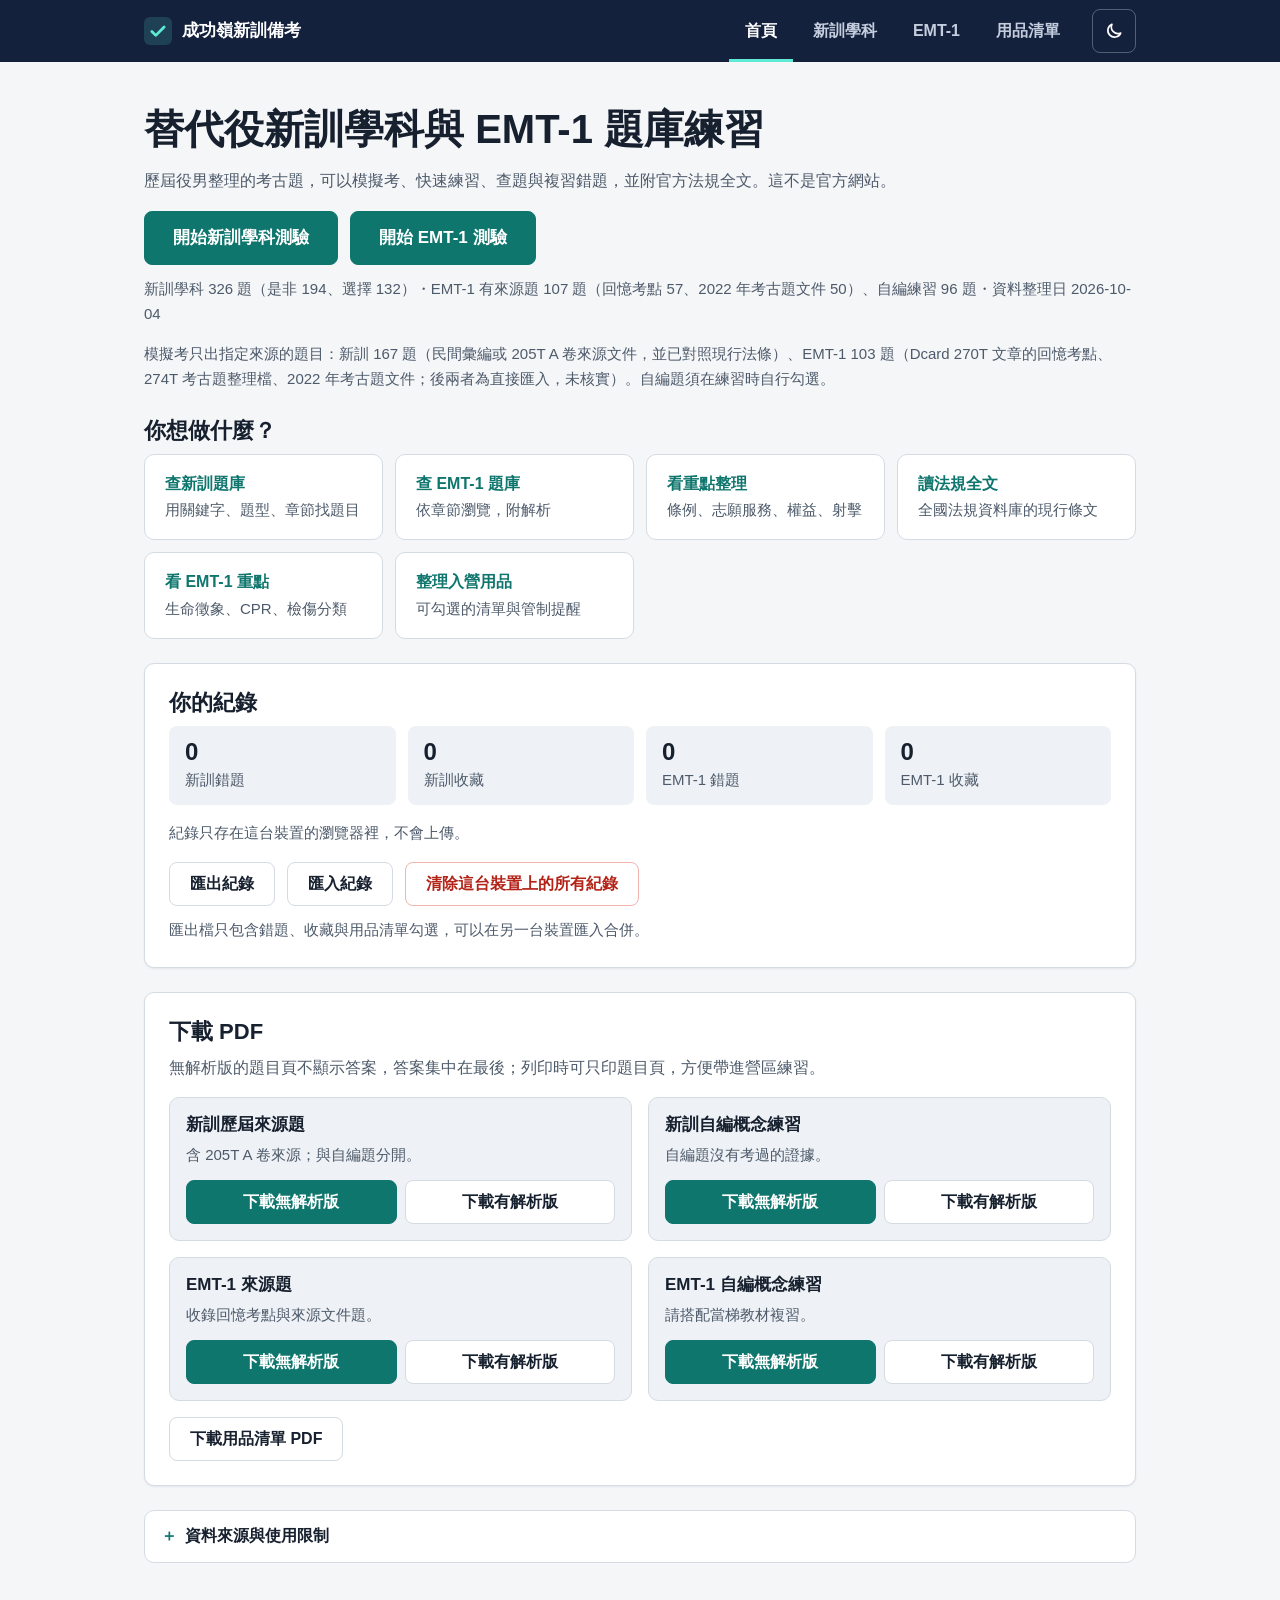
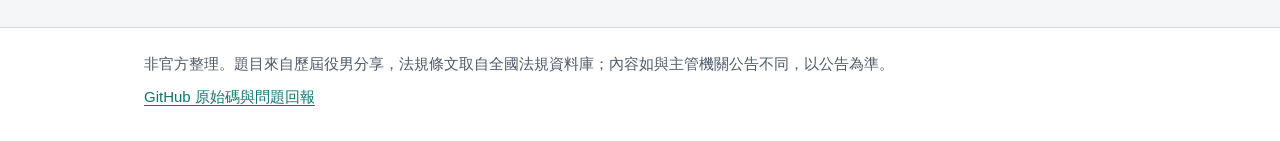
<file: index.html>
<!DOCTYPE html>
<html lang="zh-Hant-TW">
<head>
  <meta charset="UTF-8">
  <meta name="viewport" content="width=device-width, initial-scale=1">
  <title>成功嶺替代役新訓備考｜學科題庫、EMT-1 題庫、法規全文與用品清單</title>
  <meta name="description" content="替代役新訓學科與 EMT-1 題庫練習、模擬考、錯題複習，附全國法規資料庫條文全文與入營用品清單。非官方整理，內容以主管機關公告為準。">
  <meta name="color-scheme" content="light dark">
  <meta name="theme-color" content="#14213d">
  <link rel="icon" href="data:image/svg+xml,%3Csvg xmlns='http://www.w3.org/2000/svg' viewBox='0 0 32 32'%3E%3Crect width='32' height='32' rx='7' fill='%2314213d'/%3E%3Cpath d='M9 16.5l4.5 4.5L23 11.5' fill='none' stroke='%232dd4bf' stroke-width='3.2' stroke-linecap='round' stroke-linejoin='round'/%3E%3C/svg%3E">
  <script>
    // 在首次繪製前套用外觀，避免深色模式閃白
    (function () {
      var saved = null;
      try { saved = localStorage.getItem('sms_theme'); } catch (e) {}
      var dark = saved ? saved === 'dark' : window.matchMedia('(prefers-color-scheme: dark)').matches;
      document.documentElement.dataset.theme = dark ? 'dark' : 'light';
    })();
  </script>
  <link rel="stylesheet" href="css/style.css?v=20261028b">
</head>
<body>
  <a class="skip-link" href="#main">跳到主要內容</a>

  <header class="site-header">
    <div class="wrap header-inner">
      <a class="brand" href="#home">
        <svg class="brand-mark" viewBox="0 0 32 32" aria-hidden="true"><rect width="32" height="32" rx="7" fill="currentColor" opacity=".16"/><path d="M9 16.5l4.5 4.5L23 11.5" fill="none" stroke="currentColor" stroke-width="3.2" stroke-linecap="round" stroke-linejoin="round"/></svg>
        <span>成功嶺新訓備考</span>
      </a>
      <nav class="main-nav" aria-label="主選單">
        <a href="#home" data-nav="home">首頁</a>
        <a href="#quiz" data-nav="recruit">新訓學科</a>
        <a href="#emt" data-nav="emt">EMT-1</a>
        <a href="#checklist" data-nav="checklist">用品清單</a>
      </nav>
      <button type="button" class="icon-btn" id="theme-toggle" data-action="toggle-theme" aria-label="切換深色或淺色外觀">
        <svg class="icon-moon" viewBox="0 0 24 24" aria-hidden="true"><path d="M20 14.5A8 8 0 0 1 9.5 4a8 8 0 1 0 10.5 10.5z" fill="none" stroke="currentColor" stroke-width="2" stroke-linejoin="round"/></svg>
        <svg class="icon-sun" viewBox="0 0 24 24" aria-hidden="true"><circle cx="12" cy="12" r="4" fill="none" stroke="currentColor" stroke-width="2"/><path d="M12 2v3M12 19v3M2 12h3M19 12h3M4.9 4.9l2.1 2.1M17 17l2.1 2.1M4.9 19.1L7 17M17 7l2.1-2.1" stroke="currentColor" stroke-width="2" stroke-linecap="round"/></svg>
      </button>
    </div>
  </header>

  <main id="main" class="wrap" tabindex="-1">
    <noscript><p class="notice notice-warn">這個網站需要啟用 JavaScript 才能練習題目。PDF 可直接在 <a href="pdf/">pdf 資料夾</a>下載。</p></noscript>
    <div id="app"><p class="muted">題庫載入中…</p></div>
  </main>

  <footer class="site-footer">
    <div class="wrap">
      <p>非官方整理。題目來自歷屆役男分享，法規條文取自全國法規資料庫；內容如與主管機關公告不同，以公告為準。</p>
      <p><a href="https://github.com/Lee200202/SMS-Exam-Prep" target="_blank" rel="noopener noreferrer">GitHub 原始碼與問題回報</a></p>
    </div>
  </footer>

  <dialog id="dialog" aria-labelledby="dialog-title">
    <form method="dialog">
      <h2 id="dialog-title"></h2>
      <div id="dialog-body"></div>
      <div id="dialog-actions" class="dialog-actions"></div>
    </form>
  </dialog>
  <div id="toast" class="toast" role="status" aria-live="polite"></div>

  <script src="data/data_bundle.js?v=20261028b"></script>
  <script src="js/app.js?v=20261028b"></script>
</body>
</html>
</file>
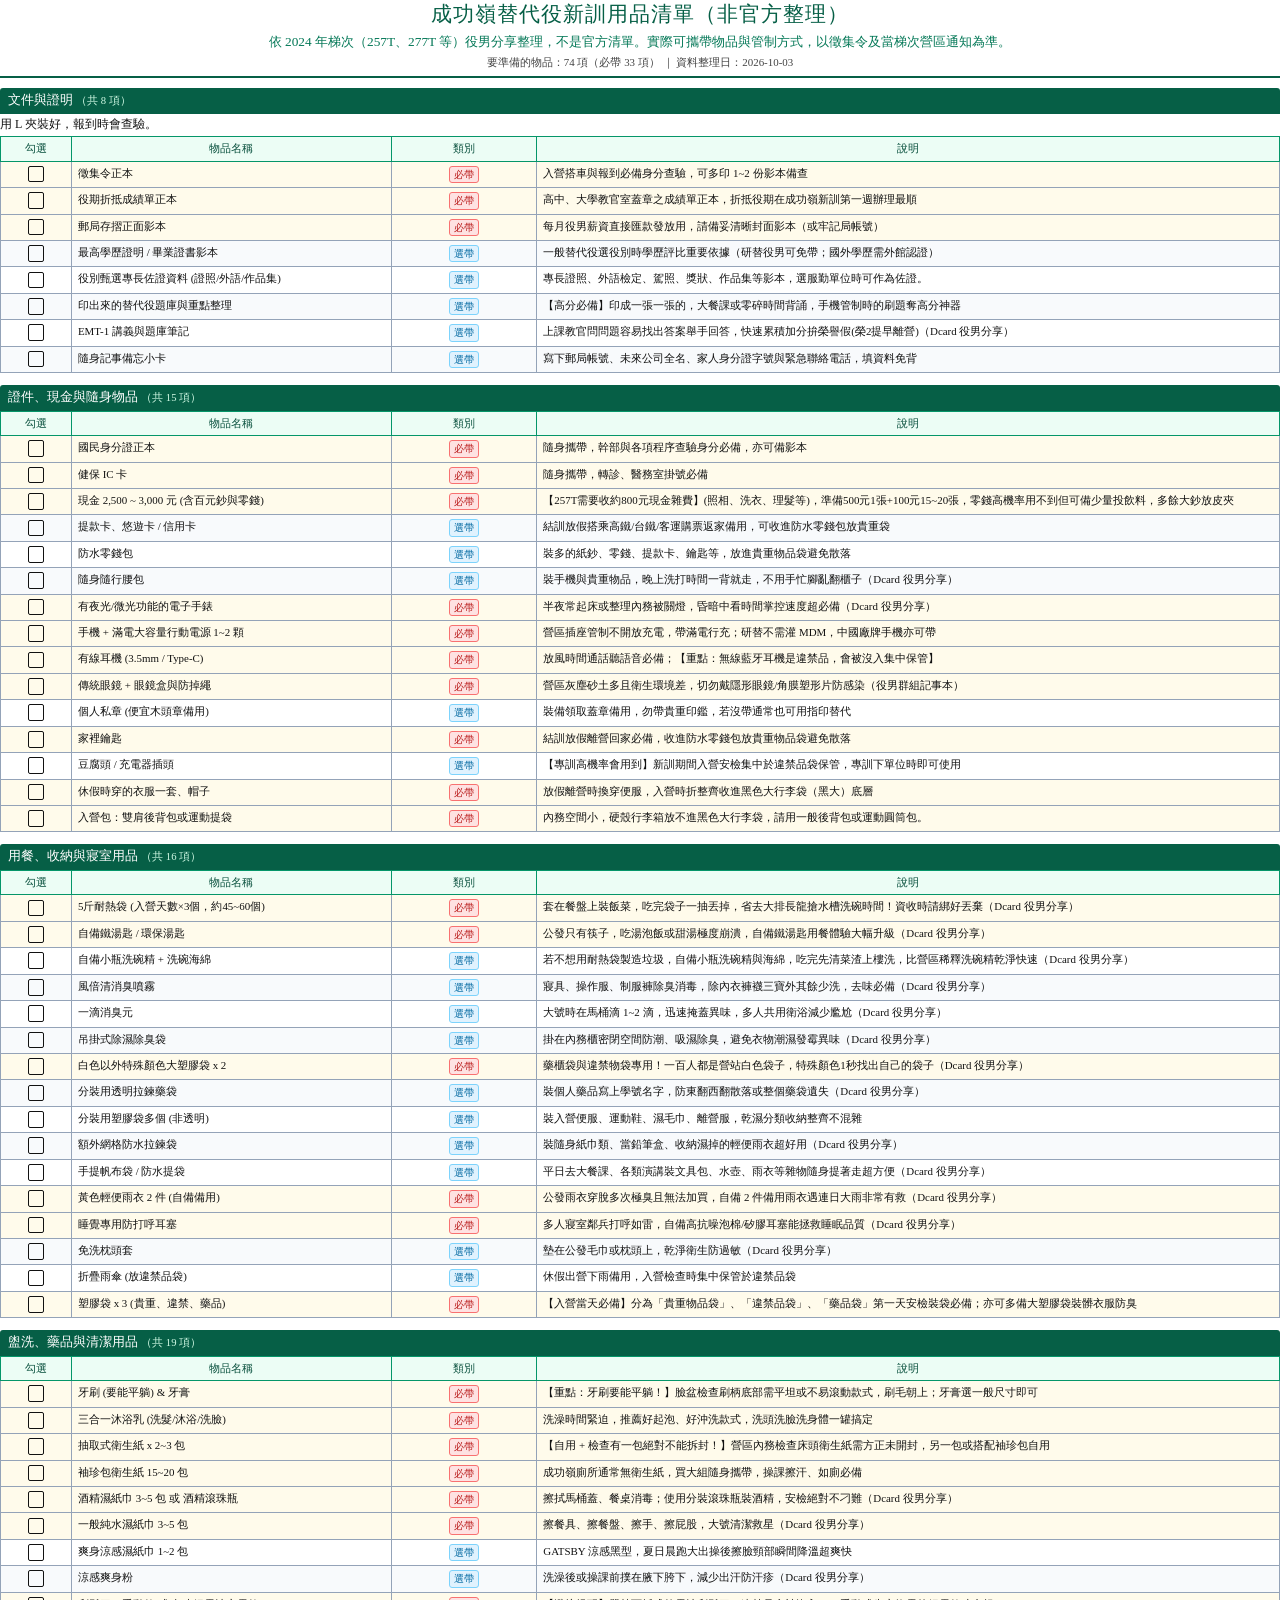
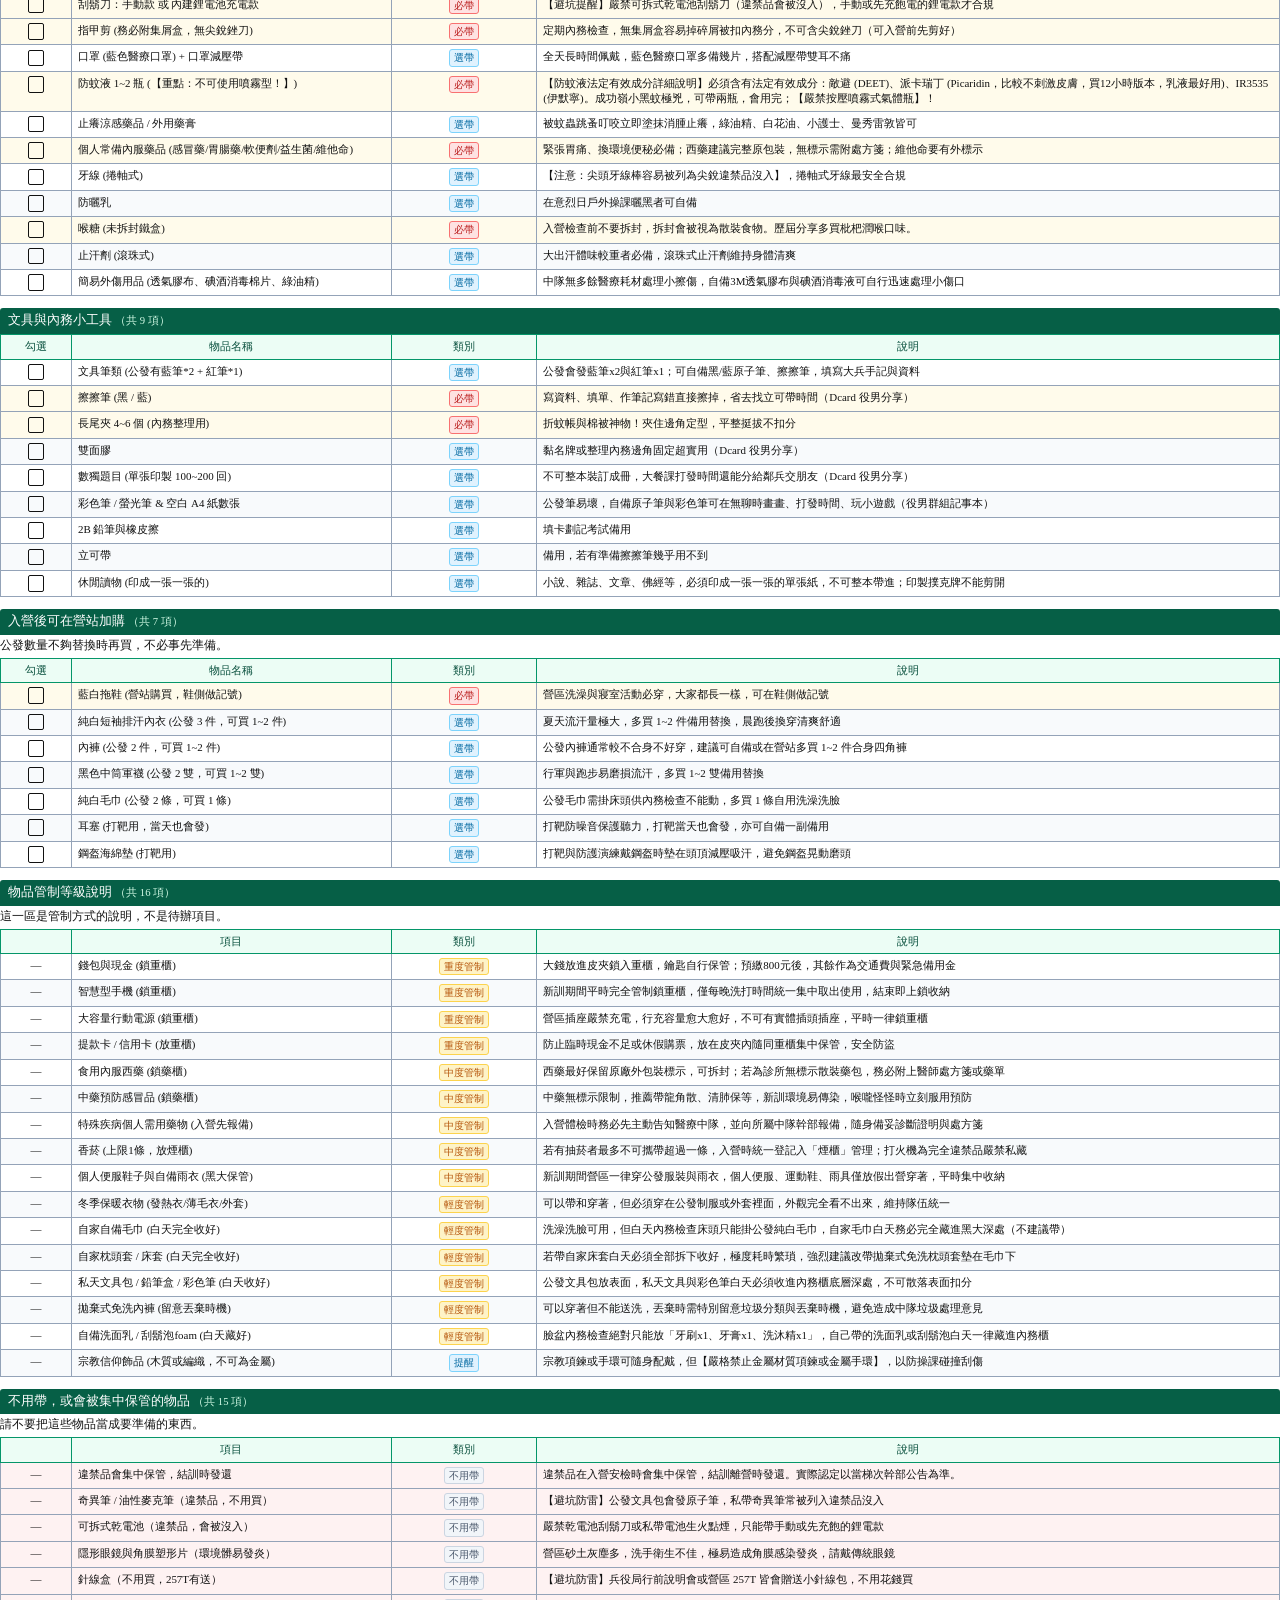
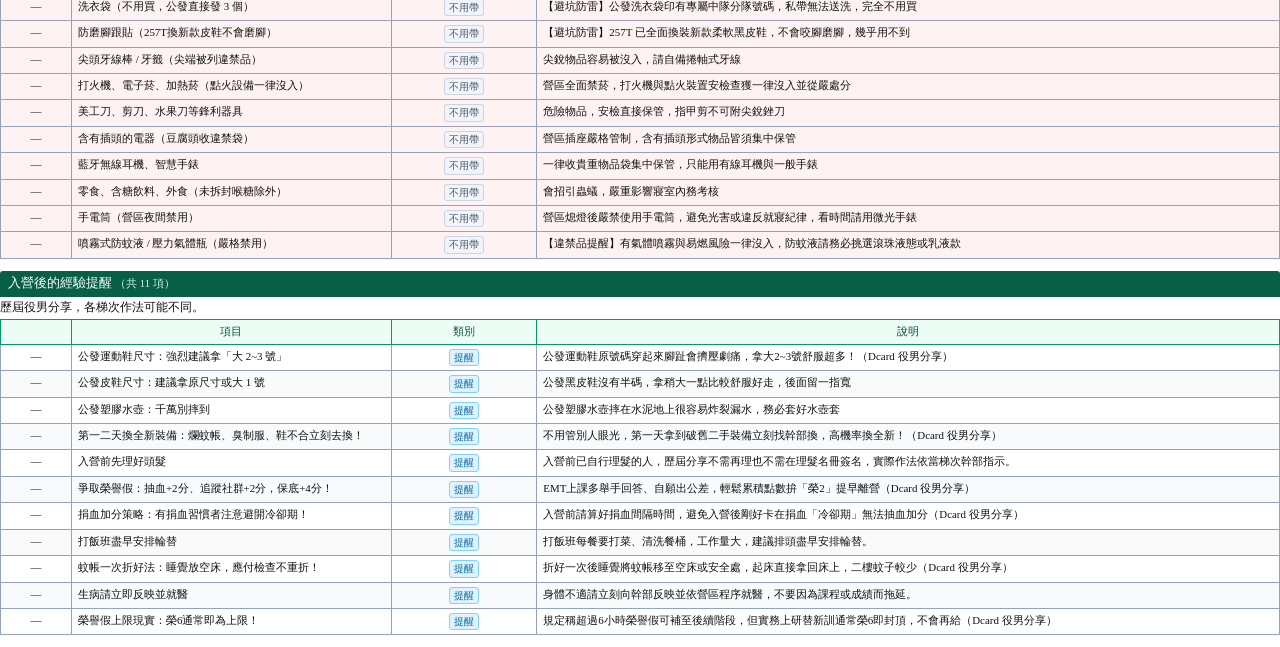
<file: pdf/checklist_biaukai.html>
<!DOCTYPE html>
<html lang="zh-TW">
<head>
<meta charset="utf-8">
<title>成功嶺替代役新訓用品清單</title>
<style>
  @page {
    size: A4 portrait;
    margin: 12mm 10mm 15mm 10mm;
    @bottom-right {
      content: "第 " counter(page) " 頁，共 " counter(pages) " 頁";
      font-family: "DFKai-SB", "標楷體", "BiauKai", "KaiTi", serif;
      font-size: 8.5pt;
      color: #555;
    }
    @bottom-left {
      content: "成功嶺替代役新訓用品清單 ｜ 歷屆役男分享整理，非官方清單";
      font-family: "DFKai-SB", "標楷體", "BiauKai", "KaiTi", serif;
      font-size: 8.5pt;
      color: #555;
    }
  }

  body {
    font-family: "DFKai-SB", "標楷體", "BiauKai", "KaiTi", "Times New Roman", serif;
    font-size: 8.8pt;
    line-height: 1.4;
    color: #111;
    margin: 0;
    padding: 0;
  }

  /* Document Header */
  .doc-header {
    text-align: center;
    border-bottom: 2px solid #065f46;
    padding-bottom: 6px;
    margin-bottom: 10px;
  }
  .doc-title {
    font-size: 16pt;
    font-weight: normal;
    color: #065f46;
    letter-spacing: 1px;
    margin: 0 0 3px 0;
  }
  .doc-subtitle {
    font-size: 10pt;
    font-weight: normal;
    color: #047857;
    margin: 0 0 3px 0;
  }
  .doc-meta {
    font-size: 8.2pt;
    color: #444;
  }

  /* Category Section */
  .cat-section {
    margin-bottom: 12px;
    page-break-inside: auto;
  }
  .cat-title {
    background-color: #065f46;
    color: #ffffff;
    font-size: 9.5pt;
    font-weight: normal;
    padding: 4px 8px;
    border-radius: 3px 3px 0 0;
    margin-top: 8px;
  }
  .cat-count {
    font-size: 8pt;
    font-weight: normal;
    color: #d1fae5;
  }

  /* Table Style */
  table.item-table {
    width: 100%;
    border-collapse: collapse;
    table-layout: fixed;
    margin-bottom: 4px;
    page-break-inside: auto;
  }
  thead {
    display: table-header-group;
  }
  tr {
    page-break-inside: avoid;
    page-break-after: auto;
  }
  th {
    background-color: #ecfdf5;
    color: #064e3b;
    border: 1px solid #059669;
    padding: 4px 4px;
    font-size: 8.2pt;
    font-weight: normal;
    text-align: center;
  }
  td {
    border: 1px solid #94a3b8;
    padding: 4px 6px;
    vertical-align: top;
    font-size: 8.2pt;
    word-break: break-word;
  }
  tr:nth-child(even) {
    background-color: #f8fafc;
  }

  /* Row Highlights */
  tr.row-must {
    background-color: #fffbeb;
  }
  tr.row-danger {
    background-color: #fef2f2;
  }

  /* Column Widths */
  .col-check { width: 5%; }
  .col-name { width: 25%; }
  .col-attr { width: 11%; }
  .col-tip { width: 59%; }

  .text-center { text-align: center; }

  /* Checkbox Box */
  strong, b, th { font-weight: normal; }
  .checkbox-box {
    display: inline-block;
    width: 11pt;
    height: 11pt;
    border: 1.2pt solid #111;
    border-radius: 1.5pt;
    vertical-align: middle;
  }

  /* Badges */
  .badge {
    display: inline-block;
    padding: 1px 4px;
    border-radius: 3px;
    font-size: 7.2pt;
    font-weight: normal;
    white-space: nowrap;
  }
  .badge-must {
    background-color: #fee2e2;
    color: #b91c1c;
    border: 1px solid #f87171;
  }
  .badge-rec {
    background-color: #e0f2fe;
    color: #0369a1;
    border: 1px solid #7dd3fc;
  }
  .badge-control {
    background-color: #fef3c7;
    color: #b45309;
    border: 1px solid #fcd34d;
  }
  .badge-danger {
    background-color: #f1f5f9;
    color: #475569;
    border: 1px solid #cbd5e1;
  }
</style>
</head>
<body>

  <!-- Header -->
  <div class="doc-header">
    <div class="doc-title">成功嶺替代役新訓用品清單（非官方整理）</div>
    <div class="doc-subtitle">依 2024 年梯次（257T、277T 等）役男分享整理，不是官方清單。實際可攜帶物品與管制方式，以徵集令及當梯次營區通知為準。</div>
    <div class="doc-meta">
      要準備的物品：74 項（必帶 33 項） ｜ 資料整理日：2026-10-03
    </div>
  </div>

  <!-- Sections -->
  
    <div class="cat-section">
      <div class="cat-title">文件與證明 <span class="cat-count">（共 8 項）</span></div>
      <div style="font-size:9pt;margin:2px 0 4px">用 L 夾裝好，報到時會查驗。</div>
      <table class="item-table">
        <thead>
          <tr>
            <th class="col-check">勾選</th>
            <th class="col-name">物品名稱</th>
            <th class="col-attr">類別</th>
            <th class="col-tip">說明</th>
          </tr>
        </thead>
        <tbody>
          
        <tr class="row-must">
          <td class="col-check text-center"><span class="checkbox-box"></span></td>
          <td class="col-name"><strong>徵集令正本</strong></td>
          <td class="col-attr text-center"><span class="badge badge-must">必帶</span></td>
          <td class="col-tip">入營搭車與報到必備身分查驗，可多印 1~2 份影本備查</td>
        </tr>
        
        <tr class="row-must">
          <td class="col-check text-center"><span class="checkbox-box"></span></td>
          <td class="col-name"><strong>役期折抵成績單正本</strong></td>
          <td class="col-attr text-center"><span class="badge badge-must">必帶</span></td>
          <td class="col-tip">高中、大學教官室蓋章之成績單正本，折抵役期在成功嶺新訓第一週辦理最順</td>
        </tr>
        
        <tr class="row-must">
          <td class="col-check text-center"><span class="checkbox-box"></span></td>
          <td class="col-name"><strong>郵局存摺正面影本</strong></td>
          <td class="col-attr text-center"><span class="badge badge-must">必帶</span></td>
          <td class="col-tip">每月役男薪資直接匯款發放用，請備妥清晰封面影本（或牢記局帳號）</td>
        </tr>
        
        <tr class="row-rec">
          <td class="col-check text-center"><span class="checkbox-box"></span></td>
          <td class="col-name"><strong>最高學歷證明 / 畢業證書影本</strong></td>
          <td class="col-attr text-center"><span class="badge badge-rec">選帶</span></td>
          <td class="col-tip">一般替代役選役別時學歷評比重要依據（研替役男可免帶；國外學歷需外館認證）</td>
        </tr>
        
        <tr class="row-rec">
          <td class="col-check text-center"><span class="checkbox-box"></span></td>
          <td class="col-name"><strong>役別甄選專長佐證資料 (證照/外語/作品集)</strong></td>
          <td class="col-attr text-center"><span class="badge badge-rec">選帶</span></td>
          <td class="col-tip">專長證照、外語檢定、駕照、獎狀、作品集等影本，選服勤單位時可作為佐證。</td>
        </tr>
        
        <tr class="row-rec">
          <td class="col-check text-center"><span class="checkbox-box"></span></td>
          <td class="col-name"><strong>印出來的替代役題庫與重點整理</strong></td>
          <td class="col-attr text-center"><span class="badge badge-rec">選帶</span></td>
          <td class="col-tip">【高分必備】印成一張一張的，大餐課或零碎時間背誦，手機管制時的刷題奪高分神器</td>
        </tr>
        
        <tr class="row-rec">
          <td class="col-check text-center"><span class="checkbox-box"></span></td>
          <td class="col-name"><strong>EMT-1 講義與題庫筆記</strong></td>
          <td class="col-attr text-center"><span class="badge badge-rec">選帶</span></td>
          <td class="col-tip">上課教官問問題容易找出答案舉手回答，快速累積加分拚榮譽假(榮2提早離營)（Dcard 役男分享）</td>
        </tr>
        
        <tr class="row-rec">
          <td class="col-check text-center"><span class="checkbox-box"></span></td>
          <td class="col-name"><strong>隨身記事備忘小卡</strong></td>
          <td class="col-attr text-center"><span class="badge badge-rec">選帶</span></td>
          <td class="col-tip">寫下郵局帳號、未來公司全名、家人身分證字號與緊急聯絡電話，填資料免背</td>
        </tr>
        
        </tbody>
      </table>
    </div>
    
    <div class="cat-section">
      <div class="cat-title">證件、現金與隨身物品 <span class="cat-count">（共 15 項）</span></div>
      
      <table class="item-table">
        <thead>
          <tr>
            <th class="col-check">勾選</th>
            <th class="col-name">物品名稱</th>
            <th class="col-attr">類別</th>
            <th class="col-tip">說明</th>
          </tr>
        </thead>
        <tbody>
          
        <tr class="row-must">
          <td class="col-check text-center"><span class="checkbox-box"></span></td>
          <td class="col-name"><strong>國民身分證正本</strong></td>
          <td class="col-attr text-center"><span class="badge badge-must">必帶</span></td>
          <td class="col-tip">隨身攜帶，幹部與各項程序查驗身分必備，亦可備影本</td>
        </tr>
        
        <tr class="row-must">
          <td class="col-check text-center"><span class="checkbox-box"></span></td>
          <td class="col-name"><strong>健保 IC 卡</strong></td>
          <td class="col-attr text-center"><span class="badge badge-must">必帶</span></td>
          <td class="col-tip">隨身攜帶，轉診、醫務室掛號必備</td>
        </tr>
        
        <tr class="row-must">
          <td class="col-check text-center"><span class="checkbox-box"></span></td>
          <td class="col-name"><strong>現金 2,500 ~ 3,000 元 (含百元鈔與零錢)</strong></td>
          <td class="col-attr text-center"><span class="badge badge-must">必帶</span></td>
          <td class="col-tip">【257T需要收約800元現金雜費】(照相、洗衣、理髮等)，準備500元1張+100元15~20張，零錢高機率用不到但可備少量投飲料，多餘大鈔放皮夾</td>
        </tr>
        
        <tr class="row-rec">
          <td class="col-check text-center"><span class="checkbox-box"></span></td>
          <td class="col-name"><strong>提款卡、悠遊卡 / 信用卡</strong></td>
          <td class="col-attr text-center"><span class="badge badge-rec">選帶</span></td>
          <td class="col-tip">結訓放假搭乘高鐵/台鐵/客運購票返家備用，可收進防水零錢包放貴重袋</td>
        </tr>
        
        <tr class="row-rec">
          <td class="col-check text-center"><span class="checkbox-box"></span></td>
          <td class="col-name"><strong>防水零錢包</strong></td>
          <td class="col-attr text-center"><span class="badge badge-rec">選帶</span></td>
          <td class="col-tip">裝多的紙鈔、零錢、提款卡、鑰匙等，放進貴重物品袋避免散落</td>
        </tr>
        
        <tr class="row-rec">
          <td class="col-check text-center"><span class="checkbox-box"></span></td>
          <td class="col-name"><strong>隨身隨行腰包</strong></td>
          <td class="col-attr text-center"><span class="badge badge-rec">選帶</span></td>
          <td class="col-tip">裝手機與貴重物品，晚上洗打時間一背就走，不用手忙腳亂翻櫃子（Dcard 役男分享）</td>
        </tr>
        
        <tr class="row-must">
          <td class="col-check text-center"><span class="checkbox-box"></span></td>
          <td class="col-name"><strong>有夜光/微光功能的電子手錶</strong></td>
          <td class="col-attr text-center"><span class="badge badge-must">必帶</span></td>
          <td class="col-tip">半夜常起床或整理內務被關燈，昏暗中看時間掌控速度超必備（Dcard 役男分享）</td>
        </tr>
        
        <tr class="row-must">
          <td class="col-check text-center"><span class="checkbox-box"></span></td>
          <td class="col-name"><strong>手機 + 滿電大容量行動電源 1~2 顆</strong></td>
          <td class="col-attr text-center"><span class="badge badge-must">必帶</span></td>
          <td class="col-tip">營區插座管制不開放充電，帶滿電行充；研替不需灌 MDM，中國廠牌手機亦可帶</td>
        </tr>
        
        <tr class="row-must">
          <td class="col-check text-center"><span class="checkbox-box"></span></td>
          <td class="col-name"><strong>有線耳機 (3.5mm / Type-C)</strong></td>
          <td class="col-attr text-center"><span class="badge badge-must">必帶</span></td>
          <td class="col-tip">放風時間通話聽語音必備；【重點：無線藍牙耳機是違禁品，會被沒入集中保管】</td>
        </tr>
        
        <tr class="row-must">
          <td class="col-check text-center"><span class="checkbox-box"></span></td>
          <td class="col-name"><strong>傳統眼鏡 + 眼鏡盒與防掉繩</strong></td>
          <td class="col-attr text-center"><span class="badge badge-must">必帶</span></td>
          <td class="col-tip">營區灰塵砂土多且衛生環境差，切勿戴隱形眼鏡/角膜塑形片防感染（役男群組記事本）</td>
        </tr>
        
        <tr class="row-rec">
          <td class="col-check text-center"><span class="checkbox-box"></span></td>
          <td class="col-name"><strong>個人私章 (便宜木頭章備用)</strong></td>
          <td class="col-attr text-center"><span class="badge badge-rec">選帶</span></td>
          <td class="col-tip">裝備領取蓋章備用，勿帶貴重印鑑，若沒帶通常也可用指印替代</td>
        </tr>
        
        <tr class="row-must">
          <td class="col-check text-center"><span class="checkbox-box"></span></td>
          <td class="col-name"><strong>家裡鑰匙</strong></td>
          <td class="col-attr text-center"><span class="badge badge-must">必帶</span></td>
          <td class="col-tip">結訓放假離營回家必備，收進防水零錢包放貴重物品袋避免散落</td>
        </tr>
        
        <tr class="row-rec">
          <td class="col-check text-center"><span class="checkbox-box"></span></td>
          <td class="col-name"><strong>豆腐頭 / 充電器插頭</strong></td>
          <td class="col-attr text-center"><span class="badge badge-rec">選帶</span></td>
          <td class="col-tip">【專訓高機率會用到】新訓期間入營安檢集中於違禁品袋保管，專訓下單位時即可使用</td>
        </tr>
        
        <tr class="row-must">
          <td class="col-check text-center"><span class="checkbox-box"></span></td>
          <td class="col-name"><strong>休假時穿的衣服一套、帽子</strong></td>
          <td class="col-attr text-center"><span class="badge badge-must">必帶</span></td>
          <td class="col-tip">放假離營時換穿便服，入營時折整齊收進黑色大行李袋（黑大）底層</td>
        </tr>
        
        <tr class="row-must">
          <td class="col-check text-center"><span class="checkbox-box"></span></td>
          <td class="col-name"><strong>入營包：雙肩後背包或運動提袋</strong></td>
          <td class="col-attr text-center"><span class="badge badge-must">必帶</span></td>
          <td class="col-tip">內務空間小，硬殼行李箱放不進黑色大行李袋，請用一般後背包或運動圓筒包。</td>
        </tr>
        
        </tbody>
      </table>
    </div>
    
    <div class="cat-section">
      <div class="cat-title">用餐、收納與寢室用品 <span class="cat-count">（共 16 項）</span></div>
      
      <table class="item-table">
        <thead>
          <tr>
            <th class="col-check">勾選</th>
            <th class="col-name">物品名稱</th>
            <th class="col-attr">類別</th>
            <th class="col-tip">說明</th>
          </tr>
        </thead>
        <tbody>
          
        <tr class="row-must">
          <td class="col-check text-center"><span class="checkbox-box"></span></td>
          <td class="col-name"><strong>5斤耐熱袋 (入營天數×3個，約45~60個)</strong></td>
          <td class="col-attr text-center"><span class="badge badge-must">必帶</span></td>
          <td class="col-tip">套在餐盤上裝飯菜，吃完袋子一抽丟掉，省去大排長龍搶水槽洗碗時間！資收時請綁好丟棄（Dcard 役男分享）</td>
        </tr>
        
        <tr class="row-must">
          <td class="col-check text-center"><span class="checkbox-box"></span></td>
          <td class="col-name"><strong>自備鐵湯匙 / 環保湯匙</strong></td>
          <td class="col-attr text-center"><span class="badge badge-must">必帶</span></td>
          <td class="col-tip">公發只有筷子，吃湯泡飯或甜湯極度崩潰，自備鐵湯匙用餐體驗大幅升級（Dcard 役男分享）</td>
        </tr>
        
        <tr class="row-rec">
          <td class="col-check text-center"><span class="checkbox-box"></span></td>
          <td class="col-name"><strong>自備小瓶洗碗精 + 洗碗海綿</strong></td>
          <td class="col-attr text-center"><span class="badge badge-rec">選帶</span></td>
          <td class="col-tip">若不想用耐熱袋製造垃圾，自備小瓶洗碗精與海綿，吃完先清菜渣上樓洗，比營區稀釋洗碗精乾淨快速（Dcard 役男分享）</td>
        </tr>
        
        <tr class="row-rec">
          <td class="col-check text-center"><span class="checkbox-box"></span></td>
          <td class="col-name"><strong>風倍清消臭噴霧</strong></td>
          <td class="col-attr text-center"><span class="badge badge-rec">選帶</span></td>
          <td class="col-tip">寢具、操作服、制服褲除臭消毒，除內衣褲襪三寶外其餘少洗，去味必備（Dcard 役男分享）</td>
        </tr>
        
        <tr class="row-rec">
          <td class="col-check text-center"><span class="checkbox-box"></span></td>
          <td class="col-name"><strong>一滴消臭元</strong></td>
          <td class="col-attr text-center"><span class="badge badge-rec">選帶</span></td>
          <td class="col-tip">大號時在馬桶滴 1~2 滴，迅速掩蓋異味，多人共用衛浴減少尷尬（Dcard 役男分享）</td>
        </tr>
        
        <tr class="row-rec">
          <td class="col-check text-center"><span class="checkbox-box"></span></td>
          <td class="col-name"><strong>吊掛式除濕除臭袋</strong></td>
          <td class="col-attr text-center"><span class="badge badge-rec">選帶</span></td>
          <td class="col-tip">掛在內務櫃密閉空間防潮、吸濕除臭，避免衣物潮濕發霉異味（Dcard 役男分享）</td>
        </tr>
        
        <tr class="row-must">
          <td class="col-check text-center"><span class="checkbox-box"></span></td>
          <td class="col-name"><strong>白色以外特殊顏色大塑膠袋 x 2</strong></td>
          <td class="col-attr text-center"><span class="badge badge-must">必帶</span></td>
          <td class="col-tip">藥櫃袋與違禁物袋專用！一百人都是營站白色袋子，特殊顏色1秒找出自己的袋子（Dcard 役男分享）</td>
        </tr>
        
        <tr class="row-rec">
          <td class="col-check text-center"><span class="checkbox-box"></span></td>
          <td class="col-name"><strong>分裝用透明拉鍊藥袋</strong></td>
          <td class="col-attr text-center"><span class="badge badge-rec">選帶</span></td>
          <td class="col-tip">裝個人藥品寫上學號名字，防東翻西翻散落或整個藥袋遺失（Dcard 役男分享）</td>
        </tr>
        
        <tr class="row-rec">
          <td class="col-check text-center"><span class="checkbox-box"></span></td>
          <td class="col-name"><strong>分裝用塑膠袋多個 (非透明)</strong></td>
          <td class="col-attr text-center"><span class="badge badge-rec">選帶</span></td>
          <td class="col-tip">裝入營便服、運動鞋、濕毛巾、離營服，乾濕分類收納整齊不混雜</td>
        </tr>
        
        <tr class="row-rec">
          <td class="col-check text-center"><span class="checkbox-box"></span></td>
          <td class="col-name"><strong>額外網格防水拉鍊袋</strong></td>
          <td class="col-attr text-center"><span class="badge badge-rec">選帶</span></td>
          <td class="col-tip">裝隨身紙巾類、當鉛筆盒、收納濕掉的輕便雨衣超好用（Dcard 役男分享）</td>
        </tr>
        
        <tr class="row-rec">
          <td class="col-check text-center"><span class="checkbox-box"></span></td>
          <td class="col-name"><strong>手提帆布袋 / 防水提袋</strong></td>
          <td class="col-attr text-center"><span class="badge badge-rec">選帶</span></td>
          <td class="col-tip">平日去大餐課、各類演講裝文具包、水壺、雨衣等雜物隨身提著走超方便（Dcard 役男分享）</td>
        </tr>
        
        <tr class="row-must">
          <td class="col-check text-center"><span class="checkbox-box"></span></td>
          <td class="col-name"><strong>黃色輕便雨衣 2 件 (自備備用)</strong></td>
          <td class="col-attr text-center"><span class="badge badge-must">必帶</span></td>
          <td class="col-tip">公發雨衣穿脫多次極臭且無法加買，自備 2 件備用雨衣遇連日大雨非常有救（Dcard 役男分享）</td>
        </tr>
        
        <tr class="row-must">
          <td class="col-check text-center"><span class="checkbox-box"></span></td>
          <td class="col-name"><strong>睡覺專用防打呼耳塞</strong></td>
          <td class="col-attr text-center"><span class="badge badge-must">必帶</span></td>
          <td class="col-tip">多人寢室鄰兵打呼如雷，自備高抗噪泡棉/矽膠耳塞能拯救睡眠品質（Dcard 役男分享）</td>
        </tr>
        
        <tr class="row-rec">
          <td class="col-check text-center"><span class="checkbox-box"></span></td>
          <td class="col-name"><strong>免洗枕頭套</strong></td>
          <td class="col-attr text-center"><span class="badge badge-rec">選帶</span></td>
          <td class="col-tip">墊在公發毛巾或枕頭上，乾淨衛生防過敏（Dcard 役男分享）</td>
        </tr>
        
        <tr class="row-rec">
          <td class="col-check text-center"><span class="checkbox-box"></span></td>
          <td class="col-name"><strong>折疊雨傘 (放違禁品袋)</strong></td>
          <td class="col-attr text-center"><span class="badge badge-rec">選帶</span></td>
          <td class="col-tip">休假出營下雨備用，入營檢查時集中保管於違禁品袋</td>
        </tr>
        
        <tr class="row-must">
          <td class="col-check text-center"><span class="checkbox-box"></span></td>
          <td class="col-name"><strong>塑膠袋 x 3 (貴重、違禁、藥品)</strong></td>
          <td class="col-attr text-center"><span class="badge badge-must">必帶</span></td>
          <td class="col-tip">【入營當天必備】分為「貴重物品袋」、「違禁品袋」、「藥品袋」第一天安檢裝袋必備；亦可多備大塑膠袋裝髒衣服防臭</td>
        </tr>
        
        </tbody>
      </table>
    </div>
    
    <div class="cat-section">
      <div class="cat-title">盥洗、藥品與清潔用品 <span class="cat-count">（共 19 項）</span></div>
      
      <table class="item-table">
        <thead>
          <tr>
            <th class="col-check">勾選</th>
            <th class="col-name">物品名稱</th>
            <th class="col-attr">類別</th>
            <th class="col-tip">說明</th>
          </tr>
        </thead>
        <tbody>
          
        <tr class="row-must">
          <td class="col-check text-center"><span class="checkbox-box"></span></td>
          <td class="col-name"><strong>牙刷 (要能平躺) & 牙膏</strong></td>
          <td class="col-attr text-center"><span class="badge badge-must">必帶</span></td>
          <td class="col-tip">【重點：牙刷要能平躺！】臉盆檢查刷柄底部需平坦或不易滾動款式，刷毛朝上；牙膏選一般尺寸即可</td>
        </tr>
        
        <tr class="row-must">
          <td class="col-check text-center"><span class="checkbox-box"></span></td>
          <td class="col-name"><strong>三合一沐浴乳 (洗髮/沐浴/洗臉)</strong></td>
          <td class="col-attr text-center"><span class="badge badge-must">必帶</span></td>
          <td class="col-tip">洗澡時間緊迫，推薦好起泡、好沖洗款式，洗頭洗臉洗身體一罐搞定</td>
        </tr>
        
        <tr class="row-must">
          <td class="col-check text-center"><span class="checkbox-box"></span></td>
          <td class="col-name"><strong>抽取式衛生紙 x 2~3 包</strong></td>
          <td class="col-attr text-center"><span class="badge badge-must">必帶</span></td>
          <td class="col-tip">【自用 + 檢查有一包絕對不能拆封！】營區內務檢查床頭衛生紙需方正未開封，另一包或搭配袖珍包自用</td>
        </tr>
        
        <tr class="row-must">
          <td class="col-check text-center"><span class="checkbox-box"></span></td>
          <td class="col-name"><strong>袖珍包衛生紙 15~20 包</strong></td>
          <td class="col-attr text-center"><span class="badge badge-must">必帶</span></td>
          <td class="col-tip">成功嶺廁所通常無衛生紙，買大組隨身攜帶，操課擦汗、如廁必備</td>
        </tr>
        
        <tr class="row-must">
          <td class="col-check text-center"><span class="checkbox-box"></span></td>
          <td class="col-name"><strong>酒精濕紙巾 3~5 包 或 酒精滾珠瓶</strong></td>
          <td class="col-attr text-center"><span class="badge badge-must">必帶</span></td>
          <td class="col-tip">擦拭馬桶蓋、餐桌消毒；使用分裝滾珠瓶裝酒精，安檢絕對不刁難（Dcard 役男分享）</td>
        </tr>
        
        <tr class="row-must">
          <td class="col-check text-center"><span class="checkbox-box"></span></td>
          <td class="col-name"><strong>一般純水濕紙巾 3~5 包</strong></td>
          <td class="col-attr text-center"><span class="badge badge-must">必帶</span></td>
          <td class="col-tip">擦餐具、擦餐盤、擦手、擦屁股，大號清潔救星（Dcard 役男分享）</td>
        </tr>
        
        <tr class="row-rec">
          <td class="col-check text-center"><span class="checkbox-box"></span></td>
          <td class="col-name"><strong>爽身涼感濕紙巾 1~2 包</strong></td>
          <td class="col-attr text-center"><span class="badge badge-rec">選帶</span></td>
          <td class="col-tip">GATSBY 涼感黑型，夏日晨跑大出操後擦臉頸部瞬間降溫超爽快</td>
        </tr>
        
        <tr class="row-rec">
          <td class="col-check text-center"><span class="checkbox-box"></span></td>
          <td class="col-name"><strong>涼感爽身粉</strong></td>
          <td class="col-attr text-center"><span class="badge badge-rec">選帶</span></td>
          <td class="col-tip">洗澡後或操課前撲在腋下胯下，減少出汗防汗疹（Dcard 役男分享）</td>
        </tr>
        
        <tr class="row-must">
          <td class="col-check text-center"><span class="checkbox-box"></span></td>
          <td class="col-name"><strong>刮鬍刀：手動款 或 內建鋰電池充電款</strong></td>
          <td class="col-attr text-center"><span class="badge badge-must">必帶</span></td>
          <td class="col-tip">【避坑提醒】嚴禁可拆式乾電池刮鬍刀（違禁品會被沒入），手動或先充飽電的鋰電款才合規</td>
        </tr>
        
        <tr class="row-must">
          <td class="col-check text-center"><span class="checkbox-box"></span></td>
          <td class="col-name"><strong>指甲剪 (務必附集屑盒，無尖銳銼刀)</strong></td>
          <td class="col-attr text-center"><span class="badge badge-must">必帶</span></td>
          <td class="col-tip">定期內務檢查，無集屑盒容易掉碎屑被扣內務分，不可含尖銳銼刀（可入營前先剪好）</td>
        </tr>
        
        <tr class="row-rec">
          <td class="col-check text-center"><span class="checkbox-box"></span></td>
          <td class="col-name"><strong>口罩 (藍色醫療口罩) + 口罩減壓帶</strong></td>
          <td class="col-attr text-center"><span class="badge badge-rec">選帶</span></td>
          <td class="col-tip">全天長時間佩戴，藍色醫療口罩多備幾片，搭配減壓帶雙耳不痛</td>
        </tr>
        
        <tr class="row-must">
          <td class="col-check text-center"><span class="checkbox-box"></span></td>
          <td class="col-name"><strong>防蚊液 1~2 瓶 (【重點：不可使用噴霧型！】)</strong></td>
          <td class="col-attr text-center"><span class="badge badge-must">必帶</span></td>
          <td class="col-tip">【防蚊液法定有效成分詳細說明】必須含有法定有效成分：敵避 (DEET)、派卡瑞丁 (Picaridin，比較不刺激皮膚，買12小時版本，乳液最好用)、IR3535 (伊默寧)。成功嶺小黑蚊極兇，可帶兩瓶，會用完；【嚴禁按壓噴霧式氣體瓶】！</td>
        </tr>
        
        <tr class="row-rec">
          <td class="col-check text-center"><span class="checkbox-box"></span></td>
          <td class="col-name"><strong>止癢涼感藥品 / 外用藥膏</strong></td>
          <td class="col-attr text-center"><span class="badge badge-rec">選帶</span></td>
          <td class="col-tip">被蚊蟲跳蚤叮咬立即塗抹消腫止癢，綠油精、白花油、小護士、曼秀雷敦皆可</td>
        </tr>
        
        <tr class="row-must">
          <td class="col-check text-center"><span class="checkbox-box"></span></td>
          <td class="col-name"><strong>個人常備內服藥品 (感冒藥/胃腸藥/軟便劑/益生菌/維他命)</strong></td>
          <td class="col-attr text-center"><span class="badge badge-must">必帶</span></td>
          <td class="col-tip">緊張胃痛、換環境便秘必備；西藥建議完整原包裝，無標示需附處方箋；維他命要有外標示</td>
        </tr>
        
        <tr class="row-rec">
          <td class="col-check text-center"><span class="checkbox-box"></span></td>
          <td class="col-name"><strong>牙線 (捲軸式)</strong></td>
          <td class="col-attr text-center"><span class="badge badge-rec">選帶</span></td>
          <td class="col-tip">【注意：尖頭牙線棒容易被列為尖銳違禁品沒入】，捲軸式牙線最安全合規</td>
        </tr>
        
        <tr class="row-rec">
          <td class="col-check text-center"><span class="checkbox-box"></span></td>
          <td class="col-name"><strong>防曬乳</strong></td>
          <td class="col-attr text-center"><span class="badge badge-rec">選帶</span></td>
          <td class="col-tip">在意烈日戶外操課曬黑者可自備</td>
        </tr>
        
        <tr class="row-must">
          <td class="col-check text-center"><span class="checkbox-box"></span></td>
          <td class="col-name"><strong>喉糖 (未拆封鐵盒)</strong></td>
          <td class="col-attr text-center"><span class="badge badge-must">必帶</span></td>
          <td class="col-tip">入營檢查前不要拆封，拆封會被視為散裝食物。歷屆分享多買枇杷潤喉口味。</td>
        </tr>
        
        <tr class="row-rec">
          <td class="col-check text-center"><span class="checkbox-box"></span></td>
          <td class="col-name"><strong>止汗劑 (滾珠式)</strong></td>
          <td class="col-attr text-center"><span class="badge badge-rec">選帶</span></td>
          <td class="col-tip">大出汗體味較重者必備，滾珠式止汗劑維持身體清爽</td>
        </tr>
        
        <tr class="row-rec">
          <td class="col-check text-center"><span class="checkbox-box"></span></td>
          <td class="col-name"><strong>簡易外傷用品 (透氣膠布、碘酒消毒棉片、綠油精)</strong></td>
          <td class="col-attr text-center"><span class="badge badge-rec">選帶</span></td>
          <td class="col-tip">中隊無多餘醫療耗材處理小擦傷，自備3M透氣膠布與碘酒消毒液可自行迅速處理小傷口</td>
        </tr>
        
        </tbody>
      </table>
    </div>
    
    <div class="cat-section">
      <div class="cat-title">文具與內務小工具 <span class="cat-count">（共 9 項）</span></div>
      
      <table class="item-table">
        <thead>
          <tr>
            <th class="col-check">勾選</th>
            <th class="col-name">物品名稱</th>
            <th class="col-attr">類別</th>
            <th class="col-tip">說明</th>
          </tr>
        </thead>
        <tbody>
          
        <tr class="row-rec">
          <td class="col-check text-center"><span class="checkbox-box"></span></td>
          <td class="col-name"><strong>文具筆類 (公發有藍筆*2 + 紅筆*1)</strong></td>
          <td class="col-attr text-center"><span class="badge badge-rec">選帶</span></td>
          <td class="col-tip">公發會發藍筆x2與紅筆x1；可自備黑/藍原子筆、擦擦筆，填寫大兵手記與資料</td>
        </tr>
        
        <tr class="row-must">
          <td class="col-check text-center"><span class="checkbox-box"></span></td>
          <td class="col-name"><strong>擦擦筆 (黑 / 藍)</strong></td>
          <td class="col-attr text-center"><span class="badge badge-must">必帶</span></td>
          <td class="col-tip">寫資料、填單、作筆記寫錯直接擦掉，省去找立可帶時間（Dcard 役男分享）</td>
        </tr>
        
        <tr class="row-must">
          <td class="col-check text-center"><span class="checkbox-box"></span></td>
          <td class="col-name"><strong>長尾夾 4~6 個 (內務整理用)</strong></td>
          <td class="col-attr text-center"><span class="badge badge-must">必帶</span></td>
          <td class="col-tip">折蚊帳與棉被神物！夾住邊角定型，平整挺拔不扣分</td>
        </tr>
        
        <tr class="row-rec">
          <td class="col-check text-center"><span class="checkbox-box"></span></td>
          <td class="col-name"><strong>雙面膠</strong></td>
          <td class="col-attr text-center"><span class="badge badge-rec">選帶</span></td>
          <td class="col-tip">黏名牌或整理內務邊角固定超實用（Dcard 役男分享）</td>
        </tr>
        
        <tr class="row-rec">
          <td class="col-check text-center"><span class="checkbox-box"></span></td>
          <td class="col-name"><strong>數獨題目 (單張印製 100~200 回)</strong></td>
          <td class="col-attr text-center"><span class="badge badge-rec">選帶</span></td>
          <td class="col-tip">不可整本裝訂成冊，大餐課打發時間還能分給鄰兵交朋友（Dcard 役男分享）</td>
        </tr>
        
        <tr class="row-rec">
          <td class="col-check text-center"><span class="checkbox-box"></span></td>
          <td class="col-name"><strong>彩色筆 / 螢光筆 & 空白 A4 紙數張</strong></td>
          <td class="col-attr text-center"><span class="badge badge-rec">選帶</span></td>
          <td class="col-tip">公發筆易壞，自備原子筆與彩色筆可在無聊時畫畫、打發時間、玩小遊戲（役男群組記事本）</td>
        </tr>
        
        <tr class="row-rec">
          <td class="col-check text-center"><span class="checkbox-box"></span></td>
          <td class="col-name"><strong>2B 鉛筆與橡皮擦</strong></td>
          <td class="col-attr text-center"><span class="badge badge-rec">選帶</span></td>
          <td class="col-tip">填卡劃記考試備用</td>
        </tr>
        
        <tr class="row-rec">
          <td class="col-check text-center"><span class="checkbox-box"></span></td>
          <td class="col-name"><strong>立可帶</strong></td>
          <td class="col-attr text-center"><span class="badge badge-rec">選帶</span></td>
          <td class="col-tip">備用，若有準備擦擦筆幾乎用不到</td>
        </tr>
        
        <tr class="row-rec">
          <td class="col-check text-center"><span class="checkbox-box"></span></td>
          <td class="col-name"><strong>休閒讀物 (印成一張一張的)</strong></td>
          <td class="col-attr text-center"><span class="badge badge-rec">選帶</span></td>
          <td class="col-tip">小說、雜誌、文章、佛經等，必須印成一張一張的單張紙，不可整本帶進；印製撲克牌不能剪開</td>
        </tr>
        
        </tbody>
      </table>
    </div>
    
    <div class="cat-section">
      <div class="cat-title">入營後可在營站加購 <span class="cat-count">（共 7 項）</span></div>
      <div style="font-size:9pt;margin:2px 0 4px">公發數量不夠替換時再買，不必事先準備。</div>
      <table class="item-table">
        <thead>
          <tr>
            <th class="col-check">勾選</th>
            <th class="col-name">物品名稱</th>
            <th class="col-attr">類別</th>
            <th class="col-tip">說明</th>
          </tr>
        </thead>
        <tbody>
          
        <tr class="row-must">
          <td class="col-check text-center"><span class="checkbox-box"></span></td>
          <td class="col-name"><strong>藍白拖鞋 (營站購買，鞋側做記號)</strong></td>
          <td class="col-attr text-center"><span class="badge badge-must">必帶</span></td>
          <td class="col-tip">營區洗澡與寢室活動必穿，大家都長一樣，可在鞋側做記號</td>
        </tr>
        
        <tr class="row-rec">
          <td class="col-check text-center"><span class="checkbox-box"></span></td>
          <td class="col-name"><strong>純白短袖排汗內衣 (公發 3 件，可買 1~2 件)</strong></td>
          <td class="col-attr text-center"><span class="badge badge-rec">選帶</span></td>
          <td class="col-tip">夏天流汗量極大，多買 1~2 件備用替換，晨跑後換穿清爽舒適</td>
        </tr>
        
        <tr class="row-rec">
          <td class="col-check text-center"><span class="checkbox-box"></span></td>
          <td class="col-name"><strong>內褲 (公發 2 件，可買 1~2 件)</strong></td>
          <td class="col-attr text-center"><span class="badge badge-rec">選帶</span></td>
          <td class="col-tip">公發內褲通常較不合身不好穿，建議可自備或在營站多買 1~2 件合身四角褲</td>
        </tr>
        
        <tr class="row-rec">
          <td class="col-check text-center"><span class="checkbox-box"></span></td>
          <td class="col-name"><strong>黑色中筒軍襪 (公發 2 雙，可買 1~2 雙)</strong></td>
          <td class="col-attr text-center"><span class="badge badge-rec">選帶</span></td>
          <td class="col-tip">行軍與跑步易磨損流汗，多買 1~2 雙備用替換</td>
        </tr>
        
        <tr class="row-rec">
          <td class="col-check text-center"><span class="checkbox-box"></span></td>
          <td class="col-name"><strong>純白毛巾 (公發 2 條，可買 1 條)</strong></td>
          <td class="col-attr text-center"><span class="badge badge-rec">選帶</span></td>
          <td class="col-tip">公發毛巾需掛床頭供內務檢查不能動，多買 1 條自用洗澡洗臉</td>
        </tr>
        
        <tr class="row-rec">
          <td class="col-check text-center"><span class="checkbox-box"></span></td>
          <td class="col-name"><strong>耳塞 (打靶用，當天也會發)</strong></td>
          <td class="col-attr text-center"><span class="badge badge-rec">選帶</span></td>
          <td class="col-tip">打靶防噪音保護聽力，打靶當天也會發，亦可自備一副備用</td>
        </tr>
        
        <tr class="row-rec">
          <td class="col-check text-center"><span class="checkbox-box"></span></td>
          <td class="col-name"><strong>鋼盔海綿墊 (打靶用)</strong></td>
          <td class="col-attr text-center"><span class="badge badge-rec">選帶</span></td>
          <td class="col-tip">打靶與防護演練戴鋼盔時墊在頭頂減壓吸汗，避免鋼盔晃動磨頭</td>
        </tr>
        
        </tbody>
      </table>
    </div>
    
    <div class="cat-section">
      <div class="cat-title">物品管制等級說明 <span class="cat-count">（共 16 項）</span></div>
      <div style="font-size:9pt;margin:2px 0 4px">這一區是管制方式的說明，不是待辦項目。</div>
      <table class="item-table">
        <thead>
          <tr>
            <th class="col-check"></th>
            <th class="col-name">項目</th>
            <th class="col-attr">類別</th>
            <th class="col-tip">說明</th>
          </tr>
        </thead>
        <tbody>
          
        <tr class="row-control">
          <td class="col-check text-center">—</td>
          <td class="col-name"><strong>錢包與現金 (鎖重櫃)</strong></td>
          <td class="col-attr text-center"><span class="badge badge-control">重度管制</span></td>
          <td class="col-tip">大錢放進皮夾鎖入重櫃，鑰匙自行保管；預繳800元後，其餘作為交通費與緊急備用金</td>
        </tr>
        
        <tr class="row-control">
          <td class="col-check text-center">—</td>
          <td class="col-name"><strong>智慧型手機 (鎖重櫃)</strong></td>
          <td class="col-attr text-center"><span class="badge badge-control">重度管制</span></td>
          <td class="col-tip">新訓期間平時完全管制鎖重櫃，僅每晚洗打時間統一集中取出使用，結束即上鎖收納</td>
        </tr>
        
        <tr class="row-control">
          <td class="col-check text-center">—</td>
          <td class="col-name"><strong>大容量行動電源 (鎖重櫃)</strong></td>
          <td class="col-attr text-center"><span class="badge badge-control">重度管制</span></td>
          <td class="col-tip">營區插座嚴禁充電，行充容量愈大愈好，不可有實體插頭插座，平時一律鎖重櫃</td>
        </tr>
        
        <tr class="row-control">
          <td class="col-check text-center">—</td>
          <td class="col-name"><strong>提款卡 / 信用卡 (放重櫃)</strong></td>
          <td class="col-attr text-center"><span class="badge badge-control">重度管制</span></td>
          <td class="col-tip">防止臨時現金不足或休假購票，放在皮夾內隨同重櫃集中保管，安全防盜</td>
        </tr>
        
        <tr class="row-control">
          <td class="col-check text-center">—</td>
          <td class="col-name"><strong>食用內服西藥 (鎖藥櫃)</strong></td>
          <td class="col-attr text-center"><span class="badge badge-control">中度管制</span></td>
          <td class="col-tip">西藥最好保留原廠外包裝標示，可拆封；若為診所無標示散裝藥包，務必附上醫師處方箋或藥單</td>
        </tr>
        
        <tr class="row-control">
          <td class="col-check text-center">—</td>
          <td class="col-name"><strong>中藥預防感冒品 (鎖藥櫃)</strong></td>
          <td class="col-attr text-center"><span class="badge badge-control">中度管制</span></td>
          <td class="col-tip">中藥無標示限制，推薦帶龍角散、清肺保等，新訓環境易傳染，喉嚨怪怪時立刻服用預防</td>
        </tr>
        
        <tr class="row-control">
          <td class="col-check text-center">—</td>
          <td class="col-name"><strong>特殊疾病個人需用藥物 (入營先報備)</strong></td>
          <td class="col-attr text-center"><span class="badge badge-control">中度管制</span></td>
          <td class="col-tip">入營體檢時務必先主動告知醫療中隊，並向所屬中隊幹部報備，隨身備妥診斷證明與處方箋</td>
        </tr>
        
        <tr class="row-control">
          <td class="col-check text-center">—</td>
          <td class="col-name"><strong>香菸 (上限1條，放煙櫃)</strong></td>
          <td class="col-attr text-center"><span class="badge badge-control">中度管制</span></td>
          <td class="col-tip">若有抽菸者最多不可攜帶超過一條，入營時統一登記入「煙櫃」管理；打火機為完全違禁品嚴禁私藏</td>
        </tr>
        
        <tr class="row-control">
          <td class="col-check text-center">—</td>
          <td class="col-name"><strong>個人便服鞋子與自備雨衣 (黑大保管)</strong></td>
          <td class="col-attr text-center"><span class="badge badge-control">中度管制</span></td>
          <td class="col-tip">新訓期間營區一律穿公發服裝與雨衣，個人便服、運動鞋、雨具僅放假出營穿著，平時集中收納</td>
        </tr>
        
        <tr class="row-control">
          <td class="col-check text-center">—</td>
          <td class="col-name"><strong>冬季保暖衣物 (發熱衣/薄毛衣/外套)</strong></td>
          <td class="col-attr text-center"><span class="badge badge-control">輕度管制</span></td>
          <td class="col-tip">可以帶和穿著，但必須穿在公發制服或外套裡面，外觀完全看不出來，維持隊伍統一</td>
        </tr>
        
        <tr class="row-control">
          <td class="col-check text-center">—</td>
          <td class="col-name"><strong>自家自備毛巾 (白天完全收好)</strong></td>
          <td class="col-attr text-center"><span class="badge badge-control">輕度管制</span></td>
          <td class="col-tip">洗澡洗臉可用，但白天內務檢查床頭只能掛公發純白毛巾，自家毛巾白天務必完全藏進黑大深處（不建議帶）</td>
        </tr>
        
        <tr class="row-control">
          <td class="col-check text-center">—</td>
          <td class="col-name"><strong>自家枕頭套 / 床套 (白天完全收好)</strong></td>
          <td class="col-attr text-center"><span class="badge badge-control">輕度管制</span></td>
          <td class="col-tip">若帶自家床套白天必須全部拆下收好，極度耗時繁瑣，強烈建議改帶拋棄式免洗枕頭套墊在毛巾下</td>
        </tr>
        
        <tr class="row-control">
          <td class="col-check text-center">—</td>
          <td class="col-name"><strong>私天文具包 / 鉛筆盒 / 彩色筆 (白天收好)</strong></td>
          <td class="col-attr text-center"><span class="badge badge-control">輕度管制</span></td>
          <td class="col-tip">公發文具包放表面，私天文具與彩色筆白天必須收進內務櫃底層深處，不可散落表面扣分</td>
        </tr>
        
        <tr class="row-control">
          <td class="col-check text-center">—</td>
          <td class="col-name"><strong>拋棄式免洗內褲 (留意丟棄時機)</strong></td>
          <td class="col-attr text-center"><span class="badge badge-control">輕度管制</span></td>
          <td class="col-tip">可以穿著但不能送洗，丟棄時需特別留意垃圾分類與丟棄時機，避免造成中隊垃圾處理意見</td>
        </tr>
        
        <tr class="row-control">
          <td class="col-check text-center">—</td>
          <td class="col-name"><strong>自備洗面乳 / 刮鬍泡foam (白天藏好)</strong></td>
          <td class="col-attr text-center"><span class="badge badge-control">輕度管制</span></td>
          <td class="col-tip">臉盆內務檢查絕對只能放「牙刷x1、牙膏x1、洗沐精x1」，自己帶的洗面乳或刮鬍泡白天一律藏進內務櫃</td>
        </tr>
        
        <tr class="row-rec">
          <td class="col-check text-center">—</td>
          <td class="col-name"><strong>宗教信仰飾品 (木質或編織，不可為金屬)</strong></td>
          <td class="col-attr text-center"><span class="badge badge-rec">提醒</span></td>
          <td class="col-tip">宗教項鍊或手環可隨身配戴，但【嚴格禁止金屬材質項鍊或金屬手環】，以防操課碰撞刮傷</td>
        </tr>
        
        </tbody>
      </table>
    </div>
    
    <div class="cat-section">
      <div class="cat-title">不用帶，或會被集中保管的物品 <span class="cat-count">（共 15 項）</span></div>
      <div style="font-size:9pt;margin:2px 0 4px">請不要把這些物品當成要準備的東西。</div>
      <table class="item-table">
        <thead>
          <tr>
            <th class="col-check"></th>
            <th class="col-name">項目</th>
            <th class="col-attr">類別</th>
            <th class="col-tip">說明</th>
          </tr>
        </thead>
        <tbody>
          
        <tr class="row-danger">
          <td class="col-check text-center">—</td>
          <td class="col-name"><strong>違禁品會集中保管，結訓時發還</strong></td>
          <td class="col-attr text-center"><span class="badge badge-danger">不用帶</span></td>
          <td class="col-tip">違禁品在入營安檢時會集中保管，結訓離營時發還。實際認定以當梯次幹部公告為準。</td>
        </tr>
        
        <tr class="row-danger">
          <td class="col-check text-center">—</td>
          <td class="col-name"><strong>奇異筆 / 油性麥克筆（違禁品，不用買）</strong></td>
          <td class="col-attr text-center"><span class="badge badge-danger">不用帶</span></td>
          <td class="col-tip">【避坑防雷】公發文具包會發原子筆，私帶奇異筆常被列入違禁品沒入</td>
        </tr>
        
        <tr class="row-danger">
          <td class="col-check text-center">—</td>
          <td class="col-name"><strong>可拆式乾電池（違禁品，會被沒入）</strong></td>
          <td class="col-attr text-center"><span class="badge badge-danger">不用帶</span></td>
          <td class="col-tip">嚴禁乾電池刮鬍刀或私帶電池生火點煙，只能帶手動或先充飽的鋰電款</td>
        </tr>
        
        <tr class="row-danger">
          <td class="col-check text-center">—</td>
          <td class="col-name"><strong>隱形眼鏡與角膜塑形片（環境髒易發炎）</strong></td>
          <td class="col-attr text-center"><span class="badge badge-danger">不用帶</span></td>
          <td class="col-tip">營區砂土灰塵多，洗手衛生不佳，極易造成角膜感染發炎，請戴傳統眼鏡</td>
        </tr>
        
        <tr class="row-danger">
          <td class="col-check text-center">—</td>
          <td class="col-name"><strong>針線盒（不用買，257T有送）</strong></td>
          <td class="col-attr text-center"><span class="badge badge-danger">不用帶</span></td>
          <td class="col-tip">【避坑防雷】兵役局行前說明會或營區 257T 皆會贈送小針線包，不用花錢買</td>
        </tr>
        
        <tr class="row-danger">
          <td class="col-check text-center">—</td>
          <td class="col-name"><strong>洗衣袋（不用買，公發直接發 3 個）</strong></td>
          <td class="col-attr text-center"><span class="badge badge-danger">不用帶</span></td>
          <td class="col-tip">【避坑防雷】公發洗衣袋印有專屬中隊分隊號碼，私帶無法送洗，完全不用買</td>
        </tr>
        
        <tr class="row-danger">
          <td class="col-check text-center">—</td>
          <td class="col-name"><strong>防磨腳跟貼（257T換新款皮鞋不會磨腳）</strong></td>
          <td class="col-attr text-center"><span class="badge badge-danger">不用帶</span></td>
          <td class="col-tip">【避坑防雷】257T 已全面換裝新款柔軟黑皮鞋，不會咬腳磨腳，幾乎用不到</td>
        </tr>
        
        <tr class="row-danger">
          <td class="col-check text-center">—</td>
          <td class="col-name"><strong>尖頭牙線棒 / 牙籤（尖端被列違禁品）</strong></td>
          <td class="col-attr text-center"><span class="badge badge-danger">不用帶</span></td>
          <td class="col-tip">尖銳物品容易被沒入，請自備捲軸式牙線</td>
        </tr>
        
        <tr class="row-danger">
          <td class="col-check text-center">—</td>
          <td class="col-name"><strong>打火機、電子菸、加熱菸（點火設備一律沒入）</strong></td>
          <td class="col-attr text-center"><span class="badge badge-danger">不用帶</span></td>
          <td class="col-tip">營區全面禁菸，打火機與點火裝置安檢查獲一律沒入並從嚴處分</td>
        </tr>
        
        <tr class="row-danger">
          <td class="col-check text-center">—</td>
          <td class="col-name"><strong>美工刀、剪刀、水果刀等鋒利器具</strong></td>
          <td class="col-attr text-center"><span class="badge badge-danger">不用帶</span></td>
          <td class="col-tip">危險物品，安檢直接保管，指甲剪不可附尖銳銼刀</td>
        </tr>
        
        <tr class="row-danger">
          <td class="col-check text-center">—</td>
          <td class="col-name"><strong>含有插頭的電器（豆腐頭收違禁袋）</strong></td>
          <td class="col-attr text-center"><span class="badge badge-danger">不用帶</span></td>
          <td class="col-tip">營區插座嚴格管制，含有插頭形式物品皆須集中保管</td>
        </tr>
        
        <tr class="row-danger">
          <td class="col-check text-center">—</td>
          <td class="col-name"><strong>藍牙無線耳機、智慧手錶</strong></td>
          <td class="col-attr text-center"><span class="badge badge-danger">不用帶</span></td>
          <td class="col-tip">一律收貴重物品袋集中保管，只能用有線耳機與一般手錶</td>
        </tr>
        
        <tr class="row-danger">
          <td class="col-check text-center">—</td>
          <td class="col-name"><strong>零食、含糖飲料、外食（未拆封喉糖除外）</strong></td>
          <td class="col-attr text-center"><span class="badge badge-danger">不用帶</span></td>
          <td class="col-tip">會招引蟲蟻，嚴重影響寢室內務考核</td>
        </tr>
        
        <tr class="row-danger">
          <td class="col-check text-center">—</td>
          <td class="col-name"><strong>手電筒（營區夜間禁用）</strong></td>
          <td class="col-attr text-center"><span class="badge badge-danger">不用帶</span></td>
          <td class="col-tip">營區熄燈後嚴禁使用手電筒，避免光害或違反就寢紀律，看時間請用微光手錶</td>
        </tr>
        
        <tr class="row-danger">
          <td class="col-check text-center">—</td>
          <td class="col-name"><strong>噴霧式防蚊液 / 壓力氣體瓶（嚴格禁用）</strong></td>
          <td class="col-attr text-center"><span class="badge badge-danger">不用帶</span></td>
          <td class="col-tip">【違禁品提醒】有氣體噴霧與易燃風險一律沒入，防蚊液請務必挑選滾珠液態或乳液款</td>
        </tr>
        
        </tbody>
      </table>
    </div>
    
    <div class="cat-section">
      <div class="cat-title">入營後的經驗提醒 <span class="cat-count">（共 11 項）</span></div>
      <div style="font-size:9pt;margin:2px 0 4px">歷屆役男分享，各梯次作法可能不同。</div>
      <table class="item-table">
        <thead>
          <tr>
            <th class="col-check"></th>
            <th class="col-name">項目</th>
            <th class="col-attr">類別</th>
            <th class="col-tip">說明</th>
          </tr>
        </thead>
        <tbody>
          
        <tr class="row-rec">
          <td class="col-check text-center">—</td>
          <td class="col-name"><strong>公發運動鞋尺寸：強烈建議拿「大 2~3 號」</strong></td>
          <td class="col-attr text-center"><span class="badge badge-rec">提醒</span></td>
          <td class="col-tip">公發運動鞋原號碼穿起來腳趾會擠壓劇痛，拿大2~3號舒服超多！（Dcard 役男分享）</td>
        </tr>
        
        <tr class="row-rec">
          <td class="col-check text-center">—</td>
          <td class="col-name"><strong>公發皮鞋尺寸：建議拿原尺寸或大 1 號</strong></td>
          <td class="col-attr text-center"><span class="badge badge-rec">提醒</span></td>
          <td class="col-tip">公發黑皮鞋沒有半碼，拿稍大一點比較舒服好走，後面留一指寬</td>
        </tr>
        
        <tr class="row-rec">
          <td class="col-check text-center">—</td>
          <td class="col-name"><strong>公發塑膠水壺：千萬別摔到</strong></td>
          <td class="col-attr text-center"><span class="badge badge-rec">提醒</span></td>
          <td class="col-tip">公發塑膠水壺摔在水泥地上很容易炸裂漏水，務必套好水壺套</td>
        </tr>
        
        <tr class="row-rec">
          <td class="col-check text-center">—</td>
          <td class="col-name"><strong>第一二天換全新裝備：爛蚊帳、臭制服、鞋不合立刻去換！</strong></td>
          <td class="col-attr text-center"><span class="badge badge-rec">提醒</span></td>
          <td class="col-tip">不用管別人眼光，第一天拿到破舊二手裝備立刻找幹部換，高機率換全新！（Dcard 役男分享）</td>
        </tr>
        
        <tr class="row-rec">
          <td class="col-check text-center">—</td>
          <td class="col-name"><strong>入營前先理好頭髮</strong></td>
          <td class="col-attr text-center"><span class="badge badge-rec">提醒</span></td>
          <td class="col-tip">入營前已自行理髮的人，歷屆分享不需再理也不需在理髮名冊簽名，實際作法依當梯次幹部指示。</td>
        </tr>
        
        <tr class="row-rec">
          <td class="col-check text-center">—</td>
          <td class="col-name"><strong>爭取榮譽假：抽血+2分、追蹤社群+2分，保底+4分！</strong></td>
          <td class="col-attr text-center"><span class="badge badge-rec">提醒</span></td>
          <td class="col-tip">EMT上課多舉手回答、自願出公差，輕鬆累積點數拚「榮2」提早離營（Dcard 役男分享）</td>
        </tr>
        
        <tr class="row-rec">
          <td class="col-check text-center">—</td>
          <td class="col-name"><strong>捐血加分策略：有捐血習慣者注意避開冷卻期！</strong></td>
          <td class="col-attr text-center"><span class="badge badge-rec">提醒</span></td>
          <td class="col-tip">入營前請算好捐血間隔時間，避免入營後剛好卡在捐血「冷卻期」無法抽血加分（Dcard 役男分享）</td>
        </tr>
        
        <tr class="row-rec">
          <td class="col-check text-center">—</td>
          <td class="col-name"><strong>打飯班盡早安排輪替</strong></td>
          <td class="col-attr text-center"><span class="badge badge-rec">提醒</span></td>
          <td class="col-tip">打飯班每餐要打菜、清洗餐桶，工作量大，建議排頭盡早安排輪替。</td>
        </tr>
        
        <tr class="row-rec">
          <td class="col-check text-center">—</td>
          <td class="col-name"><strong>蚊帳一次折好法：睡覺放空床，應付檢查不重折！</strong></td>
          <td class="col-attr text-center"><span class="badge badge-rec">提醒</span></td>
          <td class="col-tip">折好一次後睡覺將蚊帳移至空床或安全處，起床直接拿回床上，二樓蚊子較少（Dcard 役男分享）</td>
        </tr>
        
        <tr class="row-rec">
          <td class="col-check text-center">—</td>
          <td class="col-name"><strong>生病請立即反映並就醫</strong></td>
          <td class="col-attr text-center"><span class="badge badge-rec">提醒</span></td>
          <td class="col-tip">身體不適請立刻向幹部反映並依營區程序就醫，不要因為課程或成績而拖延。</td>
        </tr>
        
        <tr class="row-rec">
          <td class="col-check text-center">—</td>
          <td class="col-name"><strong>榮譽假上限現實：榮6通常即為上限！</strong></td>
          <td class="col-attr text-center"><span class="badge badge-rec">提醒</span></td>
          <td class="col-tip">規定稱超過6小時榮譽假可補至後續階段，但實務上研替新訓通常榮6即封頂，不會再給（Dcard 役男分享）</td>
        </tr>
        
        </tbody>
      </table>
    </div>
    

</body>
</html>
</file>
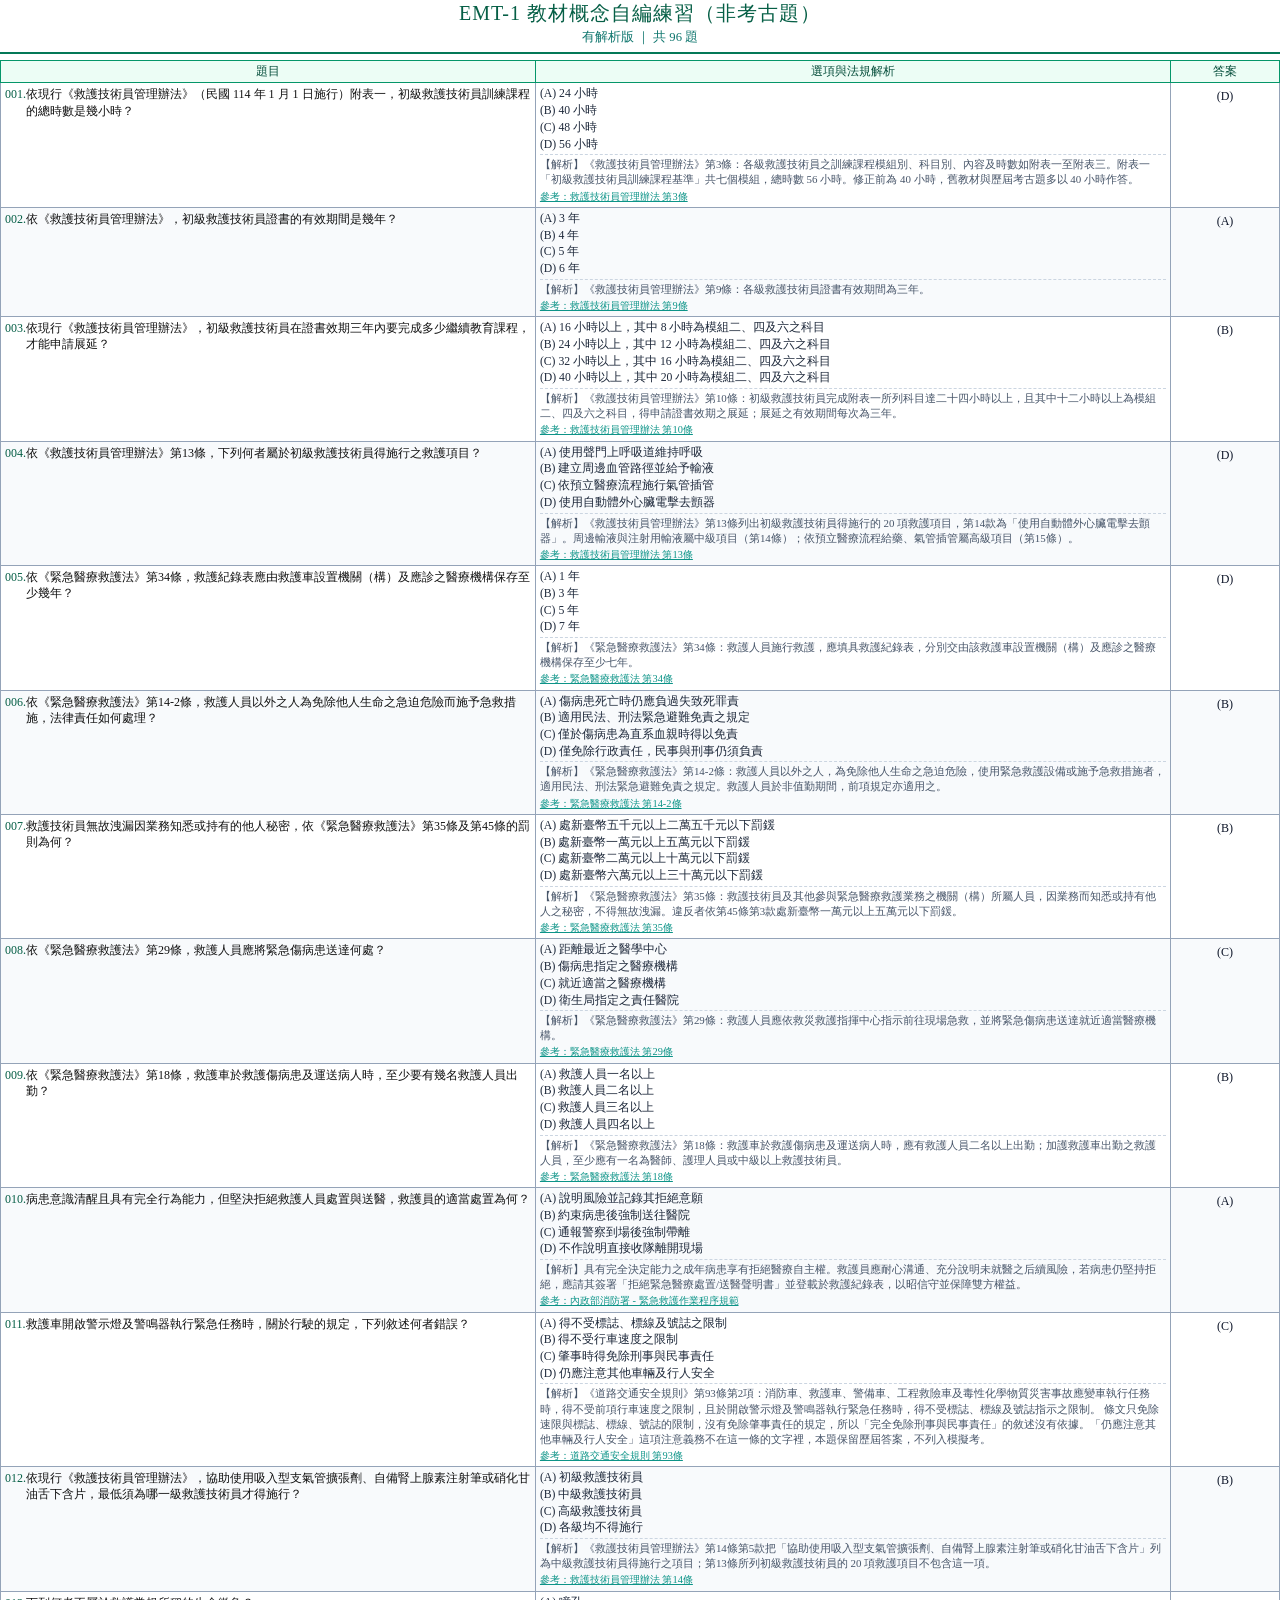
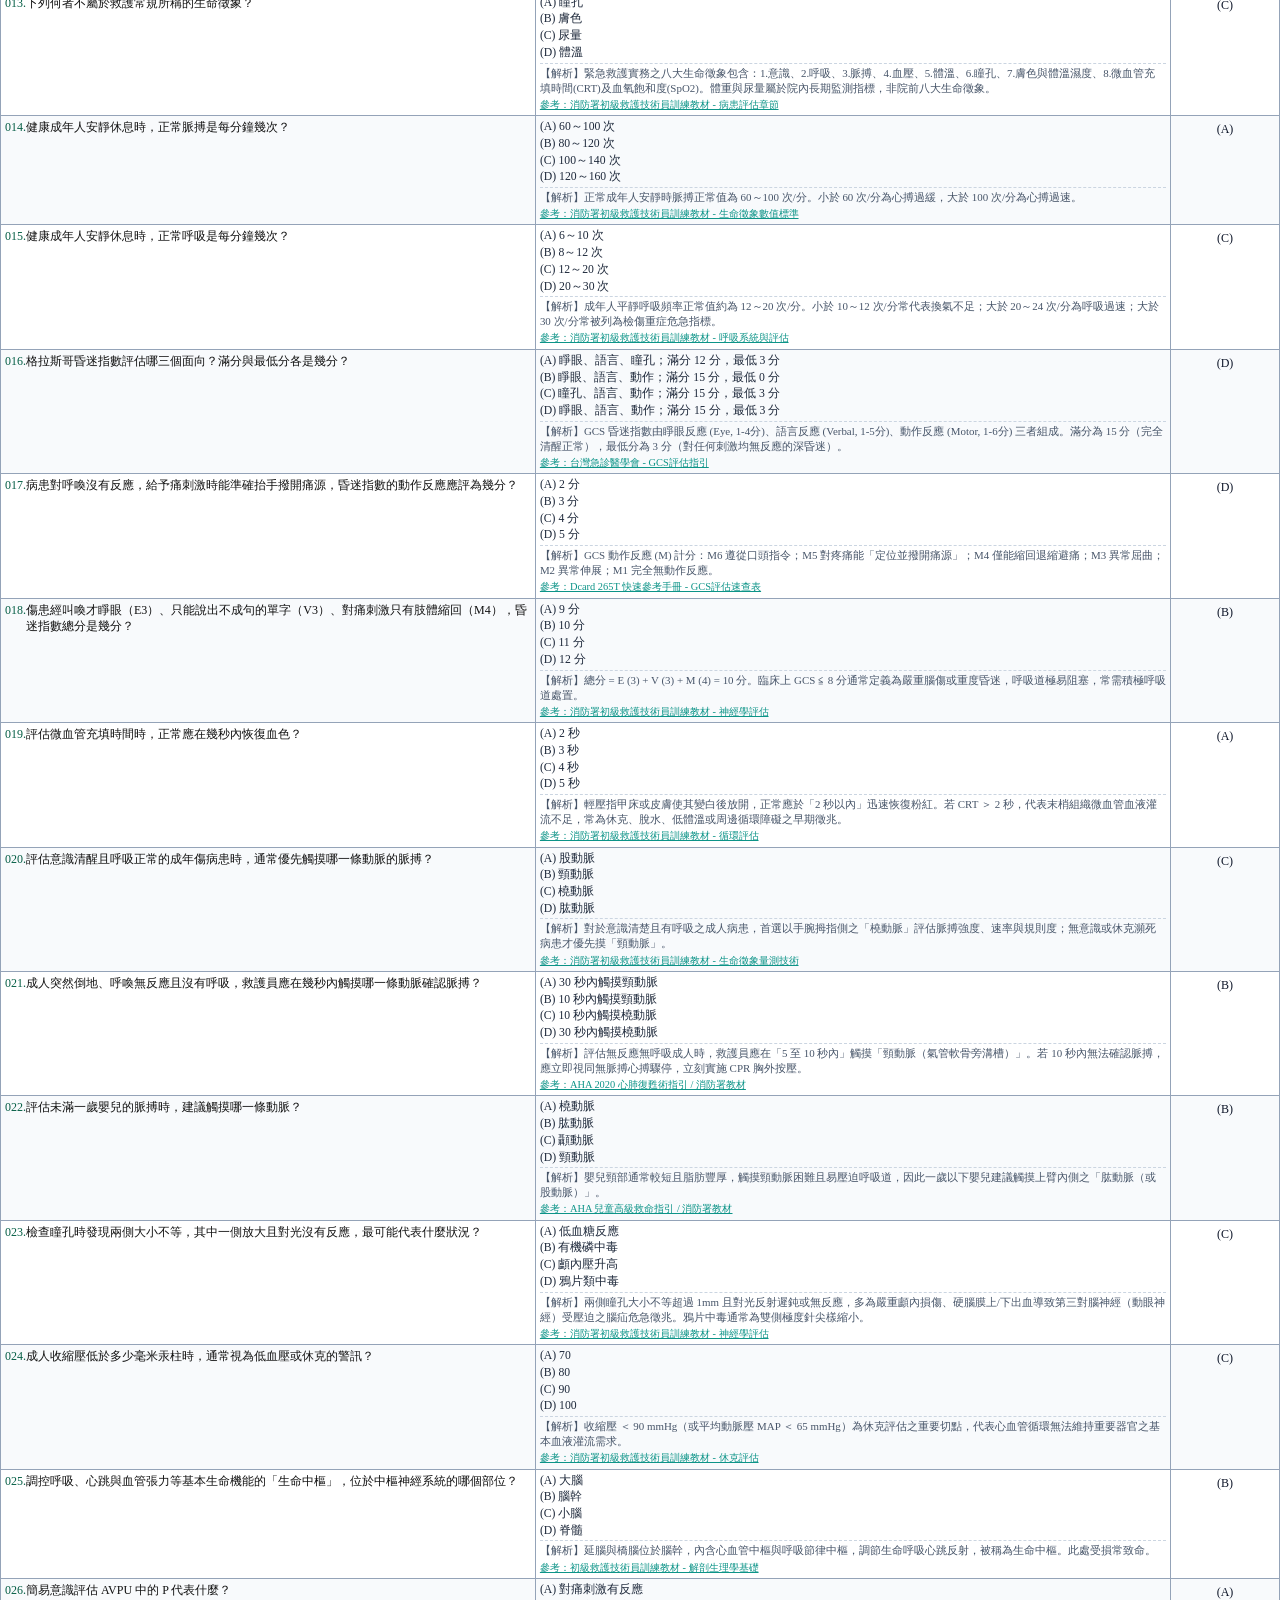
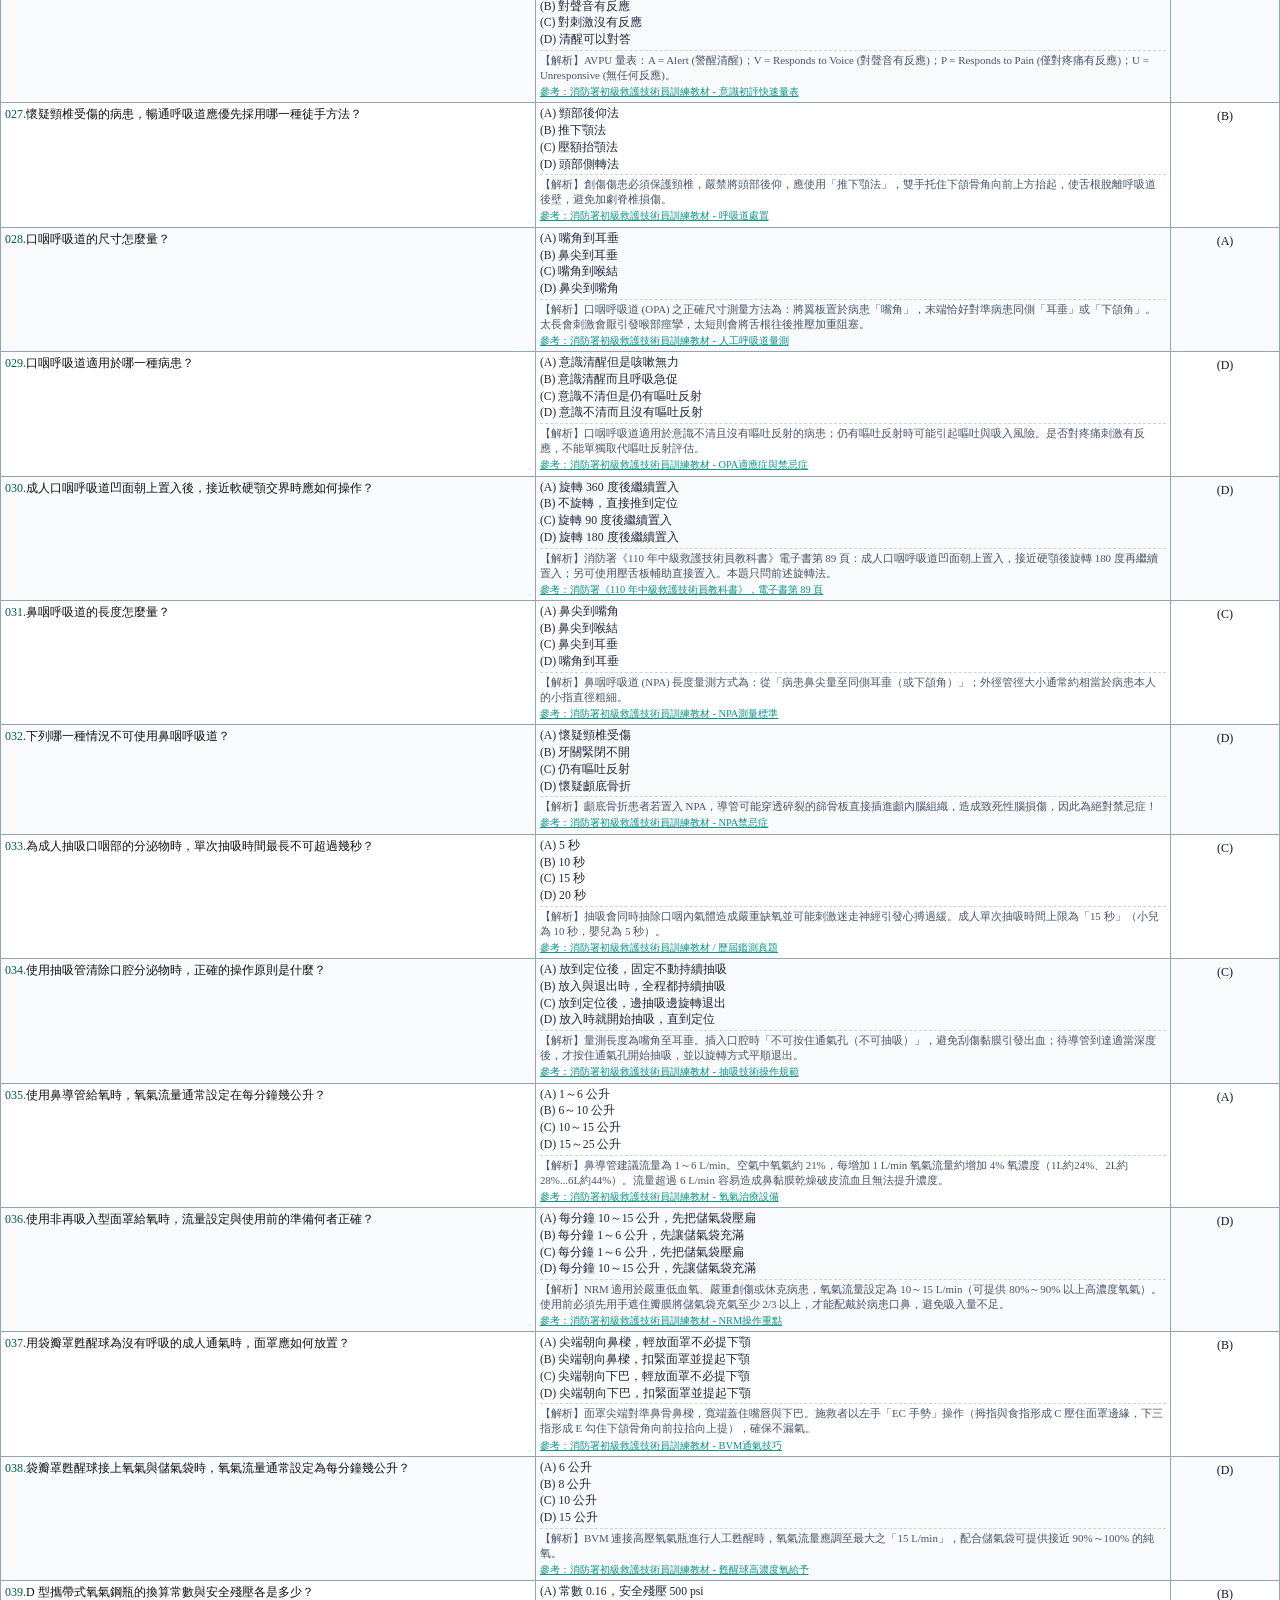
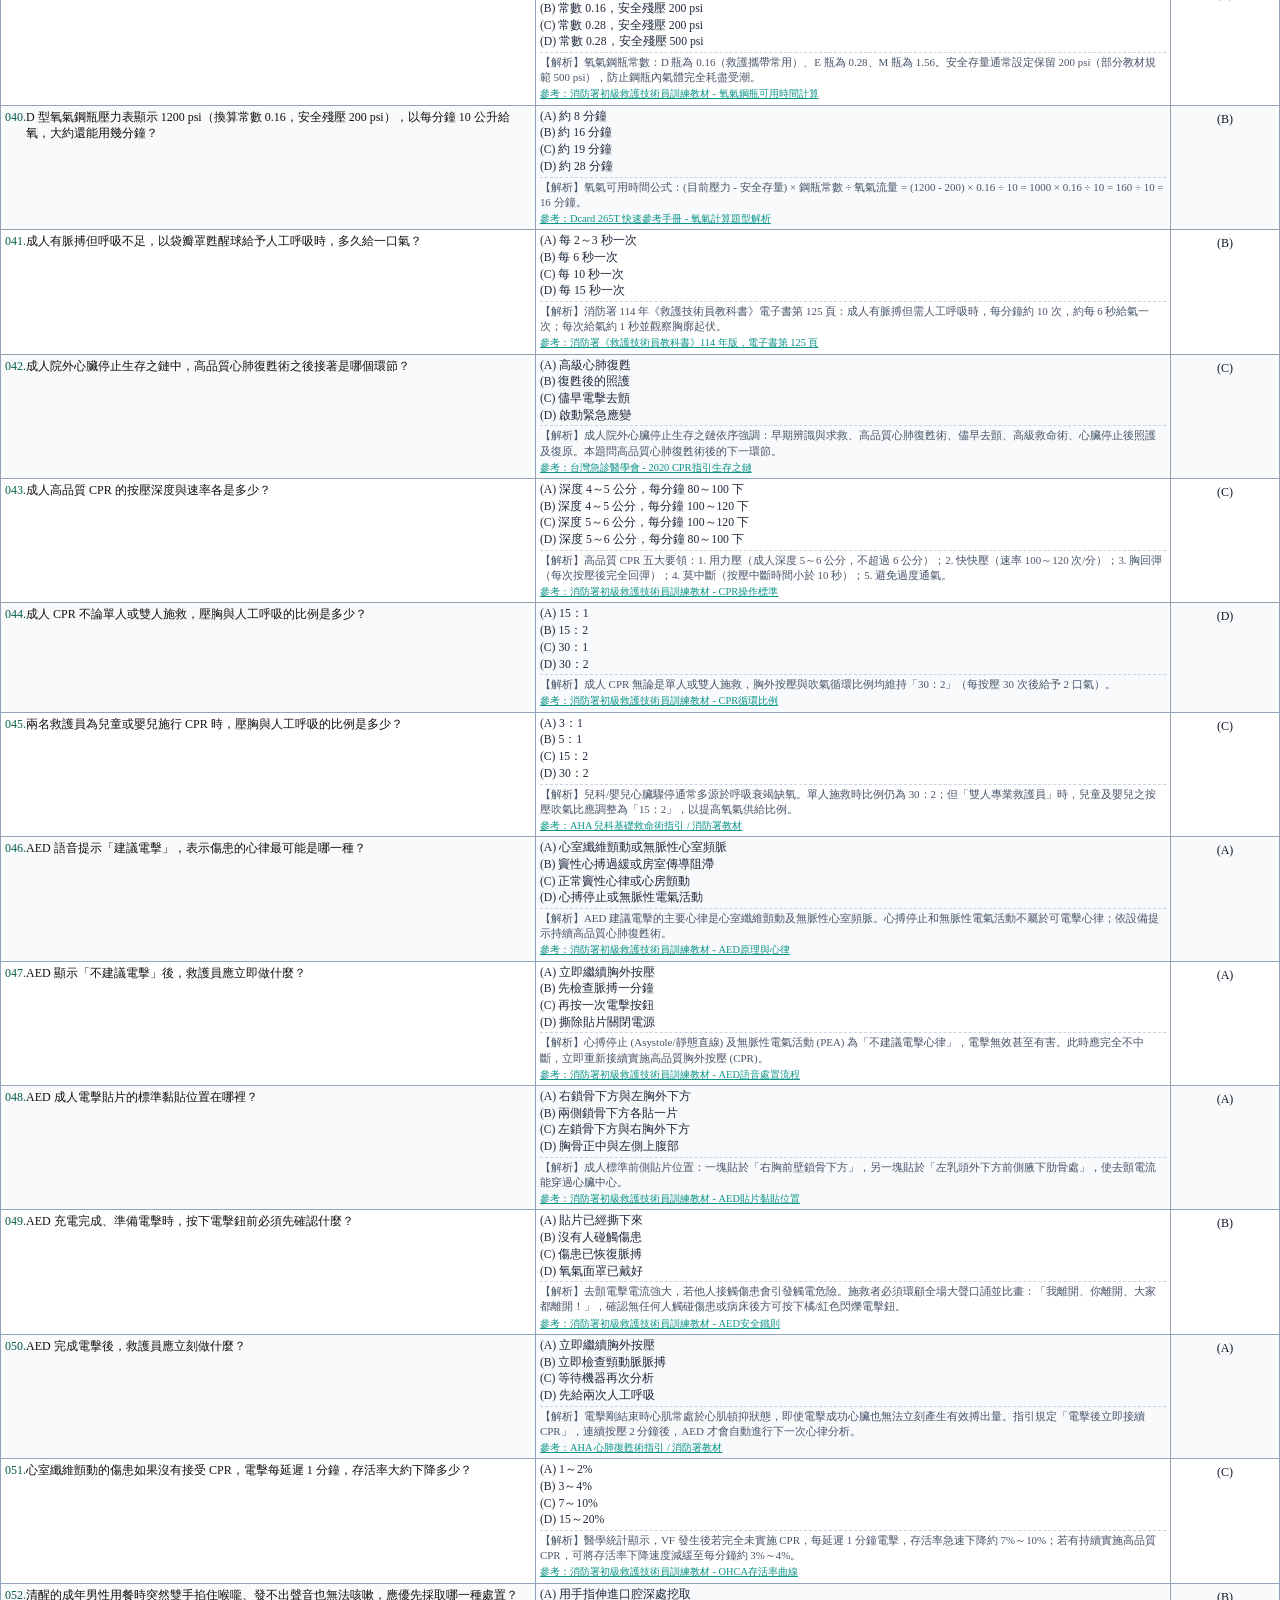
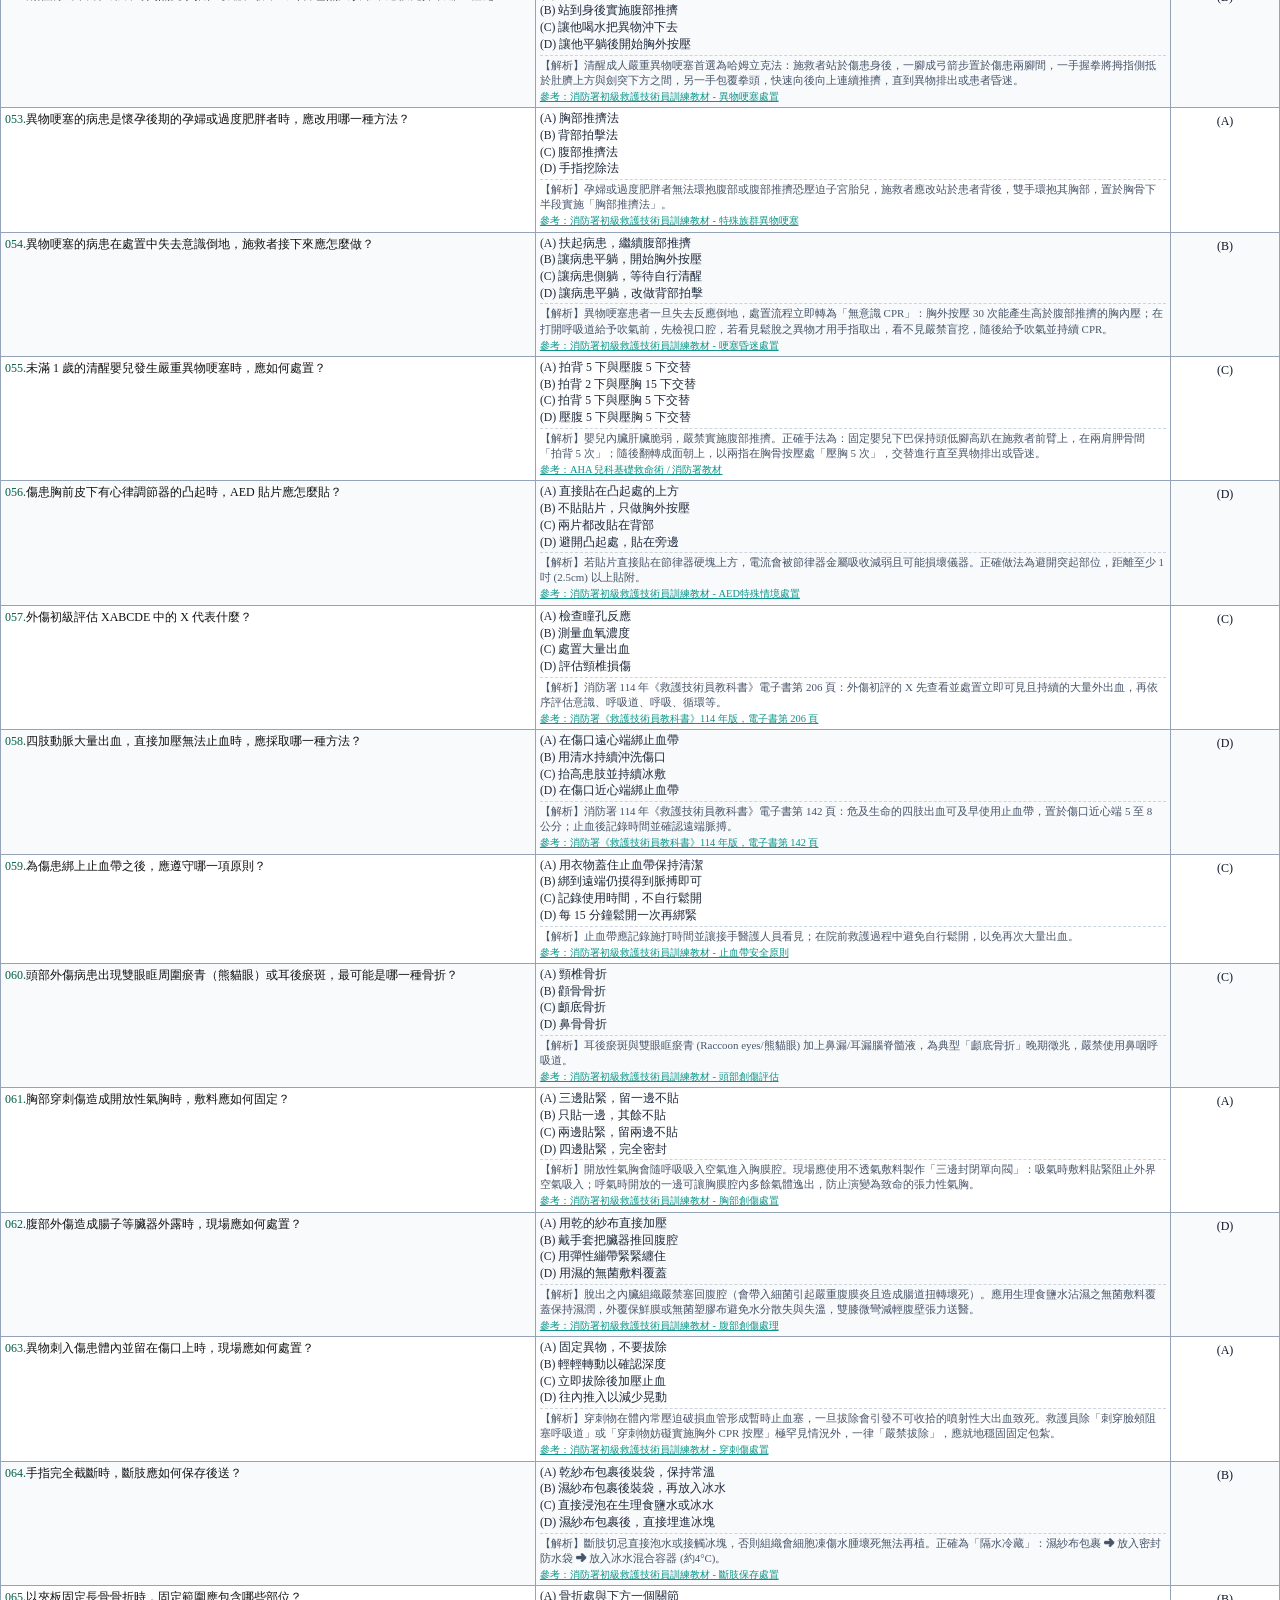
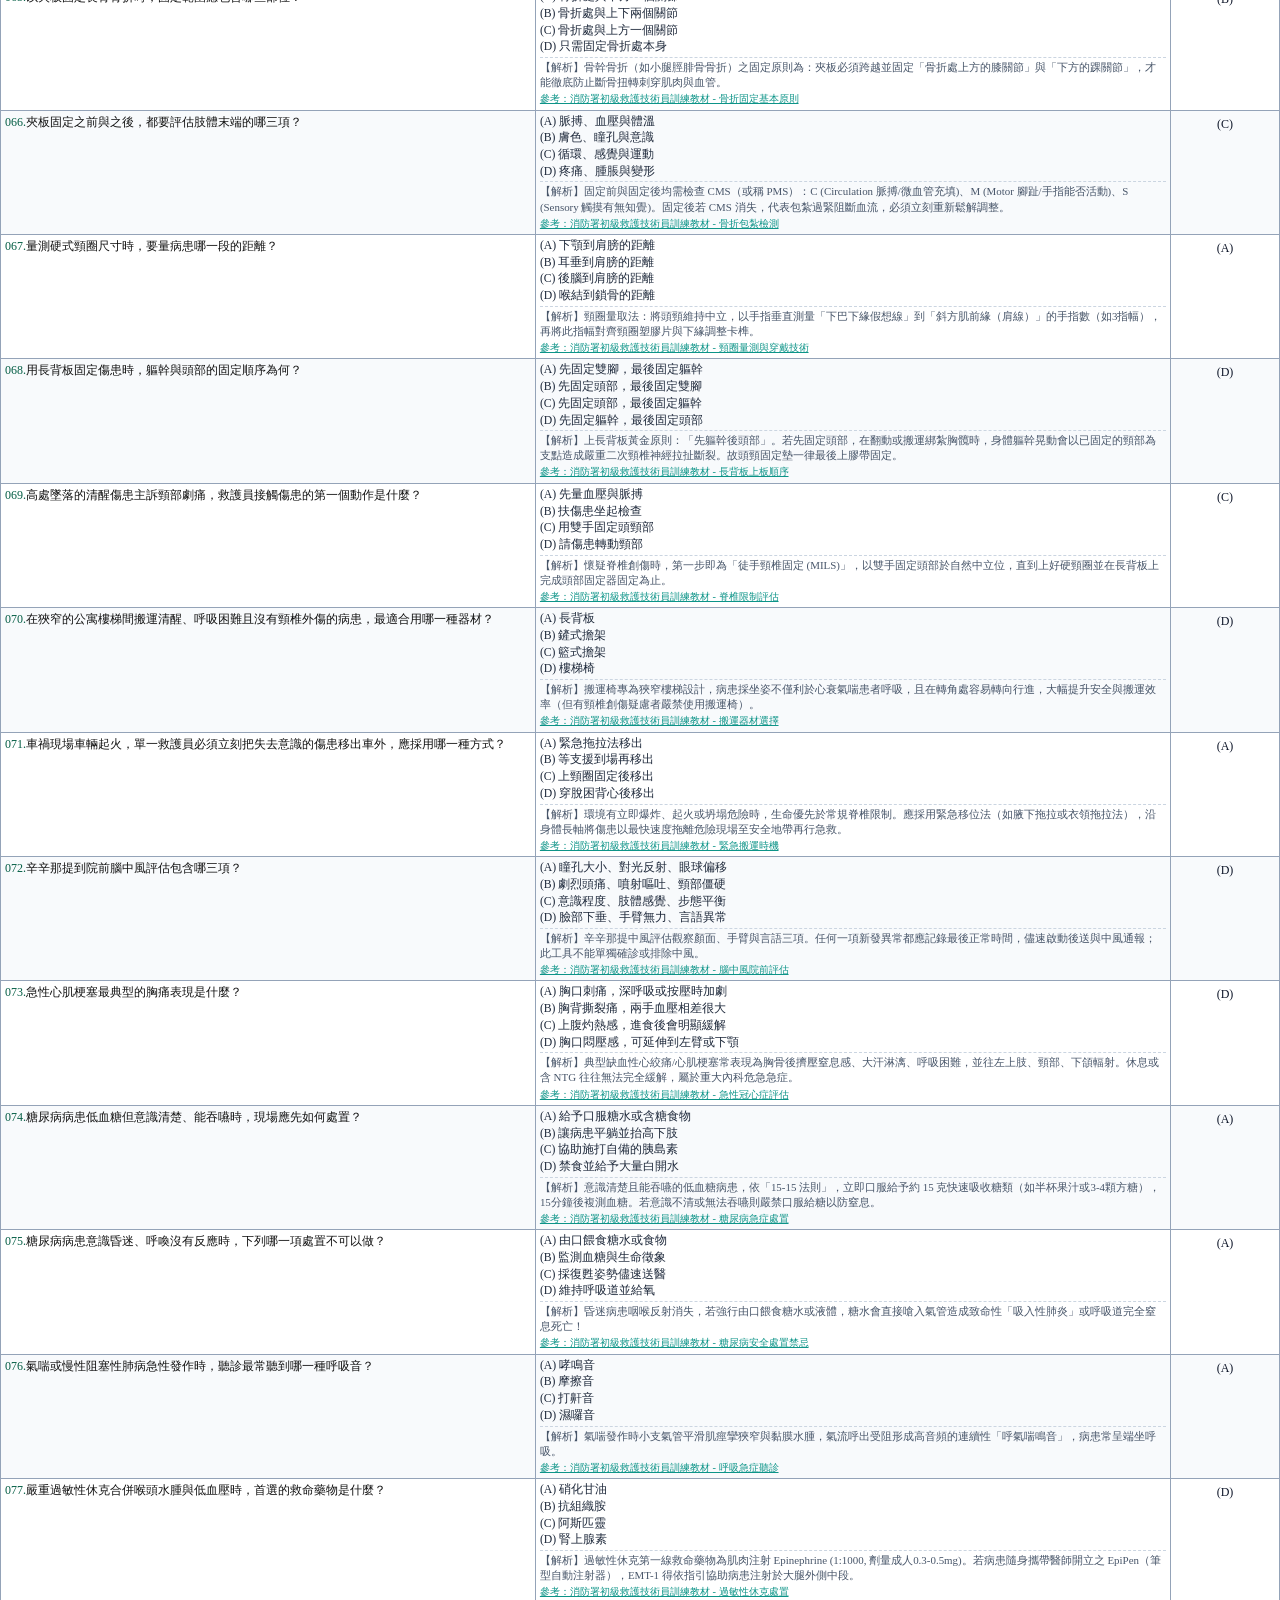
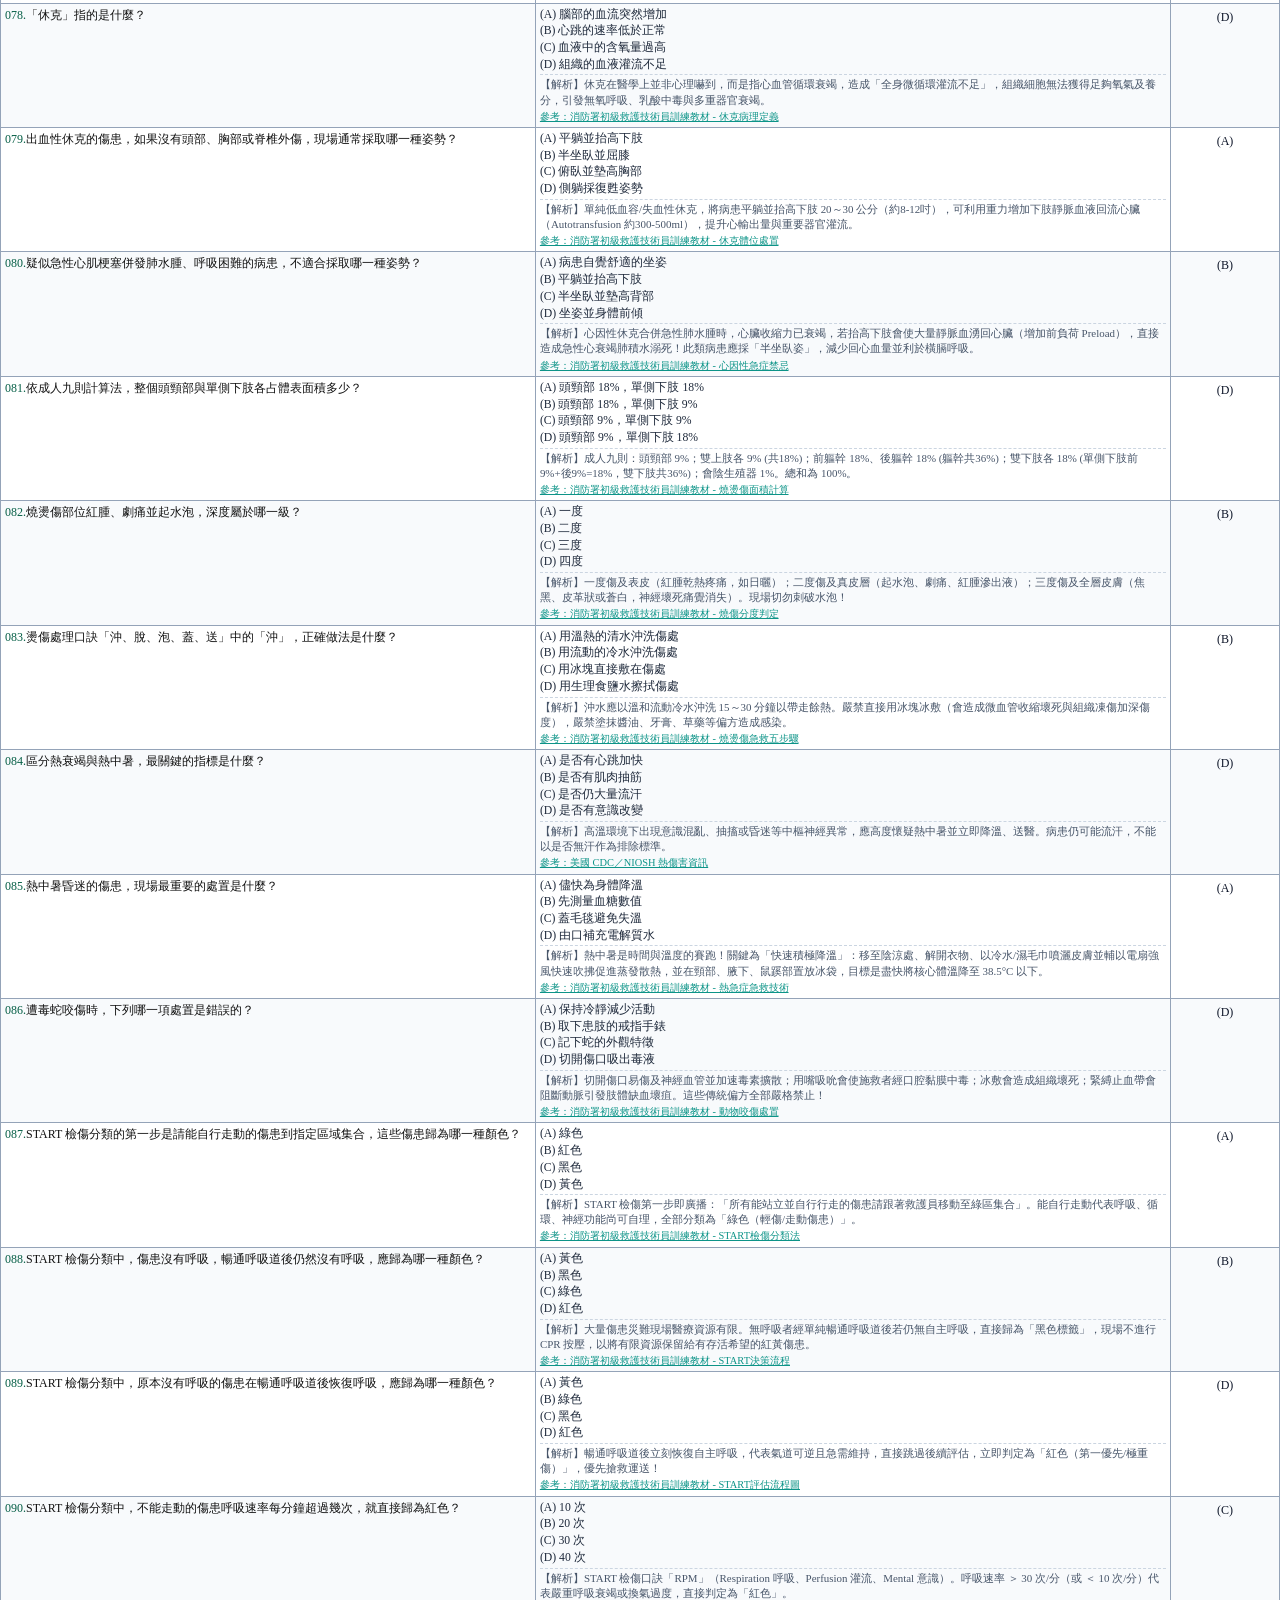
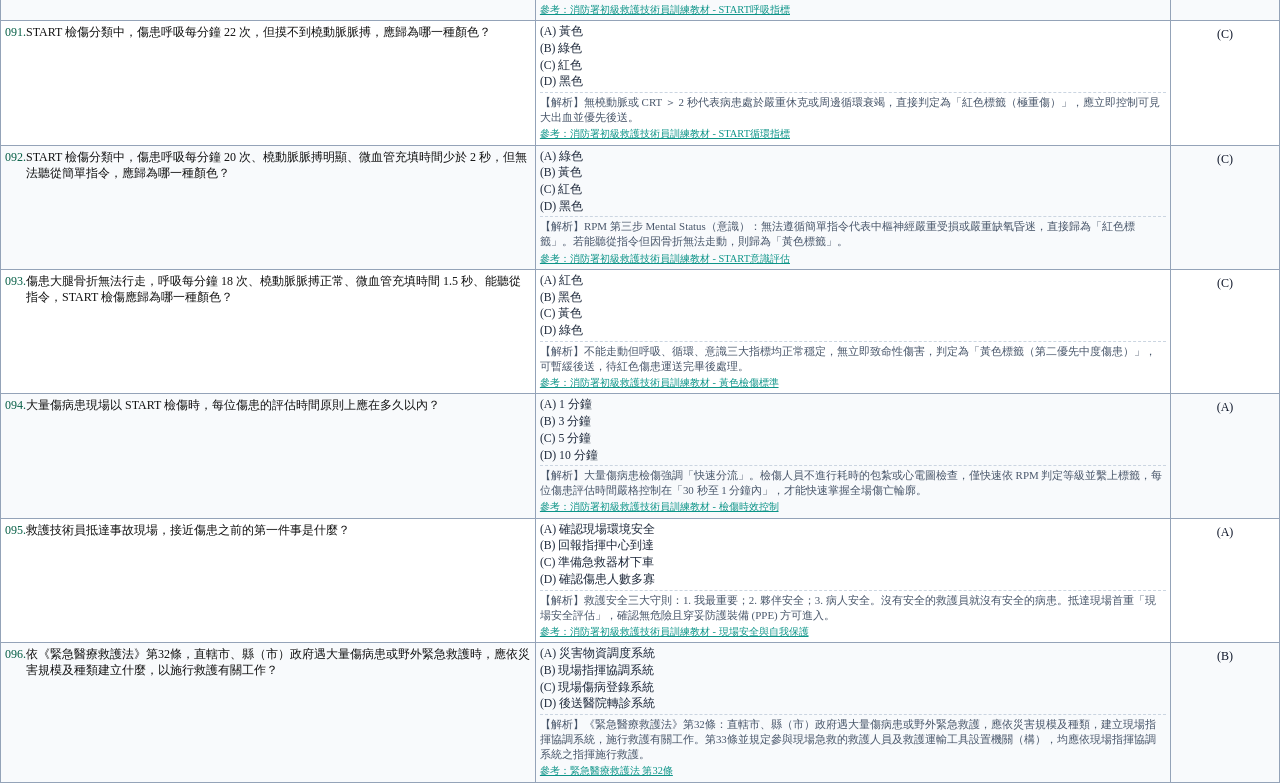
<file: pdf/emt_practice_biaukai.html>
<!DOCTYPE html>
<html lang="zh-TW">
<head>
<meta charset="utf-8">
<title>EMT-1 教材概念自編練習（非考古題）</title>
<style>
  /* 標楷體沒有粗體字重，合成粗體會被輸出成 Type3 字型而讓 PDF 膨脹 */
  strong, b, th { font-weight: normal; }
  @page {
    size: A4 portrait;
    margin: 8mm 8mm 10mm 8mm;
    @bottom-right {
      content: "第 " counter(page) " 頁，共 " counter(pages) " 頁";
      font-family: "DFKai-SB", "標楷體", "BiauKai", "KaiTi", serif;
      font-size: 8pt;
      color: #555;
    }
    @bottom-left {
      content: "EMT-1 自編練習 ｜ 非考古題，教材內容待複核";
      font-family: "DFKai-SB", "標楷體", "BiauKai", "KaiTi", serif;
      font-size: 8pt;
      color: #555;
    }
  }

  body {
    font-family: "DFKai-SB", "標楷體", "BiauKai", "KaiTi", "Times New Roman", serif;
    font-size: 9.3pt;
    line-height: 1.34;
    color: #111;
    margin: 0;
    padding: 0;
  }

  /* Document Header */
  .doc-header {
    text-align: center;
    border-bottom: 2px solid #047857;
    padding-bottom: 4px;
    margin-bottom: 6px;
  }
  .doc-title {
    font-size: 15pt;
    font-weight: normal;
    color: #065f46;
    letter-spacing: 1px;
    margin: 0 0 2px 0;
  }
  .doc-subtitle {
    font-size: 9.5pt;
    font-weight: normal;
    color: #0f766e;
    margin: 0 0 2px 0;
  }
  .doc-meta {
    font-size: 8pt;
    color: #444;
  }

  /* Table Style */
  table {
    width: 100%;
    border-collapse: collapse;
    table-layout: fixed;
    page-break-inside: auto;
  }
  thead {
    display: table-header-group;
  }
  tr {
    page-break-inside: avoid;
    page-break-after: auto;
  }
  th {
    background-color: #ecfdf5;
    color: #064e3b;
    border: 1px solid #059669;
    padding: 3px 4px;
    font-size: 8.8pt;
    font-weight: normal;
    text-align: center;
  }
  td {
    border: 1px solid #94a3b8;
    padding: 3px 4px;
    vertical-align: top;
    font-size: 9pt;
    word-break: break-word;
  }
  tr:nth-child(even) {
    background-color: #f8fafc;
  }

  /* 題號與題幹共用一欄；解析獲得較多橫向空間，減少換行。 */
  .col-q { width: 42%; }
  .col-opt { width: 50%; }
  .col-ans { width: 8%; }
  .qprompt { display: grid; grid-template-columns: max-content minmax(0,1fr); }
  .qnum { color: #065f46; white-space: nowrap; }
  .qtext { min-width: 0; overflow-wrap: anywhere; }

  .text-center { text-align: center; }

  /* Badges & Tags */
  .badge {
    display: inline-block;
    padding: 0 3px;
    border-radius: 2px;
    font-size: 7.8pt;
    font-weight: normal;
    margin-right: 2px;
    vertical-align: baseline;
    line-height: 1.25;
  }
  .badge-mc { background-color: #ecfdf5; color: #065f46; border: 1px solid #a7f3d0; }

  /* Options list (clean neutral text color, NO green spoilers) */
  .opt-list { font-size: 8.8pt; line-height: 1.34; margin-bottom: 1px; }
  .opt-item { margin-bottom: 1px; color: #1e293b; }

  /* Legal explanation & compact source citation */
  .expl-box {
    font-size: 8.2pt;
    color: #475569;
    line-height: 1.38;
    border-top: 1px dashed #cbd5e1;
    padding-top: 2px;
    margin-top: 2px;
  }
  .source-sub {
    font-size: 7.8pt;
    margin-top: 2px;
    color: #0d9488;
  }
  .source-link {
    color: #0d9488;
    text-decoration: underline;
    font-size: 7.8pt;
    word-break: break-all;
    line-height: 1.2;
    display: inline-block;
  }

  /* Rightmost Answer Column (easy to cover with a bookmark/ruler) */
  .ans-cell {
    font-size: 9pt;
    font-weight: normal;
    color: #0f172a;
    padding-top: 2px;
  }
</style>
</head>
<body>

  <div class="doc-header">
    <div class="doc-title">EMT-1 教材概念自編練習（非考古題）</div>
    <div class="doc-subtitle">有解析版 ｜ 共 96 題</div>
  </div>

  <table>
    <thead>
      <tr>
        <th class="col-q">題目</th>
        <th class="col-opt">選項與法規解析</th>
        <th class="col-ans">答案</th>
      </tr>
    </thead>
    <tbody>

    <tr data-qid="EMT-LAW-01">
      <td class="col-q"><div class="qprompt"><span class="qnum">001.</span><span class="qtext">依現行《救護技術員管理辦法》（民國 114 年 1 月 1 日施行）附表一，初級救護技術員訓練課程的總時數是幾小時？</span></div></td>
      <td class="col-opt"><div class="opt-list"><div class="opt-item">(A) 24 小時</div><div class="opt-item">(B) 40 小時</div><div class="opt-item">(C) 48 小時</div><div class="opt-item">(D) 56 小時</div></div><div class="expl-box"><strong>【解析】</strong>《救護技術員管理辦法》第3條：各級救護技術員之訓練課程模組別、科目別、內容及時數如附表一至附表三。附表一「初級救護技術員訓練課程基準」共七個模組，總時數 56 小時。修正前為 40 小時，舊教材與歷屆考古題多以 40 小時作答。<div class="source-sub"><a href="https://law.moj.gov.tw/LawClass/LawSingle.aspx?pcode=L0020141&flno=3" target="_blank" class="source-link">參考：救護技術員管理辦法 第3條</a></div></div></td>
      <td class="col-ans text-center"><div class="ans-cell"><strong>(D)</strong></div></td>
    </tr>

    <tr data-qid="EMT-LAW-02">
      <td class="col-q"><div class="qprompt"><span class="qnum">002.</span><span class="qtext">依《救護技術員管理辦法》，初級救護技術員證書的有效期間是幾年？</span></div></td>
      <td class="col-opt"><div class="opt-list"><div class="opt-item">(A) 3 年</div><div class="opt-item">(B) 4 年</div><div class="opt-item">(C) 5 年</div><div class="opt-item">(D) 6 年</div></div><div class="expl-box"><strong>【解析】</strong>《救護技術員管理辦法》第9條：各級救護技術員證書有效期間為三年。<div class="source-sub"><a href="https://law.moj.gov.tw/LawClass/LawSingle.aspx?pcode=L0020141&flno=9" target="_blank" class="source-link">參考：救護技術員管理辦法 第9條</a></div></div></td>
      <td class="col-ans text-center"><div class="ans-cell"><strong>(A)</strong></div></td>
    </tr>

    <tr data-qid="EMT-LAW-03">
      <td class="col-q"><div class="qprompt"><span class="qnum">003.</span><span class="qtext">依現行《救護技術員管理辦法》，初級救護技術員在證書效期三年內要完成多少繼續教育課程，才能申請展延？</span></div></td>
      <td class="col-opt"><div class="opt-list"><div class="opt-item">(A) 16 小時以上，其中 8 小時為模組二、四及六之科目</div><div class="opt-item">(B) 24 小時以上，其中 12 小時為模組二、四及六之科目</div><div class="opt-item">(C) 32 小時以上，其中 16 小時為模組二、四及六之科目</div><div class="opt-item">(D) 40 小時以上，其中 20 小時為模組二、四及六之科目</div></div><div class="expl-box"><strong>【解析】</strong>《救護技術員管理辦法》第10條：初級救護技術員完成附表一所列科目達二十四小時以上，且其中十二小時以上為模組二、四及六之科目，得申請證書效期之展延；展延之有效期間每次為三年。<div class="source-sub"><a href="https://law.moj.gov.tw/LawClass/LawSingle.aspx?pcode=L0020141&flno=10" target="_blank" class="source-link">參考：救護技術員管理辦法 第10條</a></div></div></td>
      <td class="col-ans text-center"><div class="ans-cell"><strong>(B)</strong></div></td>
    </tr>

    <tr data-qid="EMT-LAW-04">
      <td class="col-q"><div class="qprompt"><span class="qnum">004.</span><span class="qtext">依《救護技術員管理辦法》第13條，下列何者屬於初級救護技術員得施行之救護項目？</span></div></td>
      <td class="col-opt"><div class="opt-list"><div class="opt-item">(A) 使用聲門上呼吸道維持呼吸</div><div class="opt-item">(B) 建立周邊血管路徑並給予輸液</div><div class="opt-item">(C) 依預立醫療流程施行氣管插管</div><div class="opt-item">(D) 使用自動體外心臟電擊去顫器</div></div><div class="expl-box"><strong>【解析】</strong>《救護技術員管理辦法》第13條列出初級救護技術員得施行的 20 項救護項目，第14款為「使用自動體外心臟電擊去顫器」。周邊輸液與注射用輸液屬中級項目（第14條）；依預立醫療流程給藥、氣管插管屬高級項目（第15條）。<div class="source-sub"><a href="https://law.moj.gov.tw/LawClass/LawSingle.aspx?pcode=L0020141&flno=13" target="_blank" class="source-link">參考：救護技術員管理辦法 第13條</a></div></div></td>
      <td class="col-ans text-center"><div class="ans-cell"><strong>(D)</strong></div></td>
    </tr>

    <tr data-qid="EMT-LAW-05">
      <td class="col-q"><div class="qprompt"><span class="qnum">005.</span><span class="qtext">依《緊急醫療救護法》第34條，救護紀錄表應由救護車設置機關（構）及應診之醫療機構保存至少幾年？</span></div></td>
      <td class="col-opt"><div class="opt-list"><div class="opt-item">(A) 1 年</div><div class="opt-item">(B) 3 年</div><div class="opt-item">(C) 5 年</div><div class="opt-item">(D) 7 年</div></div><div class="expl-box"><strong>【解析】</strong>《緊急醫療救護法》第34條：救護人員施行救護，應填具救護紀錄表，分別交由該救護車設置機關（構）及應診之醫療機構保存至少七年。<div class="source-sub"><a href="https://law.moj.gov.tw/LawClass/LawSingle.aspx?pcode=L0020045&flno=34" target="_blank" class="source-link">參考：緊急醫療救護法 第34條</a></div></div></td>
      <td class="col-ans text-center"><div class="ans-cell"><strong>(D)</strong></div></td>
    </tr>

    <tr data-qid="EMT-LAW-06">
      <td class="col-q"><div class="qprompt"><span class="qnum">006.</span><span class="qtext">依《緊急醫療救護法》第14-2條，救護人員以外之人為免除他人生命之急迫危險而施予急救措施，法律責任如何處理？</span></div></td>
      <td class="col-opt"><div class="opt-list"><div class="opt-item">(A) 傷病患死亡時仍應負過失致死罪責</div><div class="opt-item">(B) 適用民法、刑法緊急避難免責之規定</div><div class="opt-item">(C) 僅於傷病患為直系血親時得以免責</div><div class="opt-item">(D) 僅免除行政責任，民事與刑事仍須負責</div></div><div class="expl-box"><strong>【解析】</strong>《緊急醫療救護法》第14-2條：救護人員以外之人，為免除他人生命之急迫危險，使用緊急救護設備或施予急救措施者，適用民法、刑法緊急避難免責之規定。救護人員於非值勤期間，前項規定亦適用之。<div class="source-sub"><a href="https://law.moj.gov.tw/LawClass/LawSingle.aspx?pcode=L0020045&flno=14-2" target="_blank" class="source-link">參考：緊急醫療救護法 第14-2條</a></div></div></td>
      <td class="col-ans text-center"><div class="ans-cell"><strong>(B)</strong></div></td>
    </tr>

    <tr data-qid="EMT-LAW-07">
      <td class="col-q"><div class="qprompt"><span class="qnum">007.</span><span class="qtext">救護技術員無故洩漏因業務知悉或持有的他人秘密，依《緊急醫療救護法》第35條及第45條的罰則為何？</span></div></td>
      <td class="col-opt"><div class="opt-list"><div class="opt-item">(A) 處新臺幣五千元以上二萬五千元以下罰鍰</div><div class="opt-item">(B) 處新臺幣一萬元以上五萬元以下罰鍰</div><div class="opt-item">(C) 處新臺幣二萬元以上十萬元以下罰鍰</div><div class="opt-item">(D) 處新臺幣六萬元以上三十萬元以下罰鍰</div></div><div class="expl-box"><strong>【解析】</strong>《緊急醫療救護法》第35條：救護技術員及其他參與緊急醫療救護業務之機關（構）所屬人員，因業務而知悉或持有他人之秘密，不得無故洩漏。違反者依第45條第3款處新臺幣一萬元以上五萬元以下罰鍰。<div class="source-sub"><a href="https://law.moj.gov.tw/LawClass/LawSingle.aspx?pcode=L0020045&flno=35" target="_blank" class="source-link">參考：緊急醫療救護法 第35條</a></div></div></td>
      <td class="col-ans text-center"><div class="ans-cell"><strong>(B)</strong></div></td>
    </tr>

    <tr data-qid="EMT-LAW-08">
      <td class="col-q"><div class="qprompt"><span class="qnum">008.</span><span class="qtext">依《緊急醫療救護法》第29條，救護人員應將緊急傷病患送達何處？</span></div></td>
      <td class="col-opt"><div class="opt-list"><div class="opt-item">(A) 距離最近之醫學中心</div><div class="opt-item">(B) 傷病患指定之醫療機構</div><div class="opt-item">(C) 就近適當之醫療機構</div><div class="opt-item">(D) 衛生局指定之責任醫院</div></div><div class="expl-box"><strong>【解析】</strong>《緊急醫療救護法》第29條：救護人員應依救災救護指揮中心指示前往現場急救，並將緊急傷病患送達就近適當醫療機構。<div class="source-sub"><a href="https://law.moj.gov.tw/LawClass/LawSingle.aspx?pcode=L0020045&flno=29" target="_blank" class="source-link">參考：緊急醫療救護法 第29條</a></div></div></td>
      <td class="col-ans text-center"><div class="ans-cell"><strong>(C)</strong></div></td>
    </tr>

    <tr data-qid="EMT-LAW-09">
      <td class="col-q"><div class="qprompt"><span class="qnum">009.</span><span class="qtext">依《緊急醫療救護法》第18條，救護車於救護傷病患及運送病人時，至少要有幾名救護人員出勤？</span></div></td>
      <td class="col-opt"><div class="opt-list"><div class="opt-item">(A) 救護人員一名以上</div><div class="opt-item">(B) 救護人員二名以上</div><div class="opt-item">(C) 救護人員三名以上</div><div class="opt-item">(D) 救護人員四名以上</div></div><div class="expl-box"><strong>【解析】</strong>《緊急醫療救護法》第18條：救護車於救護傷病患及運送病人時，應有救護人員二名以上出勤；加護救護車出勤之救護人員，至少應有一名為醫師、護理人員或中級以上救護技術員。<div class="source-sub"><a href="https://law.moj.gov.tw/LawClass/LawSingle.aspx?pcode=L0020045&flno=18" target="_blank" class="source-link">參考：緊急醫療救護法 第18條</a></div></div></td>
      <td class="col-ans text-center"><div class="ans-cell"><strong>(B)</strong></div></td>
    </tr>

    <tr data-qid="EMT-LAW-10">
      <td class="col-q"><div class="qprompt"><span class="qnum">010.</span><span class="qtext">病患意識清醒且具有完全行為能力，但堅決拒絕救護人員處置與送醫，救護員的適當處置為何？</span></div></td>
      <td class="col-opt"><div class="opt-list"><div class="opt-item">(A) 說明風險並記錄其拒絕意願</div><div class="opt-item">(B) 約束病患後強制送往醫院</div><div class="opt-item">(C) 通報警察到場後強制帶離</div><div class="opt-item">(D) 不作說明直接收隊離開現場</div></div><div class="expl-box"><strong>【解析】</strong>具有完全決定能力之成年病患享有拒絕醫療自主權。救護員應耐心溝通、充分說明未就醫之后續風險，若病患仍堅持拒絕，應請其簽署「拒絕緊急醫療處置/送醫聲明書」並登載於救護紀錄表，以昭信守並保障雙方權益。<div class="source-sub"><a href="http://ebook.nfa.gov.tw/1080503/" target="_blank" class="source-link">參考：內政部消防署 - 緊急救護作業程序規範</a></div></div></td>
      <td class="col-ans text-center"><div class="ans-cell"><strong>(A)</strong></div></td>
    </tr>

    <tr data-qid="EMT-LAW-11">
      <td class="col-q"><div class="qprompt"><span class="qnum">011.</span><span class="qtext">救護車開啟警示燈及警鳴器執行緊急任務時，關於行駛的規定，下列敘述何者錯誤？</span></div></td>
      <td class="col-opt"><div class="opt-list"><div class="opt-item">(A) 得不受標誌、標線及號誌之限制</div><div class="opt-item">(B) 得不受行車速度之限制</div><div class="opt-item">(C) 肇事時得免除刑事與民事責任</div><div class="opt-item">(D) 仍應注意其他車輛及行人安全</div></div><div class="expl-box"><strong>【解析】</strong>《道路交通安全規則》第93條第2項：消防車、救護車、警備車、工程救險車及毒性化學物質災害事故應變車執行任務時，得不受前項行車速度之限制，且於開啟警示燈及警鳴器執行緊急任務時，得不受標誌、標線及號誌指示之限制。
條文只免除速限與標誌、標線、號誌的限制，沒有免除肇事責任的規定，所以「完全免除刑事與民事責任」的敘述沒有依據。「仍應注意其他車輛及行人安全」這項注意義務不在這一條的文字裡，本題保留歷屆答案，不列入模擬考。<div class="source-sub"><a href="https://law.moj.gov.tw/LawClass/LawSingle.aspx?pcode=K0040013&flno=93" target="_blank" class="source-link">參考：道路交通安全規則 第93條</a></div></div></td>
      <td class="col-ans text-center"><div class="ans-cell"><strong>(C)</strong></div></td>
    </tr>

    <tr data-qid="EMT-LAW-12">
      <td class="col-q"><div class="qprompt"><span class="qnum">012.</span><span class="qtext">依現行《救護技術員管理辦法》，協助使用吸入型支氣管擴張劑、自備腎上腺素注射筆或硝化甘油舌下含片，最低須為哪一級救護技術員才得施行？</span></div></td>
      <td class="col-opt"><div class="opt-list"><div class="opt-item">(A) 初級救護技術員</div><div class="opt-item">(B) 中級救護技術員</div><div class="opt-item">(C) 高級救護技術員</div><div class="opt-item">(D) 各級均不得施行</div></div><div class="expl-box"><strong>【解析】</strong>《救護技術員管理辦法》第14條第5款把「協助使用吸入型支氣管擴張劑、自備腎上腺素注射筆或硝化甘油舌下含片」列為中級救護技術員得施行之項目；第13條所列初級救護技術員的 20 項救護項目不包含這一項。<div class="source-sub"><a href="https://law.moj.gov.tw/LawClass/LawSingle.aspx?pcode=L0020141&flno=14" target="_blank" class="source-link">參考：救護技術員管理辦法 第14條</a></div></div></td>
      <td class="col-ans text-center"><div class="ans-cell"><strong>(B)</strong></div></td>
    </tr>

    <tr data-qid="EMT-ANA-01">
      <td class="col-q"><div class="qprompt"><span class="qnum">013.</span><span class="qtext">下列何者不屬於救護常規所稱的生命徵象？</span></div></td>
      <td class="col-opt"><div class="opt-list"><div class="opt-item">(A) 瞳孔</div><div class="opt-item">(B) 膚色</div><div class="opt-item">(C) 尿量</div><div class="opt-item">(D) 體溫</div></div><div class="expl-box"><strong>【解析】</strong>緊急救護實務之八大生命徵象包含：1.意識、2.呼吸、3.脈搏、4.血壓、5.體溫、6.瞳孔、7.膚色與體溫濕度、8.微血管充填時間(CRT)及血氧飽和度(SpO2)。體重與尿量屬於院內長期監測指標，非院前八大生命徵象。<div class="source-sub"><a href="http://ebook.nfa.gov.tw/1080503/" target="_blank" class="source-link">參考：消防署初級救護技術員訓練教材 - 病患評估章節</a></div></div></td>
      <td class="col-ans text-center"><div class="ans-cell"><strong>(C)</strong></div></td>
    </tr>

    <tr data-qid="EMT-ANA-02">
      <td class="col-q"><div class="qprompt"><span class="qnum">014.</span><span class="qtext">健康成年人安靜休息時，正常脈搏是每分鐘幾次？</span></div></td>
      <td class="col-opt"><div class="opt-list"><div class="opt-item">(A) 60～100 次</div><div class="opt-item">(B) 80～120 次</div><div class="opt-item">(C) 100～140 次</div><div class="opt-item">(D) 120～160 次</div></div><div class="expl-box"><strong>【解析】</strong>正常成年人安靜時脈搏正常值為 60～100 次/分。小於 60 次/分為心搏過緩，大於 100 次/分為心搏過速。<div class="source-sub"><a href="http://ebook.nfa.gov.tw/1080503/" target="_blank" class="source-link">參考：消防署初級救護技術員訓練教材 - 生命徵象數值標準</a></div></div></td>
      <td class="col-ans text-center"><div class="ans-cell"><strong>(A)</strong></div></td>
    </tr>

    <tr data-qid="EMT-ANA-03">
      <td class="col-q"><div class="qprompt"><span class="qnum">015.</span><span class="qtext">健康成年人安靜休息時，正常呼吸是每分鐘幾次？</span></div></td>
      <td class="col-opt"><div class="opt-list"><div class="opt-item">(A) 6～10 次</div><div class="opt-item">(B) 8～12 次</div><div class="opt-item">(C) 12～20 次</div><div class="opt-item">(D) 20～30 次</div></div><div class="expl-box"><strong>【解析】</strong>成年人平靜呼吸頻率正常值約為 12～20 次/分。小於 10～12 次/分常代表換氣不足；大於 20～24 次/分為呼吸過速；大於 30 次/分常被列為檢傷重症危急指標。<div class="source-sub"><a href="http://ebook.nfa.gov.tw/1080503/" target="_blank" class="source-link">參考：消防署初級救護技術員訓練教材 - 呼吸系統與評估</a></div></div></td>
      <td class="col-ans text-center"><div class="ans-cell"><strong>(C)</strong></div></td>
    </tr>

    <tr data-qid="EMT-ANA-04">
      <td class="col-q"><div class="qprompt"><span class="qnum">016.</span><span class="qtext">格拉斯哥昏迷指數評估哪三個面向？滿分與最低分各是幾分？</span></div></td>
      <td class="col-opt"><div class="opt-list"><div class="opt-item">(A) 睜眼、語言、瞳孔；滿分 12 分，最低 3 分</div><div class="opt-item">(B) 睜眼、語言、動作；滿分 15 分，最低 0 分</div><div class="opt-item">(C) 瞳孔、語言、動作；滿分 15 分，最低 3 分</div><div class="opt-item">(D) 睜眼、語言、動作；滿分 15 分，最低 3 分</div></div><div class="expl-box"><strong>【解析】</strong>GCS 昏迷指數由睜眼反應 (Eye, 1-4分)、語言反應 (Verbal, 1-5分)、動作反應 (Motor, 1-6分) 三者組成。滿分為 15 分（完全清醒正常），最低分為 3 分（對任何刺激均無反應的深昏迷）。<div class="source-sub"><a href="https://www.sem.org.tw/" target="_blank" class="source-link">參考：台灣急診醫學會 - GCS評估指引</a></div></div></td>
      <td class="col-ans text-center"><div class="ans-cell"><strong>(D)</strong></div></td>
    </tr>

    <tr data-qid="EMT-ANA-05">
      <td class="col-q"><div class="qprompt"><span class="qnum">017.</span><span class="qtext">病患對呼喚沒有反應，給予痛刺激時能準確抬手撥開痛源，昏迷指數的動作反應應評為幾分？</span></div></td>
      <td class="col-opt"><div class="opt-list"><div class="opt-item">(A) 2 分</div><div class="opt-item">(B) 3 分</div><div class="opt-item">(C) 4 分</div><div class="opt-item">(D) 5 分</div></div><div class="expl-box"><strong>【解析】</strong>GCS 動作反應 (M) 計分：M6 遵從口頭指令；M5 對疼痛能「定位並撥開痛源」；M4 僅能縮回退縮避痛；M3 異常屈曲；M2 異常伸展；M1 完全無動作反應。<div class="source-sub"><a href="https://drive.google.com/file/d/1X7HXDpSaryZcTXkAJJF3TAe8QrnFcdG-/view" target="_blank" class="source-link">參考：Dcard 265T 快速參考手冊 - GCS評估速查表</a></div></div></td>
      <td class="col-ans text-center"><div class="ans-cell"><strong>(D)</strong></div></td>
    </tr>

    <tr data-qid="EMT-ANA-06">
      <td class="col-q"><div class="qprompt"><span class="qnum">018.</span><span class="qtext">傷患經叫喚才睜眼（E3）、只能說出不成句的單字（V3）、對痛刺激只有肢體縮回（M4），昏迷指數總分是幾分？</span></div></td>
      <td class="col-opt"><div class="opt-list"><div class="opt-item">(A) 9 分</div><div class="opt-item">(B) 10 分</div><div class="opt-item">(C) 11 分</div><div class="opt-item">(D) 12 分</div></div><div class="expl-box"><strong>【解析】</strong>總分 = E (3) + V (3) + M (4) = 10 分。臨床上 GCS ≦ 8 分通常定義為嚴重腦傷或重度昏迷，呼吸道極易阻塞，常需積極呼吸道處置。<div class="source-sub"><a href="http://ebook.nfa.gov.tw/1080503/" target="_blank" class="source-link">參考：消防署初級救護技術員訓練教材 - 神經學評估</a></div></div></td>
      <td class="col-ans text-center"><div class="ans-cell"><strong>(B)</strong></div></td>
    </tr>

    <tr data-qid="EMT-ANA-07">
      <td class="col-q"><div class="qprompt"><span class="qnum">019.</span><span class="qtext">評估微血管充填時間時，正常應在幾秒內恢復血色？</span></div></td>
      <td class="col-opt"><div class="opt-list"><div class="opt-item">(A) 2 秒</div><div class="opt-item">(B) 3 秒</div><div class="opt-item">(C) 4 秒</div><div class="opt-item">(D) 5 秒</div></div><div class="expl-box"><strong>【解析】</strong>輕壓指甲床或皮膚使其變白後放開，正常應於「2 秒以內」迅速恢復粉紅。若 CRT ＞ 2 秒，代表末梢組織微血管血液灌流不足，常為休克、脫水、低體溫或周邊循環障礙之早期徵兆。<div class="source-sub"><a href="http://ebook.nfa.gov.tw/1080503/" target="_blank" class="source-link">參考：消防署初級救護技術員訓練教材 - 循環評估</a></div></div></td>
      <td class="col-ans text-center"><div class="ans-cell"><strong>(A)</strong></div></td>
    </tr>

    <tr data-qid="EMT-ANA-08">
      <td class="col-q"><div class="qprompt"><span class="qnum">020.</span><span class="qtext">評估意識清醒且呼吸正常的成年傷病患時，通常優先觸摸哪一條動脈的脈搏？</span></div></td>
      <td class="col-opt"><div class="opt-list"><div class="opt-item">(A) 股動脈</div><div class="opt-item">(B) 頸動脈</div><div class="opt-item">(C) 橈動脈</div><div class="opt-item">(D) 肱動脈</div></div><div class="expl-box"><strong>【解析】</strong>對於意識清楚且有呼吸之成人病患，首選以手腕拇指側之「橈動脈」評估脈搏強度、速率與規則度；無意識或休克瀕死病患才優先摸「頸動脈」。<div class="source-sub"><a href="http://ebook.nfa.gov.tw/1080503/" target="_blank" class="source-link">參考：消防署初級救護技術員訓練教材 - 生命徵象量測技術</a></div></div></td>
      <td class="col-ans text-center"><div class="ans-cell"><strong>(C)</strong></div></td>
    </tr>

    <tr data-qid="EMT-ANA-09">
      <td class="col-q"><div class="qprompt"><span class="qnum">021.</span><span class="qtext">成人突然倒地、呼喚無反應且沒有呼吸，救護員應在幾秒內觸摸哪一條動脈確認脈搏？</span></div></td>
      <td class="col-opt"><div class="opt-list"><div class="opt-item">(A) 30 秒內觸摸頸動脈</div><div class="opt-item">(B) 10 秒內觸摸頸動脈</div><div class="opt-item">(C) 10 秒內觸摸橈動脈</div><div class="opt-item">(D) 30 秒內觸摸橈動脈</div></div><div class="expl-box"><strong>【解析】</strong>評估無反應無呼吸成人時，救護員應在「5 至 10 秒內」觸摸「頸動脈（氣管軟骨旁溝槽）」。若 10 秒內無法確認脈搏，應立即視同無脈搏心搏驟停，立刻實施 CPR 胸外按壓。<div class="source-sub"><a href="https://www.sem.org.tw/" target="_blank" class="source-link">參考：AHA 2020 心肺復甦術指引 / 消防署教材</a></div></div></td>
      <td class="col-ans text-center"><div class="ans-cell"><strong>(B)</strong></div></td>
    </tr>

    <tr data-qid="EMT-ANA-10">
      <td class="col-q"><div class="qprompt"><span class="qnum">022.</span><span class="qtext">評估未滿一歲嬰兒的脈搏時，建議觸摸哪一條動脈？</span></div></td>
      <td class="col-opt"><div class="opt-list"><div class="opt-item">(A) 橈動脈</div><div class="opt-item">(B) 肱動脈</div><div class="opt-item">(C) 顳動脈</div><div class="opt-item">(D) 頸動脈</div></div><div class="expl-box"><strong>【解析】</strong>嬰兒頸部通常較短且脂肪豐厚，觸摸頸動脈困難且易壓迫呼吸道，因此一歲以下嬰兒建議觸摸上臂內側之「肱動脈（或股動脈）」。<div class="source-sub"><a href="http://ebook.nfa.gov.tw/1080503/" target="_blank" class="source-link">參考：AHA 兒童高級救命指引 / 消防署教材</a></div></div></td>
      <td class="col-ans text-center"><div class="ans-cell"><strong>(B)</strong></div></td>
    </tr>

    <tr data-qid="EMT-ANA-11">
      <td class="col-q"><div class="qprompt"><span class="qnum">023.</span><span class="qtext">檢查瞳孔時發現兩側大小不等，其中一側放大且對光沒有反應，最可能代表什麼狀況？</span></div></td>
      <td class="col-opt"><div class="opt-list"><div class="opt-item">(A) 低血糖反應</div><div class="opt-item">(B) 有機磷中毒</div><div class="opt-item">(C) 顱內壓升高</div><div class="opt-item">(D) 鴉片類中毒</div></div><div class="expl-box"><strong>【解析】</strong>兩側瞳孔大小不等超過 1mm 且對光反射遲鈍或無反應，多為嚴重顱內損傷、硬腦膜上/下出血導致第三對腦神經（動眼神經）受壓迫之腦疝危急徵兆。鴉片中毒通常為雙側極度針尖樣縮小。<div class="source-sub"><a href="http://ebook.nfa.gov.tw/1080503/" target="_blank" class="source-link">參考：消防署初級救護技術員訓練教材 - 神經學評估</a></div></div></td>
      <td class="col-ans text-center"><div class="ans-cell"><strong>(C)</strong></div></td>
    </tr>

    <tr data-qid="EMT-ANA-12">
      <td class="col-q"><div class="qprompt"><span class="qnum">024.</span><span class="qtext">成人收縮壓低於多少毫米汞柱時，通常視為低血壓或休克的警訊？</span></div></td>
      <td class="col-opt"><div class="opt-list"><div class="opt-item">(A) 70</div><div class="opt-item">(B) 80</div><div class="opt-item">(C) 90</div><div class="opt-item">(D) 100</div></div><div class="expl-box"><strong>【解析】</strong>收縮壓 ＜ 90 mmHg（或平均動脈壓 MAP ＜ 65 mmHg）為休克評估之重要切點，代表心血管循環無法維持重要器官之基本血液灌流需求。<div class="source-sub"><a href="http://ebook.nfa.gov.tw/1080503/" target="_blank" class="source-link">參考：消防署初級救護技術員訓練教材 - 休克評估</a></div></div></td>
      <td class="col-ans text-center"><div class="ans-cell"><strong>(C)</strong></div></td>
    </tr>

    <tr data-qid="EMT-ANA-13">
      <td class="col-q"><div class="qprompt"><span class="qnum">025.</span><span class="qtext">調控呼吸、心跳與血管張力等基本生命機能的「生命中樞」，位於中樞神經系統的哪個部位？</span></div></td>
      <td class="col-opt"><div class="opt-list"><div class="opt-item">(A) 大腦</div><div class="opt-item">(B) 腦幹</div><div class="opt-item">(C) 小腦</div><div class="opt-item">(D) 脊髓</div></div><div class="expl-box"><strong>【解析】</strong>延腦與橋腦位於腦幹，內含心血管中樞與呼吸節律中樞，調節生命呼吸心跳反射，被稱為生命中樞。此處受損常致命。<div class="source-sub"><a href="http://ebook.nfa.gov.tw/1080503/" target="_blank" class="source-link">參考：初級救護技術員訓練教材 - 解剖生理學基礎</a></div></div></td>
      <td class="col-ans text-center"><div class="ans-cell"><strong>(B)</strong></div></td>
    </tr>

    <tr data-qid="EMT-ANA-14">
      <td class="col-q"><div class="qprompt"><span class="qnum">026.</span><span class="qtext">簡易意識評估 AVPU 中的 P 代表什麼？</span></div></td>
      <td class="col-opt"><div class="opt-list"><div class="opt-item">(A) 對痛刺激有反應</div><div class="opt-item">(B) 對聲音有反應</div><div class="opt-item">(C) 對刺激沒有反應</div><div class="opt-item">(D) 清醒可以對答</div></div><div class="expl-box"><strong>【解析】</strong>AVPU 量表：A = Alert (警醒清醒)；V = Responds to Voice (對聲音有反應)；P = Responds to Pain (僅對疼痛有反應)；U = Unresponsive (無任何反應)。<div class="source-sub"><a href="http://ebook.nfa.gov.tw/1080503/" target="_blank" class="source-link">參考：消防署初級救護技術員訓練教材 - 意識初評快速量表</a></div></div></td>
      <td class="col-ans text-center"><div class="ans-cell"><strong>(A)</strong></div></td>
    </tr>

    <tr data-qid="EMT-AIR-01">
      <td class="col-q"><div class="qprompt"><span class="qnum">027.</span><span class="qtext">懷疑頸椎受傷的病患，暢通呼吸道應優先採用哪一種徒手方法？</span></div></td>
      <td class="col-opt"><div class="opt-list"><div class="opt-item">(A) 頸部後仰法</div><div class="opt-item">(B) 推下顎法</div><div class="opt-item">(C) 壓額抬顎法</div><div class="opt-item">(D) 頭部側轉法</div></div><div class="expl-box"><strong>【解析】</strong>創傷傷患必須保護頸椎，嚴禁將頭部後仰，應使用「推下顎法」，雙手托住下頜骨角向前上方抬起，使舌根脫離呼吸道後壁，避免加劇脊椎損傷。<div class="source-sub"><a href="http://ebook.nfa.gov.tw/1080503/" target="_blank" class="source-link">參考：消防署初級救護技術員訓練教材 - 呼吸道處置</a></div></div></td>
      <td class="col-ans text-center"><div class="ans-cell"><strong>(B)</strong></div></td>
    </tr>

    <tr data-qid="EMT-AIR-02">
      <td class="col-q"><div class="qprompt"><span class="qnum">028.</span><span class="qtext">口咽呼吸道的尺寸怎麼量？</span></div></td>
      <td class="col-opt"><div class="opt-list"><div class="opt-item">(A) 嘴角到耳垂</div><div class="opt-item">(B) 鼻尖到耳垂</div><div class="opt-item">(C) 嘴角到喉結</div><div class="opt-item">(D) 鼻尖到嘴角</div></div><div class="expl-box"><strong>【解析】</strong>口咽呼吸道 (OPA) 之正確尺寸測量方法為：將翼板置於病患「嘴角」，末端恰好對準病患同側「耳垂」或「下頜角」。太長會刺激會厭引發喉部痙攣，太短則會將舌根往後推壓加重阻塞。<div class="source-sub"><a href="http://ebook.nfa.gov.tw/1080503/" target="_blank" class="source-link">參考：消防署初級救護技術員訓練教材 - 人工呼吸道量測</a></div></div></td>
      <td class="col-ans text-center"><div class="ans-cell"><strong>(A)</strong></div></td>
    </tr>

    <tr data-qid="EMT-AIR-03">
      <td class="col-q"><div class="qprompt"><span class="qnum">029.</span><span class="qtext">口咽呼吸道適用於哪一種病患？</span></div></td>
      <td class="col-opt"><div class="opt-list"><div class="opt-item">(A) 意識清醒但是咳嗽無力</div><div class="opt-item">(B) 意識清醒而且呼吸急促</div><div class="opt-item">(C) 意識不清但是仍有嘔吐反射</div><div class="opt-item">(D) 意識不清而且沒有嘔吐反射</div></div><div class="expl-box"><strong>【解析】</strong>口咽呼吸道適用於意識不清且沒有嘔吐反射的病患；仍有嘔吐反射時可能引起嘔吐與吸入風險。是否對疼痛刺激有反應，不能單獨取代嘔吐反射評估。<div class="source-sub"><a href="http://ebook.nfa.gov.tw/1080503/" target="_blank" class="source-link">參考：消防署初級救護技術員訓練教材 - OPA適應症與禁忌症</a></div></div></td>
      <td class="col-ans text-center"><div class="ans-cell"><strong>(D)</strong></div></td>
    </tr>

    <tr data-qid="EMT-AIR-04">
      <td class="col-q"><div class="qprompt"><span class="qnum">030.</span><span class="qtext">成人口咽呼吸道凹面朝上置入後，接近軟硬顎交界時應如何操作？</span></div></td>
      <td class="col-opt"><div class="opt-list"><div class="opt-item">(A) 旋轉 360 度後繼續置入</div><div class="opt-item">(B) 不旋轉，直接推到定位</div><div class="opt-item">(C) 旋轉 90 度後繼續置入</div><div class="opt-item">(D) 旋轉 180 度後繼續置入</div></div><div class="expl-box"><strong>【解析】</strong>消防署《110 年中級救護技術員教科書》電子書第 89 頁：成人口咽呼吸道凹面朝上置入，接近硬顎後旋轉 180 度再繼續置入；另可使用壓舌板輔助直接置入。本題只問前述旋轉法。<div class="source-sub"><a href="https://ebook.nfa.gov.tw/1100907/files/basic-html/page89.html" target="_blank" class="source-link">參考：消防署《110 年中級救護技術員教科書》，電子書第 89 頁</a></div></div></td>
      <td class="col-ans text-center"><div class="ans-cell"><strong>(D)</strong></div></td>
    </tr>

    <tr data-qid="EMT-AIR-05">
      <td class="col-q"><div class="qprompt"><span class="qnum">031.</span><span class="qtext">鼻咽呼吸道的長度怎麼量？</span></div></td>
      <td class="col-opt"><div class="opt-list"><div class="opt-item">(A) 鼻尖到嘴角</div><div class="opt-item">(B) 鼻尖到喉結</div><div class="opt-item">(C) 鼻尖到耳垂</div><div class="opt-item">(D) 嘴角到耳垂</div></div><div class="expl-box"><strong>【解析】</strong>鼻咽呼吸道 (NPA) 長度量測方式為：從「病患鼻尖量至同側耳垂（或下頜角）」；外徑管徑大小通常約相當於病患本人的小指直徑粗細。<div class="source-sub"><a href="http://ebook.nfa.gov.tw/1080503/" target="_blank" class="source-link">參考：消防署初級救護技術員訓練教材 - NPA測量標準</a></div></div></td>
      <td class="col-ans text-center"><div class="ans-cell"><strong>(C)</strong></div></td>
    </tr>

    <tr data-qid="EMT-AIR-06">
      <td class="col-q"><div class="qprompt"><span class="qnum">032.</span><span class="qtext">下列哪一種情況不可使用鼻咽呼吸道？</span></div></td>
      <td class="col-opt"><div class="opt-list"><div class="opt-item">(A) 懷疑頸椎受傷</div><div class="opt-item">(B) 牙關緊閉不開</div><div class="opt-item">(C) 仍有嘔吐反射</div><div class="opt-item">(D) 懷疑顱底骨折</div></div><div class="expl-box"><strong>【解析】</strong>顱底骨折患者若置入 NPA，導管可能穿透碎裂的篩骨板直接插進顱內腦組織，造成致死性腦損傷，因此為絕對禁忌症！<div class="source-sub"><a href="http://ebook.nfa.gov.tw/1080503/" target="_blank" class="source-link">參考：消防署初級救護技術員訓練教材 - NPA禁忌症</a></div></div></td>
      <td class="col-ans text-center"><div class="ans-cell"><strong>(D)</strong></div></td>
    </tr>

    <tr data-qid="EMT-AIR-07">
      <td class="col-q"><div class="qprompt"><span class="qnum">033.</span><span class="qtext">為成人抽吸口咽部的分泌物時，單次抽吸時間最長不可超過幾秒？</span></div></td>
      <td class="col-opt"><div class="opt-list"><div class="opt-item">(A) 5 秒</div><div class="opt-item">(B) 10 秒</div><div class="opt-item">(C) 15 秒</div><div class="opt-item">(D) 20 秒</div></div><div class="expl-box"><strong>【解析】</strong>抽吸會同時抽除口咽內氣體造成嚴重缺氧並可能刺激迷走神經引發心搏過緩。成人單次抽吸時間上限為「15 秒」（小兒為 10 秒，嬰兒為 5 秒）。<div class="source-sub"><a href="http://ebook.nfa.gov.tw/1080503/" target="_blank" class="source-link">參考：消防署初級救護技術員訓練教材 / 歷屆鑑測真題</a></div></div></td>
      <td class="col-ans text-center"><div class="ans-cell"><strong>(C)</strong></div></td>
    </tr>

    <tr data-qid="EMT-AIR-08">
      <td class="col-q"><div class="qprompt"><span class="qnum">034.</span><span class="qtext">使用抽吸管清除口腔分泌物時，正確的操作原則是什麼？</span></div></td>
      <td class="col-opt"><div class="opt-list"><div class="opt-item">(A) 放到定位後，固定不動持續抽吸</div><div class="opt-item">(B) 放入與退出時，全程都持續抽吸</div><div class="opt-item">(C) 放到定位後，邊抽吸邊旋轉退出</div><div class="opt-item">(D) 放入時就開始抽吸，直到定位</div></div><div class="expl-box"><strong>【解析】</strong>量測長度為嘴角至耳垂。插入口腔時「不可按住通氣孔（不可抽吸）」，避免刮傷黏膜引發出血；待導管到達適當深度後，才按住通氣孔開始抽吸，並以旋轉方式平順退出。<div class="source-sub"><a href="http://ebook.nfa.gov.tw/1080503/" target="_blank" class="source-link">參考：消防署初級救護技術員訓練教材 - 抽吸技術操作規範</a></div></div></td>
      <td class="col-ans text-center"><div class="ans-cell"><strong>(C)</strong></div></td>
    </tr>

    <tr data-qid="EMT-AIR-09">
      <td class="col-q"><div class="qprompt"><span class="qnum">035.</span><span class="qtext">使用鼻導管給氧時，氧氣流量通常設定在每分鐘幾公升？</span></div></td>
      <td class="col-opt"><div class="opt-list"><div class="opt-item">(A) 1～6 公升</div><div class="opt-item">(B) 6～10 公升</div><div class="opt-item">(C) 10～15 公升</div><div class="opt-item">(D) 15～25 公升</div></div><div class="expl-box"><strong>【解析】</strong>鼻導管建議流量為 1～6 L/min。空氣中氧氣約 21%，每增加 1 L/min 氧氣流量約增加 4% 氧濃度（1L約24%、2L約28%...6L約44%）。流量超過 6 L/min 容易造成鼻黏膜乾燥破皮流血且無法提升濃度。<div class="source-sub"><a href="http://ebook.nfa.gov.tw/1080503/" target="_blank" class="source-link">參考：消防署初級救護技術員訓練教材 - 氧氣治療設備</a></div></div></td>
      <td class="col-ans text-center"><div class="ans-cell"><strong>(A)</strong></div></td>
    </tr>

    <tr data-qid="EMT-AIR-10">
      <td class="col-q"><div class="qprompt"><span class="qnum">036.</span><span class="qtext">使用非再吸入型面罩給氧時，流量設定與使用前的準備何者正確？</span></div></td>
      <td class="col-opt"><div class="opt-list"><div class="opt-item">(A) 每分鐘 10～15 公升，先把儲氣袋壓扁</div><div class="opt-item">(B) 每分鐘 1～6 公升，先讓儲氣袋充滿</div><div class="opt-item">(C) 每分鐘 1～6 公升，先把儲氣袋壓扁</div><div class="opt-item">(D) 每分鐘 10～15 公升，先讓儲氣袋充滿</div></div><div class="expl-box"><strong>【解析】</strong>NRM 適用於嚴重低血氧、嚴重創傷或休克病患，氧氣流量設定為 10～15 L/min（可提供 80%～90% 以上高濃度氧氣）。使用前必須先用手遮住瓣膜將儲氣袋充氣至少 2/3 以上，才能配戴於病患口鼻，避免吸入量不足。<div class="source-sub"><a href="http://ebook.nfa.gov.tw/1080503/" target="_blank" class="source-link">參考：消防署初級救護技術員訓練教材 - NRM操作重點</a></div></div></td>
      <td class="col-ans text-center"><div class="ans-cell"><strong>(D)</strong></div></td>
    </tr>

    <tr data-qid="EMT-AIR-11">
      <td class="col-q"><div class="qprompt"><span class="qnum">037.</span><span class="qtext">用袋瓣罩甦醒球為沒有呼吸的成人通氣時，面罩應如何放置？</span></div></td>
      <td class="col-opt"><div class="opt-list"><div class="opt-item">(A) 尖端朝向鼻樑，輕放面罩不必提下顎</div><div class="opt-item">(B) 尖端朝向鼻樑，扣緊面罩並提起下顎</div><div class="opt-item">(C) 尖端朝向下巴，輕放面罩不必提下顎</div><div class="opt-item">(D) 尖端朝向下巴，扣緊面罩並提起下顎</div></div><div class="expl-box"><strong>【解析】</strong>面罩尖端對準鼻骨鼻樑，寬端蓋住嘴唇與下巴。施救者以左手「EC 手勢」操作（拇指與食指形成 C 壓住面罩邊緣，下三指形成 E 勾住下頜骨角向前拉抬向上提），確保不漏氣。<div class="source-sub"><a href="http://ebook.nfa.gov.tw/1080503/" target="_blank" class="source-link">參考：消防署初級救護技術員訓練教材 - BVM通氣技巧</a></div></div></td>
      <td class="col-ans text-center"><div class="ans-cell"><strong>(B)</strong></div></td>
    </tr>

    <tr data-qid="EMT-AIR-12">
      <td class="col-q"><div class="qprompt"><span class="qnum">038.</span><span class="qtext">袋瓣罩甦醒球接上氧氣與儲氣袋時，氧氣流量通常設定為每分鐘幾公升？</span></div></td>
      <td class="col-opt"><div class="opt-list"><div class="opt-item">(A) 6 公升</div><div class="opt-item">(B) 8 公升</div><div class="opt-item">(C) 10 公升</div><div class="opt-item">(D) 15 公升</div></div><div class="expl-box"><strong>【解析】</strong>BVM 連接高壓氧氣瓶進行人工甦醒時，氧氣流量應調至最大之「15 L/min」，配合儲氣袋可提供接近 90%～100% 的純氧。<div class="source-sub"><a href="http://ebook.nfa.gov.tw/1080503/" target="_blank" class="source-link">參考：消防署初級救護技術員訓練教材 - 甦醒球高濃度氧給予</a></div></div></td>
      <td class="col-ans text-center"><div class="ans-cell"><strong>(D)</strong></div></td>
    </tr>

    <tr data-qid="EMT-AIR-13">
      <td class="col-q"><div class="qprompt"><span class="qnum">039.</span><span class="qtext">D 型攜帶式氧氣鋼瓶的換算常數與安全殘壓各是多少？</span></div></td>
      <td class="col-opt"><div class="opt-list"><div class="opt-item">(A) 常數 0.16，安全殘壓 500 psi</div><div class="opt-item">(B) 常數 0.16，安全殘壓 200 psi</div><div class="opt-item">(C) 常數 0.28，安全殘壓 200 psi</div><div class="opt-item">(D) 常數 0.28，安全殘壓 500 psi</div></div><div class="expl-box"><strong>【解析】</strong>氧氣鋼瓶常數：D 瓶為 0.16（救護攜帶常用）、E 瓶為 0.28、M 瓶為 1.56。安全存量通常設定保留 200 psi（部分教材規範 500 psi），防止鋼瓶內氣體完全耗盡受潮。<div class="source-sub"><a href="http://ebook.nfa.gov.tw/1080503/" target="_blank" class="source-link">參考：消防署初級救護技術員訓練教材 - 氧氣鋼瓶可用時間計算</a></div></div></td>
      <td class="col-ans text-center"><div class="ans-cell"><strong>(B)</strong></div></td>
    </tr>

    <tr data-qid="EMT-AIR-14">
      <td class="col-q"><div class="qprompt"><span class="qnum">040.</span><span class="qtext">D 型氧氣鋼瓶壓力表顯示 1200 psi（換算常數 0.16，安全殘壓 200 psi），以每分鐘 10 公升給氧，大約還能用幾分鐘？</span></div></td>
      <td class="col-opt"><div class="opt-list"><div class="opt-item">(A) 約 8 分鐘</div><div class="opt-item">(B) 約 16 分鐘</div><div class="opt-item">(C) 約 19 分鐘</div><div class="opt-item">(D) 約 28 分鐘</div></div><div class="expl-box"><strong>【解析】</strong>氧氣可用時間公式：(目前壓力 - 安全存量) × 鋼瓶常數 ÷ 氧氣流量 = (1200 - 200) × 0.16 ÷ 10 = 1000 × 0.16 ÷ 10 = 160 ÷ 10 = 16 分鐘。<div class="source-sub"><a href="https://drive.google.com/file/d/1X7HXDpSaryZcTXkAJJF3TAe8QrnFcdG-/view" target="_blank" class="source-link">參考：Dcard 265T 快速參考手冊 - 氧氣計算題型解析</a></div></div></td>
      <td class="col-ans text-center"><div class="ans-cell"><strong>(B)</strong></div></td>
    </tr>

    <tr data-qid="EMT-AIR-15">
      <td class="col-q"><div class="qprompt"><span class="qnum">041.</span><span class="qtext">成人有脈搏但呼吸不足，以袋瓣罩甦醒球給予人工呼吸時，多久給一口氣？</span></div></td>
      <td class="col-opt"><div class="opt-list"><div class="opt-item">(A) 每 2～3 秒一次</div><div class="opt-item">(B) 每 6 秒一次</div><div class="opt-item">(C) 每 10 秒一次</div><div class="opt-item">(D) 每 15 秒一次</div></div><div class="expl-box"><strong>【解析】</strong>消防署 114 年《救護技術員教科書》電子書第 125 頁：成人有脈搏但需人工呼吸時，每分鐘約 10 次，約每 6 秒給氣一次；每次給氣約 1 秒並觀察胸廓起伏。<div class="source-sub"><a href="https://ebook.nfa.gov.tw/1140527/files/basic-html/page125.html" target="_blank" class="source-link">參考：消防署《救護技術員教科書》114 年版，電子書第 125 頁</a></div></div></td>
      <td class="col-ans text-center"><div class="ans-cell"><strong>(B)</strong></div></td>
    </tr>

    <tr data-qid="EMT-CPR-01">
      <td class="col-q"><div class="qprompt"><span class="qnum">042.</span><span class="qtext">成人院外心臟停止生存之鏈中，高品質心肺復甦術之後接著是哪個環節？</span></div></td>
      <td class="col-opt"><div class="opt-list"><div class="opt-item">(A) 高級心肺復甦</div><div class="opt-item">(B) 復甦後的照護</div><div class="opt-item">(C) 儘早電擊去顫</div><div class="opt-item">(D) 啟動緊急應變</div></div><div class="expl-box"><strong>【解析】</strong>成人院外心臟停止生存之鏈依序強調：早期辨識與求救、高品質心肺復甦術、儘早去顫、高級救命術、心臟停止後照護及復原。本題問高品質心肺復甦術後的下一環節。<div class="source-sub"><a href="https://www.sem.org.tw/" target="_blank" class="source-link">參考：台灣急診醫學會 - 2020 CPR指引生存之鏈</a></div></div></td>
      <td class="col-ans text-center"><div class="ans-cell"><strong>(C)</strong></div></td>
    </tr>

    <tr data-qid="EMT-CPR-02">
      <td class="col-q"><div class="qprompt"><span class="qnum">043.</span><span class="qtext">成人高品質 CPR 的按壓深度與速率各是多少？</span></div></td>
      <td class="col-opt"><div class="opt-list"><div class="opt-item">(A) 深度 4～5 公分，每分鐘 80～100 下</div><div class="opt-item">(B) 深度 4～5 公分，每分鐘 100～120 下</div><div class="opt-item">(C) 深度 5～6 公分，每分鐘 100～120 下</div><div class="opt-item">(D) 深度 5～6 公分，每分鐘 80～100 下</div></div><div class="expl-box"><strong>【解析】</strong>高品質 CPR 五大要領：1. 用力壓（成人深度 5～6 公分，不超過 6 公分）；2. 快快壓（速率 100～120 次/分）；3. 胸回彈（每次按壓後完全回彈）；4. 莫中斷（按壓中斷時間小於 10 秒）；5. 避免過度通氣。<div class="source-sub"><a href="http://ebook.nfa.gov.tw/1080503/" target="_blank" class="source-link">參考：消防署初級救護技術員訓練教材 - CPR操作標準</a></div></div></td>
      <td class="col-ans text-center"><div class="ans-cell"><strong>(C)</strong></div></td>
    </tr>

    <tr data-qid="EMT-CPR-03">
      <td class="col-q"><div class="qprompt"><span class="qnum">044.</span><span class="qtext">成人 CPR 不論單人或雙人施救，壓胸與人工呼吸的比例是多少？</span></div></td>
      <td class="col-opt"><div class="opt-list"><div class="opt-item">(A) 15：1</div><div class="opt-item">(B) 15：2</div><div class="opt-item">(C) 30：1</div><div class="opt-item">(D) 30：2</div></div><div class="expl-box"><strong>【解析】</strong>成人 CPR 無論是單人或雙人施救，胸外按壓與吹氣循環比例均維持「30：2」（每按壓 30 次後給予 2 口氣）。<div class="source-sub"><a href="http://ebook.nfa.gov.tw/1080503/" target="_blank" class="source-link">參考：消防署初級救護技術員訓練教材 - CPR循環比例</a></div></div></td>
      <td class="col-ans text-center"><div class="ans-cell"><strong>(D)</strong></div></td>
    </tr>

    <tr data-qid="EMT-CPR-04">
      <td class="col-q"><div class="qprompt"><span class="qnum">045.</span><span class="qtext">兩名救護員為兒童或嬰兒施行 CPR 時，壓胸與人工呼吸的比例是多少？</span></div></td>
      <td class="col-opt"><div class="opt-list"><div class="opt-item">(A) 3：1</div><div class="opt-item">(B) 5：1</div><div class="opt-item">(C) 15：2</div><div class="opt-item">(D) 30：2</div></div><div class="expl-box"><strong>【解析】</strong>兒科/嬰兒心臟驟停通常多源於呼吸衰竭缺氧。單人施救時比例仍為 30：2；但「雙人專業救護員」時，兒童及嬰兒之按壓吹氣比應調整為「15：2」，以提高氧氣供給比例。<div class="source-sub"><a href="https://www.sem.org.tw/" target="_blank" class="source-link">參考：AHA 兒科基礎救命術指引 / 消防署教材</a></div></div></td>
      <td class="col-ans text-center"><div class="ans-cell"><strong>(C)</strong></div></td>
    </tr>

    <tr data-qid="EMT-CPR-05">
      <td class="col-q"><div class="qprompt"><span class="qnum">046.</span><span class="qtext">AED 語音提示「建議電擊」，表示傷患的心律最可能是哪一種？</span></div></td>
      <td class="col-opt"><div class="opt-list"><div class="opt-item">(A) 心室纖維顫動或無脈性心室頻脈</div><div class="opt-item">(B) 竇性心搏過緩或房室傳導阻滯</div><div class="opt-item">(C) 正常竇性心律或心房顫動</div><div class="opt-item">(D) 心搏停止或無脈性電氣活動</div></div><div class="expl-box"><strong>【解析】</strong>AED 建議電擊的主要心律是心室纖維顫動及無脈性心室頻脈。心搏停止和無脈性電氣活動不屬於可電擊心律；依設備提示持續高品質心肺復甦術。<div class="source-sub"><a href="http://ebook.nfa.gov.tw/1080503/" target="_blank" class="source-link">參考：消防署初級救護技術員訓練教材 - AED原理與心律</a></div></div></td>
      <td class="col-ans text-center"><div class="ans-cell"><strong>(A)</strong></div></td>
    </tr>

    <tr data-qid="EMT-CPR-06">
      <td class="col-q"><div class="qprompt"><span class="qnum">047.</span><span class="qtext">AED 顯示「不建議電擊」後，救護員應立即做什麼？</span></div></td>
      <td class="col-opt"><div class="opt-list"><div class="opt-item">(A) 立即繼續胸外按壓</div><div class="opt-item">(B) 先檢查脈搏一分鐘</div><div class="opt-item">(C) 再按一次電擊按鈕</div><div class="opt-item">(D) 撕除貼片關閉電源</div></div><div class="expl-box"><strong>【解析】</strong>心搏停止 (Asystole/靜態直線) 及無脈性電氣活動 (PEA) 為「不建議電擊心律」，電擊無效甚至有害。此時應完全不中斷，立即重新接續實施高品質胸外按壓 (CPR)。<div class="source-sub"><a href="http://ebook.nfa.gov.tw/1080503/" target="_blank" class="source-link">參考：消防署初級救護技術員訓練教材 - AED語音處置流程</a></div></div></td>
      <td class="col-ans text-center"><div class="ans-cell"><strong>(A)</strong></div></td>
    </tr>

    <tr data-qid="EMT-CPR-07">
      <td class="col-q"><div class="qprompt"><span class="qnum">048.</span><span class="qtext">AED 成人電擊貼片的標準黏貼位置在哪裡？</span></div></td>
      <td class="col-opt"><div class="opt-list"><div class="opt-item">(A) 右鎖骨下方與左胸外下方</div><div class="opt-item">(B) 兩側鎖骨下方各貼一片</div><div class="opt-item">(C) 左鎖骨下方與右胸外下方</div><div class="opt-item">(D) 胸骨正中與左側上腹部</div></div><div class="expl-box"><strong>【解析】</strong>成人標準前側貼片位置：一塊貼於「右胸前壁鎖骨下方」，另一塊貼於「左乳頭外下方前側腋下肋骨處」，使去顫電流能穿過心臟中心。<div class="source-sub"><a href="http://ebook.nfa.gov.tw/1080503/" target="_blank" class="source-link">參考：消防署初級救護技術員訓練教材 - AED貼片黏貼位置</a></div></div></td>
      <td class="col-ans text-center"><div class="ans-cell"><strong>(A)</strong></div></td>
    </tr>

    <tr data-qid="EMT-CPR-08">
      <td class="col-q"><div class="qprompt"><span class="qnum">049.</span><span class="qtext">AED 充電完成、準備電擊時，按下電擊鈕前必須先確認什麼？</span></div></td>
      <td class="col-opt"><div class="opt-list"><div class="opt-item">(A) 貼片已經撕下來</div><div class="opt-item">(B) 沒有人碰觸傷患</div><div class="opt-item">(C) 傷患已恢復脈搏</div><div class="opt-item">(D) 氧氣面罩已戴好</div></div><div class="expl-box"><strong>【解析】</strong>去顫電擊電流強大，若他人接觸傷患會引發觸電危險。施救者必須環顧全場大聲口誦並比畫：「我離開、你離開、大家都離開！」，確認無任何人觸碰傷患或病床後方可按下橘/紅色閃爍電擊鈕。<div class="source-sub"><a href="http://ebook.nfa.gov.tw/1080503/" target="_blank" class="source-link">參考：消防署初級救護技術員訓練教材 - AED安全鐵則</a></div></div></td>
      <td class="col-ans text-center"><div class="ans-cell"><strong>(B)</strong></div></td>
    </tr>

    <tr data-qid="EMT-CPR-09">
      <td class="col-q"><div class="qprompt"><span class="qnum">050.</span><span class="qtext">AED 完成電擊後，救護員應立刻做什麼？</span></div></td>
      <td class="col-opt"><div class="opt-list"><div class="opt-item">(A) 立即繼續胸外按壓</div><div class="opt-item">(B) 立即檢查頸動脈脈搏</div><div class="opt-item">(C) 等待機器再次分析</div><div class="opt-item">(D) 先給兩次人工呼吸</div></div><div class="expl-box"><strong>【解析】</strong>電擊剛結束時心肌常處於心肌頓抑狀態，即使電擊成功心臟也無法立刻產生有效搏出量。指引規定「電擊後立即接續 CPR」，連續按壓 2 分鐘後，AED 才會自動進行下一次心律分析。<div class="source-sub"><a href="https://www.sem.org.tw/" target="_blank" class="source-link">參考：AHA 心肺復甦術指引 / 消防署教材</a></div></div></td>
      <td class="col-ans text-center"><div class="ans-cell"><strong>(A)</strong></div></td>
    </tr>

    <tr data-qid="EMT-CPR-10">
      <td class="col-q"><div class="qprompt"><span class="qnum">051.</span><span class="qtext">心室纖維顫動的傷患如果沒有接受 CPR，電擊每延遲 1 分鐘，存活率大約下降多少？</span></div></td>
      <td class="col-opt"><div class="opt-list"><div class="opt-item">(A) 1～2%</div><div class="opt-item">(B) 3～4%</div><div class="opt-item">(C) 7～10%</div><div class="opt-item">(D) 15～20%</div></div><div class="expl-box"><strong>【解析】</strong>醫學統計顯示，VF 發生後若完全未實施 CPR，每延遲 1 分鐘電擊，存活率急速下降約 7%～10%；若有持續實施高品質 CPR，可將存活率下降速度減緩至每分鐘約 3%～4%。<div class="source-sub"><a href="http://ebook.nfa.gov.tw/1080503/" target="_blank" class="source-link">參考：消防署初級救護技術員訓練教材 - OHCA存活率曲線</a></div></div></td>
      <td class="col-ans text-center"><div class="ans-cell"><strong>(C)</strong></div></td>
    </tr>

    <tr data-qid="EMT-CPR-11">
      <td class="col-q"><div class="qprompt"><span class="qnum">052.</span><span class="qtext">清醒的成年男性用餐時突然雙手掐住喉嚨、發不出聲音也無法咳嗽，應優先採取哪一種處置？</span></div></td>
      <td class="col-opt"><div class="opt-list"><div class="opt-item">(A) 用手指伸進口腔深處挖取</div><div class="opt-item">(B) 站到身後實施腹部推擠</div><div class="opt-item">(C) 讓他喝水把異物沖下去</div><div class="opt-item">(D) 讓他平躺後開始胸外按壓</div></div><div class="expl-box"><strong>【解析】</strong>清醒成人嚴重異物哽塞首選為哈姆立克法：施救者站於傷患身後，一腳成弓箭步置於傷患兩腳間，一手握拳將拇指側抵於肚臍上方與劍突下方之間，另一手包覆拳頭，快速向後向上連續推擠，直到異物排出或患者昏迷。<div class="source-sub"><a href="http://ebook.nfa.gov.tw/1080503/" target="_blank" class="source-link">參考：消防署初級救護技術員訓練教材 - 異物哽塞處置</a></div></div></td>
      <td class="col-ans text-center"><div class="ans-cell"><strong>(B)</strong></div></td>
    </tr>

    <tr data-qid="EMT-CPR-12">
      <td class="col-q"><div class="qprompt"><span class="qnum">053.</span><span class="qtext">異物哽塞的病患是懷孕後期的孕婦或過度肥胖者時，應改用哪一種方法？</span></div></td>
      <td class="col-opt"><div class="opt-list"><div class="opt-item">(A) 胸部推擠法</div><div class="opt-item">(B) 背部拍擊法</div><div class="opt-item">(C) 腹部推擠法</div><div class="opt-item">(D) 手指挖除法</div></div><div class="expl-box"><strong>【解析】</strong>孕婦或過度肥胖者無法環抱腹部或腹部推擠恐壓迫子宮胎兒，施救者應改站於患者背後，雙手環抱其胸部，置於胸骨下半段實施「胸部推擠法」。<div class="source-sub"><a href="http://ebook.nfa.gov.tw/1080503/" target="_blank" class="source-link">參考：消防署初級救護技術員訓練教材 - 特殊族群異物哽塞</a></div></div></td>
      <td class="col-ans text-center"><div class="ans-cell"><strong>(A)</strong></div></td>
    </tr>

    <tr data-qid="EMT-CPR-13">
      <td class="col-q"><div class="qprompt"><span class="qnum">054.</span><span class="qtext">異物哽塞的病患在處置中失去意識倒地，施救者接下來應怎麼做？</span></div></td>
      <td class="col-opt"><div class="opt-list"><div class="opt-item">(A) 扶起病患，繼續腹部推擠</div><div class="opt-item">(B) 讓病患平躺，開始胸外按壓</div><div class="opt-item">(C) 讓病患側躺，等待自行清醒</div><div class="opt-item">(D) 讓病患平躺，改做背部拍擊</div></div><div class="expl-box"><strong>【解析】</strong>異物哽塞患者一旦失去反應倒地，處置流程立即轉為「無意識 CPR」：胸外按壓 30 次能產生高於腹部推擠的胸內壓；在打開呼吸道給予吹氣前，先檢視口腔，若看見鬆脫之異物才用手指取出，看不見嚴禁盲挖，隨後給予吹氣並持續 CPR。<div class="source-sub"><a href="http://ebook.nfa.gov.tw/1080503/" target="_blank" class="source-link">參考：消防署初級救護技術員訓練教材 - 哽塞昏迷處置</a></div></div></td>
      <td class="col-ans text-center"><div class="ans-cell"><strong>(B)</strong></div></td>
    </tr>

    <tr data-qid="EMT-CPR-14">
      <td class="col-q"><div class="qprompt"><span class="qnum">055.</span><span class="qtext">未滿 1 歲的清醒嬰兒發生嚴重異物哽塞時，應如何處置？</span></div></td>
      <td class="col-opt"><div class="opt-list"><div class="opt-item">(A) 拍背 5 下與壓腹 5 下交替</div><div class="opt-item">(B) 拍背 2 下與壓胸 15 下交替</div><div class="opt-item">(C) 拍背 5 下與壓胸 5 下交替</div><div class="opt-item">(D) 壓腹 5 下與壓胸 5 下交替</div></div><div class="expl-box"><strong>【解析】</strong>嬰兒內臟肝臟脆弱，嚴禁實施腹部推擠。正確手法為：固定嬰兒下巴保持頭低腳高趴在施救者前臂上，在兩肩胛骨間「拍背 5 次」；隨後翻轉成面朝上，以兩指在胸骨按壓處「壓胸 5 次」，交替進行直至異物排出或昏迷。<div class="source-sub"><a href="https://www.sem.org.tw/" target="_blank" class="source-link">參考：AHA 兒科基礎救命術 / 消防署教材</a></div></div></td>
      <td class="col-ans text-center"><div class="ans-cell"><strong>(C)</strong></div></td>
    </tr>

    <tr data-qid="EMT-CPR-15">
      <td class="col-q"><div class="qprompt"><span class="qnum">056.</span><span class="qtext">傷患胸前皮下有心律調節器的凸起時，AED 貼片應怎麼貼？</span></div></td>
      <td class="col-opt"><div class="opt-list"><div class="opt-item">(A) 直接貼在凸起處的上方</div><div class="opt-item">(B) 不貼貼片，只做胸外按壓</div><div class="opt-item">(C) 兩片都改貼在背部</div><div class="opt-item">(D) 避開凸起處，貼在旁邊</div></div><div class="expl-box"><strong>【解析】</strong>若貼片直接貼在節律器硬塊上方，電流會被節律器金屬吸收減弱且可能損壞儀器。正確做法為避開突起部位，距離至少 1 吋 (2.5cm) 以上貼附。<div class="source-sub"><a href="http://ebook.nfa.gov.tw/1080503/" target="_blank" class="source-link">參考：消防署初級救護技術員訓練教材 - AED特殊情境處置</a></div></div></td>
      <td class="col-ans text-center"><div class="ans-cell"><strong>(D)</strong></div></td>
    </tr>

    <tr data-qid="EMT-TRM-01">
      <td class="col-q"><div class="qprompt"><span class="qnum">057.</span><span class="qtext">外傷初級評估 XABCDE 中的 X 代表什麼？</span></div></td>
      <td class="col-opt"><div class="opt-list"><div class="opt-item">(A) 檢查瞳孔反應</div><div class="opt-item">(B) 測量血氧濃度</div><div class="opt-item">(C) 處置大量出血</div><div class="opt-item">(D) 評估頸椎損傷</div></div><div class="expl-box"><strong>【解析】</strong>消防署 114 年《救護技術員教科書》電子書第 206 頁：外傷初評的 X 先查看並處置立即可見且持續的大量外出血，再依序評估意識、呼吸道、呼吸、循環等。<div class="source-sub"><a href="https://ebook.nfa.gov.tw/1140527/files/basic-html/page206.html" target="_blank" class="source-link">參考：消防署《救護技術員教科書》114 年版，電子書第 206 頁</a></div></div></td>
      <td class="col-ans text-center"><div class="ans-cell"><strong>(C)</strong></div></td>
    </tr>

    <tr data-qid="EMT-TRM-02">
      <td class="col-q"><div class="qprompt"><span class="qnum">058.</span><span class="qtext">四肢動脈大量出血，直接加壓無法止血時，應採取哪一種方法？</span></div></td>
      <td class="col-opt"><div class="opt-list"><div class="opt-item">(A) 在傷口遠心端綁止血帶</div><div class="opt-item">(B) 用清水持續沖洗傷口</div><div class="opt-item">(C) 抬高患肢並持續冰敷</div><div class="opt-item">(D) 在傷口近心端綁止血帶</div></div><div class="expl-box"><strong>【解析】</strong>消防署 114 年《救護技術員教科書》電子書第 142 頁：危及生命的四肢出血可及早使用止血帶，置於傷口近心端 5 至 8 公分；止血後記錄時間並確認遠端脈搏。<div class="source-sub"><a href="https://ebook.nfa.gov.tw/1140527/files/basic-html/page142.html" target="_blank" class="source-link">參考：消防署《救護技術員教科書》114 年版，電子書第 142 頁</a></div></div></td>
      <td class="col-ans text-center"><div class="ans-cell"><strong>(D)</strong></div></td>
    </tr>

    <tr data-qid="EMT-TRM-03">
      <td class="col-q"><div class="qprompt"><span class="qnum">059.</span><span class="qtext">為傷患綁上止血帶之後，應遵守哪一項原則？</span></div></td>
      <td class="col-opt"><div class="opt-list"><div class="opt-item">(A) 用衣物蓋住止血帶保持清潔</div><div class="opt-item">(B) 綁到遠端仍摸得到脈搏即可</div><div class="opt-item">(C) 記錄使用時間，不自行鬆開</div><div class="opt-item">(D) 每 15 分鐘鬆開一次再綁緊</div></div><div class="expl-box"><strong>【解析】</strong>止血帶應記錄施打時間並讓接手醫護人員看見；在院前救護過程中避免自行鬆開，以免再次大量出血。<div class="source-sub"><a href="http://ebook.nfa.gov.tw/1080503/" target="_blank" class="source-link">參考：消防署初級救護技術員訓練教材 - 止血帶安全原則</a></div></div></td>
      <td class="col-ans text-center"><div class="ans-cell"><strong>(C)</strong></div></td>
    </tr>

    <tr data-qid="EMT-TRM-04">
      <td class="col-q"><div class="qprompt"><span class="qnum">060.</span><span class="qtext">頭部外傷病患出現雙眼眶周圍瘀青（熊貓眼）或耳後瘀斑，最可能是哪一種骨折？</span></div></td>
      <td class="col-opt"><div class="opt-list"><div class="opt-item">(A) 頸椎骨折</div><div class="opt-item">(B) 顴骨骨折</div><div class="opt-item">(C) 顱底骨折</div><div class="opt-item">(D) 鼻骨骨折</div></div><div class="expl-box"><strong>【解析】</strong>耳後瘀斑與雙眼眶瘀青 (Raccoon eyes/熊貓眼) 加上鼻漏/耳漏腦脊髓液，為典型「顱底骨折」晚期徵兆，嚴禁使用鼻咽呼吸道。<div class="source-sub"><a href="http://ebook.nfa.gov.tw/1080503/" target="_blank" class="source-link">參考：消防署初級救護技術員訓練教材 - 頭部創傷評估</a></div></div></td>
      <td class="col-ans text-center"><div class="ans-cell"><strong>(C)</strong></div></td>
    </tr>

    <tr data-qid="EMT-TRM-05">
      <td class="col-q"><div class="qprompt"><span class="qnum">061.</span><span class="qtext">胸部穿刺傷造成開放性氣胸時，敷料應如何固定？</span></div></td>
      <td class="col-opt"><div class="opt-list"><div class="opt-item">(A) 三邊貼緊，留一邊不貼</div><div class="opt-item">(B) 只貼一邊，其餘不貼</div><div class="opt-item">(C) 兩邊貼緊，留兩邊不貼</div><div class="opt-item">(D) 四邊貼緊，完全密封</div></div><div class="expl-box"><strong>【解析】</strong>開放性氣胸會隨呼吸吸入空氣進入胸膜腔。現場應使用不透氣敷料製作「三邊封閉單向閥」：吸氣時敷料貼緊阻止外界空氣吸入；呼氣時開放的一邊可讓胸膜腔內多餘氣體逸出，防止演變為致命的張力性氣胸。<div class="source-sub"><a href="http://ebook.nfa.gov.tw/1080503/" target="_blank" class="source-link">參考：消防署初級救護技術員訓練教材 - 胸部創傷處置</a></div></div></td>
      <td class="col-ans text-center"><div class="ans-cell"><strong>(A)</strong></div></td>
    </tr>

    <tr data-qid="EMT-TRM-06">
      <td class="col-q"><div class="qprompt"><span class="qnum">062.</span><span class="qtext">腹部外傷造成腸子等臟器外露時，現場應如何處置？</span></div></td>
      <td class="col-opt"><div class="opt-list"><div class="opt-item">(A) 用乾的紗布直接加壓</div><div class="opt-item">(B) 戴手套把臟器推回腹腔</div><div class="opt-item">(C) 用彈性繃帶緊緊纏住</div><div class="opt-item">(D) 用濕的無菌敷料覆蓋</div></div><div class="expl-box"><strong>【解析】</strong>脫出之內臟組織嚴禁塞回腹腔（會帶入細菌引起嚴重腹膜炎且造成腸道扭轉壞死）。應用生理食鹽水沾濕之無菌敷料覆蓋保持濕潤，外覆保鮮膜或無菌塑膠布避免水分散失與失溫，雙膝微彎減輕腹壁張力送醫。<div class="source-sub"><a href="http://ebook.nfa.gov.tw/1080503/" target="_blank" class="source-link">參考：消防署初級救護技術員訓練教材 - 腹部創傷處理</a></div></div></td>
      <td class="col-ans text-center"><div class="ans-cell"><strong>(D)</strong></div></td>
    </tr>

    <tr data-qid="EMT-TRM-07">
      <td class="col-q"><div class="qprompt"><span class="qnum">063.</span><span class="qtext">異物刺入傷患體內並留在傷口上時，現場應如何處置？</span></div></td>
      <td class="col-opt"><div class="opt-list"><div class="opt-item">(A) 固定異物，不要拔除</div><div class="opt-item">(B) 輕輕轉動以確認深度</div><div class="opt-item">(C) 立即拔除後加壓止血</div><div class="opt-item">(D) 往內推入以減少晃動</div></div><div class="expl-box"><strong>【解析】</strong>穿刺物在體內常壓迫破損血管形成暫時止血塞，一旦拔除會引發不可收拾的噴射性大出血致死。救護員除「刺穿臉頰阻塞呼吸道」或「穿刺物妨礙實施胸外 CPR 按壓」極罕見情況外，一律「嚴禁拔除」，應就地穩固固定包紮。<div class="source-sub"><a href="http://ebook.nfa.gov.tw/1080503/" target="_blank" class="source-link">參考：消防署初級救護技術員訓練教材 - 穿刺傷處置</a></div></div></td>
      <td class="col-ans text-center"><div class="ans-cell"><strong>(A)</strong></div></td>
    </tr>

    <tr data-qid="EMT-TRM-08">
      <td class="col-q"><div class="qprompt"><span class="qnum">064.</span><span class="qtext">手指完全截斷時，斷肢應如何保存後送？</span></div></td>
      <td class="col-opt"><div class="opt-list"><div class="opt-item">(A) 乾紗布包裹後裝袋，保持常溫</div><div class="opt-item">(B) 濕紗布包裹後裝袋，再放入冰水</div><div class="opt-item">(C) 直接浸泡在生理食鹽水或冰水</div><div class="opt-item">(D) 濕紗布包裹後，直接埋進冰塊</div></div><div class="expl-box"><strong>【解析】</strong>斷肢切忌直接泡水或接觸冰塊，否則組織會細胞凍傷水腫壞死無法再植。正確為「隔水冷藏」：濕紗布包裹 ➜ 放入密封防水袋 ➜ 放入冰水混合容器 (約4°C)。<div class="source-sub"><a href="http://ebook.nfa.gov.tw/1080503/" target="_blank" class="source-link">參考：消防署初級救護技術員訓練教材 - 斷肢保存處置</a></div></div></td>
      <td class="col-ans text-center"><div class="ans-cell"><strong>(B)</strong></div></td>
    </tr>

    <tr data-qid="EMT-TRM-09">
      <td class="col-q"><div class="qprompt"><span class="qnum">065.</span><span class="qtext">以夾板固定長骨骨折時，固定範圍應包含哪些部位？</span></div></td>
      <td class="col-opt"><div class="opt-list"><div class="opt-item">(A) 骨折處與下方一個關節</div><div class="opt-item">(B) 骨折處與上下兩個關節</div><div class="opt-item">(C) 骨折處與上方一個關節</div><div class="opt-item">(D) 只需固定骨折處本身</div></div><div class="expl-box"><strong>【解析】</strong>骨幹骨折（如小腿脛腓骨骨折）之固定原則為：夾板必須跨越並固定「骨折處上方的膝關節」與「下方的踝關節」，才能徹底防止斷骨扭轉刺穿肌肉與血管。<div class="source-sub"><a href="http://ebook.nfa.gov.tw/1080503/" target="_blank" class="source-link">參考：消防署初級救護技術員訓練教材 - 骨折固定基本原則</a></div></div></td>
      <td class="col-ans text-center"><div class="ans-cell"><strong>(B)</strong></div></td>
    </tr>

    <tr data-qid="EMT-TRM-10">
      <td class="col-q"><div class="qprompt"><span class="qnum">066.</span><span class="qtext">夾板固定之前與之後，都要評估肢體末端的哪三項？</span></div></td>
      <td class="col-opt"><div class="opt-list"><div class="opt-item">(A) 脈搏、血壓與體溫</div><div class="opt-item">(B) 膚色、瞳孔與意識</div><div class="opt-item">(C) 循環、感覺與運動</div><div class="opt-item">(D) 疼痛、腫脹與變形</div></div><div class="expl-box"><strong>【解析】</strong>固定前與固定後均需檢查 CMS（或稱 PMS）：C (Circulation 脈搏/微血管充填)、M (Motor 腳趾/手指能否活動)、S (Sensory 觸摸有無知覺)。固定後若 CMS 消失，代表包紮過緊阻斷血流，必須立刻重新鬆解調整。<div class="source-sub"><a href="http://ebook.nfa.gov.tw/1080503/" target="_blank" class="source-link">參考：消防署初級救護技術員訓練教材 - 骨折包紮檢測</a></div></div></td>
      <td class="col-ans text-center"><div class="ans-cell"><strong>(C)</strong></div></td>
    </tr>

    <tr data-qid="EMT-TRM-11">
      <td class="col-q"><div class="qprompt"><span class="qnum">067.</span><span class="qtext">量測硬式頸圈尺寸時，要量病患哪一段的距離？</span></div></td>
      <td class="col-opt"><div class="opt-list"><div class="opt-item">(A) 下顎到肩膀的距離</div><div class="opt-item">(B) 耳垂到肩膀的距離</div><div class="opt-item">(C) 後腦到肩膀的距離</div><div class="opt-item">(D) 喉結到鎖骨的距離</div></div><div class="expl-box"><strong>【解析】</strong>頸圈量取法：將頭頸維持中立，以手指垂直測量「下巴下緣假想線」到「斜方肌前緣（肩線）」的手指數（如3指幅），再將此指幅對齊頸圈塑膠片與下緣調整卡榫。<div class="source-sub"><a href="http://ebook.nfa.gov.tw/1080503/" target="_blank" class="source-link">參考：消防署初級救護技術員訓練教材 - 頸圈量測與穿戴技術</a></div></div></td>
      <td class="col-ans text-center"><div class="ans-cell"><strong>(A)</strong></div></td>
    </tr>

    <tr data-qid="EMT-TRM-12">
      <td class="col-q"><div class="qprompt"><span class="qnum">068.</span><span class="qtext">用長背板固定傷患時，軀幹與頭部的固定順序為何？</span></div></td>
      <td class="col-opt"><div class="opt-list"><div class="opt-item">(A) 先固定雙腳，最後固定軀幹</div><div class="opt-item">(B) 先固定頭部，最後固定雙腳</div><div class="opt-item">(C) 先固定頭部，最後固定軀幹</div><div class="opt-item">(D) 先固定軀幹，最後固定頭部</div></div><div class="expl-box"><strong>【解析】</strong>上長背板黃金原則：「先軀幹後頭部」。若先固定頭部，在翻動或搬運綁紮胸髖時，身體軀幹晃動會以已固定的頸部為支點造成嚴重二次頸椎神經拉扯斷裂。故頭頸固定墊一律最後上膠帶固定。<div class="source-sub"><a href="http://ebook.nfa.gov.tw/1080503/" target="_blank" class="source-link">參考：消防署初級救護技術員訓練教材 - 長背板上板順序</a></div></div></td>
      <td class="col-ans text-center"><div class="ans-cell"><strong>(D)</strong></div></td>
    </tr>

    <tr data-qid="EMT-TRM-13">
      <td class="col-q"><div class="qprompt"><span class="qnum">069.</span><span class="qtext">高處墜落的清醒傷患主訴頸部劇痛，救護員接觸傷患的第一個動作是什麼？</span></div></td>
      <td class="col-opt"><div class="opt-list"><div class="opt-item">(A) 先量血壓與脈搏</div><div class="opt-item">(B) 扶傷患坐起檢查</div><div class="opt-item">(C) 用雙手固定頭頸部</div><div class="opt-item">(D) 請傷患轉動頸部</div></div><div class="expl-box"><strong>【解析】</strong>懷疑脊椎創傷時，第一步即為「徒手頸椎固定 (MILS)」，以雙手固定頭部於自然中立位，直到上好硬頸圈並在長背板上完成頭部固定器固定為止。<div class="source-sub"><a href="http://ebook.nfa.gov.tw/1080503/" target="_blank" class="source-link">參考：消防署初級救護技術員訓練教材 - 脊椎限制評估</a></div></div></td>
      <td class="col-ans text-center"><div class="ans-cell"><strong>(C)</strong></div></td>
    </tr>

    <tr data-qid="EMT-TRM-14">
      <td class="col-q"><div class="qprompt"><span class="qnum">070.</span><span class="qtext">在狹窄的公寓樓梯間搬運清醒、呼吸困難且沒有頸椎外傷的病患，最適合用哪一種器材？</span></div></td>
      <td class="col-opt"><div class="opt-list"><div class="opt-item">(A) 長背板</div><div class="opt-item">(B) 鏟式擔架</div><div class="opt-item">(C) 籃式擔架</div><div class="opt-item">(D) 樓梯椅</div></div><div class="expl-box"><strong>【解析】</strong>搬運椅專為狹窄樓梯設計，病患採坐姿不僅利於心衰氣喘患者呼吸，且在轉角處容易轉向行進，大幅提升安全與搬運效率（但有頸椎創傷疑慮者嚴禁使用搬運椅）。<div class="source-sub"><a href="http://ebook.nfa.gov.tw/1080503/" target="_blank" class="source-link">參考：消防署初級救護技術員訓練教材 - 搬運器材選擇</a></div></div></td>
      <td class="col-ans text-center"><div class="ans-cell"><strong>(D)</strong></div></td>
    </tr>

    <tr data-qid="EMT-TRM-15">
      <td class="col-q"><div class="qprompt"><span class="qnum">071.</span><span class="qtext">車禍現場車輛起火，單一救護員必須立刻把失去意識的傷患移出車外，應採用哪一種方式？</span></div></td>
      <td class="col-opt"><div class="opt-list"><div class="opt-item">(A) 緊急拖拉法移出</div><div class="opt-item">(B) 等支援到場再移出</div><div class="opt-item">(C) 上頸圈固定後移出</div><div class="opt-item">(D) 穿脫困背心後移出</div></div><div class="expl-box"><strong>【解析】</strong>環境有立即爆炸、起火或坍塌危險時，生命優先於常規脊椎限制。應採用緊急移位法（如腋下拖拉或衣領拖拉法），沿身體長軸將傷患以最快速度拖離危險現場至安全地帶再行急救。<div class="source-sub"><a href="http://ebook.nfa.gov.tw/1080503/" target="_blank" class="source-link">參考：消防署初級救護技術員訓練教材 - 緊急搬運時機</a></div></div></td>
      <td class="col-ans text-center"><div class="ans-cell"><strong>(A)</strong></div></td>
    </tr>

    <tr data-qid="EMT-MED-01">
      <td class="col-q"><div class="qprompt"><span class="qnum">072.</span><span class="qtext">辛辛那提到院前腦中風評估包含哪三項？</span></div></td>
      <td class="col-opt"><div class="opt-list"><div class="opt-item">(A) 瞳孔大小、對光反射、眼球偏移</div><div class="opt-item">(B) 劇烈頭痛、噴射嘔吐、頸部僵硬</div><div class="opt-item">(C) 意識程度、肢體感覺、步態平衡</div><div class="opt-item">(D) 臉部下垂、手臂無力、言語異常</div></div><div class="expl-box"><strong>【解析】</strong>辛辛那提中風評估觀察顏面、手臂與言語三項。任何一項新發異常都應記錄最後正常時間，儘速啟動後送與中風通報；此工具不能單獨確診或排除中風。<div class="source-sub"><a href="http://ebook.nfa.gov.tw/1080503/" target="_blank" class="source-link">參考：消防署初級救護技術員訓練教材 - 腦中風院前評估</a></div></div></td>
      <td class="col-ans text-center"><div class="ans-cell"><strong>(D)</strong></div></td>
    </tr>

    <tr data-qid="EMT-MED-02">
      <td class="col-q"><div class="qprompt"><span class="qnum">073.</span><span class="qtext">急性心肌梗塞最典型的胸痛表現是什麼？</span></div></td>
      <td class="col-opt"><div class="opt-list"><div class="opt-item">(A) 胸口刺痛，深呼吸或按壓時加劇</div><div class="opt-item">(B) 胸背撕裂痛，兩手血壓相差很大</div><div class="opt-item">(C) 上腹灼熱感，進食後會明顯緩解</div><div class="opt-item">(D) 胸口悶壓感，可延伸到左臂或下顎</div></div><div class="expl-box"><strong>【解析】</strong>典型缺血性心絞痛/心肌梗塞常表現為胸骨後擠壓窒息感、大汗淋漓、呼吸困難，並往左上肢、頸部、下頜輻射。休息或含 NTG 往往無法完全緩解，屬於重大內科危急急症。<div class="source-sub"><a href="http://ebook.nfa.gov.tw/1080503/" target="_blank" class="source-link">參考：消防署初級救護技術員訓練教材 - 急性冠心症評估</a></div></div></td>
      <td class="col-ans text-center"><div class="ans-cell"><strong>(D)</strong></div></td>
    </tr>

    <tr data-qid="EMT-MED-03">
      <td class="col-q"><div class="qprompt"><span class="qnum">074.</span><span class="qtext">糖尿病病患低血糖但意識清楚、能吞嚥時，現場應先如何處置？</span></div></td>
      <td class="col-opt"><div class="opt-list"><div class="opt-item">(A) 給予口服糖水或含糖食物</div><div class="opt-item">(B) 讓病患平躺並抬高下肢</div><div class="opt-item">(C) 協助施打自備的胰島素</div><div class="opt-item">(D) 禁食並給予大量白開水</div></div><div class="expl-box"><strong>【解析】</strong>意識清楚且能吞嚥的低血糖病患，依「15-15 法則」，立即口服給予約 15 克快速吸收糖類（如半杯果汁或3-4顆方糖），15分鐘後複測血糖。若意識不清或無法吞嚥則嚴禁口服給糖以防窒息。<div class="source-sub"><a href="http://ebook.nfa.gov.tw/1080503/" target="_blank" class="source-link">參考：消防署初級救護技術員訓練教材 - 糖尿病急症處置</a></div></div></td>
      <td class="col-ans text-center"><div class="ans-cell"><strong>(A)</strong></div></td>
    </tr>

    <tr data-qid="EMT-MED-04">
      <td class="col-q"><div class="qprompt"><span class="qnum">075.</span><span class="qtext">糖尿病病患意識昏迷、呼喚沒有反應時，下列哪一項處置不可以做？</span></div></td>
      <td class="col-opt"><div class="opt-list"><div class="opt-item">(A) 由口餵食糖水或食物</div><div class="opt-item">(B) 監測血糖與生命徵象</div><div class="opt-item">(C) 採復甦姿勢儘速送醫</div><div class="opt-item">(D) 維持呼吸道並給氧</div></div><div class="expl-box"><strong>【解析】</strong>昏迷病患咽喉反射消失，若強行由口餵食糖水或液體，糖水會直接嗆入氣管造成致命性「吸入性肺炎」或呼吸道完全窒息死亡！<div class="source-sub"><a href="http://ebook.nfa.gov.tw/1080503/" target="_blank" class="source-link">參考：消防署初級救護技術員訓練教材 - 糖尿病安全處置禁忌</a></div></div></td>
      <td class="col-ans text-center"><div class="ans-cell"><strong>(A)</strong></div></td>
    </tr>

    <tr data-qid="EMT-MED-05">
      <td class="col-q"><div class="qprompt"><span class="qnum">076.</span><span class="qtext">氣喘或慢性阻塞性肺病急性發作時，聽診最常聽到哪一種呼吸音？</span></div></td>
      <td class="col-opt"><div class="opt-list"><div class="opt-item">(A) 哮鳴音</div><div class="opt-item">(B) 摩擦音</div><div class="opt-item">(C) 打鼾音</div><div class="opt-item">(D) 濕囉音</div></div><div class="expl-box"><strong>【解析】</strong>氣喘發作時小支氣管平滑肌痙攣狹窄與黏膜水腫，氣流呼出受阻形成高音頻的連續性「呼氣喘鳴音」，病患常呈端坐呼吸。<div class="source-sub"><a href="http://ebook.nfa.gov.tw/1080503/" target="_blank" class="source-link">參考：消防署初級救護技術員訓練教材 - 呼吸急症聽診</a></div></div></td>
      <td class="col-ans text-center"><div class="ans-cell"><strong>(A)</strong></div></td>
    </tr>

    <tr data-qid="EMT-MED-06">
      <td class="col-q"><div class="qprompt"><span class="qnum">077.</span><span class="qtext">嚴重過敏性休克合併喉頭水腫與低血壓時，首選的救命藥物是什麼？</span></div></td>
      <td class="col-opt"><div class="opt-list"><div class="opt-item">(A) 硝化甘油</div><div class="opt-item">(B) 抗組織胺</div><div class="opt-item">(C) 阿斯匹靈</div><div class="opt-item">(D) 腎上腺素</div></div><div class="expl-box"><strong>【解析】</strong>過敏性休克第一線救命藥物為肌肉注射 Epinephrine (1:1000, 劑量成人0.3-0.5mg)。若病患隨身攜帶醫師開立之 EpiPen（筆型自動注射器），EMT-1 得依指引協助病患注射於大腿外側中段。<div class="source-sub"><a href="http://ebook.nfa.gov.tw/1080503/" target="_blank" class="source-link">參考：消防署初級救護技術員訓練教材 - 過敏性休克處置</a></div></div></td>
      <td class="col-ans text-center"><div class="ans-cell"><strong>(D)</strong></div></td>
    </tr>

    <tr data-qid="EMT-MED-07">
      <td class="col-q"><div class="qprompt"><span class="qnum">078.</span><span class="qtext">「休克」指的是什麼？</span></div></td>
      <td class="col-opt"><div class="opt-list"><div class="opt-item">(A) 腦部的血流突然增加</div><div class="opt-item">(B) 心跳的速率低於正常</div><div class="opt-item">(C) 血液中的含氧量過高</div><div class="opt-item">(D) 組織的血液灌流不足</div></div><div class="expl-box"><strong>【解析】</strong>休克在醫學上並非心理嚇到，而是指心血管循環衰竭，造成「全身微循環灌流不足」，組織細胞無法獲得足夠氧氣及養分，引發無氧呼吸、乳酸中毒與多重器官衰竭。<div class="source-sub"><a href="http://ebook.nfa.gov.tw/1080503/" target="_blank" class="source-link">參考：消防署初級救護技術員訓練教材 - 休克病理定義</a></div></div></td>
      <td class="col-ans text-center"><div class="ans-cell"><strong>(D)</strong></div></td>
    </tr>

    <tr data-qid="EMT-MED-08">
      <td class="col-q"><div class="qprompt"><span class="qnum">079.</span><span class="qtext">出血性休克的傷患，如果沒有頭部、胸部或脊椎外傷，現場通常採取哪一種姿勢？</span></div></td>
      <td class="col-opt"><div class="opt-list"><div class="opt-item">(A) 平躺並抬高下肢</div><div class="opt-item">(B) 半坐臥並屈膝</div><div class="opt-item">(C) 俯臥並墊高胸部</div><div class="opt-item">(D) 側躺採復甦姿勢</div></div><div class="expl-box"><strong>【解析】</strong>單純低血容/失血性休克，將病患平躺並抬高下肢 20～30 公分（約8-12吋），可利用重力增加下肢靜脈血液回流心臟（Autotransfusion 約300-500ml），提升心輸出量與重要器官灌流。<div class="source-sub"><a href="http://ebook.nfa.gov.tw/1080503/" target="_blank" class="source-link">參考：消防署初級救護技術員訓練教材 - 休克體位處置</a></div></div></td>
      <td class="col-ans text-center"><div class="ans-cell"><strong>(A)</strong></div></td>
    </tr>

    <tr data-qid="EMT-MED-09">
      <td class="col-q"><div class="qprompt"><span class="qnum">080.</span><span class="qtext">疑似急性心肌梗塞併發肺水腫、呼吸困難的病患，不適合採取哪一種姿勢？</span></div></td>
      <td class="col-opt"><div class="opt-list"><div class="opt-item">(A) 病患自覺舒適的坐姿</div><div class="opt-item">(B) 平躺並抬高下肢</div><div class="opt-item">(C) 半坐臥並墊高背部</div><div class="opt-item">(D) 坐姿並身體前傾</div></div><div class="expl-box"><strong>【解析】</strong>心因性休克合併急性肺水腫時，心臟收縮力已衰竭，若抬高下肢會使大量靜脈血湧回心臟（增加前負荷 Preload），直接造成急性心衰竭肺積水溺死！此類病患應採「半坐臥姿」，減少回心血量並利於橫膈呼吸。<div class="source-sub"><a href="http://ebook.nfa.gov.tw/1080503/" target="_blank" class="source-link">參考：消防署初級救護技術員訓練教材 - 心因性急症禁忌</a></div></div></td>
      <td class="col-ans text-center"><div class="ans-cell"><strong>(B)</strong></div></td>
    </tr>

    <tr data-qid="EMT-MED-10">
      <td class="col-q"><div class="qprompt"><span class="qnum">081.</span><span class="qtext">依成人九則計算法，整個頭頸部與單側下肢各占體表面積多少？</span></div></td>
      <td class="col-opt"><div class="opt-list"><div class="opt-item">(A) 頭頸部 18%，單側下肢 18%</div><div class="opt-item">(B) 頭頸部 18%，單側下肢 9%</div><div class="opt-item">(C) 頭頸部 9%，單側下肢 9%</div><div class="opt-item">(D) 頭頸部 9%，單側下肢 18%</div></div><div class="expl-box"><strong>【解析】</strong>成人九則：頭頸部 9%；雙上肢各 9% (共18%)；前軀幹 18%、後軀幹 18% (軀幹共36%)；雙下肢各 18% (單側下肢前9%+後9%=18%，雙下肢共36%)；會陰生殖器 1%。總和為 100%。<div class="source-sub"><a href="http://ebook.nfa.gov.tw/1080503/" target="_blank" class="source-link">參考：消防署初級救護技術員訓練教材 - 燒燙傷面積計算</a></div></div></td>
      <td class="col-ans text-center"><div class="ans-cell"><strong>(D)</strong></div></td>
    </tr>

    <tr data-qid="EMT-MED-11">
      <td class="col-q"><div class="qprompt"><span class="qnum">082.</span><span class="qtext">燒燙傷部位紅腫、劇痛並起水泡，深度屬於哪一級？</span></div></td>
      <td class="col-opt"><div class="opt-list"><div class="opt-item">(A) 一度</div><div class="opt-item">(B) 二度</div><div class="opt-item">(C) 三度</div><div class="opt-item">(D) 四度</div></div><div class="expl-box"><strong>【解析】</strong>一度傷及表皮（紅腫乾熱疼痛，如日曬）；二度傷及真皮層（起水泡、劇痛、紅腫滲出液）；三度傷及全層皮膚（焦黑、皮革狀或蒼白，神經壞死痛覺消失）。現場切勿刺破水泡！<div class="source-sub"><a href="http://ebook.nfa.gov.tw/1080503/" target="_blank" class="source-link">參考：消防署初級救護技術員訓練教材 - 燒傷分度判定</a></div></div></td>
      <td class="col-ans text-center"><div class="ans-cell"><strong>(B)</strong></div></td>
    </tr>

    <tr data-qid="EMT-MED-12">
      <td class="col-q"><div class="qprompt"><span class="qnum">083.</span><span class="qtext">燙傷處理口訣「沖、脫、泡、蓋、送」中的「沖」，正確做法是什麼？</span></div></td>
      <td class="col-opt"><div class="opt-list"><div class="opt-item">(A) 用溫熱的清水沖洗傷處</div><div class="opt-item">(B) 用流動的冷水沖洗傷處</div><div class="opt-item">(C) 用冰塊直接敷在傷處</div><div class="opt-item">(D) 用生理食鹽水擦拭傷處</div></div><div class="expl-box"><strong>【解析】</strong>沖水應以溫和流動冷水沖洗 15～30 分鐘以帶走餘熱。嚴禁直接用冰塊冰敷（會造成微血管收縮壞死與組織凍傷加深傷度），嚴禁塗抹醬油、牙膏、草藥等偏方造成感染。<div class="source-sub"><a href="http://ebook.nfa.gov.tw/1080503/" target="_blank" class="source-link">參考：消防署初級救護技術員訓練教材 - 燒燙傷急救五步驟</a></div></div></td>
      <td class="col-ans text-center"><div class="ans-cell"><strong>(B)</strong></div></td>
    </tr>

    <tr data-qid="EMT-MED-13">
      <td class="col-q"><div class="qprompt"><span class="qnum">084.</span><span class="qtext">區分熱衰竭與熱中暑，最關鍵的指標是什麼？</span></div></td>
      <td class="col-opt"><div class="opt-list"><div class="opt-item">(A) 是否有心跳加快</div><div class="opt-item">(B) 是否有肌肉抽筋</div><div class="opt-item">(C) 是否仍大量流汗</div><div class="opt-item">(D) 是否有意識改變</div></div><div class="expl-box"><strong>【解析】</strong>高溫環境下出現意識混亂、抽搐或昏迷等中樞神經異常，應高度懷疑熱中暑並立即降溫、送醫。病患仍可能流汗，不能以是否無汗作為排除標準。<div class="source-sub"><a href="https://www.cdc.gov/niosh/heat-stress/about/illnesses.html" target="_blank" class="source-link">參考：美國 CDC／NIOSH 熱傷害資訊</a></div></div></td>
      <td class="col-ans text-center"><div class="ans-cell"><strong>(D)</strong></div></td>
    </tr>

    <tr data-qid="EMT-MED-14">
      <td class="col-q"><div class="qprompt"><span class="qnum">085.</span><span class="qtext">熱中暑昏迷的傷患，現場最重要的處置是什麼？</span></div></td>
      <td class="col-opt"><div class="opt-list"><div class="opt-item">(A) 儘快為身體降溫</div><div class="opt-item">(B) 先測量血糖數值</div><div class="opt-item">(C) 蓋毛毯避免失溫</div><div class="opt-item">(D) 由口補充電解質水</div></div><div class="expl-box"><strong>【解析】</strong>熱中暑是時間與溫度的賽跑！關鍵為「快速積極降溫」：移至陰涼處、解開衣物、以冷水/濕毛巾噴灑皮膚並輔以電扇強風快速吹拂促進蒸發散熱，並在頸部、腋下、鼠蹊部置放冰袋，目標是盡快將核心體溫降至 38.5°C 以下。<div class="source-sub"><a href="http://ebook.nfa.gov.tw/1080503/" target="_blank" class="source-link">參考：消防署初級救護技術員訓練教材 - 熱急症急救技術</a></div></div></td>
      <td class="col-ans text-center"><div class="ans-cell"><strong>(A)</strong></div></td>
    </tr>

    <tr data-qid="EMT-MED-15">
      <td class="col-q"><div class="qprompt"><span class="qnum">086.</span><span class="qtext">遭毒蛇咬傷時，下列哪一項處置是錯誤的？</span></div></td>
      <td class="col-opt"><div class="opt-list"><div class="opt-item">(A) 保持冷靜減少活動</div><div class="opt-item">(B) 取下患肢的戒指手錶</div><div class="opt-item">(C) 記下蛇的外觀特徵</div><div class="opt-item">(D) 切開傷口吸出毒液</div></div><div class="expl-box"><strong>【解析】</strong>切開傷口易傷及神經血管並加速毒素擴散；用嘴吸吮會使施救者經口腔黏膜中毒；冰敷會造成組織壞死；緊縛止血帶會阻斷動脈引發肢體缺血壞疽。這些傳統偏方全部嚴格禁止！<div class="source-sub"><a href="http://ebook.nfa.gov.tw/1080503/" target="_blank" class="source-link">參考：消防署初級救護技術員訓練教材 - 動物咬傷處置</a></div></div></td>
      <td class="col-ans text-center"><div class="ans-cell"><strong>(D)</strong></div></td>
    </tr>

    <tr data-qid="EMT-MCI-01">
      <td class="col-q"><div class="qprompt"><span class="qnum">087.</span><span class="qtext">START 檢傷分類的第一步是請能自行走動的傷患到指定區域集合，這些傷患歸為哪一種顏色？</span></div></td>
      <td class="col-opt"><div class="opt-list"><div class="opt-item">(A) 綠色</div><div class="opt-item">(B) 紅色</div><div class="opt-item">(C) 黑色</div><div class="opt-item">(D) 黃色</div></div><div class="expl-box"><strong>【解析】</strong>START 檢傷第一步即廣播：「所有能站立並自行行走的傷患請跟著救護員移動至綠區集合」。能自行走動代表呼吸、循環、神經功能尚可自理，全部分類為「綠色（輕傷/走動傷患）」。<div class="source-sub"><a href="http://ebook.nfa.gov.tw/1080503/" target="_blank" class="source-link">參考：消防署初級救護技術員訓練教材 - START檢傷分類法</a></div></div></td>
      <td class="col-ans text-center"><div class="ans-cell"><strong>(A)</strong></div></td>
    </tr>

    <tr data-qid="EMT-MCI-02">
      <td class="col-q"><div class="qprompt"><span class="qnum">088.</span><span class="qtext">START 檢傷分類中，傷患沒有呼吸，暢通呼吸道後仍然沒有呼吸，應歸為哪一種顏色？</span></div></td>
      <td class="col-opt"><div class="opt-list"><div class="opt-item">(A) 黃色</div><div class="opt-item">(B) 黑色</div><div class="opt-item">(C) 綠色</div><div class="opt-item">(D) 紅色</div></div><div class="expl-box"><strong>【解析】</strong>大量傷患災難現場醫療資源有限。無呼吸者經單純暢通呼吸道後若仍無自主呼吸，直接歸為「黑色標籤」，現場不進行 CPR 按壓，以將有限資源保留給有存活希望的紅黃傷患。<div class="source-sub"><a href="http://ebook.nfa.gov.tw/1080503/" target="_blank" class="source-link">參考：消防署初級救護技術員訓練教材 - START決策流程</a></div></div></td>
      <td class="col-ans text-center"><div class="ans-cell"><strong>(B)</strong></div></td>
    </tr>

    <tr data-qid="EMT-MCI-03">
      <td class="col-q"><div class="qprompt"><span class="qnum">089.</span><span class="qtext">START 檢傷分類中，原本沒有呼吸的傷患在暢通呼吸道後恢復呼吸，應歸為哪一種顏色？</span></div></td>
      <td class="col-opt"><div class="opt-list"><div class="opt-item">(A) 黃色</div><div class="opt-item">(B) 綠色</div><div class="opt-item">(C) 黑色</div><div class="opt-item">(D) 紅色</div></div><div class="expl-box"><strong>【解析】</strong>暢通呼吸道後立刻恢復自主呼吸，代表氣道可逆且急需維持，直接跳過後續評估，立即判定為「紅色（第一優先/極重傷）」，優先搶救運送！<div class="source-sub"><a href="http://ebook.nfa.gov.tw/1080503/" target="_blank" class="source-link">參考：消防署初級救護技術員訓練教材 - START評估流程圖</a></div></div></td>
      <td class="col-ans text-center"><div class="ans-cell"><strong>(D)</strong></div></td>
    </tr>

    <tr data-qid="EMT-MCI-04">
      <td class="col-q"><div class="qprompt"><span class="qnum">090.</span><span class="qtext">START 檢傷分類中，不能走動的傷患呼吸速率每分鐘超過幾次，就直接歸為紅色？</span></div></td>
      <td class="col-opt"><div class="opt-list"><div class="opt-item">(A) 10 次</div><div class="opt-item">(B) 20 次</div><div class="opt-item">(C) 30 次</div><div class="opt-item">(D) 40 次</div></div><div class="expl-box"><strong>【解析】</strong>START 檢傷口訣「RPM」（Respiration 呼吸、Perfusion 灌流、Mental 意識）。呼吸速率 ＞ 30 次/分（或 ＜ 10 次/分）代表嚴重呼吸衰竭或換氣過度，直接判定為「紅色」。<div class="source-sub"><a href="http://ebook.nfa.gov.tw/1080503/" target="_blank" class="source-link">參考：消防署初級救護技術員訓練教材 - START呼吸指標</a></div></div></td>
      <td class="col-ans text-center"><div class="ans-cell"><strong>(C)</strong></div></td>
    </tr>

    <tr data-qid="EMT-MCI-05">
      <td class="col-q"><div class="qprompt"><span class="qnum">091.</span><span class="qtext">START 檢傷分類中，傷患呼吸每分鐘 22 次，但摸不到橈動脈脈搏，應歸為哪一種顏色？</span></div></td>
      <td class="col-opt"><div class="opt-list"><div class="opt-item">(A) 黃色</div><div class="opt-item">(B) 綠色</div><div class="opt-item">(C) 紅色</div><div class="opt-item">(D) 黑色</div></div><div class="expl-box"><strong>【解析】</strong>無橈動脈或 CRT ＞ 2 秒代表病患處於嚴重休克或周邊循環衰竭，直接判定為「紅色標籤（極重傷）」，應立即控制可見大出血並優先後送。<div class="source-sub"><a href="http://ebook.nfa.gov.tw/1080503/" target="_blank" class="source-link">參考：消防署初級救護技術員訓練教材 - START循環指標</a></div></div></td>
      <td class="col-ans text-center"><div class="ans-cell"><strong>(C)</strong></div></td>
    </tr>

    <tr data-qid="EMT-MCI-06">
      <td class="col-q"><div class="qprompt"><span class="qnum">092.</span><span class="qtext">START 檢傷分類中，傷患呼吸每分鐘 20 次、橈動脈脈搏明顯、微血管充填時間少於 2 秒，但無法聽從簡單指令，應歸為哪一種顏色？</span></div></td>
      <td class="col-opt"><div class="opt-list"><div class="opt-item">(A) 綠色</div><div class="opt-item">(B) 黃色</div><div class="opt-item">(C) 紅色</div><div class="opt-item">(D) 黑色</div></div><div class="expl-box"><strong>【解析】</strong>RPM 第三步 Mental Status（意識）：無法遵循簡單指令代表中樞神經嚴重受損或嚴重缺氧昏迷，直接歸為「紅色標籤」。若能聽從指令但因骨折無法走動，則歸為「黃色標籤」。<div class="source-sub"><a href="http://ebook.nfa.gov.tw/1080503/" target="_blank" class="source-link">參考：消防署初級救護技術員訓練教材 - START意識評估</a></div></div></td>
      <td class="col-ans text-center"><div class="ans-cell"><strong>(C)</strong></div></td>
    </tr>

    <tr data-qid="EMT-MCI-07">
      <td class="col-q"><div class="qprompt"><span class="qnum">093.</span><span class="qtext">傷患大腿骨折無法行走，呼吸每分鐘 18 次、橈動脈脈搏正常、微血管充填時間 1.5 秒、能聽從指令，START 檢傷應歸為哪一種顏色？</span></div></td>
      <td class="col-opt"><div class="opt-list"><div class="opt-item">(A) 紅色</div><div class="opt-item">(B) 黑色</div><div class="opt-item">(C) 黃色</div><div class="opt-item">(D) 綠色</div></div><div class="expl-box"><strong>【解析】</strong>不能走動但呼吸、循環、意識三大指標均正常穩定，無立即致命性傷害，判定為「黃色標籤（第二優先中度傷患）」，可暫緩後送，待紅色傷患運送完畢後處理。<div class="source-sub"><a href="http://ebook.nfa.gov.tw/1080503/" target="_blank" class="source-link">參考：消防署初級救護技術員訓練教材 - 黃色檢傷標準</a></div></div></td>
      <td class="col-ans text-center"><div class="ans-cell"><strong>(C)</strong></div></td>
    </tr>

    <tr data-qid="EMT-MCI-08">
      <td class="col-q"><div class="qprompt"><span class="qnum">094.</span><span class="qtext">大量傷病患現場以 START 檢傷時，每位傷患的評估時間原則上應在多久以內？</span></div></td>
      <td class="col-opt"><div class="opt-list"><div class="opt-item">(A) 1 分鐘</div><div class="opt-item">(B) 3 分鐘</div><div class="opt-item">(C) 5 分鐘</div><div class="opt-item">(D) 10 分鐘</div></div><div class="expl-box"><strong>【解析】</strong>大量傷病患檢傷強調「快速分流」。檢傷人員不進行耗時的包紮或心電圖檢查，僅快速依 RPM 判定等級並繫上標籤，每位傷患評估時間嚴格控制在「30 秒至 1 分鐘內」，才能快速掌握全場傷亡輪廓。<div class="source-sub"><a href="http://ebook.nfa.gov.tw/1080503/" target="_blank" class="source-link">參考：消防署初級救護技術員訓練教材 - 檢傷時效控制</a></div></div></td>
      <td class="col-ans text-center"><div class="ans-cell"><strong>(A)</strong></div></td>
    </tr>

    <tr data-qid="EMT-MCI-09">
      <td class="col-q"><div class="qprompt"><span class="qnum">095.</span><span class="qtext">救護技術員抵達事故現場，接近傷患之前的第一件事是什麼？</span></div></td>
      <td class="col-opt"><div class="opt-list"><div class="opt-item">(A) 確認現場環境安全</div><div class="opt-item">(B) 回報指揮中心到達</div><div class="opt-item">(C) 準備急救器材下車</div><div class="opt-item">(D) 確認傷患人數多寡</div></div><div class="expl-box"><strong>【解析】</strong>救護安全三大守則：1. 我最重要；2. 夥伴安全；3. 病人安全。沒有安全的救護員就沒有安全的病患。抵達現場首重「現場安全評估」，確認無危險且穿妥防護裝備 (PPE) 方可進入。<div class="source-sub"><a href="http://ebook.nfa.gov.tw/1080503/" target="_blank" class="source-link">參考：消防署初級救護技術員訓練教材 - 現場安全與自我保護</a></div></div></td>
      <td class="col-ans text-center"><div class="ans-cell"><strong>(A)</strong></div></td>
    </tr>

    <tr data-qid="EMT-MCI-10">
      <td class="col-q"><div class="qprompt"><span class="qnum">096.</span><span class="qtext">依《緊急醫療救護法》第32條，直轄市、縣（市）政府遇大量傷病患或野外緊急救護時，應依災害規模及種類建立什麼，以施行救護有關工作？</span></div></td>
      <td class="col-opt"><div class="opt-list"><div class="opt-item">(A) 災害物資調度系統</div><div class="opt-item">(B) 現場指揮協調系統</div><div class="opt-item">(C) 現場傷病登錄系統</div><div class="opt-item">(D) 後送醫院轉診系統</div></div><div class="expl-box"><strong>【解析】</strong>《緊急醫療救護法》第32條：直轄市、縣（市）政府遇大量傷病患或野外緊急救護，應依災害規模及種類，建立現場指揮協調系統，施行救護有關工作。第33條並規定參與現場急救的救護人員及救護運輸工具設置機關（構），均應依現場指揮協調系統之指揮施行救護。<div class="source-sub"><a href="https://law.moj.gov.tw/LawClass/LawSingle.aspx?pcode=L0020045&flno=32" target="_blank" class="source-link">參考：緊急醫療救護法 第32條</a></div></div></td>
      <td class="col-ans text-center"><div class="ans-cell"><strong>(B)</strong></div></td>
    </tr>

    </tbody>
  </table>

</body>
</html>
</file>
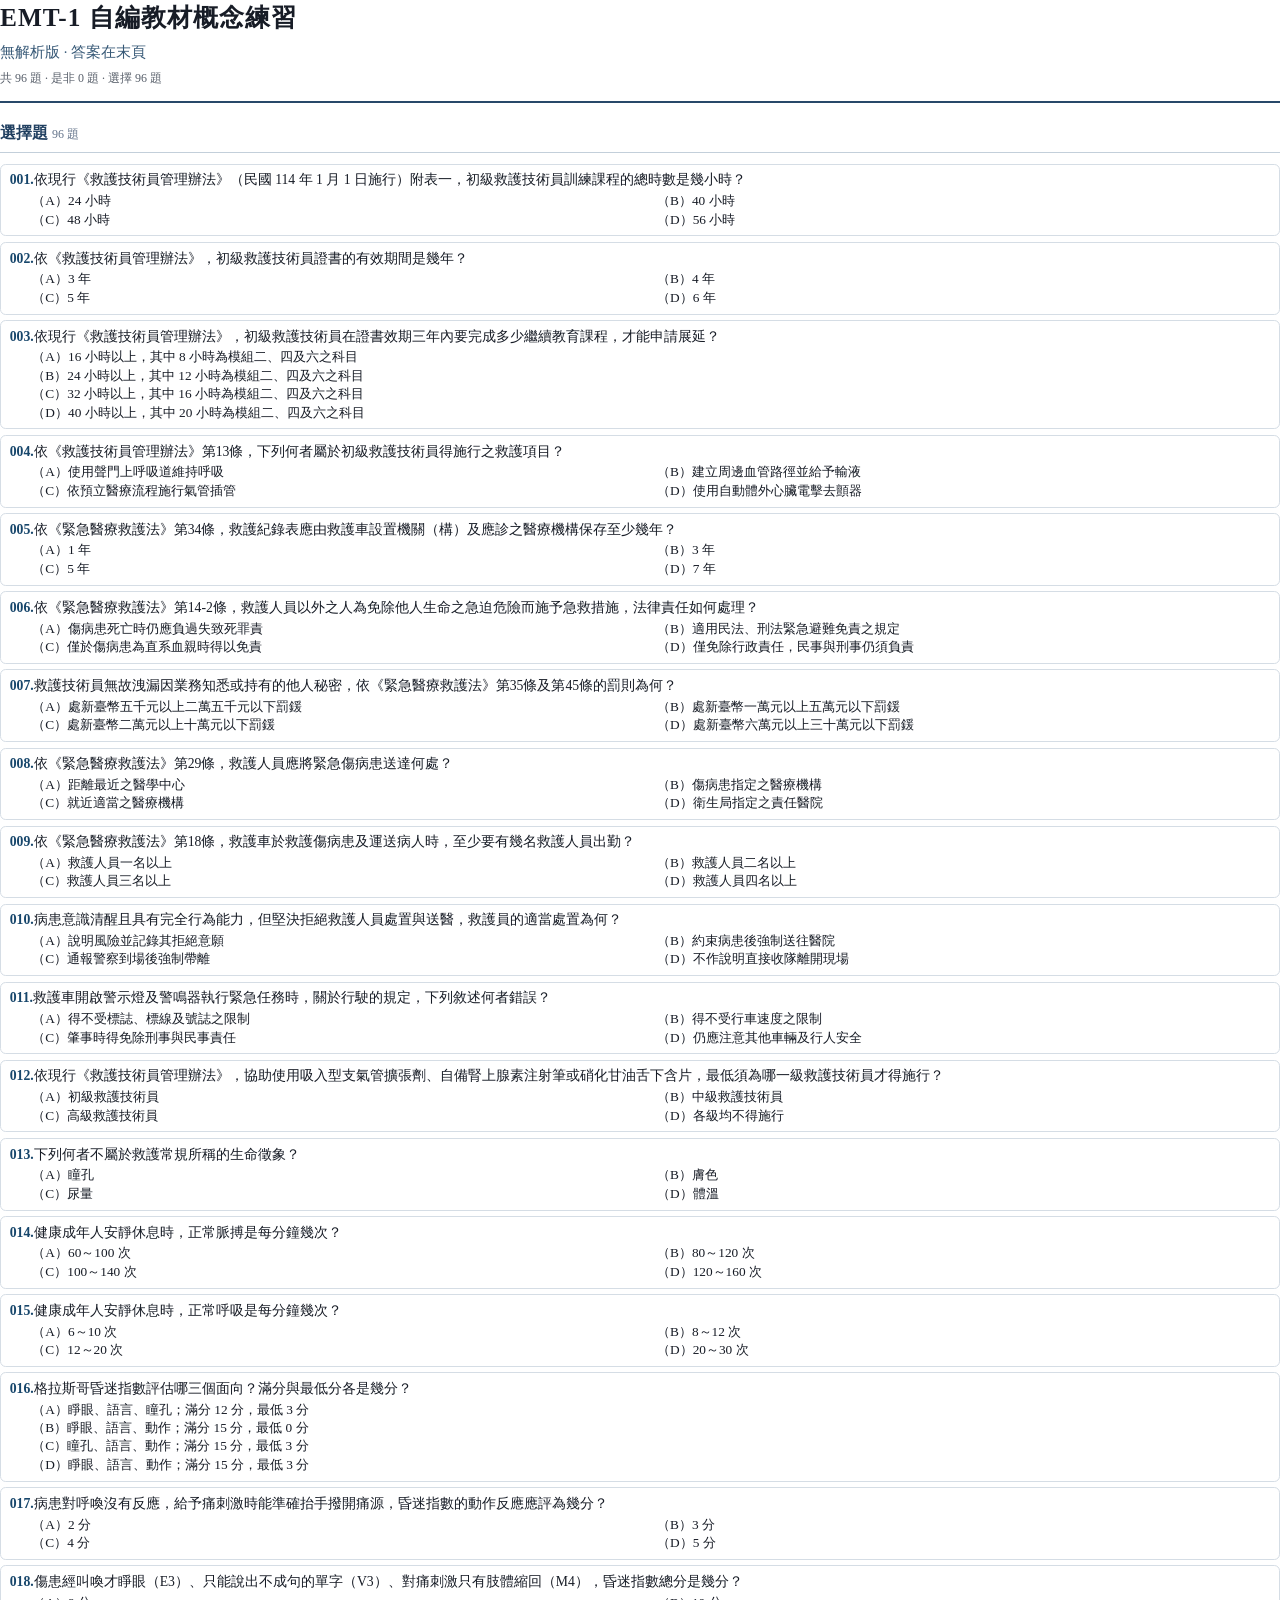
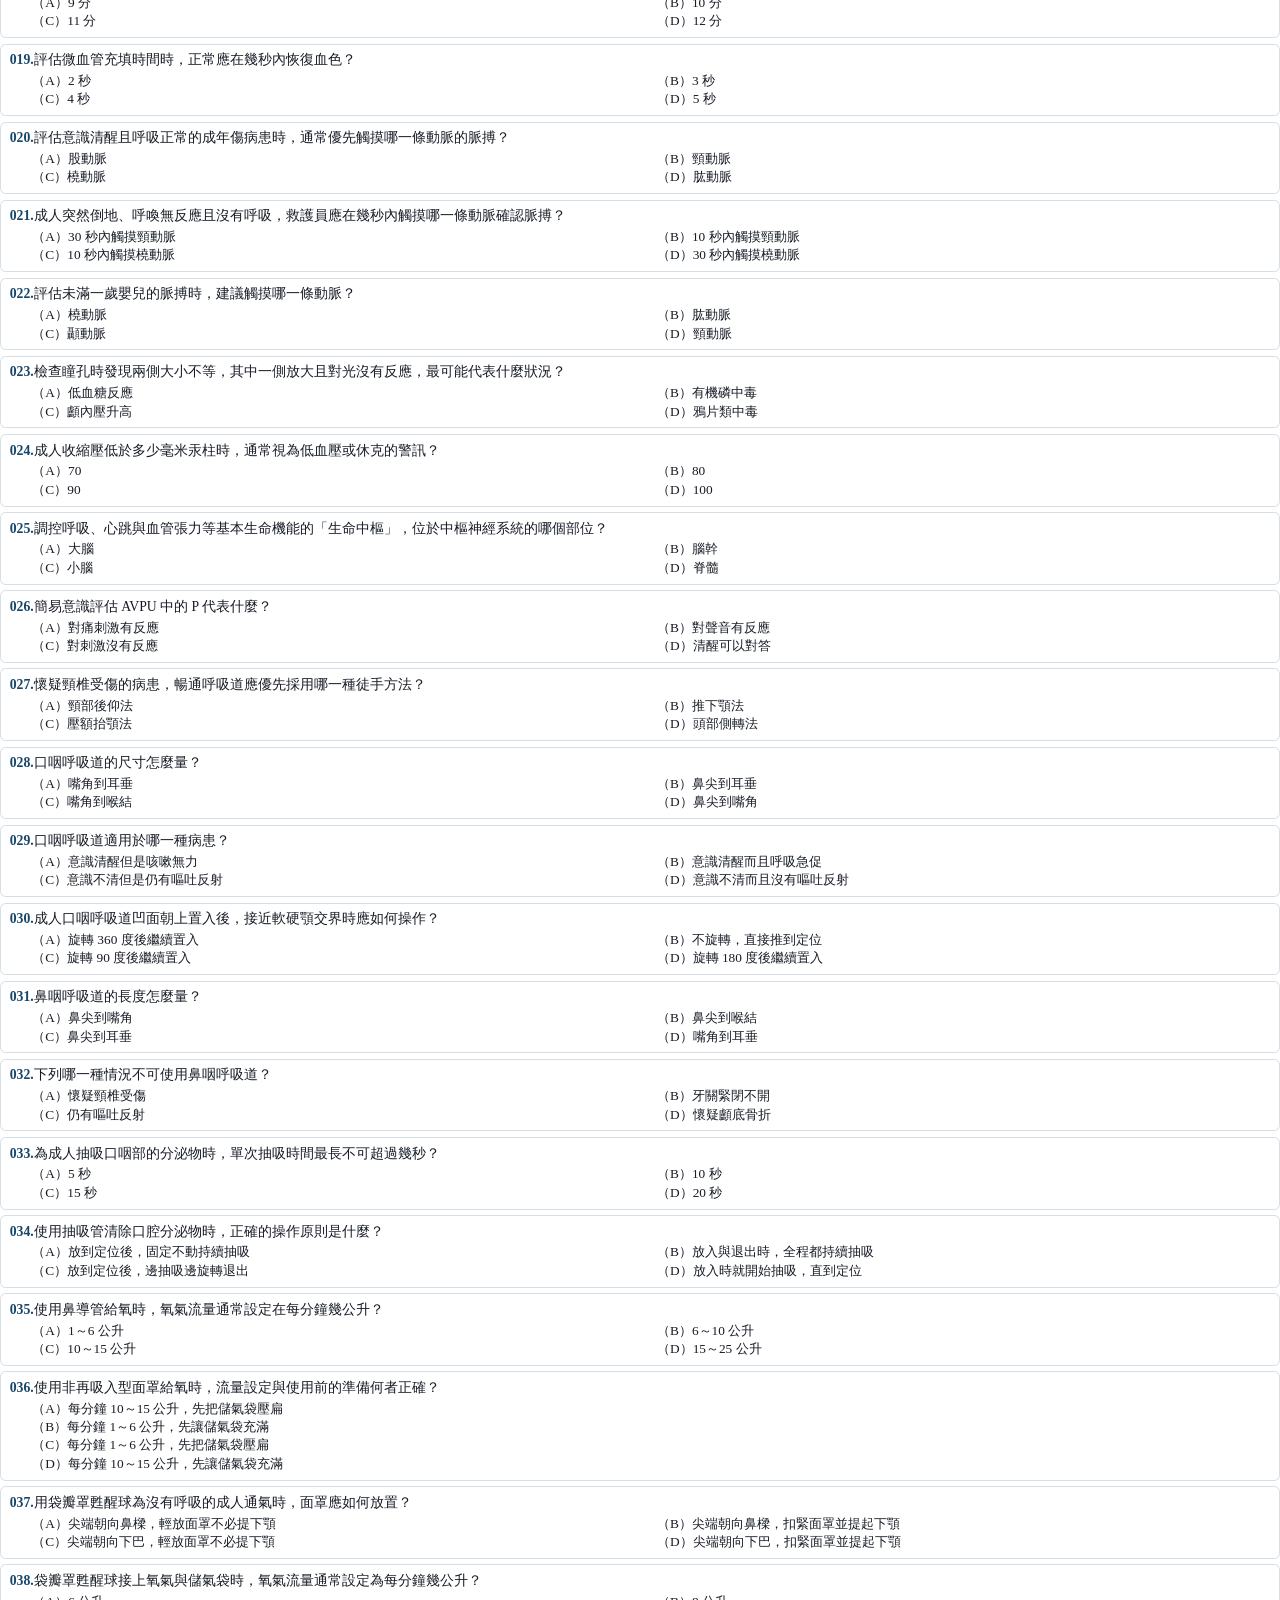
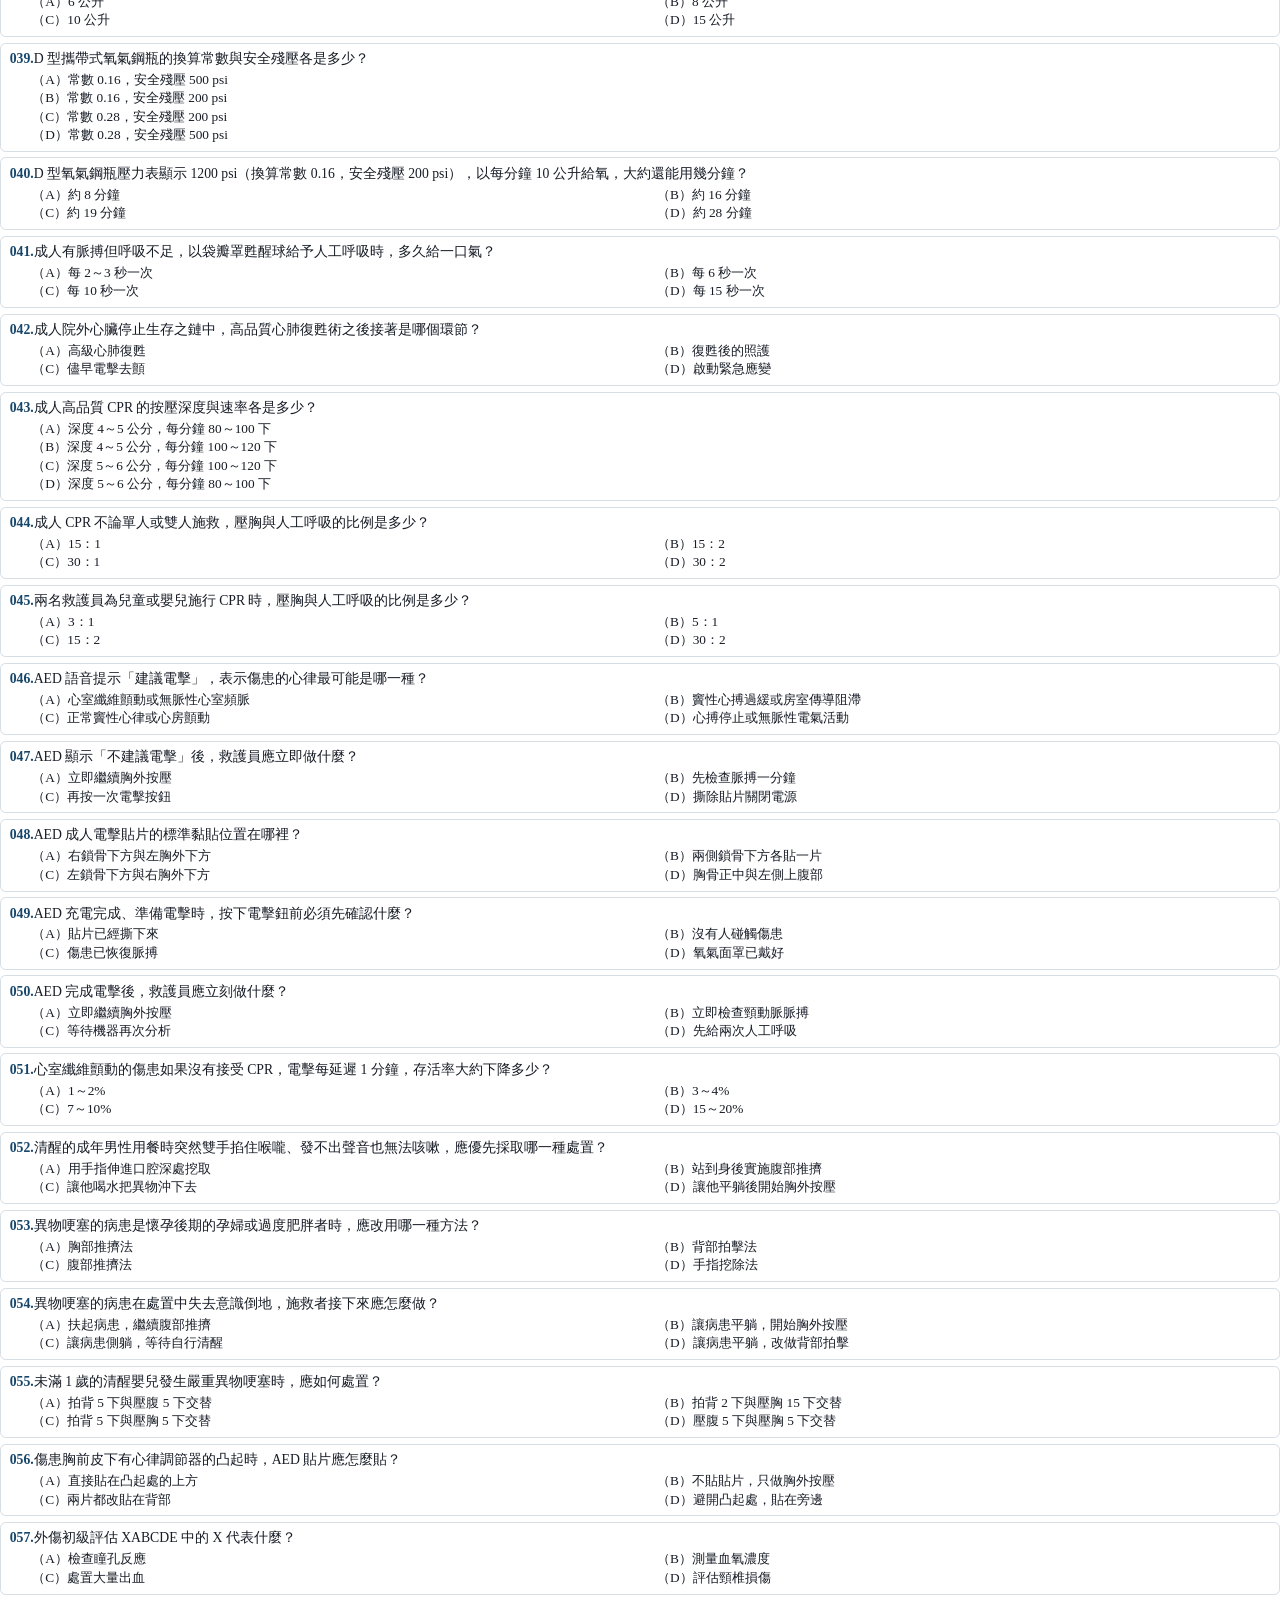
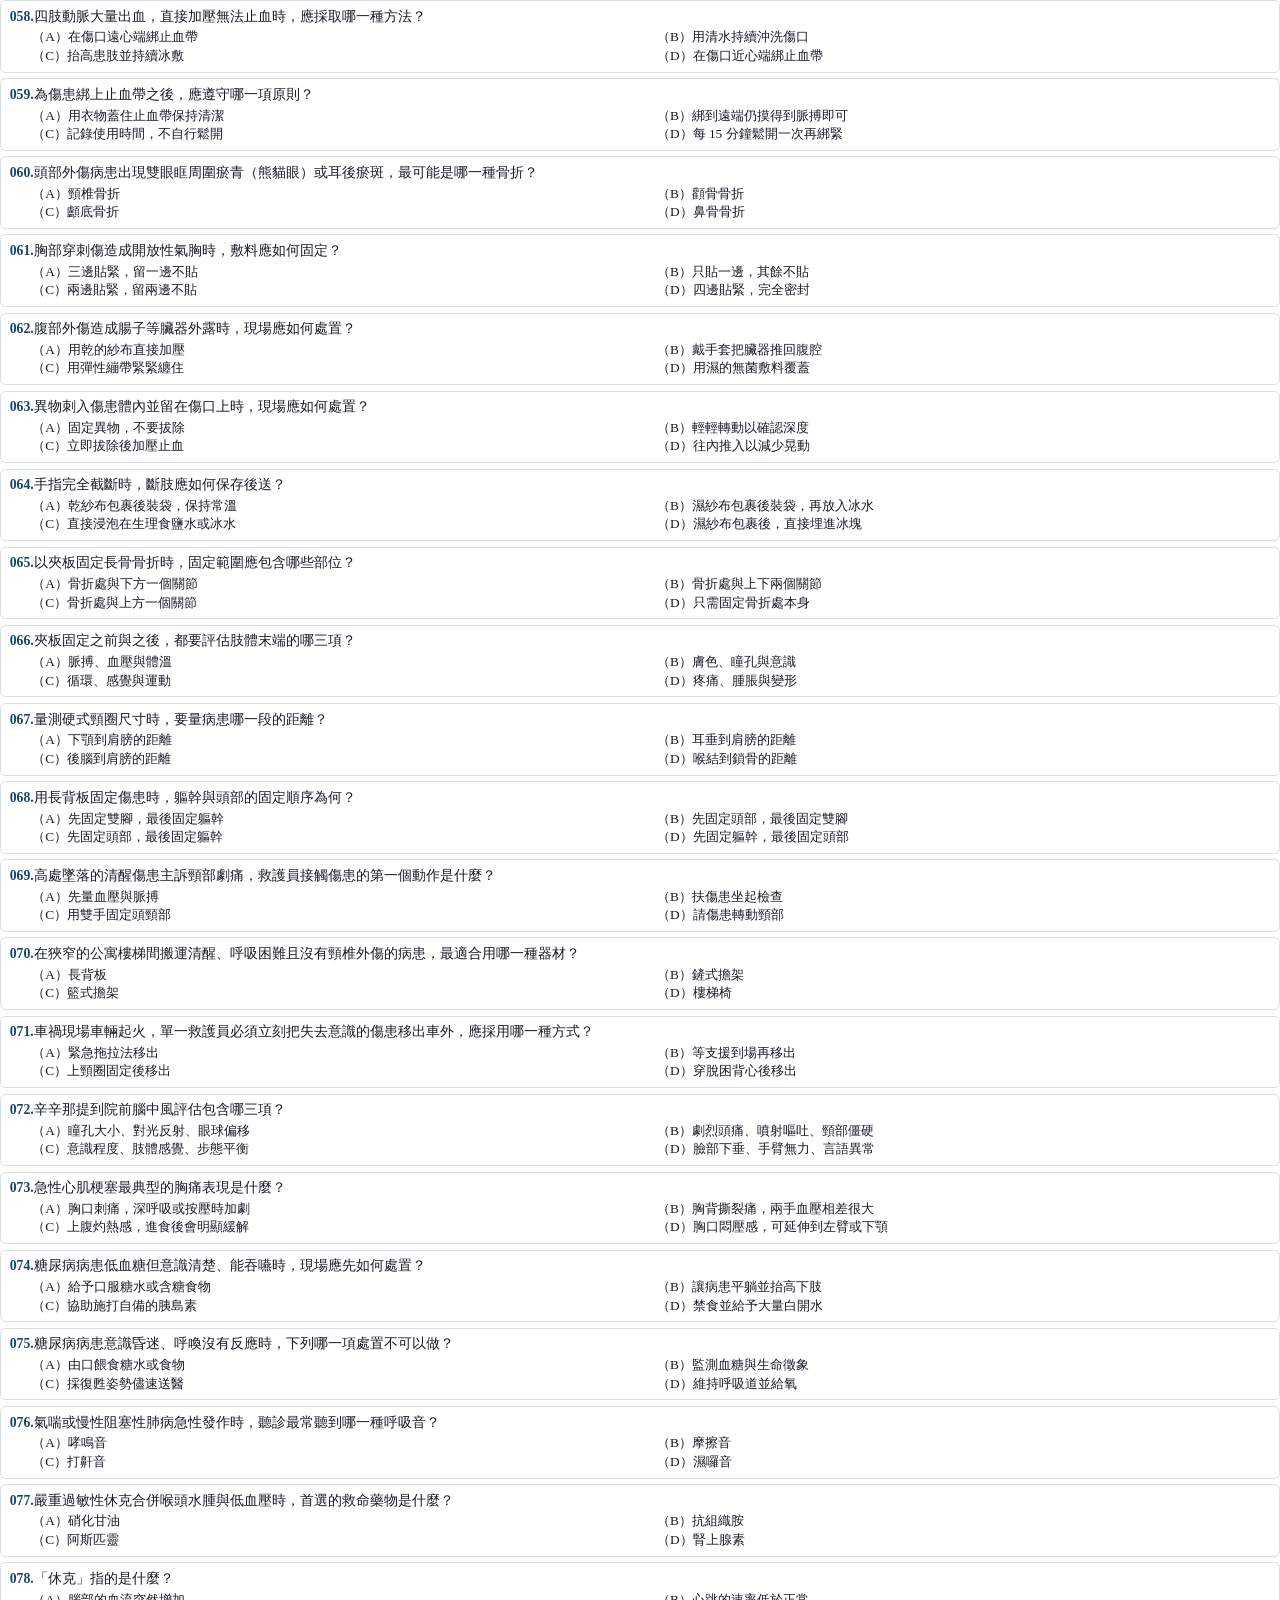
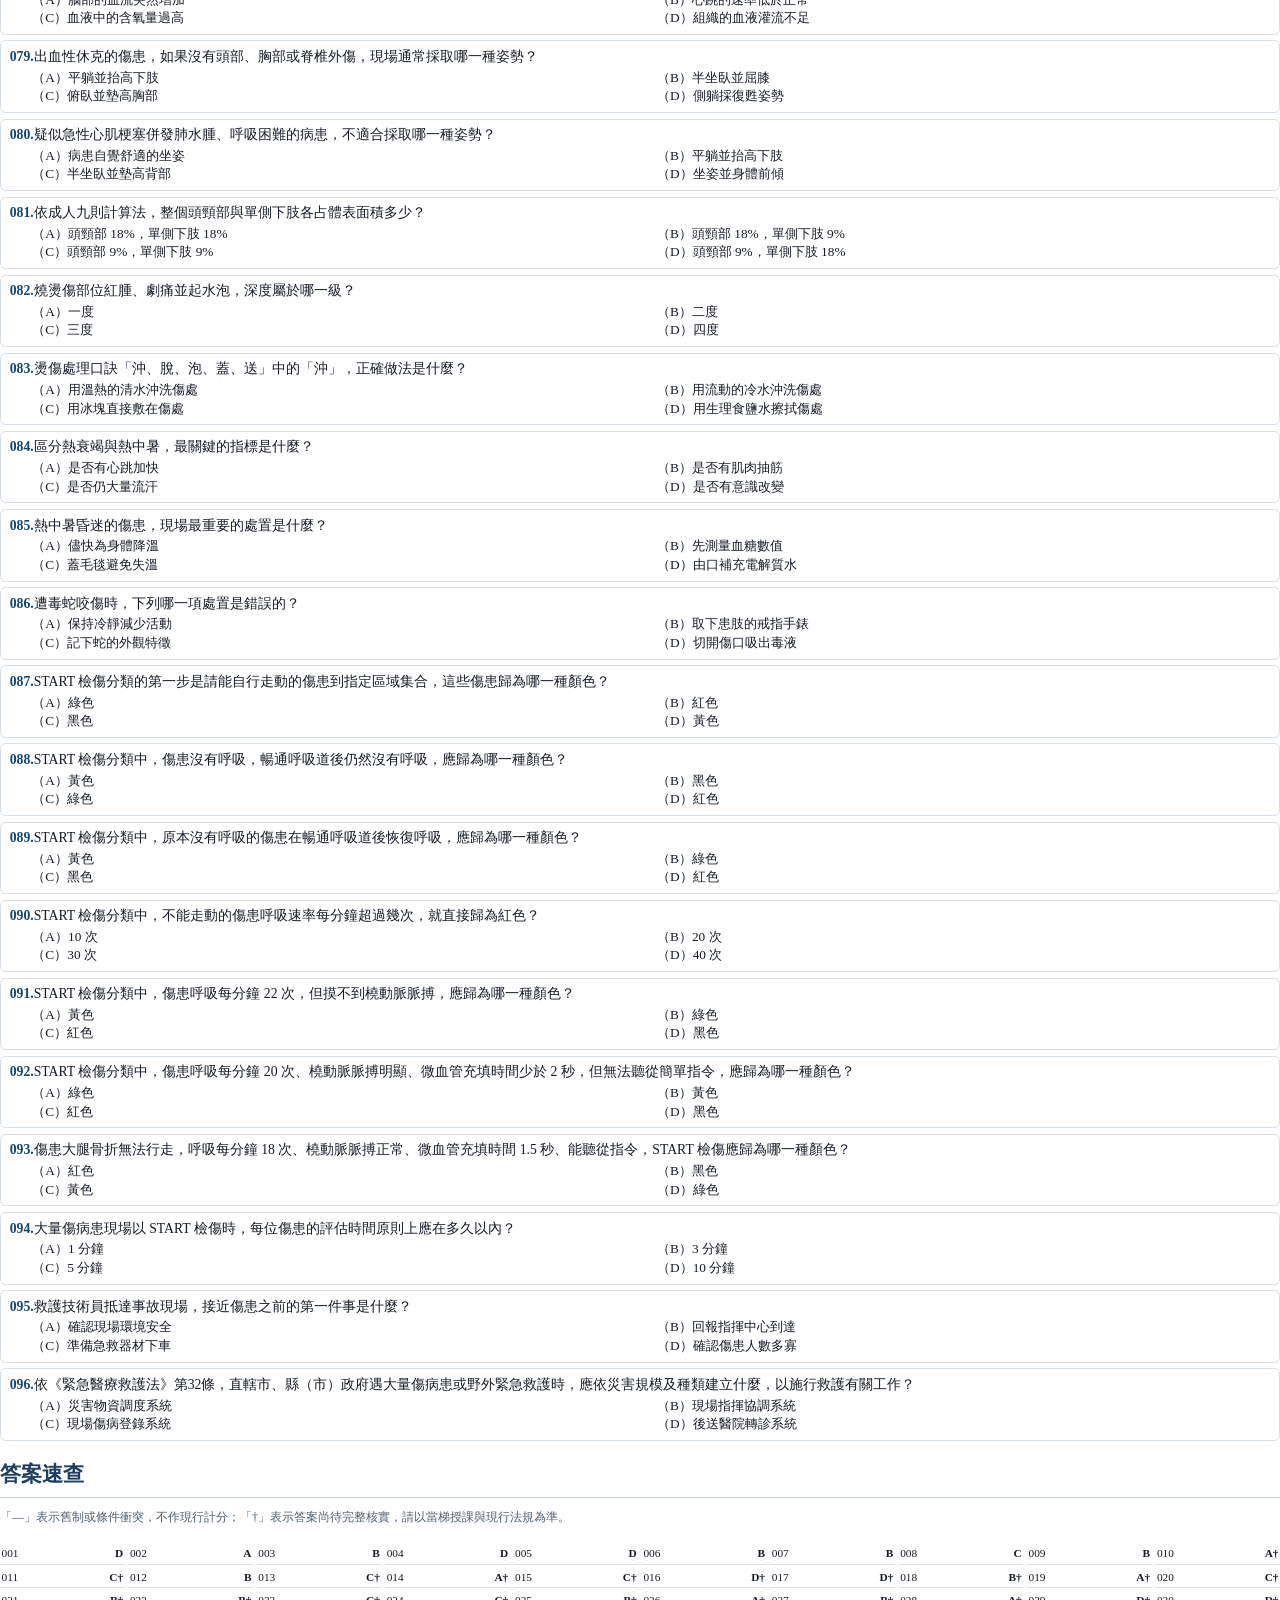
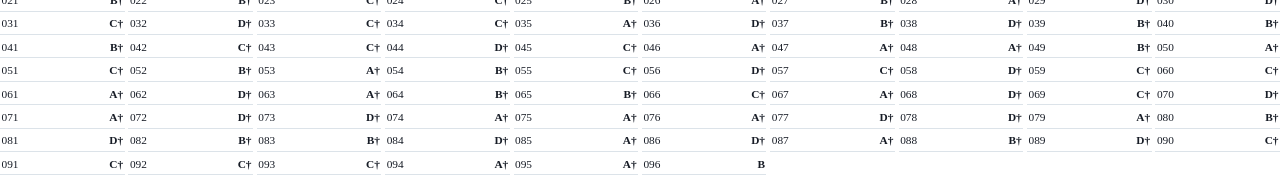
<file: pdf/emt_practice_plain.html>
<!doctype html><html lang="zh-TW"><head><meta charset="utf-8"><title>EMT-1 自編教材概念練習｜無解析版</title><style>
@page { size: A4; margin: 10mm 10mm 13mm;
  @bottom-center { content: "第 " counter(page) " 頁"; font: 9pt "DFKai-SB","標楷體",serif; color:#59606b; } }
* { box-sizing: border-box; }
body { margin:0; color:#171c26; font:10pt/1.38 "DFKai-SB","標楷體","BiauKai","KaiTi",serif; }
h1,h2,p { margin:0; }
h1 { font-size:19pt; letter-spacing:1px; line-height:1.35; }
h2 { font-size:12pt; color:#203f60; border-bottom:1px solid #c3cfda; padding-bottom:2mm; margin:5mm 0 3mm; break-after:avoid; }
h2 small { font-size:9pt; font-weight:normal; color:#64748b; }
.cover { border-bottom:2px solid #284869; padding-bottom:4mm; margin-bottom:4mm; }
.subtitle { color:#365876; font-size:11pt; margin-top:2mm; }
.meta { color:#59606b; font-size:9pt; margin-top:2mm; }
.question { border:1px solid #d5dde5; border-radius:1.5mm; padding:1.7mm 2.3mm; margin-bottom:1.5mm; break-inside:avoid; }
.stem { display:grid; grid-template-columns:max-content minmax(0,1fr); font-size:10.3pt; margin-bottom:.5mm; }
.stem b { color:#17466b; }
.stem span { min-width:0; overflow-wrap:anywhere; }
.tag { font-size:8pt; color:#385d77; border:1px solid #bccbd5; border-radius:2mm; padding:0 .9mm; margin-left:2mm; }
.tag.warning { color:#874327; border-color:#c9a58f; }
.choices { margin-left:6mm; }
.choices.short { display:grid; grid-template-columns:repeat(2,minmax(0,1fr)); column-gap:3mm; }
.choices div { min-width:0; overflow-wrap:anywhere; }
.key { break-before:page; }
.key h2 { font-size:16pt; }
.key p { color:#4f5f70; font-size:9pt; margin-bottom:5mm; }
.key-grid { display:grid; grid-template-columns:repeat(10,1fr); gap:.8mm 1mm; }
.key-item { display:flex; justify-content:space-between; border-bottom:1px solid #dce3e9; padding:.5mm .4mm; font-size:8.5pt; }
</style></head><body><header class="cover"><h1>EMT-1 自編教材概念練習</h1><p class="subtitle">無解析版 · 答案在末頁</p><p class="meta">共 96 題 · 是非 0 題 · 選擇 96 題</p></header><main id="questions"><section><h2>選擇題 <small>96 題</small></h2><article class="question" data-qid="EMT-LAW-01"><div class="stem"><b>001.</b><span>依現行《救護技術員管理辦法》（民國 114 年 1 月 1 日施行）附表一，初級救護技術員訓練課程的總時數是幾小時？</span></div><div class="choices short"><div>（A）24 小時</div><div>（B）40 小時</div><div>（C）48 小時</div><div>（D）56 小時</div></div></article><article class="question" data-qid="EMT-LAW-02"><div class="stem"><b>002.</b><span>依《救護技術員管理辦法》，初級救護技術員證書的有效期間是幾年？</span></div><div class="choices short"><div>（A）3 年</div><div>（B）4 年</div><div>（C）5 年</div><div>（D）6 年</div></div></article><article class="question" data-qid="EMT-LAW-03"><div class="stem"><b>003.</b><span>依現行《救護技術員管理辦法》，初級救護技術員在證書效期三年內要完成多少繼續教育課程，才能申請展延？</span></div><div class="choices "><div>（A）16 小時以上，其中 8 小時為模組二、四及六之科目</div><div>（B）24 小時以上，其中 12 小時為模組二、四及六之科目</div><div>（C）32 小時以上，其中 16 小時為模組二、四及六之科目</div><div>（D）40 小時以上，其中 20 小時為模組二、四及六之科目</div></div></article><article class="question" data-qid="EMT-LAW-04"><div class="stem"><b>004.</b><span>依《救護技術員管理辦法》第13條，下列何者屬於初級救護技術員得施行之救護項目？</span></div><div class="choices short"><div>（A）使用聲門上呼吸道維持呼吸</div><div>（B）建立周邊血管路徑並給予輸液</div><div>（C）依預立醫療流程施行氣管插管</div><div>（D）使用自動體外心臟電擊去顫器</div></div></article><article class="question" data-qid="EMT-LAW-05"><div class="stem"><b>005.</b><span>依《緊急醫療救護法》第34條，救護紀錄表應由救護車設置機關（構）及應診之醫療機構保存至少幾年？</span></div><div class="choices short"><div>（A）1 年</div><div>（B）3 年</div><div>（C）5 年</div><div>（D）7 年</div></div></article><article class="question" data-qid="EMT-LAW-06"><div class="stem"><b>006.</b><span>依《緊急醫療救護法》第14-2條，救護人員以外之人為免除他人生命之急迫危險而施予急救措施，法律責任如何處理？</span></div><div class="choices short"><div>（A）傷病患死亡時仍應負過失致死罪責</div><div>（B）適用民法、刑法緊急避難免責之規定</div><div>（C）僅於傷病患為直系血親時得以免責</div><div>（D）僅免除行政責任，民事與刑事仍須負責</div></div></article><article class="question" data-qid="EMT-LAW-07"><div class="stem"><b>007.</b><span>救護技術員無故洩漏因業務知悉或持有的他人秘密，依《緊急醫療救護法》第35條及第45條的罰則為何？</span></div><div class="choices short"><div>（A）處新臺幣五千元以上二萬五千元以下罰鍰</div><div>（B）處新臺幣一萬元以上五萬元以下罰鍰</div><div>（C）處新臺幣二萬元以上十萬元以下罰鍰</div><div>（D）處新臺幣六萬元以上三十萬元以下罰鍰</div></div></article><article class="question" data-qid="EMT-LAW-08"><div class="stem"><b>008.</b><span>依《緊急醫療救護法》第29條，救護人員應將緊急傷病患送達何處？</span></div><div class="choices short"><div>（A）距離最近之醫學中心</div><div>（B）傷病患指定之醫療機構</div><div>（C）就近適當之醫療機構</div><div>（D）衛生局指定之責任醫院</div></div></article><article class="question" data-qid="EMT-LAW-09"><div class="stem"><b>009.</b><span>依《緊急醫療救護法》第18條，救護車於救護傷病患及運送病人時，至少要有幾名救護人員出勤？</span></div><div class="choices short"><div>（A）救護人員一名以上</div><div>（B）救護人員二名以上</div><div>（C）救護人員三名以上</div><div>（D）救護人員四名以上</div></div></article><article class="question" data-qid="EMT-LAW-10"><div class="stem"><b>010.</b><span>病患意識清醒且具有完全行為能力，但堅決拒絕救護人員處置與送醫，救護員的適當處置為何？</span></div><div class="choices short"><div>（A）說明風險並記錄其拒絕意願</div><div>（B）約束病患後強制送往醫院</div><div>（C）通報警察到場後強制帶離</div><div>（D）不作說明直接收隊離開現場</div></div></article><article class="question" data-qid="EMT-LAW-11"><div class="stem"><b>011.</b><span>救護車開啟警示燈及警鳴器執行緊急任務時，關於行駛的規定，下列敘述何者錯誤？</span></div><div class="choices short"><div>（A）得不受標誌、標線及號誌之限制</div><div>（B）得不受行車速度之限制</div><div>（C）肇事時得免除刑事與民事責任</div><div>（D）仍應注意其他車輛及行人安全</div></div></article><article class="question" data-qid="EMT-LAW-12"><div class="stem"><b>012.</b><span>依現行《救護技術員管理辦法》，協助使用吸入型支氣管擴張劑、自備腎上腺素注射筆或硝化甘油舌下含片，最低須為哪一級救護技術員才得施行？</span></div><div class="choices short"><div>（A）初級救護技術員</div><div>（B）中級救護技術員</div><div>（C）高級救護技術員</div><div>（D）各級均不得施行</div></div></article><article class="question" data-qid="EMT-ANA-01"><div class="stem"><b>013.</b><span>下列何者不屬於救護常規所稱的生命徵象？</span></div><div class="choices short"><div>（A）瞳孔</div><div>（B）膚色</div><div>（C）尿量</div><div>（D）體溫</div></div></article><article class="question" data-qid="EMT-ANA-02"><div class="stem"><b>014.</b><span>健康成年人安靜休息時，正常脈搏是每分鐘幾次？</span></div><div class="choices short"><div>（A）60～100 次</div><div>（B）80～120 次</div><div>（C）100～140 次</div><div>（D）120～160 次</div></div></article><article class="question" data-qid="EMT-ANA-03"><div class="stem"><b>015.</b><span>健康成年人安靜休息時，正常呼吸是每分鐘幾次？</span></div><div class="choices short"><div>（A）6～10 次</div><div>（B）8～12 次</div><div>（C）12～20 次</div><div>（D）20～30 次</div></div></article><article class="question" data-qid="EMT-ANA-04"><div class="stem"><b>016.</b><span>格拉斯哥昏迷指數評估哪三個面向？滿分與最低分各是幾分？</span></div><div class="choices "><div>（A）睜眼、語言、瞳孔；滿分 12 分，最低 3 分</div><div>（B）睜眼、語言、動作；滿分 15 分，最低 0 分</div><div>（C）瞳孔、語言、動作；滿分 15 分，最低 3 分</div><div>（D）睜眼、語言、動作；滿分 15 分，最低 3 分</div></div></article><article class="question" data-qid="EMT-ANA-05"><div class="stem"><b>017.</b><span>病患對呼喚沒有反應，給予痛刺激時能準確抬手撥開痛源，昏迷指數的動作反應應評為幾分？</span></div><div class="choices short"><div>（A）2 分</div><div>（B）3 分</div><div>（C）4 分</div><div>（D）5 分</div></div></article><article class="question" data-qid="EMT-ANA-06"><div class="stem"><b>018.</b><span>傷患經叫喚才睜眼（E3）、只能說出不成句的單字（V3）、對痛刺激只有肢體縮回（M4），昏迷指數總分是幾分？</span></div><div class="choices short"><div>（A）9 分</div><div>（B）10 分</div><div>（C）11 分</div><div>（D）12 分</div></div></article><article class="question" data-qid="EMT-ANA-07"><div class="stem"><b>019.</b><span>評估微血管充填時間時，正常應在幾秒內恢復血色？</span></div><div class="choices short"><div>（A）2 秒</div><div>（B）3 秒</div><div>（C）4 秒</div><div>（D）5 秒</div></div></article><article class="question" data-qid="EMT-ANA-08"><div class="stem"><b>020.</b><span>評估意識清醒且呼吸正常的成年傷病患時，通常優先觸摸哪一條動脈的脈搏？</span></div><div class="choices short"><div>（A）股動脈</div><div>（B）頸動脈</div><div>（C）橈動脈</div><div>（D）肱動脈</div></div></article><article class="question" data-qid="EMT-ANA-09"><div class="stem"><b>021.</b><span>成人突然倒地、呼喚無反應且沒有呼吸，救護員應在幾秒內觸摸哪一條動脈確認脈搏？</span></div><div class="choices short"><div>（A）30 秒內觸摸頸動脈</div><div>（B）10 秒內觸摸頸動脈</div><div>（C）10 秒內觸摸橈動脈</div><div>（D）30 秒內觸摸橈動脈</div></div></article><article class="question" data-qid="EMT-ANA-10"><div class="stem"><b>022.</b><span>評估未滿一歲嬰兒的脈搏時，建議觸摸哪一條動脈？</span></div><div class="choices short"><div>（A）橈動脈</div><div>（B）肱動脈</div><div>（C）顳動脈</div><div>（D）頸動脈</div></div></article><article class="question" data-qid="EMT-ANA-11"><div class="stem"><b>023.</b><span>檢查瞳孔時發現兩側大小不等，其中一側放大且對光沒有反應，最可能代表什麼狀況？</span></div><div class="choices short"><div>（A）低血糖反應</div><div>（B）有機磷中毒</div><div>（C）顱內壓升高</div><div>（D）鴉片類中毒</div></div></article><article class="question" data-qid="EMT-ANA-12"><div class="stem"><b>024.</b><span>成人收縮壓低於多少毫米汞柱時，通常視為低血壓或休克的警訊？</span></div><div class="choices short"><div>（A）70</div><div>（B）80</div><div>（C）90</div><div>（D）100</div></div></article><article class="question" data-qid="EMT-ANA-13"><div class="stem"><b>025.</b><span>調控呼吸、心跳與血管張力等基本生命機能的「生命中樞」，位於中樞神經系統的哪個部位？</span></div><div class="choices short"><div>（A）大腦</div><div>（B）腦幹</div><div>（C）小腦</div><div>（D）脊髓</div></div></article><article class="question" data-qid="EMT-ANA-14"><div class="stem"><b>026.</b><span>簡易意識評估 AVPU 中的 P 代表什麼？</span></div><div class="choices short"><div>（A）對痛刺激有反應</div><div>（B）對聲音有反應</div><div>（C）對刺激沒有反應</div><div>（D）清醒可以對答</div></div></article><article class="question" data-qid="EMT-AIR-01"><div class="stem"><b>027.</b><span>懷疑頸椎受傷的病患，暢通呼吸道應優先採用哪一種徒手方法？</span></div><div class="choices short"><div>（A）頸部後仰法</div><div>（B）推下顎法</div><div>（C）壓額抬顎法</div><div>（D）頭部側轉法</div></div></article><article class="question" data-qid="EMT-AIR-02"><div class="stem"><b>028.</b><span>口咽呼吸道的尺寸怎麼量？</span></div><div class="choices short"><div>（A）嘴角到耳垂</div><div>（B）鼻尖到耳垂</div><div>（C）嘴角到喉結</div><div>（D）鼻尖到嘴角</div></div></article><article class="question" data-qid="EMT-AIR-03"><div class="stem"><b>029.</b><span>口咽呼吸道適用於哪一種病患？</span></div><div class="choices short"><div>（A）意識清醒但是咳嗽無力</div><div>（B）意識清醒而且呼吸急促</div><div>（C）意識不清但是仍有嘔吐反射</div><div>（D）意識不清而且沒有嘔吐反射</div></div></article><article class="question" data-qid="EMT-AIR-04"><div class="stem"><b>030.</b><span>成人口咽呼吸道凹面朝上置入後，接近軟硬顎交界時應如何操作？</span></div><div class="choices short"><div>（A）旋轉 360 度後繼續置入</div><div>（B）不旋轉，直接推到定位</div><div>（C）旋轉 90 度後繼續置入</div><div>（D）旋轉 180 度後繼續置入</div></div></article><article class="question" data-qid="EMT-AIR-05"><div class="stem"><b>031.</b><span>鼻咽呼吸道的長度怎麼量？</span></div><div class="choices short"><div>（A）鼻尖到嘴角</div><div>（B）鼻尖到喉結</div><div>（C）鼻尖到耳垂</div><div>（D）嘴角到耳垂</div></div></article><article class="question" data-qid="EMT-AIR-06"><div class="stem"><b>032.</b><span>下列哪一種情況不可使用鼻咽呼吸道？</span></div><div class="choices short"><div>（A）懷疑頸椎受傷</div><div>（B）牙關緊閉不開</div><div>（C）仍有嘔吐反射</div><div>（D）懷疑顱底骨折</div></div></article><article class="question" data-qid="EMT-AIR-07"><div class="stem"><b>033.</b><span>為成人抽吸口咽部的分泌物時，單次抽吸時間最長不可超過幾秒？</span></div><div class="choices short"><div>（A）5 秒</div><div>（B）10 秒</div><div>（C）15 秒</div><div>（D）20 秒</div></div></article><article class="question" data-qid="EMT-AIR-08"><div class="stem"><b>034.</b><span>使用抽吸管清除口腔分泌物時，正確的操作原則是什麼？</span></div><div class="choices short"><div>（A）放到定位後，固定不動持續抽吸</div><div>（B）放入與退出時，全程都持續抽吸</div><div>（C）放到定位後，邊抽吸邊旋轉退出</div><div>（D）放入時就開始抽吸，直到定位</div></div></article><article class="question" data-qid="EMT-AIR-09"><div class="stem"><b>035.</b><span>使用鼻導管給氧時，氧氣流量通常設定在每分鐘幾公升？</span></div><div class="choices short"><div>（A）1～6 公升</div><div>（B）6～10 公升</div><div>（C）10～15 公升</div><div>（D）15～25 公升</div></div></article><article class="question" data-qid="EMT-AIR-10"><div class="stem"><b>036.</b><span>使用非再吸入型面罩給氧時，流量設定與使用前的準備何者正確？</span></div><div class="choices "><div>（A）每分鐘 10～15 公升，先把儲氣袋壓扁</div><div>（B）每分鐘 1～6 公升，先讓儲氣袋充滿</div><div>（C）每分鐘 1～6 公升，先把儲氣袋壓扁</div><div>（D）每分鐘 10～15 公升，先讓儲氣袋充滿</div></div></article><article class="question" data-qid="EMT-AIR-11"><div class="stem"><b>037.</b><span>用袋瓣罩甦醒球為沒有呼吸的成人通氣時，面罩應如何放置？</span></div><div class="choices short"><div>（A）尖端朝向鼻樑，輕放面罩不必提下顎</div><div>（B）尖端朝向鼻樑，扣緊面罩並提起下顎</div><div>（C）尖端朝向下巴，輕放面罩不必提下顎</div><div>（D）尖端朝向下巴，扣緊面罩並提起下顎</div></div></article><article class="question" data-qid="EMT-AIR-12"><div class="stem"><b>038.</b><span>袋瓣罩甦醒球接上氧氣與儲氣袋時，氧氣流量通常設定為每分鐘幾公升？</span></div><div class="choices short"><div>（A）6 公升</div><div>（B）8 公升</div><div>（C）10 公升</div><div>（D）15 公升</div></div></article><article class="question" data-qid="EMT-AIR-13"><div class="stem"><b>039.</b><span>D 型攜帶式氧氣鋼瓶的換算常數與安全殘壓各是多少？</span></div><div class="choices "><div>（A）常數 0.16，安全殘壓 500 psi</div><div>（B）常數 0.16，安全殘壓 200 psi</div><div>（C）常數 0.28，安全殘壓 200 psi</div><div>（D）常數 0.28，安全殘壓 500 psi</div></div></article><article class="question" data-qid="EMT-AIR-14"><div class="stem"><b>040.</b><span>D 型氧氣鋼瓶壓力表顯示 1200 psi（換算常數 0.16，安全殘壓 200 psi），以每分鐘 10 公升給氧，大約還能用幾分鐘？</span></div><div class="choices short"><div>（A）約 8 分鐘</div><div>（B）約 16 分鐘</div><div>（C）約 19 分鐘</div><div>（D）約 28 分鐘</div></div></article><article class="question" data-qid="EMT-AIR-15"><div class="stem"><b>041.</b><span>成人有脈搏但呼吸不足，以袋瓣罩甦醒球給予人工呼吸時，多久給一口氣？</span></div><div class="choices short"><div>（A）每 2～3 秒一次</div><div>（B）每 6 秒一次</div><div>（C）每 10 秒一次</div><div>（D）每 15 秒一次</div></div></article><article class="question" data-qid="EMT-CPR-01"><div class="stem"><b>042.</b><span>成人院外心臟停止生存之鏈中，高品質心肺復甦術之後接著是哪個環節？</span></div><div class="choices short"><div>（A）高級心肺復甦</div><div>（B）復甦後的照護</div><div>（C）儘早電擊去顫</div><div>（D）啟動緊急應變</div></div></article><article class="question" data-qid="EMT-CPR-02"><div class="stem"><b>043.</b><span>成人高品質 CPR 的按壓深度與速率各是多少？</span></div><div class="choices "><div>（A）深度 4～5 公分，每分鐘 80～100 下</div><div>（B）深度 4～5 公分，每分鐘 100～120 下</div><div>（C）深度 5～6 公分，每分鐘 100～120 下</div><div>（D）深度 5～6 公分，每分鐘 80～100 下</div></div></article><article class="question" data-qid="EMT-CPR-03"><div class="stem"><b>044.</b><span>成人 CPR 不論單人或雙人施救，壓胸與人工呼吸的比例是多少？</span></div><div class="choices short"><div>（A）15：1</div><div>（B）15：2</div><div>（C）30：1</div><div>（D）30：2</div></div></article><article class="question" data-qid="EMT-CPR-04"><div class="stem"><b>045.</b><span>兩名救護員為兒童或嬰兒施行 CPR 時，壓胸與人工呼吸的比例是多少？</span></div><div class="choices short"><div>（A）3：1</div><div>（B）5：1</div><div>（C）15：2</div><div>（D）30：2</div></div></article><article class="question" data-qid="EMT-CPR-05"><div class="stem"><b>046.</b><span>AED 語音提示「建議電擊」，表示傷患的心律最可能是哪一種？</span></div><div class="choices short"><div>（A）心室纖維顫動或無脈性心室頻脈</div><div>（B）竇性心搏過緩或房室傳導阻滯</div><div>（C）正常竇性心律或心房顫動</div><div>（D）心搏停止或無脈性電氣活動</div></div></article><article class="question" data-qid="EMT-CPR-06"><div class="stem"><b>047.</b><span>AED 顯示「不建議電擊」後，救護員應立即做什麼？</span></div><div class="choices short"><div>（A）立即繼續胸外按壓</div><div>（B）先檢查脈搏一分鐘</div><div>（C）再按一次電擊按鈕</div><div>（D）撕除貼片關閉電源</div></div></article><article class="question" data-qid="EMT-CPR-07"><div class="stem"><b>048.</b><span>AED 成人電擊貼片的標準黏貼位置在哪裡？</span></div><div class="choices short"><div>（A）右鎖骨下方與左胸外下方</div><div>（B）兩側鎖骨下方各貼一片</div><div>（C）左鎖骨下方與右胸外下方</div><div>（D）胸骨正中與左側上腹部</div></div></article><article class="question" data-qid="EMT-CPR-08"><div class="stem"><b>049.</b><span>AED 充電完成、準備電擊時，按下電擊鈕前必須先確認什麼？</span></div><div class="choices short"><div>（A）貼片已經撕下來</div><div>（B）沒有人碰觸傷患</div><div>（C）傷患已恢復脈搏</div><div>（D）氧氣面罩已戴好</div></div></article><article class="question" data-qid="EMT-CPR-09"><div class="stem"><b>050.</b><span>AED 完成電擊後，救護員應立刻做什麼？</span></div><div class="choices short"><div>（A）立即繼續胸外按壓</div><div>（B）立即檢查頸動脈脈搏</div><div>（C）等待機器再次分析</div><div>（D）先給兩次人工呼吸</div></div></article><article class="question" data-qid="EMT-CPR-10"><div class="stem"><b>051.</b><span>心室纖維顫動的傷患如果沒有接受 CPR，電擊每延遲 1 分鐘，存活率大約下降多少？</span></div><div class="choices short"><div>（A）1～2%</div><div>（B）3～4%</div><div>（C）7～10%</div><div>（D）15～20%</div></div></article><article class="question" data-qid="EMT-CPR-11"><div class="stem"><b>052.</b><span>清醒的成年男性用餐時突然雙手掐住喉嚨、發不出聲音也無法咳嗽，應優先採取哪一種處置？</span></div><div class="choices short"><div>（A）用手指伸進口腔深處挖取</div><div>（B）站到身後實施腹部推擠</div><div>（C）讓他喝水把異物沖下去</div><div>（D）讓他平躺後開始胸外按壓</div></div></article><article class="question" data-qid="EMT-CPR-12"><div class="stem"><b>053.</b><span>異物哽塞的病患是懷孕後期的孕婦或過度肥胖者時，應改用哪一種方法？</span></div><div class="choices short"><div>（A）胸部推擠法</div><div>（B）背部拍擊法</div><div>（C）腹部推擠法</div><div>（D）手指挖除法</div></div></article><article class="question" data-qid="EMT-CPR-13"><div class="stem"><b>054.</b><span>異物哽塞的病患在處置中失去意識倒地，施救者接下來應怎麼做？</span></div><div class="choices short"><div>（A）扶起病患，繼續腹部推擠</div><div>（B）讓病患平躺，開始胸外按壓</div><div>（C）讓病患側躺，等待自行清醒</div><div>（D）讓病患平躺，改做背部拍擊</div></div></article><article class="question" data-qid="EMT-CPR-14"><div class="stem"><b>055.</b><span>未滿 1 歲的清醒嬰兒發生嚴重異物哽塞時，應如何處置？</span></div><div class="choices short"><div>（A）拍背 5 下與壓腹 5 下交替</div><div>（B）拍背 2 下與壓胸 15 下交替</div><div>（C）拍背 5 下與壓胸 5 下交替</div><div>（D）壓腹 5 下與壓胸 5 下交替</div></div></article><article class="question" data-qid="EMT-CPR-15"><div class="stem"><b>056.</b><span>傷患胸前皮下有心律調節器的凸起時，AED 貼片應怎麼貼？</span></div><div class="choices short"><div>（A）直接貼在凸起處的上方</div><div>（B）不貼貼片，只做胸外按壓</div><div>（C）兩片都改貼在背部</div><div>（D）避開凸起處，貼在旁邊</div></div></article><article class="question" data-qid="EMT-TRM-01"><div class="stem"><b>057.</b><span>外傷初級評估 XABCDE 中的 X 代表什麼？</span></div><div class="choices short"><div>（A）檢查瞳孔反應</div><div>（B）測量血氧濃度</div><div>（C）處置大量出血</div><div>（D）評估頸椎損傷</div></div></article><article class="question" data-qid="EMT-TRM-02"><div class="stem"><b>058.</b><span>四肢動脈大量出血，直接加壓無法止血時，應採取哪一種方法？</span></div><div class="choices short"><div>（A）在傷口遠心端綁止血帶</div><div>（B）用清水持續沖洗傷口</div><div>（C）抬高患肢並持續冰敷</div><div>（D）在傷口近心端綁止血帶</div></div></article><article class="question" data-qid="EMT-TRM-03"><div class="stem"><b>059.</b><span>為傷患綁上止血帶之後，應遵守哪一項原則？</span></div><div class="choices short"><div>（A）用衣物蓋住止血帶保持清潔</div><div>（B）綁到遠端仍摸得到脈搏即可</div><div>（C）記錄使用時間，不自行鬆開</div><div>（D）每 15 分鐘鬆開一次再綁緊</div></div></article><article class="question" data-qid="EMT-TRM-04"><div class="stem"><b>060.</b><span>頭部外傷病患出現雙眼眶周圍瘀青（熊貓眼）或耳後瘀斑，最可能是哪一種骨折？</span></div><div class="choices short"><div>（A）頸椎骨折</div><div>（B）顴骨骨折</div><div>（C）顱底骨折</div><div>（D）鼻骨骨折</div></div></article><article class="question" data-qid="EMT-TRM-05"><div class="stem"><b>061.</b><span>胸部穿刺傷造成開放性氣胸時，敷料應如何固定？</span></div><div class="choices short"><div>（A）三邊貼緊，留一邊不貼</div><div>（B）只貼一邊，其餘不貼</div><div>（C）兩邊貼緊，留兩邊不貼</div><div>（D）四邊貼緊，完全密封</div></div></article><article class="question" data-qid="EMT-TRM-06"><div class="stem"><b>062.</b><span>腹部外傷造成腸子等臟器外露時，現場應如何處置？</span></div><div class="choices short"><div>（A）用乾的紗布直接加壓</div><div>（B）戴手套把臟器推回腹腔</div><div>（C）用彈性繃帶緊緊纏住</div><div>（D）用濕的無菌敷料覆蓋</div></div></article><article class="question" data-qid="EMT-TRM-07"><div class="stem"><b>063.</b><span>異物刺入傷患體內並留在傷口上時，現場應如何處置？</span></div><div class="choices short"><div>（A）固定異物，不要拔除</div><div>（B）輕輕轉動以確認深度</div><div>（C）立即拔除後加壓止血</div><div>（D）往內推入以減少晃動</div></div></article><article class="question" data-qid="EMT-TRM-08"><div class="stem"><b>064.</b><span>手指完全截斷時，斷肢應如何保存後送？</span></div><div class="choices short"><div>（A）乾紗布包裹後裝袋，保持常溫</div><div>（B）濕紗布包裹後裝袋，再放入冰水</div><div>（C）直接浸泡在生理食鹽水或冰水</div><div>（D）濕紗布包裹後，直接埋進冰塊</div></div></article><article class="question" data-qid="EMT-TRM-09"><div class="stem"><b>065.</b><span>以夾板固定長骨骨折時，固定範圍應包含哪些部位？</span></div><div class="choices short"><div>（A）骨折處與下方一個關節</div><div>（B）骨折處與上下兩個關節</div><div>（C）骨折處與上方一個關節</div><div>（D）只需固定骨折處本身</div></div></article><article class="question" data-qid="EMT-TRM-10"><div class="stem"><b>066.</b><span>夾板固定之前與之後，都要評估肢體末端的哪三項？</span></div><div class="choices short"><div>（A）脈搏、血壓與體溫</div><div>（B）膚色、瞳孔與意識</div><div>（C）循環、感覺與運動</div><div>（D）疼痛、腫脹與變形</div></div></article><article class="question" data-qid="EMT-TRM-11"><div class="stem"><b>067.</b><span>量測硬式頸圈尺寸時，要量病患哪一段的距離？</span></div><div class="choices short"><div>（A）下顎到肩膀的距離</div><div>（B）耳垂到肩膀的距離</div><div>（C）後腦到肩膀的距離</div><div>（D）喉結到鎖骨的距離</div></div></article><article class="question" data-qid="EMT-TRM-12"><div class="stem"><b>068.</b><span>用長背板固定傷患時，軀幹與頭部的固定順序為何？</span></div><div class="choices short"><div>（A）先固定雙腳，最後固定軀幹</div><div>（B）先固定頭部，最後固定雙腳</div><div>（C）先固定頭部，最後固定軀幹</div><div>（D）先固定軀幹，最後固定頭部</div></div></article><article class="question" data-qid="EMT-TRM-13"><div class="stem"><b>069.</b><span>高處墜落的清醒傷患主訴頸部劇痛，救護員接觸傷患的第一個動作是什麼？</span></div><div class="choices short"><div>（A）先量血壓與脈搏</div><div>（B）扶傷患坐起檢查</div><div>（C）用雙手固定頭頸部</div><div>（D）請傷患轉動頸部</div></div></article><article class="question" data-qid="EMT-TRM-14"><div class="stem"><b>070.</b><span>在狹窄的公寓樓梯間搬運清醒、呼吸困難且沒有頸椎外傷的病患，最適合用哪一種器材？</span></div><div class="choices short"><div>（A）長背板</div><div>（B）鏟式擔架</div><div>（C）籃式擔架</div><div>（D）樓梯椅</div></div></article><article class="question" data-qid="EMT-TRM-15"><div class="stem"><b>071.</b><span>車禍現場車輛起火，單一救護員必須立刻把失去意識的傷患移出車外，應採用哪一種方式？</span></div><div class="choices short"><div>（A）緊急拖拉法移出</div><div>（B）等支援到場再移出</div><div>（C）上頸圈固定後移出</div><div>（D）穿脫困背心後移出</div></div></article><article class="question" data-qid="EMT-MED-01"><div class="stem"><b>072.</b><span>辛辛那提到院前腦中風評估包含哪三項？</span></div><div class="choices short"><div>（A）瞳孔大小、對光反射、眼球偏移</div><div>（B）劇烈頭痛、噴射嘔吐、頸部僵硬</div><div>（C）意識程度、肢體感覺、步態平衡</div><div>（D）臉部下垂、手臂無力、言語異常</div></div></article><article class="question" data-qid="EMT-MED-02"><div class="stem"><b>073.</b><span>急性心肌梗塞最典型的胸痛表現是什麼？</span></div><div class="choices short"><div>（A）胸口刺痛，深呼吸或按壓時加劇</div><div>（B）胸背撕裂痛，兩手血壓相差很大</div><div>（C）上腹灼熱感，進食後會明顯緩解</div><div>（D）胸口悶壓感，可延伸到左臂或下顎</div></div></article><article class="question" data-qid="EMT-MED-03"><div class="stem"><b>074.</b><span>糖尿病病患低血糖但意識清楚、能吞嚥時，現場應先如何處置？</span></div><div class="choices short"><div>（A）給予口服糖水或含糖食物</div><div>（B）讓病患平躺並抬高下肢</div><div>（C）協助施打自備的胰島素</div><div>（D）禁食並給予大量白開水</div></div></article><article class="question" data-qid="EMT-MED-04"><div class="stem"><b>075.</b><span>糖尿病病患意識昏迷、呼喚沒有反應時，下列哪一項處置不可以做？</span></div><div class="choices short"><div>（A）由口餵食糖水或食物</div><div>（B）監測血糖與生命徵象</div><div>（C）採復甦姿勢儘速送醫</div><div>（D）維持呼吸道並給氧</div></div></article><article class="question" data-qid="EMT-MED-05"><div class="stem"><b>076.</b><span>氣喘或慢性阻塞性肺病急性發作時，聽診最常聽到哪一種呼吸音？</span></div><div class="choices short"><div>（A）哮鳴音</div><div>（B）摩擦音</div><div>（C）打鼾音</div><div>（D）濕囉音</div></div></article><article class="question" data-qid="EMT-MED-06"><div class="stem"><b>077.</b><span>嚴重過敏性休克合併喉頭水腫與低血壓時，首選的救命藥物是什麼？</span></div><div class="choices short"><div>（A）硝化甘油</div><div>（B）抗組織胺</div><div>（C）阿斯匹靈</div><div>（D）腎上腺素</div></div></article><article class="question" data-qid="EMT-MED-07"><div class="stem"><b>078.</b><span>「休克」指的是什麼？</span></div><div class="choices short"><div>（A）腦部的血流突然增加</div><div>（B）心跳的速率低於正常</div><div>（C）血液中的含氧量過高</div><div>（D）組織的血液灌流不足</div></div></article><article class="question" data-qid="EMT-MED-08"><div class="stem"><b>079.</b><span>出血性休克的傷患，如果沒有頭部、胸部或脊椎外傷，現場通常採取哪一種姿勢？</span></div><div class="choices short"><div>（A）平躺並抬高下肢</div><div>（B）半坐臥並屈膝</div><div>（C）俯臥並墊高胸部</div><div>（D）側躺採復甦姿勢</div></div></article><article class="question" data-qid="EMT-MED-09"><div class="stem"><b>080.</b><span>疑似急性心肌梗塞併發肺水腫、呼吸困難的病患，不適合採取哪一種姿勢？</span></div><div class="choices short"><div>（A）病患自覺舒適的坐姿</div><div>（B）平躺並抬高下肢</div><div>（C）半坐臥並墊高背部</div><div>（D）坐姿並身體前傾</div></div></article><article class="question" data-qid="EMT-MED-10"><div class="stem"><b>081.</b><span>依成人九則計算法，整個頭頸部與單側下肢各占體表面積多少？</span></div><div class="choices short"><div>（A）頭頸部 18%，單側下肢 18%</div><div>（B）頭頸部 18%，單側下肢 9%</div><div>（C）頭頸部 9%，單側下肢 9%</div><div>（D）頭頸部 9%，單側下肢 18%</div></div></article><article class="question" data-qid="EMT-MED-11"><div class="stem"><b>082.</b><span>燒燙傷部位紅腫、劇痛並起水泡，深度屬於哪一級？</span></div><div class="choices short"><div>（A）一度</div><div>（B）二度</div><div>（C）三度</div><div>（D）四度</div></div></article><article class="question" data-qid="EMT-MED-12"><div class="stem"><b>083.</b><span>燙傷處理口訣「沖、脫、泡、蓋、送」中的「沖」，正確做法是什麼？</span></div><div class="choices short"><div>（A）用溫熱的清水沖洗傷處</div><div>（B）用流動的冷水沖洗傷處</div><div>（C）用冰塊直接敷在傷處</div><div>（D）用生理食鹽水擦拭傷處</div></div></article><article class="question" data-qid="EMT-MED-13"><div class="stem"><b>084.</b><span>區分熱衰竭與熱中暑，最關鍵的指標是什麼？</span></div><div class="choices short"><div>（A）是否有心跳加快</div><div>（B）是否有肌肉抽筋</div><div>（C）是否仍大量流汗</div><div>（D）是否有意識改變</div></div></article><article class="question" data-qid="EMT-MED-14"><div class="stem"><b>085.</b><span>熱中暑昏迷的傷患，現場最重要的處置是什麼？</span></div><div class="choices short"><div>（A）儘快為身體降溫</div><div>（B）先測量血糖數值</div><div>（C）蓋毛毯避免失溫</div><div>（D）由口補充電解質水</div></div></article><article class="question" data-qid="EMT-MED-15"><div class="stem"><b>086.</b><span>遭毒蛇咬傷時，下列哪一項處置是錯誤的？</span></div><div class="choices short"><div>（A）保持冷靜減少活動</div><div>（B）取下患肢的戒指手錶</div><div>（C）記下蛇的外觀特徵</div><div>（D）切開傷口吸出毒液</div></div></article><article class="question" data-qid="EMT-MCI-01"><div class="stem"><b>087.</b><span>START 檢傷分類的第一步是請能自行走動的傷患到指定區域集合，這些傷患歸為哪一種顏色？</span></div><div class="choices short"><div>（A）綠色</div><div>（B）紅色</div><div>（C）黑色</div><div>（D）黃色</div></div></article><article class="question" data-qid="EMT-MCI-02"><div class="stem"><b>088.</b><span>START 檢傷分類中，傷患沒有呼吸，暢通呼吸道後仍然沒有呼吸，應歸為哪一種顏色？</span></div><div class="choices short"><div>（A）黃色</div><div>（B）黑色</div><div>（C）綠色</div><div>（D）紅色</div></div></article><article class="question" data-qid="EMT-MCI-03"><div class="stem"><b>089.</b><span>START 檢傷分類中，原本沒有呼吸的傷患在暢通呼吸道後恢復呼吸，應歸為哪一種顏色？</span></div><div class="choices short"><div>（A）黃色</div><div>（B）綠色</div><div>（C）黑色</div><div>（D）紅色</div></div></article><article class="question" data-qid="EMT-MCI-04"><div class="stem"><b>090.</b><span>START 檢傷分類中，不能走動的傷患呼吸速率每分鐘超過幾次，就直接歸為紅色？</span></div><div class="choices short"><div>（A）10 次</div><div>（B）20 次</div><div>（C）30 次</div><div>（D）40 次</div></div></article><article class="question" data-qid="EMT-MCI-05"><div class="stem"><b>091.</b><span>START 檢傷分類中，傷患呼吸每分鐘 22 次，但摸不到橈動脈脈搏，應歸為哪一種顏色？</span></div><div class="choices short"><div>（A）黃色</div><div>（B）綠色</div><div>（C）紅色</div><div>（D）黑色</div></div></article><article class="question" data-qid="EMT-MCI-06"><div class="stem"><b>092.</b><span>START 檢傷分類中，傷患呼吸每分鐘 20 次、橈動脈脈搏明顯、微血管充填時間少於 2 秒，但無法聽從簡單指令，應歸為哪一種顏色？</span></div><div class="choices short"><div>（A）綠色</div><div>（B）黃色</div><div>（C）紅色</div><div>（D）黑色</div></div></article><article class="question" data-qid="EMT-MCI-07"><div class="stem"><b>093.</b><span>傷患大腿骨折無法行走，呼吸每分鐘 18 次、橈動脈脈搏正常、微血管充填時間 1.5 秒、能聽從指令，START 檢傷應歸為哪一種顏色？</span></div><div class="choices short"><div>（A）紅色</div><div>（B）黑色</div><div>（C）黃色</div><div>（D）綠色</div></div></article><article class="question" data-qid="EMT-MCI-08"><div class="stem"><b>094.</b><span>大量傷病患現場以 START 檢傷時，每位傷患的評估時間原則上應在多久以內？</span></div><div class="choices short"><div>（A）1 分鐘</div><div>（B）3 分鐘</div><div>（C）5 分鐘</div><div>（D）10 分鐘</div></div></article><article class="question" data-qid="EMT-MCI-09"><div class="stem"><b>095.</b><span>救護技術員抵達事故現場，接近傷患之前的第一件事是什麼？</span></div><div class="choices short"><div>（A）確認現場環境安全</div><div>（B）回報指揮中心到達</div><div>（C）準備急救器材下車</div><div>（D）確認傷患人數多寡</div></div></article><article class="question" data-qid="EMT-MCI-10"><div class="stem"><b>096.</b><span>依《緊急醫療救護法》第32條，直轄市、縣（市）政府遇大量傷病患或野外緊急救護時，應依災害規模及種類建立什麼，以施行救護有關工作？</span></div><div class="choices short"><div>（A）災害物資調度系統</div><div>（B）現場指揮協調系統</div><div>（C）現場傷病登錄系統</div><div>（D）後送醫院轉診系統</div></div></article></section></main><section class="key"><h2>答案速查</h2><p>「—」表示舊制或條件衝突，不作現行計分；「†」表示答案尚待完整核實，請以當梯授課與現行法規為準。</p><div class="key-grid"><div class="key-item"><span>001</span><b>D</b></div><div class="key-item"><span>002</span><b>A</b></div><div class="key-item"><span>003</span><b>B</b></div><div class="key-item"><span>004</span><b>D</b></div><div class="key-item"><span>005</span><b>D</b></div><div class="key-item"><span>006</span><b>B</b></div><div class="key-item"><span>007</span><b>B</b></div><div class="key-item"><span>008</span><b>C</b></div><div class="key-item"><span>009</span><b>B</b></div><div class="key-item"><span>010</span><b>A†</b></div><div class="key-item"><span>011</span><b>C†</b></div><div class="key-item"><span>012</span><b>B</b></div><div class="key-item"><span>013</span><b>C†</b></div><div class="key-item"><span>014</span><b>A†</b></div><div class="key-item"><span>015</span><b>C†</b></div><div class="key-item"><span>016</span><b>D†</b></div><div class="key-item"><span>017</span><b>D†</b></div><div class="key-item"><span>018</span><b>B†</b></div><div class="key-item"><span>019</span><b>A†</b></div><div class="key-item"><span>020</span><b>C†</b></div><div class="key-item"><span>021</span><b>B†</b></div><div class="key-item"><span>022</span><b>B†</b></div><div class="key-item"><span>023</span><b>C†</b></div><div class="key-item"><span>024</span><b>C†</b></div><div class="key-item"><span>025</span><b>B†</b></div><div class="key-item"><span>026</span><b>A†</b></div><div class="key-item"><span>027</span><b>B†</b></div><div class="key-item"><span>028</span><b>A†</b></div><div class="key-item"><span>029</span><b>D†</b></div><div class="key-item"><span>030</span><b>D†</b></div><div class="key-item"><span>031</span><b>C†</b></div><div class="key-item"><span>032</span><b>D†</b></div><div class="key-item"><span>033</span><b>C†</b></div><div class="key-item"><span>034</span><b>C†</b></div><div class="key-item"><span>035</span><b>A†</b></div><div class="key-item"><span>036</span><b>D†</b></div><div class="key-item"><span>037</span><b>B†</b></div><div class="key-item"><span>038</span><b>D†</b></div><div class="key-item"><span>039</span><b>B†</b></div><div class="key-item"><span>040</span><b>B†</b></div><div class="key-item"><span>041</span><b>B†</b></div><div class="key-item"><span>042</span><b>C†</b></div><div class="key-item"><span>043</span><b>C†</b></div><div class="key-item"><span>044</span><b>D†</b></div><div class="key-item"><span>045</span><b>C†</b></div><div class="key-item"><span>046</span><b>A†</b></div><div class="key-item"><span>047</span><b>A†</b></div><div class="key-item"><span>048</span><b>A†</b></div><div class="key-item"><span>049</span><b>B†</b></div><div class="key-item"><span>050</span><b>A†</b></div><div class="key-item"><span>051</span><b>C†</b></div><div class="key-item"><span>052</span><b>B†</b></div><div class="key-item"><span>053</span><b>A†</b></div><div class="key-item"><span>054</span><b>B†</b></div><div class="key-item"><span>055</span><b>C†</b></div><div class="key-item"><span>056</span><b>D†</b></div><div class="key-item"><span>057</span><b>C†</b></div><div class="key-item"><span>058</span><b>D†</b></div><div class="key-item"><span>059</span><b>C†</b></div><div class="key-item"><span>060</span><b>C†</b></div><div class="key-item"><span>061</span><b>A†</b></div><div class="key-item"><span>062</span><b>D†</b></div><div class="key-item"><span>063</span><b>A†</b></div><div class="key-item"><span>064</span><b>B†</b></div><div class="key-item"><span>065</span><b>B†</b></div><div class="key-item"><span>066</span><b>C†</b></div><div class="key-item"><span>067</span><b>A†</b></div><div class="key-item"><span>068</span><b>D†</b></div><div class="key-item"><span>069</span><b>C†</b></div><div class="key-item"><span>070</span><b>D†</b></div><div class="key-item"><span>071</span><b>A†</b></div><div class="key-item"><span>072</span><b>D†</b></div><div class="key-item"><span>073</span><b>D†</b></div><div class="key-item"><span>074</span><b>A†</b></div><div class="key-item"><span>075</span><b>A†</b></div><div class="key-item"><span>076</span><b>A†</b></div><div class="key-item"><span>077</span><b>D†</b></div><div class="key-item"><span>078</span><b>D†</b></div><div class="key-item"><span>079</span><b>A†</b></div><div class="key-item"><span>080</span><b>B†</b></div><div class="key-item"><span>081</span><b>D†</b></div><div class="key-item"><span>082</span><b>B†</b></div><div class="key-item"><span>083</span><b>B†</b></div><div class="key-item"><span>084</span><b>D†</b></div><div class="key-item"><span>085</span><b>A†</b></div><div class="key-item"><span>086</span><b>D†</b></div><div class="key-item"><span>087</span><b>A†</b></div><div class="key-item"><span>088</span><b>B†</b></div><div class="key-item"><span>089</span><b>D†</b></div><div class="key-item"><span>090</span><b>C†</b></div><div class="key-item"><span>091</span><b>C†</b></div><div class="key-item"><span>092</span><b>C†</b></div><div class="key-item"><span>093</span><b>C†</b></div><div class="key-item"><span>094</span><b>A†</b></div><div class="key-item"><span>095</span><b>A†</b></div><div class="key-item"><span>096</span><b>B</b></div></div></section></body></html>
</file>
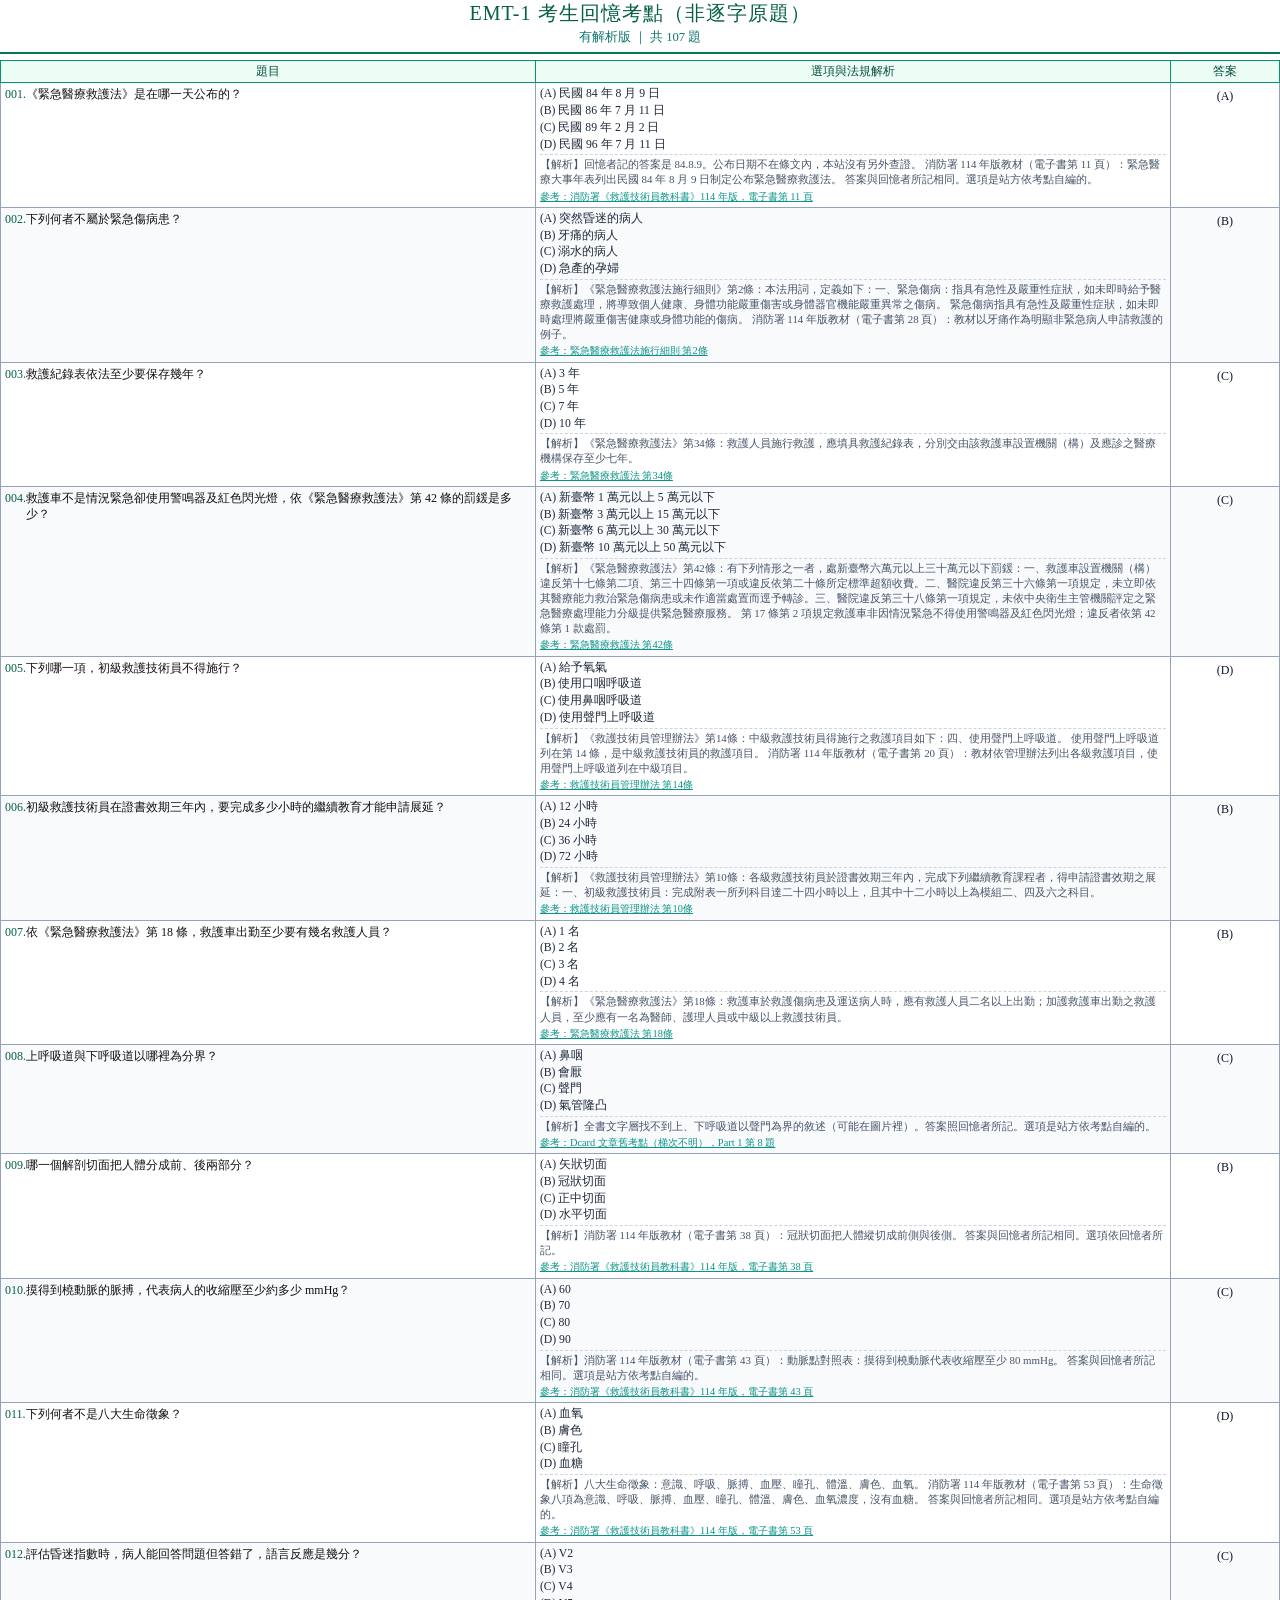
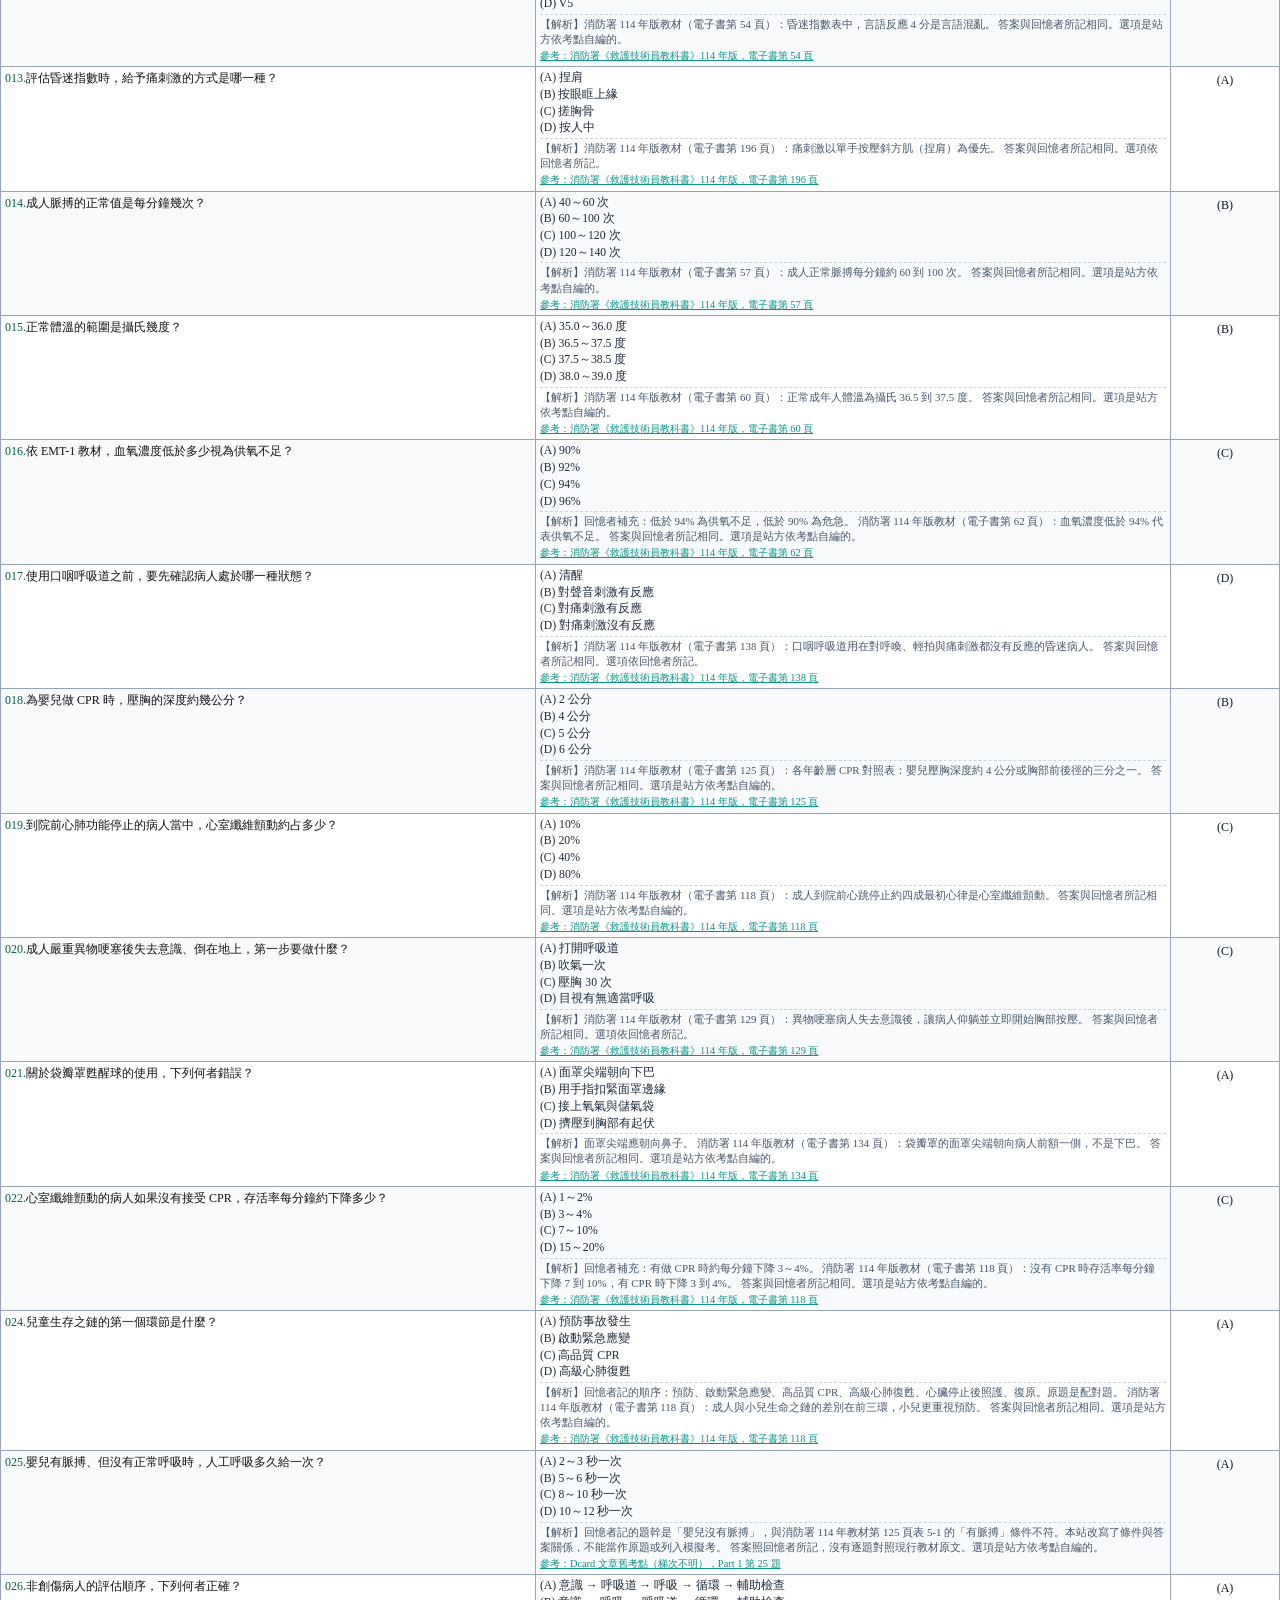
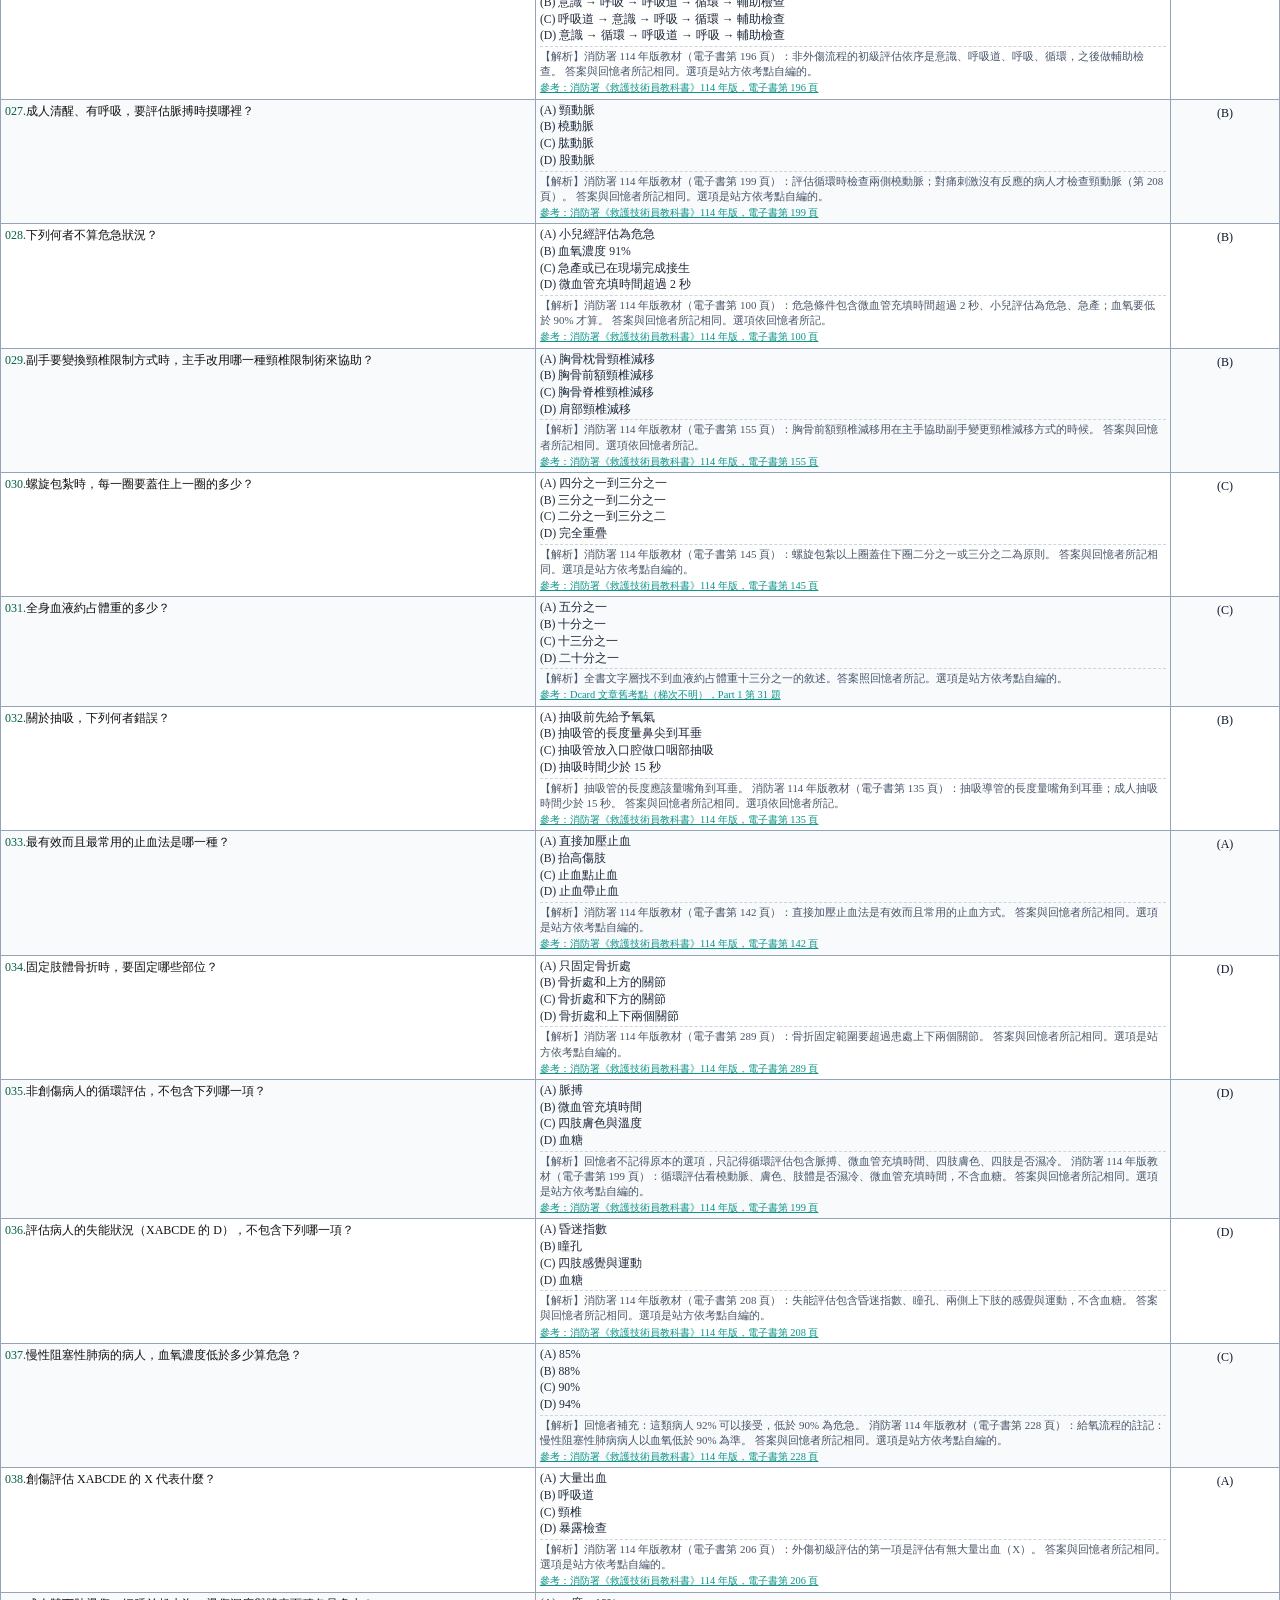
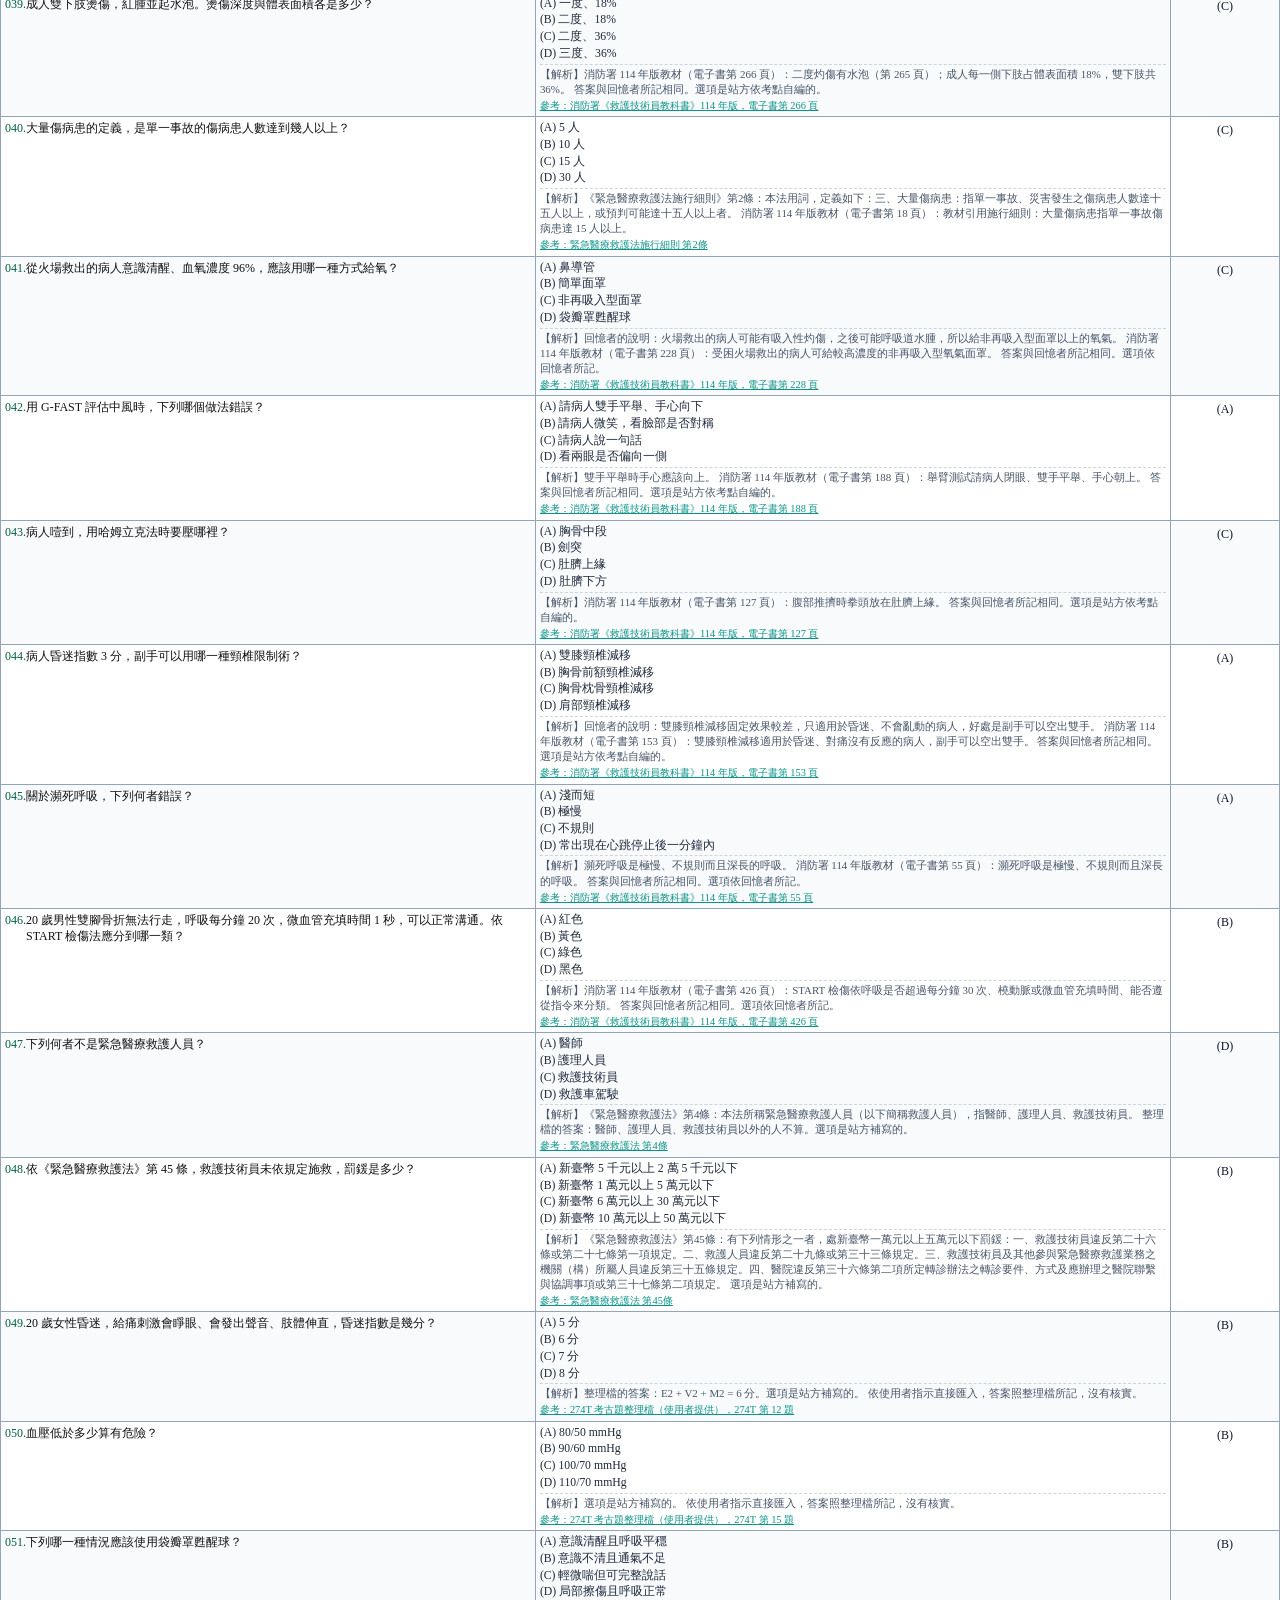
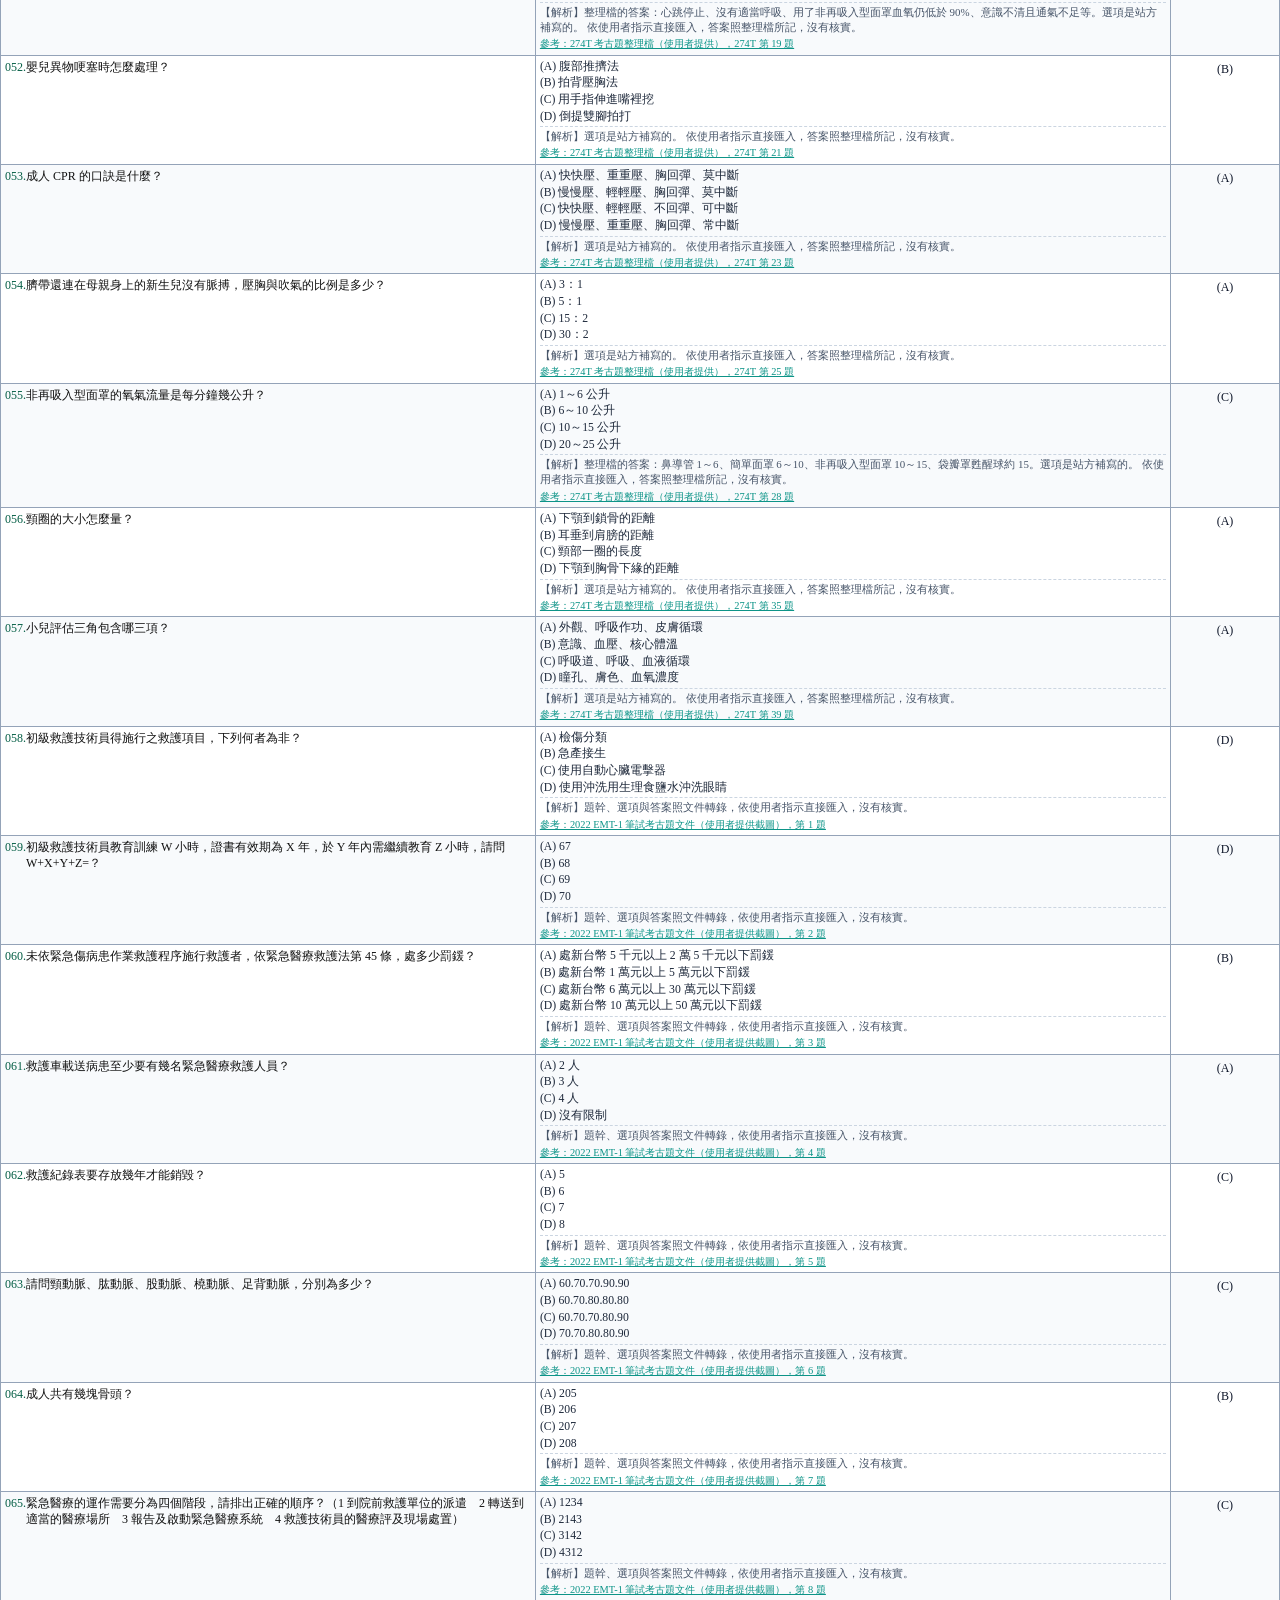
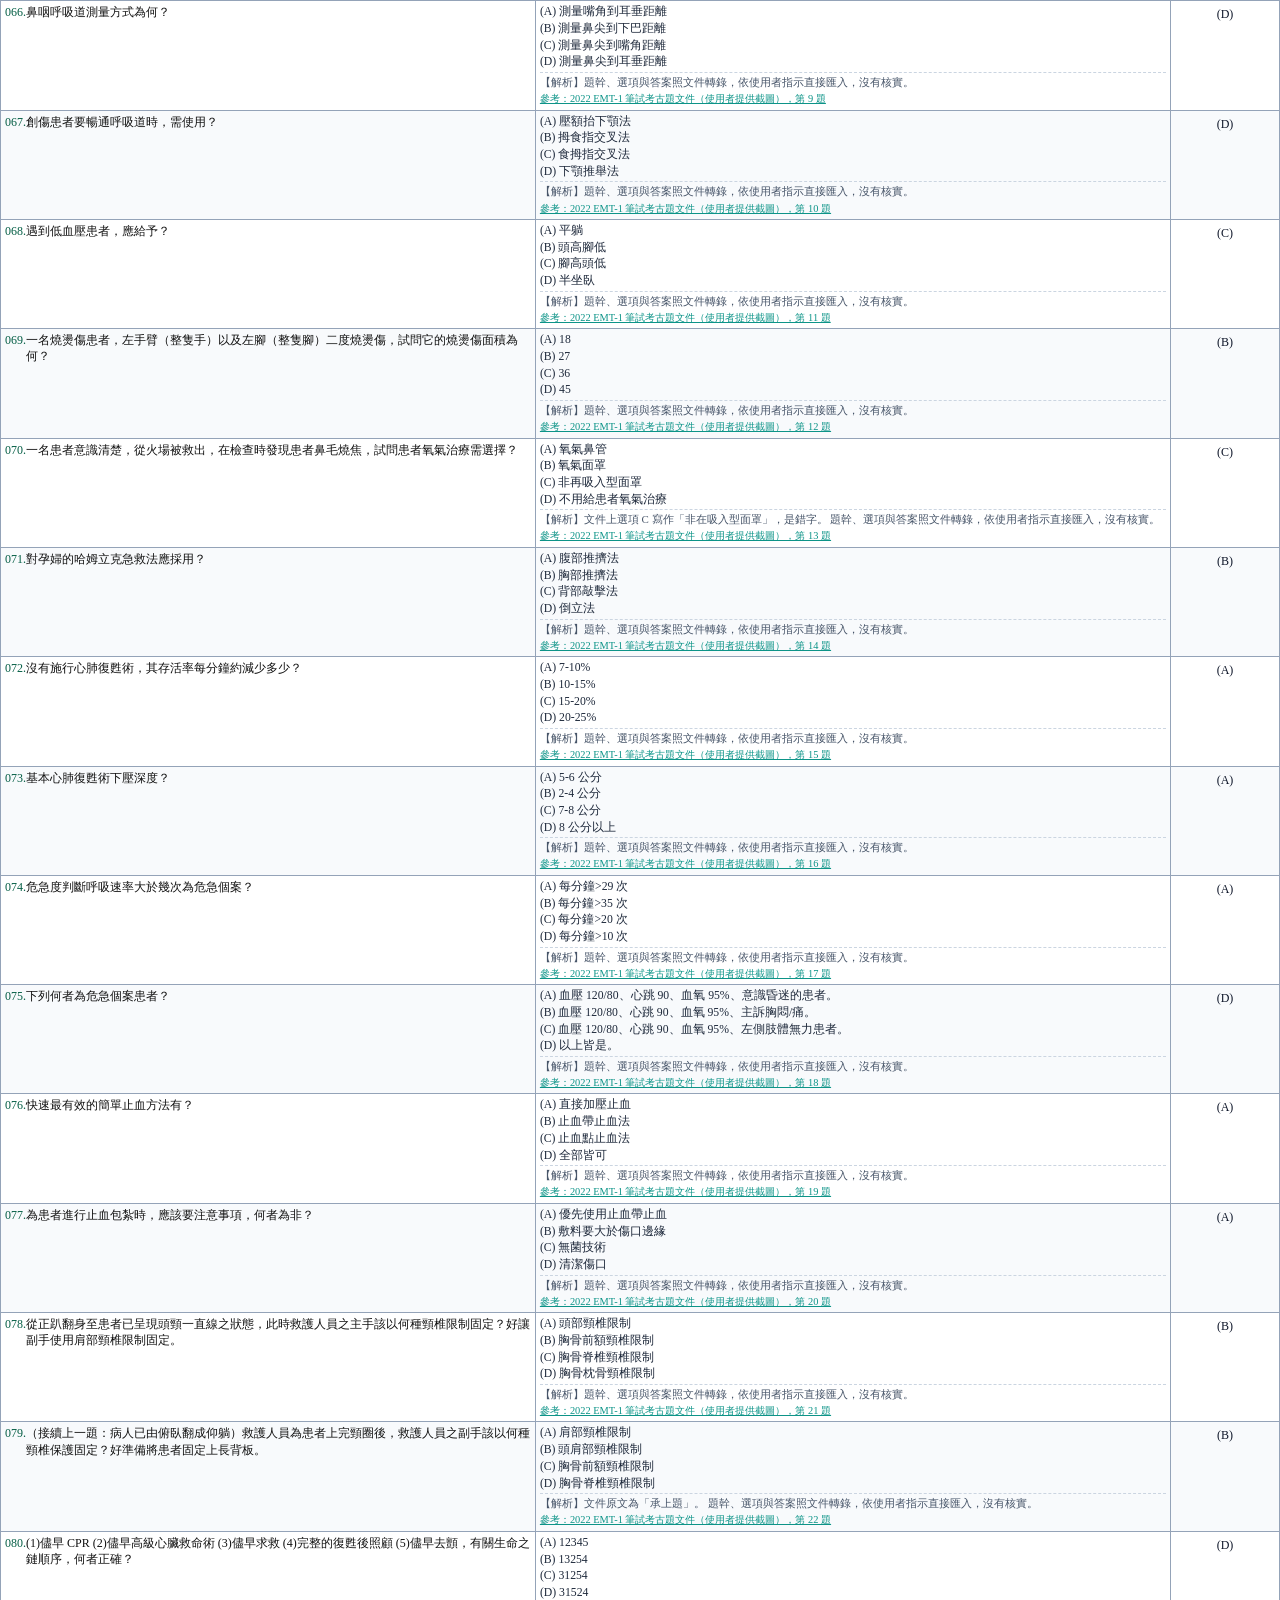
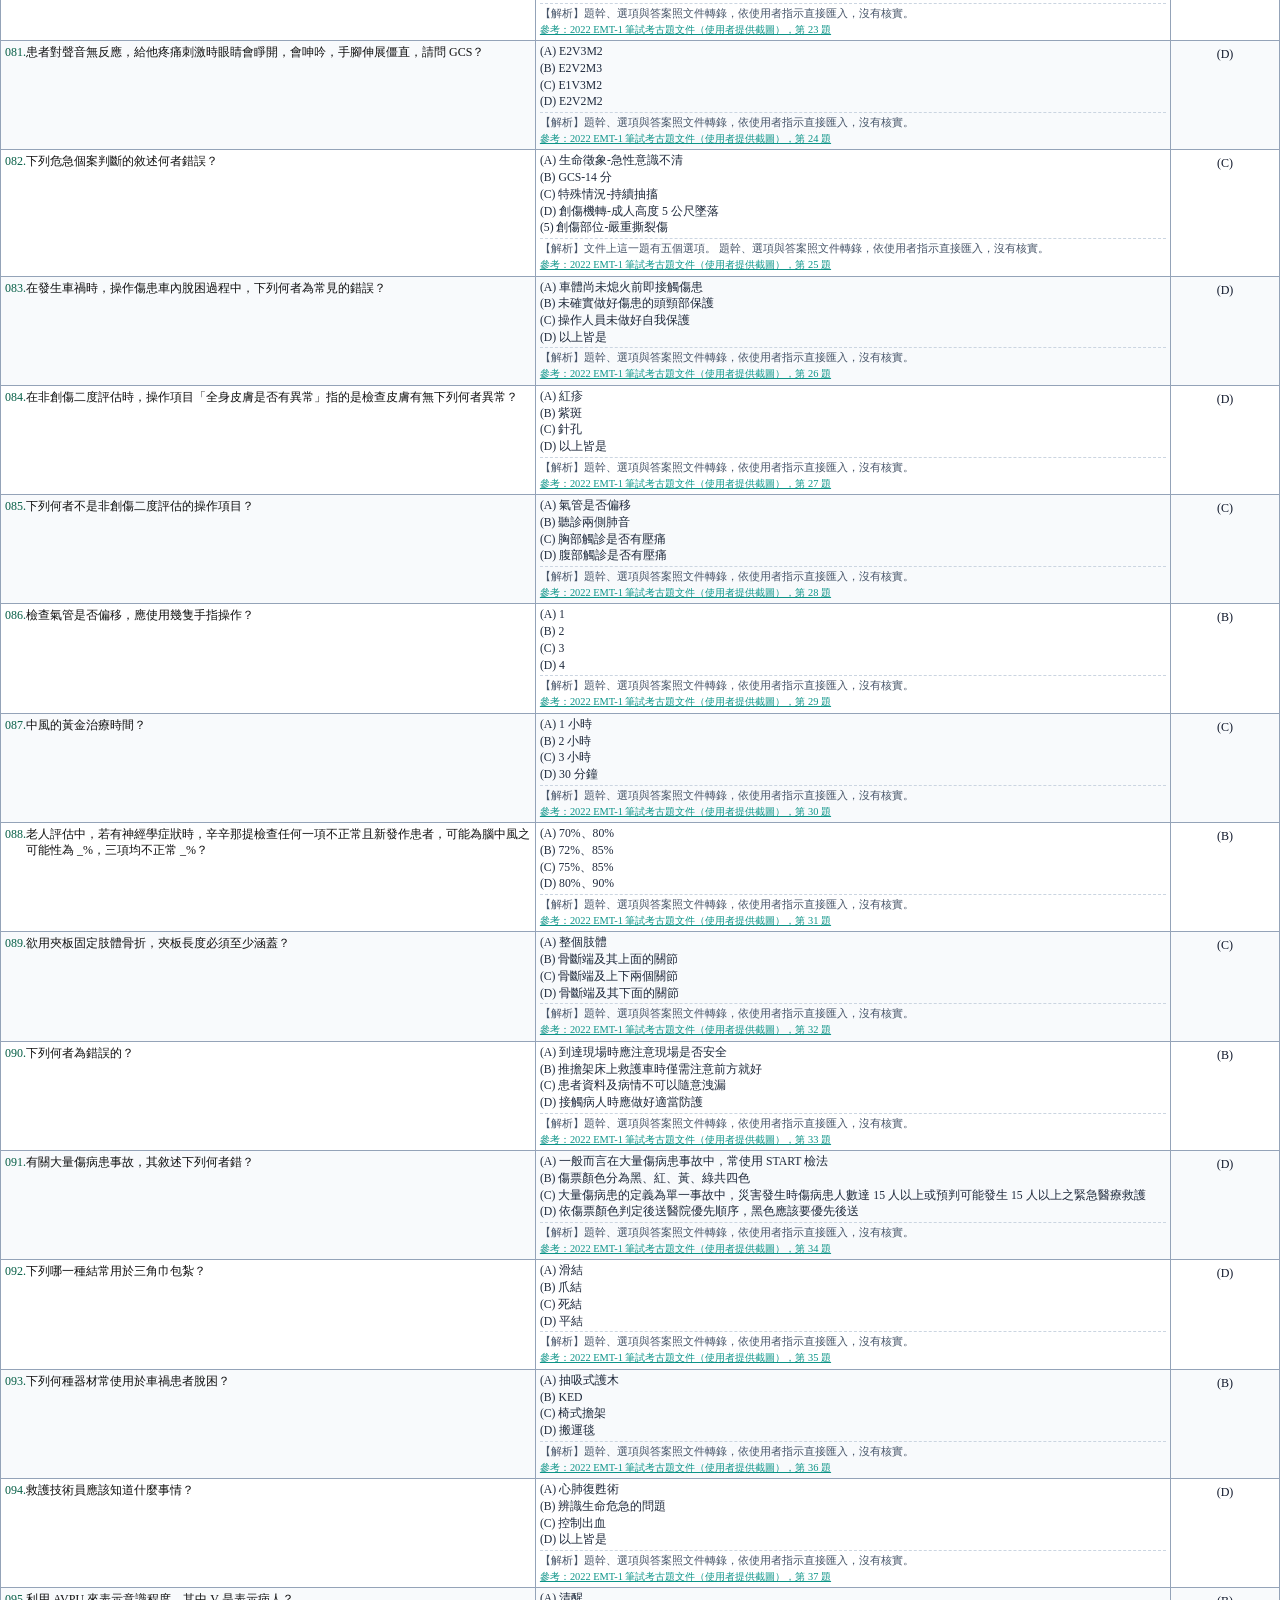
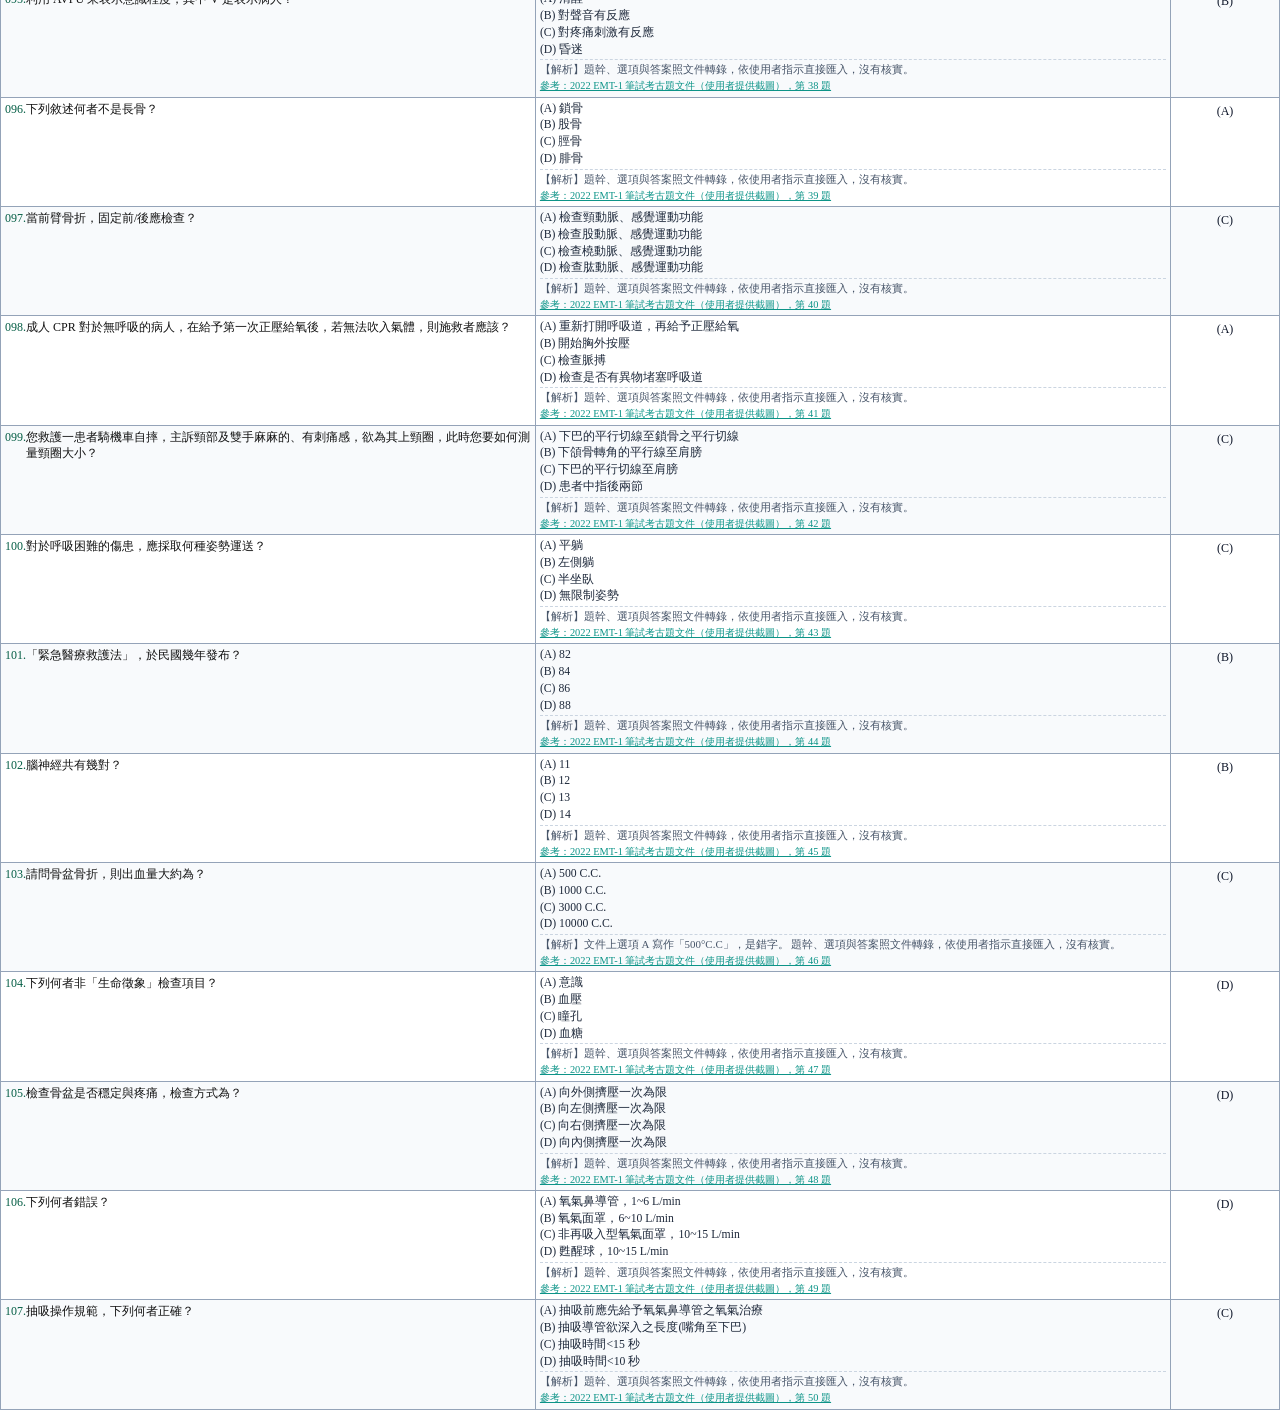
<file: pdf/emt_questions_biaukai.html>
<!DOCTYPE html>
<html lang="zh-TW">
<head>
<meta charset="utf-8">
<title>EMT-1 考生回憶考點（非逐字原題）</title>
<style>
  /* 標楷體沒有粗體字重，合成粗體會被輸出成 Type3 字型而讓 PDF 膨脹 */
  strong, b, th { font-weight: normal; }
  @page {
    size: A4 portrait;
    margin: 8mm 8mm 10mm 8mm;
    @bottom-right {
      content: "第 " counter(page) " 頁，共 " counter(pages) " 頁";
      font-family: "DFKai-SB", "標楷體", "BiauKai", "KaiTi", serif;
      font-size: 8pt;
      color: #555;
    }
    @bottom-left {
      content: "EMT-1 回憶考點 ｜ 非正式原卷，以主管機關公告為準";
      font-family: "DFKai-SB", "標楷體", "BiauKai", "KaiTi", serif;
      font-size: 8pt;
      color: #555;
    }
  }

  body {
    font-family: "DFKai-SB", "標楷體", "BiauKai", "KaiTi", "Times New Roman", serif;
    font-size: 9.3pt;
    line-height: 1.34;
    color: #111;
    margin: 0;
    padding: 0;
  }

  /* Document Header */
  .doc-header {
    text-align: center;
    border-bottom: 2px solid #047857;
    padding-bottom: 4px;
    margin-bottom: 6px;
  }
  .doc-title {
    font-size: 15pt;
    font-weight: normal;
    color: #065f46;
    letter-spacing: 1px;
    margin: 0 0 2px 0;
  }
  .doc-subtitle {
    font-size: 9.5pt;
    font-weight: normal;
    color: #0f766e;
    margin: 0 0 2px 0;
  }
  .doc-meta {
    font-size: 8pt;
    color: #444;
  }

  /* Table Style */
  table {
    width: 100%;
    border-collapse: collapse;
    table-layout: fixed;
    page-break-inside: auto;
  }
  thead {
    display: table-header-group;
  }
  tr {
    page-break-inside: avoid;
    page-break-after: auto;
  }
  th {
    background-color: #ecfdf5;
    color: #064e3b;
    border: 1px solid #059669;
    padding: 3px 4px;
    font-size: 8.8pt;
    font-weight: normal;
    text-align: center;
  }
  td {
    border: 1px solid #94a3b8;
    padding: 3px 4px;
    vertical-align: top;
    font-size: 9pt;
    word-break: break-word;
  }
  tr:nth-child(even) {
    background-color: #f8fafc;
  }

  /* 題號與題幹共用一欄；解析獲得較多橫向空間，減少換行。 */
  .col-q { width: 42%; }
  .col-opt { width: 50%; }
  .col-ans { width: 8%; }
  .qprompt { display: grid; grid-template-columns: max-content minmax(0,1fr); }
  .qnum { color: #065f46; white-space: nowrap; }
  .qtext { min-width: 0; overflow-wrap: anywhere; }

  .text-center { text-align: center; }

  /* Badges & Tags */
  .badge {
    display: inline-block;
    padding: 0 3px;
    border-radius: 2px;
    font-size: 7.8pt;
    font-weight: normal;
    margin-right: 2px;
    vertical-align: baseline;
    line-height: 1.25;
  }
  .badge-mc { background-color: #ecfdf5; color: #065f46; border: 1px solid #a7f3d0; }

  /* Options list (clean neutral text color, NO green spoilers) */
  .opt-list { font-size: 8.8pt; line-height: 1.34; margin-bottom: 1px; }
  .opt-item { margin-bottom: 1px; color: #1e293b; }

  /* Legal explanation & compact source citation */
  .expl-box {
    font-size: 8.2pt;
    color: #475569;
    line-height: 1.38;
    border-top: 1px dashed #cbd5e1;
    padding-top: 2px;
    margin-top: 2px;
  }
  .source-sub {
    font-size: 7.8pt;
    margin-top: 2px;
    color: #0d9488;
  }
  .source-link {
    color: #0d9488;
    text-decoration: underline;
    font-size: 7.8pt;
    word-break: break-all;
    line-height: 1.2;
    display: inline-block;
  }

  /* Rightmost Answer Column (easy to cover with a bookmark/ruler) */
  .ans-cell {
    font-size: 9pt;
    font-weight: normal;
    color: #0f172a;
    padding-top: 2px;
  }
</style>
</head>
<body>

  <div class="doc-header">
    <div class="doc-title">EMT-1 考生回憶考點（非逐字原題）</div>
    <div class="doc-subtitle">有解析版 ｜ 共 107 題</div>
  </div>

  <table>
    <thead>
      <tr>
        <th class="col-q">題目</th>
        <th class="col-opt">選項與法規解析</th>
        <th class="col-ans">答案</th>
      </tr>
    </thead>
    <tbody>

    <tr data-qid="EMT-P1-01">
      <td class="col-q"><div class="qprompt"><span class="qnum">001.</span><span class="qtext">《緊急醫療救護法》是在哪一天公布的？</span></div></td>
      <td class="col-opt"><div class="opt-list"><div class="opt-item">(A) 民國 84 年 8 月 9 日</div><div class="opt-item">(B) 民國 86 年 7 月 11 日</div><div class="opt-item">(C) 民國 89 年 2 月 2 日</div><div class="opt-item">(D) 民國 96 年 7 月 11 日</div></div><div class="expl-box"><strong>【解析】</strong>回憶者記的答案是 84.8.9。公布日期不在條文內，本站沒有另外查證。
消防署 114 年版教材（電子書第 11 頁）：緊急醫療大事年表列出民國 84 年 8 月 9 日制定公布緊急醫療救護法。
答案與回憶者所記相同。選項是站方依考點自編的。<div class="source-sub"><a href="https://ebook.nfa.gov.tw/1140527/files/basic-html/page11.html" target="_blank" class="source-link">參考：消防署《救護技術員教科書》114 年版，電子書第 11 頁</a></div></div></td>
      <td class="col-ans text-center"><div class="ans-cell"><strong>(A)</strong></div></td>
    </tr>

    <tr data-qid="EMT-P1-02">
      <td class="col-q"><div class="qprompt"><span class="qnum">002.</span><span class="qtext">下列何者不屬於緊急傷病患？</span></div></td>
      <td class="col-opt"><div class="opt-list"><div class="opt-item">(A) 突然昏迷的病人</div><div class="opt-item">(B) 牙痛的病人</div><div class="opt-item">(C) 溺水的病人</div><div class="opt-item">(D) 急產的孕婦</div></div><div class="expl-box"><strong>【解析】</strong>《緊急醫療救護法施行細則》第2條：本法用詞，定義如下：一、緊急傷病：指具有急性及嚴重性症狀，如未即時給予醫療救護處理，將導致個人健康、身體功能嚴重傷害或身體器官機能嚴重異常之傷病。
緊急傷病指具有急性及嚴重性症狀，如未即時處理將嚴重傷害健康或身體功能的傷病。
消防署 114 年版教材（電子書第 28 頁）：教材以牙痛作為明顯非緊急病人申請救護的例子。<div class="source-sub"><a href="https://law.moj.gov.tw/LawClass/LawSingle.aspx?pcode=L0020047&flno=2" target="_blank" class="source-link">參考：緊急醫療救護法施行細則 第2條</a></div></div></td>
      <td class="col-ans text-center"><div class="ans-cell"><strong>(B)</strong></div></td>
    </tr>

    <tr data-qid="EMT-P1-03">
      <td class="col-q"><div class="qprompt"><span class="qnum">003.</span><span class="qtext">救護紀錄表依法至少要保存幾年？</span></div></td>
      <td class="col-opt"><div class="opt-list"><div class="opt-item">(A) 3 年</div><div class="opt-item">(B) 5 年</div><div class="opt-item">(C) 7 年</div><div class="opt-item">(D) 10 年</div></div><div class="expl-box"><strong>【解析】</strong>《緊急醫療救護法》第34條：救護人員施行救護，應填具救護紀錄表，分別交由該救護車設置機關（構）及應診之醫療機構保存至少七年。<div class="source-sub"><a href="https://law.moj.gov.tw/LawClass/LawSingle.aspx?pcode=L0020045&flno=34" target="_blank" class="source-link">參考：緊急醫療救護法 第34條</a></div></div></td>
      <td class="col-ans text-center"><div class="ans-cell"><strong>(C)</strong></div></td>
    </tr>

    <tr data-qid="EMT-P1-04">
      <td class="col-q"><div class="qprompt"><span class="qnum">004.</span><span class="qtext">救護車不是情況緊急卻使用警鳴器及紅色閃光燈，依《緊急醫療救護法》第 42 條的罰鍰是多少？</span></div></td>
      <td class="col-opt"><div class="opt-list"><div class="opt-item">(A) 新臺幣 1 萬元以上 5 萬元以下</div><div class="opt-item">(B) 新臺幣 3 萬元以上 15 萬元以下</div><div class="opt-item">(C) 新臺幣 6 萬元以上 30 萬元以下</div><div class="opt-item">(D) 新臺幣 10 萬元以上 50 萬元以下</div></div><div class="expl-box"><strong>【解析】</strong>《緊急醫療救護法》第42條：有下列情形之一者，處新臺幣六萬元以上三十萬元以下罰鍰：一、救護車設置機關（構）違反第十七條第二項、第三十四條第一項或違反依第二十條所定標準超額收費。二、醫院違反第三十六條第一項規定，未立即依其醫療能力救治緊急傷病患或未作適當處置而逕予轉診。三、醫院違反第三十八條第一項規定，未依中央衛生主管機關評定之緊急醫療處理能力分級提供緊急醫療服務。
第 17 條第 2 項規定救護車非因情況緊急不得使用警鳴器及紅色閃光燈；違反者依第 42 條第 1 款處罰。<div class="source-sub"><a href="https://law.moj.gov.tw/LawClass/LawSingle.aspx?pcode=L0020045&flno=42" target="_blank" class="source-link">參考：緊急醫療救護法 第42條</a></div></div></td>
      <td class="col-ans text-center"><div class="ans-cell"><strong>(C)</strong></div></td>
    </tr>

    <tr data-qid="EMT-P1-05">
      <td class="col-q"><div class="qprompt"><span class="qnum">005.</span><span class="qtext">下列哪一項，初級救護技術員不得施行？</span></div></td>
      <td class="col-opt"><div class="opt-list"><div class="opt-item">(A) 給予氧氣</div><div class="opt-item">(B) 使用口咽呼吸道</div><div class="opt-item">(C) 使用鼻咽呼吸道</div><div class="opt-item">(D) 使用聲門上呼吸道</div></div><div class="expl-box"><strong>【解析】</strong>《救護技術員管理辦法》第14條：中級救護技術員得施行之救護項目如下：四、使用聲門上呼吸道。
使用聲門上呼吸道列在第 14 條，是中級救護技術員的救護項目。
消防署 114 年版教材（電子書第 20 頁）：教材依管理辦法列出各級救護項目，使用聲門上呼吸道列在中級項目。<div class="source-sub"><a href="https://law.moj.gov.tw/LawClass/LawSingle.aspx?pcode=L0020141&flno=14" target="_blank" class="source-link">參考：救護技術員管理辦法 第14條</a></div></div></td>
      <td class="col-ans text-center"><div class="ans-cell"><strong>(D)</strong></div></td>
    </tr>

    <tr data-qid="EMT-P1-06">
      <td class="col-q"><div class="qprompt"><span class="qnum">006.</span><span class="qtext">初級救護技術員在證書效期三年內，要完成多少小時的繼續教育才能申請展延？</span></div></td>
      <td class="col-opt"><div class="opt-list"><div class="opt-item">(A) 12 小時</div><div class="opt-item">(B) 24 小時</div><div class="opt-item">(C) 36 小時</div><div class="opt-item">(D) 72 小時</div></div><div class="expl-box"><strong>【解析】</strong>《救護技術員管理辦法》第10條：各級救護技術員於證書效期三年內，完成下列繼續教育課程者，得申請證書效期之展延：一、初級救護技術員：完成附表一所列科目達二十四小時以上，且其中十二小時以上為模組二、四及六之科目。<div class="source-sub"><a href="https://law.moj.gov.tw/LawClass/LawSingle.aspx?pcode=L0020141&flno=10" target="_blank" class="source-link">參考：救護技術員管理辦法 第10條</a></div></div></td>
      <td class="col-ans text-center"><div class="ans-cell"><strong>(B)</strong></div></td>
    </tr>

    <tr data-qid="EMT-P1-07">
      <td class="col-q"><div class="qprompt"><span class="qnum">007.</span><span class="qtext">依《緊急醫療救護法》第 18 條，救護車出勤至少要有幾名救護人員？</span></div></td>
      <td class="col-opt"><div class="opt-list"><div class="opt-item">(A) 1 名</div><div class="opt-item">(B) 2 名</div><div class="opt-item">(C) 3 名</div><div class="opt-item">(D) 4 名</div></div><div class="expl-box"><strong>【解析】</strong>《緊急醫療救護法》第18條：救護車於救護傷病患及運送病人時，應有救護人員二名以上出勤；加護救護車出勤之救護人員，至少應有一名為醫師、護理人員或中級以上救護技術員。<div class="source-sub"><a href="https://law.moj.gov.tw/LawClass/LawSingle.aspx?pcode=L0020045&flno=18" target="_blank" class="source-link">參考：緊急醫療救護法 第18條</a></div></div></td>
      <td class="col-ans text-center"><div class="ans-cell"><strong>(B)</strong></div></td>
    </tr>

    <tr data-qid="EMT-P1-08">
      <td class="col-q"><div class="qprompt"><span class="qnum">008.</span><span class="qtext">上呼吸道與下呼吸道以哪裡為分界？</span></div></td>
      <td class="col-opt"><div class="opt-list"><div class="opt-item">(A) 鼻咽</div><div class="opt-item">(B) 會厭</div><div class="opt-item">(C) 聲門</div><div class="opt-item">(D) 氣管隆凸</div></div><div class="expl-box"><strong>【解析】</strong>全書文字層找不到上、下呼吸道以聲門為界的敘述（可能在圖片裡）。答案照回憶者所記。選項是站方依考點自編的。<div class="source-sub"><a href="https://www.dcard.tw/f/military/p/260454013" target="_blank" class="source-link">參考：Dcard 文章舊考點（梯次不明），Part 1 第 8 題</a></div></div></td>
      <td class="col-ans text-center"><div class="ans-cell"><strong>(C)</strong></div></td>
    </tr>

    <tr data-qid="EMT-P1-09">
      <td class="col-q"><div class="qprompt"><span class="qnum">009.</span><span class="qtext">哪一個解剖切面把人體分成前、後兩部分？</span></div></td>
      <td class="col-opt"><div class="opt-list"><div class="opt-item">(A) 矢狀切面</div><div class="opt-item">(B) 冠狀切面</div><div class="opt-item">(C) 正中切面</div><div class="opt-item">(D) 水平切面</div></div><div class="expl-box"><strong>【解析】</strong>消防署 114 年版教材（電子書第 38 頁）：冠狀切面把人體縱切成前側與後側。
答案與回憶者所記相同。選項依回憶者所記。<div class="source-sub"><a href="https://ebook.nfa.gov.tw/1140527/files/basic-html/page38.html" target="_blank" class="source-link">參考：消防署《救護技術員教科書》114 年版，電子書第 38 頁</a></div></div></td>
      <td class="col-ans text-center"><div class="ans-cell"><strong>(B)</strong></div></td>
    </tr>

    <tr data-qid="EMT-P1-10">
      <td class="col-q"><div class="qprompt"><span class="qnum">010.</span><span class="qtext">摸得到橈動脈的脈搏，代表病人的收縮壓至少約多少 mmHg？</span></div></td>
      <td class="col-opt"><div class="opt-list"><div class="opt-item">(A) 60</div><div class="opt-item">(B) 70</div><div class="opt-item">(C) 80</div><div class="opt-item">(D) 90</div></div><div class="expl-box"><strong>【解析】</strong>消防署 114 年版教材（電子書第 43 頁）：動脈點對照表：摸得到橈動脈代表收縮壓至少 80 mmHg。
答案與回憶者所記相同。選項是站方依考點自編的。<div class="source-sub"><a href="https://ebook.nfa.gov.tw/1140527/files/basic-html/page43.html" target="_blank" class="source-link">參考：消防署《救護技術員教科書》114 年版，電子書第 43 頁</a></div></div></td>
      <td class="col-ans text-center"><div class="ans-cell"><strong>(C)</strong></div></td>
    </tr>

    <tr data-qid="EMT-P1-11">
      <td class="col-q"><div class="qprompt"><span class="qnum">011.</span><span class="qtext">下列何者不是八大生命徵象？</span></div></td>
      <td class="col-opt"><div class="opt-list"><div class="opt-item">(A) 血氧</div><div class="opt-item">(B) 膚色</div><div class="opt-item">(C) 瞳孔</div><div class="opt-item">(D) 血糖</div></div><div class="expl-box"><strong>【解析】</strong>八大生命徵象：意識、呼吸、脈搏、血壓、瞳孔、體溫、膚色、血氧。
消防署 114 年版教材（電子書第 53 頁）：生命徵象八項為意識、呼吸、脈搏、血壓、瞳孔、體溫、膚色、血氧濃度，沒有血糖。
答案與回憶者所記相同。選項是站方依考點自編的。<div class="source-sub"><a href="https://ebook.nfa.gov.tw/1140527/files/basic-html/page53.html" target="_blank" class="source-link">參考：消防署《救護技術員教科書》114 年版，電子書第 53 頁</a></div></div></td>
      <td class="col-ans text-center"><div class="ans-cell"><strong>(D)</strong></div></td>
    </tr>

    <tr data-qid="EMT-P1-12">
      <td class="col-q"><div class="qprompt"><span class="qnum">012.</span><span class="qtext">評估昏迷指數時，病人能回答問題但答錯了，語言反應是幾分？</span></div></td>
      <td class="col-opt"><div class="opt-list"><div class="opt-item">(A) V2</div><div class="opt-item">(B) V3</div><div class="opt-item">(C) V4</div><div class="opt-item">(D) V5</div></div><div class="expl-box"><strong>【解析】</strong>消防署 114 年版教材（電子書第 54 頁）：昏迷指數表中，言語反應 4 分是言語混亂。
答案與回憶者所記相同。選項是站方依考點自編的。<div class="source-sub"><a href="https://ebook.nfa.gov.tw/1140527/files/basic-html/page54.html" target="_blank" class="source-link">參考：消防署《救護技術員教科書》114 年版，電子書第 54 頁</a></div></div></td>
      <td class="col-ans text-center"><div class="ans-cell"><strong>(C)</strong></div></td>
    </tr>

    <tr data-qid="EMT-P1-13">
      <td class="col-q"><div class="qprompt"><span class="qnum">013.</span><span class="qtext">評估昏迷指數時，給予痛刺激的方式是哪一種？</span></div></td>
      <td class="col-opt"><div class="opt-list"><div class="opt-item">(A) 捏肩</div><div class="opt-item">(B) 按眼眶上緣</div><div class="opt-item">(C) 搓胸骨</div><div class="opt-item">(D) 按人中</div></div><div class="expl-box"><strong>【解析】</strong>消防署 114 年版教材（電子書第 196 頁）：痛刺激以單手按壓斜方肌（捏肩）為優先。
答案與回憶者所記相同。選項依回憶者所記。<div class="source-sub"><a href="https://ebook.nfa.gov.tw/1140527/files/basic-html/page196.html" target="_blank" class="source-link">參考：消防署《救護技術員教科書》114 年版，電子書第 196 頁</a></div></div></td>
      <td class="col-ans text-center"><div class="ans-cell"><strong>(A)</strong></div></td>
    </tr>

    <tr data-qid="EMT-P1-14">
      <td class="col-q"><div class="qprompt"><span class="qnum">014.</span><span class="qtext">成人脈搏的正常值是每分鐘幾次？</span></div></td>
      <td class="col-opt"><div class="opt-list"><div class="opt-item">(A) 40～60 次</div><div class="opt-item">(B) 60～100 次</div><div class="opt-item">(C) 100～120 次</div><div class="opt-item">(D) 120～140 次</div></div><div class="expl-box"><strong>【解析】</strong>消防署 114 年版教材（電子書第 57 頁）：成人正常脈搏每分鐘約 60 到 100 次。
答案與回憶者所記相同。選項是站方依考點自編的。<div class="source-sub"><a href="https://ebook.nfa.gov.tw/1140527/files/basic-html/page57.html" target="_blank" class="source-link">參考：消防署《救護技術員教科書》114 年版，電子書第 57 頁</a></div></div></td>
      <td class="col-ans text-center"><div class="ans-cell"><strong>(B)</strong></div></td>
    </tr>

    <tr data-qid="EMT-P1-15">
      <td class="col-q"><div class="qprompt"><span class="qnum">015.</span><span class="qtext">正常體溫的範圍是攝氏幾度？</span></div></td>
      <td class="col-opt"><div class="opt-list"><div class="opt-item">(A) 35.0～36.0 度</div><div class="opt-item">(B) 36.5～37.5 度</div><div class="opt-item">(C) 37.5～38.5 度</div><div class="opt-item">(D) 38.0～39.0 度</div></div><div class="expl-box"><strong>【解析】</strong>消防署 114 年版教材（電子書第 60 頁）：正常成年人體溫為攝氏 36.5 到 37.5 度。
答案與回憶者所記相同。選項是站方依考點自編的。<div class="source-sub"><a href="https://ebook.nfa.gov.tw/1140527/files/basic-html/page60.html" target="_blank" class="source-link">參考：消防署《救護技術員教科書》114 年版，電子書第 60 頁</a></div></div></td>
      <td class="col-ans text-center"><div class="ans-cell"><strong>(B)</strong></div></td>
    </tr>

    <tr data-qid="EMT-P1-16">
      <td class="col-q"><div class="qprompt"><span class="qnum">016.</span><span class="qtext">依 EMT-1 教材，血氧濃度低於多少視為供氧不足？</span></div></td>
      <td class="col-opt"><div class="opt-list"><div class="opt-item">(A) 90%</div><div class="opt-item">(B) 92%</div><div class="opt-item">(C) 94%</div><div class="opt-item">(D) 96%</div></div><div class="expl-box"><strong>【解析】</strong>回憶者補充：低於 94% 為供氧不足，低於 90% 為危急。
消防署 114 年版教材（電子書第 62 頁）：血氧濃度低於 94% 代表供氧不足。
答案與回憶者所記相同。選項是站方依考點自編的。<div class="source-sub"><a href="https://ebook.nfa.gov.tw/1140527/files/basic-html/page62.html" target="_blank" class="source-link">參考：消防署《救護技術員教科書》114 年版，電子書第 62 頁</a></div></div></td>
      <td class="col-ans text-center"><div class="ans-cell"><strong>(C)</strong></div></td>
    </tr>

    <tr data-qid="EMT-P1-17">
      <td class="col-q"><div class="qprompt"><span class="qnum">017.</span><span class="qtext">使用口咽呼吸道之前，要先確認病人處於哪一種狀態？</span></div></td>
      <td class="col-opt"><div class="opt-list"><div class="opt-item">(A) 清醒</div><div class="opt-item">(B) 對聲音刺激有反應</div><div class="opt-item">(C) 對痛刺激有反應</div><div class="opt-item">(D) 對痛刺激沒有反應</div></div><div class="expl-box"><strong>【解析】</strong>消防署 114 年版教材（電子書第 138 頁）：口咽呼吸道用在對呼喚、輕拍與痛刺激都沒有反應的昏迷病人。
答案與回憶者所記相同。選項依回憶者所記。<div class="source-sub"><a href="https://ebook.nfa.gov.tw/1140527/files/basic-html/page138.html" target="_blank" class="source-link">參考：消防署《救護技術員教科書》114 年版，電子書第 138 頁</a></div></div></td>
      <td class="col-ans text-center"><div class="ans-cell"><strong>(D)</strong></div></td>
    </tr>

    <tr data-qid="EMT-P1-18">
      <td class="col-q"><div class="qprompt"><span class="qnum">018.</span><span class="qtext">為嬰兒做 CPR 時，壓胸的深度約幾公分？</span></div></td>
      <td class="col-opt"><div class="opt-list"><div class="opt-item">(A) 2 公分</div><div class="opt-item">(B) 4 公分</div><div class="opt-item">(C) 5 公分</div><div class="opt-item">(D) 6 公分</div></div><div class="expl-box"><strong>【解析】</strong>消防署 114 年版教材（電子書第 125 頁）：各年齡層 CPR 對照表：嬰兒壓胸深度約 4 公分或胸部前後徑的三分之一。
答案與回憶者所記相同。選項是站方依考點自編的。<div class="source-sub"><a href="https://ebook.nfa.gov.tw/1140527/files/basic-html/page125.html" target="_blank" class="source-link">參考：消防署《救護技術員教科書》114 年版，電子書第 125 頁</a></div></div></td>
      <td class="col-ans text-center"><div class="ans-cell"><strong>(B)</strong></div></td>
    </tr>

    <tr data-qid="EMT-P1-19">
      <td class="col-q"><div class="qprompt"><span class="qnum">019.</span><span class="qtext">到院前心肺功能停止的病人當中，心室纖維顫動約占多少？</span></div></td>
      <td class="col-opt"><div class="opt-list"><div class="opt-item">(A) 10%</div><div class="opt-item">(B) 20%</div><div class="opt-item">(C) 40%</div><div class="opt-item">(D) 80%</div></div><div class="expl-box"><strong>【解析】</strong>消防署 114 年版教材（電子書第 118 頁）：成人到院前心跳停止約四成最初心律是心室纖維顫動。
答案與回憶者所記相同。選項是站方依考點自編的。<div class="source-sub"><a href="https://ebook.nfa.gov.tw/1140527/files/basic-html/page118.html" target="_blank" class="source-link">參考：消防署《救護技術員教科書》114 年版，電子書第 118 頁</a></div></div></td>
      <td class="col-ans text-center"><div class="ans-cell"><strong>(C)</strong></div></td>
    </tr>

    <tr data-qid="EMT-P1-20">
      <td class="col-q"><div class="qprompt"><span class="qnum">020.</span><span class="qtext">成人嚴重異物哽塞後失去意識、倒在地上，第一步要做什麼？</span></div></td>
      <td class="col-opt"><div class="opt-list"><div class="opt-item">(A) 打開呼吸道</div><div class="opt-item">(B) 吹氣一次</div><div class="opt-item">(C) 壓胸 30 次</div><div class="opt-item">(D) 目視有無適當呼吸</div></div><div class="expl-box"><strong>【解析】</strong>消防署 114 年版教材（電子書第 129 頁）：異物哽塞病人失去意識後，讓病人仰躺並立即開始胸部按壓。
答案與回憶者所記相同。選項依回憶者所記。<div class="source-sub"><a href="https://ebook.nfa.gov.tw/1140527/files/basic-html/page129.html" target="_blank" class="source-link">參考：消防署《救護技術員教科書》114 年版，電子書第 129 頁</a></div></div></td>
      <td class="col-ans text-center"><div class="ans-cell"><strong>(C)</strong></div></td>
    </tr>

    <tr data-qid="EMT-P1-21">
      <td class="col-q"><div class="qprompt"><span class="qnum">021.</span><span class="qtext">關於袋瓣罩甦醒球的使用，下列何者錯誤？</span></div></td>
      <td class="col-opt"><div class="opt-list"><div class="opt-item">(A) 面罩尖端朝向下巴</div><div class="opt-item">(B) 用手指扣緊面罩邊緣</div><div class="opt-item">(C) 接上氧氣與儲氣袋</div><div class="opt-item">(D) 擠壓到胸部有起伏</div></div><div class="expl-box"><strong>【解析】</strong>面罩尖端應朝向鼻子。
消防署 114 年版教材（電子書第 134 頁）：袋瓣罩的面罩尖端朝向病人前額一側，不是下巴。
答案與回憶者所記相同。選項是站方依考點自編的。<div class="source-sub"><a href="https://ebook.nfa.gov.tw/1140527/files/basic-html/page134.html" target="_blank" class="source-link">參考：消防署《救護技術員教科書》114 年版，電子書第 134 頁</a></div></div></td>
      <td class="col-ans text-center"><div class="ans-cell"><strong>(A)</strong></div></td>
    </tr>

    <tr data-qid="EMT-P1-22">
      <td class="col-q"><div class="qprompt"><span class="qnum">022.</span><span class="qtext">心室纖維顫動的病人如果沒有接受 CPR，存活率每分鐘約下降多少？</span></div></td>
      <td class="col-opt"><div class="opt-list"><div class="opt-item">(A) 1～2%</div><div class="opt-item">(B) 3～4%</div><div class="opt-item">(C) 7～10%</div><div class="opt-item">(D) 15～20%</div></div><div class="expl-box"><strong>【解析】</strong>回憶者補充：有做 CPR 時約每分鐘下降 3～4%。
消防署 114 年版教材（電子書第 118 頁）：沒有 CPR 時存活率每分鐘下降 7 到 10%，有 CPR 時下降 3 到 4%。
答案與回憶者所記相同。選項是站方依考點自編的。<div class="source-sub"><a href="https://ebook.nfa.gov.tw/1140527/files/basic-html/page118.html" target="_blank" class="source-link">參考：消防署《救護技術員教科書》114 年版，電子書第 118 頁</a></div></div></td>
      <td class="col-ans text-center"><div class="ans-cell"><strong>(C)</strong></div></td>
    </tr>

    <tr data-qid="EMT-P1-24">
      <td class="col-q"><div class="qprompt"><span class="qnum">024.</span><span class="qtext">兒童生存之鏈的第一個環節是什麼？</span></div></td>
      <td class="col-opt"><div class="opt-list"><div class="opt-item">(A) 預防事故發生</div><div class="opt-item">(B) 啟動緊急應變</div><div class="opt-item">(C) 高品質 CPR</div><div class="opt-item">(D) 高級心肺復甦</div></div><div class="expl-box"><strong>【解析】</strong>回憶者記的順序：預防、啟動緊急應變、高品質 CPR、高級心肺復甦、心臟停止後照護、復原。原題是配對題。
消防署 114 年版教材（電子書第 118 頁）：成人與小兒生命之鏈的差別在前三環，小兒更重視預防。
答案與回憶者所記相同。選項是站方依考點自編的。<div class="source-sub"><a href="https://ebook.nfa.gov.tw/1140527/files/basic-html/page118.html" target="_blank" class="source-link">參考：消防署《救護技術員教科書》114 年版，電子書第 118 頁</a></div></div></td>
      <td class="col-ans text-center"><div class="ans-cell"><strong>(A)</strong></div></td>
    </tr>

    <tr data-qid="EMT-P1-25">
      <td class="col-q"><div class="qprompt"><span class="qnum">025.</span><span class="qtext">嬰兒有脈搏、但沒有正常呼吸時，人工呼吸多久給一次？</span></div></td>
      <td class="col-opt"><div class="opt-list"><div class="opt-item">(A) 2～3 秒一次</div><div class="opt-item">(B) 5～6 秒一次</div><div class="opt-item">(C) 8～10 秒一次</div><div class="opt-item">(D) 10～12 秒一次</div></div><div class="expl-box"><strong>【解析】</strong>回憶者記的題幹是「嬰兒沒有脈搏」，與消防署 114 年教材第 125 頁表 5-1 的「有脈搏」條件不符。本站改寫了條件與答案關係，不能當作原題或列入模擬考。
答案照回憶者所記，沒有逐題對照現行教材原文。選項是站方依考點自編的。<div class="source-sub"><a href="https://www.dcard.tw/f/military/p/260454013" target="_blank" class="source-link">參考：Dcard 文章舊考點（梯次不明），Part 1 第 25 題</a></div></div></td>
      <td class="col-ans text-center"><div class="ans-cell"><strong>(A)</strong></div></td>
    </tr>

    <tr data-qid="EMT-P1-26">
      <td class="col-q"><div class="qprompt"><span class="qnum">026.</span><span class="qtext">非創傷病人的評估順序，下列何者正確？</span></div></td>
      <td class="col-opt"><div class="opt-list"><div class="opt-item">(A) 意識 → 呼吸道 → 呼吸 → 循環 → 輔助檢查</div><div class="opt-item">(B) 意識 → 呼吸 → 呼吸道 → 循環 → 輔助檢查</div><div class="opt-item">(C) 呼吸道 → 意識 → 呼吸 → 循環 → 輔助檢查</div><div class="opt-item">(D) 意識 → 循環 → 呼吸道 → 呼吸 → 輔助檢查</div></div><div class="expl-box"><strong>【解析】</strong>消防署 114 年版教材（電子書第 196 頁）：非外傷流程的初級評估依序是意識、呼吸道、呼吸、循環，之後做輔助檢查。
答案與回憶者所記相同。選項是站方依考點自編的。<div class="source-sub"><a href="https://ebook.nfa.gov.tw/1140527/files/basic-html/page196.html" target="_blank" class="source-link">參考：消防署《救護技術員教科書》114 年版，電子書第 196 頁</a></div></div></td>
      <td class="col-ans text-center"><div class="ans-cell"><strong>(A)</strong></div></td>
    </tr>

    <tr data-qid="EMT-P1-27">
      <td class="col-q"><div class="qprompt"><span class="qnum">027.</span><span class="qtext">成人清醒、有呼吸，要評估脈搏時摸哪裡？</span></div></td>
      <td class="col-opt"><div class="opt-list"><div class="opt-item">(A) 頸動脈</div><div class="opt-item">(B) 橈動脈</div><div class="opt-item">(C) 肱動脈</div><div class="opt-item">(D) 股動脈</div></div><div class="expl-box"><strong>【解析】</strong>消防署 114 年版教材（電子書第 199 頁）：評估循環時檢查兩側橈動脈；對痛刺激沒有反應的病人才檢查頸動脈（第 208 頁）。
答案與回憶者所記相同。選項是站方依考點自編的。<div class="source-sub"><a href="https://ebook.nfa.gov.tw/1140527/files/basic-html/page199.html" target="_blank" class="source-link">參考：消防署《救護技術員教科書》114 年版，電子書第 199 頁</a></div></div></td>
      <td class="col-ans text-center"><div class="ans-cell"><strong>(B)</strong></div></td>
    </tr>

    <tr data-qid="EMT-P1-28">
      <td class="col-q"><div class="qprompt"><span class="qnum">028.</span><span class="qtext">下列何者不算危急狀況？</span></div></td>
      <td class="col-opt"><div class="opt-list"><div class="opt-item">(A) 小兒經評估為危急</div><div class="opt-item">(B) 血氧濃度 91%</div><div class="opt-item">(C) 急產或已在現場完成接生</div><div class="opt-item">(D) 微血管充填時間超過 2 秒</div></div><div class="expl-box"><strong>【解析】</strong>消防署 114 年版教材（電子書第 100 頁）：危急條件包含微血管充填時間超過 2 秒、小兒評估為危急、急產；血氧要低於 90% 才算。
答案與回憶者所記相同。選項依回憶者所記。<div class="source-sub"><a href="https://ebook.nfa.gov.tw/1140527/files/basic-html/page100.html" target="_blank" class="source-link">參考：消防署《救護技術員教科書》114 年版，電子書第 100 頁</a></div></div></td>
      <td class="col-ans text-center"><div class="ans-cell"><strong>(B)</strong></div></td>
    </tr>

    <tr data-qid="EMT-P1-29">
      <td class="col-q"><div class="qprompt"><span class="qnum">029.</span><span class="qtext">副手要變換頸椎限制方式時，主手改用哪一種頸椎限制術來協助？</span></div></td>
      <td class="col-opt"><div class="opt-list"><div class="opt-item">(A) 胸骨枕骨頸椎減移</div><div class="opt-item">(B) 胸骨前額頸椎減移</div><div class="opt-item">(C) 胸骨脊椎頸椎減移</div><div class="opt-item">(D) 肩部頸椎減移</div></div><div class="expl-box"><strong>【解析】</strong>消防署 114 年版教材（電子書第 155 頁）：胸骨前額頸椎減移用在主手協助副手變更頸椎減移方式的時候。
答案與回憶者所記相同。選項依回憶者所記。<div class="source-sub"><a href="https://ebook.nfa.gov.tw/1140527/files/basic-html/page155.html" target="_blank" class="source-link">參考：消防署《救護技術員教科書》114 年版，電子書第 155 頁</a></div></div></td>
      <td class="col-ans text-center"><div class="ans-cell"><strong>(B)</strong></div></td>
    </tr>

    <tr data-qid="EMT-P1-30">
      <td class="col-q"><div class="qprompt"><span class="qnum">030.</span><span class="qtext">螺旋包紮時，每一圈要蓋住上一圈的多少？</span></div></td>
      <td class="col-opt"><div class="opt-list"><div class="opt-item">(A) 四分之一到三分之一</div><div class="opt-item">(B) 三分之一到二分之一</div><div class="opt-item">(C) 二分之一到三分之二</div><div class="opt-item">(D) 完全重疊</div></div><div class="expl-box"><strong>【解析】</strong>消防署 114 年版教材（電子書第 145 頁）：螺旋包紮以上圈蓋住下圈二分之一或三分之二為原則。
答案與回憶者所記相同。選項是站方依考點自編的。<div class="source-sub"><a href="https://ebook.nfa.gov.tw/1140527/files/basic-html/page145.html" target="_blank" class="source-link">參考：消防署《救護技術員教科書》114 年版，電子書第 145 頁</a></div></div></td>
      <td class="col-ans text-center"><div class="ans-cell"><strong>(C)</strong></div></td>
    </tr>

    <tr data-qid="EMT-P1-31">
      <td class="col-q"><div class="qprompt"><span class="qnum">031.</span><span class="qtext">全身血液約占體重的多少？</span></div></td>
      <td class="col-opt"><div class="opt-list"><div class="opt-item">(A) 五分之一</div><div class="opt-item">(B) 十分之一</div><div class="opt-item">(C) 十三分之一</div><div class="opt-item">(D) 二十分之一</div></div><div class="expl-box"><strong>【解析】</strong>全書文字層找不到血液約占體重十三分之一的敘述。答案照回憶者所記。選項是站方依考點自編的。<div class="source-sub"><a href="https://www.dcard.tw/f/military/p/260454013" target="_blank" class="source-link">參考：Dcard 文章舊考點（梯次不明），Part 1 第 31 題</a></div></div></td>
      <td class="col-ans text-center"><div class="ans-cell"><strong>(C)</strong></div></td>
    </tr>

    <tr data-qid="EMT-P1-32">
      <td class="col-q"><div class="qprompt"><span class="qnum">032.</span><span class="qtext">關於抽吸，下列何者錯誤？</span></div></td>
      <td class="col-opt"><div class="opt-list"><div class="opt-item">(A) 抽吸前先給予氧氣</div><div class="opt-item">(B) 抽吸管的長度量鼻尖到耳垂</div><div class="opt-item">(C) 抽吸管放入口腔做口咽部抽吸</div><div class="opt-item">(D) 抽吸時間少於 15 秒</div></div><div class="expl-box"><strong>【解析】</strong>抽吸管的長度應該量嘴角到耳垂。
消防署 114 年版教材（電子書第 135 頁）：抽吸導管的長度量嘴角到耳垂；成人抽吸時間少於 15 秒。
答案與回憶者所記相同。選項依回憶者所記。<div class="source-sub"><a href="https://ebook.nfa.gov.tw/1140527/files/basic-html/page135.html" target="_blank" class="source-link">參考：消防署《救護技術員教科書》114 年版，電子書第 135 頁</a></div></div></td>
      <td class="col-ans text-center"><div class="ans-cell"><strong>(B)</strong></div></td>
    </tr>

    <tr data-qid="EMT-P1-33">
      <td class="col-q"><div class="qprompt"><span class="qnum">033.</span><span class="qtext">最有效而且最常用的止血法是哪一種？</span></div></td>
      <td class="col-opt"><div class="opt-list"><div class="opt-item">(A) 直接加壓止血</div><div class="opt-item">(B) 抬高傷肢</div><div class="opt-item">(C) 止血點止血</div><div class="opt-item">(D) 止血帶止血</div></div><div class="expl-box"><strong>【解析】</strong>消防署 114 年版教材（電子書第 142 頁）：直接加壓止血法是有效而且常用的止血方式。
答案與回憶者所記相同。選項是站方依考點自編的。<div class="source-sub"><a href="https://ebook.nfa.gov.tw/1140527/files/basic-html/page142.html" target="_blank" class="source-link">參考：消防署《救護技術員教科書》114 年版，電子書第 142 頁</a></div></div></td>
      <td class="col-ans text-center"><div class="ans-cell"><strong>(A)</strong></div></td>
    </tr>

    <tr data-qid="EMT-P1-34">
      <td class="col-q"><div class="qprompt"><span class="qnum">034.</span><span class="qtext">固定肢體骨折時，要固定哪些部位？</span></div></td>
      <td class="col-opt"><div class="opt-list"><div class="opt-item">(A) 只固定骨折處</div><div class="opt-item">(B) 骨折處和上方的關節</div><div class="opt-item">(C) 骨折處和下方的關節</div><div class="opt-item">(D) 骨折處和上下兩個關節</div></div><div class="expl-box"><strong>【解析】</strong>消防署 114 年版教材（電子書第 289 頁）：骨折固定範圍要超過患處上下兩個關節。
答案與回憶者所記相同。選項是站方依考點自編的。<div class="source-sub"><a href="https://ebook.nfa.gov.tw/1140527/files/basic-html/page289.html" target="_blank" class="source-link">參考：消防署《救護技術員教科書》114 年版，電子書第 289 頁</a></div></div></td>
      <td class="col-ans text-center"><div class="ans-cell"><strong>(D)</strong></div></td>
    </tr>

    <tr data-qid="EMT-P1-35">
      <td class="col-q"><div class="qprompt"><span class="qnum">035.</span><span class="qtext">非創傷病人的循環評估，不包含下列哪一項？</span></div></td>
      <td class="col-opt"><div class="opt-list"><div class="opt-item">(A) 脈搏</div><div class="opt-item">(B) 微血管充填時間</div><div class="opt-item">(C) 四肢膚色與溫度</div><div class="opt-item">(D) 血糖</div></div><div class="expl-box"><strong>【解析】</strong>回憶者不記得原本的選項，只記得循環評估包含脈搏、微血管充填時間、四肢膚色、四肢是否濕冷。
消防署 114 年版教材（電子書第 199 頁）：循環評估看橈動脈、膚色、肢體是否濕冷、微血管充填時間，不含血糖。
答案與回憶者所記相同。選項是站方依考點自編的。<div class="source-sub"><a href="https://ebook.nfa.gov.tw/1140527/files/basic-html/page199.html" target="_blank" class="source-link">參考：消防署《救護技術員教科書》114 年版，電子書第 199 頁</a></div></div></td>
      <td class="col-ans text-center"><div class="ans-cell"><strong>(D)</strong></div></td>
    </tr>

    <tr data-qid="EMT-P1-36">
      <td class="col-q"><div class="qprompt"><span class="qnum">036.</span><span class="qtext">評估病人的失能狀況（XABCDE 的 D），不包含下列哪一項？</span></div></td>
      <td class="col-opt"><div class="opt-list"><div class="opt-item">(A) 昏迷指數</div><div class="opt-item">(B) 瞳孔</div><div class="opt-item">(C) 四肢感覺與運動</div><div class="opt-item">(D) 血糖</div></div><div class="expl-box"><strong>【解析】</strong>消防署 114 年版教材（電子書第 208 頁）：失能評估包含昏迷指數、瞳孔、兩側上下肢的感覺與運動，不含血糖。
答案與回憶者所記相同。選項是站方依考點自編的。<div class="source-sub"><a href="https://ebook.nfa.gov.tw/1140527/files/basic-html/page208.html" target="_blank" class="source-link">參考：消防署《救護技術員教科書》114 年版，電子書第 208 頁</a></div></div></td>
      <td class="col-ans text-center"><div class="ans-cell"><strong>(D)</strong></div></td>
    </tr>

    <tr data-qid="EMT-P1-37">
      <td class="col-q"><div class="qprompt"><span class="qnum">037.</span><span class="qtext">慢性阻塞性肺病的病人，血氧濃度低於多少算危急？</span></div></td>
      <td class="col-opt"><div class="opt-list"><div class="opt-item">(A) 85%</div><div class="opt-item">(B) 88%</div><div class="opt-item">(C) 90%</div><div class="opt-item">(D) 94%</div></div><div class="expl-box"><strong>【解析】</strong>回憶者補充：這類病人 92% 可以接受，低於 90% 為危急。
消防署 114 年版教材（電子書第 228 頁）：給氧流程的註記：慢性阻塞性肺病病人以血氧低於 90% 為準。
答案與回憶者所記相同。選項是站方依考點自編的。<div class="source-sub"><a href="https://ebook.nfa.gov.tw/1140527/files/basic-html/page228.html" target="_blank" class="source-link">參考：消防署《救護技術員教科書》114 年版，電子書第 228 頁</a></div></div></td>
      <td class="col-ans text-center"><div class="ans-cell"><strong>(C)</strong></div></td>
    </tr>

    <tr data-qid="EMT-P1-38">
      <td class="col-q"><div class="qprompt"><span class="qnum">038.</span><span class="qtext">創傷評估 XABCDE 的 X 代表什麼？</span></div></td>
      <td class="col-opt"><div class="opt-list"><div class="opt-item">(A) 大量出血</div><div class="opt-item">(B) 呼吸道</div><div class="opt-item">(C) 頸椎</div><div class="opt-item">(D) 暴露檢查</div></div><div class="expl-box"><strong>【解析】</strong>消防署 114 年版教材（電子書第 206 頁）：外傷初級評估的第一項是評估有無大量出血（X）。
答案與回憶者所記相同。選項是站方依考點自編的。<div class="source-sub"><a href="https://ebook.nfa.gov.tw/1140527/files/basic-html/page206.html" target="_blank" class="source-link">參考：消防署《救護技術員教科書》114 年版，電子書第 206 頁</a></div></div></td>
      <td class="col-ans text-center"><div class="ans-cell"><strong>(A)</strong></div></td>
    </tr>

    <tr data-qid="EMT-P1-39">
      <td class="col-q"><div class="qprompt"><span class="qnum">039.</span><span class="qtext">成人雙下肢燙傷，紅腫並起水泡。燙傷深度與體表面積各是多少？</span></div></td>
      <td class="col-opt"><div class="opt-list"><div class="opt-item">(A) 一度、18%</div><div class="opt-item">(B) 二度、18%</div><div class="opt-item">(C) 二度、36%</div><div class="opt-item">(D) 三度、36%</div></div><div class="expl-box"><strong>【解析】</strong>消防署 114 年版教材（電子書第 266 頁）：二度灼傷有水泡（第 265 頁）；成人每一側下肢占體表面積 18%，雙下肢共 36%。
答案與回憶者所記相同。選項是站方依考點自編的。<div class="source-sub"><a href="https://ebook.nfa.gov.tw/1140527/files/basic-html/page266.html" target="_blank" class="source-link">參考：消防署《救護技術員教科書》114 年版，電子書第 266 頁</a></div></div></td>
      <td class="col-ans text-center"><div class="ans-cell"><strong>(C)</strong></div></td>
    </tr>

    <tr data-qid="EMT-P1-40">
      <td class="col-q"><div class="qprompt"><span class="qnum">040.</span><span class="qtext">大量傷病患的定義，是單一事故的傷病患人數達到幾人以上？</span></div></td>
      <td class="col-opt"><div class="opt-list"><div class="opt-item">(A) 5 人</div><div class="opt-item">(B) 10 人</div><div class="opt-item">(C) 15 人</div><div class="opt-item">(D) 30 人</div></div><div class="expl-box"><strong>【解析】</strong>《緊急醫療救護法施行細則》第2條：本法用詞，定義如下：三、大量傷病患：指單一事故、災害發生之傷病患人數達十五人以上，或預判可能達十五人以上者。
消防署 114 年版教材（電子書第 18 頁）：教材引用施行細則：大量傷病患指單一事故傷病患達 15 人以上。<div class="source-sub"><a href="https://law.moj.gov.tw/LawClass/LawSingle.aspx?pcode=L0020047&flno=2" target="_blank" class="source-link">參考：緊急醫療救護法施行細則 第2條</a></div></div></td>
      <td class="col-ans text-center"><div class="ans-cell"><strong>(C)</strong></div></td>
    </tr>

    <tr data-qid="EMT-270-01">
      <td class="col-q"><div class="qprompt"><span class="qnum">041.</span><span class="qtext">從火場救出的病人意識清醒、血氧濃度 96%，應該用哪一種方式給氧？</span></div></td>
      <td class="col-opt"><div class="opt-list"><div class="opt-item">(A) 鼻導管</div><div class="opt-item">(B) 簡單面罩</div><div class="opt-item">(C) 非再吸入型面罩</div><div class="opt-item">(D) 袋瓣罩甦醒球</div></div><div class="expl-box"><strong>【解析】</strong>回憶者的說明：火場救出的病人可能有吸入性灼傷，之後可能呼吸道水腫，所以給非再吸入型面罩以上的氧氣。
消防署 114 年版教材（電子書第 228 頁）：受困火場救出的病人可給較高濃度的非再吸入型氧氣面罩。
答案與回憶者所記相同。選項依回憶者所記。<div class="source-sub"><a href="https://ebook.nfa.gov.tw/1140527/files/basic-html/page228.html" target="_blank" class="source-link">參考：消防署《救護技術員教科書》114 年版，電子書第 228 頁</a></div></div></td>
      <td class="col-ans text-center"><div class="ans-cell"><strong>(C)</strong></div></td>
    </tr>

    <tr data-qid="EMT-270-02">
      <td class="col-q"><div class="qprompt"><span class="qnum">042.</span><span class="qtext">用 G-FAST 評估中風時，下列哪個做法錯誤？</span></div></td>
      <td class="col-opt"><div class="opt-list"><div class="opt-item">(A) 請病人雙手平舉、手心向下</div><div class="opt-item">(B) 請病人微笑，看臉部是否對稱</div><div class="opt-item">(C) 請病人說一句話</div><div class="opt-item">(D) 看兩眼是否偏向一側</div></div><div class="expl-box"><strong>【解析】</strong>雙手平舉時手心應該向上。
消防署 114 年版教材（電子書第 188 頁）：舉臂測試請病人閉眼、雙手平舉、手心朝上。
答案與回憶者所記相同。選項是站方依考點自編的。<div class="source-sub"><a href="https://ebook.nfa.gov.tw/1140527/files/basic-html/page188.html" target="_blank" class="source-link">參考：消防署《救護技術員教科書》114 年版，電子書第 188 頁</a></div></div></td>
      <td class="col-ans text-center"><div class="ans-cell"><strong>(A)</strong></div></td>
    </tr>

    <tr data-qid="EMT-270-03">
      <td class="col-q"><div class="qprompt"><span class="qnum">043.</span><span class="qtext">病人噎到，用哈姆立克法時要壓哪裡？</span></div></td>
      <td class="col-opt"><div class="opt-list"><div class="opt-item">(A) 胸骨中段</div><div class="opt-item">(B) 劍突</div><div class="opt-item">(C) 肚臍上緣</div><div class="opt-item">(D) 肚臍下方</div></div><div class="expl-box"><strong>【解析】</strong>消防署 114 年版教材（電子書第 127 頁）：腹部推擠時拳頭放在肚臍上緣。
答案與回憶者所記相同。選項是站方依考點自編的。<div class="source-sub"><a href="https://ebook.nfa.gov.tw/1140527/files/basic-html/page127.html" target="_blank" class="source-link">參考：消防署《救護技術員教科書》114 年版，電子書第 127 頁</a></div></div></td>
      <td class="col-ans text-center"><div class="ans-cell"><strong>(C)</strong></div></td>
    </tr>

    <tr data-qid="EMT-270-04">
      <td class="col-q"><div class="qprompt"><span class="qnum">044.</span><span class="qtext">病人昏迷指數 3 分，副手可以用哪一種頸椎限制術？</span></div></td>
      <td class="col-opt"><div class="opt-list"><div class="opt-item">(A) 雙膝頸椎減移</div><div class="opt-item">(B) 胸骨前額頸椎減移</div><div class="opt-item">(C) 胸骨枕骨頸椎減移</div><div class="opt-item">(D) 肩部頸椎減移</div></div><div class="expl-box"><strong>【解析】</strong>回憶者的說明：雙膝頸椎減移固定效果較差，只適用於昏迷、不會亂動的病人，好處是副手可以空出雙手。
消防署 114 年版教材（電子書第 153 頁）：雙膝頸椎減移適用於昏迷、對痛沒有反應的病人，副手可以空出雙手。
答案與回憶者所記相同。選項是站方依考點自編的。<div class="source-sub"><a href="https://ebook.nfa.gov.tw/1140527/files/basic-html/page153.html" target="_blank" class="source-link">參考：消防署《救護技術員教科書》114 年版，電子書第 153 頁</a></div></div></td>
      <td class="col-ans text-center"><div class="ans-cell"><strong>(A)</strong></div></td>
    </tr>

    <tr data-qid="EMT-270-05">
      <td class="col-q"><div class="qprompt"><span class="qnum">045.</span><span class="qtext">關於瀕死呼吸，下列何者錯誤？</span></div></td>
      <td class="col-opt"><div class="opt-list"><div class="opt-item">(A) 淺而短</div><div class="opt-item">(B) 極慢</div><div class="opt-item">(C) 不規則</div><div class="opt-item">(D) 常出現在心跳停止後一分鐘內</div></div><div class="expl-box"><strong>【解析】</strong>瀕死呼吸是極慢、不規則而且深長的呼吸。
消防署 114 年版教材（電子書第 55 頁）：瀕死呼吸是極慢、不規則而且深長的呼吸。
答案與回憶者所記相同。選項依回憶者所記。<div class="source-sub"><a href="https://ebook.nfa.gov.tw/1140527/files/basic-html/page55.html" target="_blank" class="source-link">參考：消防署《救護技術員教科書》114 年版，電子書第 55 頁</a></div></div></td>
      <td class="col-ans text-center"><div class="ans-cell"><strong>(A)</strong></div></td>
    </tr>

    <tr data-qid="EMT-270-06">
      <td class="col-q"><div class="qprompt"><span class="qnum">046.</span><span class="qtext">20 歲男性雙腳骨折無法行走，呼吸每分鐘 20 次，微血管充填時間 1 秒，可以正常溝通。依 START 檢傷法應分到哪一類？</span></div></td>
      <td class="col-opt"><div class="opt-list"><div class="opt-item">(A) 紅色</div><div class="opt-item">(B) 黃色</div><div class="opt-item">(C) 綠色</div><div class="opt-item">(D) 黑色</div></div><div class="expl-box"><strong>【解析】</strong>消防署 114 年版教材（電子書第 426 頁）：START 檢傷依呼吸是否超過每分鐘 30 次、橈動脈或微血管充填時間、能否遵從指令來分類。
答案與回憶者所記相同。選項依回憶者所記。<div class="source-sub"><a href="https://ebook.nfa.gov.tw/1140527/files/basic-html/page426.html" target="_blank" class="source-link">參考：消防署《救護技術員教科書》114 年版，電子書第 426 頁</a></div></div></td>
      <td class="col-ans text-center"><div class="ans-cell"><strong>(B)</strong></div></td>
    </tr>

    <tr data-qid="EMT-274-03">
      <td class="col-q"><div class="qprompt"><span class="qnum">047.</span><span class="qtext">下列何者不是緊急醫療救護人員？</span></div></td>
      <td class="col-opt"><div class="opt-list"><div class="opt-item">(A) 醫師</div><div class="opt-item">(B) 護理人員</div><div class="opt-item">(C) 救護技術員</div><div class="opt-item">(D) 救護車駕駛</div></div><div class="expl-box"><strong>【解析】</strong>《緊急醫療救護法》第4條：本法所稱緊急醫療救護人員（以下簡稱救護人員），指醫師、護理人員、救護技術員。
整理檔的答案：醫師、護理人員、救護技術員以外的人不算。選項是站方補寫的。<div class="source-sub"><a href="https://law.moj.gov.tw/LawClass/LawSingle.aspx?pcode=L0020045&flno=4" target="_blank" class="source-link">參考：緊急醫療救護法 第4條</a></div></div></td>
      <td class="col-ans text-center"><div class="ans-cell"><strong>(D)</strong></div></td>
    </tr>

    <tr data-qid="EMT-274-06">
      <td class="col-q"><div class="qprompt"><span class="qnum">048.</span><span class="qtext">依《緊急醫療救護法》第 45 條，救護技術員未依規定施救，罰鍰是多少？</span></div></td>
      <td class="col-opt"><div class="opt-list"><div class="opt-item">(A) 新臺幣 5 千元以上 2 萬 5 千元以下</div><div class="opt-item">(B) 新臺幣 1 萬元以上 5 萬元以下</div><div class="opt-item">(C) 新臺幣 6 萬元以上 30 萬元以下</div><div class="opt-item">(D) 新臺幣 10 萬元以上 50 萬元以下</div></div><div class="expl-box"><strong>【解析】</strong>《緊急醫療救護法》第45條：有下列情形之一者，處新臺幣一萬元以上五萬元以下罰鍰：一、救護技術員違反第二十六條或第二十七條第一項規定。二、救護人員違反第二十九條或第三十三條規定。三、救護技術員及其他參與緊急醫療救護業務之機關（構）所屬人員違反第三十五條規定。四、醫院違反第三十六條第二項所定轉診辦法之轉診要件、方式及應辦理之醫院聯繫與協調事項或第三十七條第二項規定。
選項是站方補寫的。<div class="source-sub"><a href="https://law.moj.gov.tw/LawClass/LawSingle.aspx?pcode=L0020045&flno=45" target="_blank" class="source-link">參考：緊急醫療救護法 第45條</a></div></div></td>
      <td class="col-ans text-center"><div class="ans-cell"><strong>(B)</strong></div></td>
    </tr>

    <tr data-qid="EMT-274-12">
      <td class="col-q"><div class="qprompt"><span class="qnum">049.</span><span class="qtext">20 歲女性昏迷，給痛刺激會睜眼、會發出聲音、肢體伸直，昏迷指數是幾分？</span></div></td>
      <td class="col-opt"><div class="opt-list"><div class="opt-item">(A) 5 分</div><div class="opt-item">(B) 6 分</div><div class="opt-item">(C) 7 分</div><div class="opt-item">(D) 8 分</div></div><div class="expl-box"><strong>【解析】</strong>整理檔的答案：E2 + V2 + M2 = 6 分。選項是站方補寫的。
依使用者指示直接匯入，答案照整理檔所記，沒有核實。<div class="source-sub"><a href="https://www.scribd.com/document/1057074543/" target="_blank" class="source-link">參考：274T 考古題整理檔（使用者提供），274T 第 12 題</a></div></div></td>
      <td class="col-ans text-center"><div class="ans-cell"><strong>(B)</strong></div></td>
    </tr>

    <tr data-qid="EMT-274-15">
      <td class="col-q"><div class="qprompt"><span class="qnum">050.</span><span class="qtext">血壓低於多少算有危險？</span></div></td>
      <td class="col-opt"><div class="opt-list"><div class="opt-item">(A) 80/50 mmHg</div><div class="opt-item">(B) 90/60 mmHg</div><div class="opt-item">(C) 100/70 mmHg</div><div class="opt-item">(D) 110/70 mmHg</div></div><div class="expl-box"><strong>【解析】</strong>選項是站方補寫的。
依使用者指示直接匯入，答案照整理檔所記，沒有核實。<div class="source-sub"><a href="https://www.scribd.com/document/1057074543/" target="_blank" class="source-link">參考：274T 考古題整理檔（使用者提供），274T 第 15 題</a></div></div></td>
      <td class="col-ans text-center"><div class="ans-cell"><strong>(B)</strong></div></td>
    </tr>

    <tr data-qid="EMT-274-19">
      <td class="col-q"><div class="qprompt"><span class="qnum">051.</span><span class="qtext">下列哪一種情況應該使用袋瓣罩甦醒球？</span></div></td>
      <td class="col-opt"><div class="opt-list"><div class="opt-item">(A) 意識清醒且呼吸平穩</div><div class="opt-item">(B) 意識不清且通氣不足</div><div class="opt-item">(C) 輕微喘但可完整說話</div><div class="opt-item">(D) 局部擦傷且呼吸正常</div></div><div class="expl-box"><strong>【解析】</strong>整理檔的答案：心跳停止、沒有適當呼吸、用了非再吸入型面罩血氧仍低於 90%、意識不清且通氣不足等。選項是站方補寫的。
依使用者指示直接匯入，答案照整理檔所記，沒有核實。<div class="source-sub"><a href="https://www.scribd.com/document/1057074543/" target="_blank" class="source-link">參考：274T 考古題整理檔（使用者提供），274T 第 19 題</a></div></div></td>
      <td class="col-ans text-center"><div class="ans-cell"><strong>(B)</strong></div></td>
    </tr>

    <tr data-qid="EMT-274-21">
      <td class="col-q"><div class="qprompt"><span class="qnum">052.</span><span class="qtext">嬰兒異物哽塞時怎麼處理？</span></div></td>
      <td class="col-opt"><div class="opt-list"><div class="opt-item">(A) 腹部推擠法</div><div class="opt-item">(B) 拍背壓胸法</div><div class="opt-item">(C) 用手指伸進嘴裡挖</div><div class="opt-item">(D) 倒提雙腳拍打</div></div><div class="expl-box"><strong>【解析】</strong>選項是站方補寫的。
依使用者指示直接匯入，答案照整理檔所記，沒有核實。<div class="source-sub"><a href="https://www.scribd.com/document/1057074543/" target="_blank" class="source-link">參考：274T 考古題整理檔（使用者提供），274T 第 21 題</a></div></div></td>
      <td class="col-ans text-center"><div class="ans-cell"><strong>(B)</strong></div></td>
    </tr>

    <tr data-qid="EMT-274-23">
      <td class="col-q"><div class="qprompt"><span class="qnum">053.</span><span class="qtext">成人 CPR 的口訣是什麼？</span></div></td>
      <td class="col-opt"><div class="opt-list"><div class="opt-item">(A) 快快壓、重重壓、胸回彈、莫中斷</div><div class="opt-item">(B) 慢慢壓、輕輕壓、胸回彈、莫中斷</div><div class="opt-item">(C) 快快壓、輕輕壓、不回彈、可中斷</div><div class="opt-item">(D) 慢慢壓、重重壓、胸回彈、常中斷</div></div><div class="expl-box"><strong>【解析】</strong>選項是站方補寫的。
依使用者指示直接匯入，答案照整理檔所記，沒有核實。<div class="source-sub"><a href="https://www.scribd.com/document/1057074543/" target="_blank" class="source-link">參考：274T 考古題整理檔（使用者提供），274T 第 23 題</a></div></div></td>
      <td class="col-ans text-center"><div class="ans-cell"><strong>(A)</strong></div></td>
    </tr>

    <tr data-qid="EMT-274-25">
      <td class="col-q"><div class="qprompt"><span class="qnum">054.</span><span class="qtext">臍帶還連在母親身上的新生兒沒有脈搏，壓胸與吹氣的比例是多少？</span></div></td>
      <td class="col-opt"><div class="opt-list"><div class="opt-item">(A) 3：1</div><div class="opt-item">(B) 5：1</div><div class="opt-item">(C) 15：2</div><div class="opt-item">(D) 30：2</div></div><div class="expl-box"><strong>【解析】</strong>選項是站方補寫的。
依使用者指示直接匯入，答案照整理檔所記，沒有核實。<div class="source-sub"><a href="https://www.scribd.com/document/1057074543/" target="_blank" class="source-link">參考：274T 考古題整理檔（使用者提供），274T 第 25 題</a></div></div></td>
      <td class="col-ans text-center"><div class="ans-cell"><strong>(A)</strong></div></td>
    </tr>

    <tr data-qid="EMT-274-28">
      <td class="col-q"><div class="qprompt"><span class="qnum">055.</span><span class="qtext">非再吸入型面罩的氧氣流量是每分鐘幾公升？</span></div></td>
      <td class="col-opt"><div class="opt-list"><div class="opt-item">(A) 1～6 公升</div><div class="opt-item">(B) 6～10 公升</div><div class="opt-item">(C) 10～15 公升</div><div class="opt-item">(D) 20～25 公升</div></div><div class="expl-box"><strong>【解析】</strong>整理檔的答案：鼻導管 1～6、簡單面罩 6～10、非再吸入型面罩 10～15、袋瓣罩甦醒球約 15。選項是站方補寫的。
依使用者指示直接匯入，答案照整理檔所記，沒有核實。<div class="source-sub"><a href="https://www.scribd.com/document/1057074543/" target="_blank" class="source-link">參考：274T 考古題整理檔（使用者提供），274T 第 28 題</a></div></div></td>
      <td class="col-ans text-center"><div class="ans-cell"><strong>(C)</strong></div></td>
    </tr>

    <tr data-qid="EMT-274-35">
      <td class="col-q"><div class="qprompt"><span class="qnum">056.</span><span class="qtext">頸圈的大小怎麼量？</span></div></td>
      <td class="col-opt"><div class="opt-list"><div class="opt-item">(A) 下顎到鎖骨的距離</div><div class="opt-item">(B) 耳垂到肩膀的距離</div><div class="opt-item">(C) 頸部一圈的長度</div><div class="opt-item">(D) 下顎到胸骨下緣的距離</div></div><div class="expl-box"><strong>【解析】</strong>選項是站方補寫的。
依使用者指示直接匯入，答案照整理檔所記，沒有核實。<div class="source-sub"><a href="https://www.scribd.com/document/1057074543/" target="_blank" class="source-link">參考：274T 考古題整理檔（使用者提供），274T 第 35 題</a></div></div></td>
      <td class="col-ans text-center"><div class="ans-cell"><strong>(A)</strong></div></td>
    </tr>

    <tr data-qid="EMT-274-39">
      <td class="col-q"><div class="qprompt"><span class="qnum">057.</span><span class="qtext">小兒評估三角包含哪三項？</span></div></td>
      <td class="col-opt"><div class="opt-list"><div class="opt-item">(A) 外觀、呼吸作功、皮膚循環</div><div class="opt-item">(B) 意識、血壓、核心體溫</div><div class="opt-item">(C) 呼吸道、呼吸、血液循環</div><div class="opt-item">(D) 瞳孔、膚色、血氧濃度</div></div><div class="expl-box"><strong>【解析】</strong>選項是站方補寫的。
依使用者指示直接匯入，答案照整理檔所記，沒有核實。<div class="source-sub"><a href="https://www.scribd.com/document/1057074543/" target="_blank" class="source-link">參考：274T 考古題整理檔（使用者提供），274T 第 39 題</a></div></div></td>
      <td class="col-ans text-center"><div class="ans-cell"><strong>(A)</strong></div></td>
    </tr>

    <tr data-qid="EMT-2022-01">
      <td class="col-q"><div class="qprompt"><span class="qnum">058.</span><span class="qtext">初級救護技術員得施行之救護項目，下列何者為非？</span></div></td>
      <td class="col-opt"><div class="opt-list"><div class="opt-item">(A) 檢傷分類</div><div class="opt-item">(B) 急產接生</div><div class="opt-item">(C) 使用自動心臟電擊器</div><div class="opt-item">(D) 使用沖洗用生理食鹽水沖洗眼睛</div></div><div class="expl-box"><strong>【解析】</strong>題幹、選項與答案照文件轉錄，依使用者指示直接匯入，沒有核實。<div class="source-sub"><a href="https://www.scribd.com/document/846175657/" target="_blank" class="source-link">參考：2022 EMT-1 筆試考古題文件（使用者提供截圖），第 1 題</a></div></div></td>
      <td class="col-ans text-center"><div class="ans-cell"><strong>(D)</strong></div></td>
    </tr>

    <tr data-qid="EMT-2022-02">
      <td class="col-q"><div class="qprompt"><span class="qnum">059.</span><span class="qtext">初級救護技術員教育訓練 W 小時，證書有效期為 X 年，於 Y 年內需繼續教育 Z 小時，請問 W+X+Y+Z=？</span></div></td>
      <td class="col-opt"><div class="opt-list"><div class="opt-item">(A) 67</div><div class="opt-item">(B) 68</div><div class="opt-item">(C) 69</div><div class="opt-item">(D) 70</div></div><div class="expl-box"><strong>【解析】</strong>題幹、選項與答案照文件轉錄，依使用者指示直接匯入，沒有核實。<div class="source-sub"><a href="https://www.scribd.com/document/846175657/" target="_blank" class="source-link">參考：2022 EMT-1 筆試考古題文件（使用者提供截圖），第 2 題</a></div></div></td>
      <td class="col-ans text-center"><div class="ans-cell"><strong>(D)</strong></div></td>
    </tr>

    <tr data-qid="EMT-2022-03">
      <td class="col-q"><div class="qprompt"><span class="qnum">060.</span><span class="qtext">未依緊急傷病患作業救護程序施行救護者，依緊急醫療救護法第 45 條，處多少罰鍰？</span></div></td>
      <td class="col-opt"><div class="opt-list"><div class="opt-item">(A) 處新台幣 5 千元以上 2 萬 5 千元以下罰鍰</div><div class="opt-item">(B) 處新台幣 1 萬元以上 5 萬元以下罰鍰</div><div class="opt-item">(C) 處新台幣 6 萬元以上 30 萬元以下罰鍰</div><div class="opt-item">(D) 處新台幣 10 萬元以上 50 萬元以下罰鍰</div></div><div class="expl-box"><strong>【解析】</strong>題幹、選項與答案照文件轉錄，依使用者指示直接匯入，沒有核實。<div class="source-sub"><a href="https://www.scribd.com/document/846175657/" target="_blank" class="source-link">參考：2022 EMT-1 筆試考古題文件（使用者提供截圖），第 3 題</a></div></div></td>
      <td class="col-ans text-center"><div class="ans-cell"><strong>(B)</strong></div></td>
    </tr>

    <tr data-qid="EMT-2022-04">
      <td class="col-q"><div class="qprompt"><span class="qnum">061.</span><span class="qtext">救護車載送病患至少要有幾名緊急醫療救護人員？</span></div></td>
      <td class="col-opt"><div class="opt-list"><div class="opt-item">(A) 2 人</div><div class="opt-item">(B) 3 人</div><div class="opt-item">(C) 4 人</div><div class="opt-item">(D) 沒有限制</div></div><div class="expl-box"><strong>【解析】</strong>題幹、選項與答案照文件轉錄，依使用者指示直接匯入，沒有核實。<div class="source-sub"><a href="https://www.scribd.com/document/846175657/" target="_blank" class="source-link">參考：2022 EMT-1 筆試考古題文件（使用者提供截圖），第 4 題</a></div></div></td>
      <td class="col-ans text-center"><div class="ans-cell"><strong>(A)</strong></div></td>
    </tr>

    <tr data-qid="EMT-2022-05">
      <td class="col-q"><div class="qprompt"><span class="qnum">062.</span><span class="qtext">救護紀錄表要存放幾年才能銷毀？</span></div></td>
      <td class="col-opt"><div class="opt-list"><div class="opt-item">(A) 5</div><div class="opt-item">(B) 6</div><div class="opt-item">(C) 7</div><div class="opt-item">(D) 8</div></div><div class="expl-box"><strong>【解析】</strong>題幹、選項與答案照文件轉錄，依使用者指示直接匯入，沒有核實。<div class="source-sub"><a href="https://www.scribd.com/document/846175657/" target="_blank" class="source-link">參考：2022 EMT-1 筆試考古題文件（使用者提供截圖），第 5 題</a></div></div></td>
      <td class="col-ans text-center"><div class="ans-cell"><strong>(C)</strong></div></td>
    </tr>

    <tr data-qid="EMT-2022-06">
      <td class="col-q"><div class="qprompt"><span class="qnum">063.</span><span class="qtext">請問頸動脈、肱動脈、股動脈、橈動脈、足背動脈，分別為多少？</span></div></td>
      <td class="col-opt"><div class="opt-list"><div class="opt-item">(A) 60.70.70.90.90</div><div class="opt-item">(B) 60.70.80.80.80</div><div class="opt-item">(C) 60.70.70.80.90</div><div class="opt-item">(D) 70.70.80.80.90</div></div><div class="expl-box"><strong>【解析】</strong>題幹、選項與答案照文件轉錄，依使用者指示直接匯入，沒有核實。<div class="source-sub"><a href="https://www.scribd.com/document/846175657/" target="_blank" class="source-link">參考：2022 EMT-1 筆試考古題文件（使用者提供截圖），第 6 題</a></div></div></td>
      <td class="col-ans text-center"><div class="ans-cell"><strong>(C)</strong></div></td>
    </tr>

    <tr data-qid="EMT-2022-07">
      <td class="col-q"><div class="qprompt"><span class="qnum">064.</span><span class="qtext">成人共有幾塊骨頭？</span></div></td>
      <td class="col-opt"><div class="opt-list"><div class="opt-item">(A) 205</div><div class="opt-item">(B) 206</div><div class="opt-item">(C) 207</div><div class="opt-item">(D) 208</div></div><div class="expl-box"><strong>【解析】</strong>題幹、選項與答案照文件轉錄，依使用者指示直接匯入，沒有核實。<div class="source-sub"><a href="https://www.scribd.com/document/846175657/" target="_blank" class="source-link">參考：2022 EMT-1 筆試考古題文件（使用者提供截圖），第 7 題</a></div></div></td>
      <td class="col-ans text-center"><div class="ans-cell"><strong>(B)</strong></div></td>
    </tr>

    <tr data-qid="EMT-2022-08">
      <td class="col-q"><div class="qprompt"><span class="qnum">065.</span><span class="qtext">緊急醫療的運作需要分為四個階段，請排出正確的順序？（1 到院前救護單位的派遣　2 轉送到適當的醫療場所　3 報告及啟動緊急醫療系統　4 救護技術員的醫療評及現場處置）</span></div></td>
      <td class="col-opt"><div class="opt-list"><div class="opt-item">(A) 1234</div><div class="opt-item">(B) 2143</div><div class="opt-item">(C) 3142</div><div class="opt-item">(D) 4312</div></div><div class="expl-box"><strong>【解析】</strong>題幹、選項與答案照文件轉錄，依使用者指示直接匯入，沒有核實。<div class="source-sub"><a href="https://www.scribd.com/document/846175657/" target="_blank" class="source-link">參考：2022 EMT-1 筆試考古題文件（使用者提供截圖），第 8 題</a></div></div></td>
      <td class="col-ans text-center"><div class="ans-cell"><strong>(C)</strong></div></td>
    </tr>

    <tr data-qid="EMT-2022-09">
      <td class="col-q"><div class="qprompt"><span class="qnum">066.</span><span class="qtext">鼻咽呼吸道測量方式為何？</span></div></td>
      <td class="col-opt"><div class="opt-list"><div class="opt-item">(A) 測量嘴角到耳垂距離</div><div class="opt-item">(B) 測量鼻尖到下巴距離</div><div class="opt-item">(C) 測量鼻尖到嘴角距離</div><div class="opt-item">(D) 測量鼻尖到耳垂距離</div></div><div class="expl-box"><strong>【解析】</strong>題幹、選項與答案照文件轉錄，依使用者指示直接匯入，沒有核實。<div class="source-sub"><a href="https://www.scribd.com/document/846175657/" target="_blank" class="source-link">參考：2022 EMT-1 筆試考古題文件（使用者提供截圖），第 9 題</a></div></div></td>
      <td class="col-ans text-center"><div class="ans-cell"><strong>(D)</strong></div></td>
    </tr>

    <tr data-qid="EMT-2022-10">
      <td class="col-q"><div class="qprompt"><span class="qnum">067.</span><span class="qtext">創傷患者要暢通呼吸道時，需使用？</span></div></td>
      <td class="col-opt"><div class="opt-list"><div class="opt-item">(A) 壓額抬下顎法</div><div class="opt-item">(B) 拇食指交叉法</div><div class="opt-item">(C) 食拇指交叉法</div><div class="opt-item">(D) 下顎推舉法</div></div><div class="expl-box"><strong>【解析】</strong>題幹、選項與答案照文件轉錄，依使用者指示直接匯入，沒有核實。<div class="source-sub"><a href="https://www.scribd.com/document/846175657/" target="_blank" class="source-link">參考：2022 EMT-1 筆試考古題文件（使用者提供截圖），第 10 題</a></div></div></td>
      <td class="col-ans text-center"><div class="ans-cell"><strong>(D)</strong></div></td>
    </tr>

    <tr data-qid="EMT-2022-11">
      <td class="col-q"><div class="qprompt"><span class="qnum">068.</span><span class="qtext">遇到低血壓患者，應給予？</span></div></td>
      <td class="col-opt"><div class="opt-list"><div class="opt-item">(A) 平躺</div><div class="opt-item">(B) 頭高腳低</div><div class="opt-item">(C) 腳高頭低</div><div class="opt-item">(D) 半坐臥</div></div><div class="expl-box"><strong>【解析】</strong>題幹、選項與答案照文件轉錄，依使用者指示直接匯入，沒有核實。<div class="source-sub"><a href="https://www.scribd.com/document/846175657/" target="_blank" class="source-link">參考：2022 EMT-1 筆試考古題文件（使用者提供截圖），第 11 題</a></div></div></td>
      <td class="col-ans text-center"><div class="ans-cell"><strong>(C)</strong></div></td>
    </tr>

    <tr data-qid="EMT-2022-12">
      <td class="col-q"><div class="qprompt"><span class="qnum">069.</span><span class="qtext">一名燒燙傷患者，左手臂（整隻手）以及左腳（整隻腳）二度燒燙傷，試問它的燒燙傷面積為何？</span></div></td>
      <td class="col-opt"><div class="opt-list"><div class="opt-item">(A) 18</div><div class="opt-item">(B) 27</div><div class="opt-item">(C) 36</div><div class="opt-item">(D) 45</div></div><div class="expl-box"><strong>【解析】</strong>題幹、選項與答案照文件轉錄，依使用者指示直接匯入，沒有核實。<div class="source-sub"><a href="https://www.scribd.com/document/846175657/" target="_blank" class="source-link">參考：2022 EMT-1 筆試考古題文件（使用者提供截圖），第 12 題</a></div></div></td>
      <td class="col-ans text-center"><div class="ans-cell"><strong>(B)</strong></div></td>
    </tr>

    <tr data-qid="EMT-2022-13">
      <td class="col-q"><div class="qprompt"><span class="qnum">070.</span><span class="qtext">一名患者意識清楚，從火場被救出，在檢查時發現患者鼻毛燒焦，試問患者氧氣治療需選擇？</span></div></td>
      <td class="col-opt"><div class="opt-list"><div class="opt-item">(A) 氧氣鼻管</div><div class="opt-item">(B) 氧氣面罩</div><div class="opt-item">(C) 非再吸入型面罩</div><div class="opt-item">(D) 不用給患者氧氣治療</div></div><div class="expl-box"><strong>【解析】</strong>文件上選項 C 寫作「非在吸入型面罩」，是錯字。
題幹、選項與答案照文件轉錄，依使用者指示直接匯入，沒有核實。<div class="source-sub"><a href="https://www.scribd.com/document/846175657/" target="_blank" class="source-link">參考：2022 EMT-1 筆試考古題文件（使用者提供截圖），第 13 題</a></div></div></td>
      <td class="col-ans text-center"><div class="ans-cell"><strong>(C)</strong></div></td>
    </tr>

    <tr data-qid="EMT-2022-14">
      <td class="col-q"><div class="qprompt"><span class="qnum">071.</span><span class="qtext">對孕婦的哈姆立克急救法應採用？</span></div></td>
      <td class="col-opt"><div class="opt-list"><div class="opt-item">(A) 腹部推擠法</div><div class="opt-item">(B) 胸部推擠法</div><div class="opt-item">(C) 背部敲擊法</div><div class="opt-item">(D) 倒立法</div></div><div class="expl-box"><strong>【解析】</strong>題幹、選項與答案照文件轉錄，依使用者指示直接匯入，沒有核實。<div class="source-sub"><a href="https://www.scribd.com/document/846175657/" target="_blank" class="source-link">參考：2022 EMT-1 筆試考古題文件（使用者提供截圖），第 14 題</a></div></div></td>
      <td class="col-ans text-center"><div class="ans-cell"><strong>(B)</strong></div></td>
    </tr>

    <tr data-qid="EMT-2022-15">
      <td class="col-q"><div class="qprompt"><span class="qnum">072.</span><span class="qtext">沒有施行心肺復甦術，其存活率每分鐘約減少多少？</span></div></td>
      <td class="col-opt"><div class="opt-list"><div class="opt-item">(A) 7-10%</div><div class="opt-item">(B) 10-15%</div><div class="opt-item">(C) 15-20%</div><div class="opt-item">(D) 20-25%</div></div><div class="expl-box"><strong>【解析】</strong>題幹、選項與答案照文件轉錄，依使用者指示直接匯入，沒有核實。<div class="source-sub"><a href="https://www.scribd.com/document/846175657/" target="_blank" class="source-link">參考：2022 EMT-1 筆試考古題文件（使用者提供截圖），第 15 題</a></div></div></td>
      <td class="col-ans text-center"><div class="ans-cell"><strong>(A)</strong></div></td>
    </tr>

    <tr data-qid="EMT-2022-16">
      <td class="col-q"><div class="qprompt"><span class="qnum">073.</span><span class="qtext">基本心肺復甦術下壓深度？</span></div></td>
      <td class="col-opt"><div class="opt-list"><div class="opt-item">(A) 5-6 公分</div><div class="opt-item">(B) 2-4 公分</div><div class="opt-item">(C) 7-8 公分</div><div class="opt-item">(D) 8 公分以上</div></div><div class="expl-box"><strong>【解析】</strong>題幹、選項與答案照文件轉錄，依使用者指示直接匯入，沒有核實。<div class="source-sub"><a href="https://www.scribd.com/document/846175657/" target="_blank" class="source-link">參考：2022 EMT-1 筆試考古題文件（使用者提供截圖），第 16 題</a></div></div></td>
      <td class="col-ans text-center"><div class="ans-cell"><strong>(A)</strong></div></td>
    </tr>

    <tr data-qid="EMT-2022-17">
      <td class="col-q"><div class="qprompt"><span class="qnum">074.</span><span class="qtext">危急度判斷呼吸速率大於幾次為危急個案？</span></div></td>
      <td class="col-opt"><div class="opt-list"><div class="opt-item">(A) 每分鐘>29 次</div><div class="opt-item">(B) 每分鐘>35 次</div><div class="opt-item">(C) 每分鐘>20 次</div><div class="opt-item">(D) 每分鐘>10 次</div></div><div class="expl-box"><strong>【解析】</strong>題幹、選項與答案照文件轉錄，依使用者指示直接匯入，沒有核實。<div class="source-sub"><a href="https://www.scribd.com/document/846175657/" target="_blank" class="source-link">參考：2022 EMT-1 筆試考古題文件（使用者提供截圖），第 17 題</a></div></div></td>
      <td class="col-ans text-center"><div class="ans-cell"><strong>(A)</strong></div></td>
    </tr>

    <tr data-qid="EMT-2022-18">
      <td class="col-q"><div class="qprompt"><span class="qnum">075.</span><span class="qtext">下列何者為危急個案患者？</span></div></td>
      <td class="col-opt"><div class="opt-list"><div class="opt-item">(A) 血壓 120/80、心跳 90、血氧 95%、意識昏迷的患者。</div><div class="opt-item">(B) 血壓 120/80、心跳 90、血氧 95%、主訴胸悶/痛。</div><div class="opt-item">(C) 血壓 120/80、心跳 90、血氧 95%、左側肢體無力患者。</div><div class="opt-item">(D) 以上皆是。</div></div><div class="expl-box"><strong>【解析】</strong>題幹、選項與答案照文件轉錄，依使用者指示直接匯入，沒有核實。<div class="source-sub"><a href="https://www.scribd.com/document/846175657/" target="_blank" class="source-link">參考：2022 EMT-1 筆試考古題文件（使用者提供截圖），第 18 題</a></div></div></td>
      <td class="col-ans text-center"><div class="ans-cell"><strong>(D)</strong></div></td>
    </tr>

    <tr data-qid="EMT-2022-19">
      <td class="col-q"><div class="qprompt"><span class="qnum">076.</span><span class="qtext">快速最有效的簡單止血方法有？</span></div></td>
      <td class="col-opt"><div class="opt-list"><div class="opt-item">(A) 直接加壓止血</div><div class="opt-item">(B) 止血帶止血法</div><div class="opt-item">(C) 止血點止血法</div><div class="opt-item">(D) 全部皆可</div></div><div class="expl-box"><strong>【解析】</strong>題幹、選項與答案照文件轉錄，依使用者指示直接匯入，沒有核實。<div class="source-sub"><a href="https://www.scribd.com/document/846175657/" target="_blank" class="source-link">參考：2022 EMT-1 筆試考古題文件（使用者提供截圖），第 19 題</a></div></div></td>
      <td class="col-ans text-center"><div class="ans-cell"><strong>(A)</strong></div></td>
    </tr>

    <tr data-qid="EMT-2022-20">
      <td class="col-q"><div class="qprompt"><span class="qnum">077.</span><span class="qtext">為患者進行止血包紮時，應該要注意事項，何者為非？</span></div></td>
      <td class="col-opt"><div class="opt-list"><div class="opt-item">(A) 優先使用止血帶止血</div><div class="opt-item">(B) 敷料要大於傷口邊緣</div><div class="opt-item">(C) 無菌技術</div><div class="opt-item">(D) 清潔傷口</div></div><div class="expl-box"><strong>【解析】</strong>題幹、選項與答案照文件轉錄，依使用者指示直接匯入，沒有核實。<div class="source-sub"><a href="https://www.scribd.com/document/846175657/" target="_blank" class="source-link">參考：2022 EMT-1 筆試考古題文件（使用者提供截圖），第 20 題</a></div></div></td>
      <td class="col-ans text-center"><div class="ans-cell"><strong>(A)</strong></div></td>
    </tr>

    <tr data-qid="EMT-2022-21">
      <td class="col-q"><div class="qprompt"><span class="qnum">078.</span><span class="qtext">從正趴翻身至患者已呈現頭頸一直線之狀態，此時救護人員之主手該以何種頸椎限制固定？好讓副手使用肩部頸椎限制固定。</span></div></td>
      <td class="col-opt"><div class="opt-list"><div class="opt-item">(A) 頭部頸椎限制</div><div class="opt-item">(B) 胸骨前額頸椎限制</div><div class="opt-item">(C) 胸骨脊椎頸椎限制</div><div class="opt-item">(D) 胸骨枕骨頸椎限制</div></div><div class="expl-box"><strong>【解析】</strong>題幹、選項與答案照文件轉錄，依使用者指示直接匯入，沒有核實。<div class="source-sub"><a href="https://www.scribd.com/document/846175657/" target="_blank" class="source-link">參考：2022 EMT-1 筆試考古題文件（使用者提供截圖），第 21 題</a></div></div></td>
      <td class="col-ans text-center"><div class="ans-cell"><strong>(B)</strong></div></td>
    </tr>

    <tr data-qid="EMT-2022-22">
      <td class="col-q"><div class="qprompt"><span class="qnum">079.</span><span class="qtext">（接續上一題：病人已由俯臥翻成仰躺）救護人員為患者上完頸圈後，救護人員之副手該以何種頸椎保護固定？好準備將患者固定上長背板。</span></div></td>
      <td class="col-opt"><div class="opt-list"><div class="opt-item">(A) 肩部頸椎限制</div><div class="opt-item">(B) 頭肩部頸椎限制</div><div class="opt-item">(C) 胸骨前額頸椎限制</div><div class="opt-item">(D) 胸骨脊椎頸椎限制</div></div><div class="expl-box"><strong>【解析】</strong>文件原文為「承上題」。
題幹、選項與答案照文件轉錄，依使用者指示直接匯入，沒有核實。<div class="source-sub"><a href="https://www.scribd.com/document/846175657/" target="_blank" class="source-link">參考：2022 EMT-1 筆試考古題文件（使用者提供截圖），第 22 題</a></div></div></td>
      <td class="col-ans text-center"><div class="ans-cell"><strong>(B)</strong></div></td>
    </tr>

    <tr data-qid="EMT-2022-23">
      <td class="col-q"><div class="qprompt"><span class="qnum">080.</span><span class="qtext">(1)儘早 CPR (2)儘早高級心臟救命術 (3)儘早求救 (4)完整的復甦後照顧 (5)儘早去顫，有關生命之鏈順序，何者正確？</span></div></td>
      <td class="col-opt"><div class="opt-list"><div class="opt-item">(A) 12345</div><div class="opt-item">(B) 13254</div><div class="opt-item">(C) 31254</div><div class="opt-item">(D) 31524</div></div><div class="expl-box"><strong>【解析】</strong>題幹、選項與答案照文件轉錄，依使用者指示直接匯入，沒有核實。<div class="source-sub"><a href="https://www.scribd.com/document/846175657/" target="_blank" class="source-link">參考：2022 EMT-1 筆試考古題文件（使用者提供截圖），第 23 題</a></div></div></td>
      <td class="col-ans text-center"><div class="ans-cell"><strong>(D)</strong></div></td>
    </tr>

    <tr data-qid="EMT-2022-24">
      <td class="col-q"><div class="qprompt"><span class="qnum">081.</span><span class="qtext">患者對聲音無反應，給他疼痛刺激時眼睛會睜開，會呻吟，手腳伸展僵直，請問 GCS？</span></div></td>
      <td class="col-opt"><div class="opt-list"><div class="opt-item">(A) E2V3M2</div><div class="opt-item">(B) E2V2M3</div><div class="opt-item">(C) E1V3M2</div><div class="opt-item">(D) E2V2M2</div></div><div class="expl-box"><strong>【解析】</strong>題幹、選項與答案照文件轉錄，依使用者指示直接匯入，沒有核實。<div class="source-sub"><a href="https://www.scribd.com/document/846175657/" target="_blank" class="source-link">參考：2022 EMT-1 筆試考古題文件（使用者提供截圖），第 24 題</a></div></div></td>
      <td class="col-ans text-center"><div class="ans-cell"><strong>(D)</strong></div></td>
    </tr>

    <tr data-qid="EMT-2022-25">
      <td class="col-q"><div class="qprompt"><span class="qnum">082.</span><span class="qtext">下列危急個案判斷的敘述何者錯誤？</span></div></td>
      <td class="col-opt"><div class="opt-list"><div class="opt-item">(A) 生命徵象-急性意識不清</div><div class="opt-item">(B) GCS-14 分</div><div class="opt-item">(C) 特殊情況-持續抽搐</div><div class="opt-item">(D) 創傷機轉-成人高度 5 公尺墜落</div><div class="opt-item">(5) 創傷部位-嚴重撕裂傷</div></div><div class="expl-box"><strong>【解析】</strong>文件上這一題有五個選項。
題幹、選項與答案照文件轉錄，依使用者指示直接匯入，沒有核實。<div class="source-sub"><a href="https://www.scribd.com/document/846175657/" target="_blank" class="source-link">參考：2022 EMT-1 筆試考古題文件（使用者提供截圖），第 25 題</a></div></div></td>
      <td class="col-ans text-center"><div class="ans-cell"><strong>(C)</strong></div></td>
    </tr>

    <tr data-qid="EMT-2022-26">
      <td class="col-q"><div class="qprompt"><span class="qnum">083.</span><span class="qtext">在發生車禍時，操作傷患車內脫困過程中，下列何者為常見的錯誤？</span></div></td>
      <td class="col-opt"><div class="opt-list"><div class="opt-item">(A) 車體尚未熄火前即接觸傷患</div><div class="opt-item">(B) 未確實做好傷患的頭頸部保護</div><div class="opt-item">(C) 操作人員未做好自我保護</div><div class="opt-item">(D) 以上皆是</div></div><div class="expl-box"><strong>【解析】</strong>題幹、選項與答案照文件轉錄，依使用者指示直接匯入，沒有核實。<div class="source-sub"><a href="https://www.scribd.com/document/846175657/" target="_blank" class="source-link">參考：2022 EMT-1 筆試考古題文件（使用者提供截圖），第 26 題</a></div></div></td>
      <td class="col-ans text-center"><div class="ans-cell"><strong>(D)</strong></div></td>
    </tr>

    <tr data-qid="EMT-2022-27">
      <td class="col-q"><div class="qprompt"><span class="qnum">084.</span><span class="qtext">在非創傷二度評估時，操作項目「全身皮膚是否有異常」指的是檢查皮膚有無下列何者異常？</span></div></td>
      <td class="col-opt"><div class="opt-list"><div class="opt-item">(A) 紅疹</div><div class="opt-item">(B) 紫斑</div><div class="opt-item">(C) 針孔</div><div class="opt-item">(D) 以上皆是</div></div><div class="expl-box"><strong>【解析】</strong>題幹、選項與答案照文件轉錄，依使用者指示直接匯入，沒有核實。<div class="source-sub"><a href="https://www.scribd.com/document/846175657/" target="_blank" class="source-link">參考：2022 EMT-1 筆試考古題文件（使用者提供截圖），第 27 題</a></div></div></td>
      <td class="col-ans text-center"><div class="ans-cell"><strong>(D)</strong></div></td>
    </tr>

    <tr data-qid="EMT-2022-28">
      <td class="col-q"><div class="qprompt"><span class="qnum">085.</span><span class="qtext">下列何者不是非創傷二度評估的操作項目？</span></div></td>
      <td class="col-opt"><div class="opt-list"><div class="opt-item">(A) 氣管是否偏移</div><div class="opt-item">(B) 聽診兩側肺音</div><div class="opt-item">(C) 胸部觸診是否有壓痛</div><div class="opt-item">(D) 腹部觸診是否有壓痛</div></div><div class="expl-box"><strong>【解析】</strong>題幹、選項與答案照文件轉錄，依使用者指示直接匯入，沒有核實。<div class="source-sub"><a href="https://www.scribd.com/document/846175657/" target="_blank" class="source-link">參考：2022 EMT-1 筆試考古題文件（使用者提供截圖），第 28 題</a></div></div></td>
      <td class="col-ans text-center"><div class="ans-cell"><strong>(C)</strong></div></td>
    </tr>

    <tr data-qid="EMT-2022-29">
      <td class="col-q"><div class="qprompt"><span class="qnum">086.</span><span class="qtext">檢查氣管是否偏移，應使用幾隻手指操作？</span></div></td>
      <td class="col-opt"><div class="opt-list"><div class="opt-item">(A) 1</div><div class="opt-item">(B) 2</div><div class="opt-item">(C) 3</div><div class="opt-item">(D) 4</div></div><div class="expl-box"><strong>【解析】</strong>題幹、選項與答案照文件轉錄，依使用者指示直接匯入，沒有核實。<div class="source-sub"><a href="https://www.scribd.com/document/846175657/" target="_blank" class="source-link">參考：2022 EMT-1 筆試考古題文件（使用者提供截圖），第 29 題</a></div></div></td>
      <td class="col-ans text-center"><div class="ans-cell"><strong>(B)</strong></div></td>
    </tr>

    <tr data-qid="EMT-2022-30">
      <td class="col-q"><div class="qprompt"><span class="qnum">087.</span><span class="qtext">中風的黃金治療時間？</span></div></td>
      <td class="col-opt"><div class="opt-list"><div class="opt-item">(A) 1 小時</div><div class="opt-item">(B) 2 小時</div><div class="opt-item">(C) 3 小時</div><div class="opt-item">(D) 30 分鐘</div></div><div class="expl-box"><strong>【解析】</strong>題幹、選項與答案照文件轉錄，依使用者指示直接匯入，沒有核實。<div class="source-sub"><a href="https://www.scribd.com/document/846175657/" target="_blank" class="source-link">參考：2022 EMT-1 筆試考古題文件（使用者提供截圖），第 30 題</a></div></div></td>
      <td class="col-ans text-center"><div class="ans-cell"><strong>(C)</strong></div></td>
    </tr>

    <tr data-qid="EMT-2022-31">
      <td class="col-q"><div class="qprompt"><span class="qnum">088.</span><span class="qtext">老人評估中，若有神經學症狀時，辛辛那提檢查任何一項不正常且新發作患者，可能為腦中風之可能性為 _%，三項均不正常 _%？</span></div></td>
      <td class="col-opt"><div class="opt-list"><div class="opt-item">(A) 70%、80%</div><div class="opt-item">(B) 72%、85%</div><div class="opt-item">(C) 75%、85%</div><div class="opt-item">(D) 80%、90%</div></div><div class="expl-box"><strong>【解析】</strong>題幹、選項與答案照文件轉錄，依使用者指示直接匯入，沒有核實。<div class="source-sub"><a href="https://www.scribd.com/document/846175657/" target="_blank" class="source-link">參考：2022 EMT-1 筆試考古題文件（使用者提供截圖），第 31 題</a></div></div></td>
      <td class="col-ans text-center"><div class="ans-cell"><strong>(B)</strong></div></td>
    </tr>

    <tr data-qid="EMT-2022-32">
      <td class="col-q"><div class="qprompt"><span class="qnum">089.</span><span class="qtext">欲用夾板固定肢體骨折，夾板長度必須至少涵蓋？</span></div></td>
      <td class="col-opt"><div class="opt-list"><div class="opt-item">(A) 整個肢體</div><div class="opt-item">(B) 骨斷端及其上面的關節</div><div class="opt-item">(C) 骨斷端及上下兩個關節</div><div class="opt-item">(D) 骨斷端及其下面的關節</div></div><div class="expl-box"><strong>【解析】</strong>題幹、選項與答案照文件轉錄，依使用者指示直接匯入，沒有核實。<div class="source-sub"><a href="https://www.scribd.com/document/846175657/" target="_blank" class="source-link">參考：2022 EMT-1 筆試考古題文件（使用者提供截圖），第 32 題</a></div></div></td>
      <td class="col-ans text-center"><div class="ans-cell"><strong>(C)</strong></div></td>
    </tr>

    <tr data-qid="EMT-2022-33">
      <td class="col-q"><div class="qprompt"><span class="qnum">090.</span><span class="qtext">下列何者為錯誤的？</span></div></td>
      <td class="col-opt"><div class="opt-list"><div class="opt-item">(A) 到達現場時應注意現場是否安全</div><div class="opt-item">(B) 推擔架床上救護車時僅需注意前方就好</div><div class="opt-item">(C) 患者資料及病情不可以隨意洩漏</div><div class="opt-item">(D) 接觸病人時應做好適當防護</div></div><div class="expl-box"><strong>【解析】</strong>題幹、選項與答案照文件轉錄，依使用者指示直接匯入，沒有核實。<div class="source-sub"><a href="https://www.scribd.com/document/846175657/" target="_blank" class="source-link">參考：2022 EMT-1 筆試考古題文件（使用者提供截圖），第 33 題</a></div></div></td>
      <td class="col-ans text-center"><div class="ans-cell"><strong>(B)</strong></div></td>
    </tr>

    <tr data-qid="EMT-2022-34">
      <td class="col-q"><div class="qprompt"><span class="qnum">091.</span><span class="qtext">有關大量傷病患事故，其敘述下列何者錯？</span></div></td>
      <td class="col-opt"><div class="opt-list"><div class="opt-item">(A) 一般而言在大量傷病患事故中，常使用 START 檢法</div><div class="opt-item">(B) 傷票顏色分為黑、紅、黃、綠共四色</div><div class="opt-item">(C) 大量傷病患的定義為單一事故中，災害發生時傷病患人數達 15 人以上或預判可能發生 15 人以上之緊急醫療救護</div><div class="opt-item">(D) 依傷票顏色判定後送醫院優先順序，黑色應該要優先後送</div></div><div class="expl-box"><strong>【解析】</strong>題幹、選項與答案照文件轉錄，依使用者指示直接匯入，沒有核實。<div class="source-sub"><a href="https://www.scribd.com/document/846175657/" target="_blank" class="source-link">參考：2022 EMT-1 筆試考古題文件（使用者提供截圖），第 34 題</a></div></div></td>
      <td class="col-ans text-center"><div class="ans-cell"><strong>(D)</strong></div></td>
    </tr>

    <tr data-qid="EMT-2022-35">
      <td class="col-q"><div class="qprompt"><span class="qnum">092.</span><span class="qtext">下列哪一種結常用於三角巾包紮？</span></div></td>
      <td class="col-opt"><div class="opt-list"><div class="opt-item">(A) 滑結</div><div class="opt-item">(B) 爪結</div><div class="opt-item">(C) 死結</div><div class="opt-item">(D) 平結</div></div><div class="expl-box"><strong>【解析】</strong>題幹、選項與答案照文件轉錄，依使用者指示直接匯入，沒有核實。<div class="source-sub"><a href="https://www.scribd.com/document/846175657/" target="_blank" class="source-link">參考：2022 EMT-1 筆試考古題文件（使用者提供截圖），第 35 題</a></div></div></td>
      <td class="col-ans text-center"><div class="ans-cell"><strong>(D)</strong></div></td>
    </tr>

    <tr data-qid="EMT-2022-36">
      <td class="col-q"><div class="qprompt"><span class="qnum">093.</span><span class="qtext">下列何種器材常使用於車禍患者脫困？</span></div></td>
      <td class="col-opt"><div class="opt-list"><div class="opt-item">(A) 抽吸式護木</div><div class="opt-item">(B) KED</div><div class="opt-item">(C) 椅式擔架</div><div class="opt-item">(D) 搬運毯</div></div><div class="expl-box"><strong>【解析】</strong>題幹、選項與答案照文件轉錄，依使用者指示直接匯入，沒有核實。<div class="source-sub"><a href="https://www.scribd.com/document/846175657/" target="_blank" class="source-link">參考：2022 EMT-1 筆試考古題文件（使用者提供截圖），第 36 題</a></div></div></td>
      <td class="col-ans text-center"><div class="ans-cell"><strong>(B)</strong></div></td>
    </tr>

    <tr data-qid="EMT-2022-37">
      <td class="col-q"><div class="qprompt"><span class="qnum">094.</span><span class="qtext">救護技術員應該知道什麼事情？</span></div></td>
      <td class="col-opt"><div class="opt-list"><div class="opt-item">(A) 心肺復甦術</div><div class="opt-item">(B) 辨識生命危急的問題</div><div class="opt-item">(C) 控制出血</div><div class="opt-item">(D) 以上皆是</div></div><div class="expl-box"><strong>【解析】</strong>題幹、選項與答案照文件轉錄，依使用者指示直接匯入，沒有核實。<div class="source-sub"><a href="https://www.scribd.com/document/846175657/" target="_blank" class="source-link">參考：2022 EMT-1 筆試考古題文件（使用者提供截圖），第 37 題</a></div></div></td>
      <td class="col-ans text-center"><div class="ans-cell"><strong>(D)</strong></div></td>
    </tr>

    <tr data-qid="EMT-2022-38">
      <td class="col-q"><div class="qprompt"><span class="qnum">095.</span><span class="qtext">利用 AVPU 來表示意識程度，其中 V 是表示病人？</span></div></td>
      <td class="col-opt"><div class="opt-list"><div class="opt-item">(A) 清醒</div><div class="opt-item">(B) 對聲音有反應</div><div class="opt-item">(C) 對疼痛刺激有反應</div><div class="opt-item">(D) 昏迷</div></div><div class="expl-box"><strong>【解析】</strong>題幹、選項與答案照文件轉錄，依使用者指示直接匯入，沒有核實。<div class="source-sub"><a href="https://www.scribd.com/document/846175657/" target="_blank" class="source-link">參考：2022 EMT-1 筆試考古題文件（使用者提供截圖），第 38 題</a></div></div></td>
      <td class="col-ans text-center"><div class="ans-cell"><strong>(B)</strong></div></td>
    </tr>

    <tr data-qid="EMT-2022-39">
      <td class="col-q"><div class="qprompt"><span class="qnum">096.</span><span class="qtext">下列敘述何者不是長骨？</span></div></td>
      <td class="col-opt"><div class="opt-list"><div class="opt-item">(A) 鎖骨</div><div class="opt-item">(B) 股骨</div><div class="opt-item">(C) 脛骨</div><div class="opt-item">(D) 腓骨</div></div><div class="expl-box"><strong>【解析】</strong>題幹、選項與答案照文件轉錄，依使用者指示直接匯入，沒有核實。<div class="source-sub"><a href="https://www.scribd.com/document/846175657/" target="_blank" class="source-link">參考：2022 EMT-1 筆試考古題文件（使用者提供截圖），第 39 題</a></div></div></td>
      <td class="col-ans text-center"><div class="ans-cell"><strong>(A)</strong></div></td>
    </tr>

    <tr data-qid="EMT-2022-40">
      <td class="col-q"><div class="qprompt"><span class="qnum">097.</span><span class="qtext">當前臂骨折，固定前/後應檢查？</span></div></td>
      <td class="col-opt"><div class="opt-list"><div class="opt-item">(A) 檢查頸動脈、感覺運動功能</div><div class="opt-item">(B) 檢查股動脈、感覺運動功能</div><div class="opt-item">(C) 檢查橈動脈、感覺運動功能</div><div class="opt-item">(D) 檢查肱動脈、感覺運動功能</div></div><div class="expl-box"><strong>【解析】</strong>題幹、選項與答案照文件轉錄，依使用者指示直接匯入，沒有核實。<div class="source-sub"><a href="https://www.scribd.com/document/846175657/" target="_blank" class="source-link">參考：2022 EMT-1 筆試考古題文件（使用者提供截圖），第 40 題</a></div></div></td>
      <td class="col-ans text-center"><div class="ans-cell"><strong>(C)</strong></div></td>
    </tr>

    <tr data-qid="EMT-2022-41">
      <td class="col-q"><div class="qprompt"><span class="qnum">098.</span><span class="qtext">成人 CPR 對於無呼吸的病人，在給予第一次正壓給氧後，若無法吹入氣體，則施救者應該？</span></div></td>
      <td class="col-opt"><div class="opt-list"><div class="opt-item">(A) 重新打開呼吸道，再給予正壓給氧</div><div class="opt-item">(B) 開始胸外按壓</div><div class="opt-item">(C) 檢查脈搏</div><div class="opt-item">(D) 檢查是否有異物堵塞呼吸道</div></div><div class="expl-box"><strong>【解析】</strong>題幹、選項與答案照文件轉錄，依使用者指示直接匯入，沒有核實。<div class="source-sub"><a href="https://www.scribd.com/document/846175657/" target="_blank" class="source-link">參考：2022 EMT-1 筆試考古題文件（使用者提供截圖），第 41 題</a></div></div></td>
      <td class="col-ans text-center"><div class="ans-cell"><strong>(A)</strong></div></td>
    </tr>

    <tr data-qid="EMT-2022-42">
      <td class="col-q"><div class="qprompt"><span class="qnum">099.</span><span class="qtext">您救護一患者騎機車自摔，主訴頸部及雙手麻麻的、有刺痛感，欲為其上頸圈，此時您要如何測量頸圈大小？</span></div></td>
      <td class="col-opt"><div class="opt-list"><div class="opt-item">(A) 下巴的平行切線至鎖骨之平行切線</div><div class="opt-item">(B) 下頜骨轉角的平行線至肩膀</div><div class="opt-item">(C) 下巴的平行切線至肩膀</div><div class="opt-item">(D) 患者中指後兩節</div></div><div class="expl-box"><strong>【解析】</strong>題幹、選項與答案照文件轉錄，依使用者指示直接匯入，沒有核實。<div class="source-sub"><a href="https://www.scribd.com/document/846175657/" target="_blank" class="source-link">參考：2022 EMT-1 筆試考古題文件（使用者提供截圖），第 42 題</a></div></div></td>
      <td class="col-ans text-center"><div class="ans-cell"><strong>(C)</strong></div></td>
    </tr>

    <tr data-qid="EMT-2022-43">
      <td class="col-q"><div class="qprompt"><span class="qnum">100.</span><span class="qtext">對於呼吸困難的傷患，應採取何種姿勢運送？</span></div></td>
      <td class="col-opt"><div class="opt-list"><div class="opt-item">(A) 平躺</div><div class="opt-item">(B) 左側躺</div><div class="opt-item">(C) 半坐臥</div><div class="opt-item">(D) 無限制姿勢</div></div><div class="expl-box"><strong>【解析】</strong>題幹、選項與答案照文件轉錄，依使用者指示直接匯入，沒有核實。<div class="source-sub"><a href="https://www.scribd.com/document/846175657/" target="_blank" class="source-link">參考：2022 EMT-1 筆試考古題文件（使用者提供截圖），第 43 題</a></div></div></td>
      <td class="col-ans text-center"><div class="ans-cell"><strong>(C)</strong></div></td>
    </tr>

    <tr data-qid="EMT-2022-44">
      <td class="col-q"><div class="qprompt"><span class="qnum">101.</span><span class="qtext">「緊急醫療救護法」，於民國幾年發布？</span></div></td>
      <td class="col-opt"><div class="opt-list"><div class="opt-item">(A) 82</div><div class="opt-item">(B) 84</div><div class="opt-item">(C) 86</div><div class="opt-item">(D) 88</div></div><div class="expl-box"><strong>【解析】</strong>題幹、選項與答案照文件轉錄，依使用者指示直接匯入，沒有核實。<div class="source-sub"><a href="https://www.scribd.com/document/846175657/" target="_blank" class="source-link">參考：2022 EMT-1 筆試考古題文件（使用者提供截圖），第 44 題</a></div></div></td>
      <td class="col-ans text-center"><div class="ans-cell"><strong>(B)</strong></div></td>
    </tr>

    <tr data-qid="EMT-2022-45">
      <td class="col-q"><div class="qprompt"><span class="qnum">102.</span><span class="qtext">腦神經共有幾對？</span></div></td>
      <td class="col-opt"><div class="opt-list"><div class="opt-item">(A) 11</div><div class="opt-item">(B) 12</div><div class="opt-item">(C) 13</div><div class="opt-item">(D) 14</div></div><div class="expl-box"><strong>【解析】</strong>題幹、選項與答案照文件轉錄，依使用者指示直接匯入，沒有核實。<div class="source-sub"><a href="https://www.scribd.com/document/846175657/" target="_blank" class="source-link">參考：2022 EMT-1 筆試考古題文件（使用者提供截圖），第 45 題</a></div></div></td>
      <td class="col-ans text-center"><div class="ans-cell"><strong>(B)</strong></div></td>
    </tr>

    <tr data-qid="EMT-2022-46">
      <td class="col-q"><div class="qprompt"><span class="qnum">103.</span><span class="qtext">請問骨盆骨折，則出血量大約為？</span></div></td>
      <td class="col-opt"><div class="opt-list"><div class="opt-item">(A) 500 C.C.</div><div class="opt-item">(B) 1000 C.C.</div><div class="opt-item">(C) 3000 C.C.</div><div class="opt-item">(D) 10000 C.C.</div></div><div class="expl-box"><strong>【解析】</strong>文件上選項 A 寫作「500°C.C」，是錯字。
題幹、選項與答案照文件轉錄，依使用者指示直接匯入，沒有核實。<div class="source-sub"><a href="https://www.scribd.com/document/846175657/" target="_blank" class="source-link">參考：2022 EMT-1 筆試考古題文件（使用者提供截圖），第 46 題</a></div></div></td>
      <td class="col-ans text-center"><div class="ans-cell"><strong>(C)</strong></div></td>
    </tr>

    <tr data-qid="EMT-2022-47">
      <td class="col-q"><div class="qprompt"><span class="qnum">104.</span><span class="qtext">下列何者非「生命徵象」檢查項目？</span></div></td>
      <td class="col-opt"><div class="opt-list"><div class="opt-item">(A) 意識</div><div class="opt-item">(B) 血壓</div><div class="opt-item">(C) 瞳孔</div><div class="opt-item">(D) 血糖</div></div><div class="expl-box"><strong>【解析】</strong>題幹、選項與答案照文件轉錄，依使用者指示直接匯入，沒有核實。<div class="source-sub"><a href="https://www.scribd.com/document/846175657/" target="_blank" class="source-link">參考：2022 EMT-1 筆試考古題文件（使用者提供截圖），第 47 題</a></div></div></td>
      <td class="col-ans text-center"><div class="ans-cell"><strong>(D)</strong></div></td>
    </tr>

    <tr data-qid="EMT-2022-48">
      <td class="col-q"><div class="qprompt"><span class="qnum">105.</span><span class="qtext">檢查骨盆是否穩定與疼痛，檢查方式為？</span></div></td>
      <td class="col-opt"><div class="opt-list"><div class="opt-item">(A) 向外側擠壓一次為限</div><div class="opt-item">(B) 向左側擠壓一次為限</div><div class="opt-item">(C) 向右側擠壓一次為限</div><div class="opt-item">(D) 向內側擠壓一次為限</div></div><div class="expl-box"><strong>【解析】</strong>題幹、選項與答案照文件轉錄，依使用者指示直接匯入，沒有核實。<div class="source-sub"><a href="https://www.scribd.com/document/846175657/" target="_blank" class="source-link">參考：2022 EMT-1 筆試考古題文件（使用者提供截圖），第 48 題</a></div></div></td>
      <td class="col-ans text-center"><div class="ans-cell"><strong>(D)</strong></div></td>
    </tr>

    <tr data-qid="EMT-2022-49">
      <td class="col-q"><div class="qprompt"><span class="qnum">106.</span><span class="qtext">下列何者錯誤？</span></div></td>
      <td class="col-opt"><div class="opt-list"><div class="opt-item">(A) 氧氣鼻導管，1~6 L/min</div><div class="opt-item">(B) 氧氣面罩，6~10 L/min</div><div class="opt-item">(C) 非再吸入型氧氣面罩，10~15 L/min</div><div class="opt-item">(D) 甦醒球，10~15 L/min</div></div><div class="expl-box"><strong>【解析】</strong>題幹、選項與答案照文件轉錄，依使用者指示直接匯入，沒有核實。<div class="source-sub"><a href="https://www.scribd.com/document/846175657/" target="_blank" class="source-link">參考：2022 EMT-1 筆試考古題文件（使用者提供截圖），第 49 題</a></div></div></td>
      <td class="col-ans text-center"><div class="ans-cell"><strong>(D)</strong></div></td>
    </tr>

    <tr data-qid="EMT-2022-50">
      <td class="col-q"><div class="qprompt"><span class="qnum">107.</span><span class="qtext">抽吸操作規範，下列何者正確？</span></div></td>
      <td class="col-opt"><div class="opt-list"><div class="opt-item">(A) 抽吸前應先給予氧氣鼻導管之氧氣治療</div><div class="opt-item">(B) 抽吸導管欲深入之長度(嘴角至下巴)</div><div class="opt-item">(C) 抽吸時間<15 秒</div><div class="opt-item">(D) 抽吸時間<10 秒</div></div><div class="expl-box"><strong>【解析】</strong>題幹、選項與答案照文件轉錄，依使用者指示直接匯入，沒有核實。<div class="source-sub"><a href="https://www.scribd.com/document/846175657/" target="_blank" class="source-link">參考：2022 EMT-1 筆試考古題文件（使用者提供截圖），第 50 題</a></div></div></td>
      <td class="col-ans text-center"><div class="ans-cell"><strong>(C)</strong></div></td>
    </tr>

    </tbody>
  </table>

</body>
</html>
</file>
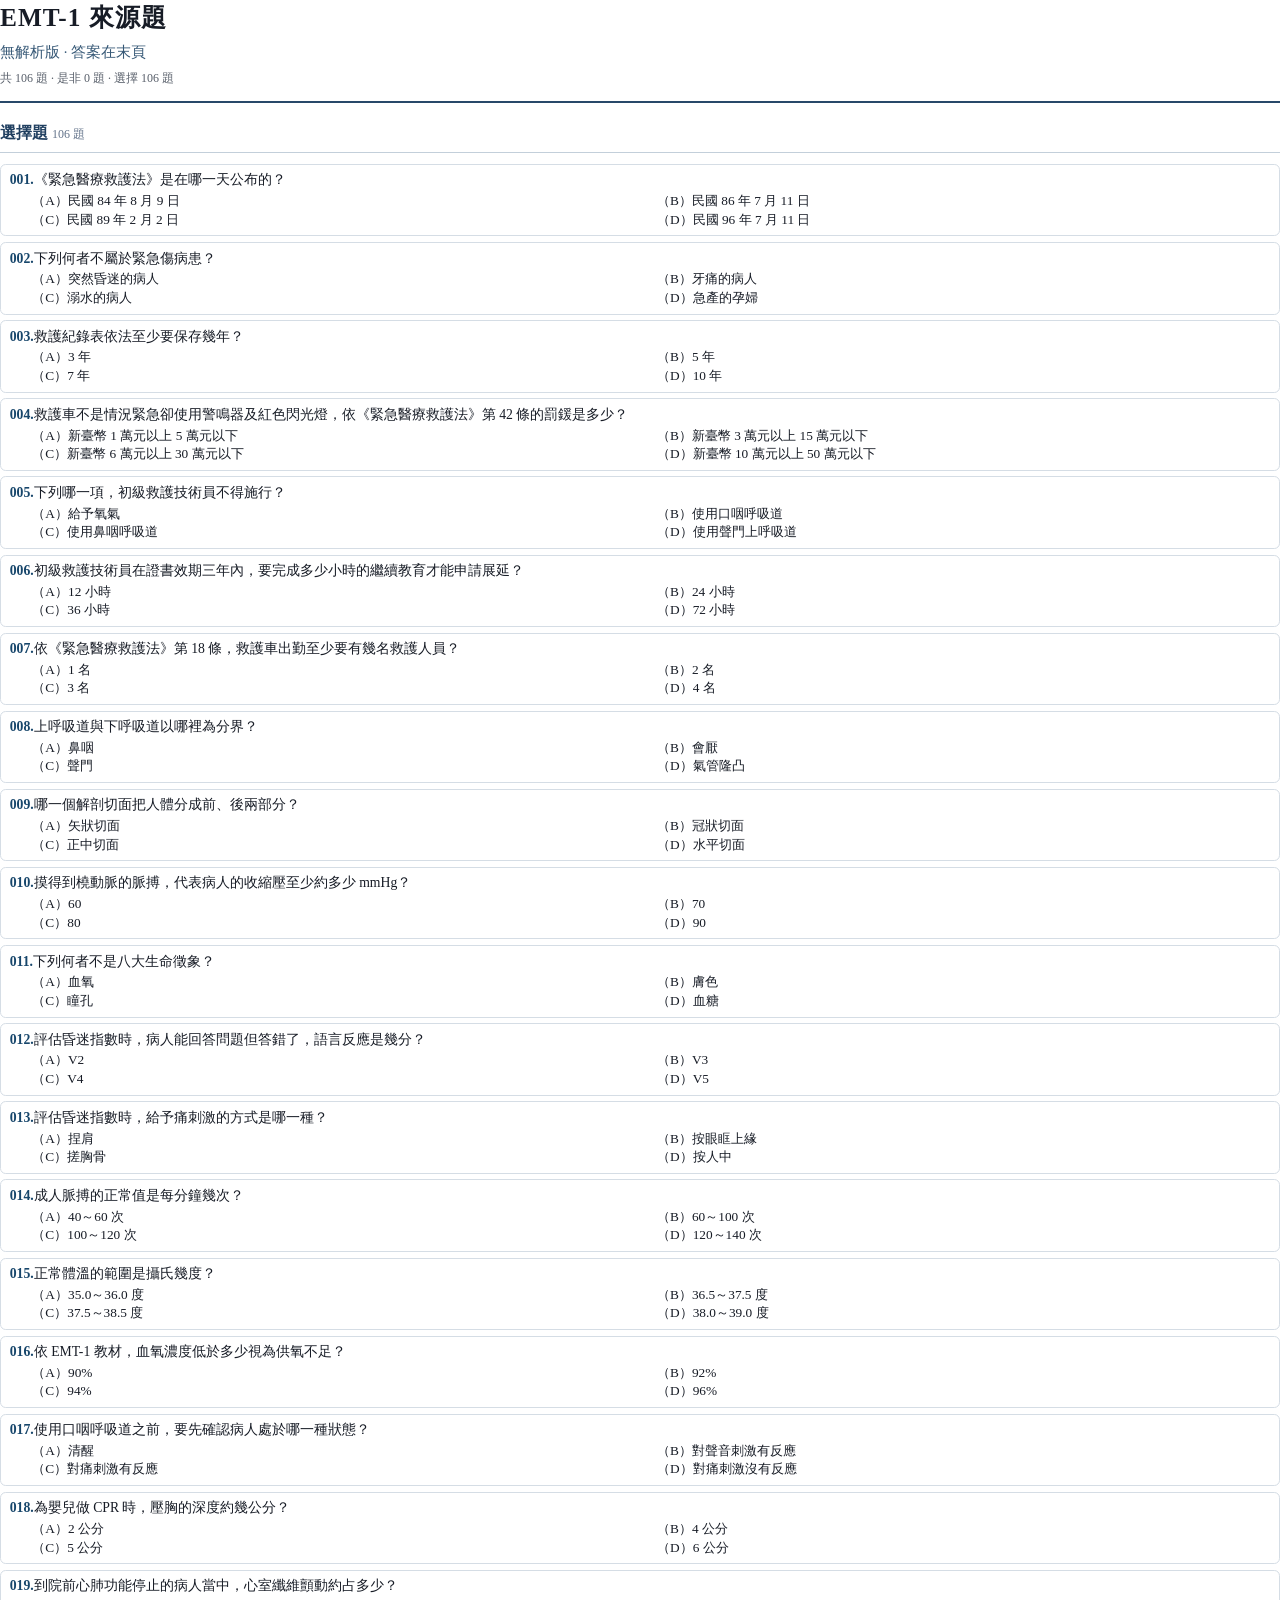
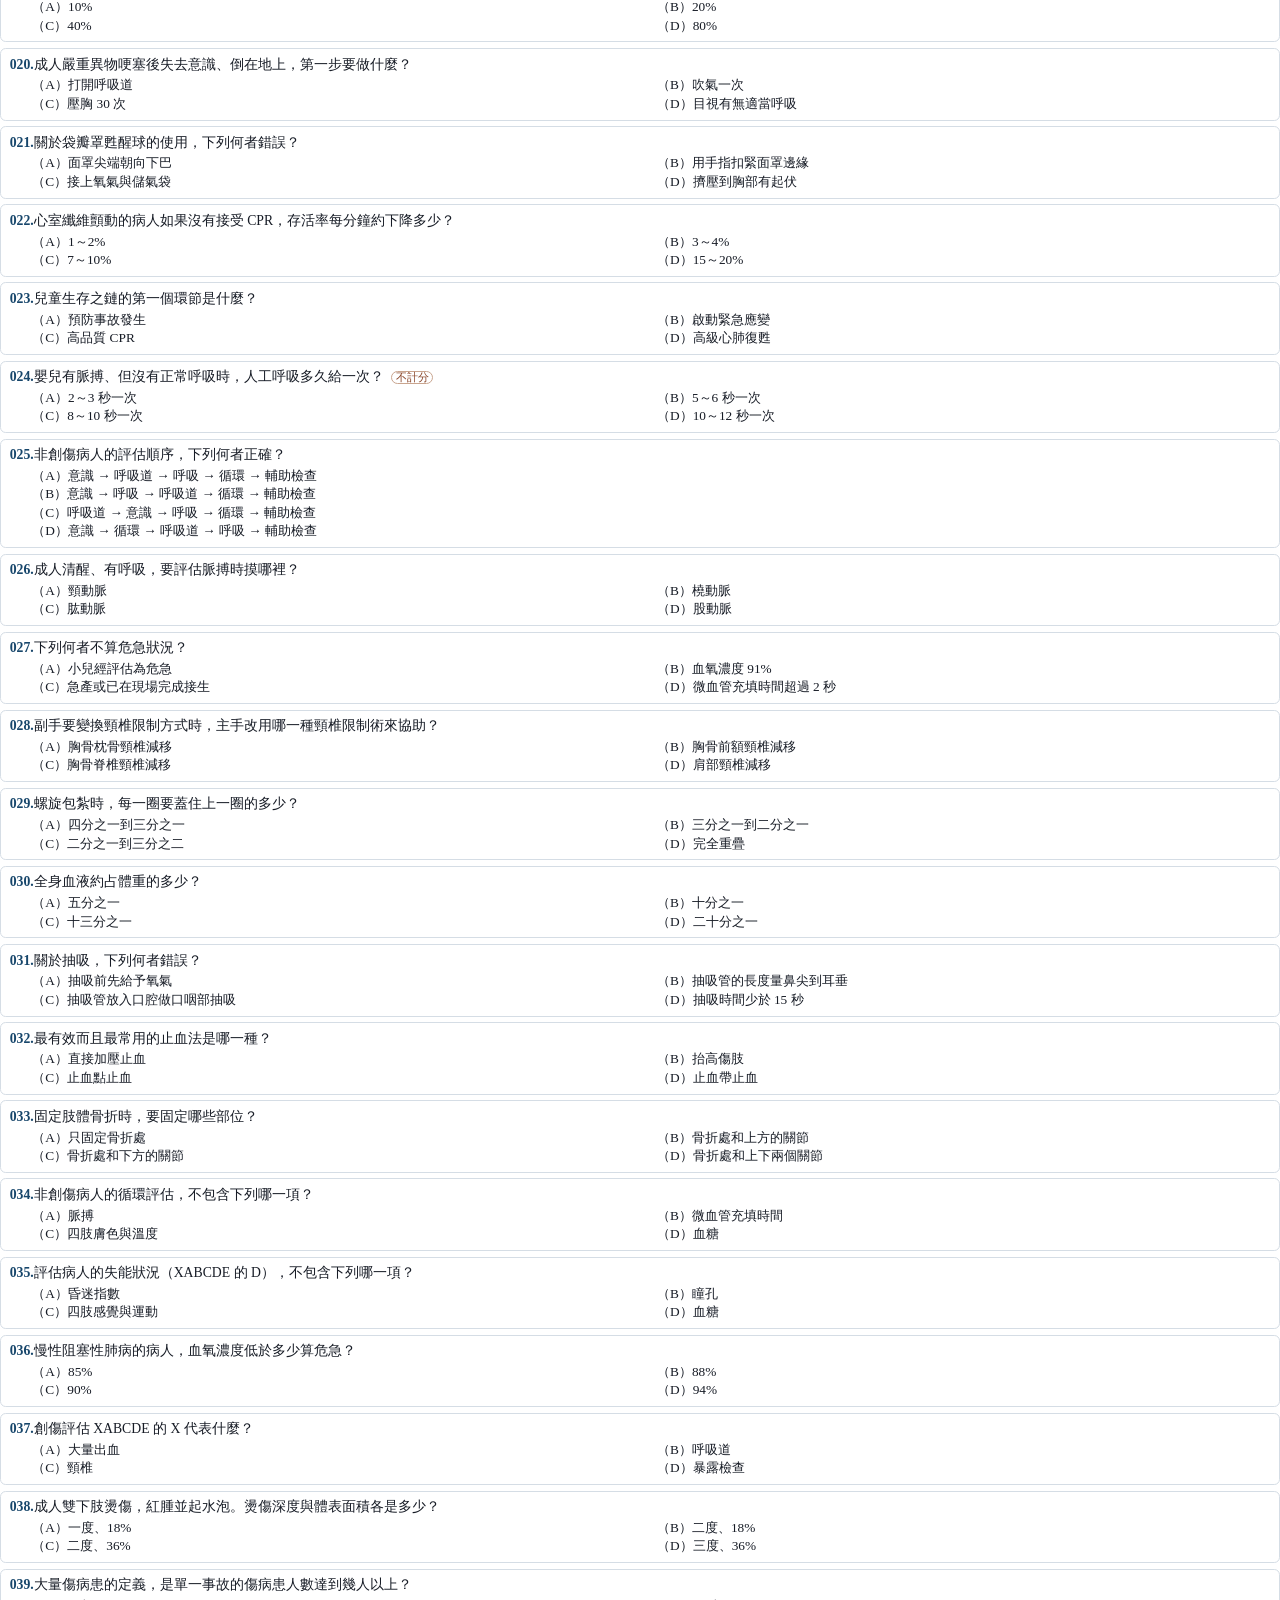
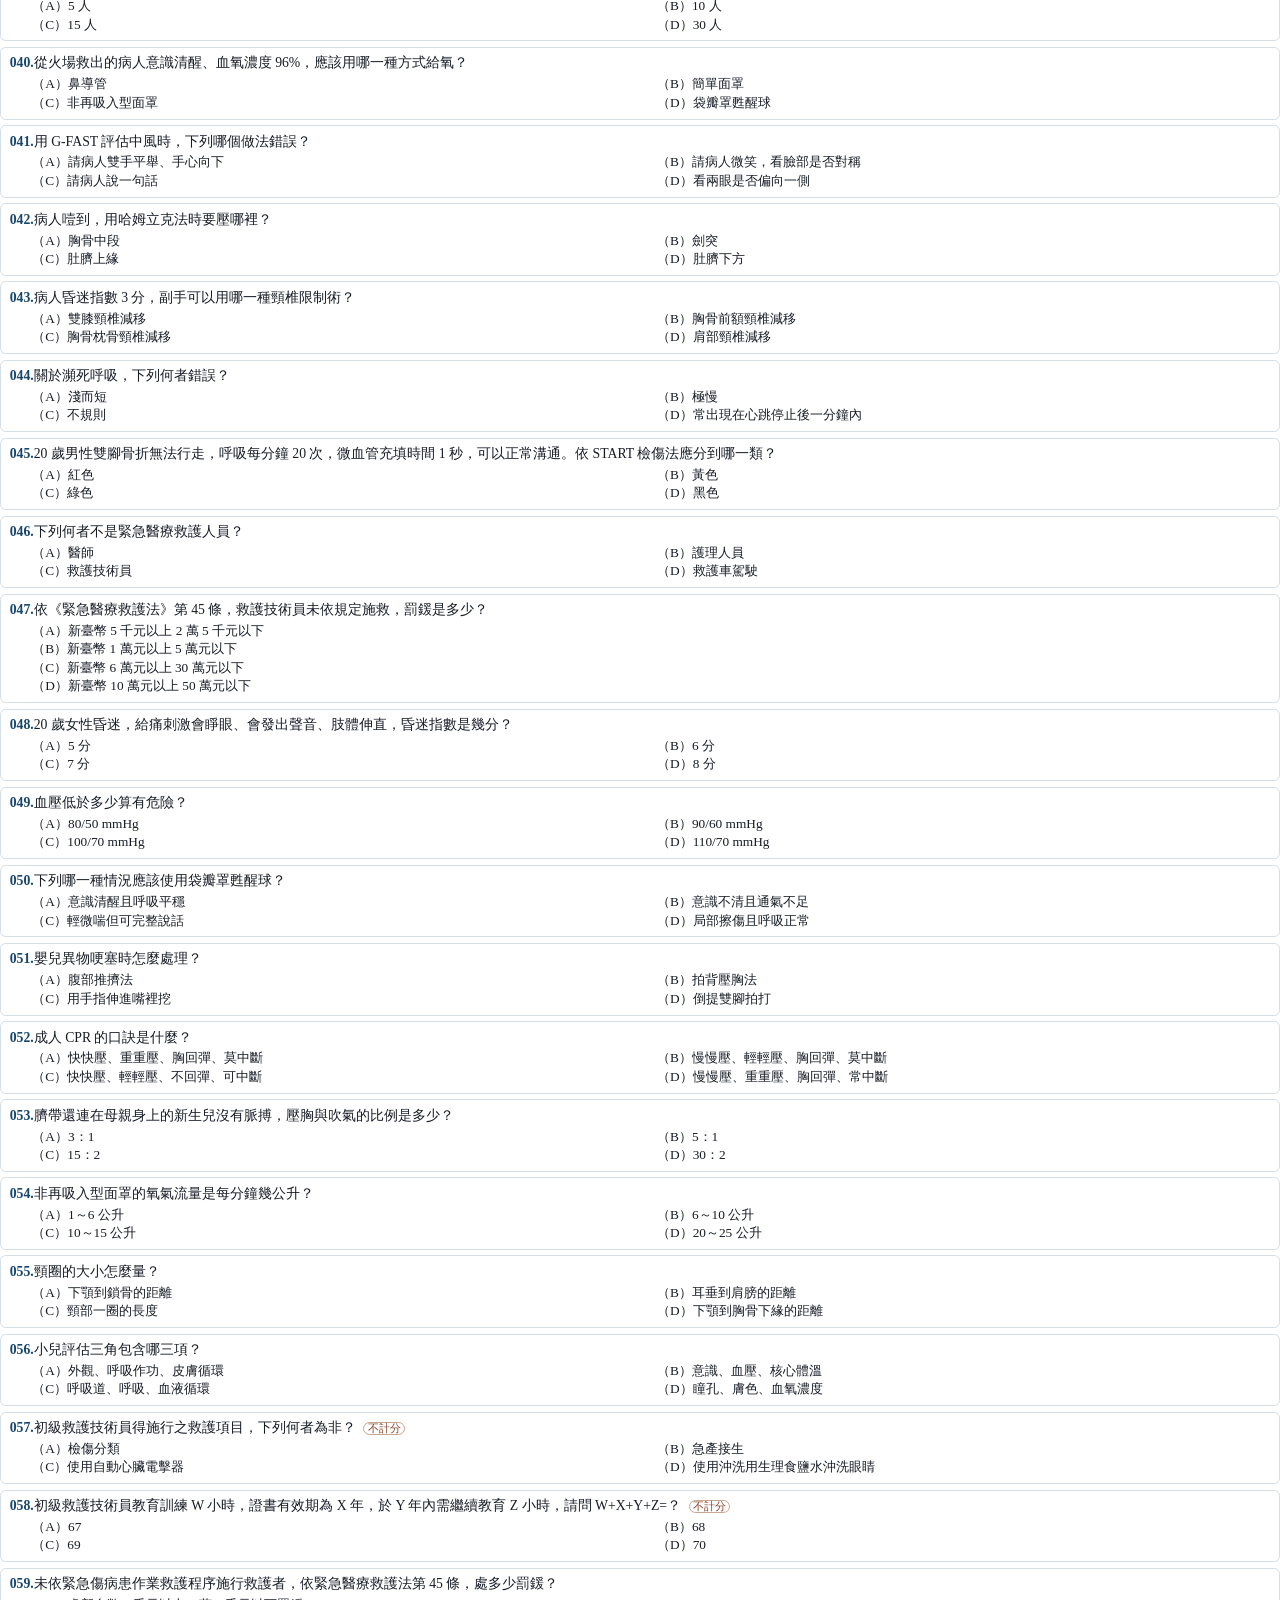
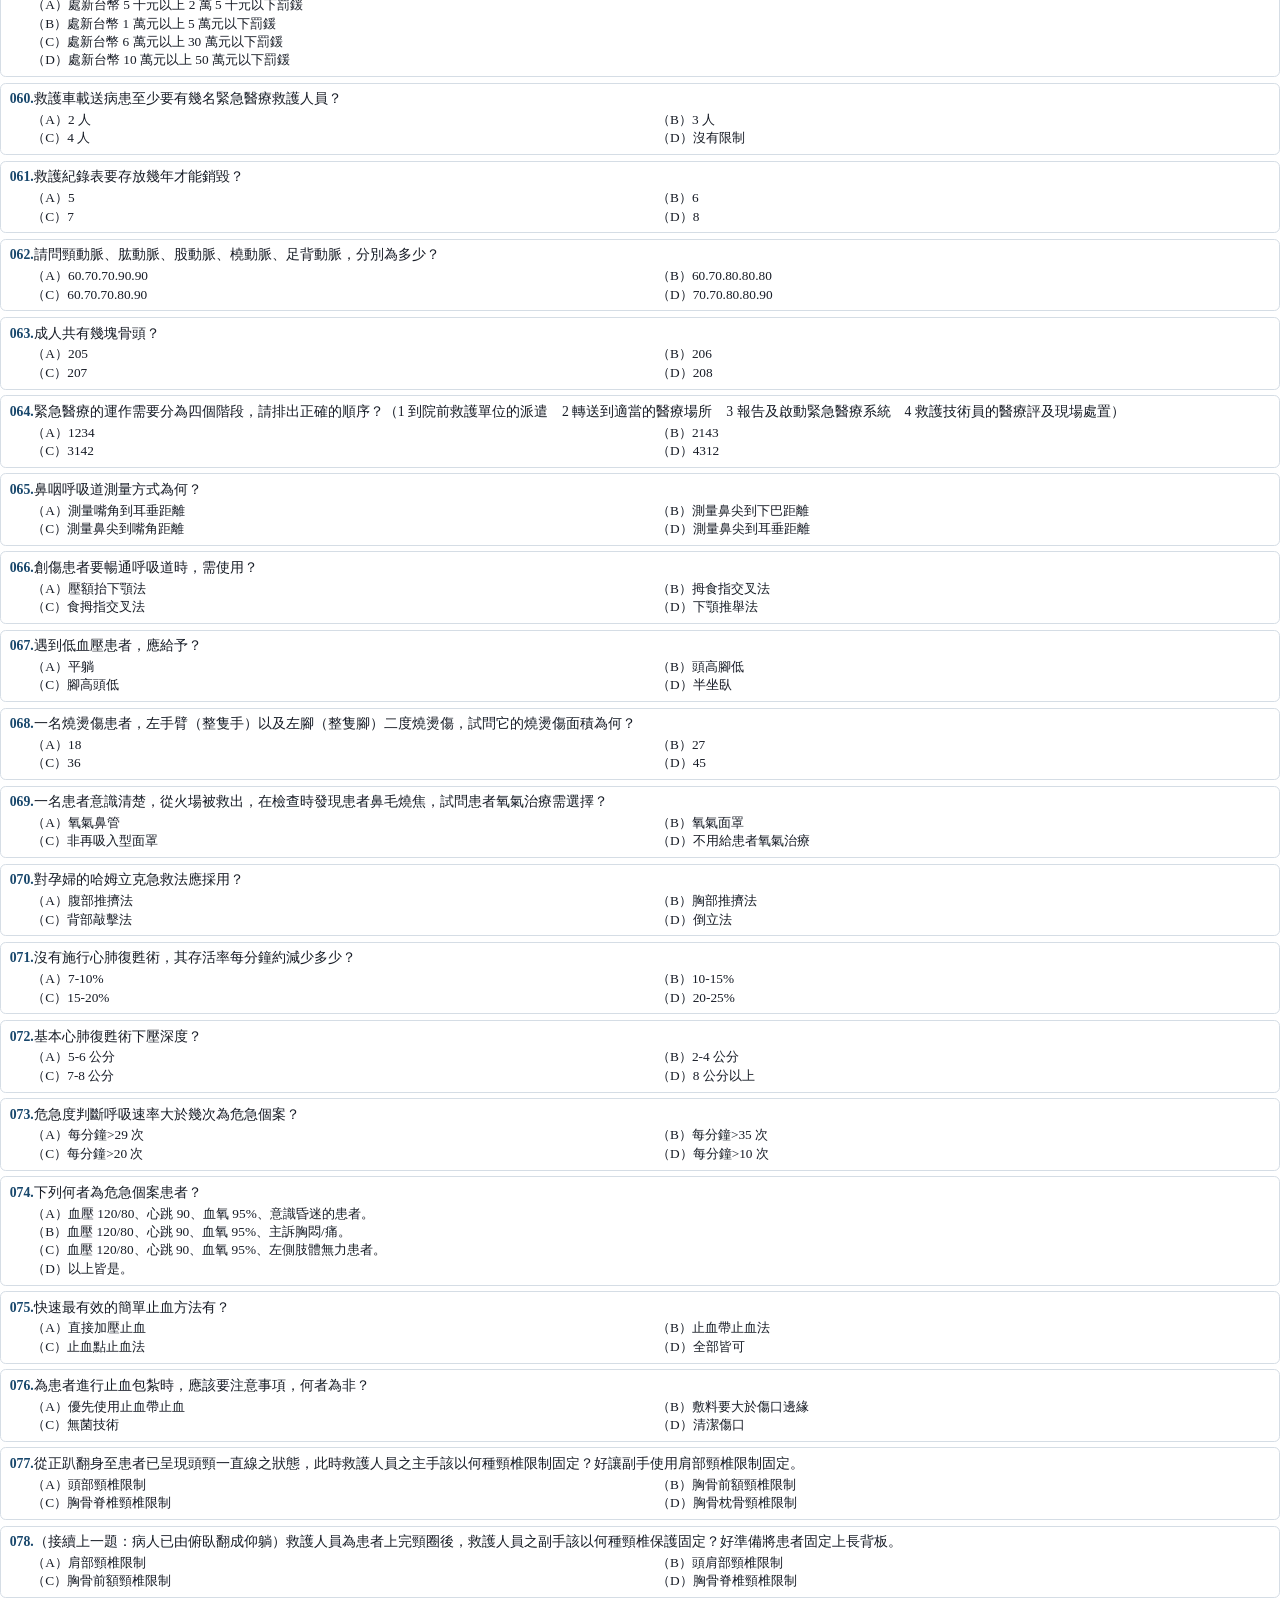
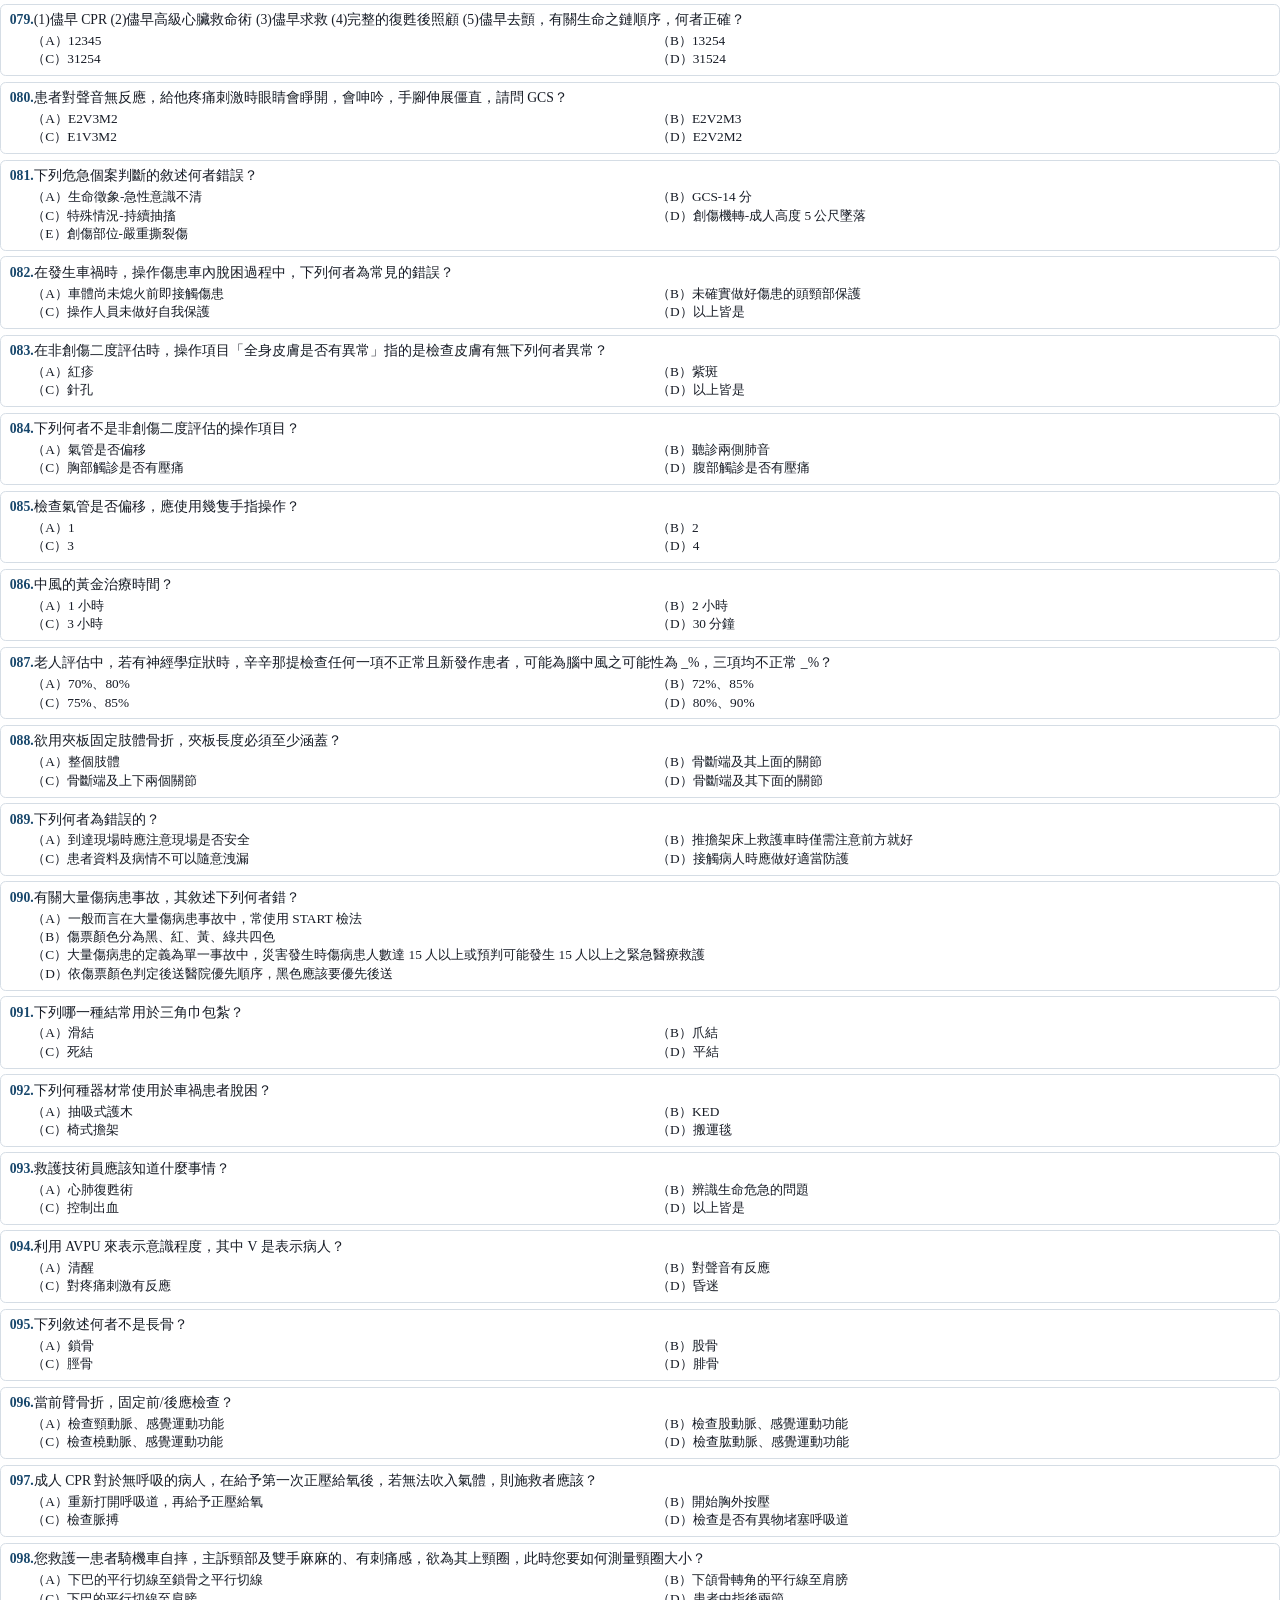
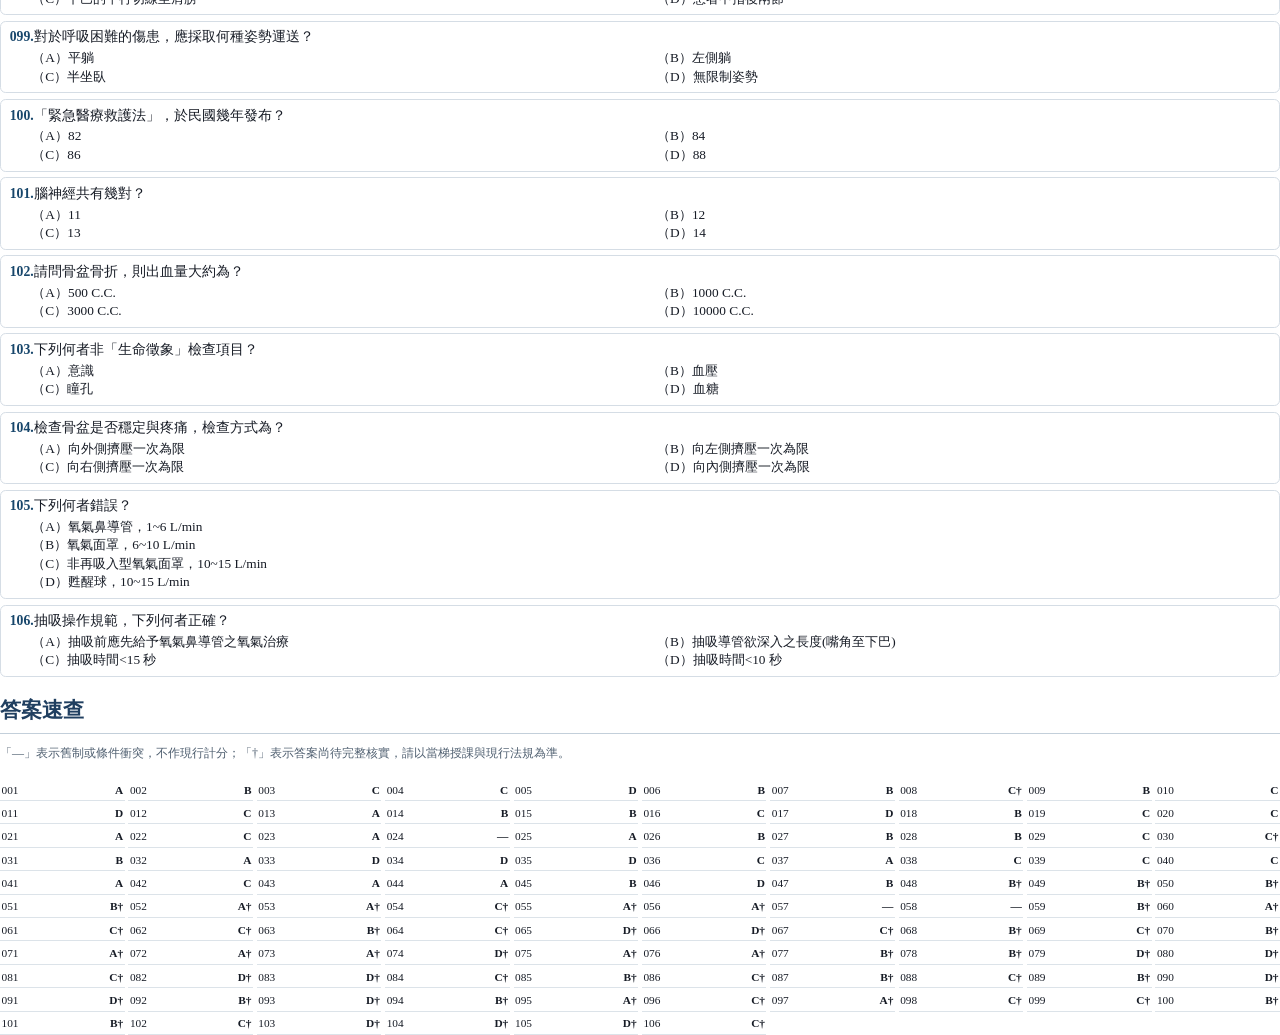
<file: pdf/emt_questions_plain.html>
<!doctype html><html lang="zh-TW"><head><meta charset="utf-8"><title>EMT-1 來源題｜無解析版</title><style>
@page { size: A4; margin: 10mm 10mm 13mm;
  @bottom-center { content: "第 " counter(page) " 頁"; font: 9pt "DFKai-SB","標楷體",serif; color:#59606b; } }
* { box-sizing: border-box; }
body { margin:0; color:#171c26; font:10pt/1.38 "DFKai-SB","標楷體","BiauKai","KaiTi",serif; }
h1,h2,p { margin:0; }
h1 { font-size:19pt; letter-spacing:1px; line-height:1.35; }
h2 { font-size:12pt; color:#203f60; border-bottom:1px solid #c3cfda; padding-bottom:2mm; margin:5mm 0 3mm; break-after:avoid; }
h2 small { font-size:9pt; font-weight:normal; color:#64748b; }
.cover { border-bottom:2px solid #284869; padding-bottom:4mm; margin-bottom:4mm; }
.subtitle { color:#365876; font-size:11pt; margin-top:2mm; }
.meta { color:#59606b; font-size:9pt; margin-top:2mm; }
.question { border:1px solid #d5dde5; border-radius:1.5mm; padding:1.7mm 2.3mm; margin-bottom:1.5mm; break-inside:avoid; }
.stem { display:grid; grid-template-columns:max-content minmax(0,1fr); font-size:10.3pt; margin-bottom:.5mm; }
.stem b { color:#17466b; }
.stem span { min-width:0; overflow-wrap:anywhere; }
.tag { font-size:8pt; color:#385d77; border:1px solid #bccbd5; border-radius:2mm; padding:0 .9mm; margin-left:2mm; }
.tag.warning { color:#874327; border-color:#c9a58f; }
.choices { margin-left:6mm; }
.choices.short { display:grid; grid-template-columns:repeat(2,minmax(0,1fr)); column-gap:3mm; }
.choices div { min-width:0; overflow-wrap:anywhere; }
.key { break-before:page; }
.key h2 { font-size:16pt; }
.key p { color:#4f5f70; font-size:9pt; margin-bottom:5mm; }
.key-grid { display:grid; grid-template-columns:repeat(10,1fr); gap:.8mm 1mm; }
.key-item { display:flex; justify-content:space-between; border-bottom:1px solid #dce3e9; padding:.5mm .4mm; font-size:8.5pt; }
</style></head><body><header class="cover"><h1>EMT-1 來源題</h1><p class="subtitle">無解析版 · 答案在末頁</p><p class="meta">共 106 題 · 是非 0 題 · 選擇 106 題</p></header><main id="questions"><section><h2>選擇題 <small>106 題</small></h2><article class="question" data-qid="EMT-P1-01"><div class="stem"><b>001.</b><span>《緊急醫療救護法》是在哪一天公布的？</span></div><div class="choices short"><div>（A）民國 84 年 8 月 9 日</div><div>（B）民國 86 年 7 月 11 日</div><div>（C）民國 89 年 2 月 2 日</div><div>（D）民國 96 年 7 月 11 日</div></div></article><article class="question" data-qid="EMT-P1-02"><div class="stem"><b>002.</b><span>下列何者不屬於緊急傷病患？</span></div><div class="choices short"><div>（A）突然昏迷的病人</div><div>（B）牙痛的病人</div><div>（C）溺水的病人</div><div>（D）急產的孕婦</div></div></article><article class="question" data-qid="EMT-P1-03"><div class="stem"><b>003.</b><span>救護紀錄表依法至少要保存幾年？</span></div><div class="choices short"><div>（A）3 年</div><div>（B）5 年</div><div>（C）7 年</div><div>（D）10 年</div></div></article><article class="question" data-qid="EMT-P1-04"><div class="stem"><b>004.</b><span>救護車不是情況緊急卻使用警鳴器及紅色閃光燈，依《緊急醫療救護法》第 42 條的罰鍰是多少？</span></div><div class="choices short"><div>（A）新臺幣 1 萬元以上 5 萬元以下</div><div>（B）新臺幣 3 萬元以上 15 萬元以下</div><div>（C）新臺幣 6 萬元以上 30 萬元以下</div><div>（D）新臺幣 10 萬元以上 50 萬元以下</div></div></article><article class="question" data-qid="EMT-P1-05"><div class="stem"><b>005.</b><span>下列哪一項，初級救護技術員不得施行？</span></div><div class="choices short"><div>（A）給予氧氣</div><div>（B）使用口咽呼吸道</div><div>（C）使用鼻咽呼吸道</div><div>（D）使用聲門上呼吸道</div></div></article><article class="question" data-qid="EMT-P1-06"><div class="stem"><b>006.</b><span>初級救護技術員在證書效期三年內，要完成多少小時的繼續教育才能申請展延？</span></div><div class="choices short"><div>（A）12 小時</div><div>（B）24 小時</div><div>（C）36 小時</div><div>（D）72 小時</div></div></article><article class="question" data-qid="EMT-P1-07"><div class="stem"><b>007.</b><span>依《緊急醫療救護法》第 18 條，救護車出勤至少要有幾名救護人員？</span></div><div class="choices short"><div>（A）1 名</div><div>（B）2 名</div><div>（C）3 名</div><div>（D）4 名</div></div></article><article class="question" data-qid="EMT-P1-08"><div class="stem"><b>008.</b><span>上呼吸道與下呼吸道以哪裡為分界？</span></div><div class="choices short"><div>（A）鼻咽</div><div>（B）會厭</div><div>（C）聲門</div><div>（D）氣管隆凸</div></div></article><article class="question" data-qid="EMT-P1-09"><div class="stem"><b>009.</b><span>哪一個解剖切面把人體分成前、後兩部分？</span></div><div class="choices short"><div>（A）矢狀切面</div><div>（B）冠狀切面</div><div>（C）正中切面</div><div>（D）水平切面</div></div></article><article class="question" data-qid="EMT-P1-10"><div class="stem"><b>010.</b><span>摸得到橈動脈的脈搏，代表病人的收縮壓至少約多少 mmHg？</span></div><div class="choices short"><div>（A）60</div><div>（B）70</div><div>（C）80</div><div>（D）90</div></div></article><article class="question" data-qid="EMT-P1-11"><div class="stem"><b>011.</b><span>下列何者不是八大生命徵象？</span></div><div class="choices short"><div>（A）血氧</div><div>（B）膚色</div><div>（C）瞳孔</div><div>（D）血糖</div></div></article><article class="question" data-qid="EMT-P1-12"><div class="stem"><b>012.</b><span>評估昏迷指數時，病人能回答問題但答錯了，語言反應是幾分？</span></div><div class="choices short"><div>（A）V2</div><div>（B）V3</div><div>（C）V4</div><div>（D）V5</div></div></article><article class="question" data-qid="EMT-P1-13"><div class="stem"><b>013.</b><span>評估昏迷指數時，給予痛刺激的方式是哪一種？</span></div><div class="choices short"><div>（A）捏肩</div><div>（B）按眼眶上緣</div><div>（C）搓胸骨</div><div>（D）按人中</div></div></article><article class="question" data-qid="EMT-P1-14"><div class="stem"><b>014.</b><span>成人脈搏的正常值是每分鐘幾次？</span></div><div class="choices short"><div>（A）40～60 次</div><div>（B）60～100 次</div><div>（C）100～120 次</div><div>（D）120～140 次</div></div></article><article class="question" data-qid="EMT-P1-15"><div class="stem"><b>015.</b><span>正常體溫的範圍是攝氏幾度？</span></div><div class="choices short"><div>（A）35.0～36.0 度</div><div>（B）36.5～37.5 度</div><div>（C）37.5～38.5 度</div><div>（D）38.0～39.0 度</div></div></article><article class="question" data-qid="EMT-P1-16"><div class="stem"><b>016.</b><span>依 EMT-1 教材，血氧濃度低於多少視為供氧不足？</span></div><div class="choices short"><div>（A）90%</div><div>（B）92%</div><div>（C）94%</div><div>（D）96%</div></div></article><article class="question" data-qid="EMT-P1-17"><div class="stem"><b>017.</b><span>使用口咽呼吸道之前，要先確認病人處於哪一種狀態？</span></div><div class="choices short"><div>（A）清醒</div><div>（B）對聲音刺激有反應</div><div>（C）對痛刺激有反應</div><div>（D）對痛刺激沒有反應</div></div></article><article class="question" data-qid="EMT-P1-18"><div class="stem"><b>018.</b><span>為嬰兒做 CPR 時，壓胸的深度約幾公分？</span></div><div class="choices short"><div>（A）2 公分</div><div>（B）4 公分</div><div>（C）5 公分</div><div>（D）6 公分</div></div></article><article class="question" data-qid="EMT-P1-19"><div class="stem"><b>019.</b><span>到院前心肺功能停止的病人當中，心室纖維顫動約占多少？</span></div><div class="choices short"><div>（A）10%</div><div>（B）20%</div><div>（C）40%</div><div>（D）80%</div></div></article><article class="question" data-qid="EMT-P1-20"><div class="stem"><b>020.</b><span>成人嚴重異物哽塞後失去意識、倒在地上，第一步要做什麼？</span></div><div class="choices short"><div>（A）打開呼吸道</div><div>（B）吹氣一次</div><div>（C）壓胸 30 次</div><div>（D）目視有無適當呼吸</div></div></article><article class="question" data-qid="EMT-P1-21"><div class="stem"><b>021.</b><span>關於袋瓣罩甦醒球的使用，下列何者錯誤？</span></div><div class="choices short"><div>（A）面罩尖端朝向下巴</div><div>（B）用手指扣緊面罩邊緣</div><div>（C）接上氧氣與儲氣袋</div><div>（D）擠壓到胸部有起伏</div></div></article><article class="question" data-qid="EMT-P1-22"><div class="stem"><b>022.</b><span>心室纖維顫動的病人如果沒有接受 CPR，存活率每分鐘約下降多少？</span></div><div class="choices short"><div>（A）1～2%</div><div>（B）3～4%</div><div>（C）7～10%</div><div>（D）15～20%</div></div></article><article class="question" data-qid="EMT-P1-24"><div class="stem"><b>023.</b><span>兒童生存之鏈的第一個環節是什麼？</span></div><div class="choices short"><div>（A）預防事故發生</div><div>（B）啟動緊急應變</div><div>（C）高品質 CPR</div><div>（D）高級心肺復甦</div></div></article><article class="question" data-qid="EMT-P1-25"><div class="stem"><b>024.</b><span>嬰兒有脈搏、但沒有正常呼吸時，人工呼吸多久給一次？<span class="tag warning">不計分</span></span></div><div class="choices short"><div>（A）2～3 秒一次</div><div>（B）5～6 秒一次</div><div>（C）8～10 秒一次</div><div>（D）10～12 秒一次</div></div></article><article class="question" data-qid="EMT-P1-26"><div class="stem"><b>025.</b><span>非創傷病人的評估順序，下列何者正確？</span></div><div class="choices "><div>（A）意識 → 呼吸道 → 呼吸 → 循環 → 輔助檢查</div><div>（B）意識 → 呼吸 → 呼吸道 → 循環 → 輔助檢查</div><div>（C）呼吸道 → 意識 → 呼吸 → 循環 → 輔助檢查</div><div>（D）意識 → 循環 → 呼吸道 → 呼吸 → 輔助檢查</div></div></article><article class="question" data-qid="EMT-P1-27"><div class="stem"><b>026.</b><span>成人清醒、有呼吸，要評估脈搏時摸哪裡？</span></div><div class="choices short"><div>（A）頸動脈</div><div>（B）橈動脈</div><div>（C）肱動脈</div><div>（D）股動脈</div></div></article><article class="question" data-qid="EMT-P1-28"><div class="stem"><b>027.</b><span>下列何者不算危急狀況？</span></div><div class="choices short"><div>（A）小兒經評估為危急</div><div>（B）血氧濃度 91%</div><div>（C）急產或已在現場完成接生</div><div>（D）微血管充填時間超過 2 秒</div></div></article><article class="question" data-qid="EMT-P1-29"><div class="stem"><b>028.</b><span>副手要變換頸椎限制方式時，主手改用哪一種頸椎限制術來協助？</span></div><div class="choices short"><div>（A）胸骨枕骨頸椎減移</div><div>（B）胸骨前額頸椎減移</div><div>（C）胸骨脊椎頸椎減移</div><div>（D）肩部頸椎減移</div></div></article><article class="question" data-qid="EMT-P1-30"><div class="stem"><b>029.</b><span>螺旋包紮時，每一圈要蓋住上一圈的多少？</span></div><div class="choices short"><div>（A）四分之一到三分之一</div><div>（B）三分之一到二分之一</div><div>（C）二分之一到三分之二</div><div>（D）完全重疊</div></div></article><article class="question" data-qid="EMT-P1-31"><div class="stem"><b>030.</b><span>全身血液約占體重的多少？</span></div><div class="choices short"><div>（A）五分之一</div><div>（B）十分之一</div><div>（C）十三分之一</div><div>（D）二十分之一</div></div></article><article class="question" data-qid="EMT-P1-32"><div class="stem"><b>031.</b><span>關於抽吸，下列何者錯誤？</span></div><div class="choices short"><div>（A）抽吸前先給予氧氣</div><div>（B）抽吸管的長度量鼻尖到耳垂</div><div>（C）抽吸管放入口腔做口咽部抽吸</div><div>（D）抽吸時間少於 15 秒</div></div></article><article class="question" data-qid="EMT-P1-33"><div class="stem"><b>032.</b><span>最有效而且最常用的止血法是哪一種？</span></div><div class="choices short"><div>（A）直接加壓止血</div><div>（B）抬高傷肢</div><div>（C）止血點止血</div><div>（D）止血帶止血</div></div></article><article class="question" data-qid="EMT-P1-34"><div class="stem"><b>033.</b><span>固定肢體骨折時，要固定哪些部位？</span></div><div class="choices short"><div>（A）只固定骨折處</div><div>（B）骨折處和上方的關節</div><div>（C）骨折處和下方的關節</div><div>（D）骨折處和上下兩個關節</div></div></article><article class="question" data-qid="EMT-P1-35"><div class="stem"><b>034.</b><span>非創傷病人的循環評估，不包含下列哪一項？</span></div><div class="choices short"><div>（A）脈搏</div><div>（B）微血管充填時間</div><div>（C）四肢膚色與溫度</div><div>（D）血糖</div></div></article><article class="question" data-qid="EMT-P1-36"><div class="stem"><b>035.</b><span>評估病人的失能狀況（XABCDE 的 D），不包含下列哪一項？</span></div><div class="choices short"><div>（A）昏迷指數</div><div>（B）瞳孔</div><div>（C）四肢感覺與運動</div><div>（D）血糖</div></div></article><article class="question" data-qid="EMT-P1-37"><div class="stem"><b>036.</b><span>慢性阻塞性肺病的病人，血氧濃度低於多少算危急？</span></div><div class="choices short"><div>（A）85%</div><div>（B）88%</div><div>（C）90%</div><div>（D）94%</div></div></article><article class="question" data-qid="EMT-P1-38"><div class="stem"><b>037.</b><span>創傷評估 XABCDE 的 X 代表什麼？</span></div><div class="choices short"><div>（A）大量出血</div><div>（B）呼吸道</div><div>（C）頸椎</div><div>（D）暴露檢查</div></div></article><article class="question" data-qid="EMT-P1-39"><div class="stem"><b>038.</b><span>成人雙下肢燙傷，紅腫並起水泡。燙傷深度與體表面積各是多少？</span></div><div class="choices short"><div>（A）一度、18%</div><div>（B）二度、18%</div><div>（C）二度、36%</div><div>（D）三度、36%</div></div></article><article class="question" data-qid="EMT-P1-40"><div class="stem"><b>039.</b><span>大量傷病患的定義，是單一事故的傷病患人數達到幾人以上？</span></div><div class="choices short"><div>（A）5 人</div><div>（B）10 人</div><div>（C）15 人</div><div>（D）30 人</div></div></article><article class="question" data-qid="EMT-270-01"><div class="stem"><b>040.</b><span>從火場救出的病人意識清醒、血氧濃度 96%，應該用哪一種方式給氧？</span></div><div class="choices short"><div>（A）鼻導管</div><div>（B）簡單面罩</div><div>（C）非再吸入型面罩</div><div>（D）袋瓣罩甦醒球</div></div></article><article class="question" data-qid="EMT-270-02"><div class="stem"><b>041.</b><span>用 G-FAST 評估中風時，下列哪個做法錯誤？</span></div><div class="choices short"><div>（A）請病人雙手平舉、手心向下</div><div>（B）請病人微笑，看臉部是否對稱</div><div>（C）請病人說一句話</div><div>（D）看兩眼是否偏向一側</div></div></article><article class="question" data-qid="EMT-270-03"><div class="stem"><b>042.</b><span>病人噎到，用哈姆立克法時要壓哪裡？</span></div><div class="choices short"><div>（A）胸骨中段</div><div>（B）劍突</div><div>（C）肚臍上緣</div><div>（D）肚臍下方</div></div></article><article class="question" data-qid="EMT-270-04"><div class="stem"><b>043.</b><span>病人昏迷指數 3 分，副手可以用哪一種頸椎限制術？</span></div><div class="choices short"><div>（A）雙膝頸椎減移</div><div>（B）胸骨前額頸椎減移</div><div>（C）胸骨枕骨頸椎減移</div><div>（D）肩部頸椎減移</div></div></article><article class="question" data-qid="EMT-270-05"><div class="stem"><b>044.</b><span>關於瀕死呼吸，下列何者錯誤？</span></div><div class="choices short"><div>（A）淺而短</div><div>（B）極慢</div><div>（C）不規則</div><div>（D）常出現在心跳停止後一分鐘內</div></div></article><article class="question" data-qid="EMT-270-06"><div class="stem"><b>045.</b><span>20 歲男性雙腳骨折無法行走，呼吸每分鐘 20 次，微血管充填時間 1 秒，可以正常溝通。依 START 檢傷法應分到哪一類？</span></div><div class="choices short"><div>（A）紅色</div><div>（B）黃色</div><div>（C）綠色</div><div>（D）黑色</div></div></article><article class="question" data-qid="EMT-274-03"><div class="stem"><b>046.</b><span>下列何者不是緊急醫療救護人員？</span></div><div class="choices short"><div>（A）醫師</div><div>（B）護理人員</div><div>（C）救護技術員</div><div>（D）救護車駕駛</div></div></article><article class="question" data-qid="EMT-274-06"><div class="stem"><b>047.</b><span>依《緊急醫療救護法》第 45 條，救護技術員未依規定施救，罰鍰是多少？</span></div><div class="choices "><div>（A）新臺幣 5 千元以上 2 萬 5 千元以下</div><div>（B）新臺幣 1 萬元以上 5 萬元以下</div><div>（C）新臺幣 6 萬元以上 30 萬元以下</div><div>（D）新臺幣 10 萬元以上 50 萬元以下</div></div></article><article class="question" data-qid="EMT-274-12"><div class="stem"><b>048.</b><span>20 歲女性昏迷，給痛刺激會睜眼、會發出聲音、肢體伸直，昏迷指數是幾分？</span></div><div class="choices short"><div>（A）5 分</div><div>（B）6 分</div><div>（C）7 分</div><div>（D）8 分</div></div></article><article class="question" data-qid="EMT-274-15"><div class="stem"><b>049.</b><span>血壓低於多少算有危險？</span></div><div class="choices short"><div>（A）80/50 mmHg</div><div>（B）90/60 mmHg</div><div>（C）100/70 mmHg</div><div>（D）110/70 mmHg</div></div></article><article class="question" data-qid="EMT-274-19"><div class="stem"><b>050.</b><span>下列哪一種情況應該使用袋瓣罩甦醒球？</span></div><div class="choices short"><div>（A）意識清醒且呼吸平穩</div><div>（B）意識不清且通氣不足</div><div>（C）輕微喘但可完整說話</div><div>（D）局部擦傷且呼吸正常</div></div></article><article class="question" data-qid="EMT-274-21"><div class="stem"><b>051.</b><span>嬰兒異物哽塞時怎麼處理？</span></div><div class="choices short"><div>（A）腹部推擠法</div><div>（B）拍背壓胸法</div><div>（C）用手指伸進嘴裡挖</div><div>（D）倒提雙腳拍打</div></div></article><article class="question" data-qid="EMT-274-23"><div class="stem"><b>052.</b><span>成人 CPR 的口訣是什麼？</span></div><div class="choices short"><div>（A）快快壓、重重壓、胸回彈、莫中斷</div><div>（B）慢慢壓、輕輕壓、胸回彈、莫中斷</div><div>（C）快快壓、輕輕壓、不回彈、可中斷</div><div>（D）慢慢壓、重重壓、胸回彈、常中斷</div></div></article><article class="question" data-qid="EMT-274-25"><div class="stem"><b>053.</b><span>臍帶還連在母親身上的新生兒沒有脈搏，壓胸與吹氣的比例是多少？</span></div><div class="choices short"><div>（A）3：1</div><div>（B）5：1</div><div>（C）15：2</div><div>（D）30：2</div></div></article><article class="question" data-qid="EMT-274-28"><div class="stem"><b>054.</b><span>非再吸入型面罩的氧氣流量是每分鐘幾公升？</span></div><div class="choices short"><div>（A）1～6 公升</div><div>（B）6～10 公升</div><div>（C）10～15 公升</div><div>（D）20～25 公升</div></div></article><article class="question" data-qid="EMT-274-35"><div class="stem"><b>055.</b><span>頸圈的大小怎麼量？</span></div><div class="choices short"><div>（A）下顎到鎖骨的距離</div><div>（B）耳垂到肩膀的距離</div><div>（C）頸部一圈的長度</div><div>（D）下顎到胸骨下緣的距離</div></div></article><article class="question" data-qid="EMT-274-39"><div class="stem"><b>056.</b><span>小兒評估三角包含哪三項？</span></div><div class="choices short"><div>（A）外觀、呼吸作功、皮膚循環</div><div>（B）意識、血壓、核心體溫</div><div>（C）呼吸道、呼吸、血液循環</div><div>（D）瞳孔、膚色、血氧濃度</div></div></article><article class="question" data-qid="EMT-2022-01"><div class="stem"><b>057.</b><span>初級救護技術員得施行之救護項目，下列何者為非？<span class="tag warning">不計分</span></span></div><div class="choices short"><div>（A）檢傷分類</div><div>（B）急產接生</div><div>（C）使用自動心臟電擊器</div><div>（D）使用沖洗用生理食鹽水沖洗眼睛</div></div></article><article class="question" data-qid="EMT-2022-02"><div class="stem"><b>058.</b><span>初級救護技術員教育訓練 W 小時，證書有效期為 X 年，於 Y 年內需繼續教育 Z 小時，請問 W+X+Y+Z=？<span class="tag warning">不計分</span></span></div><div class="choices short"><div>（A）67</div><div>（B）68</div><div>（C）69</div><div>（D）70</div></div></article><article class="question" data-qid="EMT-2022-03"><div class="stem"><b>059.</b><span>未依緊急傷病患作業救護程序施行救護者，依緊急醫療救護法第 45 條，處多少罰鍰？</span></div><div class="choices "><div>（A）處新台幣 5 千元以上 2 萬 5 千元以下罰鍰</div><div>（B）處新台幣 1 萬元以上 5 萬元以下罰鍰</div><div>（C）處新台幣 6 萬元以上 30 萬元以下罰鍰</div><div>（D）處新台幣 10 萬元以上 50 萬元以下罰鍰</div></div></article><article class="question" data-qid="EMT-2022-04"><div class="stem"><b>060.</b><span>救護車載送病患至少要有幾名緊急醫療救護人員？</span></div><div class="choices short"><div>（A）2 人</div><div>（B）3 人</div><div>（C）4 人</div><div>（D）沒有限制</div></div></article><article class="question" data-qid="EMT-2022-05"><div class="stem"><b>061.</b><span>救護紀錄表要存放幾年才能銷毀？</span></div><div class="choices short"><div>（A）5</div><div>（B）6</div><div>（C）7</div><div>（D）8</div></div></article><article class="question" data-qid="EMT-2022-06"><div class="stem"><b>062.</b><span>請問頸動脈、肱動脈、股動脈、橈動脈、足背動脈，分別為多少？</span></div><div class="choices short"><div>（A）60.70.70.90.90</div><div>（B）60.70.80.80.80</div><div>（C）60.70.70.80.90</div><div>（D）70.70.80.80.90</div></div></article><article class="question" data-qid="EMT-2022-07"><div class="stem"><b>063.</b><span>成人共有幾塊骨頭？</span></div><div class="choices short"><div>（A）205</div><div>（B）206</div><div>（C）207</div><div>（D）208</div></div></article><article class="question" data-qid="EMT-2022-08"><div class="stem"><b>064.</b><span>緊急醫療的運作需要分為四個階段，請排出正確的順序？（1 到院前救護單位的派遣　2 轉送到適當的醫療場所　3 報告及啟動緊急醫療系統　4 救護技術員的醫療評及現場處置）</span></div><div class="choices short"><div>（A）1234</div><div>（B）2143</div><div>（C）3142</div><div>（D）4312</div></div></article><article class="question" data-qid="EMT-2022-09"><div class="stem"><b>065.</b><span>鼻咽呼吸道測量方式為何？</span></div><div class="choices short"><div>（A）測量嘴角到耳垂距離</div><div>（B）測量鼻尖到下巴距離</div><div>（C）測量鼻尖到嘴角距離</div><div>（D）測量鼻尖到耳垂距離</div></div></article><article class="question" data-qid="EMT-2022-10"><div class="stem"><b>066.</b><span>創傷患者要暢通呼吸道時，需使用？</span></div><div class="choices short"><div>（A）壓額抬下顎法</div><div>（B）拇食指交叉法</div><div>（C）食拇指交叉法</div><div>（D）下顎推舉法</div></div></article><article class="question" data-qid="EMT-2022-11"><div class="stem"><b>067.</b><span>遇到低血壓患者，應給予？</span></div><div class="choices short"><div>（A）平躺</div><div>（B）頭高腳低</div><div>（C）腳高頭低</div><div>（D）半坐臥</div></div></article><article class="question" data-qid="EMT-2022-12"><div class="stem"><b>068.</b><span>一名燒燙傷患者，左手臂（整隻手）以及左腳（整隻腳）二度燒燙傷，試問它的燒燙傷面積為何？</span></div><div class="choices short"><div>（A）18</div><div>（B）27</div><div>（C）36</div><div>（D）45</div></div></article><article class="question" data-qid="EMT-2022-13"><div class="stem"><b>069.</b><span>一名患者意識清楚，從火場被救出，在檢查時發現患者鼻毛燒焦，試問患者氧氣治療需選擇？</span></div><div class="choices short"><div>（A）氧氣鼻管</div><div>（B）氧氣面罩</div><div>（C）非再吸入型面罩</div><div>（D）不用給患者氧氣治療</div></div></article><article class="question" data-qid="EMT-2022-14"><div class="stem"><b>070.</b><span>對孕婦的哈姆立克急救法應採用？</span></div><div class="choices short"><div>（A）腹部推擠法</div><div>（B）胸部推擠法</div><div>（C）背部敲擊法</div><div>（D）倒立法</div></div></article><article class="question" data-qid="EMT-2022-15"><div class="stem"><b>071.</b><span>沒有施行心肺復甦術，其存活率每分鐘約減少多少？</span></div><div class="choices short"><div>（A）7-10%</div><div>（B）10-15%</div><div>（C）15-20%</div><div>（D）20-25%</div></div></article><article class="question" data-qid="EMT-2022-16"><div class="stem"><b>072.</b><span>基本心肺復甦術下壓深度？</span></div><div class="choices short"><div>（A）5-6 公分</div><div>（B）2-4 公分</div><div>（C）7-8 公分</div><div>（D）8 公分以上</div></div></article><article class="question" data-qid="EMT-2022-17"><div class="stem"><b>073.</b><span>危急度判斷呼吸速率大於幾次為危急個案？</span></div><div class="choices short"><div>（A）每分鐘&gt;29 次</div><div>（B）每分鐘&gt;35 次</div><div>（C）每分鐘&gt;20 次</div><div>（D）每分鐘&gt;10 次</div></div></article><article class="question" data-qid="EMT-2022-18"><div class="stem"><b>074.</b><span>下列何者為危急個案患者？</span></div><div class="choices "><div>（A）血壓 120/80、心跳 90、血氧 95%、意識昏迷的患者。</div><div>（B）血壓 120/80、心跳 90、血氧 95%、主訴胸悶/痛。</div><div>（C）血壓 120/80、心跳 90、血氧 95%、左側肢體無力患者。</div><div>（D）以上皆是。</div></div></article><article class="question" data-qid="EMT-2022-19"><div class="stem"><b>075.</b><span>快速最有效的簡單止血方法有？</span></div><div class="choices short"><div>（A）直接加壓止血</div><div>（B）止血帶止血法</div><div>（C）止血點止血法</div><div>（D）全部皆可</div></div></article><article class="question" data-qid="EMT-2022-20"><div class="stem"><b>076.</b><span>為患者進行止血包紮時，應該要注意事項，何者為非？</span></div><div class="choices short"><div>（A）優先使用止血帶止血</div><div>（B）敷料要大於傷口邊緣</div><div>（C）無菌技術</div><div>（D）清潔傷口</div></div></article><article class="question" data-qid="EMT-2022-21"><div class="stem"><b>077.</b><span>從正趴翻身至患者已呈現頭頸一直線之狀態，此時救護人員之主手該以何種頸椎限制固定？好讓副手使用肩部頸椎限制固定。</span></div><div class="choices short"><div>（A）頭部頸椎限制</div><div>（B）胸骨前額頸椎限制</div><div>（C）胸骨脊椎頸椎限制</div><div>（D）胸骨枕骨頸椎限制</div></div></article><article class="question" data-qid="EMT-2022-22"><div class="stem"><b>078.</b><span>（接續上一題：病人已由俯臥翻成仰躺）救護人員為患者上完頸圈後，救護人員之副手該以何種頸椎保護固定？好準備將患者固定上長背板。</span></div><div class="choices short"><div>（A）肩部頸椎限制</div><div>（B）頭肩部頸椎限制</div><div>（C）胸骨前額頸椎限制</div><div>（D）胸骨脊椎頸椎限制</div></div></article><article class="question" data-qid="EMT-2022-23"><div class="stem"><b>079.</b><span>(1)儘早 CPR (2)儘早高級心臟救命術 (3)儘早求救 (4)完整的復甦後照顧 (5)儘早去顫，有關生命之鏈順序，何者正確？</span></div><div class="choices short"><div>（A）12345</div><div>（B）13254</div><div>（C）31254</div><div>（D）31524</div></div></article><article class="question" data-qid="EMT-2022-24"><div class="stem"><b>080.</b><span>患者對聲音無反應，給他疼痛刺激時眼睛會睜開，會呻吟，手腳伸展僵直，請問 GCS？</span></div><div class="choices short"><div>（A）E2V3M2</div><div>（B）E2V2M3</div><div>（C）E1V3M2</div><div>（D）E2V2M2</div></div></article><article class="question" data-qid="EMT-2022-25"><div class="stem"><b>081.</b><span>下列危急個案判斷的敘述何者錯誤？</span></div><div class="choices short"><div>（A）生命徵象-急性意識不清</div><div>（B）GCS-14 分</div><div>（C）特殊情況-持續抽搐</div><div>（D）創傷機轉-成人高度 5 公尺墜落</div><div>（E）創傷部位-嚴重撕裂傷</div></div></article><article class="question" data-qid="EMT-2022-26"><div class="stem"><b>082.</b><span>在發生車禍時，操作傷患車內脫困過程中，下列何者為常見的錯誤？</span></div><div class="choices short"><div>（A）車體尚未熄火前即接觸傷患</div><div>（B）未確實做好傷患的頭頸部保護</div><div>（C）操作人員未做好自我保護</div><div>（D）以上皆是</div></div></article><article class="question" data-qid="EMT-2022-27"><div class="stem"><b>083.</b><span>在非創傷二度評估時，操作項目「全身皮膚是否有異常」指的是檢查皮膚有無下列何者異常？</span></div><div class="choices short"><div>（A）紅疹</div><div>（B）紫斑</div><div>（C）針孔</div><div>（D）以上皆是</div></div></article><article class="question" data-qid="EMT-2022-28"><div class="stem"><b>084.</b><span>下列何者不是非創傷二度評估的操作項目？</span></div><div class="choices short"><div>（A）氣管是否偏移</div><div>（B）聽診兩側肺音</div><div>（C）胸部觸診是否有壓痛</div><div>（D）腹部觸診是否有壓痛</div></div></article><article class="question" data-qid="EMT-2022-29"><div class="stem"><b>085.</b><span>檢查氣管是否偏移，應使用幾隻手指操作？</span></div><div class="choices short"><div>（A）1</div><div>（B）2</div><div>（C）3</div><div>（D）4</div></div></article><article class="question" data-qid="EMT-2022-30"><div class="stem"><b>086.</b><span>中風的黃金治療時間？</span></div><div class="choices short"><div>（A）1 小時</div><div>（B）2 小時</div><div>（C）3 小時</div><div>（D）30 分鐘</div></div></article><article class="question" data-qid="EMT-2022-31"><div class="stem"><b>087.</b><span>老人評估中，若有神經學症狀時，辛辛那提檢查任何一項不正常且新發作患者，可能為腦中風之可能性為 _%，三項均不正常 _%？</span></div><div class="choices short"><div>（A）70%、80%</div><div>（B）72%、85%</div><div>（C）75%、85%</div><div>（D）80%、90%</div></div></article><article class="question" data-qid="EMT-2022-32"><div class="stem"><b>088.</b><span>欲用夾板固定肢體骨折，夾板長度必須至少涵蓋？</span></div><div class="choices short"><div>（A）整個肢體</div><div>（B）骨斷端及其上面的關節</div><div>（C）骨斷端及上下兩個關節</div><div>（D）骨斷端及其下面的關節</div></div></article><article class="question" data-qid="EMT-2022-33"><div class="stem"><b>089.</b><span>下列何者為錯誤的？</span></div><div class="choices short"><div>（A）到達現場時應注意現場是否安全</div><div>（B）推擔架床上救護車時僅需注意前方就好</div><div>（C）患者資料及病情不可以隨意洩漏</div><div>（D）接觸病人時應做好適當防護</div></div></article><article class="question" data-qid="EMT-2022-34"><div class="stem"><b>090.</b><span>有關大量傷病患事故，其敘述下列何者錯？</span></div><div class="choices "><div>（A）一般而言在大量傷病患事故中，常使用 START 檢法</div><div>（B）傷票顏色分為黑、紅、黃、綠共四色</div><div>（C）大量傷病患的定義為單一事故中，災害發生時傷病患人數達 15 人以上或預判可能發生 15 人以上之緊急醫療救護</div><div>（D）依傷票顏色判定後送醫院優先順序，黑色應該要優先後送</div></div></article><article class="question" data-qid="EMT-2022-35"><div class="stem"><b>091.</b><span>下列哪一種結常用於三角巾包紮？</span></div><div class="choices short"><div>（A）滑結</div><div>（B）爪結</div><div>（C）死結</div><div>（D）平結</div></div></article><article class="question" data-qid="EMT-2022-36"><div class="stem"><b>092.</b><span>下列何種器材常使用於車禍患者脫困？</span></div><div class="choices short"><div>（A）抽吸式護木</div><div>（B）KED</div><div>（C）椅式擔架</div><div>（D）搬運毯</div></div></article><article class="question" data-qid="EMT-2022-37"><div class="stem"><b>093.</b><span>救護技術員應該知道什麼事情？</span></div><div class="choices short"><div>（A）心肺復甦術</div><div>（B）辨識生命危急的問題</div><div>（C）控制出血</div><div>（D）以上皆是</div></div></article><article class="question" data-qid="EMT-2022-38"><div class="stem"><b>094.</b><span>利用 AVPU 來表示意識程度，其中 V 是表示病人？</span></div><div class="choices short"><div>（A）清醒</div><div>（B）對聲音有反應</div><div>（C）對疼痛刺激有反應</div><div>（D）昏迷</div></div></article><article class="question" data-qid="EMT-2022-39"><div class="stem"><b>095.</b><span>下列敘述何者不是長骨？</span></div><div class="choices short"><div>（A）鎖骨</div><div>（B）股骨</div><div>（C）脛骨</div><div>（D）腓骨</div></div></article><article class="question" data-qid="EMT-2022-40"><div class="stem"><b>096.</b><span>當前臂骨折，固定前/後應檢查？</span></div><div class="choices short"><div>（A）檢查頸動脈、感覺運動功能</div><div>（B）檢查股動脈、感覺運動功能</div><div>（C）檢查橈動脈、感覺運動功能</div><div>（D）檢查肱動脈、感覺運動功能</div></div></article><article class="question" data-qid="EMT-2022-41"><div class="stem"><b>097.</b><span>成人 CPR 對於無呼吸的病人，在給予第一次正壓給氧後，若無法吹入氣體，則施救者應該？</span></div><div class="choices short"><div>（A）重新打開呼吸道，再給予正壓給氧</div><div>（B）開始胸外按壓</div><div>（C）檢查脈搏</div><div>（D）檢查是否有異物堵塞呼吸道</div></div></article><article class="question" data-qid="EMT-2022-42"><div class="stem"><b>098.</b><span>您救護一患者騎機車自摔，主訴頸部及雙手麻麻的、有刺痛感，欲為其上頸圈，此時您要如何測量頸圈大小？</span></div><div class="choices short"><div>（A）下巴的平行切線至鎖骨之平行切線</div><div>（B）下頜骨轉角的平行線至肩膀</div><div>（C）下巴的平行切線至肩膀</div><div>（D）患者中指後兩節</div></div></article><article class="question" data-qid="EMT-2022-43"><div class="stem"><b>099.</b><span>對於呼吸困難的傷患，應採取何種姿勢運送？</span></div><div class="choices short"><div>（A）平躺</div><div>（B）左側躺</div><div>（C）半坐臥</div><div>（D）無限制姿勢</div></div></article><article class="question" data-qid="EMT-2022-44"><div class="stem"><b>100.</b><span>「緊急醫療救護法」，於民國幾年發布？</span></div><div class="choices short"><div>（A）82</div><div>（B）84</div><div>（C）86</div><div>（D）88</div></div></article><article class="question" data-qid="EMT-2022-45"><div class="stem"><b>101.</b><span>腦神經共有幾對？</span></div><div class="choices short"><div>（A）11</div><div>（B）12</div><div>（C）13</div><div>（D）14</div></div></article><article class="question" data-qid="EMT-2022-46"><div class="stem"><b>102.</b><span>請問骨盆骨折，則出血量大約為？</span></div><div class="choices short"><div>（A）500 C.C.</div><div>（B）1000 C.C.</div><div>（C）3000 C.C.</div><div>（D）10000 C.C.</div></div></article><article class="question" data-qid="EMT-2022-47"><div class="stem"><b>103.</b><span>下列何者非「生命徵象」檢查項目？</span></div><div class="choices short"><div>（A）意識</div><div>（B）血壓</div><div>（C）瞳孔</div><div>（D）血糖</div></div></article><article class="question" data-qid="EMT-2022-48"><div class="stem"><b>104.</b><span>檢查骨盆是否穩定與疼痛，檢查方式為？</span></div><div class="choices short"><div>（A）向外側擠壓一次為限</div><div>（B）向左側擠壓一次為限</div><div>（C）向右側擠壓一次為限</div><div>（D）向內側擠壓一次為限</div></div></article><article class="question" data-qid="EMT-2022-49"><div class="stem"><b>105.</b><span>下列何者錯誤？</span></div><div class="choices "><div>（A）氧氣鼻導管，1~6 L/min</div><div>（B）氧氣面罩，6~10 L/min</div><div>（C）非再吸入型氧氣面罩，10~15 L/min</div><div>（D）甦醒球，10~15 L/min</div></div></article><article class="question" data-qid="EMT-2022-50"><div class="stem"><b>106.</b><span>抽吸操作規範，下列何者正確？</span></div><div class="choices short"><div>（A）抽吸前應先給予氧氣鼻導管之氧氣治療</div><div>（B）抽吸導管欲深入之長度(嘴角至下巴)</div><div>（C）抽吸時間&lt;15 秒</div><div>（D）抽吸時間&lt;10 秒</div></div></article></section></main><section class="key"><h2>答案速查</h2><p>「—」表示舊制或條件衝突，不作現行計分；「†」表示答案尚待完整核實，請以當梯授課與現行法規為準。</p><div class="key-grid"><div class="key-item"><span>001</span><b>A</b></div><div class="key-item"><span>002</span><b>B</b></div><div class="key-item"><span>003</span><b>C</b></div><div class="key-item"><span>004</span><b>C</b></div><div class="key-item"><span>005</span><b>D</b></div><div class="key-item"><span>006</span><b>B</b></div><div class="key-item"><span>007</span><b>B</b></div><div class="key-item"><span>008</span><b>C†</b></div><div class="key-item"><span>009</span><b>B</b></div><div class="key-item"><span>010</span><b>C</b></div><div class="key-item"><span>011</span><b>D</b></div><div class="key-item"><span>012</span><b>C</b></div><div class="key-item"><span>013</span><b>A</b></div><div class="key-item"><span>014</span><b>B</b></div><div class="key-item"><span>015</span><b>B</b></div><div class="key-item"><span>016</span><b>C</b></div><div class="key-item"><span>017</span><b>D</b></div><div class="key-item"><span>018</span><b>B</b></div><div class="key-item"><span>019</span><b>C</b></div><div class="key-item"><span>020</span><b>C</b></div><div class="key-item"><span>021</span><b>A</b></div><div class="key-item"><span>022</span><b>C</b></div><div class="key-item"><span>023</span><b>A</b></div><div class="key-item"><span>024</span><b>—</b></div><div class="key-item"><span>025</span><b>A</b></div><div class="key-item"><span>026</span><b>B</b></div><div class="key-item"><span>027</span><b>B</b></div><div class="key-item"><span>028</span><b>B</b></div><div class="key-item"><span>029</span><b>C</b></div><div class="key-item"><span>030</span><b>C†</b></div><div class="key-item"><span>031</span><b>B</b></div><div class="key-item"><span>032</span><b>A</b></div><div class="key-item"><span>033</span><b>D</b></div><div class="key-item"><span>034</span><b>D</b></div><div class="key-item"><span>035</span><b>D</b></div><div class="key-item"><span>036</span><b>C</b></div><div class="key-item"><span>037</span><b>A</b></div><div class="key-item"><span>038</span><b>C</b></div><div class="key-item"><span>039</span><b>C</b></div><div class="key-item"><span>040</span><b>C</b></div><div class="key-item"><span>041</span><b>A</b></div><div class="key-item"><span>042</span><b>C</b></div><div class="key-item"><span>043</span><b>A</b></div><div class="key-item"><span>044</span><b>A</b></div><div class="key-item"><span>045</span><b>B</b></div><div class="key-item"><span>046</span><b>D</b></div><div class="key-item"><span>047</span><b>B</b></div><div class="key-item"><span>048</span><b>B†</b></div><div class="key-item"><span>049</span><b>B†</b></div><div class="key-item"><span>050</span><b>B†</b></div><div class="key-item"><span>051</span><b>B†</b></div><div class="key-item"><span>052</span><b>A†</b></div><div class="key-item"><span>053</span><b>A†</b></div><div class="key-item"><span>054</span><b>C†</b></div><div class="key-item"><span>055</span><b>A†</b></div><div class="key-item"><span>056</span><b>A†</b></div><div class="key-item"><span>057</span><b>—</b></div><div class="key-item"><span>058</span><b>—</b></div><div class="key-item"><span>059</span><b>B†</b></div><div class="key-item"><span>060</span><b>A†</b></div><div class="key-item"><span>061</span><b>C†</b></div><div class="key-item"><span>062</span><b>C†</b></div><div class="key-item"><span>063</span><b>B†</b></div><div class="key-item"><span>064</span><b>C†</b></div><div class="key-item"><span>065</span><b>D†</b></div><div class="key-item"><span>066</span><b>D†</b></div><div class="key-item"><span>067</span><b>C†</b></div><div class="key-item"><span>068</span><b>B†</b></div><div class="key-item"><span>069</span><b>C†</b></div><div class="key-item"><span>070</span><b>B†</b></div><div class="key-item"><span>071</span><b>A†</b></div><div class="key-item"><span>072</span><b>A†</b></div><div class="key-item"><span>073</span><b>A†</b></div><div class="key-item"><span>074</span><b>D†</b></div><div class="key-item"><span>075</span><b>A†</b></div><div class="key-item"><span>076</span><b>A†</b></div><div class="key-item"><span>077</span><b>B†</b></div><div class="key-item"><span>078</span><b>B†</b></div><div class="key-item"><span>079</span><b>D†</b></div><div class="key-item"><span>080</span><b>D†</b></div><div class="key-item"><span>081</span><b>C†</b></div><div class="key-item"><span>082</span><b>D†</b></div><div class="key-item"><span>083</span><b>D†</b></div><div class="key-item"><span>084</span><b>C†</b></div><div class="key-item"><span>085</span><b>B†</b></div><div class="key-item"><span>086</span><b>C†</b></div><div class="key-item"><span>087</span><b>B†</b></div><div class="key-item"><span>088</span><b>C†</b></div><div class="key-item"><span>089</span><b>B†</b></div><div class="key-item"><span>090</span><b>D†</b></div><div class="key-item"><span>091</span><b>D†</b></div><div class="key-item"><span>092</span><b>B†</b></div><div class="key-item"><span>093</span><b>D†</b></div><div class="key-item"><span>094</span><b>B†</b></div><div class="key-item"><span>095</span><b>A†</b></div><div class="key-item"><span>096</span><b>C†</b></div><div class="key-item"><span>097</span><b>A†</b></div><div class="key-item"><span>098</span><b>C†</b></div><div class="key-item"><span>099</span><b>C†</b></div><div class="key-item"><span>100</span><b>B†</b></div><div class="key-item"><span>101</span><b>B†</b></div><div class="key-item"><span>102</span><b>C†</b></div><div class="key-item"><span>103</span><b>D†</b></div><div class="key-item"><span>104</span><b>D†</b></div><div class="key-item"><span>105</span><b>D†</b></div><div class="key-item"><span>106</span><b>C†</b></div></div></section></body></html>
</file>
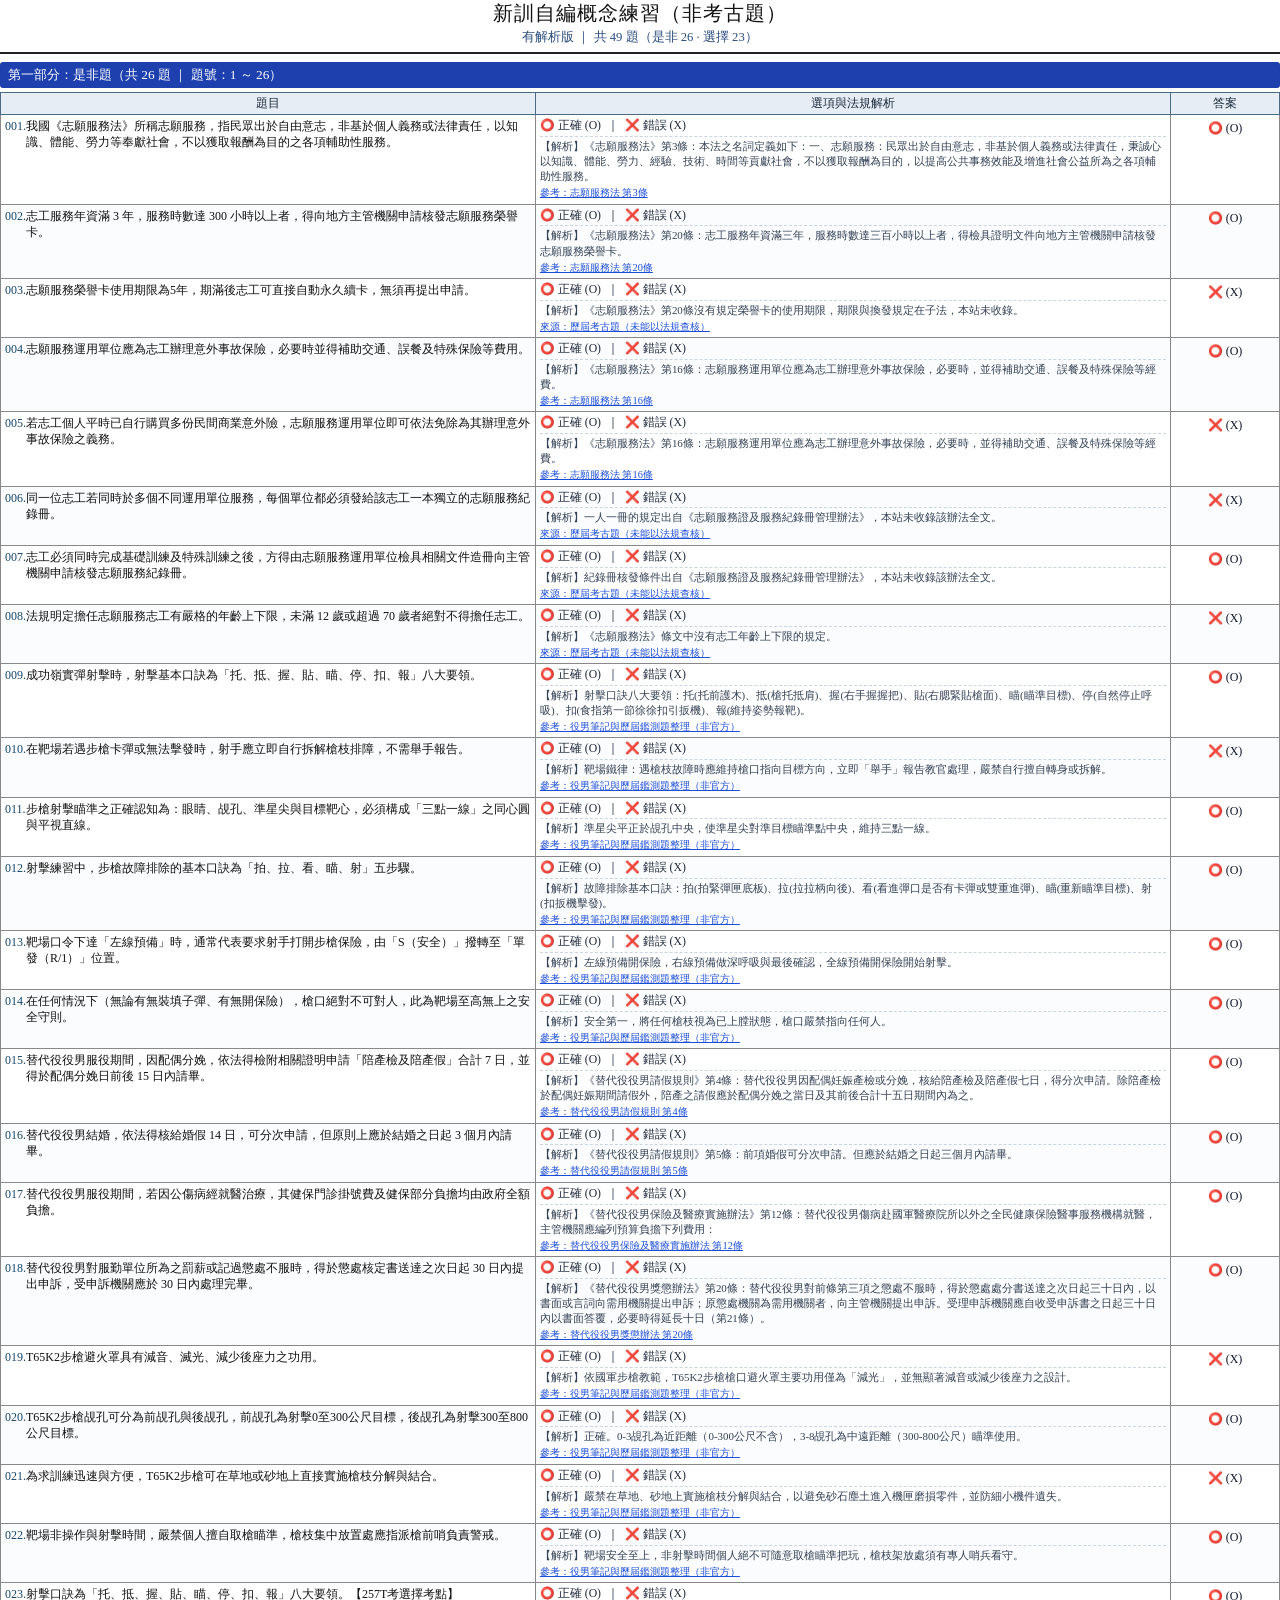
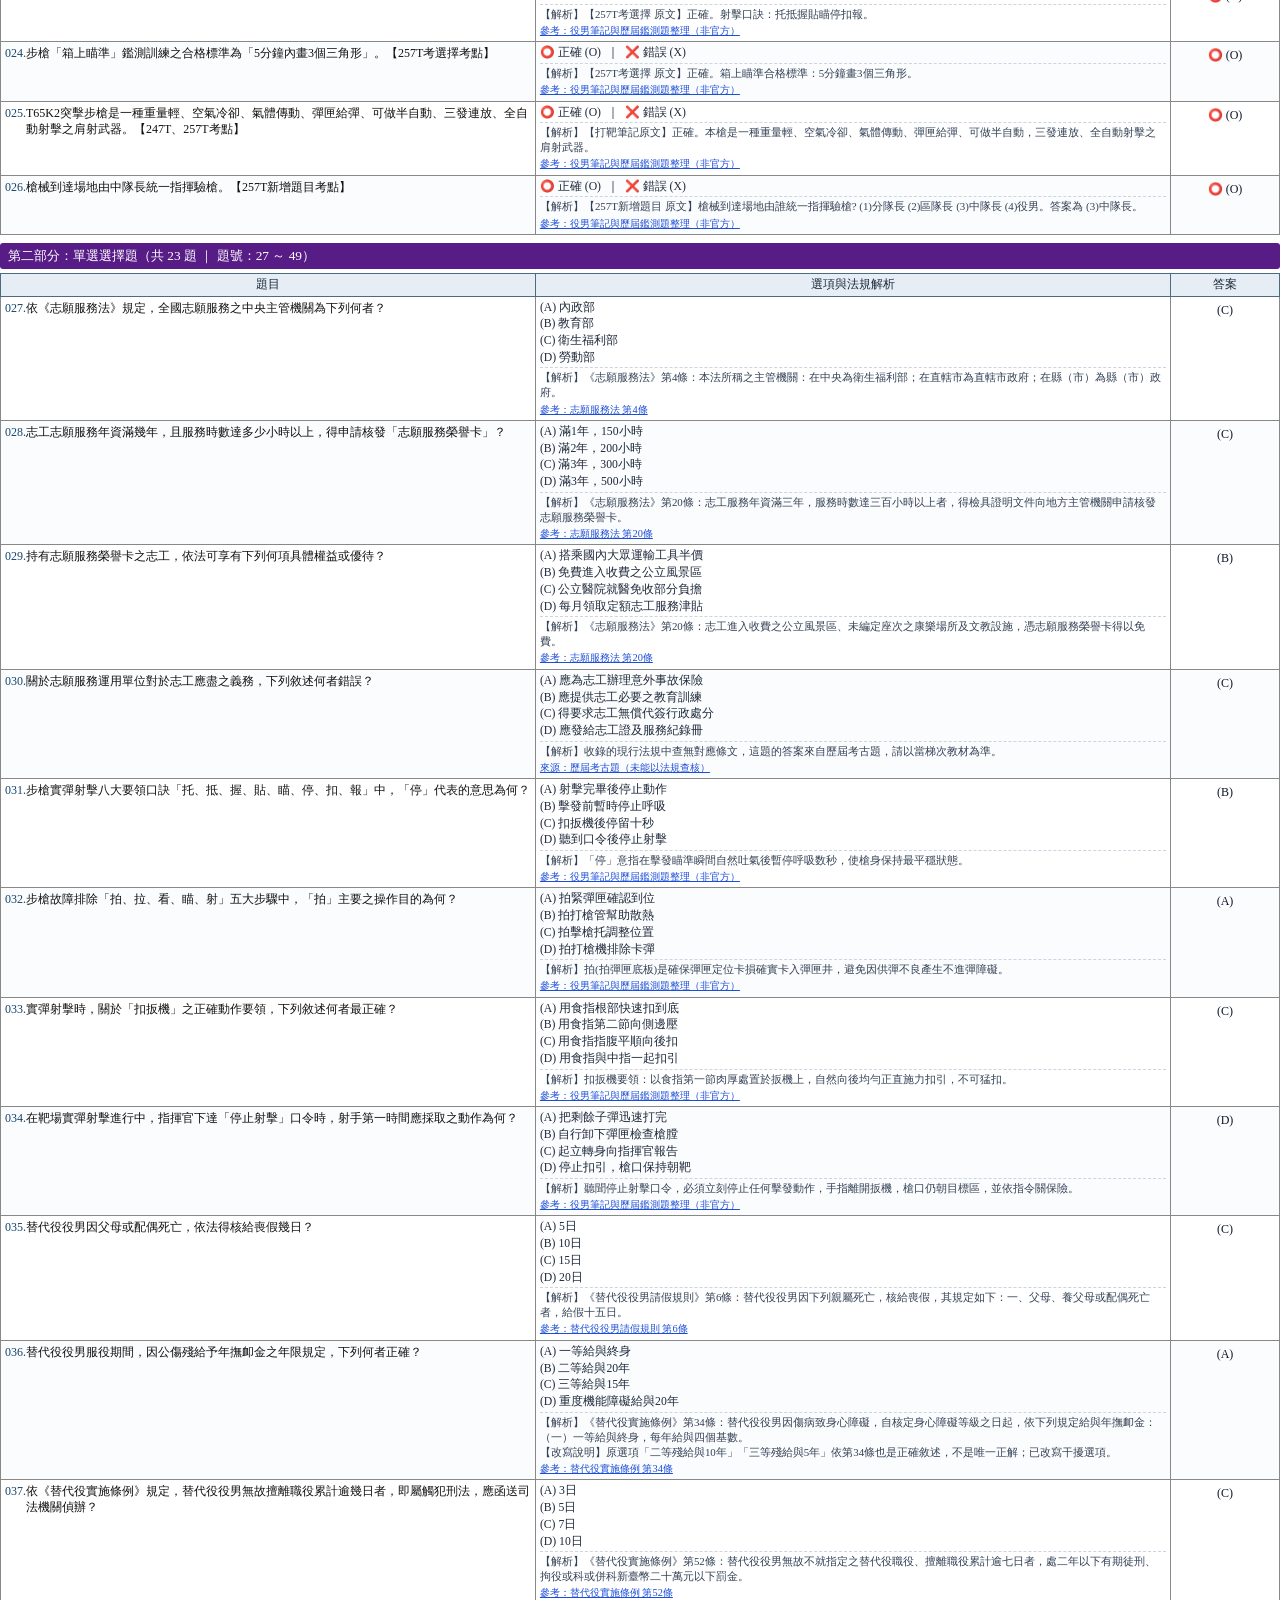
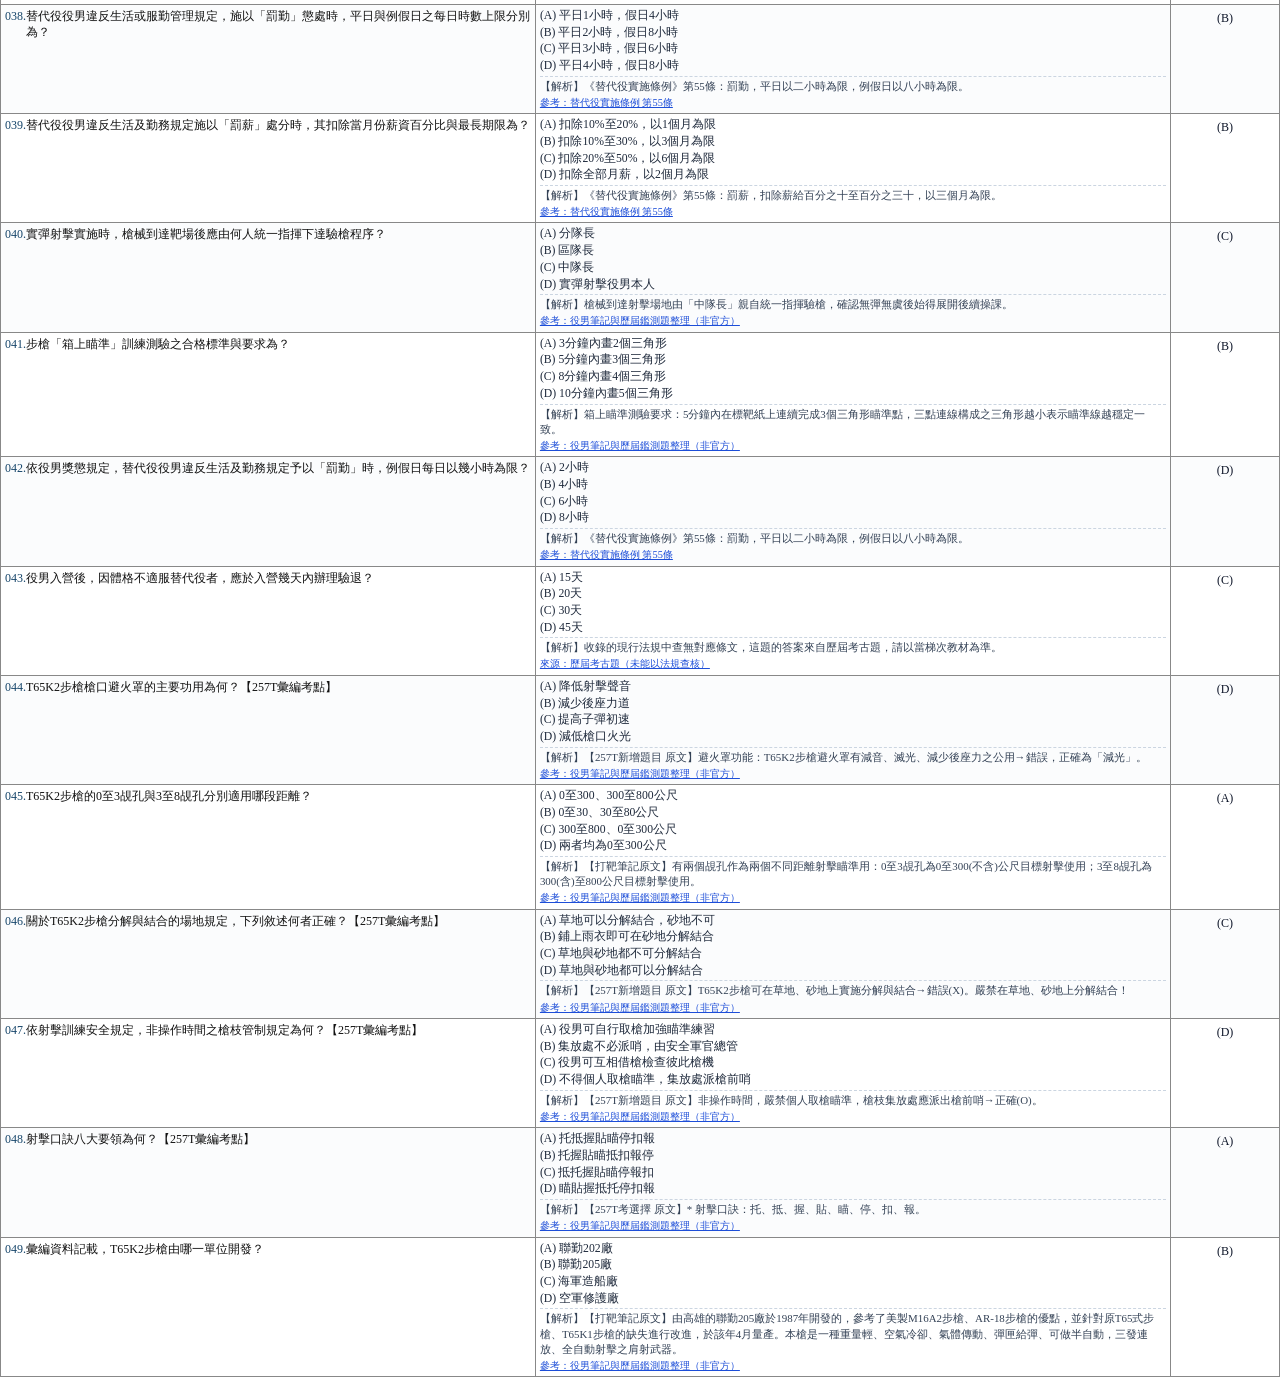
<file: pdf/questions_authored_biaukai.html>
<!DOCTYPE html>
<html lang="zh-TW">
<head>
<meta charset="utf-8">
<title>新訓自編概念練習（非考古題）</title>
<style>
  /* 標楷體沒有粗體字重，合成粗體會被輸出成 Type3 字型而讓 PDF 膨脹 */
  strong, b, th { font-weight: normal; }
  @page {
    size: A4 portrait;
    margin: 8mm 8mm 10mm 8mm;
    @bottom-right {
      content: "第 " counter(page) " 頁，共 " counter(pages) " 頁";
      font-family: "DFKai-SB", "標楷體", "BiauKai", "KaiTi", serif;
      font-size: 8pt;
      color: #555;
    }
    @bottom-left {
      content: "新訓自編概念練習 ｜ 非考古題";
      font-family: "DFKai-SB", "標楷體", "BiauKai", "KaiTi", serif;
      font-size: 8pt;
      color: #555;
    }
  }

  body {
    font-family: "DFKai-SB", "標楷體", "BiauKai", "KaiTi", "Times New Roman", serif;
    font-size: 9.3pt;
    line-height: 1.34;
    color: #111;
    margin: 0;
    padding: 0;
  }

  /* Document Header */
  .doc-header {
    text-align: center;
    border-bottom: 2px solid #222;
    padding-bottom: 4px;
    margin-bottom: 6px;
  }
  .doc-title {
    font-size: 15pt;
    font-weight: normal;
    letter-spacing: 1px;
    margin: 0 0 2px 0;
  }
  .doc-subtitle {
    font-size: 9.5pt;
    font-weight: normal;
    color: #2b4c7e;
    margin: 0 0 2px 0;
  }
  .doc-meta {
    font-size: 8pt;
    color: #444;
  }

  /* Section Banners */
  .section-banner {
    font-size: 10pt;
    font-weight: normal;
    padding: 4px 8px;
    margin-top: 8px;
    margin-bottom: 4px;
    border-radius: 3px;
    page-break-after: avoid;
    break-after: avoid;
  }
  .tf-banner {
    background-color: #1e40af;
    color: #ffffff;
  }
  .mc-banner {
    background-color: #581c87;
    color: #ffffff;
  }

  /* Table Style */
  table {
    width: 100%;
    border-collapse: collapse;
    table-layout: fixed;
    page-break-inside: auto;
    margin-bottom: 8px;
  }
  thead {
    display: table-header-group;
  }
  tr {
    page-break-inside: avoid;
    page-break-after: auto;
  }
  th {
    background-color: #e6edf5;
    color: #1a2a3a;
    border: 1px solid #4a6b82;
    padding: 3px 4px;
    font-size: 8.8pt;
    font-weight: normal;
    text-align: center;
  }
  td {
    border: 1px solid #888;
    padding: 3px 4px;
    vertical-align: top;
    font-size: 9pt;
    word-break: break-word;
  }
  tr:nth-child(even) {
    background-color: #fbfcfd;
  }

  /* 題號與題幹共用一欄；解析獲得較多橫向空間，減少換行。 */
  .col-q { width: 42%; }
  .col-opt { width: 50%; }
  .col-ans { width: 8%; }
  .qprompt { display: grid; grid-template-columns: max-content minmax(0,1fr); }
  .qnum { color: #17466b; white-space: nowrap; }
  .qtext { min-width: 0; overflow-wrap: anywhere; }

  .text-center { text-align: center; }

  /* Badges & Tags */
  .badge {
    display: inline-block;
    padding: 0 3px;
    border-radius: 2px;
    font-size: 7.8pt;
    font-weight: normal;
    margin-right: 2px;
    vertical-align: baseline;
    line-height: 1.25;
  }
  .badge-tf { background-color: #dbeafe; color: #1e40af; border: 1px solid #93c5fd; }
  .badge-mc { background-color: #f3e8ff; color: #6b21a8; border: 1px solid #d8b4fe; }
  .badge-exam {
    background-color: #fef3c7;
    color: #92400e;
    border: 1px solid #fcd34d;
    font-size: 7.2pt;
    font-weight: normal;
  }

  /* Options list (clean neutral text color, NO green spoilers) */
  .opt-list { font-size: 8.8pt; line-height: 1.34; margin-bottom: 1px; }
  .opt-item { margin-bottom: 1px; color: #1e293b; }
  .tf-line {
    font-size: 8.8pt;
    margin-bottom: 1px;
    color: #1e293b;
  }

  /* Legal explanation & compact source citation */
  .expl-box {
    font-size: 8.2pt;
    color: #334155;
    line-height: 1.38;
    border-top: 1px dashed #cbd5e1;
    padding-top: 2px;
    margin-top: 2px;
  }
  .source-sub {
    font-size: 7.8pt;
    margin-top: 2px;
    color: #2563eb;
  }
  .source-link {
    font-size: 7.8pt;
    color: #1d4ed8;
    text-decoration: underline;
    line-height: 1.2;
    word-break: break-all;
  }

  /* Rightmost Answer Column (easy to cover with a bookmark/ruler) */
  .ans-cell {
    font-size: 9pt;
    font-weight: normal;
    color: #0f172a;
    padding-top: 2px;
  }
</style>
</head>
<body>

  <!-- Header -->
  <div class="doc-header">
    <div class="doc-title">新訓自編概念練習（非考古題）</div>
    <div class="doc-subtitle">有解析版 ｜ 共 49 題（是非 26 · 選擇 23）</div>
  </div>

  <!-- Part 1: True / False -->
  <div class="section-banner tf-banner">第一部分：是非題（共 26 題 ｜ 題號：1 ～ 26）</div>
  <table>

    <thead>
      <tr>
        <th class="col-q">題目</th>
        <th class="col-opt">選項與法規解析</th>
        <th class="col-ans">答案</th>
      </tr>
    </thead>

    <tbody>

        <tr data-qid="TF-124">
          <td class="col-q"><div class="qprompt"><span class="qnum">001.</span><span class="qtext">我國《志願服務法》所稱志願服務，指民眾出於自由意志，非基於個人義務或法律責任，以知識、體能、勞力等奉獻社會，不以獲取報酬為目的之各項輔助性服務。</span></div></td>
          <td class="col-opt"><div class="tf-line">⭕ 正確 (O) &nbsp;｜&nbsp; ❌ 錯誤 (X)</div><div class="expl-box"><strong>【解析】</strong>《志願服務法》第3條：本法之名詞定義如下：一、志願服務：民眾出於自由意志，非基於個人義務或法律責任，秉誠心以知識、體能、勞力、經驗、技術、時間等貢獻社會，不以獲取報酬為目的，以提高公共事務效能及增進社會公益所為之各項輔助性服務。<div class="source-sub"><a href="https://law.moj.gov.tw/LawClass/LawSingle.aspx?pcode=D0050131&flno=3" target="_blank" class="source-link">參考：志願服務法 第3條</a></div></div></td>
          <td class="col-ans text-center"><div class="ans-cell"><strong>⭕ (O)</strong></div></td>
        </tr>

        <tr data-qid="TF-125">
          <td class="col-q"><div class="qprompt"><span class="qnum">002.</span><span class="qtext">志工服務年資滿 3 年，服務時數達 300 小時以上者，得向地方主管機關申請核發志願服務榮譽卡。</span></div></td>
          <td class="col-opt"><div class="tf-line">⭕ 正確 (O) &nbsp;｜&nbsp; ❌ 錯誤 (X)</div><div class="expl-box"><strong>【解析】</strong>《志願服務法》第20條：志工服務年資滿三年，服務時數達三百小時以上者，得檢具證明文件向地方主管機關申請核發志願服務榮譽卡。<div class="source-sub"><a href="https://law.moj.gov.tw/LawClass/LawSingle.aspx?pcode=D0050131&flno=20" target="_blank" class="source-link">參考：志願服務法 第20條</a></div></div></td>
          <td class="col-ans text-center"><div class="ans-cell"><strong>⭕ (O)</strong></div></td>
        </tr>

        <tr data-qid="TF-126">
          <td class="col-q"><div class="qprompt"><span class="qnum">003.</span><span class="qtext">志願服務榮譽卡使用期限為5年，期滿後志工可直接自動永久續卡，無須再提出申請。</span></div></td>
          <td class="col-opt"><div class="tf-line">⭕ 正確 (O) &nbsp;｜&nbsp; ❌ 錯誤 (X)</div><div class="expl-box"><strong>【解析】</strong>《志願服務法》第20條沒有規定榮譽卡的使用期限，期限與換發規定在子法，本站未收錄。<div class="source-sub"><span class="source-link">來源：歷屆考古題（未能以法規查核）</span></div></div></td>
          <td class="col-ans text-center"><div class="ans-cell"><strong>❌ (X)</strong></div></td>
        </tr>

        <tr data-qid="TF-127">
          <td class="col-q"><div class="qprompt"><span class="qnum">004.</span><span class="qtext">志願服務運用單位應為志工辦理意外事故保險，必要時並得補助交通、誤餐及特殊保險等費用。</span></div></td>
          <td class="col-opt"><div class="tf-line">⭕ 正確 (O) &nbsp;｜&nbsp; ❌ 錯誤 (X)</div><div class="expl-box"><strong>【解析】</strong>《志願服務法》第16條：志願服務運用單位應為志工辦理意外事故保險，必要時，並得補助交通、誤餐及特殊保險等經費。<div class="source-sub"><a href="https://law.moj.gov.tw/LawClass/LawSingle.aspx?pcode=D0050131&flno=16" target="_blank" class="source-link">參考：志願服務法 第16條</a></div></div></td>
          <td class="col-ans text-center"><div class="ans-cell"><strong>⭕ (O)</strong></div></td>
        </tr>

        <tr data-qid="TF-128">
          <td class="col-q"><div class="qprompt"><span class="qnum">005.</span><span class="qtext">若志工個人平時已自行購買多份民間商業意外險，志願服務運用單位即可依法免除為其辦理意外事故保險之義務。</span></div></td>
          <td class="col-opt"><div class="tf-line">⭕ 正確 (O) &nbsp;｜&nbsp; ❌ 錯誤 (X)</div><div class="expl-box"><strong>【解析】</strong>《志願服務法》第16條：志願服務運用單位應為志工辦理意外事故保險，必要時，並得補助交通、誤餐及特殊保險等經費。<div class="source-sub"><a href="https://law.moj.gov.tw/LawClass/LawSingle.aspx?pcode=D0050131&flno=16" target="_blank" class="source-link">參考：志願服務法 第16條</a></div></div></td>
          <td class="col-ans text-center"><div class="ans-cell"><strong>❌ (X)</strong></div></td>
        </tr>

        <tr data-qid="TF-129">
          <td class="col-q"><div class="qprompt"><span class="qnum">006.</span><span class="qtext">同一位志工若同時於多個不同運用單位服務，每個單位都必須發給該志工一本獨立的志願服務紀錄冊。</span></div></td>
          <td class="col-opt"><div class="tf-line">⭕ 正確 (O) &nbsp;｜&nbsp; ❌ 錯誤 (X)</div><div class="expl-box"><strong>【解析】</strong>一人一冊的規定出自《志願服務證及服務紀錄冊管理辦法》，本站未收錄該辦法全文。<div class="source-sub"><span class="source-link">來源：歷屆考古題（未能以法規查核）</span></div></div></td>
          <td class="col-ans text-center"><div class="ans-cell"><strong>❌ (X)</strong></div></td>
        </tr>

        <tr data-qid="TF-130">
          <td class="col-q"><div class="qprompt"><span class="qnum">007.</span><span class="qtext">志工必須同時完成基礎訓練及特殊訓練之後，方得由志願服務運用單位檢具相關文件造冊向主管機關申請核發志願服務紀錄冊。</span></div></td>
          <td class="col-opt"><div class="tf-line">⭕ 正確 (O) &nbsp;｜&nbsp; ❌ 錯誤 (X)</div><div class="expl-box"><strong>【解析】</strong>紀錄冊核發條件出自《志願服務證及服務紀錄冊管理辦法》，本站未收錄該辦法全文。<div class="source-sub"><span class="source-link">來源：歷屆考古題（未能以法規查核）</span></div></div></td>
          <td class="col-ans text-center"><div class="ans-cell"><strong>⭕ (O)</strong></div></td>
        </tr>

        <tr data-qid="TF-131">
          <td class="col-q"><div class="qprompt"><span class="qnum">008.</span><span class="qtext">法規明定擔任志願服務志工有嚴格的年齡上下限，未滿 12 歲或超過 70 歲者絕對不得擔任志工。</span></div></td>
          <td class="col-opt"><div class="tf-line">⭕ 正確 (O) &nbsp;｜&nbsp; ❌ 錯誤 (X)</div><div class="expl-box"><strong>【解析】</strong>《志願服務法》條文中沒有志工年齡上下限的規定。<div class="source-sub"><span class="source-link">來源：歷屆考古題（未能以法規查核）</span></div></div></td>
          <td class="col-ans text-center"><div class="ans-cell"><strong>❌ (X)</strong></div></td>
        </tr>

        <tr data-qid="TF-132">
          <td class="col-q"><div class="qprompt"><span class="qnum">009.</span><span class="qtext">成功嶺實彈射擊時，射擊基本口訣為「托、抵、握、貼、瞄、停、扣、報」八大要領。</span></div></td>
          <td class="col-opt"><div class="tf-line">⭕ 正確 (O) &nbsp;｜&nbsp; ❌ 錯誤 (X)</div><div class="expl-box"><strong>【解析】</strong>射擊口訣八大要領：托(托前護木)、抵(槍托抵肩)、握(右手握握把)、貼(右腮緊貼槍面)、瞄(瞄準目標)、停(自然停止呼吸)、扣(食指第一節徐徐扣引扳機)、報(維持姿勢報靶)。<div class="source-sub"><a href="https://docs.google.com/document/d/1ZVoioIgaMONwXbe6INEmwd22QzGqVPz7/edit#heading=h.36ei31r" target="_blank" class="source-link">參考：役男筆記與歷屆鑑測題整理（非官方）</a></div></div></td>
          <td class="col-ans text-center"><div class="ans-cell"><strong>⭕ (O)</strong></div></td>
        </tr>

        <tr data-qid="TF-133">
          <td class="col-q"><div class="qprompt"><span class="qnum">010.</span><span class="qtext">在靶場若遇步槍卡彈或無法擊發時，射手應立即自行拆解槍枝排障，不需舉手報告。</span></div></td>
          <td class="col-opt"><div class="tf-line">⭕ 正確 (O) &nbsp;｜&nbsp; ❌ 錯誤 (X)</div><div class="expl-box"><strong>【解析】</strong>靶場鐵律：遇槍枝故障時應維持槍口指向目標方向，立即「舉手」報告教官處理，嚴禁自行擅自轉身或拆解。<div class="source-sub"><a href="https://docs.google.com/document/d/1ZVoioIgaMONwXbe6INEmwd22QzGqVPz7/edit#heading=h.36ei31r" target="_blank" class="source-link">參考：役男筆記與歷屆鑑測題整理（非官方）</a></div></div></td>
          <td class="col-ans text-center"><div class="ans-cell"><strong>❌ (X)</strong></div></td>
        </tr>

        <tr data-qid="TF-134">
          <td class="col-q"><div class="qprompt"><span class="qnum">011.</span><span class="qtext">步槍射擊瞄準之正確認知為：眼睛、覘孔、準星尖與目標靶心，必須構成「三點一線」之同心圓與平視直線。</span></div></td>
          <td class="col-opt"><div class="tf-line">⭕ 正確 (O) &nbsp;｜&nbsp; ❌ 錯誤 (X)</div><div class="expl-box"><strong>【解析】</strong>準星尖平正於覘孔中央，使準星尖對準目標瞄準點中央，維持三點一線。<div class="source-sub"><a href="https://docs.google.com/document/d/1ZVoioIgaMONwXbe6INEmwd22QzGqVPz7/edit#heading=h.36ei31r" target="_blank" class="source-link">參考：役男筆記與歷屆鑑測題整理（非官方）</a></div></div></td>
          <td class="col-ans text-center"><div class="ans-cell"><strong>⭕ (O)</strong></div></td>
        </tr>

        <tr data-qid="TF-135">
          <td class="col-q"><div class="qprompt"><span class="qnum">012.</span><span class="qtext">射擊練習中，步槍故障排除的基本口訣為「拍、拉、看、瞄、射」五步驟。</span></div></td>
          <td class="col-opt"><div class="tf-line">⭕ 正確 (O) &nbsp;｜&nbsp; ❌ 錯誤 (X)</div><div class="expl-box"><strong>【解析】</strong>故障排除基本口訣：拍(拍緊彈匣底板)、拉(拉拉柄向後)、看(看進彈口是否有卡彈或雙重進彈)、瞄(重新瞄準目標)、射(扣扳機擊發)。<div class="source-sub"><a href="https://docs.google.com/document/d/1ZVoioIgaMONwXbe6INEmwd22QzGqVPz7/edit#heading=h.36ei31r" target="_blank" class="source-link">參考：役男筆記與歷屆鑑測題整理（非官方）</a></div></div></td>
          <td class="col-ans text-center"><div class="ans-cell"><strong>⭕ (O)</strong></div></td>
        </tr>

        <tr data-qid="TF-136">
          <td class="col-q"><div class="qprompt"><span class="qnum">013.</span><span class="qtext">靶場口令下達「左線預備」時，通常代表要求射手打開步槍保險，由「S（安全）」撥轉至「單發（R/1）」位置。</span></div></td>
          <td class="col-opt"><div class="tf-line">⭕ 正確 (O) &nbsp;｜&nbsp; ❌ 錯誤 (X)</div><div class="expl-box"><strong>【解析】</strong>左線預備開保險，右線預備做深呼吸與最後確認，全線預備開保險開始射擊。<div class="source-sub"><a href="https://docs.google.com/document/d/1ZVoioIgaMONwXbe6INEmwd22QzGqVPz7/edit#heading=h.36ei31r" target="_blank" class="source-link">參考：役男筆記與歷屆鑑測題整理（非官方）</a></div></div></td>
          <td class="col-ans text-center"><div class="ans-cell"><strong>⭕ (O)</strong></div></td>
        </tr>

        <tr data-qid="TF-137">
          <td class="col-q"><div class="qprompt"><span class="qnum">014.</span><span class="qtext">在任何情況下（無論有無裝填子彈、有無開保險），槍口絕對不可對人，此為靶場至高無上之安全守則。</span></div></td>
          <td class="col-opt"><div class="tf-line">⭕ 正確 (O) &nbsp;｜&nbsp; ❌ 錯誤 (X)</div><div class="expl-box"><strong>【解析】</strong>安全第一，將任何槍枝視為已上膛狀態，槍口嚴禁指向任何人。<div class="source-sub"><a href="https://docs.google.com/document/d/1ZVoioIgaMONwXbe6INEmwd22QzGqVPz7/edit#heading=h.36ei31r" target="_blank" class="source-link">參考：役男筆記與歷屆鑑測題整理（非官方）</a></div></div></td>
          <td class="col-ans text-center"><div class="ans-cell"><strong>⭕ (O)</strong></div></td>
        </tr>

        <tr data-qid="TF-138">
          <td class="col-q"><div class="qprompt"><span class="qnum">015.</span><span class="qtext">替代役役男服役期間，因配偶分娩，依法得檢附相關證明申請「陪產檢及陪產假」合計 7 日，並得於配偶分娩日前後 15 日內請畢。</span></div></td>
          <td class="col-opt"><div class="tf-line">⭕ 正確 (O) &nbsp;｜&nbsp; ❌ 錯誤 (X)</div><div class="expl-box"><strong>【解析】</strong>《替代役役男請假規則》第4條：替代役役男因配偶妊娠產檢或分娩，核給陪產檢及陪產假七日，得分次申請。除陪產檢於配偶妊娠期間請假外，陪產之請假應於配偶分娩之當日及其前後合計十五日期間內為之。<div class="source-sub"><a href="https://law.moj.gov.tw/LawClass/LawSingle.aspx?pcode=D0040021&flno=4" target="_blank" class="source-link">參考：替代役役男請假規則 第4條</a></div></div></td>
          <td class="col-ans text-center"><div class="ans-cell"><strong>⭕ (O)</strong></div></td>
        </tr>

        <tr data-qid="TF-139">
          <td class="col-q"><div class="qprompt"><span class="qnum">016.</span><span class="qtext">替代役役男結婚，依法得核給婚假 14 日，可分次申請，但原則上應於結婚之日起 3 個月內請畢。</span></div></td>
          <td class="col-opt"><div class="tf-line">⭕ 正確 (O) &nbsp;｜&nbsp; ❌ 錯誤 (X)</div><div class="expl-box"><strong>【解析】</strong>《替代役役男請假規則》第5條：前項婚假可分次申請。但應於結婚之日起三個月內請畢。<div class="source-sub"><a href="https://law.moj.gov.tw/LawClass/LawSingle.aspx?pcode=D0040021&flno=5" target="_blank" class="source-link">參考：替代役役男請假規則 第5條</a></div></div></td>
          <td class="col-ans text-center"><div class="ans-cell"><strong>⭕ (O)</strong></div></td>
        </tr>

        <tr data-qid="TF-140">
          <td class="col-q"><div class="qprompt"><span class="qnum">017.</span><span class="qtext">替代役役男服役期間，若因公傷病經就醫治療，其健保門診掛號費及健保部分負擔均由政府全額負擔。</span></div></td>
          <td class="col-opt"><div class="tf-line">⭕ 正確 (O) &nbsp;｜&nbsp; ❌ 錯誤 (X)</div><div class="expl-box"><strong>【解析】</strong>《替代役役男保險及醫療實施辦法》第12條：替代役役男傷病赴國軍醫療院所以外之全民健康保險醫事服務機構就醫，主管機關應編列預算負擔下列費用：<div class="source-sub"><a href="https://law.moj.gov.tw/LawClass/LawSingle.aspx?pcode=D0040027&flno=12" target="_blank" class="source-link">參考：替代役役男保險及醫療實施辦法 第12條</a></div></div></td>
          <td class="col-ans text-center"><div class="ans-cell"><strong>⭕ (O)</strong></div></td>
        </tr>

        <tr data-qid="TF-141">
          <td class="col-q"><div class="qprompt"><span class="qnum">018.</span><span class="qtext">替代役役男對服勤單位所為之罰薪或記過懲處不服時，得於懲處核定書送達之次日起 30 日內提出申訴，受申訴機關應於 30 日內處理完畢。</span></div></td>
          <td class="col-opt"><div class="tf-line">⭕ 正確 (O) &nbsp;｜&nbsp; ❌ 錯誤 (X)</div><div class="expl-box"><strong>【解析】</strong>《替代役役男獎懲辦法》第20條：替代役役男對前條第三項之懲處不服時，得於懲處處分書送達之次日起三十日內，以書面或言詞向需用機關提出申訴；原懲處機關為需用機關者，向主管機關提出申訴。受理申訴機關應自收受申訴書之日起三十日內以書面答覆，必要時得延長十日（第21條）。<div class="source-sub"><a href="https://law.moj.gov.tw/LawClass/LawSingle.aspx?pcode=D0040028&flno=20" target="_blank" class="source-link">參考：替代役役男獎懲辦法 第20條</a></div></div></td>
          <td class="col-ans text-center"><div class="ans-cell"><strong>⭕ (O)</strong></div></td>
        </tr>

        <tr data-qid="TF-257-01">
          <td class="col-q"><div class="qprompt"><span class="qnum">019.</span><span class="qtext">T65K2步槍避火罩具有減音、滅光、減少後座力之功用。</span></div></td>
          <td class="col-opt"><div class="tf-line">⭕ 正確 (O) &nbsp;｜&nbsp; ❌ 錯誤 (X)</div><div class="expl-box"><strong>【解析】</strong>依國軍步槍教範，T65K2步槍槍口避火罩主要功用僅為「減光」，並無顯著減音或減少後座力之設計。<div class="source-sub"><a href="https://docs.google.com/document/d/1ZVoioIgaMONwXbe6INEmwd22QzGqVPz7/edit#heading=h.36ei31r" target="_blank" class="source-link">參考：役男筆記與歷屆鑑測題整理（非官方）</a></div></div></td>
          <td class="col-ans text-center"><div class="ans-cell"><strong>❌ (X)</strong></div></td>
        </tr>

        <tr data-qid="TF-257-02">
          <td class="col-q"><div class="qprompt"><span class="qnum">020.</span><span class="qtext">T65K2步槍覘孔可分為前覘孔與後覘孔，前覘孔為射擊0至300公尺目標，後覘孔為射擊300至800公尺目標。</span></div></td>
          <td class="col-opt"><div class="tf-line">⭕ 正確 (O) &nbsp;｜&nbsp; ❌ 錯誤 (X)</div><div class="expl-box"><strong>【解析】</strong>正確。0-3覘孔為近距離（0-300公尺不含），3-8覘孔為中遠距離（300-800公尺）瞄準使用。<div class="source-sub"><a href="https://docs.google.com/document/d/1ZVoioIgaMONwXbe6INEmwd22QzGqVPz7/edit#heading=h.36ei31r" target="_blank" class="source-link">參考：役男筆記與歷屆鑑測題整理（非官方）</a></div></div></td>
          <td class="col-ans text-center"><div class="ans-cell"><strong>⭕ (O)</strong></div></td>
        </tr>

        <tr data-qid="TF-257-03">
          <td class="col-q"><div class="qprompt"><span class="qnum">021.</span><span class="qtext">為求訓練迅速與方便，T65K2步槍可在草地或砂地上直接實施槍枝分解與結合。</span></div></td>
          <td class="col-opt"><div class="tf-line">⭕ 正確 (O) &nbsp;｜&nbsp; ❌ 錯誤 (X)</div><div class="expl-box"><strong>【解析】</strong>嚴禁在草地、砂地上實施槍枝分解與結合，以避免砂石塵土進入機匣磨損零件，並防細小機件遺失。<div class="source-sub"><a href="https://docs.google.com/document/d/1ZVoioIgaMONwXbe6INEmwd22QzGqVPz7/edit#heading=h.36ei31r" target="_blank" class="source-link">參考：役男筆記與歷屆鑑測題整理（非官方）</a></div></div></td>
          <td class="col-ans text-center"><div class="ans-cell"><strong>❌ (X)</strong></div></td>
        </tr>

        <tr data-qid="TF-257-04">
          <td class="col-q"><div class="qprompt"><span class="qnum">022.</span><span class="qtext">靶場非操作與射擊時間，嚴禁個人擅自取槍瞄準，槍枝集中放置處應指派槍前哨負責警戒。</span></div></td>
          <td class="col-opt"><div class="tf-line">⭕ 正確 (O) &nbsp;｜&nbsp; ❌ 錯誤 (X)</div><div class="expl-box"><strong>【解析】</strong>靶場安全至上，非射擊時間個人絕不可隨意取槍瞄準把玩，槍枝架放處須有專人哨兵看守。<div class="source-sub"><a href="https://docs.google.com/document/d/1ZVoioIgaMONwXbe6INEmwd22QzGqVPz7/edit#heading=h.36ei31r" target="_blank" class="source-link">參考：役男筆記與歷屆鑑測題整理（非官方）</a></div></div></td>
          <td class="col-ans text-center"><div class="ans-cell"><strong>⭕ (O)</strong></div></td>
        </tr>

        <tr data-qid="TF-257-05">
          <td class="col-q"><div class="qprompt"><span class="qnum">023.</span><span class="qtext">射擊口訣為「托、抵、握、貼、瞄、停、扣、報」八大要領。【257T考選擇考點】</span></div></td>
          <td class="col-opt"><div class="tf-line">⭕ 正確 (O) &nbsp;｜&nbsp; ❌ 錯誤 (X)</div><div class="expl-box"><strong>【解析】</strong>【257T考選擇 原文】正確。射擊口訣：托抵握貼瞄停扣報。<div class="source-sub"><a href="https://docs.google.com/document/d/1ZVoioIgaMONwXbe6INEmwd22QzGqVPz7/edit#heading=h.36ei31r" target="_blank" class="source-link">參考：役男筆記與歷屆鑑測題整理（非官方）</a></div></div></td>
          <td class="col-ans text-center"><div class="ans-cell"><strong>⭕ (O)</strong></div></td>
        </tr>

        <tr data-qid="TF-257-06">
          <td class="col-q"><div class="qprompt"><span class="qnum">024.</span><span class="qtext">步槍「箱上瞄準」鑑測訓練之合格標準為「5分鐘內畫3個三角形」。【257T考選擇考點】</span></div></td>
          <td class="col-opt"><div class="tf-line">⭕ 正確 (O) &nbsp;｜&nbsp; ❌ 錯誤 (X)</div><div class="expl-box"><strong>【解析】</strong>【257T考選擇 原文】正確。箱上瞄準合格標準：5分鐘畫3個三角形。<div class="source-sub"><a href="https://docs.google.com/document/d/1ZVoioIgaMONwXbe6INEmwd22QzGqVPz7/edit#heading=h.36ei31r" target="_blank" class="source-link">參考：役男筆記與歷屆鑑測題整理（非官方）</a></div></div></td>
          <td class="col-ans text-center"><div class="ans-cell"><strong>⭕ (O)</strong></div></td>
        </tr>

        <tr data-qid="TF-257-07">
          <td class="col-q"><div class="qprompt"><span class="qnum">025.</span><span class="qtext">T65K2突擊步槍是一種重量輕、空氣冷卻、氣體傳動、彈匣給彈、可做半自動、三發連放、全自動射擊之肩射武器。【247T、257T考點】</span></div></td>
          <td class="col-opt"><div class="tf-line">⭕ 正確 (O) &nbsp;｜&nbsp; ❌ 錯誤 (X)</div><div class="expl-box"><strong>【解析】</strong>【打靶筆記原文】正確。本槍是一種重量輕、空氣冷卻、氣體傳動、彈匣給彈、可做半自動，三發連放、全自動射擊之肩射武器。<div class="source-sub"><a href="https://docs.google.com/document/d/1ZVoioIgaMONwXbe6INEmwd22QzGqVPz7/edit#heading=h.36ei31r" target="_blank" class="source-link">參考：役男筆記與歷屆鑑測題整理（非官方）</a></div></div></td>
          <td class="col-ans text-center"><div class="ans-cell"><strong>⭕ (O)</strong></div></td>
        </tr>

        <tr data-qid="TF-257-08">
          <td class="col-q"><div class="qprompt"><span class="qnum">026.</span><span class="qtext">槍械到達場地由中隊長統一指揮驗槍。【257T新增題目考點】</span></div></td>
          <td class="col-opt"><div class="tf-line">⭕ 正確 (O) &nbsp;｜&nbsp; ❌ 錯誤 (X)</div><div class="expl-box"><strong>【解析】</strong>【257T新增題目 原文】槍械到達場地由誰統一指揮驗槍? (1)分隊長 (2)區隊長 (3)中隊長 (4)役男。答案為 (3)中隊長。<div class="source-sub"><a href="https://docs.google.com/document/d/1ZVoioIgaMONwXbe6INEmwd22QzGqVPz7/edit#heading=h.36ei31r" target="_blank" class="source-link">參考：役男筆記與歷屆鑑測題整理（非官方）</a></div></div></td>
          <td class="col-ans text-center"><div class="ans-cell"><strong>⭕ (O)</strong></div></td>
        </tr>

    </tbody>
  </table>

  <!-- Part 2: Multiple Choice -->
  <div class="section-banner mc-banner">第二部分：單選選擇題（共 23 題 ｜ 題號：27 ～ 49）</div>
  <table>

    <thead>
      <tr>
        <th class="col-q">題目</th>
        <th class="col-opt">選項與法規解析</th>
        <th class="col-ans">答案</th>
      </tr>
    </thead>

    <tbody>

        <tr data-qid="MC-086">
          <td class="col-q"><div class="qprompt"><span class="qnum">027.</span><span class="qtext">依《志願服務法》規定，全國志願服務之中央主管機關為下列何者？</span></div></td>
          <td class="col-opt"><div class="opt-list"><div class="opt-item">(A) 內政部</div><div class="opt-item">(B) 教育部</div><div class="opt-item">(C) 衛生福利部</div><div class="opt-item">(D) 勞動部</div></div><div class="expl-box"><strong>【解析】</strong>《志願服務法》第4條：本法所稱之主管機關：在中央為衛生福利部；在直轄市為直轄市政府；在縣（市）為縣（市）政府。<div class="source-sub"><a href="https://law.moj.gov.tw/LawClass/LawSingle.aspx?pcode=D0050131&flno=4" target="_blank" class="source-link">參考：志願服務法 第4條</a></div></div></td>
          <td class="col-ans text-center"><div class="ans-cell"><strong>(C)</strong></div></td>
        </tr>

        <tr data-qid="MC-087">
          <td class="col-q"><div class="qprompt"><span class="qnum">028.</span><span class="qtext">志工志願服務年資滿幾年，且服務時數達多少小時以上，得申請核發「志願服務榮譽卡」？</span></div></td>
          <td class="col-opt"><div class="opt-list"><div class="opt-item">(A) 滿1年，150小時</div><div class="opt-item">(B) 滿2年，200小時</div><div class="opt-item">(C) 滿3年，300小時</div><div class="opt-item">(D) 滿3年，500小時</div></div><div class="expl-box"><strong>【解析】</strong>《志願服務法》第20條：志工服務年資滿三年，服務時數達三百小時以上者，得檢具證明文件向地方主管機關申請核發志願服務榮譽卡。<div class="source-sub"><a href="https://law.moj.gov.tw/LawClass/LawSingle.aspx?pcode=D0050131&flno=20" target="_blank" class="source-link">參考：志願服務法 第20條</a></div></div></td>
          <td class="col-ans text-center"><div class="ans-cell"><strong>(C)</strong></div></td>
        </tr>

        <tr data-qid="MC-088">
          <td class="col-q"><div class="qprompt"><span class="qnum">029.</span><span class="qtext">持有志願服務榮譽卡之志工，依法可享有下列何項具體權益或優待？</span></div></td>
          <td class="col-opt"><div class="opt-list"><div class="opt-item">(A) 搭乘國內大眾運輸工具半價</div><div class="opt-item">(B) 免費進入收費之公立風景區</div><div class="opt-item">(C) 公立醫院就醫免收部分負擔</div><div class="opt-item">(D) 每月領取定額志工服務津貼</div></div><div class="expl-box"><strong>【解析】</strong>《志願服務法》第20條：志工進入收費之公立風景區、未編定座次之康樂場所及文教設施，憑志願服務榮譽卡得以免費。<div class="source-sub"><a href="https://law.moj.gov.tw/LawClass/LawSingle.aspx?pcode=D0050131&flno=20" target="_blank" class="source-link">參考：志願服務法 第20條</a></div></div></td>
          <td class="col-ans text-center"><div class="ans-cell"><strong>(B)</strong></div></td>
        </tr>

        <tr data-qid="MC-089">
          <td class="col-q"><div class="qprompt"><span class="qnum">030.</span><span class="qtext">關於志願服務運用單位對於志工應盡之義務，下列敘述何者錯誤？</span></div></td>
          <td class="col-opt"><div class="opt-list"><div class="opt-item">(A) 應為志工辦理意外事故保險</div><div class="opt-item">(B) 應提供志工必要之教育訓練</div><div class="opt-item">(C) 得要求志工無償代簽行政處分</div><div class="opt-item">(D) 應發給志工證及服務紀錄冊</div></div><div class="expl-box"><strong>【解析】</strong>收錄的現行法規中查無對應條文，這題的答案來自歷屆考古題，請以當梯次教材為準。<div class="source-sub"><span class="source-link">來源：歷屆考古題（未能以法規查核）</span></div></div></td>
          <td class="col-ans text-center"><div class="ans-cell"><strong>(C)</strong></div></td>
        </tr>

        <tr data-qid="MC-090">
          <td class="col-q"><div class="qprompt"><span class="qnum">031.</span><span class="qtext">步槍實彈射擊八大要領口訣「托、抵、握、貼、瞄、停、扣、報」中，「停」代表的意思為何？</span></div></td>
          <td class="col-opt"><div class="opt-list"><div class="opt-item">(A) 射擊完畢後停止動作</div><div class="opt-item">(B) 擊發前暫時停止呼吸</div><div class="opt-item">(C) 扣扳機後停留十秒</div><div class="opt-item">(D) 聽到口令後停止射擊</div></div><div class="expl-box"><strong>【解析】</strong>「停」意指在擊發瞄準瞬間自然吐氣後暫停呼吸数秒，使槍身保持最平穩狀態。<div class="source-sub"><a href="https://docs.google.com/document/d/1ZVoioIgaMONwXbe6INEmwd22QzGqVPz7/edit#heading=h.36ei31r" target="_blank" class="source-link">參考：役男筆記與歷屆鑑測題整理（非官方）</a></div></div></td>
          <td class="col-ans text-center"><div class="ans-cell"><strong>(B)</strong></div></td>
        </tr>

        <tr data-qid="MC-091">
          <td class="col-q"><div class="qprompt"><span class="qnum">032.</span><span class="qtext">步槍故障排除「拍、拉、看、瞄、射」五大步驟中，「拍」主要之操作目的為何？</span></div></td>
          <td class="col-opt"><div class="opt-list"><div class="opt-item">(A) 拍緊彈匣確認到位</div><div class="opt-item">(B) 拍打槍管幫助散熱</div><div class="opt-item">(C) 拍擊槍托調整位置</div><div class="opt-item">(D) 拍打槍機排除卡彈</div></div><div class="expl-box"><strong>【解析】</strong>拍(拍彈匣底板)是確保彈匣定位卡損確實卡入彈匣井，避免因供彈不良產生不進彈障礙。<div class="source-sub"><a href="https://docs.google.com/document/d/1ZVoioIgaMONwXbe6INEmwd22QzGqVPz7/edit#heading=h.36ei31r" target="_blank" class="source-link">參考：役男筆記與歷屆鑑測題整理（非官方）</a></div></div></td>
          <td class="col-ans text-center"><div class="ans-cell"><strong>(A)</strong></div></td>
        </tr>

        <tr data-qid="MC-092">
          <td class="col-q"><div class="qprompt"><span class="qnum">033.</span><span class="qtext">實彈射擊時，關於「扣扳機」之正確動作要領，下列敘述何者最正確？</span></div></td>
          <td class="col-opt"><div class="opt-list"><div class="opt-item">(A) 用食指根部快速扣到底</div><div class="opt-item">(B) 用食指第二節向側邊壓</div><div class="opt-item">(C) 用食指指腹平順向後扣</div><div class="opt-item">(D) 用食指與中指一起扣引</div></div><div class="expl-box"><strong>【解析】</strong>扣扳機要領：以食指第一節肉厚處置於扳機上，自然向後均勻正直施力扣引，不可猛扣。<div class="source-sub"><a href="https://docs.google.com/document/d/1ZVoioIgaMONwXbe6INEmwd22QzGqVPz7/edit#heading=h.36ei31r" target="_blank" class="source-link">參考：役男筆記與歷屆鑑測題整理（非官方）</a></div></div></td>
          <td class="col-ans text-center"><div class="ans-cell"><strong>(C)</strong></div></td>
        </tr>

        <tr data-qid="MC-093">
          <td class="col-q"><div class="qprompt"><span class="qnum">034.</span><span class="qtext">在靶場實彈射擊進行中，指揮官下達「停止射擊」口令時，射手第一時間應採取之動作為何？</span></div></td>
          <td class="col-opt"><div class="opt-list"><div class="opt-item">(A) 把剩餘子彈迅速打完</div><div class="opt-item">(B) 自行卸下彈匣檢查槍膛</div><div class="opt-item">(C) 起立轉身向指揮官報告</div><div class="opt-item">(D) 停止扣引，槍口保持朝靶</div></div><div class="expl-box"><strong>【解析】</strong>聽聞停止射擊口令，必須立刻停止任何擊發動作，手指離開扳機，槍口仍朝目標區，並依指令關保險。<div class="source-sub"><a href="https://docs.google.com/document/d/1ZVoioIgaMONwXbe6INEmwd22QzGqVPz7/edit#heading=h.36ei31r" target="_blank" class="source-link">參考：役男筆記與歷屆鑑測題整理（非官方）</a></div></div></td>
          <td class="col-ans text-center"><div class="ans-cell"><strong>(D)</strong></div></td>
        </tr>

        <tr data-qid="MC-094">
          <td class="col-q"><div class="qprompt"><span class="qnum">035.</span><span class="qtext">替代役役男因父母或配偶死亡，依法得核給喪假幾日？</span></div></td>
          <td class="col-opt"><div class="opt-list"><div class="opt-item">(A) 5日</div><div class="opt-item">(B) 10日</div><div class="opt-item">(C) 15日</div><div class="opt-item">(D) 20日</div></div><div class="expl-box"><strong>【解析】</strong>《替代役役男請假規則》第6條：替代役役男因下列親屬死亡，核給喪假，其規定如下：一、父母、養父母或配偶死亡者，給假十五日。<div class="source-sub"><a href="https://law.moj.gov.tw/LawClass/LawSingle.aspx?pcode=D0040021&flno=6" target="_blank" class="source-link">參考：替代役役男請假規則 第6條</a></div></div></td>
          <td class="col-ans text-center"><div class="ans-cell"><strong>(C)</strong></div></td>
        </tr>

        <tr data-qid="MC-095">
          <td class="col-q"><div class="qprompt"><span class="qnum">036.</span><span class="qtext">替代役役男服役期間，因公傷殘給予年撫卹金之年限規定，下列何者正確？</span></div></td>
          <td class="col-opt"><div class="opt-list"><div class="opt-item">(A) 一等給與終身</div><div class="opt-item">(B) 二等給與20年</div><div class="opt-item">(C) 三等給與15年</div><div class="opt-item">(D) 重度機能障礙給與20年</div></div><div class="expl-box"><strong>【解析】</strong>《替代役實施條例》第34條：替代役役男因傷病致身心障礙，自核定身心障礙等級之日起，依下列規定給與年撫卹金：（一）一等給與終身，每年給與四個基數。<br><strong>【改寫說明】</strong>原選項「二等殘給與10年」「三等殘給與5年」依第34條也是正確敘述，不是唯一正解；已改寫干擾選項。<div class="source-sub"><a href="https://law.moj.gov.tw/LawClass/LawSingle.aspx?pcode=D0040017&flno=34" target="_blank" class="source-link">參考：替代役實施條例 第34條</a></div></div></td>
          <td class="col-ans text-center"><div class="ans-cell"><strong>(A)</strong></div></td>
        </tr>

        <tr data-qid="MC-096">
          <td class="col-q"><div class="qprompt"><span class="qnum">037.</span><span class="qtext">依《替代役實施條例》規定，替代役役男無故擅離職役累計逾幾日者，即屬觸犯刑法，應函送司法機關偵辦？</span></div></td>
          <td class="col-opt"><div class="opt-list"><div class="opt-item">(A) 3日</div><div class="opt-item">(B) 5日</div><div class="opt-item">(C) 7日</div><div class="opt-item">(D) 10日</div></div><div class="expl-box"><strong>【解析】</strong>《替代役實施條例》第52條：替代役役男無故不就指定之替代役職役、擅離職役累計逾七日者，處二年以下有期徒刑、拘役或科或併科新臺幣二十萬元以下罰金。<div class="source-sub"><a href="https://law.moj.gov.tw/LawClass/LawSingle.aspx?pcode=D0040017&flno=52" target="_blank" class="source-link">參考：替代役實施條例 第52條</a></div></div></td>
          <td class="col-ans text-center"><div class="ans-cell"><strong>(C)</strong></div></td>
        </tr>

        <tr data-qid="MC-097">
          <td class="col-q"><div class="qprompt"><span class="qnum">038.</span><span class="qtext">替代役役男違反生活或服勤管理規定，施以「罰勤」懲處時，平日與例假日之每日時數上限分別為？</span></div></td>
          <td class="col-opt"><div class="opt-list"><div class="opt-item">(A) 平日1小時，假日4小時</div><div class="opt-item">(B) 平日2小時，假日8小時</div><div class="opt-item">(C) 平日3小時，假日6小時</div><div class="opt-item">(D) 平日4小時，假日8小時</div></div><div class="expl-box"><strong>【解析】</strong>《替代役實施條例》第55條：罰勤，平日以二小時為限，例假日以八小時為限。<div class="source-sub"><a href="https://law.moj.gov.tw/LawClass/LawSingle.aspx?pcode=D0040017&flno=55" target="_blank" class="source-link">參考：替代役實施條例 第55條</a></div></div></td>
          <td class="col-ans text-center"><div class="ans-cell"><strong>(B)</strong></div></td>
        </tr>

        <tr data-qid="MC-098">
          <td class="col-q"><div class="qprompt"><span class="qnum">039.</span><span class="qtext">替代役役男違反生活及勤務規定施以「罰薪」處分時，其扣除當月份薪資百分比與最長期限為？</span></div></td>
          <td class="col-opt"><div class="opt-list"><div class="opt-item">(A) 扣除10%至20%，以1個月為限</div><div class="opt-item">(B) 扣除10%至30%，以3個月為限</div><div class="opt-item">(C) 扣除20%至50%，以6個月為限</div><div class="opt-item">(D) 扣除全部月薪，以2個月為限</div></div><div class="expl-box"><strong>【解析】</strong>《替代役實施條例》第55條：罰薪，扣除薪給百分之十至百分之三十，以三個月為限。<div class="source-sub"><a href="https://law.moj.gov.tw/LawClass/LawSingle.aspx?pcode=D0040017&flno=55" target="_blank" class="source-link">參考：替代役實施條例 第55條</a></div></div></td>
          <td class="col-ans text-center"><div class="ans-cell"><strong>(B)</strong></div></td>
        </tr>

        <tr data-qid="MC-257-01">
          <td class="col-q"><div class="qprompt"><span class="qnum">040.</span><span class="qtext">實彈射擊實施時，槍械到達靶場後應由何人統一指揮下達驗槍程序？</span></div></td>
          <td class="col-opt"><div class="opt-list"><div class="opt-item">(A) 分隊長</div><div class="opt-item">(B) 區隊長</div><div class="opt-item">(C) 中隊長</div><div class="opt-item">(D) 實彈射擊役男本人</div></div><div class="expl-box"><strong>【解析】</strong>槍械到達射擊場地由「中隊長」親自統一指揮驗槍，確認無彈無虞後始得展開後續操課。<div class="source-sub"><a href="https://docs.google.com/document/d/1ZVoioIgaMONwXbe6INEmwd22QzGqVPz7/edit#heading=h.36ei31r" target="_blank" class="source-link">參考：役男筆記與歷屆鑑測題整理（非官方）</a></div></div></td>
          <td class="col-ans text-center"><div class="ans-cell"><strong>(C)</strong></div></td>
        </tr>

        <tr data-qid="MC-257-02">
          <td class="col-q"><div class="qprompt"><span class="qnum">041.</span><span class="qtext">步槍「箱上瞄準」訓練測驗之合格標準與要求為？</span></div></td>
          <td class="col-opt"><div class="opt-list"><div class="opt-item">(A) 3分鐘內畫2個三角形</div><div class="opt-item">(B) 5分鐘內畫3個三角形</div><div class="opt-item">(C) 8分鐘內畫4個三角形</div><div class="opt-item">(D) 10分鐘內畫5個三角形</div></div><div class="expl-box"><strong>【解析】</strong>箱上瞄準測驗要求：5分鐘內在標靶紙上連續完成3個三角形瞄準點，三點連線構成之三角形越小表示瞄準線越穩定一致。<div class="source-sub"><a href="https://docs.google.com/document/d/1ZVoioIgaMONwXbe6INEmwd22QzGqVPz7/edit#heading=h.36ei31r" target="_blank" class="source-link">參考：役男筆記與歷屆鑑測題整理（非官方）</a></div></div></td>
          <td class="col-ans text-center"><div class="ans-cell"><strong>(B)</strong></div></td>
        </tr>

        <tr data-qid="MC-257-04">
          <td class="col-q"><div class="qprompt"><span class="qnum">042.</span><span class="qtext">依役男獎懲規定，替代役役男違反生活及勤務規定予以「罰勤」時，例假日每日以幾小時為限？</span></div></td>
          <td class="col-opt"><div class="opt-list"><div class="opt-item">(A) 2小時</div><div class="opt-item">(B) 4小時</div><div class="opt-item">(C) 6小時</div><div class="opt-item">(D) 8小時</div></div><div class="expl-box"><strong>【解析】</strong>《替代役實施條例》第55條：罰勤，平日以二小時為限，例假日以八小時為限。<div class="source-sub"><a href="https://law.moj.gov.tw/LawClass/LawSingle.aspx?pcode=D0040017&flno=55" target="_blank" class="source-link">參考：替代役實施條例 第55條</a></div></div></td>
          <td class="col-ans text-center"><div class="ans-cell"><strong>(D)</strong></div></td>
        </tr>

        <tr data-qid="MC-257-05">
          <td class="col-q"><div class="qprompt"><span class="qnum">043.</span><span class="qtext">役男入營後，因體格不適服替代役者，應於入營幾天內辦理驗退？</span></div></td>
          <td class="col-opt"><div class="opt-list"><div class="opt-item">(A) 15天</div><div class="opt-item">(B) 20天</div><div class="opt-item">(C) 30天</div><div class="opt-item">(D) 45天</div></div><div class="expl-box"><strong>【解析】</strong>收錄的現行法規中查無對應條文，這題的答案來自歷屆考古題，請以當梯次教材為準。<div class="source-sub"><span class="source-link">來源：歷屆考古題（未能以法規查核）</span></div></div></td>
          <td class="col-ans text-center"><div class="ans-cell"><strong>(C)</strong></div></td>
        </tr>

        <tr data-qid="MC-257-06">
          <td class="col-q"><div class="qprompt"><span class="qnum">044.</span><span class="qtext">T65K2步槍槍口避火罩的主要功用為何？【257T彙編考點】</span></div></td>
          <td class="col-opt"><div class="opt-list"><div class="opt-item">(A) 降低射擊聲音</div><div class="opt-item">(B) 減少後座力道</div><div class="opt-item">(C) 提高子彈初速</div><div class="opt-item">(D) 減低槍口火光</div></div><div class="expl-box"><strong>【解析】</strong>【257T新增題目 原文】避火罩功能：T65K2步槍避火罩有減音、滅光、減少後座力之公用→錯誤，正確為「減光」。<div class="source-sub"><a href="https://docs.google.com/document/d/1ZVoioIgaMONwXbe6INEmwd22QzGqVPz7/edit#heading=h.36ei31r" target="_blank" class="source-link">參考：役男筆記與歷屆鑑測題整理（非官方）</a></div></div></td>
          <td class="col-ans text-center"><div class="ans-cell"><strong>(D)</strong></div></td>
        </tr>

        <tr data-qid="MC-257-07">
          <td class="col-q"><div class="qprompt"><span class="qnum">045.</span><span class="qtext">T65K2步槍的0至3覘孔與3至8覘孔分別適用哪段距離？</span></div></td>
          <td class="col-opt"><div class="opt-list"><div class="opt-item">(A) 0至300、300至800公尺</div><div class="opt-item">(B) 0至30、30至80公尺</div><div class="opt-item">(C) 300至800、0至300公尺</div><div class="opt-item">(D) 兩者均為0至300公尺</div></div><div class="expl-box"><strong>【解析】</strong>【打靶筆記原文】有兩個覘孔作為兩個不同距離射擊瞄準用：0至3覘孔為0至300(不含)公尺目標射擊使用；3至8覘孔為300(含)至800公尺目標射擊使用。<div class="source-sub"><a href="https://docs.google.com/document/d/1ZVoioIgaMONwXbe6INEmwd22QzGqVPz7/edit#heading=h.36ei31r" target="_blank" class="source-link">參考：役男筆記與歷屆鑑測題整理（非官方）</a></div></div></td>
          <td class="col-ans text-center"><div class="ans-cell"><strong>(A)</strong></div></td>
        </tr>

        <tr data-qid="MC-257-08">
          <td class="col-q"><div class="qprompt"><span class="qnum">046.</span><span class="qtext">關於T65K2步槍分解與結合的場地規定，下列敘述何者正確？【257T彙編考點】</span></div></td>
          <td class="col-opt"><div class="opt-list"><div class="opt-item">(A) 草地可以分解結合，砂地不可</div><div class="opt-item">(B) 鋪上雨衣即可在砂地分解結合</div><div class="opt-item">(C) 草地與砂地都不可分解結合</div><div class="opt-item">(D) 草地與砂地都可以分解結合</div></div><div class="expl-box"><strong>【解析】</strong>【257T新增題目 原文】T65K2步槍可在草地、砂地上實施分解與結合→錯誤(X)。嚴禁在草地、砂地上分解結合！<div class="source-sub"><a href="https://docs.google.com/document/d/1ZVoioIgaMONwXbe6INEmwd22QzGqVPz7/edit#heading=h.36ei31r" target="_blank" class="source-link">參考：役男筆記與歷屆鑑測題整理（非官方）</a></div></div></td>
          <td class="col-ans text-center"><div class="ans-cell"><strong>(C)</strong></div></td>
        </tr>

        <tr data-qid="MC-257-09">
          <td class="col-q"><div class="qprompt"><span class="qnum">047.</span><span class="qtext">依射擊訓練安全規定，非操作時間之槍枝管制規定為何？【257T彙編考點】</span></div></td>
          <td class="col-opt"><div class="opt-list"><div class="opt-item">(A) 役男可自行取槍加強瞄準練習</div><div class="opt-item">(B) 集放處不必派哨，由安全軍官總管</div><div class="opt-item">(C) 役男可互相借槍檢查彼此槍機</div><div class="opt-item">(D) 不得個人取槍瞄準，集放處派槍前哨</div></div><div class="expl-box"><strong>【解析】</strong>【257T新增題目 原文】非操作時間，嚴禁個人取槍瞄準，槍枝集放處應派出槍前哨→正確(O)。<div class="source-sub"><a href="https://docs.google.com/document/d/1ZVoioIgaMONwXbe6INEmwd22QzGqVPz7/edit#heading=h.36ei31r" target="_blank" class="source-link">參考：役男筆記與歷屆鑑測題整理（非官方）</a></div></div></td>
          <td class="col-ans text-center"><div class="ans-cell"><strong>(D)</strong></div></td>
        </tr>

        <tr data-qid="MC-257-10">
          <td class="col-q"><div class="qprompt"><span class="qnum">048.</span><span class="qtext">射擊口訣八大要領為何？【257T彙編考點】</span></div></td>
          <td class="col-opt"><div class="opt-list"><div class="opt-item">(A) 托抵握貼瞄停扣報</div><div class="opt-item">(B) 托握貼瞄抵扣報停</div><div class="opt-item">(C) 抵托握貼瞄停報扣</div><div class="opt-item">(D) 瞄貼握抵托停扣報</div></div><div class="expl-box"><strong>【解析】</strong>【257T考選擇 原文】* 射擊口訣：托、抵、握、貼、瞄、停、扣、報。<div class="source-sub"><a href="https://docs.google.com/document/d/1ZVoioIgaMONwXbe6INEmwd22QzGqVPz7/edit#heading=h.36ei31r" target="_blank" class="source-link">參考：役男筆記與歷屆鑑測題整理（非官方）</a></div></div></td>
          <td class="col-ans text-center"><div class="ans-cell"><strong>(A)</strong></div></td>
        </tr>

        <tr data-qid="MC-257-11">
          <td class="col-q"><div class="qprompt"><span class="qnum">049.</span><span class="qtext">彙編資料記載，T65K2步槍由哪一單位開發？</span></div></td>
          <td class="col-opt"><div class="opt-list"><div class="opt-item">(A) 聯勤202廠</div><div class="opt-item">(B) 聯勤205廠</div><div class="opt-item">(C) 海軍造船廠</div><div class="opt-item">(D) 空軍修護廠</div></div><div class="expl-box"><strong>【解析】</strong>【打靶筆記原文】由高雄的聯勤205廠於1987年開發的，參考了美製M16A2步槍、AR-18步槍的優點，並針對原T65式步槍、T65K1步槍的缺失進行改進，於該年4月量產。本槍是一種重量輕、空氣冷卻、氣體傳動、彈匣給彈、可做半自動，三發連放、全自動射擊之肩射武器。<div class="source-sub"><a href="https://docs.google.com/document/d/1ZVoioIgaMONwXbe6INEmwd22QzGqVPz7/edit#heading=h.36ei31r" target="_blank" class="source-link">參考：役男筆記與歷屆鑑測題整理（非官方）</a></div></div></td>
          <td class="col-ans text-center"><div class="ans-cell"><strong>(B)</strong></div></td>
        </tr>

    </tbody>
  </table>

</body>
</html>
</file>
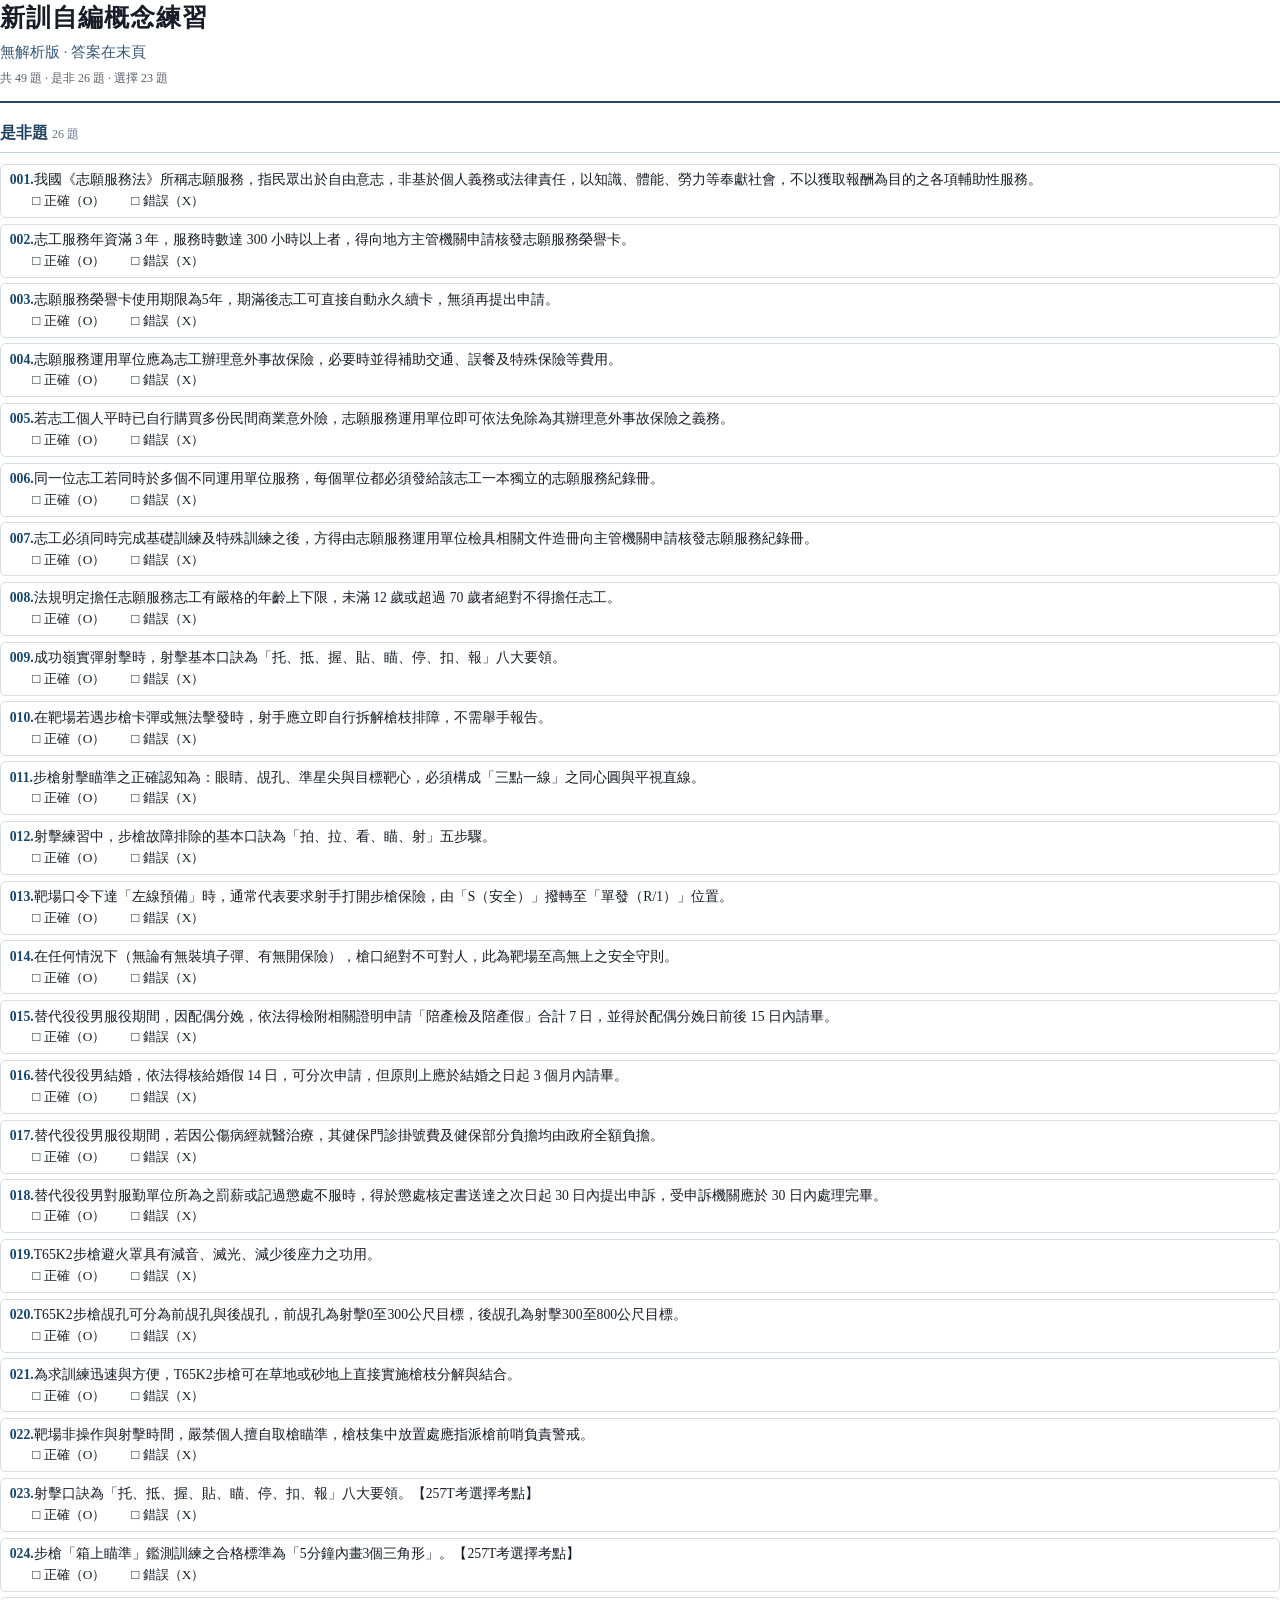
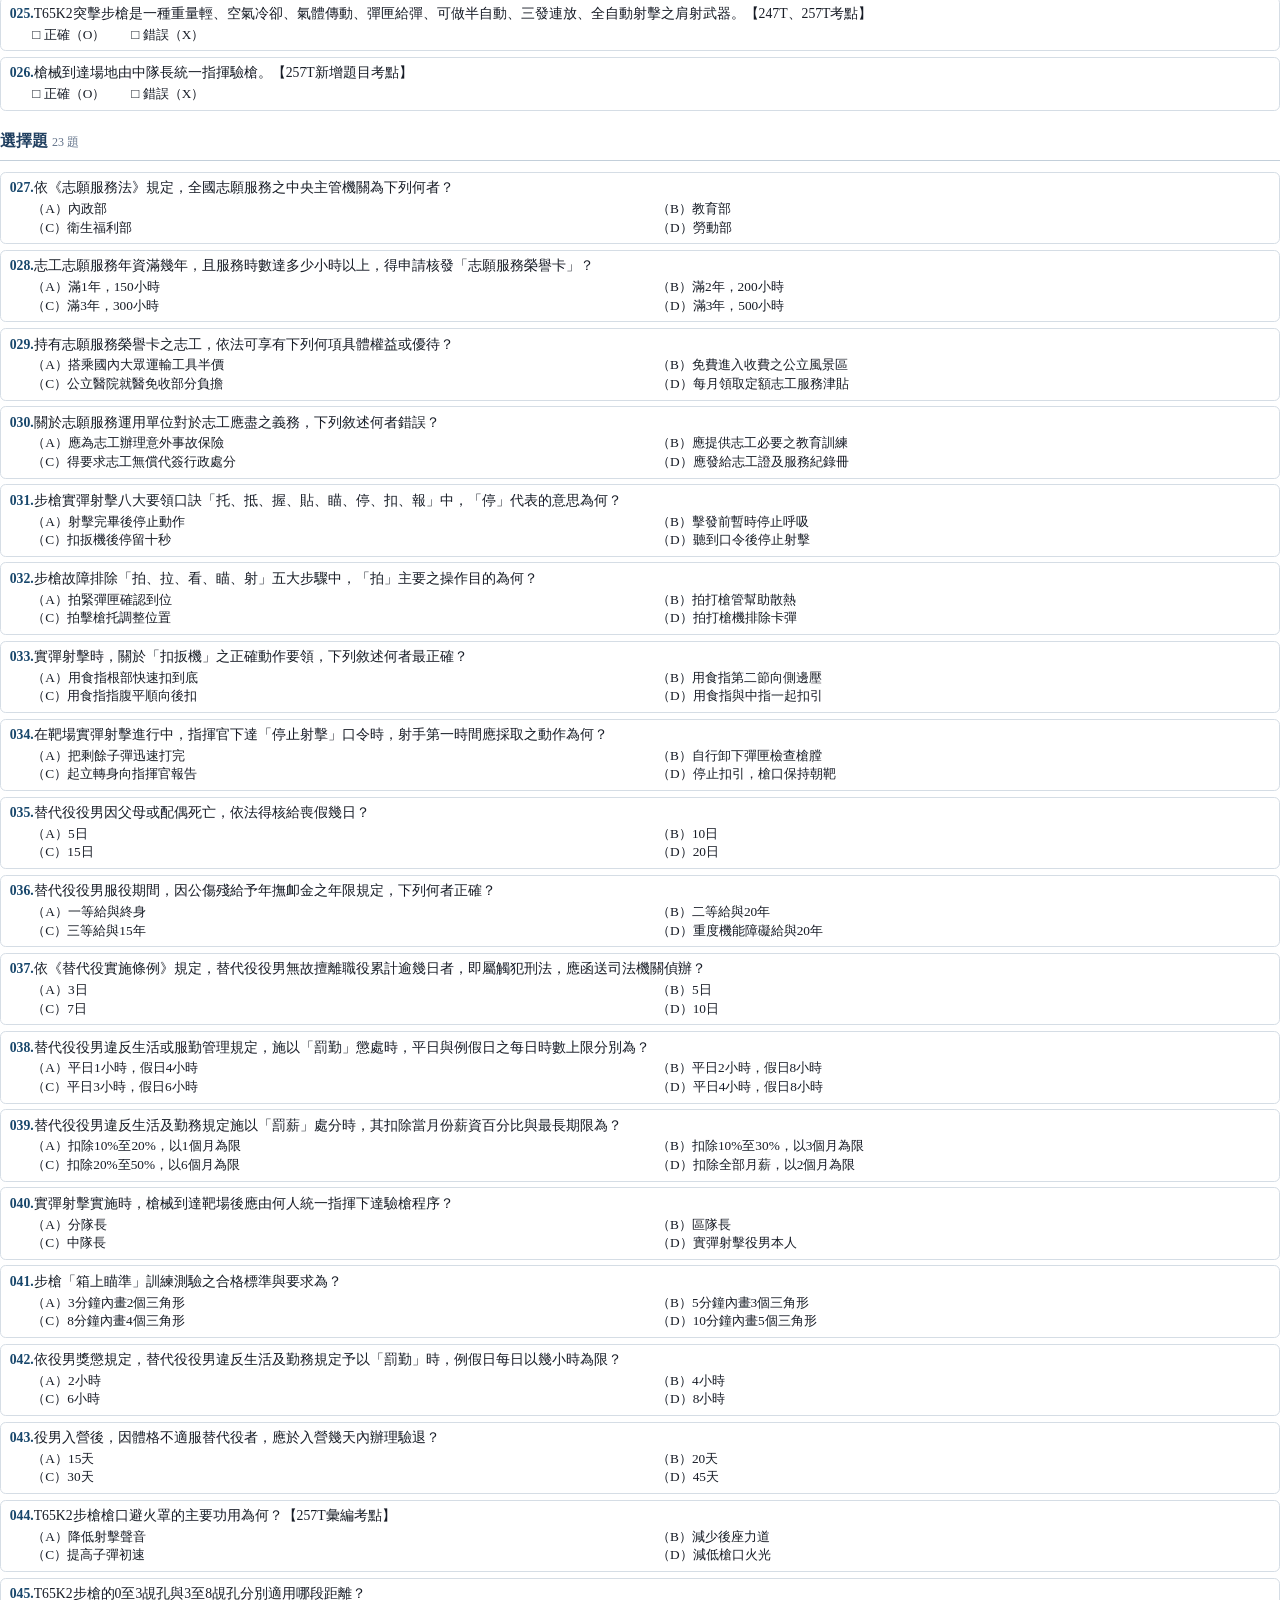
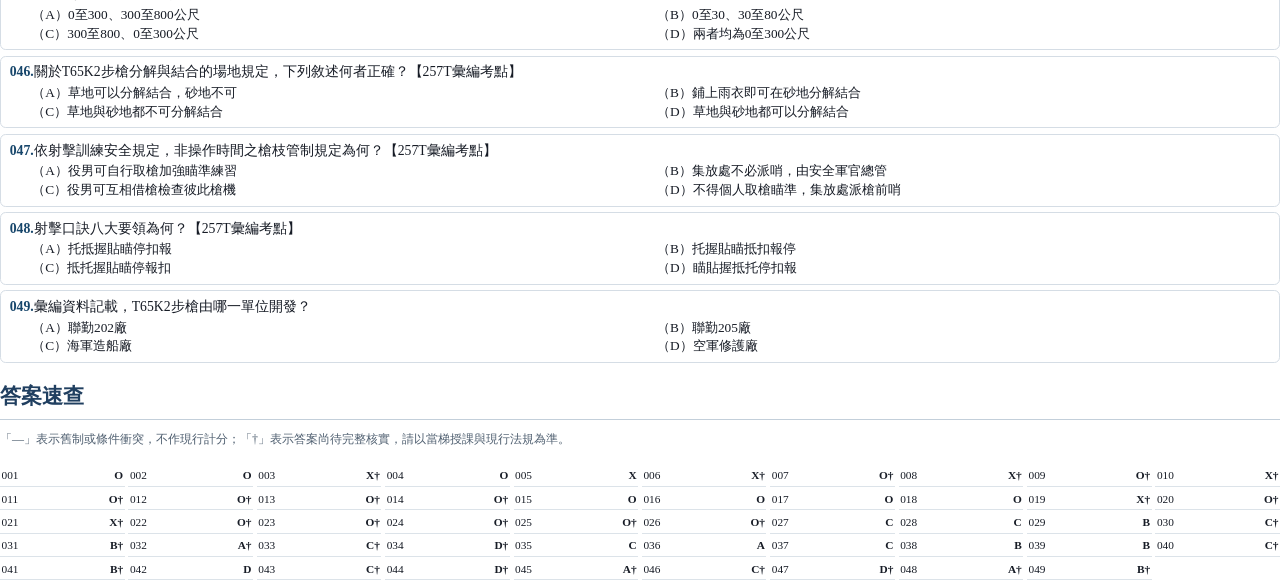
<file: pdf/questions_authored_plain.html>
<!doctype html><html lang="zh-TW"><head><meta charset="utf-8"><title>新訓自編概念練習｜無解析版</title><style>
@page { size: A4; margin: 10mm 10mm 13mm;
  @bottom-center { content: "第 " counter(page) " 頁"; font: 9pt "DFKai-SB","標楷體",serif; color:#59606b; } }
* { box-sizing: border-box; }
body { margin:0; color:#171c26; font:10pt/1.38 "DFKai-SB","標楷體","BiauKai","KaiTi",serif; }
h1,h2,p { margin:0; }
h1 { font-size:19pt; letter-spacing:1px; line-height:1.35; }
h2 { font-size:12pt; color:#203f60; border-bottom:1px solid #c3cfda; padding-bottom:2mm; margin:5mm 0 3mm; break-after:avoid; }
h2 small { font-size:9pt; font-weight:normal; color:#64748b; }
.cover { border-bottom:2px solid #284869; padding-bottom:4mm; margin-bottom:4mm; }
.subtitle { color:#365876; font-size:11pt; margin-top:2mm; }
.meta { color:#59606b; font-size:9pt; margin-top:2mm; }
.question { border:1px solid #d5dde5; border-radius:1.5mm; padding:1.7mm 2.3mm; margin-bottom:1.5mm; break-inside:avoid; }
.stem { display:grid; grid-template-columns:max-content minmax(0,1fr); font-size:10.3pt; margin-bottom:.5mm; }
.stem b { color:#17466b; }
.stem span { min-width:0; overflow-wrap:anywhere; }
.tag { font-size:8pt; color:#385d77; border:1px solid #bccbd5; border-radius:2mm; padding:0 .9mm; margin-left:2mm; }
.tag.warning { color:#874327; border-color:#c9a58f; }
.choices { margin-left:6mm; }
.choices.short { display:grid; grid-template-columns:repeat(2,minmax(0,1fr)); column-gap:3mm; }
.choices div { min-width:0; overflow-wrap:anywhere; }
.key { break-before:page; }
.key h2 { font-size:16pt; }
.key p { color:#4f5f70; font-size:9pt; margin-bottom:5mm; }
.key-grid { display:grid; grid-template-columns:repeat(10,1fr); gap:.8mm 1mm; }
.key-item { display:flex; justify-content:space-between; border-bottom:1px solid #dce3e9; padding:.5mm .4mm; font-size:8.5pt; }
</style></head><body><header class="cover"><h1>新訓自編概念練習</h1><p class="subtitle">無解析版 · 答案在末頁</p><p class="meta">共 49 題 · 是非 26 題 · 選擇 23 題</p></header><main id="questions"><section><h2>是非題 <small>26 題</small></h2><article class="question" data-qid="TF-124"><div class="stem"><b>001.</b><span>我國《志願服務法》所稱志願服務，指民眾出於自由意志，非基於個人義務或法律責任，以知識、體能、勞力等奉獻社會，不以獲取報酬為目的之各項輔助性服務。</span></div><div class="choices">□ 正確（O）　　□ 錯誤（X）</div></article><article class="question" data-qid="TF-125"><div class="stem"><b>002.</b><span>志工服務年資滿 3 年，服務時數達 300 小時以上者，得向地方主管機關申請核發志願服務榮譽卡。</span></div><div class="choices">□ 正確（O）　　□ 錯誤（X）</div></article><article class="question" data-qid="TF-126"><div class="stem"><b>003.</b><span>志願服務榮譽卡使用期限為5年，期滿後志工可直接自動永久續卡，無須再提出申請。</span></div><div class="choices">□ 正確（O）　　□ 錯誤（X）</div></article><article class="question" data-qid="TF-127"><div class="stem"><b>004.</b><span>志願服務運用單位應為志工辦理意外事故保險，必要時並得補助交通、誤餐及特殊保險等費用。</span></div><div class="choices">□ 正確（O）　　□ 錯誤（X）</div></article><article class="question" data-qid="TF-128"><div class="stem"><b>005.</b><span>若志工個人平時已自行購買多份民間商業意外險，志願服務運用單位即可依法免除為其辦理意外事故保險之義務。</span></div><div class="choices">□ 正確（O）　　□ 錯誤（X）</div></article><article class="question" data-qid="TF-129"><div class="stem"><b>006.</b><span>同一位志工若同時於多個不同運用單位服務，每個單位都必須發給該志工一本獨立的志願服務紀錄冊。</span></div><div class="choices">□ 正確（O）　　□ 錯誤（X）</div></article><article class="question" data-qid="TF-130"><div class="stem"><b>007.</b><span>志工必須同時完成基礎訓練及特殊訓練之後，方得由志願服務運用單位檢具相關文件造冊向主管機關申請核發志願服務紀錄冊。</span></div><div class="choices">□ 正確（O）　　□ 錯誤（X）</div></article><article class="question" data-qid="TF-131"><div class="stem"><b>008.</b><span>法規明定擔任志願服務志工有嚴格的年齡上下限，未滿 12 歲或超過 70 歲者絕對不得擔任志工。</span></div><div class="choices">□ 正確（O）　　□ 錯誤（X）</div></article><article class="question" data-qid="TF-132"><div class="stem"><b>009.</b><span>成功嶺實彈射擊時，射擊基本口訣為「托、抵、握、貼、瞄、停、扣、報」八大要領。</span></div><div class="choices">□ 正確（O）　　□ 錯誤（X）</div></article><article class="question" data-qid="TF-133"><div class="stem"><b>010.</b><span>在靶場若遇步槍卡彈或無法擊發時，射手應立即自行拆解槍枝排障，不需舉手報告。</span></div><div class="choices">□ 正確（O）　　□ 錯誤（X）</div></article><article class="question" data-qid="TF-134"><div class="stem"><b>011.</b><span>步槍射擊瞄準之正確認知為：眼睛、覘孔、準星尖與目標靶心，必須構成「三點一線」之同心圓與平視直線。</span></div><div class="choices">□ 正確（O）　　□ 錯誤（X）</div></article><article class="question" data-qid="TF-135"><div class="stem"><b>012.</b><span>射擊練習中，步槍故障排除的基本口訣為「拍、拉、看、瞄、射」五步驟。</span></div><div class="choices">□ 正確（O）　　□ 錯誤（X）</div></article><article class="question" data-qid="TF-136"><div class="stem"><b>013.</b><span>靶場口令下達「左線預備」時，通常代表要求射手打開步槍保險，由「S（安全）」撥轉至「單發（R/1）」位置。</span></div><div class="choices">□ 正確（O）　　□ 錯誤（X）</div></article><article class="question" data-qid="TF-137"><div class="stem"><b>014.</b><span>在任何情況下（無論有無裝填子彈、有無開保險），槍口絕對不可對人，此為靶場至高無上之安全守則。</span></div><div class="choices">□ 正確（O）　　□ 錯誤（X）</div></article><article class="question" data-qid="TF-138"><div class="stem"><b>015.</b><span>替代役役男服役期間，因配偶分娩，依法得檢附相關證明申請「陪產檢及陪產假」合計 7 日，並得於配偶分娩日前後 15 日內請畢。</span></div><div class="choices">□ 正確（O）　　□ 錯誤（X）</div></article><article class="question" data-qid="TF-139"><div class="stem"><b>016.</b><span>替代役役男結婚，依法得核給婚假 14 日，可分次申請，但原則上應於結婚之日起 3 個月內請畢。</span></div><div class="choices">□ 正確（O）　　□ 錯誤（X）</div></article><article class="question" data-qid="TF-140"><div class="stem"><b>017.</b><span>替代役役男服役期間，若因公傷病經就醫治療，其健保門診掛號費及健保部分負擔均由政府全額負擔。</span></div><div class="choices">□ 正確（O）　　□ 錯誤（X）</div></article><article class="question" data-qid="TF-141"><div class="stem"><b>018.</b><span>替代役役男對服勤單位所為之罰薪或記過懲處不服時，得於懲處核定書送達之次日起 30 日內提出申訴，受申訴機關應於 30 日內處理完畢。</span></div><div class="choices">□ 正確（O）　　□ 錯誤（X）</div></article><article class="question" data-qid="TF-257-01"><div class="stem"><b>019.</b><span>T65K2步槍避火罩具有減音、滅光、減少後座力之功用。</span></div><div class="choices">□ 正確（O）　　□ 錯誤（X）</div></article><article class="question" data-qid="TF-257-02"><div class="stem"><b>020.</b><span>T65K2步槍覘孔可分為前覘孔與後覘孔，前覘孔為射擊0至300公尺目標，後覘孔為射擊300至800公尺目標。</span></div><div class="choices">□ 正確（O）　　□ 錯誤（X）</div></article><article class="question" data-qid="TF-257-03"><div class="stem"><b>021.</b><span>為求訓練迅速與方便，T65K2步槍可在草地或砂地上直接實施槍枝分解與結合。</span></div><div class="choices">□ 正確（O）　　□ 錯誤（X）</div></article><article class="question" data-qid="TF-257-04"><div class="stem"><b>022.</b><span>靶場非操作與射擊時間，嚴禁個人擅自取槍瞄準，槍枝集中放置處應指派槍前哨負責警戒。</span></div><div class="choices">□ 正確（O）　　□ 錯誤（X）</div></article><article class="question" data-qid="TF-257-05"><div class="stem"><b>023.</b><span>射擊口訣為「托、抵、握、貼、瞄、停、扣、報」八大要領。【257T考選擇考點】</span></div><div class="choices">□ 正確（O）　　□ 錯誤（X）</div></article><article class="question" data-qid="TF-257-06"><div class="stem"><b>024.</b><span>步槍「箱上瞄準」鑑測訓練之合格標準為「5分鐘內畫3個三角形」。【257T考選擇考點】</span></div><div class="choices">□ 正確（O）　　□ 錯誤（X）</div></article><article class="question" data-qid="TF-257-07"><div class="stem"><b>025.</b><span>T65K2突擊步槍是一種重量輕、空氣冷卻、氣體傳動、彈匣給彈、可做半自動、三發連放、全自動射擊之肩射武器。【247T、257T考點】</span></div><div class="choices">□ 正確（O）　　□ 錯誤（X）</div></article><article class="question" data-qid="TF-257-08"><div class="stem"><b>026.</b><span>槍械到達場地由中隊長統一指揮驗槍。【257T新增題目考點】</span></div><div class="choices">□ 正確（O）　　□ 錯誤（X）</div></article></section><section><h2>選擇題 <small>23 題</small></h2><article class="question" data-qid="MC-086"><div class="stem"><b>027.</b><span>依《志願服務法》規定，全國志願服務之中央主管機關為下列何者？</span></div><div class="choices short"><div>（A）內政部</div><div>（B）教育部</div><div>（C）衛生福利部</div><div>（D）勞動部</div></div></article><article class="question" data-qid="MC-087"><div class="stem"><b>028.</b><span>志工志願服務年資滿幾年，且服務時數達多少小時以上，得申請核發「志願服務榮譽卡」？</span></div><div class="choices short"><div>（A）滿1年，150小時</div><div>（B）滿2年，200小時</div><div>（C）滿3年，300小時</div><div>（D）滿3年，500小時</div></div></article><article class="question" data-qid="MC-088"><div class="stem"><b>029.</b><span>持有志願服務榮譽卡之志工，依法可享有下列何項具體權益或優待？</span></div><div class="choices short"><div>（A）搭乘國內大眾運輸工具半價</div><div>（B）免費進入收費之公立風景區</div><div>（C）公立醫院就醫免收部分負擔</div><div>（D）每月領取定額志工服務津貼</div></div></article><article class="question" data-qid="MC-089"><div class="stem"><b>030.</b><span>關於志願服務運用單位對於志工應盡之義務，下列敘述何者錯誤？</span></div><div class="choices short"><div>（A）應為志工辦理意外事故保險</div><div>（B）應提供志工必要之教育訓練</div><div>（C）得要求志工無償代簽行政處分</div><div>（D）應發給志工證及服務紀錄冊</div></div></article><article class="question" data-qid="MC-090"><div class="stem"><b>031.</b><span>步槍實彈射擊八大要領口訣「托、抵、握、貼、瞄、停、扣、報」中，「停」代表的意思為何？</span></div><div class="choices short"><div>（A）射擊完畢後停止動作</div><div>（B）擊發前暫時停止呼吸</div><div>（C）扣扳機後停留十秒</div><div>（D）聽到口令後停止射擊</div></div></article><article class="question" data-qid="MC-091"><div class="stem"><b>032.</b><span>步槍故障排除「拍、拉、看、瞄、射」五大步驟中，「拍」主要之操作目的為何？</span></div><div class="choices short"><div>（A）拍緊彈匣確認到位</div><div>（B）拍打槍管幫助散熱</div><div>（C）拍擊槍托調整位置</div><div>（D）拍打槍機排除卡彈</div></div></article><article class="question" data-qid="MC-092"><div class="stem"><b>033.</b><span>實彈射擊時，關於「扣扳機」之正確動作要領，下列敘述何者最正確？</span></div><div class="choices short"><div>（A）用食指根部快速扣到底</div><div>（B）用食指第二節向側邊壓</div><div>（C）用食指指腹平順向後扣</div><div>（D）用食指與中指一起扣引</div></div></article><article class="question" data-qid="MC-093"><div class="stem"><b>034.</b><span>在靶場實彈射擊進行中，指揮官下達「停止射擊」口令時，射手第一時間應採取之動作為何？</span></div><div class="choices short"><div>（A）把剩餘子彈迅速打完</div><div>（B）自行卸下彈匣檢查槍膛</div><div>（C）起立轉身向指揮官報告</div><div>（D）停止扣引，槍口保持朝靶</div></div></article><article class="question" data-qid="MC-094"><div class="stem"><b>035.</b><span>替代役役男因父母或配偶死亡，依法得核給喪假幾日？</span></div><div class="choices short"><div>（A）5日</div><div>（B）10日</div><div>（C）15日</div><div>（D）20日</div></div></article><article class="question" data-qid="MC-095"><div class="stem"><b>036.</b><span>替代役役男服役期間，因公傷殘給予年撫卹金之年限規定，下列何者正確？</span></div><div class="choices short"><div>（A）一等給與終身</div><div>（B）二等給與20年</div><div>（C）三等給與15年</div><div>（D）重度機能障礙給與20年</div></div></article><article class="question" data-qid="MC-096"><div class="stem"><b>037.</b><span>依《替代役實施條例》規定，替代役役男無故擅離職役累計逾幾日者，即屬觸犯刑法，應函送司法機關偵辦？</span></div><div class="choices short"><div>（A）3日</div><div>（B）5日</div><div>（C）7日</div><div>（D）10日</div></div></article><article class="question" data-qid="MC-097"><div class="stem"><b>038.</b><span>替代役役男違反生活或服勤管理規定，施以「罰勤」懲處時，平日與例假日之每日時數上限分別為？</span></div><div class="choices short"><div>（A）平日1小時，假日4小時</div><div>（B）平日2小時，假日8小時</div><div>（C）平日3小時，假日6小時</div><div>（D）平日4小時，假日8小時</div></div></article><article class="question" data-qid="MC-098"><div class="stem"><b>039.</b><span>替代役役男違反生活及勤務規定施以「罰薪」處分時，其扣除當月份薪資百分比與最長期限為？</span></div><div class="choices short"><div>（A）扣除10%至20%，以1個月為限</div><div>（B）扣除10%至30%，以3個月為限</div><div>（C）扣除20%至50%，以6個月為限</div><div>（D）扣除全部月薪，以2個月為限</div></div></article><article class="question" data-qid="MC-257-01"><div class="stem"><b>040.</b><span>實彈射擊實施時，槍械到達靶場後應由何人統一指揮下達驗槍程序？</span></div><div class="choices short"><div>（A）分隊長</div><div>（B）區隊長</div><div>（C）中隊長</div><div>（D）實彈射擊役男本人</div></div></article><article class="question" data-qid="MC-257-02"><div class="stem"><b>041.</b><span>步槍「箱上瞄準」訓練測驗之合格標準與要求為？</span></div><div class="choices short"><div>（A）3分鐘內畫2個三角形</div><div>（B）5分鐘內畫3個三角形</div><div>（C）8分鐘內畫4個三角形</div><div>（D）10分鐘內畫5個三角形</div></div></article><article class="question" data-qid="MC-257-04"><div class="stem"><b>042.</b><span>依役男獎懲規定，替代役役男違反生活及勤務規定予以「罰勤」時，例假日每日以幾小時為限？</span></div><div class="choices short"><div>（A）2小時</div><div>（B）4小時</div><div>（C）6小時</div><div>（D）8小時</div></div></article><article class="question" data-qid="MC-257-05"><div class="stem"><b>043.</b><span>役男入營後，因體格不適服替代役者，應於入營幾天內辦理驗退？</span></div><div class="choices short"><div>（A）15天</div><div>（B）20天</div><div>（C）30天</div><div>（D）45天</div></div></article><article class="question" data-qid="MC-257-06"><div class="stem"><b>044.</b><span>T65K2步槍槍口避火罩的主要功用為何？【257T彙編考點】</span></div><div class="choices short"><div>（A）降低射擊聲音</div><div>（B）減少後座力道</div><div>（C）提高子彈初速</div><div>（D）減低槍口火光</div></div></article><article class="question" data-qid="MC-257-07"><div class="stem"><b>045.</b><span>T65K2步槍的0至3覘孔與3至8覘孔分別適用哪段距離？</span></div><div class="choices short"><div>（A）0至300、300至800公尺</div><div>（B）0至30、30至80公尺</div><div>（C）300至800、0至300公尺</div><div>（D）兩者均為0至300公尺</div></div></article><article class="question" data-qid="MC-257-08"><div class="stem"><b>046.</b><span>關於T65K2步槍分解與結合的場地規定，下列敘述何者正確？【257T彙編考點】</span></div><div class="choices short"><div>（A）草地可以分解結合，砂地不可</div><div>（B）鋪上雨衣即可在砂地分解結合</div><div>（C）草地與砂地都不可分解結合</div><div>（D）草地與砂地都可以分解結合</div></div></article><article class="question" data-qid="MC-257-09"><div class="stem"><b>047.</b><span>依射擊訓練安全規定，非操作時間之槍枝管制規定為何？【257T彙編考點】</span></div><div class="choices short"><div>（A）役男可自行取槍加強瞄準練習</div><div>（B）集放處不必派哨，由安全軍官總管</div><div>（C）役男可互相借槍檢查彼此槍機</div><div>（D）不得個人取槍瞄準，集放處派槍前哨</div></div></article><article class="question" data-qid="MC-257-10"><div class="stem"><b>048.</b><span>射擊口訣八大要領為何？【257T彙編考點】</span></div><div class="choices short"><div>（A）托抵握貼瞄停扣報</div><div>（B）托握貼瞄抵扣報停</div><div>（C）抵托握貼瞄停報扣</div><div>（D）瞄貼握抵托停扣報</div></div></article><article class="question" data-qid="MC-257-11"><div class="stem"><b>049.</b><span>彙編資料記載，T65K2步槍由哪一單位開發？</span></div><div class="choices short"><div>（A）聯勤202廠</div><div>（B）聯勤205廠</div><div>（C）海軍造船廠</div><div>（D）空軍修護廠</div></div></article></section></main><section class="key"><h2>答案速查</h2><p>「—」表示舊制或條件衝突，不作現行計分；「†」表示答案尚待完整核實，請以當梯授課與現行法規為準。</p><div class="key-grid"><div class="key-item"><span>001</span><b>O</b></div><div class="key-item"><span>002</span><b>O</b></div><div class="key-item"><span>003</span><b>X†</b></div><div class="key-item"><span>004</span><b>O</b></div><div class="key-item"><span>005</span><b>X</b></div><div class="key-item"><span>006</span><b>X†</b></div><div class="key-item"><span>007</span><b>O†</b></div><div class="key-item"><span>008</span><b>X†</b></div><div class="key-item"><span>009</span><b>O†</b></div><div class="key-item"><span>010</span><b>X†</b></div><div class="key-item"><span>011</span><b>O†</b></div><div class="key-item"><span>012</span><b>O†</b></div><div class="key-item"><span>013</span><b>O†</b></div><div class="key-item"><span>014</span><b>O†</b></div><div class="key-item"><span>015</span><b>O</b></div><div class="key-item"><span>016</span><b>O</b></div><div class="key-item"><span>017</span><b>O</b></div><div class="key-item"><span>018</span><b>O</b></div><div class="key-item"><span>019</span><b>X†</b></div><div class="key-item"><span>020</span><b>O†</b></div><div class="key-item"><span>021</span><b>X†</b></div><div class="key-item"><span>022</span><b>O†</b></div><div class="key-item"><span>023</span><b>O†</b></div><div class="key-item"><span>024</span><b>O†</b></div><div class="key-item"><span>025</span><b>O†</b></div><div class="key-item"><span>026</span><b>O†</b></div><div class="key-item"><span>027</span><b>C</b></div><div class="key-item"><span>028</span><b>C</b></div><div class="key-item"><span>029</span><b>B</b></div><div class="key-item"><span>030</span><b>C†</b></div><div class="key-item"><span>031</span><b>B†</b></div><div class="key-item"><span>032</span><b>A†</b></div><div class="key-item"><span>033</span><b>C†</b></div><div class="key-item"><span>034</span><b>D†</b></div><div class="key-item"><span>035</span><b>C</b></div><div class="key-item"><span>036</span><b>A</b></div><div class="key-item"><span>037</span><b>C</b></div><div class="key-item"><span>038</span><b>B</b></div><div class="key-item"><span>039</span><b>B</b></div><div class="key-item"><span>040</span><b>C†</b></div><div class="key-item"><span>041</span><b>B†</b></div><div class="key-item"><span>042</span><b>D</b></div><div class="key-item"><span>043</span><b>C†</b></div><div class="key-item"><span>044</span><b>D†</b></div><div class="key-item"><span>045</span><b>A†</b></div><div class="key-item"><span>046</span><b>C†</b></div><div class="key-item"><span>047</span><b>D†</b></div><div class="key-item"><span>048</span><b>A†</b></div><div class="key-item"><span>049</span><b>B†</b></div></div></section></body></html>
</file>
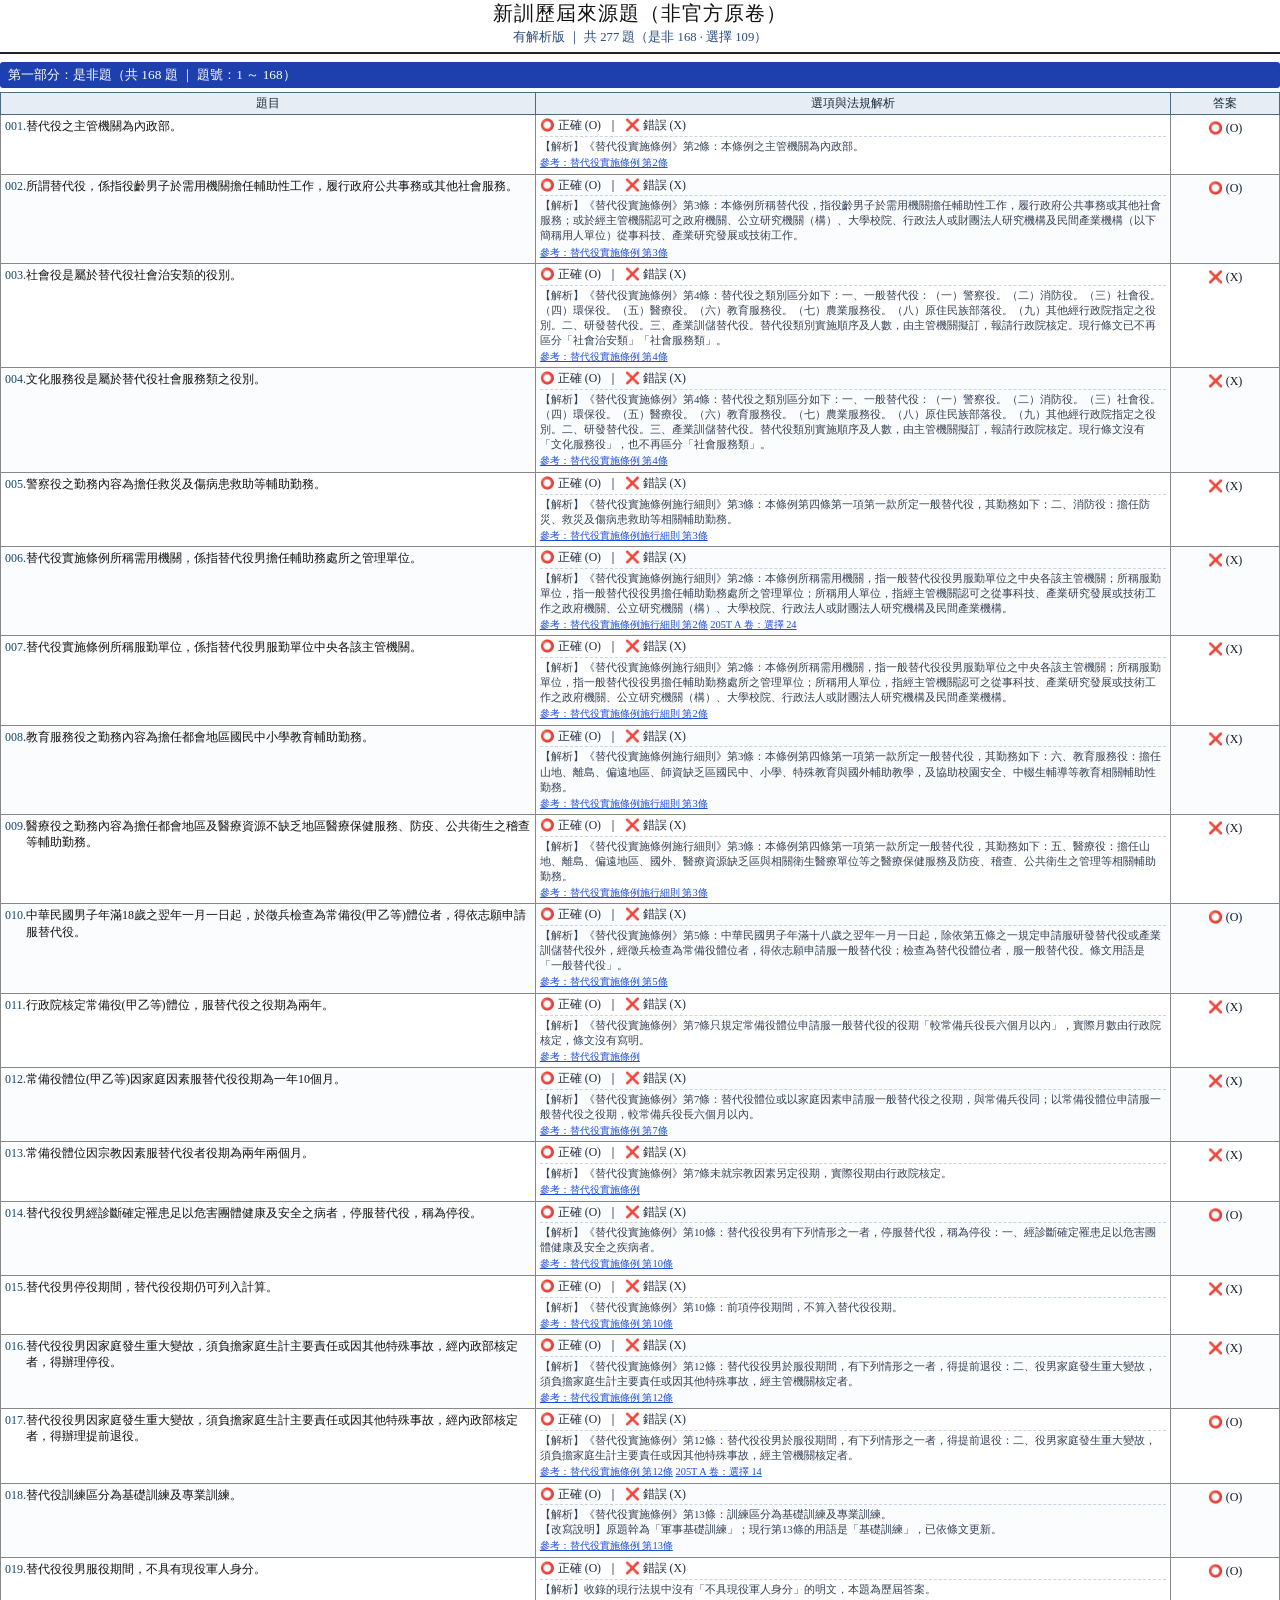
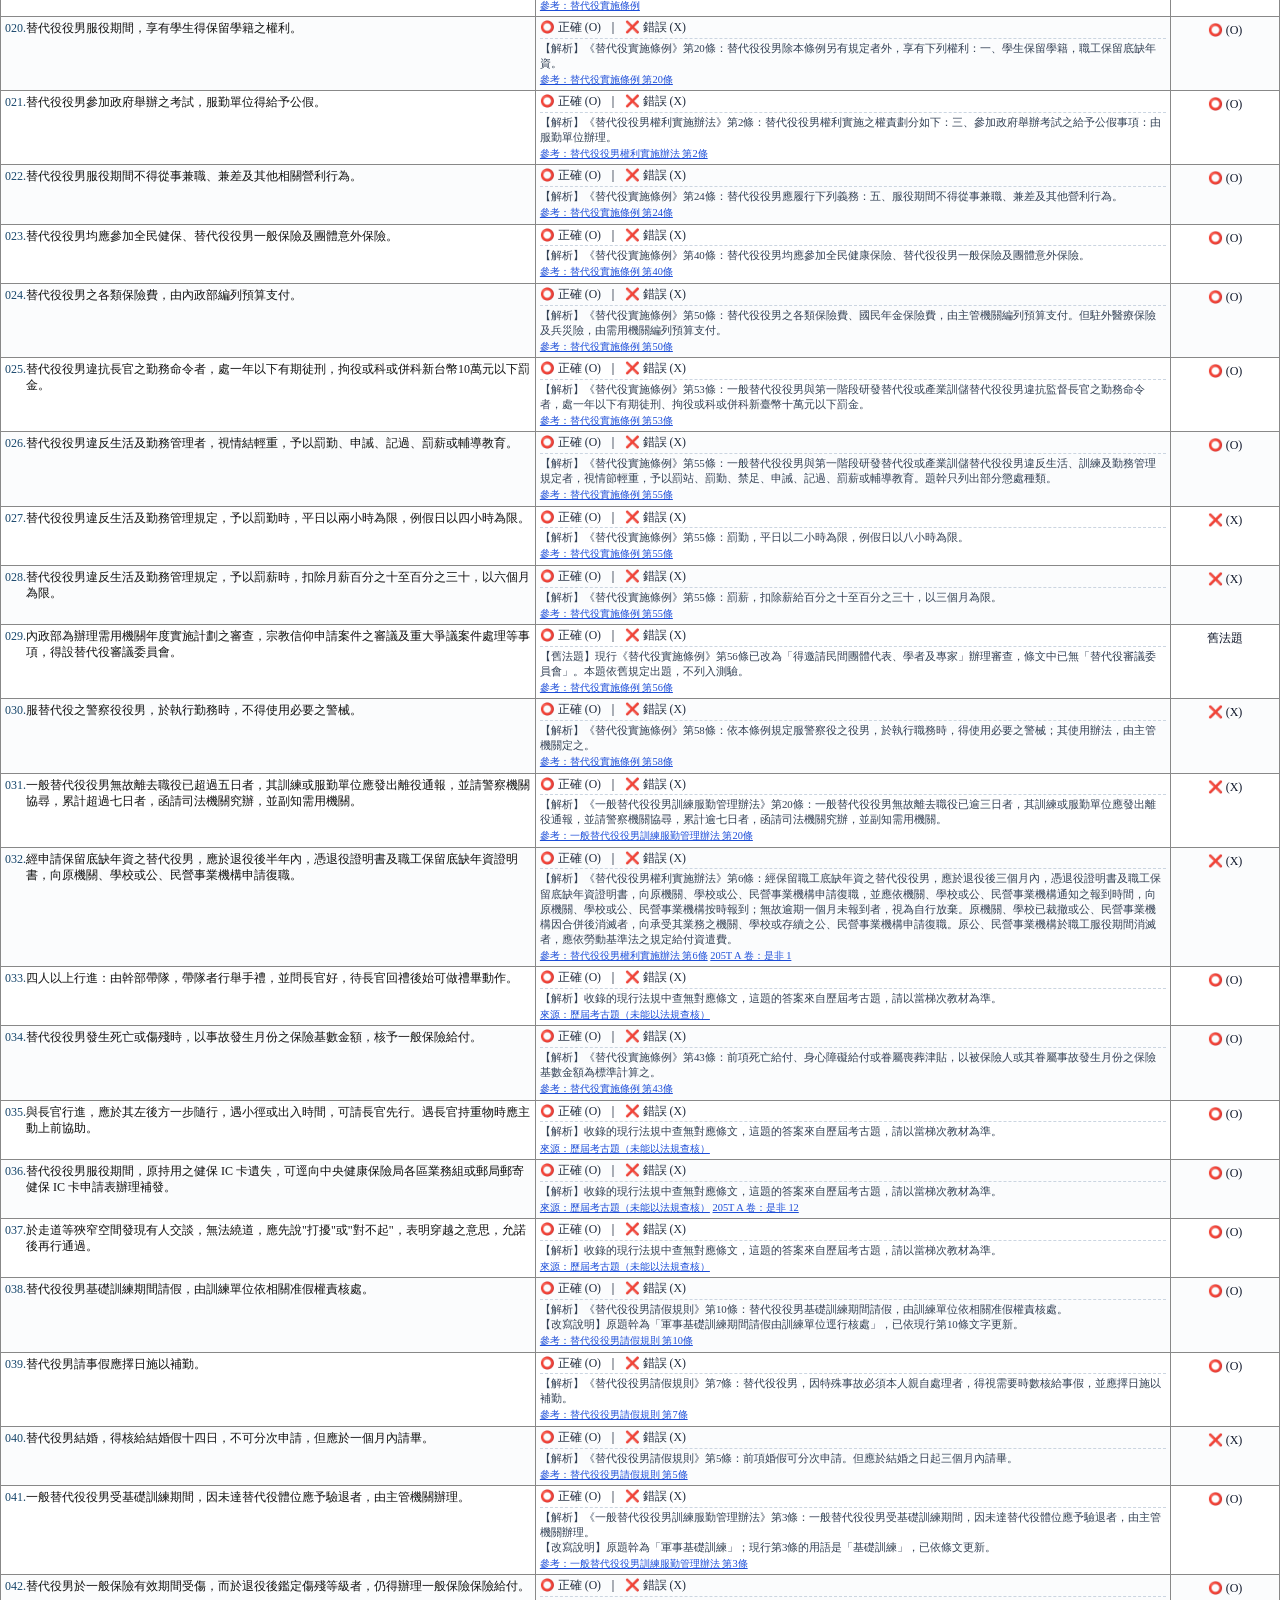
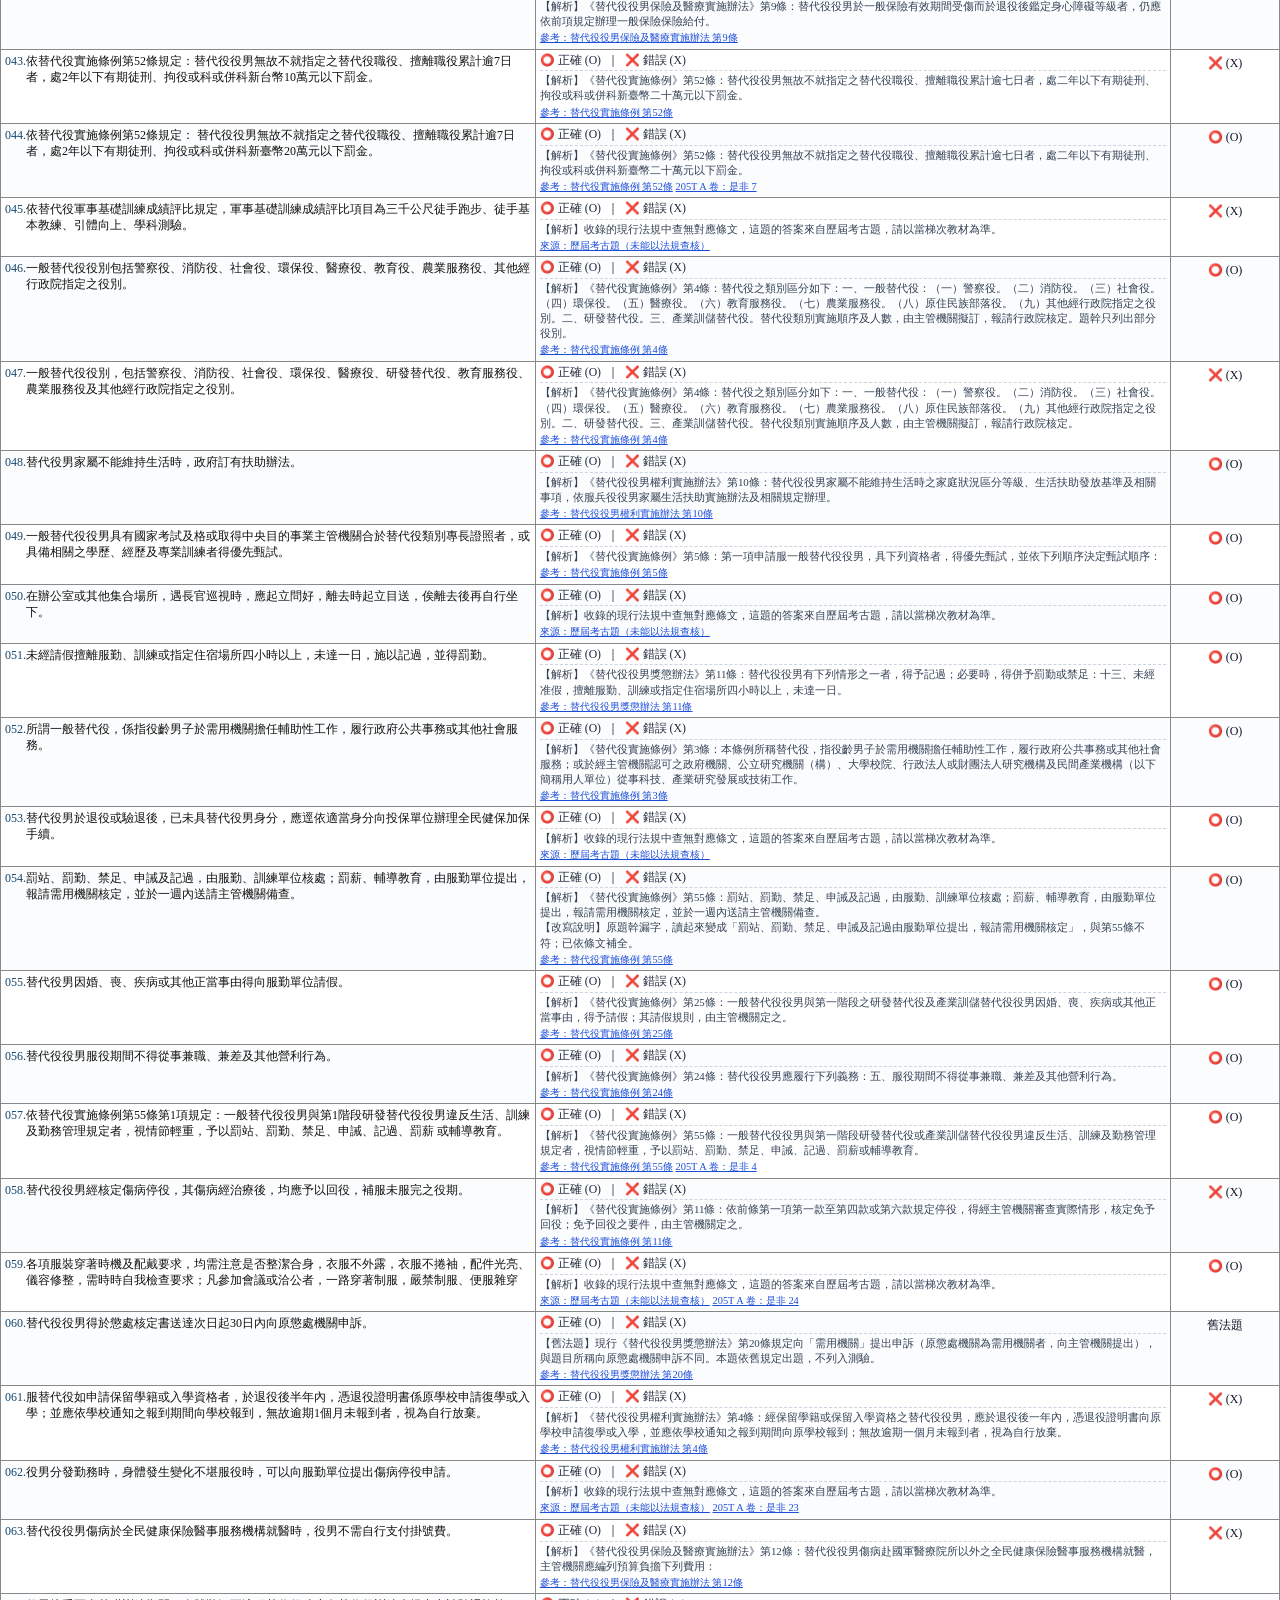
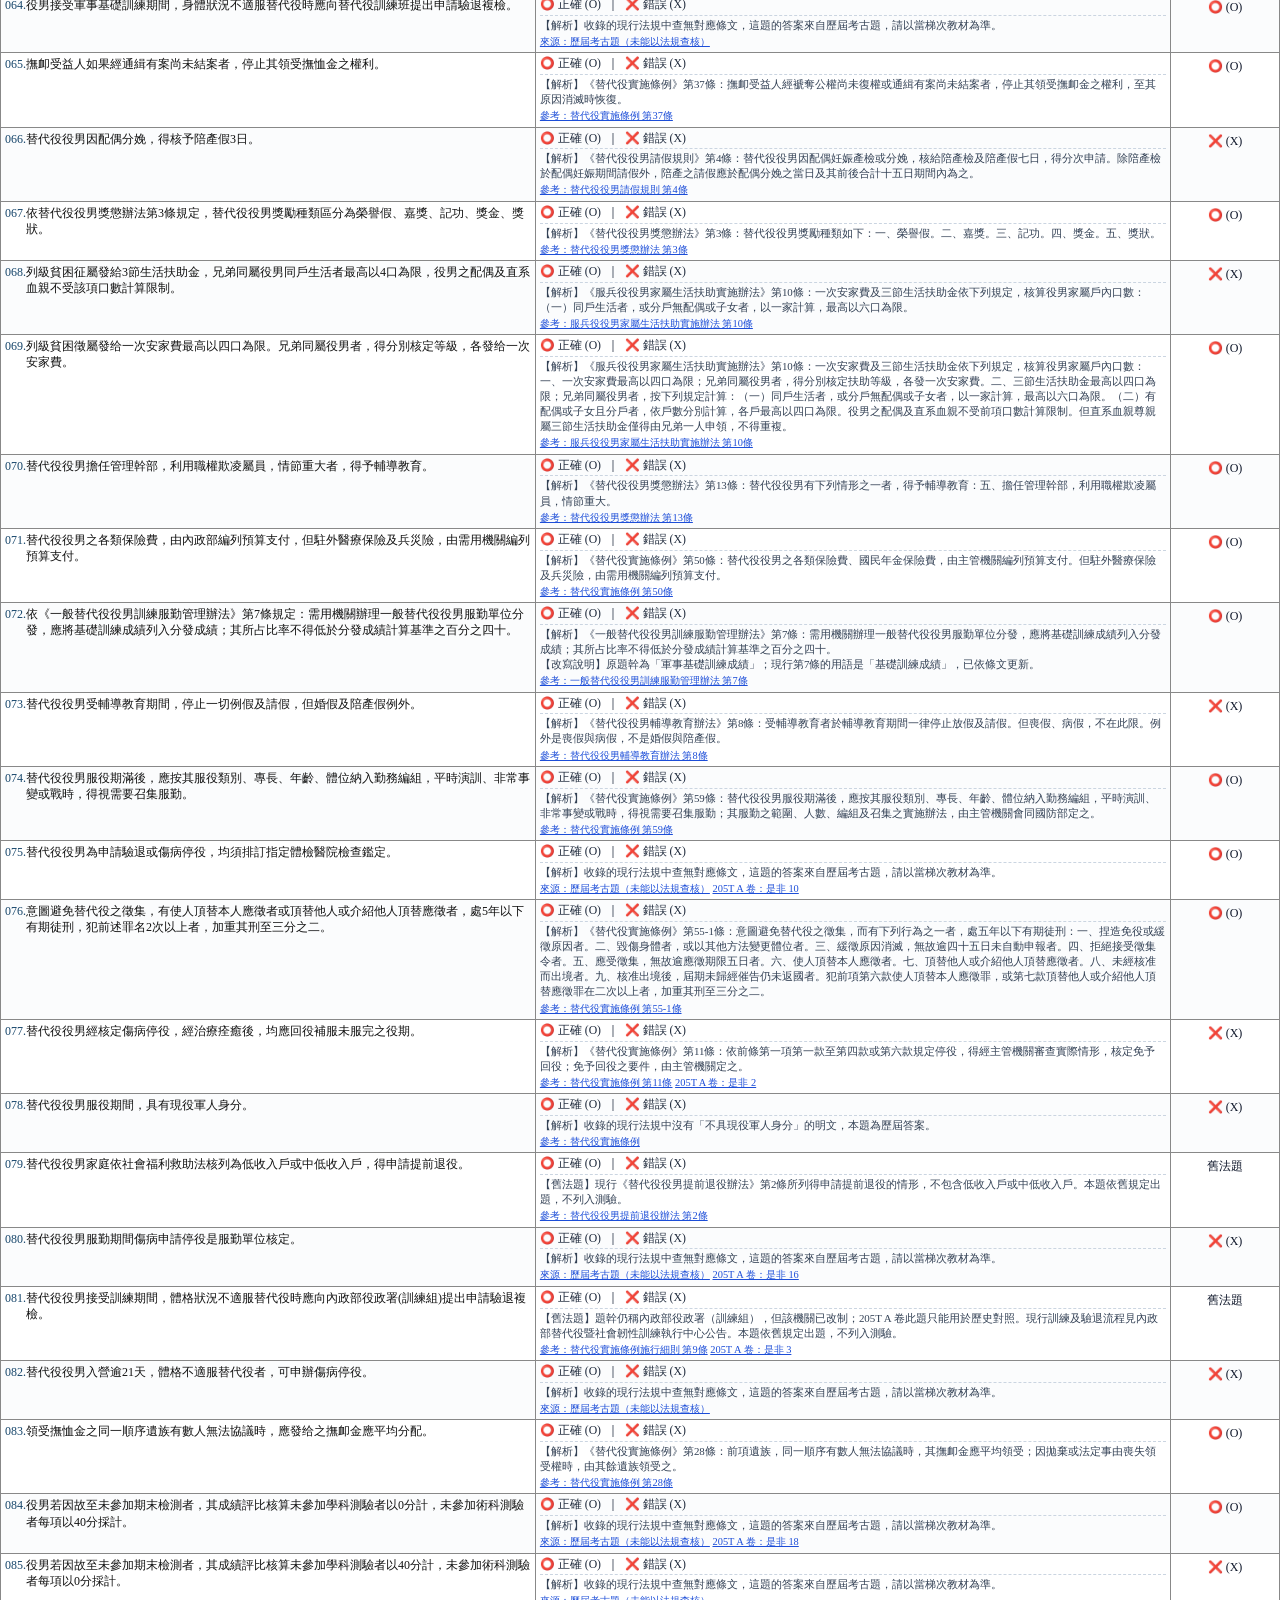
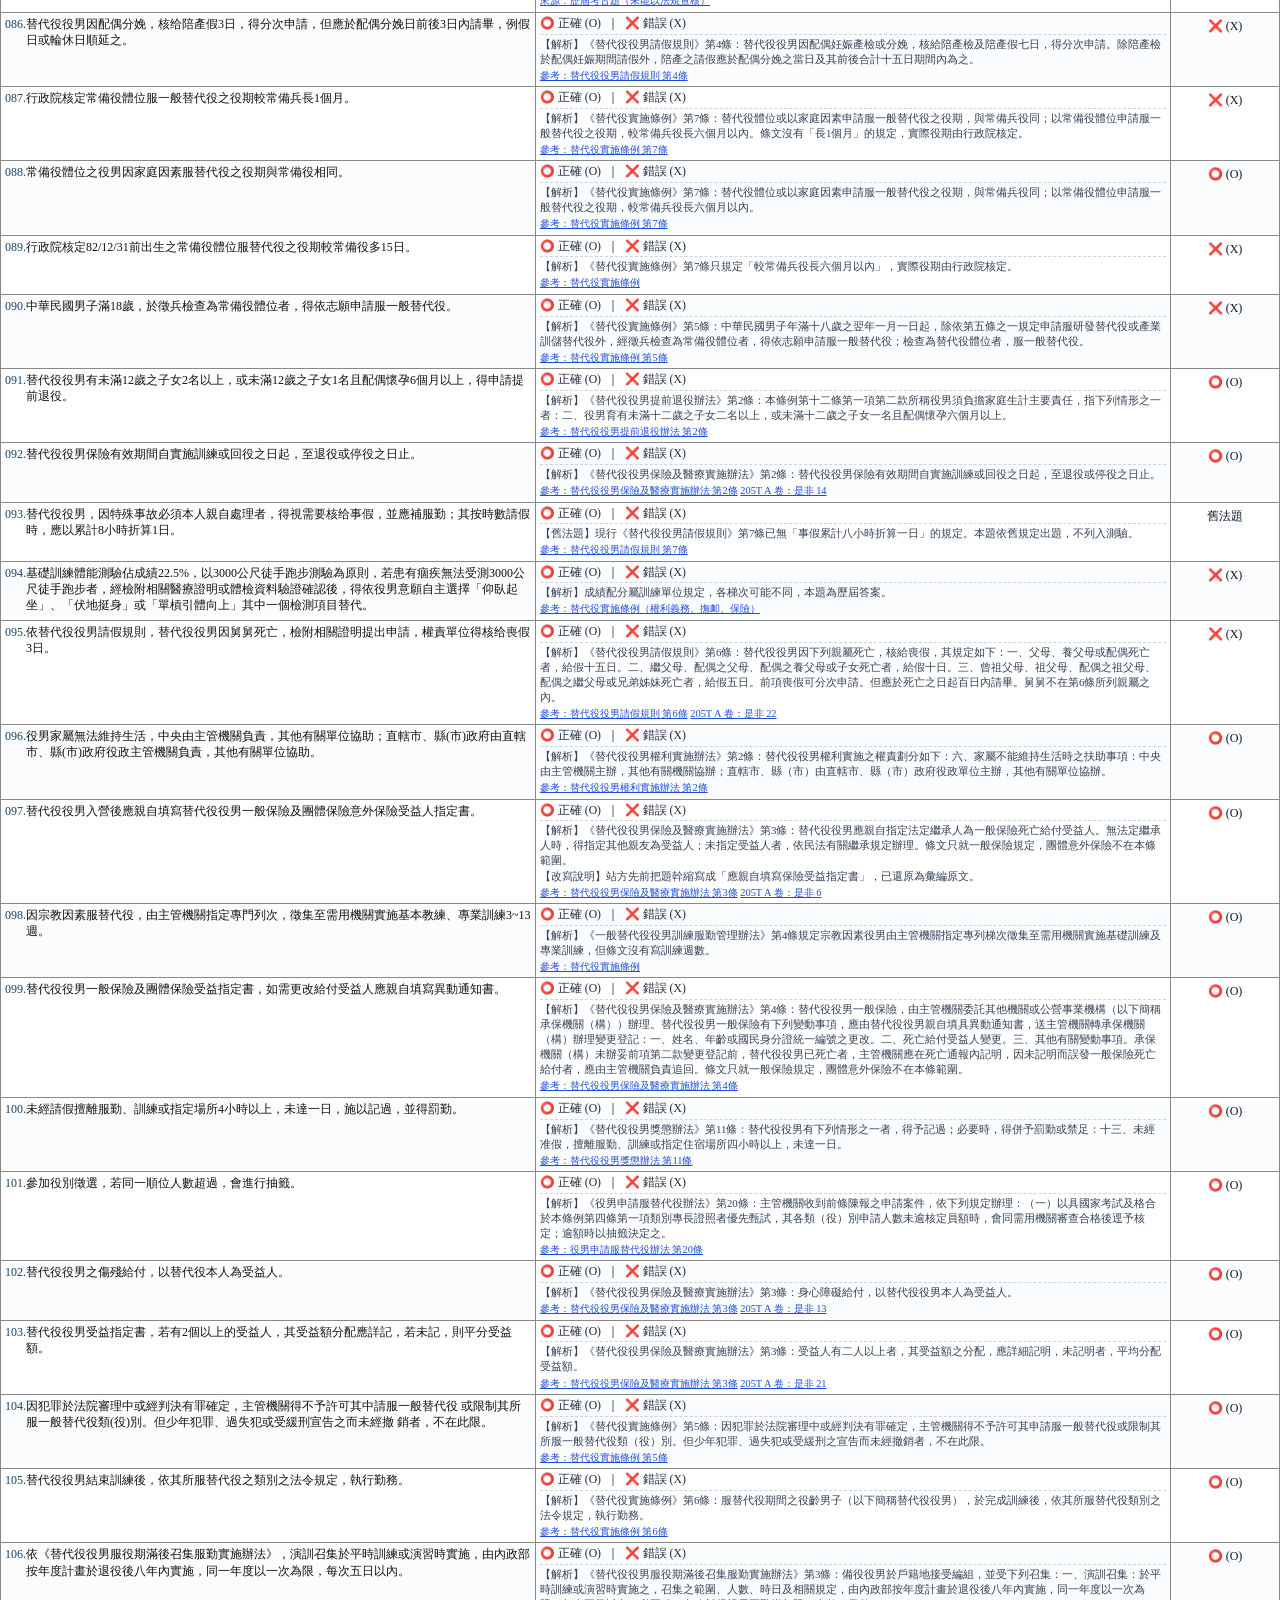
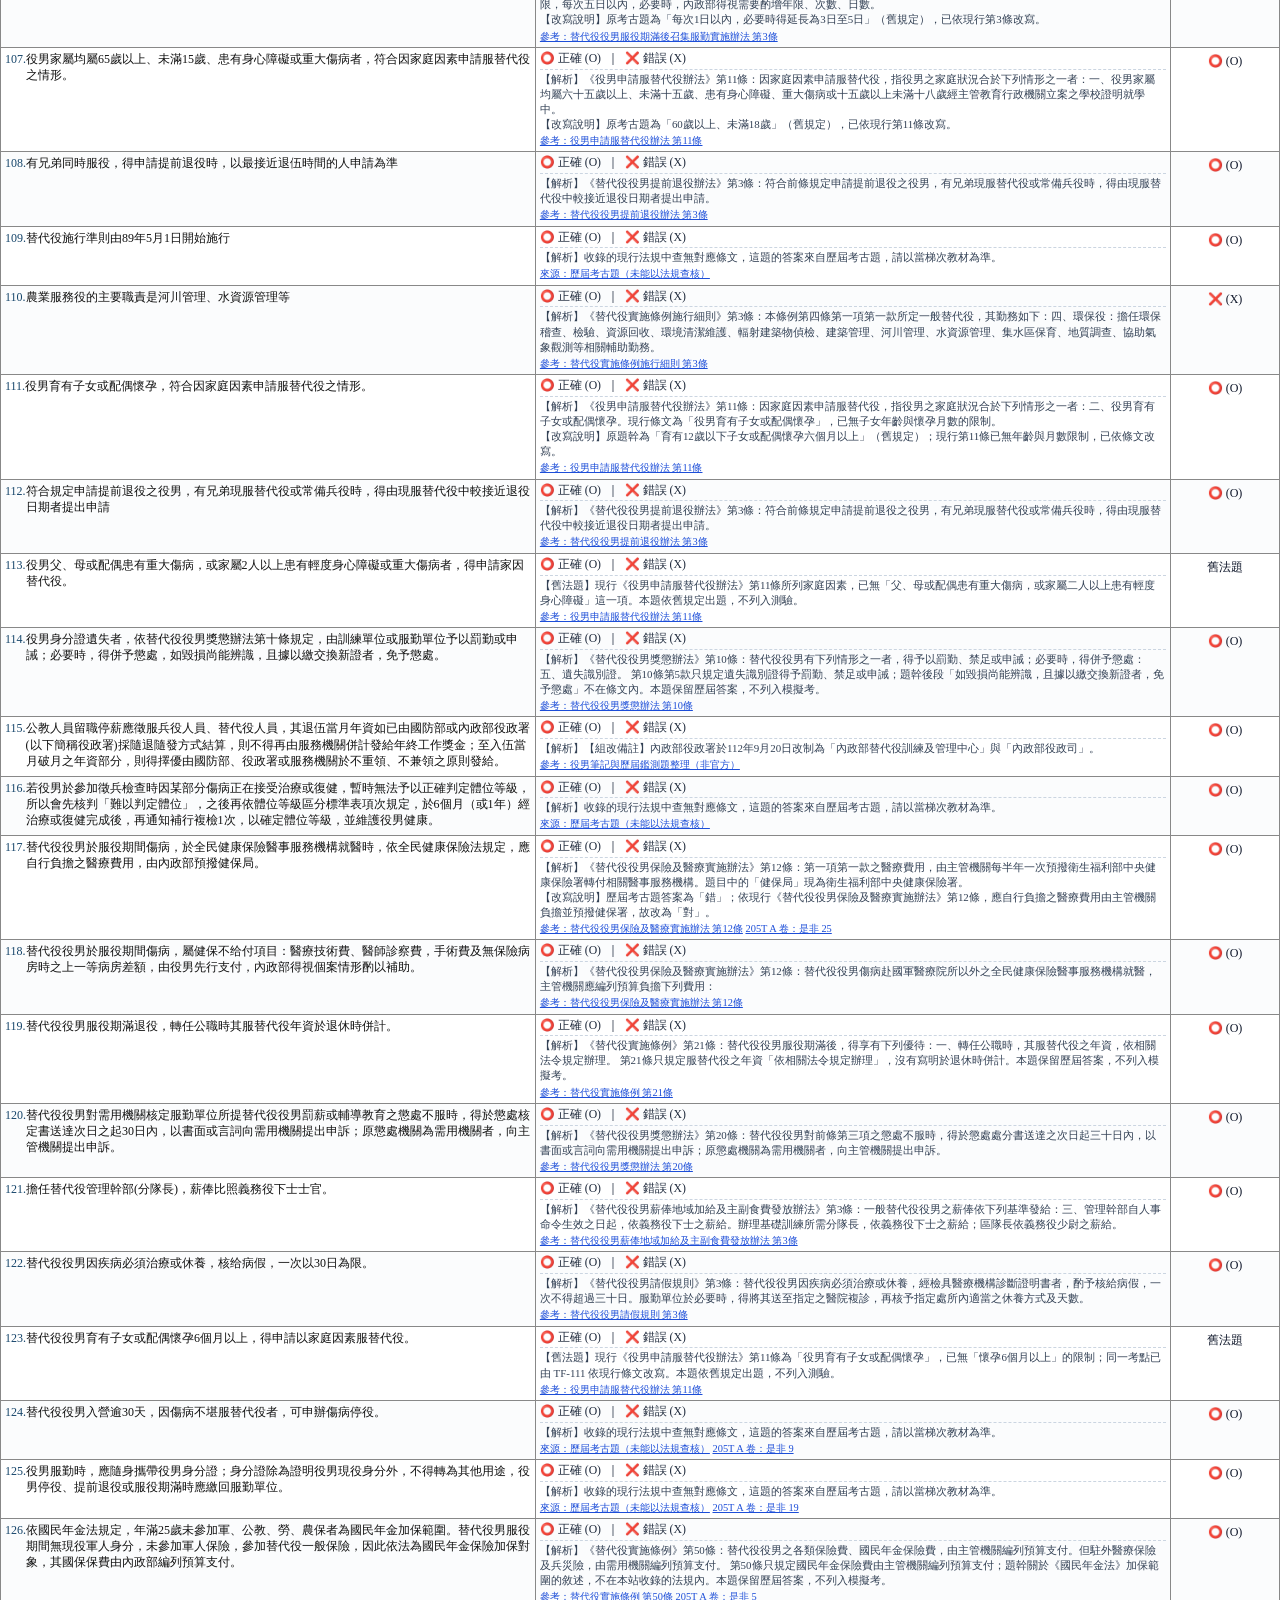
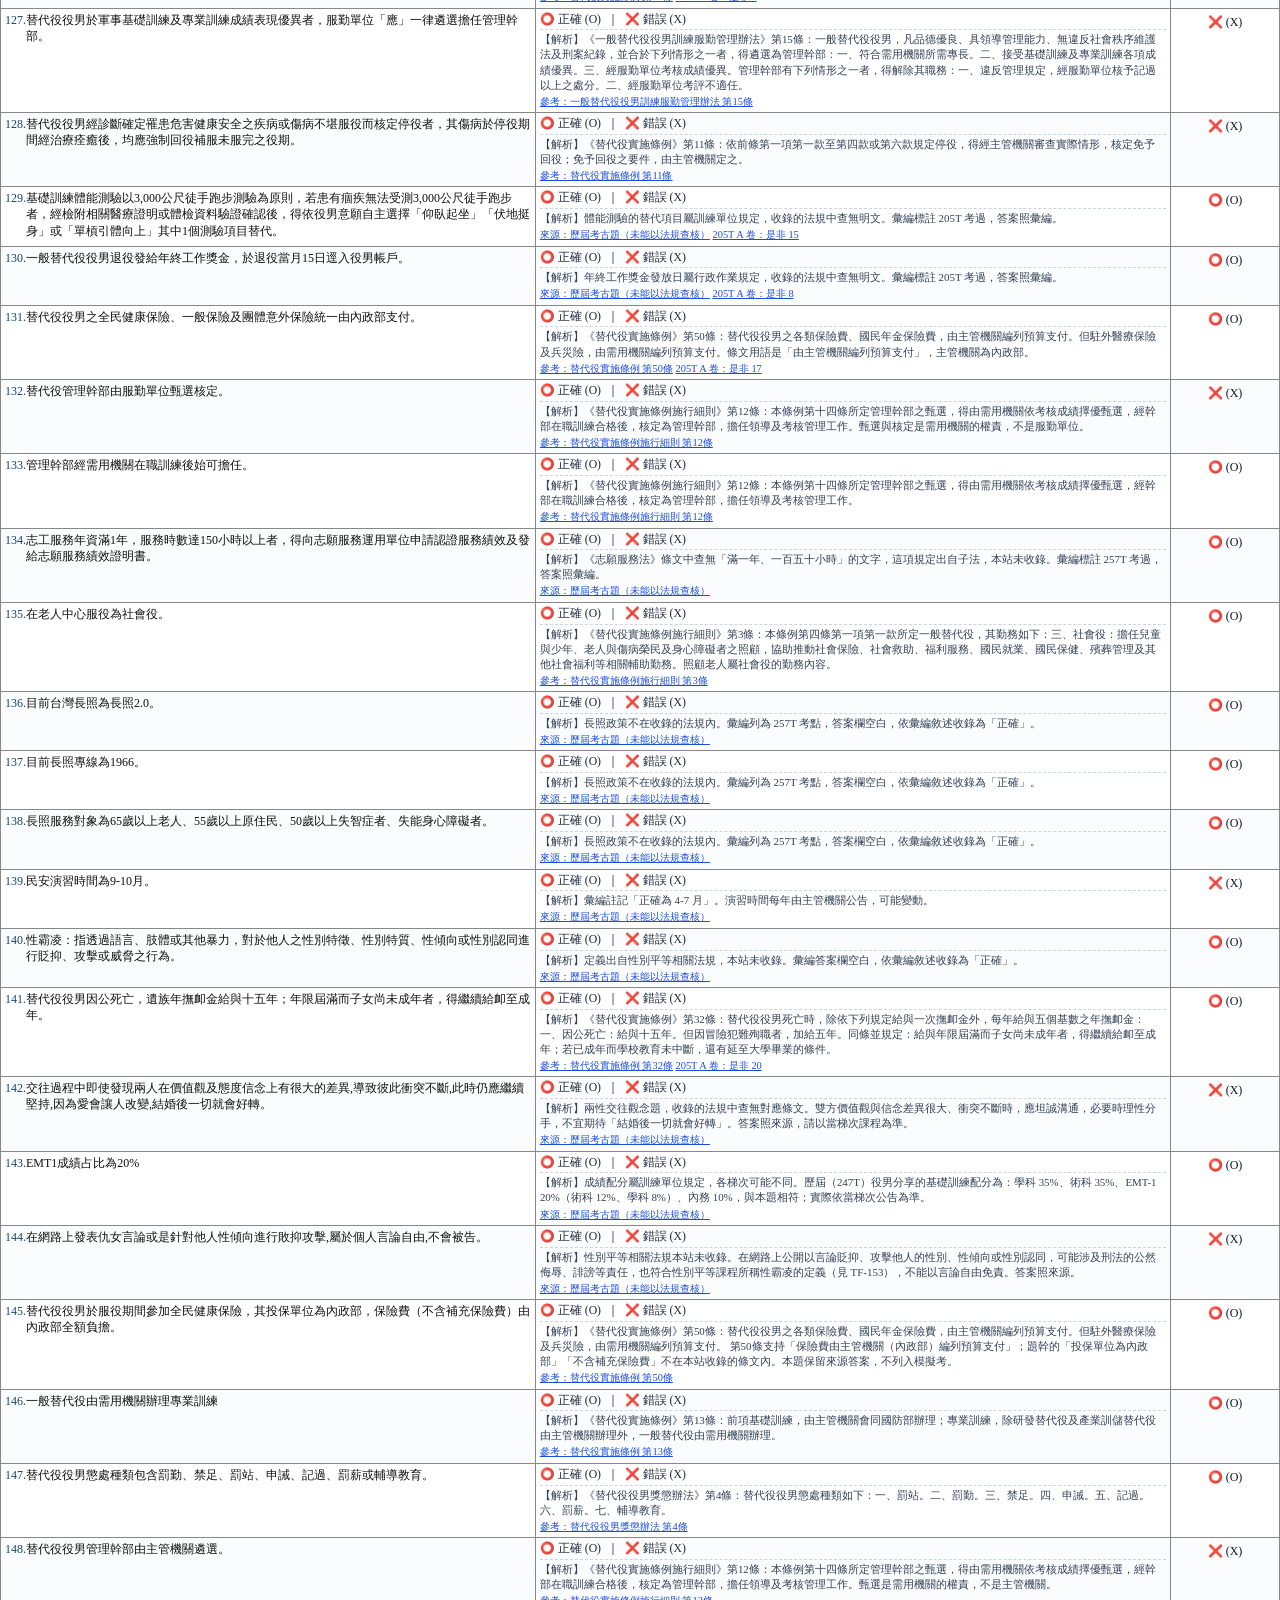
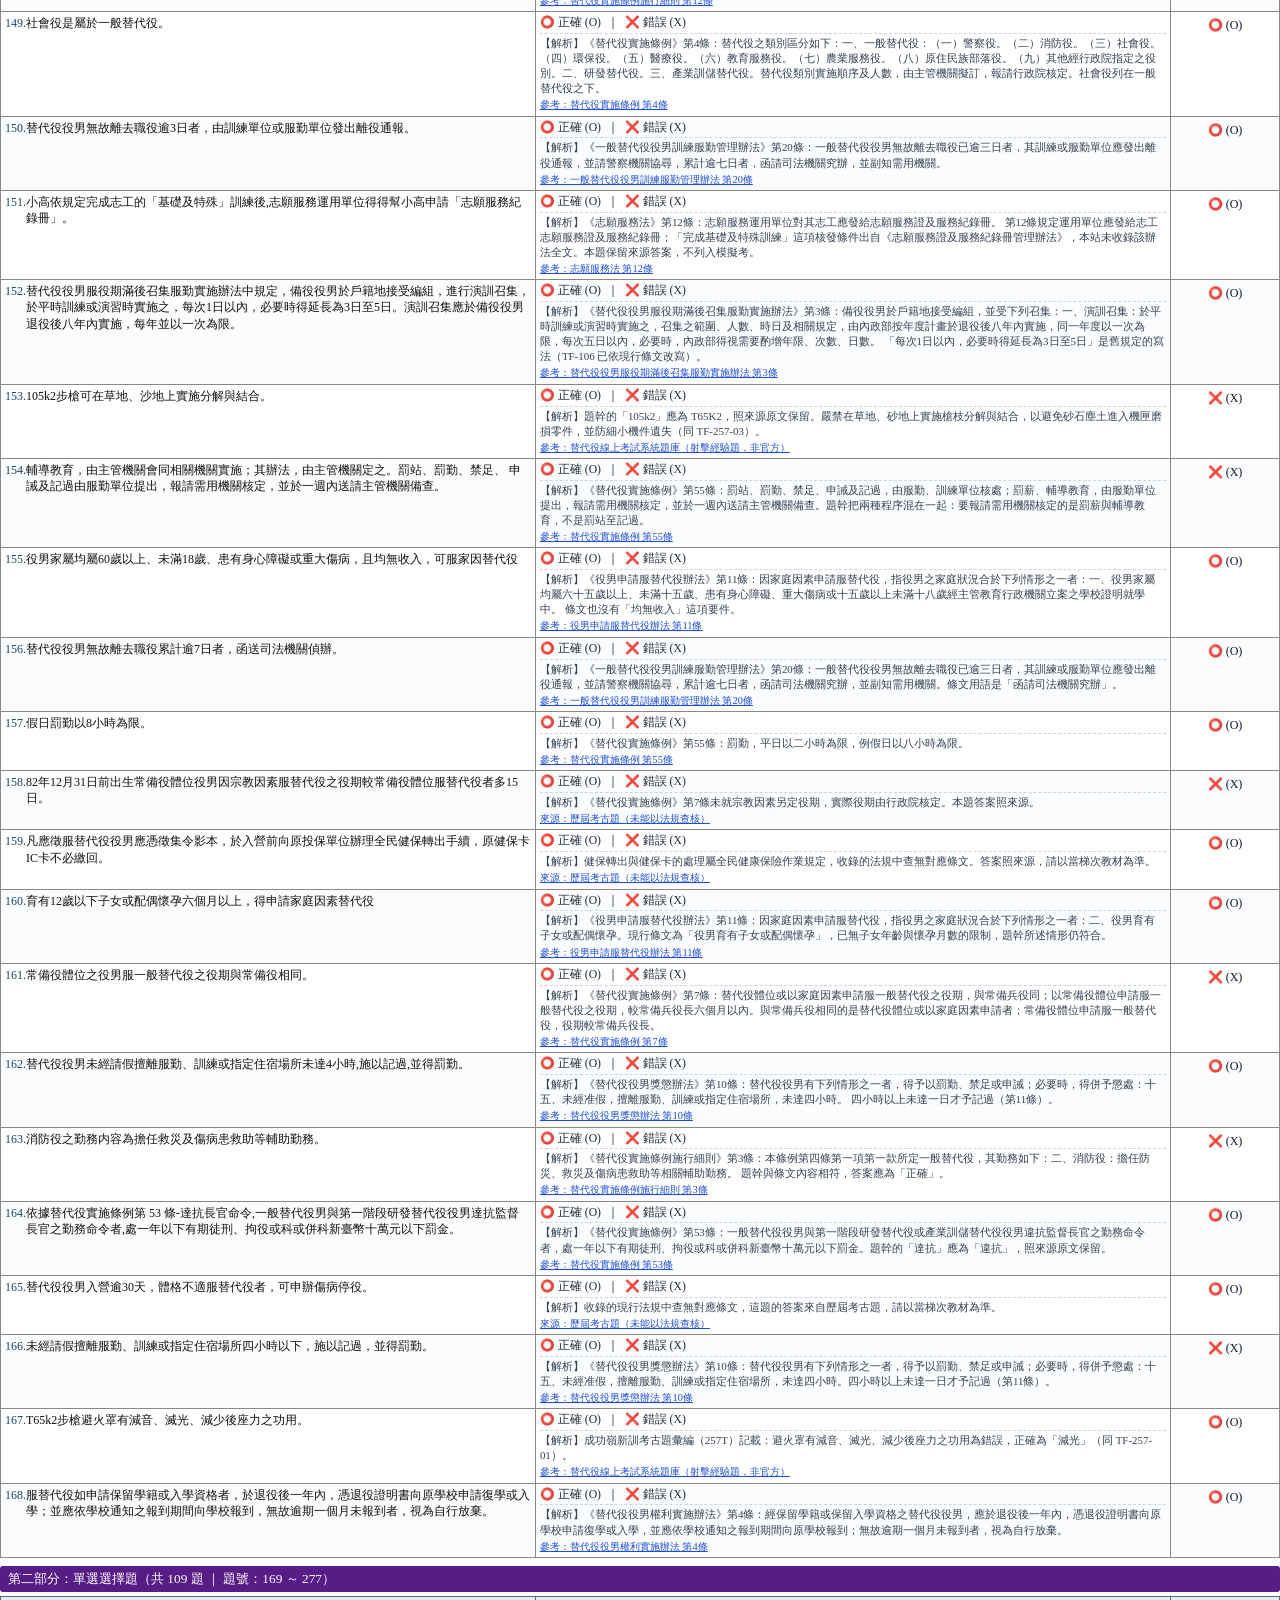
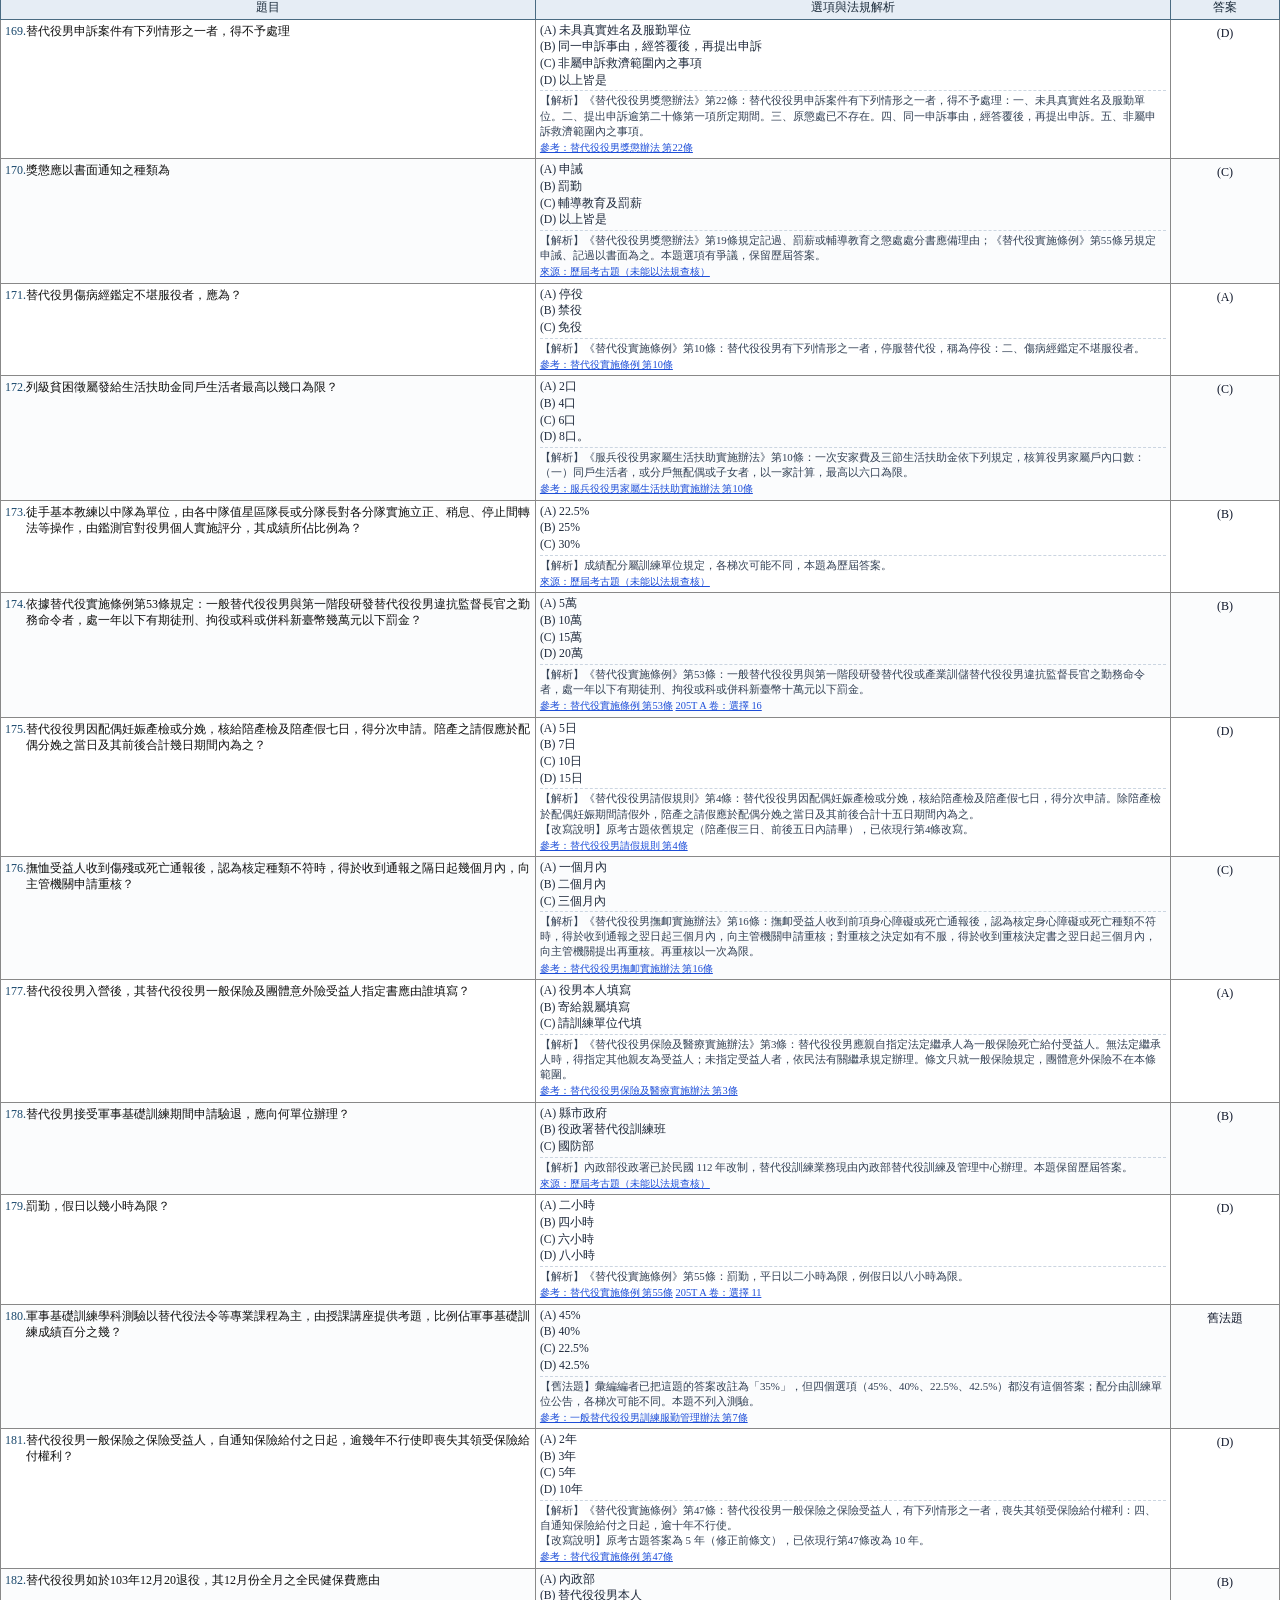
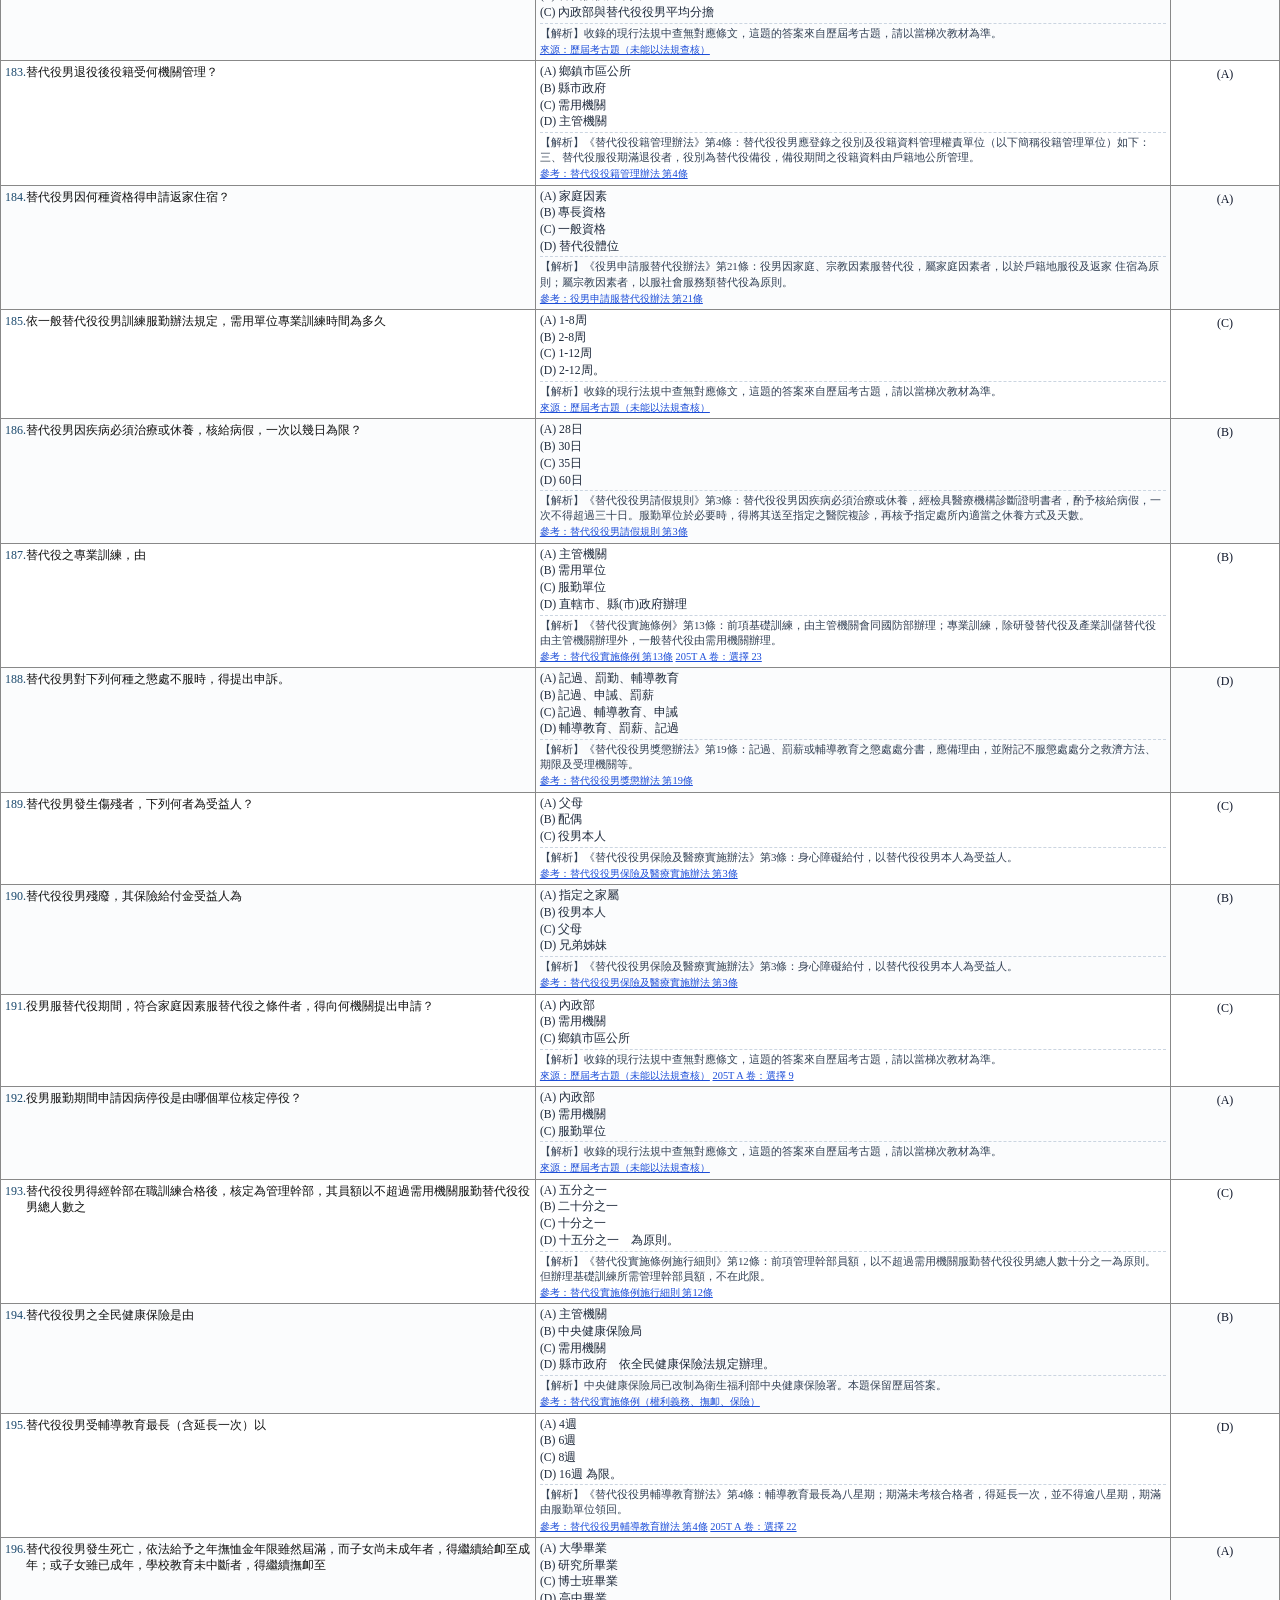
<file: pdf/questions_biaukai.html>
<!DOCTYPE html>
<html lang="zh-TW">
<head>
<meta charset="utf-8">
<title>新訓歷屆來源題（非官方原卷）</title>
<style>
  /* 標楷體沒有粗體字重，合成粗體會被輸出成 Type3 字型而讓 PDF 膨脹 */
  strong, b, th { font-weight: normal; }
  @page {
    size: A4 portrait;
    margin: 8mm 8mm 10mm 8mm;
    @bottom-right {
      content: "第 " counter(page) " 頁，共 " counter(pages) " 頁";
      font-family: "DFKai-SB", "標楷體", "BiauKai", "KaiTi", serif;
      font-size: 8pt;
      color: #555;
    }
    @bottom-left {
      content: "新訓歷屆來源題 ｜ 非官方原卷";
      font-family: "DFKai-SB", "標楷體", "BiauKai", "KaiTi", serif;
      font-size: 8pt;
      color: #555;
    }
  }

  body {
    font-family: "DFKai-SB", "標楷體", "BiauKai", "KaiTi", "Times New Roman", serif;
    font-size: 9.3pt;
    line-height: 1.34;
    color: #111;
    margin: 0;
    padding: 0;
  }

  /* Document Header */
  .doc-header {
    text-align: center;
    border-bottom: 2px solid #222;
    padding-bottom: 4px;
    margin-bottom: 6px;
  }
  .doc-title {
    font-size: 15pt;
    font-weight: normal;
    letter-spacing: 1px;
    margin: 0 0 2px 0;
  }
  .doc-subtitle {
    font-size: 9.5pt;
    font-weight: normal;
    color: #2b4c7e;
    margin: 0 0 2px 0;
  }
  .doc-meta {
    font-size: 8pt;
    color: #444;
  }

  /* Section Banners */
  .section-banner {
    font-size: 10pt;
    font-weight: normal;
    padding: 4px 8px;
    margin-top: 8px;
    margin-bottom: 4px;
    border-radius: 3px;
    page-break-after: avoid;
    break-after: avoid;
  }
  .tf-banner {
    background-color: #1e40af;
    color: #ffffff;
  }
  .mc-banner {
    background-color: #581c87;
    color: #ffffff;
  }

  /* Table Style */
  table {
    width: 100%;
    border-collapse: collapse;
    table-layout: fixed;
    page-break-inside: auto;
    margin-bottom: 8px;
  }
  thead {
    display: table-header-group;
  }
  tr {
    page-break-inside: avoid;
    page-break-after: auto;
  }
  th {
    background-color: #e6edf5;
    color: #1a2a3a;
    border: 1px solid #4a6b82;
    padding: 3px 4px;
    font-size: 8.8pt;
    font-weight: normal;
    text-align: center;
  }
  td {
    border: 1px solid #888;
    padding: 3px 4px;
    vertical-align: top;
    font-size: 9pt;
    word-break: break-word;
  }
  tr:nth-child(even) {
    background-color: #fbfcfd;
  }

  /* 題號與題幹共用一欄；解析獲得較多橫向空間，減少換行。 */
  .col-q { width: 42%; }
  .col-opt { width: 50%; }
  .col-ans { width: 8%; }
  .qprompt { display: grid; grid-template-columns: max-content minmax(0,1fr); }
  .qnum { color: #17466b; white-space: nowrap; }
  .qtext { min-width: 0; overflow-wrap: anywhere; }

  .text-center { text-align: center; }

  /* Badges & Tags */
  .badge {
    display: inline-block;
    padding: 0 3px;
    border-radius: 2px;
    font-size: 7.8pt;
    font-weight: normal;
    margin-right: 2px;
    vertical-align: baseline;
    line-height: 1.25;
  }
  .badge-tf { background-color: #dbeafe; color: #1e40af; border: 1px solid #93c5fd; }
  .badge-mc { background-color: #f3e8ff; color: #6b21a8; border: 1px solid #d8b4fe; }
  .badge-exam {
    background-color: #fef3c7;
    color: #92400e;
    border: 1px solid #fcd34d;
    font-size: 7.2pt;
    font-weight: normal;
  }

  /* Options list (clean neutral text color, NO green spoilers) */
  .opt-list { font-size: 8.8pt; line-height: 1.34; margin-bottom: 1px; }
  .opt-item { margin-bottom: 1px; color: #1e293b; }
  .tf-line {
    font-size: 8.8pt;
    margin-bottom: 1px;
    color: #1e293b;
  }

  /* Legal explanation & compact source citation */
  .expl-box {
    font-size: 8.2pt;
    color: #334155;
    line-height: 1.38;
    border-top: 1px dashed #cbd5e1;
    padding-top: 2px;
    margin-top: 2px;
  }
  .source-sub {
    font-size: 7.8pt;
    margin-top: 2px;
    color: #2563eb;
  }
  .source-link {
    font-size: 7.8pt;
    color: #1d4ed8;
    text-decoration: underline;
    line-height: 1.2;
    word-break: break-all;
  }

  /* Rightmost Answer Column (easy to cover with a bookmark/ruler) */
  .ans-cell {
    font-size: 9pt;
    font-weight: normal;
    color: #0f172a;
    padding-top: 2px;
  }
</style>
</head>
<body>

  <!-- Header -->
  <div class="doc-header">
    <div class="doc-title">新訓歷屆來源題（非官方原卷）</div>
    <div class="doc-subtitle">有解析版 ｜ 共 277 題（是非 168 · 選擇 109）</div>
  </div>

  <!-- Part 1: True / False -->
  <div class="section-banner tf-banner">第一部分：是非題（共 168 題 ｜ 題號：1 ～ 168）</div>
  <table>

    <thead>
      <tr>
        <th class="col-q">題目</th>
        <th class="col-opt">選項與法規解析</th>
        <th class="col-ans">答案</th>
      </tr>
    </thead>

    <tbody>

        <tr data-qid="TF-001">
          <td class="col-q"><div class="qprompt"><span class="qnum">001.</span><span class="qtext">替代役之主管機關為內政部。</span></div></td>
          <td class="col-opt"><div class="tf-line">⭕ 正確 (O) &nbsp;｜&nbsp; ❌ 錯誤 (X)</div><div class="expl-box"><strong>【解析】</strong>《替代役實施條例》第2條：本條例之主管機關為內政部。<div class="source-sub"><a href="https://law.moj.gov.tw/LawClass/LawSingle.aspx?pcode=D0040017&flno=2" target="_blank" class="source-link">參考：替代役實施條例 第2條</a></div></div></td>
          <td class="col-ans text-center"><div class="ans-cell"><strong>⭕ (O)</strong></div></td>
        </tr>

        <tr data-qid="TF-002">
          <td class="col-q"><div class="qprompt"><span class="qnum">002.</span><span class="qtext">所謂替代役，係指役齡男子於需用機關擔任輔助性工作，履行政府公共事務或其他社會服務。</span></div></td>
          <td class="col-opt"><div class="tf-line">⭕ 正確 (O) &nbsp;｜&nbsp; ❌ 錯誤 (X)</div><div class="expl-box"><strong>【解析】</strong>《替代役實施條例》第3條：本條例所稱替代役，指役齡男子於需用機關擔任輔助性工作，履行政府公共事務或其他社會服務；或於經主管機關認可之政府機關、公立研究機關（構）、大學校院、行政法人或財團法人研究機構及民間產業機構（以下簡稱用人單位）從事科技、產業研究發展或技術工作。<div class="source-sub"><a href="https://law.moj.gov.tw/LawClass/LawSingle.aspx?pcode=D0040017&flno=3" target="_blank" class="source-link">參考：替代役實施條例 第3條</a></div></div></td>
          <td class="col-ans text-center"><div class="ans-cell"><strong>⭕ (O)</strong></div></td>
        </tr>

        <tr data-qid="TF-003">
          <td class="col-q"><div class="qprompt"><span class="qnum">003.</span><span class="qtext">社會役是屬於替代役社會治安類的役別。</span></div></td>
          <td class="col-opt"><div class="tf-line">⭕ 正確 (O) &nbsp;｜&nbsp; ❌ 錯誤 (X)</div><div class="expl-box"><strong>【解析】</strong>《替代役實施條例》第4條：替代役之類別區分如下：一、一般替代役：（一）警察役。（二）消防役。（三）社會役。（四）環保役。（五）醫療役。（六）教育服務役。（七）農業服務役。（八）原住民族部落役。（九）其他經行政院指定之役別。二、研發替代役。三、產業訓儲替代役。替代役類別實施順序及人數，由主管機關擬訂，報請行政院核定。現行條文已不再區分「社會治安類」「社會服務類」。<div class="source-sub"><a href="https://law.moj.gov.tw/LawClass/LawSingle.aspx?pcode=D0040017&flno=4" target="_blank" class="source-link">參考：替代役實施條例 第4條</a></div></div></td>
          <td class="col-ans text-center"><div class="ans-cell"><strong>❌ (X)</strong></div></td>
        </tr>

        <tr data-qid="TF-004">
          <td class="col-q"><div class="qprompt"><span class="qnum">004.</span><span class="qtext">文化服務役是屬於替代役社會服務類之役別。</span></div></td>
          <td class="col-opt"><div class="tf-line">⭕ 正確 (O) &nbsp;｜&nbsp; ❌ 錯誤 (X)</div><div class="expl-box"><strong>【解析】</strong>《替代役實施條例》第4條：替代役之類別區分如下：一、一般替代役：（一）警察役。（二）消防役。（三）社會役。（四）環保役。（五）醫療役。（六）教育服務役。（七）農業服務役。（八）原住民族部落役。（九）其他經行政院指定之役別。二、研發替代役。三、產業訓儲替代役。替代役類別實施順序及人數，由主管機關擬訂，報請行政院核定。現行條文沒有「文化服務役」，也不再區分「社會服務類」。<div class="source-sub"><a href="https://law.moj.gov.tw/LawClass/LawSingle.aspx?pcode=D0040017&flno=4" target="_blank" class="source-link">參考：替代役實施條例 第4條</a></div></div></td>
          <td class="col-ans text-center"><div class="ans-cell"><strong>❌ (X)</strong></div></td>
        </tr>

        <tr data-qid="TF-005">
          <td class="col-q"><div class="qprompt"><span class="qnum">005.</span><span class="qtext">警察役之勤務內容為擔任救災及傷病患救助等輔助勤務。</span></div></td>
          <td class="col-opt"><div class="tf-line">⭕ 正確 (O) &nbsp;｜&nbsp; ❌ 錯誤 (X)</div><div class="expl-box"><strong>【解析】</strong>《替代役實施條例施行細則》第3條：本條例第四條第一項第一款所定一般替代役，其勤務如下：二、消防役：擔任防災、救災及傷病患救助等相關輔助勤務。<div class="source-sub"><a href="https://law.moj.gov.tw/LawClass/LawSingle.aspx?pcode=D0040018&flno=3" target="_blank" class="source-link">參考：替代役實施條例施行細則 第3條</a></div></div></td>
          <td class="col-ans text-center"><div class="ans-cell"><strong>❌ (X)</strong></div></td>
        </tr>

        <tr data-qid="TF-006">
          <td class="col-q"><div class="qprompt"><span class="qnum">006.</span><span class="qtext">替代役實施條例所稱需用機關，係指替代役男擔任輔助務處所之管理單位。</span></div></td>
          <td class="col-opt"><div class="tf-line">⭕ 正確 (O) &nbsp;｜&nbsp; ❌ 錯誤 (X)</div><div class="expl-box"><strong>【解析】</strong>《替代役實施條例施行細則》第2條：本條例所稱需用機關，指一般替代役役男服勤單位之中央各該主管機關；所稱服勤單位，指一般替代役役男擔任輔助勤務處所之管理單位；所稱用人單位，指經主管機關認可之從事科技、產業研究發展或技術工作之政府機關、公立研究機關（構）、大學校院、行政法人或財團法人研究機構及民間產業機構。<div class="source-sub"><a href="https://law.moj.gov.tw/LawClass/LawSingle.aspx?pcode=D0040018&flno=2" target="_blank" class="source-link">參考：替代役實施條例施行細則 第2條</a> <span class="source-link">205T A 卷：選擇 24</span></div></div></td>
          <td class="col-ans text-center"><div class="ans-cell"><strong>❌ (X)</strong></div></td>
        </tr>

        <tr data-qid="TF-007">
          <td class="col-q"><div class="qprompt"><span class="qnum">007.</span><span class="qtext">替代役實施條例所稱服勤單位，係指替代役男服勤單位中央各該主管機關。</span></div></td>
          <td class="col-opt"><div class="tf-line">⭕ 正確 (O) &nbsp;｜&nbsp; ❌ 錯誤 (X)</div><div class="expl-box"><strong>【解析】</strong>《替代役實施條例施行細則》第2條：本條例所稱需用機關，指一般替代役役男服勤單位之中央各該主管機關；所稱服勤單位，指一般替代役役男擔任輔助勤務處所之管理單位；所稱用人單位，指經主管機關認可之從事科技、產業研究發展或技術工作之政府機關、公立研究機關（構）、大學校院、行政法人或財團法人研究機構及民間產業機構。<div class="source-sub"><a href="https://law.moj.gov.tw/LawClass/LawSingle.aspx?pcode=D0040018&flno=2" target="_blank" class="source-link">參考：替代役實施條例施行細則 第2條</a></div></div></td>
          <td class="col-ans text-center"><div class="ans-cell"><strong>❌ (X)</strong></div></td>
        </tr>

        <tr data-qid="TF-008">
          <td class="col-q"><div class="qprompt"><span class="qnum">008.</span><span class="qtext">教育服務役之勤務內容為擔任都會地區國民中小學教育輔助勤務。</span></div></td>
          <td class="col-opt"><div class="tf-line">⭕ 正確 (O) &nbsp;｜&nbsp; ❌ 錯誤 (X)</div><div class="expl-box"><strong>【解析】</strong>《替代役實施條例施行細則》第3條：本條例第四條第一項第一款所定一般替代役，其勤務如下：六、教育服務役：擔任山地、離島、偏遠地區、師資缺乏區國民中、小學、特殊教育與國外輔助教學，及協助校園安全、中輟生輔導等教育相關輔助性勤務。<div class="source-sub"><a href="https://law.moj.gov.tw/LawClass/LawSingle.aspx?pcode=D0040018&flno=3" target="_blank" class="source-link">參考：替代役實施條例施行細則 第3條</a></div></div></td>
          <td class="col-ans text-center"><div class="ans-cell"><strong>❌ (X)</strong></div></td>
        </tr>

        <tr data-qid="TF-009">
          <td class="col-q"><div class="qprompt"><span class="qnum">009.</span><span class="qtext">醫療役之勤務內容為擔任都會地區及醫療資源不缺乏地區醫療保健服務、防疫、公共衛生之稽查等輔助勤務。</span></div></td>
          <td class="col-opt"><div class="tf-line">⭕ 正確 (O) &nbsp;｜&nbsp; ❌ 錯誤 (X)</div><div class="expl-box"><strong>【解析】</strong>《替代役實施條例施行細則》第3條：本條例第四條第一項第一款所定一般替代役，其勤務如下：五、醫療役：擔任山地、離島、偏遠地區、國外、醫療資源缺乏區與相關衛生醫療單位等之醫療保健服務及防疫、稽查、公共衛生之管理等相關輔助勤務。<div class="source-sub"><a href="https://law.moj.gov.tw/LawClass/LawSingle.aspx?pcode=D0040018&flno=3" target="_blank" class="source-link">參考：替代役實施條例施行細則 第3條</a></div></div></td>
          <td class="col-ans text-center"><div class="ans-cell"><strong>❌ (X)</strong></div></td>
        </tr>

        <tr data-qid="TF-010">
          <td class="col-q"><div class="qprompt"><span class="qnum">010.</span><span class="qtext">中華民國男子年滿18歲之翌年一月一日起，於徵兵檢查為常備役(甲乙等)體位者，得依志願申請服替代役。</span></div></td>
          <td class="col-opt"><div class="tf-line">⭕ 正確 (O) &nbsp;｜&nbsp; ❌ 錯誤 (X)</div><div class="expl-box"><strong>【解析】</strong>《替代役實施條例》第5條：中華民國男子年滿十八歲之翌年一月一日起，除依第五條之一規定申請服研發替代役或產業訓儲替代役外，經徵兵檢查為常備役體位者，得依志願申請服一般替代役；檢查為替代役體位者，服一般替代役。條文用語是「一般替代役」。<div class="source-sub"><a href="https://law.moj.gov.tw/LawClass/LawSingle.aspx?pcode=D0040017&flno=5" target="_blank" class="source-link">參考：替代役實施條例 第5條</a></div></div></td>
          <td class="col-ans text-center"><div class="ans-cell"><strong>⭕ (O)</strong></div></td>
        </tr>

        <tr data-qid="TF-011">
          <td class="col-q"><div class="qprompt"><span class="qnum">011.</span><span class="qtext">行政院核定常備役(甲乙等)體位，服替代役之役期為兩年。</span></div></td>
          <td class="col-opt"><div class="tf-line">⭕ 正確 (O) &nbsp;｜&nbsp; ❌ 錯誤 (X)</div><div class="expl-box"><strong>【解析】</strong>《替代役實施條例》第7條只規定常備役體位申請服一般替代役的役期「較常備兵役長六個月以內」，實際月數由行政院核定，條文沒有寫明。<div class="source-sub"><a href="https://law.moj.gov.tw/LawClass/LawAll.aspx?pcode=D0040017" target="_blank" class="source-link">參考：替代役實施條例</a></div></div></td>
          <td class="col-ans text-center"><div class="ans-cell"><strong>❌ (X)</strong></div></td>
        </tr>

        <tr data-qid="TF-012">
          <td class="col-q"><div class="qprompt"><span class="qnum">012.</span><span class="qtext">常備役體位(甲乙等)因家庭因素服替代役役期為一年10個月。</span></div></td>
          <td class="col-opt"><div class="tf-line">⭕ 正確 (O) &nbsp;｜&nbsp; ❌ 錯誤 (X)</div><div class="expl-box"><strong>【解析】</strong>《替代役實施條例》第7條：替代役體位或以家庭因素申請服一般替代役之役期，與常備兵役同；以常備役體位申請服一般替代役之役期，較常備兵役長六個月以內。<div class="source-sub"><a href="https://law.moj.gov.tw/LawClass/LawSingle.aspx?pcode=D0040017&flno=7" target="_blank" class="source-link">參考：替代役實施條例 第7條</a></div></div></td>
          <td class="col-ans text-center"><div class="ans-cell"><strong>❌ (X)</strong></div></td>
        </tr>

        <tr data-qid="TF-013">
          <td class="col-q"><div class="qprompt"><span class="qnum">013.</span><span class="qtext">常備役體位因宗教因素服替代役者役期為兩年兩個月。</span></div></td>
          <td class="col-opt"><div class="tf-line">⭕ 正確 (O) &nbsp;｜&nbsp; ❌ 錯誤 (X)</div><div class="expl-box"><strong>【解析】</strong>《替代役實施條例》第7條未就宗教因素另定役期，實際役期由行政院核定。<div class="source-sub"><a href="https://law.moj.gov.tw/LawClass/LawAll.aspx?pcode=D0040017" target="_blank" class="source-link">參考：替代役實施條例</a></div></div></td>
          <td class="col-ans text-center"><div class="ans-cell"><strong>❌ (X)</strong></div></td>
        </tr>

        <tr data-qid="TF-014">
          <td class="col-q"><div class="qprompt"><span class="qnum">014.</span><span class="qtext">替代役役男經診斷確定罹患足以危害團體健康及安全之病者，停服替代役，稱為停役。</span></div></td>
          <td class="col-opt"><div class="tf-line">⭕ 正確 (O) &nbsp;｜&nbsp; ❌ 錯誤 (X)</div><div class="expl-box"><strong>【解析】</strong>《替代役實施條例》第10條：替代役役男有下列情形之一者，停服替代役，稱為停役：一、經診斷確定罹患足以危害團體健康及安全之疾病者。<div class="source-sub"><a href="https://law.moj.gov.tw/LawClass/LawSingle.aspx?pcode=D0040017&flno=10" target="_blank" class="source-link">參考：替代役實施條例 第10條</a></div></div></td>
          <td class="col-ans text-center"><div class="ans-cell"><strong>⭕ (O)</strong></div></td>
        </tr>

        <tr data-qid="TF-015">
          <td class="col-q"><div class="qprompt"><span class="qnum">015.</span><span class="qtext">替代役男停役期間，替代役役期仍可列入計算。</span></div></td>
          <td class="col-opt"><div class="tf-line">⭕ 正確 (O) &nbsp;｜&nbsp; ❌ 錯誤 (X)</div><div class="expl-box"><strong>【解析】</strong>《替代役實施條例》第10條：前項停役期間，不算入替代役役期。<div class="source-sub"><a href="https://law.moj.gov.tw/LawClass/LawSingle.aspx?pcode=D0040017&flno=10" target="_blank" class="source-link">參考：替代役實施條例 第10條</a></div></div></td>
          <td class="col-ans text-center"><div class="ans-cell"><strong>❌ (X)</strong></div></td>
        </tr>

        <tr data-qid="TF-016">
          <td class="col-q"><div class="qprompt"><span class="qnum">016.</span><span class="qtext">替代役役男因家庭發生重大變故，須負擔家庭生計主要責任或因其他特殊事故，經內政部核定者，得辦理停役。</span></div></td>
          <td class="col-opt"><div class="tf-line">⭕ 正確 (O) &nbsp;｜&nbsp; ❌ 錯誤 (X)</div><div class="expl-box"><strong>【解析】</strong>《替代役實施條例》第12條：替代役役男於服役期間，有下列情形之一者，得提前退役：二、役男家庭發生重大變故，須負擔家庭生計主要責任或因其他特殊事故，經主管機關核定者。<div class="source-sub"><a href="https://law.moj.gov.tw/LawClass/LawSingle.aspx?pcode=D0040017&flno=12" target="_blank" class="source-link">參考：替代役實施條例 第12條</a></div></div></td>
          <td class="col-ans text-center"><div class="ans-cell"><strong>❌ (X)</strong></div></td>
        </tr>

        <tr data-qid="TF-017">
          <td class="col-q"><div class="qprompt"><span class="qnum">017.</span><span class="qtext">替代役役男因家庭發生重大變故，須負擔家庭生計主要責任或因其他特殊事故，經內政部核定者，得辦理提前退役。</span></div></td>
          <td class="col-opt"><div class="tf-line">⭕ 正確 (O) &nbsp;｜&nbsp; ❌ 錯誤 (X)</div><div class="expl-box"><strong>【解析】</strong>《替代役實施條例》第12條：替代役役男於服役期間，有下列情形之一者，得提前退役：二、役男家庭發生重大變故，須負擔家庭生計主要責任或因其他特殊事故，經主管機關核定者。<div class="source-sub"><a href="https://law.moj.gov.tw/LawClass/LawSingle.aspx?pcode=D0040017&flno=12" target="_blank" class="source-link">參考：替代役實施條例 第12條</a> <span class="source-link">205T A 卷：選擇 14</span></div></div></td>
          <td class="col-ans text-center"><div class="ans-cell"><strong>⭕ (O)</strong></div></td>
        </tr>

        <tr data-qid="TF-018">
          <td class="col-q"><div class="qprompt"><span class="qnum">018.</span><span class="qtext">替代役訓練區分為基礎訓練及專業訓練。</span></div></td>
          <td class="col-opt"><div class="tf-line">⭕ 正確 (O) &nbsp;｜&nbsp; ❌ 錯誤 (X)</div><div class="expl-box"><strong>【解析】</strong>《替代役實施條例》第13條：訓練區分為基礎訓練及專業訓練。<br><strong>【改寫說明】</strong>原題幹為「軍事基礎訓練」；現行第13條的用語是「基礎訓練」，已依條文更新。<div class="source-sub"><a href="https://law.moj.gov.tw/LawClass/LawSingle.aspx?pcode=D0040017&flno=13" target="_blank" class="source-link">參考：替代役實施條例 第13條</a></div></div></td>
          <td class="col-ans text-center"><div class="ans-cell"><strong>⭕ (O)</strong></div></td>
        </tr>

        <tr data-qid="TF-019">
          <td class="col-q"><div class="qprompt"><span class="qnum">019.</span><span class="qtext">替代役役男服役期間，不具有現役軍人身分。</span></div></td>
          <td class="col-opt"><div class="tf-line">⭕ 正確 (O) &nbsp;｜&nbsp; ❌ 錯誤 (X)</div><div class="expl-box"><strong>【解析】</strong>收錄的現行法規中沒有「不具現役軍人身分」的明文，本題為歷屆答案。<div class="source-sub"><a href="https://law.moj.gov.tw/LawClass/LawAll.aspx?pcode=D0040017" target="_blank" class="source-link">參考：替代役實施條例</a></div></div></td>
          <td class="col-ans text-center"><div class="ans-cell"><strong>⭕ (O)</strong></div></td>
        </tr>

        <tr data-qid="TF-020">
          <td class="col-q"><div class="qprompt"><span class="qnum">020.</span><span class="qtext">替代役役男服役期間，享有學生得保留學籍之權利。</span></div></td>
          <td class="col-opt"><div class="tf-line">⭕ 正確 (O) &nbsp;｜&nbsp; ❌ 錯誤 (X)</div><div class="expl-box"><strong>【解析】</strong>《替代役實施條例》第20條：替代役役男除本條例另有規定者外，享有下列權利：一、學生保留學籍，職工保留底缺年資。<div class="source-sub"><a href="https://law.moj.gov.tw/LawClass/LawSingle.aspx?pcode=D0040017&flno=20" target="_blank" class="source-link">參考：替代役實施條例 第20條</a></div></div></td>
          <td class="col-ans text-center"><div class="ans-cell"><strong>⭕ (O)</strong></div></td>
        </tr>

        <tr data-qid="TF-021">
          <td class="col-q"><div class="qprompt"><span class="qnum">021.</span><span class="qtext">替代役役男參加政府舉辦之考試，服勤單位得給予公假。</span></div></td>
          <td class="col-opt"><div class="tf-line">⭕ 正確 (O) &nbsp;｜&nbsp; ❌ 錯誤 (X)</div><div class="expl-box"><strong>【解析】</strong>《替代役役男權利實施辦法》第2條：替代役役男權利實施之權責劃分如下：三、參加政府舉辦考試之給予公假事項：由服勤單位辦理。<div class="source-sub"><a href="https://law.moj.gov.tw/LawClass/LawSingle.aspx?pcode=D0040024&flno=2" target="_blank" class="source-link">參考：替代役役男權利實施辦法 第2條</a></div></div></td>
          <td class="col-ans text-center"><div class="ans-cell"><strong>⭕ (O)</strong></div></td>
        </tr>

        <tr data-qid="TF-022">
          <td class="col-q"><div class="qprompt"><span class="qnum">022.</span><span class="qtext">替代役役男服役期間不得從事兼職、兼差及其他相關營利行為。</span></div></td>
          <td class="col-opt"><div class="tf-line">⭕ 正確 (O) &nbsp;｜&nbsp; ❌ 錯誤 (X)</div><div class="expl-box"><strong>【解析】</strong>《替代役實施條例》第24條：替代役役男應履行下列義務：五、服役期間不得從事兼職、兼差及其他營利行為。<div class="source-sub"><a href="https://law.moj.gov.tw/LawClass/LawSingle.aspx?pcode=D0040017&flno=24" target="_blank" class="source-link">參考：替代役實施條例 第24條</a></div></div></td>
          <td class="col-ans text-center"><div class="ans-cell"><strong>⭕ (O)</strong></div></td>
        </tr>

        <tr data-qid="TF-023">
          <td class="col-q"><div class="qprompt"><span class="qnum">023.</span><span class="qtext">替代役役男均應參加全民健保、替代役役男一般保險及團體意外保險。</span></div></td>
          <td class="col-opt"><div class="tf-line">⭕ 正確 (O) &nbsp;｜&nbsp; ❌ 錯誤 (X)</div><div class="expl-box"><strong>【解析】</strong>《替代役實施條例》第40條：替代役役男均應參加全民健康保險、替代役役男一般保險及團體意外保險。<div class="source-sub"><a href="https://law.moj.gov.tw/LawClass/LawSingle.aspx?pcode=D0040017&flno=40" target="_blank" class="source-link">參考：替代役實施條例 第40條</a></div></div></td>
          <td class="col-ans text-center"><div class="ans-cell"><strong>⭕ (O)</strong></div></td>
        </tr>

        <tr data-qid="TF-024">
          <td class="col-q"><div class="qprompt"><span class="qnum">024.</span><span class="qtext">替代役役男之各類保險費，由內政部編列預算支付。</span></div></td>
          <td class="col-opt"><div class="tf-line">⭕ 正確 (O) &nbsp;｜&nbsp; ❌ 錯誤 (X)</div><div class="expl-box"><strong>【解析】</strong>《替代役實施條例》第50條：替代役役男之各類保險費、國民年金保險費，由主管機關編列預算支付。但駐外醫療保險及兵災險，由需用機關編列預算支付。<div class="source-sub"><a href="https://law.moj.gov.tw/LawClass/LawSingle.aspx?pcode=D0040017&flno=50" target="_blank" class="source-link">參考：替代役實施條例 第50條</a></div></div></td>
          <td class="col-ans text-center"><div class="ans-cell"><strong>⭕ (O)</strong></div></td>
        </tr>

        <tr data-qid="TF-025">
          <td class="col-q"><div class="qprompt"><span class="qnum">025.</span><span class="qtext">替代役役男違抗長官之勤務命令者，處一年以下有期徒刑，拘役或科或併科新台幣10萬元以下罰金。</span></div></td>
          <td class="col-opt"><div class="tf-line">⭕ 正確 (O) &nbsp;｜&nbsp; ❌ 錯誤 (X)</div><div class="expl-box"><strong>【解析】</strong>《替代役實施條例》第53條：一般替代役役男與第一階段研發替代役或產業訓儲替代役役男違抗監督長官之勤務命令者，處一年以下有期徒刑、拘役或科或併科新臺幣十萬元以下罰金。<div class="source-sub"><a href="https://law.moj.gov.tw/LawClass/LawSingle.aspx?pcode=D0040017&flno=53" target="_blank" class="source-link">參考：替代役實施條例 第53條</a></div></div></td>
          <td class="col-ans text-center"><div class="ans-cell"><strong>⭕ (O)</strong></div></td>
        </tr>

        <tr data-qid="TF-026">
          <td class="col-q"><div class="qprompt"><span class="qnum">026.</span><span class="qtext">替代役役男違反生活及勤務管理者，視情結輕重，予以罰勤、申誡、記過、罰薪或輔導教育。</span></div></td>
          <td class="col-opt"><div class="tf-line">⭕ 正確 (O) &nbsp;｜&nbsp; ❌ 錯誤 (X)</div><div class="expl-box"><strong>【解析】</strong>《替代役實施條例》第55條：一般替代役役男與第一階段研發替代役或產業訓儲替代役役男違反生活、訓練及勤務管理規定者，視情節輕重，予以罰站、罰勤、禁足、申誡、記過、罰薪或輔導教育。題幹只列出部分懲處種類。<div class="source-sub"><a href="https://law.moj.gov.tw/LawClass/LawSingle.aspx?pcode=D0040017&flno=55" target="_blank" class="source-link">參考：替代役實施條例 第55條</a></div></div></td>
          <td class="col-ans text-center"><div class="ans-cell"><strong>⭕ (O)</strong></div></td>
        </tr>

        <tr data-qid="TF-027">
          <td class="col-q"><div class="qprompt"><span class="qnum">027.</span><span class="qtext">替代役役男違反生活及勤務管理規定，予以罰勤時，平日以兩小時為限，例假日以四小時為限。</span></div></td>
          <td class="col-opt"><div class="tf-line">⭕ 正確 (O) &nbsp;｜&nbsp; ❌ 錯誤 (X)</div><div class="expl-box"><strong>【解析】</strong>《替代役實施條例》第55條：罰勤，平日以二小時為限，例假日以八小時為限。<div class="source-sub"><a href="https://law.moj.gov.tw/LawClass/LawSingle.aspx?pcode=D0040017&flno=55" target="_blank" class="source-link">參考：替代役實施條例 第55條</a></div></div></td>
          <td class="col-ans text-center"><div class="ans-cell"><strong>❌ (X)</strong></div></td>
        </tr>

        <tr data-qid="TF-028">
          <td class="col-q"><div class="qprompt"><span class="qnum">028.</span><span class="qtext">替代役役男違反生活及勤務管理規定，予以罰薪時，扣除月薪百分之十至百分之三十，以六個月為限。</span></div></td>
          <td class="col-opt"><div class="tf-line">⭕ 正確 (O) &nbsp;｜&nbsp; ❌ 錯誤 (X)</div><div class="expl-box"><strong>【解析】</strong>《替代役實施條例》第55條：罰薪，扣除薪給百分之十至百分之三十，以三個月為限。<div class="source-sub"><a href="https://law.moj.gov.tw/LawClass/LawSingle.aspx?pcode=D0040017&flno=55" target="_blank" class="source-link">參考：替代役實施條例 第55條</a></div></div></td>
          <td class="col-ans text-center"><div class="ans-cell"><strong>❌ (X)</strong></div></td>
        </tr>

        <tr data-qid="TF-029">
          <td class="col-q"><div class="qprompt"><span class="qnum">029.</span><span class="qtext">內政部為辦理需用機關年度實施計劃之審查，宗教信仰申請案件之審議及重大爭議案件處理等事項，得設替代役審議委員會。</span></div></td>
          <td class="col-opt"><div class="tf-line">⭕ 正確 (O) &nbsp;｜&nbsp; ❌ 錯誤 (X)</div><div class="expl-box"><strong>【舊法題】</strong>現行《替代役實施條例》第56條已改為「得邀請民間團體代表、學者及專家」辦理審查，條文中已無「替代役審議委員會」。本題依舊規定出題，不列入測驗。<div class="source-sub"><a href="https://law.moj.gov.tw/LawClass/LawSingle.aspx?pcode=D0040017&flno=56" target="_blank" class="source-link">參考：替代役實施條例 第56條</a></div></div></td>
          <td class="col-ans text-center"><div class="ans-cell"><strong>舊法題</strong></div></td>
        </tr>

        <tr data-qid="TF-030">
          <td class="col-q"><div class="qprompt"><span class="qnum">030.</span><span class="qtext">服替代役之警察役役男，於執行勤務時，不得使用必要之警械。</span></div></td>
          <td class="col-opt"><div class="tf-line">⭕ 正確 (O) &nbsp;｜&nbsp; ❌ 錯誤 (X)</div><div class="expl-box"><strong>【解析】</strong>《替代役實施條例》第58條：依本條例規定服警察役之役男，於執行職務時，得使用必要之警械；其使用辦法，由主管機關定之。<div class="source-sub"><a href="https://law.moj.gov.tw/LawClass/LawSingle.aspx?pcode=D0040017&flno=58" target="_blank" class="source-link">參考：替代役實施條例 第58條</a></div></div></td>
          <td class="col-ans text-center"><div class="ans-cell"><strong>❌ (X)</strong></div></td>
        </tr>

        <tr data-qid="TF-031">
          <td class="col-q"><div class="qprompt"><span class="qnum">031.</span><span class="qtext">一般替代役役男無故離去職役已超過五日者，其訓練或服勤單位應發出離役通報，並請警察機關協尋，累計超過七日者，函請司法機關究辦，並副知需用機關。</span></div></td>
          <td class="col-opt"><div class="tf-line">⭕ 正確 (O) &nbsp;｜&nbsp; ❌ 錯誤 (X)</div><div class="expl-box"><strong>【解析】</strong>《一般替代役役男訓練服勤管理辦法》第20條：一般替代役役男無故離去職役已逾三日者，其訓練或服勤單位應發出離役通報，並請警察機關協尋，累計逾七日者，函請司法機關究辦，並副知需用機關。<div class="source-sub"><a href="https://law.moj.gov.tw/LawClass/LawSingle.aspx?pcode=D0040020&flno=20" target="_blank" class="source-link">參考：一般替代役役男訓練服勤管理辦法 第20條</a></div></div></td>
          <td class="col-ans text-center"><div class="ans-cell"><strong>❌ (X)</strong></div></td>
        </tr>

        <tr data-qid="TF-032">
          <td class="col-q"><div class="qprompt"><span class="qnum">032.</span><span class="qtext">經申請保留底缺年資之替代役男，應於退役後半年內，憑退役證明書及職工保留底缺年資證明書，向原機關、學校或公、民營事業機構申請復職。</span></div></td>
          <td class="col-opt"><div class="tf-line">⭕ 正確 (O) &nbsp;｜&nbsp; ❌ 錯誤 (X)</div><div class="expl-box"><strong>【解析】</strong>《替代役役男權利實施辦法》第6條：經保留職工底缺年資之替代役役男，應於退役後三個月內，憑退役證明書及職工保留底缺年資證明書，向原機關、學校或公、民營事業機構申請復職，並應依機關、學校或公、民營事業機構通知之報到時間，向原機關、學校或公、民營事業機構按時報到；無故逾期一個月未報到者，視為自行放棄。原機關、學校已裁撤或公、民營事業機構因合併後消滅者，向承受其業務之機關、學校或存續之公、民營事業機構申請復職。原公、民營事業機構於職工服役期間消滅者，應依勞動基準法之規定給付資遣費。<div class="source-sub"><a href="https://law.moj.gov.tw/LawClass/LawSingle.aspx?pcode=D0040024&flno=6" target="_blank" class="source-link">參考：替代役役男權利實施辦法 第6條</a> <span class="source-link">205T A 卷：是非 1</span></div></div></td>
          <td class="col-ans text-center"><div class="ans-cell"><strong>❌ (X)</strong></div></td>
        </tr>

        <tr data-qid="TF-033">
          <td class="col-q"><div class="qprompt"><span class="qnum">033.</span><span class="qtext">四人以上行進：由幹部帶隊，帶隊者行舉手禮，並問長官好，待長官回禮後始可做禮畢動作。</span></div></td>
          <td class="col-opt"><div class="tf-line">⭕ 正確 (O) &nbsp;｜&nbsp; ❌ 錯誤 (X)</div><div class="expl-box"><strong>【解析】</strong>收錄的現行法規中查無對應條文，這題的答案來自歷屆考古題，請以當梯次教材為準。<div class="source-sub"><span class="source-link">來源：歷屆考古題（未能以法規查核）</span></div></div></td>
          <td class="col-ans text-center"><div class="ans-cell"><strong>⭕ (O)</strong></div></td>
        </tr>

        <tr data-qid="TF-034">
          <td class="col-q"><div class="qprompt"><span class="qnum">034.</span><span class="qtext">替代役役男發生死亡或傷殘時，以事故發生月份之保險基數金額，核予一般保險給付。</span></div></td>
          <td class="col-opt"><div class="tf-line">⭕ 正確 (O) &nbsp;｜&nbsp; ❌ 錯誤 (X)</div><div class="expl-box"><strong>【解析】</strong>《替代役實施條例》第43條：前項死亡給付、身心障礙給付或眷屬喪葬津貼，以被保險人或其眷屬事故發生月份之保險基數金額為標準計算之。<div class="source-sub"><a href="https://law.moj.gov.tw/LawClass/LawSingle.aspx?pcode=D0040017&flno=43" target="_blank" class="source-link">參考：替代役實施條例 第43條</a></div></div></td>
          <td class="col-ans text-center"><div class="ans-cell"><strong>⭕ (O)</strong></div></td>
        </tr>

        <tr data-qid="TF-035">
          <td class="col-q"><div class="qprompt"><span class="qnum">035.</span><span class="qtext">與長官行進，應於其左後方一步隨行，遇小徑或出入時間，可請長官先行。遇長官持重物時應主動上前協助。</span></div></td>
          <td class="col-opt"><div class="tf-line">⭕ 正確 (O) &nbsp;｜&nbsp; ❌ 錯誤 (X)</div><div class="expl-box"><strong>【解析】</strong>收錄的現行法規中查無對應條文，這題的答案來自歷屆考古題，請以當梯次教材為準。<div class="source-sub"><span class="source-link">來源：歷屆考古題（未能以法規查核）</span></div></div></td>
          <td class="col-ans text-center"><div class="ans-cell"><strong>⭕ (O)</strong></div></td>
        </tr>

        <tr data-qid="TF-036">
          <td class="col-q"><div class="qprompt"><span class="qnum">036.</span><span class="qtext">替代役役男服役期間，原持用之健保 IC 卡遺失，可逕向中央健康保險局各區業務組或郵局郵寄健保 IC 卡申請表辦理補發。</span></div></td>
          <td class="col-opt"><div class="tf-line">⭕ 正確 (O) &nbsp;｜&nbsp; ❌ 錯誤 (X)</div><div class="expl-box"><strong>【解析】</strong>收錄的現行法規中查無對應條文，這題的答案來自歷屆考古題，請以當梯次教材為準。<div class="source-sub"><span class="source-link">來源：歷屆考古題（未能以法規查核）</span> <span class="source-link">205T A 卷：是非 12</span></div></div></td>
          <td class="col-ans text-center"><div class="ans-cell"><strong>⭕ (O)</strong></div></td>
        </tr>

        <tr data-qid="TF-037">
          <td class="col-q"><div class="qprompt"><span class="qnum">037.</span><span class="qtext">於走道等狹窄空間發現有人交談，無法繞道，應先說"打擾"或"對不起"，表明穿越之意思，允諾後再行通過。</span></div></td>
          <td class="col-opt"><div class="tf-line">⭕ 正確 (O) &nbsp;｜&nbsp; ❌ 錯誤 (X)</div><div class="expl-box"><strong>【解析】</strong>收錄的現行法規中查無對應條文，這題的答案來自歷屆考古題，請以當梯次教材為準。<div class="source-sub"><span class="source-link">來源：歷屆考古題（未能以法規查核）</span></div></div></td>
          <td class="col-ans text-center"><div class="ans-cell"><strong>⭕ (O)</strong></div></td>
        </tr>

        <tr data-qid="TF-038">
          <td class="col-q"><div class="qprompt"><span class="qnum">038.</span><span class="qtext">替代役役男基礎訓練期間請假，由訓練單位依相關准假權責核處。</span></div></td>
          <td class="col-opt"><div class="tf-line">⭕ 正確 (O) &nbsp;｜&nbsp; ❌ 錯誤 (X)</div><div class="expl-box"><strong>【解析】</strong>《替代役役男請假規則》第10條：替代役役男基礎訓練期間請假，由訓練單位依相關准假權責核處。<br><strong>【改寫說明】</strong>原題幹為「軍事基礎訓練期間請假由訓練單位逕行核處」，已依現行第10條文字更新。<div class="source-sub"><a href="https://law.moj.gov.tw/LawClass/LawSingle.aspx?pcode=D0040021&flno=10" target="_blank" class="source-link">參考：替代役役男請假規則 第10條</a></div></div></td>
          <td class="col-ans text-center"><div class="ans-cell"><strong>⭕ (O)</strong></div></td>
        </tr>

        <tr data-qid="TF-039">
          <td class="col-q"><div class="qprompt"><span class="qnum">039.</span><span class="qtext">替代役男請事假應擇日施以補勤。</span></div></td>
          <td class="col-opt"><div class="tf-line">⭕ 正確 (O) &nbsp;｜&nbsp; ❌ 錯誤 (X)</div><div class="expl-box"><strong>【解析】</strong>《替代役役男請假規則》第7條：替代役役男，因特殊事故必須本人親自處理者，得視需要時數核給事假，並應擇日施以補勤。<div class="source-sub"><a href="https://law.moj.gov.tw/LawClass/LawSingle.aspx?pcode=D0040021&flno=7" target="_blank" class="source-link">參考：替代役役男請假規則 第7條</a></div></div></td>
          <td class="col-ans text-center"><div class="ans-cell"><strong>⭕ (O)</strong></div></td>
        </tr>

        <tr data-qid="TF-040">
          <td class="col-q"><div class="qprompt"><span class="qnum">040.</span><span class="qtext">替代役男結婚，得核給結婚假十四日，不可分次申請，但應於一個月內請畢。</span></div></td>
          <td class="col-opt"><div class="tf-line">⭕ 正確 (O) &nbsp;｜&nbsp; ❌ 錯誤 (X)</div><div class="expl-box"><strong>【解析】</strong>《替代役役男請假規則》第5條：前項婚假可分次申請。但應於結婚之日起三個月內請畢。<div class="source-sub"><a href="https://law.moj.gov.tw/LawClass/LawSingle.aspx?pcode=D0040021&flno=5" target="_blank" class="source-link">參考：替代役役男請假規則 第5條</a></div></div></td>
          <td class="col-ans text-center"><div class="ans-cell"><strong>❌ (X)</strong></div></td>
        </tr>

        <tr data-qid="TF-041">
          <td class="col-q"><div class="qprompt"><span class="qnum">041.</span><span class="qtext">一般替代役役男受基礎訓練期間，因未達替代役體位應予驗退者，由主管機關辦理。</span></div></td>
          <td class="col-opt"><div class="tf-line">⭕ 正確 (O) &nbsp;｜&nbsp; ❌ 錯誤 (X)</div><div class="expl-box"><strong>【解析】</strong>《一般替代役役男訓練服勤管理辦法》第3條：一般替代役役男受基礎訓練期間，因未達替代役體位應予驗退者，由主管機關辦理。<br><strong>【改寫說明】</strong>原題幹為「軍事基礎訓練」；現行第3條的用語是「基礎訓練」，已依條文更新。<div class="source-sub"><a href="https://law.moj.gov.tw/LawClass/LawSingle.aspx?pcode=D0040020&flno=3" target="_blank" class="source-link">參考：一般替代役役男訓練服勤管理辦法 第3條</a></div></div></td>
          <td class="col-ans text-center"><div class="ans-cell"><strong>⭕ (O)</strong></div></td>
        </tr>

        <tr data-qid="TF-042">
          <td class="col-q"><div class="qprompt"><span class="qnum">042.</span><span class="qtext">替代役男於一般保險有效期間受傷，而於退役後鑑定傷殘等級者，仍得辦理一般保險保險給付。</span></div></td>
          <td class="col-opt"><div class="tf-line">⭕ 正確 (O) &nbsp;｜&nbsp; ❌ 錯誤 (X)</div><div class="expl-box"><strong>【解析】</strong>《替代役役男保險及醫療實施辦法》第9條：替代役役男於一般保險有效期間受傷而於退役後鑑定身心障礙等級者，仍應依前項規定辦理一般保險保險給付。<div class="source-sub"><a href="https://law.moj.gov.tw/LawClass/LawSingle.aspx?pcode=D0040027&flno=9" target="_blank" class="source-link">參考：替代役役男保險及醫療實施辦法 第9條</a></div></div></td>
          <td class="col-ans text-center"><div class="ans-cell"><strong>⭕ (O)</strong></div></td>
        </tr>

        <tr data-qid="TF-043">
          <td class="col-q"><div class="qprompt"><span class="qnum">043.</span><span class="qtext">依替代役實施條例第52條規定：替代役役男無故不就指定之替代役職役、擅離職役累計逾7日者，處2年以下有期徒刑、拘役或科或併科新台幣10萬元以下罰金。</span></div></td>
          <td class="col-opt"><div class="tf-line">⭕ 正確 (O) &nbsp;｜&nbsp; ❌ 錯誤 (X)</div><div class="expl-box"><strong>【解析】</strong>《替代役實施條例》第52條：替代役役男無故不就指定之替代役職役、擅離職役累計逾七日者，處二年以下有期徒刑、拘役或科或併科新臺幣二十萬元以下罰金。<div class="source-sub"><a href="https://law.moj.gov.tw/LawClass/LawSingle.aspx?pcode=D0040017&flno=52" target="_blank" class="source-link">參考：替代役實施條例 第52條</a></div></div></td>
          <td class="col-ans text-center"><div class="ans-cell"><strong>❌ (X)</strong></div></td>
        </tr>

        <tr data-qid="TF-044">
          <td class="col-q"><div class="qprompt"><span class="qnum">044.</span><span class="qtext">依替代役實施條例第52條規定： 替代役役男無故不就指定之替代役職役、擅離職役累計逾7日者，處2年以下有期徒刑、拘役或科或併科新臺幣20萬元以下罰金。</span></div></td>
          <td class="col-opt"><div class="tf-line">⭕ 正確 (O) &nbsp;｜&nbsp; ❌ 錯誤 (X)</div><div class="expl-box"><strong>【解析】</strong>《替代役實施條例》第52條：替代役役男無故不就指定之替代役職役、擅離職役累計逾七日者，處二年以下有期徒刑、拘役或科或併科新臺幣二十萬元以下罰金。<div class="source-sub"><a href="https://law.moj.gov.tw/LawClass/LawSingle.aspx?pcode=D0040017&flno=52" target="_blank" class="source-link">參考：替代役實施條例 第52條</a> <span class="source-link">205T A 卷：是非 7</span></div></div></td>
          <td class="col-ans text-center"><div class="ans-cell"><strong>⭕ (O)</strong></div></td>
        </tr>

        <tr data-qid="TF-045">
          <td class="col-q"><div class="qprompt"><span class="qnum">045.</span><span class="qtext">依替代役軍事基礎訓練成績評比規定，軍事基礎訓練成績評比項目為三千公尺徒手跑步、徒手基本教練、引體向上、學科測驗。</span></div></td>
          <td class="col-opt"><div class="tf-line">⭕ 正確 (O) &nbsp;｜&nbsp; ❌ 錯誤 (X)</div><div class="expl-box"><strong>【解析】</strong>收錄的現行法規中查無對應條文，這題的答案來自歷屆考古題，請以當梯次教材為準。<div class="source-sub"><span class="source-link">來源：歷屆考古題（未能以法規查核）</span></div></div></td>
          <td class="col-ans text-center"><div class="ans-cell"><strong>❌ (X)</strong></div></td>
        </tr>

        <tr data-qid="TF-046">
          <td class="col-q"><div class="qprompt"><span class="qnum">046.</span><span class="qtext">一般替代役役別包括警察役、消防役、社會役、環保役、醫療役、教育役、農業服務役、其他經行政院指定之役別。</span></div></td>
          <td class="col-opt"><div class="tf-line">⭕ 正確 (O) &nbsp;｜&nbsp; ❌ 錯誤 (X)</div><div class="expl-box"><strong>【解析】</strong>《替代役實施條例》第4條：替代役之類別區分如下：一、一般替代役：（一）警察役。（二）消防役。（三）社會役。（四）環保役。（五）醫療役。（六）教育服務役。（七）農業服務役。（八）原住民族部落役。（九）其他經行政院指定之役別。二、研發替代役。三、產業訓儲替代役。替代役類別實施順序及人數，由主管機關擬訂，報請行政院核定。題幹只列出部分役別。<div class="source-sub"><a href="https://law.moj.gov.tw/LawClass/LawSingle.aspx?pcode=D0040017&flno=4" target="_blank" class="source-link">參考：替代役實施條例 第4條</a></div></div></td>
          <td class="col-ans text-center"><div class="ans-cell"><strong>⭕ (O)</strong></div></td>
        </tr>

        <tr data-qid="TF-047">
          <td class="col-q"><div class="qprompt"><span class="qnum">047.</span><span class="qtext">一般替代役役別，包括警察役、消防役、社會役、環保役、醫療役、研發替代役、教育服務役、農業服務役及其他經行政院指定之役別。</span></div></td>
          <td class="col-opt"><div class="tf-line">⭕ 正確 (O) &nbsp;｜&nbsp; ❌ 錯誤 (X)</div><div class="expl-box"><strong>【解析】</strong>《替代役實施條例》第4條：替代役之類別區分如下：一、一般替代役：（一）警察役。（二）消防役。（三）社會役。（四）環保役。（五）醫療役。（六）教育服務役。（七）農業服務役。（八）原住民族部落役。（九）其他經行政院指定之役別。二、研發替代役。三、產業訓儲替代役。替代役類別實施順序及人數，由主管機關擬訂，報請行政院核定。<div class="source-sub"><a href="https://law.moj.gov.tw/LawClass/LawSingle.aspx?pcode=D0040017&flno=4" target="_blank" class="source-link">參考：替代役實施條例 第4條</a></div></div></td>
          <td class="col-ans text-center"><div class="ans-cell"><strong>❌ (X)</strong></div></td>
        </tr>

        <tr data-qid="TF-048">
          <td class="col-q"><div class="qprompt"><span class="qnum">048.</span><span class="qtext">替代役男家屬不能維持生活時，政府訂有扶助辦法。</span></div></td>
          <td class="col-opt"><div class="tf-line">⭕ 正確 (O) &nbsp;｜&nbsp; ❌ 錯誤 (X)</div><div class="expl-box"><strong>【解析】</strong>《替代役役男權利實施辦法》第10條：替代役役男家屬不能維持生活時之家庭狀況區分等級、生活扶助發放基準及相關事項，依服兵役役男家屬生活扶助實施辦法及相關規定辦理。<div class="source-sub"><a href="https://law.moj.gov.tw/LawClass/LawSingle.aspx?pcode=D0040024&flno=10" target="_blank" class="source-link">參考：替代役役男權利實施辦法 第10條</a></div></div></td>
          <td class="col-ans text-center"><div class="ans-cell"><strong>⭕ (O)</strong></div></td>
        </tr>

        <tr data-qid="TF-049">
          <td class="col-q"><div class="qprompt"><span class="qnum">049.</span><span class="qtext">一般替代役役男具有國家考試及格或取得中央目的事業主管機關合於替代役類別專長證照者，或具備相關之學歷、經歷及專業訓練者得優先甄試。</span></div></td>
          <td class="col-opt"><div class="tf-line">⭕ 正確 (O) &nbsp;｜&nbsp; ❌ 錯誤 (X)</div><div class="expl-box"><strong>【解析】</strong>《替代役實施條例》第5條：第一項申請服一般替代役役男，具下列資格者，得優先甄試，並依下列順序決定甄試順序：<div class="source-sub"><a href="https://law.moj.gov.tw/LawClass/LawSingle.aspx?pcode=D0040017&flno=5" target="_blank" class="source-link">參考：替代役實施條例 第5條</a></div></div></td>
          <td class="col-ans text-center"><div class="ans-cell"><strong>⭕ (O)</strong></div></td>
        </tr>

        <tr data-qid="TF-050">
          <td class="col-q"><div class="qprompt"><span class="qnum">050.</span><span class="qtext">在辦公室或其他集合場所，遇長官巡視時，應起立問好，離去時起立目送，俟離去後再自行坐下。</span></div></td>
          <td class="col-opt"><div class="tf-line">⭕ 正確 (O) &nbsp;｜&nbsp; ❌ 錯誤 (X)</div><div class="expl-box"><strong>【解析】</strong>收錄的現行法規中查無對應條文，這題的答案來自歷屆考古題，請以當梯次教材為準。<div class="source-sub"><span class="source-link">來源：歷屆考古題（未能以法規查核）</span></div></div></td>
          <td class="col-ans text-center"><div class="ans-cell"><strong>⭕ (O)</strong></div></td>
        </tr>

        <tr data-qid="TF-051">
          <td class="col-q"><div class="qprompt"><span class="qnum">051.</span><span class="qtext">未經請假擅離服勤、訓練或指定住宿場所四小時以上，未達一日，施以記過，並得罰勤。</span></div></td>
          <td class="col-opt"><div class="tf-line">⭕ 正確 (O) &nbsp;｜&nbsp; ❌ 錯誤 (X)</div><div class="expl-box"><strong>【解析】</strong>《替代役役男獎懲辦法》第11條：替代役役男有下列情形之一者，得予記過；必要時，得併予罰勤或禁足：十三、未經准假，擅離服勤、訓練或指定住宿場所四小時以上，未達一日。<div class="source-sub"><a href="https://law.moj.gov.tw/LawClass/LawSingle.aspx?pcode=D0040028&flno=11" target="_blank" class="source-link">參考：替代役役男獎懲辦法 第11條</a></div></div></td>
          <td class="col-ans text-center"><div class="ans-cell"><strong>⭕ (O)</strong></div></td>
        </tr>

        <tr data-qid="TF-052">
          <td class="col-q"><div class="qprompt"><span class="qnum">052.</span><span class="qtext">所謂一般替代役，係指役齡男子於需用機關擔任輔助性工作，履行政府公共事務或其他社會服務。</span></div></td>
          <td class="col-opt"><div class="tf-line">⭕ 正確 (O) &nbsp;｜&nbsp; ❌ 錯誤 (X)</div><div class="expl-box"><strong>【解析】</strong>《替代役實施條例》第3條：本條例所稱替代役，指役齡男子於需用機關擔任輔助性工作，履行政府公共事務或其他社會服務；或於經主管機關認可之政府機關、公立研究機關（構）、大學校院、行政法人或財團法人研究機構及民間產業機構（以下簡稱用人單位）從事科技、產業研究發展或技術工作。<div class="source-sub"><a href="https://law.moj.gov.tw/LawClass/LawSingle.aspx?pcode=D0040017&flno=3" target="_blank" class="source-link">參考：替代役實施條例 第3條</a></div></div></td>
          <td class="col-ans text-center"><div class="ans-cell"><strong>⭕ (O)</strong></div></td>
        </tr>

        <tr data-qid="TF-053">
          <td class="col-q"><div class="qprompt"><span class="qnum">053.</span><span class="qtext">替代役男於退役或驗退後，已未具替代役男身分，應逕依適當身分向投保單位辦理全民健保加保手續。</span></div></td>
          <td class="col-opt"><div class="tf-line">⭕ 正確 (O) &nbsp;｜&nbsp; ❌ 錯誤 (X)</div><div class="expl-box"><strong>【解析】</strong>收錄的現行法規中查無對應條文，這題的答案來自歷屆考古題，請以當梯次教材為準。<div class="source-sub"><span class="source-link">來源：歷屆考古題（未能以法規查核）</span></div></div></td>
          <td class="col-ans text-center"><div class="ans-cell"><strong>⭕ (O)</strong></div></td>
        </tr>

        <tr data-qid="TF-054">
          <td class="col-q"><div class="qprompt"><span class="qnum">054.</span><span class="qtext">罰站、罰勤、禁足、申誡及記過，由服勤、訓練單位核處；罰薪、輔導教育，由服勤單位提出，報請需用機關核定，並於一週內送請主管機關備查。</span></div></td>
          <td class="col-opt"><div class="tf-line">⭕ 正確 (O) &nbsp;｜&nbsp; ❌ 錯誤 (X)</div><div class="expl-box"><strong>【解析】</strong>《替代役實施條例》第55條：罰站、罰勤、禁足、申誡及記過，由服勤、訓練單位核處；罰薪、輔導教育，由服勤單位提出，報請需用機關核定，並於一週內送請主管機關備查。<br><strong>【改寫說明】</strong>原題幹漏字，讀起來變成「罰站、罰勤、禁足、申誡及記過由服勤單位提出，報請需用機關核定」，與第55條不符；已依條文補全。<div class="source-sub"><a href="https://law.moj.gov.tw/LawClass/LawSingle.aspx?pcode=D0040017&flno=55" target="_blank" class="source-link">參考：替代役實施條例 第55條</a></div></div></td>
          <td class="col-ans text-center"><div class="ans-cell"><strong>⭕ (O)</strong></div></td>
        </tr>

        <tr data-qid="TF-055">
          <td class="col-q"><div class="qprompt"><span class="qnum">055.</span><span class="qtext">替代役男因婚、喪、疾病或其他正當事由得向服勤單位請假。</span></div></td>
          <td class="col-opt"><div class="tf-line">⭕ 正確 (O) &nbsp;｜&nbsp; ❌ 錯誤 (X)</div><div class="expl-box"><strong>【解析】</strong>《替代役實施條例》第25條：一般替代役役男與第一階段之研發替代役及產業訓儲替代役役男因婚、喪、疾病或其他正當事由，得予請假；其請假規則，由主管機關定之。<div class="source-sub"><a href="https://law.moj.gov.tw/LawClass/LawSingle.aspx?pcode=D0040017&flno=25" target="_blank" class="source-link">參考：替代役實施條例 第25條</a></div></div></td>
          <td class="col-ans text-center"><div class="ans-cell"><strong>⭕ (O)</strong></div></td>
        </tr>

        <tr data-qid="TF-056">
          <td class="col-q"><div class="qprompt"><span class="qnum">056.</span><span class="qtext">替代役役男服役期間不得從事兼職、兼差及其他營利行為。</span></div></td>
          <td class="col-opt"><div class="tf-line">⭕ 正確 (O) &nbsp;｜&nbsp; ❌ 錯誤 (X)</div><div class="expl-box"><strong>【解析】</strong>《替代役實施條例》第24條：替代役役男應履行下列義務：五、服役期間不得從事兼職、兼差及其他營利行為。<div class="source-sub"><a href="https://law.moj.gov.tw/LawClass/LawSingle.aspx?pcode=D0040017&flno=24" target="_blank" class="source-link">參考：替代役實施條例 第24條</a></div></div></td>
          <td class="col-ans text-center"><div class="ans-cell"><strong>⭕ (O)</strong></div></td>
        </tr>

        <tr data-qid="TF-057">
          <td class="col-q"><div class="qprompt"><span class="qnum">057.</span><span class="qtext">依替代役實施條例第55條第1項規定：一般替代役役男與第1階段研發替代役役男違反生活、訓練及勤務管理規定者，視情節輕重，予以罰站、罰勤、禁足、申誡、記過、罰薪 或輔導教育。</span></div></td>
          <td class="col-opt"><div class="tf-line">⭕ 正確 (O) &nbsp;｜&nbsp; ❌ 錯誤 (X)</div><div class="expl-box"><strong>【解析】</strong>《替代役實施條例》第55條：一般替代役役男與第一階段研發替代役或產業訓儲替代役役男違反生活、訓練及勤務管理規定者，視情節輕重，予以罰站、罰勤、禁足、申誡、記過、罰薪或輔導教育。<div class="source-sub"><a href="https://law.moj.gov.tw/LawClass/LawSingle.aspx?pcode=D0040017&flno=55" target="_blank" class="source-link">參考：替代役實施條例 第55條</a> <span class="source-link">205T A 卷：是非 4</span></div></div></td>
          <td class="col-ans text-center"><div class="ans-cell"><strong>⭕ (O)</strong></div></td>
        </tr>

        <tr data-qid="TF-058">
          <td class="col-q"><div class="qprompt"><span class="qnum">058.</span><span class="qtext">替代役役男經核定傷病停役，其傷病經治療後，均應予以回役，補服未服完之役期。</span></div></td>
          <td class="col-opt"><div class="tf-line">⭕ 正確 (O) &nbsp;｜&nbsp; ❌ 錯誤 (X)</div><div class="expl-box"><strong>【解析】</strong>《替代役實施條例》第11條：依前條第一項第一款至第四款或第六款規定停役，得經主管機關審查實際情形，核定免予回役；免予回役之要件，由主管機關定之。<div class="source-sub"><a href="https://law.moj.gov.tw/LawClass/LawSingle.aspx?pcode=D0040017&flno=11" target="_blank" class="source-link">參考：替代役實施條例 第11條</a></div></div></td>
          <td class="col-ans text-center"><div class="ans-cell"><strong>❌ (X)</strong></div></td>
        </tr>

        <tr data-qid="TF-059">
          <td class="col-q"><div class="qprompt"><span class="qnum">059.</span><span class="qtext">各項服裝穿著時機及配戴要求，均需注意是否整潔合身，衣服不外露，衣服不捲袖，配件光亮、儀容修整，需時時自我檢查要求；凡參加會議或洽公者，一路穿著制服，嚴禁制服、便服雜穿</span></div></td>
          <td class="col-opt"><div class="tf-line">⭕ 正確 (O) &nbsp;｜&nbsp; ❌ 錯誤 (X)</div><div class="expl-box"><strong>【解析】</strong>收錄的現行法規中查無對應條文，這題的答案來自歷屆考古題，請以當梯次教材為準。<div class="source-sub"><span class="source-link">來源：歷屆考古題（未能以法規查核）</span> <span class="source-link">205T A 卷：是非 24</span></div></div></td>
          <td class="col-ans text-center"><div class="ans-cell"><strong>⭕ (O)</strong></div></td>
        </tr>

        <tr data-qid="TF-060">
          <td class="col-q"><div class="qprompt"><span class="qnum">060.</span><span class="qtext">替代役役男得於懲處核定書送達次日起30日內向原懲處機關申訴。</span></div></td>
          <td class="col-opt"><div class="tf-line">⭕ 正確 (O) &nbsp;｜&nbsp; ❌ 錯誤 (X)</div><div class="expl-box"><strong>【舊法題】</strong>現行《替代役役男獎懲辦法》第20條規定向「需用機關」提出申訴（原懲處機關為需用機關者，向主管機關提出），與題目所稱向原懲處機關申訴不同。本題依舊規定出題，不列入測驗。<div class="source-sub"><a href="https://law.moj.gov.tw/LawClass/LawSingle.aspx?pcode=D0040028&flno=20" target="_blank" class="source-link">參考：替代役役男獎懲辦法 第20條</a></div></div></td>
          <td class="col-ans text-center"><div class="ans-cell"><strong>舊法題</strong></div></td>
        </tr>

        <tr data-qid="TF-061">
          <td class="col-q"><div class="qprompt"><span class="qnum">061.</span><span class="qtext">服替代役如申請保留學籍或入學資格者，於退役後半年內，憑退役證明書係原學校申請復學或入學；並應依學校通知之報到期間向學校報到，無故逾期1個月未報到者，視為自行放棄。</span></div></td>
          <td class="col-opt"><div class="tf-line">⭕ 正確 (O) &nbsp;｜&nbsp; ❌ 錯誤 (X)</div><div class="expl-box"><strong>【解析】</strong>《替代役役男權利實施辦法》第4條：經保留學籍或保留入學資格之替代役役男，應於退役後一年內，憑退役證明書向原學校申請復學或入學，並應依學校通知之報到期間向原學校報到；無故逾期一個月未報到者，視為自行放棄。<div class="source-sub"><a href="https://law.moj.gov.tw/LawClass/LawSingle.aspx?pcode=D0040024&flno=4" target="_blank" class="source-link">參考：替代役役男權利實施辦法 第4條</a></div></div></td>
          <td class="col-ans text-center"><div class="ans-cell"><strong>❌ (X)</strong></div></td>
        </tr>

        <tr data-qid="TF-062">
          <td class="col-q"><div class="qprompt"><span class="qnum">062.</span><span class="qtext">役男分發勤務時，身體發生變化不堪服役時，可以向服勤單位提出傷病停役申請。</span></div></td>
          <td class="col-opt"><div class="tf-line">⭕ 正確 (O) &nbsp;｜&nbsp; ❌ 錯誤 (X)</div><div class="expl-box"><strong>【解析】</strong>收錄的現行法規中查無對應條文，這題的答案來自歷屆考古題，請以當梯次教材為準。<div class="source-sub"><span class="source-link">來源：歷屆考古題（未能以法規查核）</span> <span class="source-link">205T A 卷：是非 23</span></div></div></td>
          <td class="col-ans text-center"><div class="ans-cell"><strong>⭕ (O)</strong></div></td>
        </tr>

        <tr data-qid="TF-063">
          <td class="col-q"><div class="qprompt"><span class="qnum">063.</span><span class="qtext">替代役役男傷病於全民健康保險醫事服務機構就醫時，役男不需自行支付掛號費。</span></div></td>
          <td class="col-opt"><div class="tf-line">⭕ 正確 (O) &nbsp;｜&nbsp; ❌ 錯誤 (X)</div><div class="expl-box"><strong>【解析】</strong>《替代役役男保險及醫療實施辦法》第12條：替代役役男傷病赴國軍醫療院所以外之全民健康保險醫事服務機構就醫，主管機關應編列預算負擔下列費用：<div class="source-sub"><a href="https://law.moj.gov.tw/LawClass/LawSingle.aspx?pcode=D0040027&flno=12" target="_blank" class="source-link">參考：替代役役男保險及醫療實施辦法 第12條</a></div></div></td>
          <td class="col-ans text-center"><div class="ans-cell"><strong>❌ (X)</strong></div></td>
        </tr>

        <tr data-qid="TF-064">
          <td class="col-q"><div class="qprompt"><span class="qnum">064.</span><span class="qtext">役男接受軍事基礎訓練期間，身體狀況不適服替代役時應向替代役訓練班提出申請驗退複檢。</span></div></td>
          <td class="col-opt"><div class="tf-line">⭕ 正確 (O) &nbsp;｜&nbsp; ❌ 錯誤 (X)</div><div class="expl-box"><strong>【解析】</strong>收錄的現行法規中查無對應條文，這題的答案來自歷屆考古題，請以當梯次教材為準。<div class="source-sub"><span class="source-link">來源：歷屆考古題（未能以法規查核）</span></div></div></td>
          <td class="col-ans text-center"><div class="ans-cell"><strong>⭕ (O)</strong></div></td>
        </tr>

        <tr data-qid="TF-065">
          <td class="col-q"><div class="qprompt"><span class="qnum">065.</span><span class="qtext">撫卹受益人如果經通緝有案尚未結案者，停止其領受撫恤金之權利。</span></div></td>
          <td class="col-opt"><div class="tf-line">⭕ 正確 (O) &nbsp;｜&nbsp; ❌ 錯誤 (X)</div><div class="expl-box"><strong>【解析】</strong>《替代役實施條例》第37條：撫卹受益人經褫奪公權尚未復權或通緝有案尚未結案者，停止其領受撫卹金之權利，至其原因消滅時恢復。<div class="source-sub"><a href="https://law.moj.gov.tw/LawClass/LawSingle.aspx?pcode=D0040017&flno=37" target="_blank" class="source-link">參考：替代役實施條例 第37條</a></div></div></td>
          <td class="col-ans text-center"><div class="ans-cell"><strong>⭕ (O)</strong></div></td>
        </tr>

        <tr data-qid="TF-066">
          <td class="col-q"><div class="qprompt"><span class="qnum">066.</span><span class="qtext">替代役役男因配偶分娩，得核予陪產假3日。</span></div></td>
          <td class="col-opt"><div class="tf-line">⭕ 正確 (O) &nbsp;｜&nbsp; ❌ 錯誤 (X)</div><div class="expl-box"><strong>【解析】</strong>《替代役役男請假規則》第4條：替代役役男因配偶妊娠產檢或分娩，核給陪產檢及陪產假七日，得分次申請。除陪產檢於配偶妊娠期間請假外，陪產之請假應於配偶分娩之當日及其前後合計十五日期間內為之。<div class="source-sub"><a href="https://law.moj.gov.tw/LawClass/LawSingle.aspx?pcode=D0040021&flno=4" target="_blank" class="source-link">參考：替代役役男請假規則 第4條</a></div></div></td>
          <td class="col-ans text-center"><div class="ans-cell"><strong>❌ (X)</strong></div></td>
        </tr>

        <tr data-qid="TF-067">
          <td class="col-q"><div class="qprompt"><span class="qnum">067.</span><span class="qtext">依替代役役男獎懲辦法第3條規定，替代役役男獎勵種類區分為榮譽假、嘉獎、記功、獎金、獎狀。</span></div></td>
          <td class="col-opt"><div class="tf-line">⭕ 正確 (O) &nbsp;｜&nbsp; ❌ 錯誤 (X)</div><div class="expl-box"><strong>【解析】</strong>《替代役役男獎懲辦法》第3條：替代役役男獎勵種類如下：一、榮譽假。二、嘉獎。三、記功。四、獎金。五、獎狀。<div class="source-sub"><a href="https://law.moj.gov.tw/LawClass/LawSingle.aspx?pcode=D0040028&flno=3" target="_blank" class="source-link">參考：替代役役男獎懲辦法 第3條</a></div></div></td>
          <td class="col-ans text-center"><div class="ans-cell"><strong>⭕ (O)</strong></div></td>
        </tr>

        <tr data-qid="TF-068">
          <td class="col-q"><div class="qprompt"><span class="qnum">068.</span><span class="qtext">列級貧困征屬發給3節生活扶助金，兄弟同屬役男同戶生活者最高以4口為限，役男之配偶及直系血親不受該項口數計算限制。</span></div></td>
          <td class="col-opt"><div class="tf-line">⭕ 正確 (O) &nbsp;｜&nbsp; ❌ 錯誤 (X)</div><div class="expl-box"><strong>【解析】</strong>《服兵役役男家屬生活扶助實施辦法》第10條：一次安家費及三節生活扶助金依下列規定，核算役男家屬戶內口數：（一）同戶生活者，或分戶無配偶或子女者，以一家計算，最高以六口為限。<div class="source-sub"><a href="https://law.moj.gov.tw/LawClass/LawSingle.aspx?pcode=D0040032&flno=10" target="_blank" class="source-link">參考：服兵役役男家屬生活扶助實施辦法 第10條</a></div></div></td>
          <td class="col-ans text-center"><div class="ans-cell"><strong>❌ (X)</strong></div></td>
        </tr>

        <tr data-qid="TF-069">
          <td class="col-q"><div class="qprompt"><span class="qnum">069.</span><span class="qtext">列級貧困徵屬發给一次安家費最高以四口為限。兄弟同屬役男者，得分別核定等級，各發给一次安家費。</span></div></td>
          <td class="col-opt"><div class="tf-line">⭕ 正確 (O) &nbsp;｜&nbsp; ❌ 錯誤 (X)</div><div class="expl-box"><strong>【解析】</strong>《服兵役役男家屬生活扶助實施辦法》第10條：一次安家費及三節生活扶助金依下列規定，核算役男家屬戶內口數：一、一次安家費最高以四口為限；兄弟同屬役男者，得分別核定扶助等級，各發一次安家費。二、三節生活扶助金最高以四口為限；兄弟同屬役男者，按下列規定計算：（一）同戶生活者，或分戶無配偶或子女者，以一家計算，最高以六口為限。（二）有配偶或子女且分戶者，依戶數分別計算，各戶最高以四口為限。役男之配偶及直系血親不受前項口數計算限制。但直系血親尊親屬三節生活扶助金僅得由兄弟一人申領，不得重複。<div class="source-sub"><a href="https://law.moj.gov.tw/LawClass/LawSingle.aspx?pcode=D0040032&flno=10" target="_blank" class="source-link">參考：服兵役役男家屬生活扶助實施辦法 第10條</a></div></div></td>
          <td class="col-ans text-center"><div class="ans-cell"><strong>⭕ (O)</strong></div></td>
        </tr>

        <tr data-qid="TF-070">
          <td class="col-q"><div class="qprompt"><span class="qnum">070.</span><span class="qtext">替代役役男擔任管理幹部，利用職權欺凌屬員，情節重大者，得予輔導教育。</span></div></td>
          <td class="col-opt"><div class="tf-line">⭕ 正確 (O) &nbsp;｜&nbsp; ❌ 錯誤 (X)</div><div class="expl-box"><strong>【解析】</strong>《替代役役男獎懲辦法》第13條：替代役役男有下列情形之一者，得予輔導教育：五、擔任管理幹部，利用職權欺凌屬員，情節重大。<div class="source-sub"><a href="https://law.moj.gov.tw/LawClass/LawSingle.aspx?pcode=D0040028&flno=13" target="_blank" class="source-link">參考：替代役役男獎懲辦法 第13條</a></div></div></td>
          <td class="col-ans text-center"><div class="ans-cell"><strong>⭕ (O)</strong></div></td>
        </tr>

        <tr data-qid="TF-071">
          <td class="col-q"><div class="qprompt"><span class="qnum">071.</span><span class="qtext">替代役役男之各類保險費，由內政部編列預算支付，但駐外醫療保險及兵災險，由需用機關編列預算支付。</span></div></td>
          <td class="col-opt"><div class="tf-line">⭕ 正確 (O) &nbsp;｜&nbsp; ❌ 錯誤 (X)</div><div class="expl-box"><strong>【解析】</strong>《替代役實施條例》第50條：替代役役男之各類保險費、國民年金保險費，由主管機關編列預算支付。但駐外醫療保險及兵災險，由需用機關編列預算支付。<div class="source-sub"><a href="https://law.moj.gov.tw/LawClass/LawSingle.aspx?pcode=D0040017&flno=50" target="_blank" class="source-link">參考：替代役實施條例 第50條</a></div></div></td>
          <td class="col-ans text-center"><div class="ans-cell"><strong>⭕ (O)</strong></div></td>
        </tr>

        <tr data-qid="TF-072">
          <td class="col-q"><div class="qprompt"><span class="qnum">072.</span><span class="qtext">依《一般替代役役男訓練服勤管理辦法》第7條規定：需用機關辦理一般替代役役男服勤單位分發，應將基礎訓練成績列入分發成績；其所占比率不得低於分發成績計算基準之百分之四十。</span></div></td>
          <td class="col-opt"><div class="tf-line">⭕ 正確 (O) &nbsp;｜&nbsp; ❌ 錯誤 (X)</div><div class="expl-box"><strong>【解析】</strong>《一般替代役役男訓練服勤管理辦法》第7條：需用機關辦理一般替代役役男服勤單位分發，應將基礎訓練成績列入分發成績；其所占比率不得低於分發成績計算基準之百分之四十。<br><strong>【改寫說明】</strong>原題幹為「軍事基礎訓練成績」；現行第7條的用語是「基礎訓練成績」，已依條文更新。<div class="source-sub"><a href="https://law.moj.gov.tw/LawClass/LawSingle.aspx?pcode=D0040020&flno=7" target="_blank" class="source-link">參考：一般替代役役男訓練服勤管理辦法 第7條</a></div></div></td>
          <td class="col-ans text-center"><div class="ans-cell"><strong>⭕ (O)</strong></div></td>
        </tr>

        <tr data-qid="TF-073">
          <td class="col-q"><div class="qprompt"><span class="qnum">073.</span><span class="qtext">替代役役男受輔導教育期間，停止一切例假及請假，但婚假及陪產假例外。</span></div></td>
          <td class="col-opt"><div class="tf-line">⭕ 正確 (O) &nbsp;｜&nbsp; ❌ 錯誤 (X)</div><div class="expl-box"><strong>【解析】</strong>《替代役役男輔導教育辦法》第8條：受輔導教育者於輔導教育期間一律停止放假及請假。但喪假、病假，不在此限。例外是喪假與病假，不是婚假與陪產假。<div class="source-sub"><a href="https://law.moj.gov.tw/LawClass/LawSingle.aspx?pcode=D0040019&flno=8" target="_blank" class="source-link">參考：替代役役男輔導教育辦法 第8條</a></div></div></td>
          <td class="col-ans text-center"><div class="ans-cell"><strong>❌ (X)</strong></div></td>
        </tr>

        <tr data-qid="TF-074">
          <td class="col-q"><div class="qprompt"><span class="qnum">074.</span><span class="qtext">替代役役男服役期滿後，應按其服役類別、專長、年齡、體位納入勤務編組，平時演訓、非常事變或戰時，得視需要召集服勤。</span></div></td>
          <td class="col-opt"><div class="tf-line">⭕ 正確 (O) &nbsp;｜&nbsp; ❌ 錯誤 (X)</div><div class="expl-box"><strong>【解析】</strong>《替代役實施條例》第59條：替代役役男服役期滿後，應按其服役類別、專長、年齡、體位納入勤務編組，平時演訓、非常事變或戰時，得視需要召集服勤；其服勤之範圍、人數、編組及召集之實施辦法，由主管機關會同國防部定之。<div class="source-sub"><a href="https://law.moj.gov.tw/LawClass/LawSingle.aspx?pcode=D0040017&flno=59" target="_blank" class="source-link">參考：替代役實施條例 第59條</a></div></div></td>
          <td class="col-ans text-center"><div class="ans-cell"><strong>⭕ (O)</strong></div></td>
        </tr>

        <tr data-qid="TF-075">
          <td class="col-q"><div class="qprompt"><span class="qnum">075.</span><span class="qtext">替代役役男為申請驗退或傷病停役，均須排訂指定體檢醫院檢查鑑定。</span></div></td>
          <td class="col-opt"><div class="tf-line">⭕ 正確 (O) &nbsp;｜&nbsp; ❌ 錯誤 (X)</div><div class="expl-box"><strong>【解析】</strong>收錄的現行法規中查無對應條文，這題的答案來自歷屆考古題，請以當梯次教材為準。<div class="source-sub"><span class="source-link">來源：歷屆考古題（未能以法規查核）</span> <span class="source-link">205T A 卷：是非 10</span></div></div></td>
          <td class="col-ans text-center"><div class="ans-cell"><strong>⭕ (O)</strong></div></td>
        </tr>

        <tr data-qid="TF-076">
          <td class="col-q"><div class="qprompt"><span class="qnum">076.</span><span class="qtext">意圖避免替代役之徵集，有使人頂替本人應徵者或頂替他人或介紹他人頂替應徵者，處5年以下有期徒刑，犯前述罪名2次以上者，加重其刑至三分之二。</span></div></td>
          <td class="col-opt"><div class="tf-line">⭕ 正確 (O) &nbsp;｜&nbsp; ❌ 錯誤 (X)</div><div class="expl-box"><strong>【解析】</strong>《替代役實施條例》第55-1條：意圖避免替代役之徵集，而有下列行為之一者，處五年以下有期徒刑：一、捏造免役或緩徵原因者。二、毀傷身體者，或以其他方法變更體位者。三、緩徵原因消滅，無故逾四十五日未自動申報者。四、拒絕接受徵集令者。五、應受徵集，無故逾應徵期限五日者。六、使人頂替本人應徵者。七、頂替他人或介紹他人頂替應徵者。八、未經核准而出境者。九、核准出境後，屆期未歸經催告仍未返國者。犯前項第六款使人頂替本人應徵罪，或第七款頂替他人或介紹他人頂替應徵罪在二次以上者，加重其刑至三分之二。<div class="source-sub"><a href="https://law.moj.gov.tw/LawClass/LawSingle.aspx?pcode=D0040017&flno=55-1" target="_blank" class="source-link">參考：替代役實施條例 第55-1條</a></div></div></td>
          <td class="col-ans text-center"><div class="ans-cell"><strong>⭕ (O)</strong></div></td>
        </tr>

        <tr data-qid="TF-077">
          <td class="col-q"><div class="qprompt"><span class="qnum">077.</span><span class="qtext">替代役役男經核定傷病停役，經治療痊癒後，均應回役補服未服完之役期。</span></div></td>
          <td class="col-opt"><div class="tf-line">⭕ 正確 (O) &nbsp;｜&nbsp; ❌ 錯誤 (X)</div><div class="expl-box"><strong>【解析】</strong>《替代役實施條例》第11條：依前條第一項第一款至第四款或第六款規定停役，得經主管機關審查實際情形，核定免予回役；免予回役之要件，由主管機關定之。<div class="source-sub"><a href="https://law.moj.gov.tw/LawClass/LawSingle.aspx?pcode=D0040017&flno=11" target="_blank" class="source-link">參考：替代役實施條例 第11條</a> <span class="source-link">205T A 卷：是非 2</span></div></div></td>
          <td class="col-ans text-center"><div class="ans-cell"><strong>❌ (X)</strong></div></td>
        </tr>

        <tr data-qid="TF-078">
          <td class="col-q"><div class="qprompt"><span class="qnum">078.</span><span class="qtext">替代役役男服役期間，具有現役軍人身分。</span></div></td>
          <td class="col-opt"><div class="tf-line">⭕ 正確 (O) &nbsp;｜&nbsp; ❌ 錯誤 (X)</div><div class="expl-box"><strong>【解析】</strong>收錄的現行法規中沒有「不具現役軍人身分」的明文，本題為歷屆答案。<div class="source-sub"><a href="https://law.moj.gov.tw/LawClass/LawAll.aspx?pcode=D0040017" target="_blank" class="source-link">參考：替代役實施條例</a></div></div></td>
          <td class="col-ans text-center"><div class="ans-cell"><strong>❌ (X)</strong></div></td>
        </tr>

        <tr data-qid="TF-079">
          <td class="col-q"><div class="qprompt"><span class="qnum">079.</span><span class="qtext">替代役役男家庭依社會福利救助法核列為低收入戶或中低收入戶，得申請提前退役。</span></div></td>
          <td class="col-opt"><div class="tf-line">⭕ 正確 (O) &nbsp;｜&nbsp; ❌ 錯誤 (X)</div><div class="expl-box"><strong>【舊法題】</strong>現行《替代役役男提前退役辦法》第2條所列得申請提前退役的情形，不包含低收入戶或中低收入戶。本題依舊規定出題，不列入測驗。<div class="source-sub"><a href="https://law.moj.gov.tw/LawClass/LawSingle.aspx?pcode=D0040026&flno=2" target="_blank" class="source-link">參考：替代役役男提前退役辦法 第2條</a></div></div></td>
          <td class="col-ans text-center"><div class="ans-cell"><strong>舊法題</strong></div></td>
        </tr>

        <tr data-qid="TF-080">
          <td class="col-q"><div class="qprompt"><span class="qnum">080.</span><span class="qtext">替代役役男服勤期間傷病申請停役是服勤單位核定。</span></div></td>
          <td class="col-opt"><div class="tf-line">⭕ 正確 (O) &nbsp;｜&nbsp; ❌ 錯誤 (X)</div><div class="expl-box"><strong>【解析】</strong>收錄的現行法規中查無對應條文，這題的答案來自歷屆考古題，請以當梯次教材為準。<div class="source-sub"><span class="source-link">來源：歷屆考古題（未能以法規查核）</span> <span class="source-link">205T A 卷：是非 16</span></div></div></td>
          <td class="col-ans text-center"><div class="ans-cell"><strong>❌ (X)</strong></div></td>
        </tr>

        <tr data-qid="TF-081">
          <td class="col-q"><div class="qprompt"><span class="qnum">081.</span><span class="qtext">替代役役男接受訓練期間，體格狀況不適服替代役時應向內政部役政署(訓練組)提出申請驗退複檢。</span></div></td>
          <td class="col-opt"><div class="tf-line">⭕ 正確 (O) &nbsp;｜&nbsp; ❌ 錯誤 (X)</div><div class="expl-box"><strong>【舊法題】</strong>題幹仍稱內政部役政署（訓練組），但該機關已改制；205T A 卷此題只能用於歷史對照。現行訓練及驗退流程見內政部替代役暨社會韌性訓練執行中心公告。本題依舊規定出題，不列入測驗。<div class="source-sub"><a href="https://law.moj.gov.tw/LawClass/LawSingle.aspx?pcode=D0040018&flno=9" target="_blank" class="source-link">參考：替代役實施條例施行細則 第9條</a> <span class="source-link">205T A 卷：是非 3</span></div></div></td>
          <td class="col-ans text-center"><div class="ans-cell"><strong>舊法題</strong></div></td>
        </tr>

        <tr data-qid="TF-082">
          <td class="col-q"><div class="qprompt"><span class="qnum">082.</span><span class="qtext">替代役役男入營逾21天，體格不適服替代役者，可申辦傷病停役。</span></div></td>
          <td class="col-opt"><div class="tf-line">⭕ 正確 (O) &nbsp;｜&nbsp; ❌ 錯誤 (X)</div><div class="expl-box"><strong>【解析】</strong>收錄的現行法規中查無對應條文，這題的答案來自歷屆考古題，請以當梯次教材為準。<div class="source-sub"><span class="source-link">來源：歷屆考古題（未能以法規查核）</span></div></div></td>
          <td class="col-ans text-center"><div class="ans-cell"><strong>❌ (X)</strong></div></td>
        </tr>

        <tr data-qid="TF-083">
          <td class="col-q"><div class="qprompt"><span class="qnum">083.</span><span class="qtext">領受撫恤金之同一順序遺族有數人無法協議時，應發给之撫卹金應平均分配。</span></div></td>
          <td class="col-opt"><div class="tf-line">⭕ 正確 (O) &nbsp;｜&nbsp; ❌ 錯誤 (X)</div><div class="expl-box"><strong>【解析】</strong>《替代役實施條例》第28條：前項遺族，同一順序有數人無法協議時，其撫卹金應平均領受；因拋棄或法定事由喪失領受權時，由其餘遺族領受之。<div class="source-sub"><a href="https://law.moj.gov.tw/LawClass/LawSingle.aspx?pcode=D0040017&flno=28" target="_blank" class="source-link">參考：替代役實施條例 第28條</a></div></div></td>
          <td class="col-ans text-center"><div class="ans-cell"><strong>⭕ (O)</strong></div></td>
        </tr>

        <tr data-qid="TF-084">
          <td class="col-q"><div class="qprompt"><span class="qnum">084.</span><span class="qtext">役男若因故至未參加期末檢測者，其成績評比核算未參加學科測驗者以0分計，未參加術科測驗者每項以40分採計。</span></div></td>
          <td class="col-opt"><div class="tf-line">⭕ 正確 (O) &nbsp;｜&nbsp; ❌ 錯誤 (X)</div><div class="expl-box"><strong>【解析】</strong>收錄的現行法規中查無對應條文，這題的答案來自歷屆考古題，請以當梯次教材為準。<div class="source-sub"><span class="source-link">來源：歷屆考古題（未能以法規查核）</span> <span class="source-link">205T A 卷：是非 18</span></div></div></td>
          <td class="col-ans text-center"><div class="ans-cell"><strong>⭕ (O)</strong></div></td>
        </tr>

        <tr data-qid="TF-085">
          <td class="col-q"><div class="qprompt"><span class="qnum">085.</span><span class="qtext">役男若因故至未參加期末檢測者，其成績評比核算未參加學科測驗者以40分計，未參加術科測驗者每項以0分採計。</span></div></td>
          <td class="col-opt"><div class="tf-line">⭕ 正確 (O) &nbsp;｜&nbsp; ❌ 錯誤 (X)</div><div class="expl-box"><strong>【解析】</strong>收錄的現行法規中查無對應條文，這題的答案來自歷屆考古題，請以當梯次教材為準。<div class="source-sub"><span class="source-link">來源：歷屆考古題（未能以法規查核）</span></div></div></td>
          <td class="col-ans text-center"><div class="ans-cell"><strong>❌ (X)</strong></div></td>
        </tr>

        <tr data-qid="TF-086">
          <td class="col-q"><div class="qprompt"><span class="qnum">086.</span><span class="qtext">替代役役男因配偶分娩，核给陪產假3日，得分次申請，但應於配偶分娩日前後3日內請畢，例假日或輪休日順延之。</span></div></td>
          <td class="col-opt"><div class="tf-line">⭕ 正確 (O) &nbsp;｜&nbsp; ❌ 錯誤 (X)</div><div class="expl-box"><strong>【解析】</strong>《替代役役男請假規則》第4條：替代役役男因配偶妊娠產檢或分娩，核給陪產檢及陪產假七日，得分次申請。除陪產檢於配偶妊娠期間請假外，陪產之請假應於配偶分娩之當日及其前後合計十五日期間內為之。<div class="source-sub"><a href="https://law.moj.gov.tw/LawClass/LawSingle.aspx?pcode=D0040021&flno=4" target="_blank" class="source-link">參考：替代役役男請假規則 第4條</a></div></div></td>
          <td class="col-ans text-center"><div class="ans-cell"><strong>❌ (X)</strong></div></td>
        </tr>

        <tr data-qid="TF-087">
          <td class="col-q"><div class="qprompt"><span class="qnum">087.</span><span class="qtext">行政院核定常備役體位服一般替代役之役期較常備兵長1個月。</span></div></td>
          <td class="col-opt"><div class="tf-line">⭕ 正確 (O) &nbsp;｜&nbsp; ❌ 錯誤 (X)</div><div class="expl-box"><strong>【解析】</strong>《替代役實施條例》第7條：替代役體位或以家庭因素申請服一般替代役之役期，與常備兵役同；以常備役體位申請服一般替代役之役期，較常備兵役長六個月以內。條文沒有「長1個月」的規定，實際役期由行政院核定。<div class="source-sub"><a href="https://law.moj.gov.tw/LawClass/LawSingle.aspx?pcode=D0040017&flno=7" target="_blank" class="source-link">參考：替代役實施條例 第7條</a></div></div></td>
          <td class="col-ans text-center"><div class="ans-cell"><strong>❌ (X)</strong></div></td>
        </tr>

        <tr data-qid="TF-088">
          <td class="col-q"><div class="qprompt"><span class="qnum">088.</span><span class="qtext">常備役體位之役男因家庭因素服替代役之役期與常備役相同。</span></div></td>
          <td class="col-opt"><div class="tf-line">⭕ 正確 (O) &nbsp;｜&nbsp; ❌ 錯誤 (X)</div><div class="expl-box"><strong>【解析】</strong>《替代役實施條例》第7條：替代役體位或以家庭因素申請服一般替代役之役期，與常備兵役同；以常備役體位申請服一般替代役之役期，較常備兵役長六個月以內。<div class="source-sub"><a href="https://law.moj.gov.tw/LawClass/LawSingle.aspx?pcode=D0040017&flno=7" target="_blank" class="source-link">參考：替代役實施條例 第7條</a></div></div></td>
          <td class="col-ans text-center"><div class="ans-cell"><strong>⭕ (O)</strong></div></td>
        </tr>

        <tr data-qid="TF-089">
          <td class="col-q"><div class="qprompt"><span class="qnum">089.</span><span class="qtext">行政院核定82/12/31前出生之常備役體位服替代役之役期較常備役多15日。</span></div></td>
          <td class="col-opt"><div class="tf-line">⭕ 正確 (O) &nbsp;｜&nbsp; ❌ 錯誤 (X)</div><div class="expl-box"><strong>【解析】</strong>《替代役實施條例》第7條只規定「較常備兵役長六個月以內」，實際役期由行政院核定。<div class="source-sub"><a href="https://law.moj.gov.tw/LawClass/LawAll.aspx?pcode=D0040017" target="_blank" class="source-link">參考：替代役實施條例</a></div></div></td>
          <td class="col-ans text-center"><div class="ans-cell"><strong>❌ (X)</strong></div></td>
        </tr>

        <tr data-qid="TF-090">
          <td class="col-q"><div class="qprompt"><span class="qnum">090.</span><span class="qtext">中華民國男子滿18歲，於徵兵檢查為常備役體位者，得依志願申請服一般替代役。</span></div></td>
          <td class="col-opt"><div class="tf-line">⭕ 正確 (O) &nbsp;｜&nbsp; ❌ 錯誤 (X)</div><div class="expl-box"><strong>【解析】</strong>《替代役實施條例》第5條：中華民國男子年滿十八歲之翌年一月一日起，除依第五條之一規定申請服研發替代役或產業訓儲替代役外，經徵兵檢查為常備役體位者，得依志願申請服一般替代役；檢查為替代役體位者，服一般替代役。<div class="source-sub"><a href="https://law.moj.gov.tw/LawClass/LawSingle.aspx?pcode=D0040017&flno=5" target="_blank" class="source-link">參考：替代役實施條例 第5條</a></div></div></td>
          <td class="col-ans text-center"><div class="ans-cell"><strong>❌ (X)</strong></div></td>
        </tr>

        <tr data-qid="TF-091">
          <td class="col-q"><div class="qprompt"><span class="qnum">091.</span><span class="qtext">替代役役男有未滿12歲之子女2名以上，或未滿12歲之子女1名且配偶懷孕6個月以上，得申請提前退役。</span></div></td>
          <td class="col-opt"><div class="tf-line">⭕ 正確 (O) &nbsp;｜&nbsp; ❌ 錯誤 (X)</div><div class="expl-box"><strong>【解析】</strong>《替代役役男提前退役辦法》第2條：本條例第十二條第一項第二款所稱役男須負擔家庭生計主要責任，指下列情形之一者：二、役男育有未滿十二歲之子女二名以上，或未滿十二歲之子女一名且配偶懷孕六個月以上。<div class="source-sub"><a href="https://law.moj.gov.tw/LawClass/LawSingle.aspx?pcode=D0040026&flno=2" target="_blank" class="source-link">參考：替代役役男提前退役辦法 第2條</a></div></div></td>
          <td class="col-ans text-center"><div class="ans-cell"><strong>⭕ (O)</strong></div></td>
        </tr>

        <tr data-qid="TF-092">
          <td class="col-q"><div class="qprompt"><span class="qnum">092.</span><span class="qtext">替代役役男保險有效期間自實施訓練或回役之日起，至退役或停役之日止。</span></div></td>
          <td class="col-opt"><div class="tf-line">⭕ 正確 (O) &nbsp;｜&nbsp; ❌ 錯誤 (X)</div><div class="expl-box"><strong>【解析】</strong>《替代役役男保險及醫療實施辦法》第2條：替代役役男保險有效期間自實施訓練或回役之日起，至退役或停役之日止。<div class="source-sub"><a href="https://law.moj.gov.tw/LawClass/LawSingle.aspx?pcode=D0040027&flno=2" target="_blank" class="source-link">參考：替代役役男保險及醫療實施辦法 第2條</a> <span class="source-link">205T A 卷：是非 14</span></div></div></td>
          <td class="col-ans text-center"><div class="ans-cell"><strong>⭕ (O)</strong></div></td>
        </tr>

        <tr data-qid="TF-093">
          <td class="col-q"><div class="qprompt"><span class="qnum">093.</span><span class="qtext">替代役役男，因特殊事故必須本人親自處理者，得視需要核给事假，並應補服勤；其按時數請假時，應以累計8小時折算1日。</span></div></td>
          <td class="col-opt"><div class="tf-line">⭕ 正確 (O) &nbsp;｜&nbsp; ❌ 錯誤 (X)</div><div class="expl-box"><strong>【舊法題】</strong>現行《替代役役男請假規則》第7條已無「事假累計八小時折算一日」的規定。本題依舊規定出題，不列入測驗。<div class="source-sub"><a href="https://law.moj.gov.tw/LawClass/LawSingle.aspx?pcode=D0040021&flno=7" target="_blank" class="source-link">參考：替代役役男請假規則 第7條</a></div></div></td>
          <td class="col-ans text-center"><div class="ans-cell"><strong>舊法題</strong></div></td>
        </tr>

        <tr data-qid="TF-094">
          <td class="col-q"><div class="qprompt"><span class="qnum">094.</span><span class="qtext">基礎訓練體能測驗佔成績22.5%，以3000公尺徒手跑步測驗為原則，若患有痼疾無法受測3000公尺徒手跑步者，經檢附相關醫療證明或體檢資料驗證確認後，得依役男意願自主選擇「仰臥起坐」、「伏地挺身」或「單槓引體向上」其中一個檢測項目替代。</span></div></td>
          <td class="col-opt"><div class="tf-line">⭕ 正確 (O) &nbsp;｜&nbsp; ❌ 錯誤 (X)</div><div class="expl-box"><strong>【解析】</strong>成績配分屬訓練單位規定，各梯次可能不同，本題為歷屆答案。<div class="source-sub"><a href="https://law.moj.gov.tw/LawClass/LawAll.aspx?pcode=D0040017" target="_blank" class="source-link">參考：替代役實施條例（權利義務、撫卹、保險）</a></div></div></td>
          <td class="col-ans text-center"><div class="ans-cell"><strong>❌ (X)</strong></div></td>
        </tr>

        <tr data-qid="TF-095">
          <td class="col-q"><div class="qprompt"><span class="qnum">095.</span><span class="qtext">依替代役役男請假規則，替代役役男因舅舅死亡，檢附相關證明提出申請，權責單位得核给喪假3日。</span></div></td>
          <td class="col-opt"><div class="tf-line">⭕ 正確 (O) &nbsp;｜&nbsp; ❌ 錯誤 (X)</div><div class="expl-box"><strong>【解析】</strong>《替代役役男請假規則》第6條：替代役役男因下列親屬死亡，核給喪假，其規定如下：一、父母、養父母或配偶死亡者，給假十五日。二、繼父母、配偶之父母、配偶之養父母或子女死亡者，給假十日。三、曾祖父母、祖父母、配偶之祖父母、配偶之繼父母或兄弟姊妹死亡者，給假五日。前項喪假可分次申請。但應於死亡之日起百日內請畢。舅舅不在第6條所列親屬之內。<div class="source-sub"><a href="https://law.moj.gov.tw/LawClass/LawSingle.aspx?pcode=D0040021&flno=6" target="_blank" class="source-link">參考：替代役役男請假規則 第6條</a> <span class="source-link">205T A 卷：是非 22</span></div></div></td>
          <td class="col-ans text-center"><div class="ans-cell"><strong>❌ (X)</strong></div></td>
        </tr>

        <tr data-qid="TF-096">
          <td class="col-q"><div class="qprompt"><span class="qnum">096.</span><span class="qtext">役男家屬無法維持生活，中央由主管機關負責，其他有關單位協助；直轄市、縣(市)政府由直轄市、縣(市)政府役政主管機關負責，其他有關單位協助。</span></div></td>
          <td class="col-opt"><div class="tf-line">⭕ 正確 (O) &nbsp;｜&nbsp; ❌ 錯誤 (X)</div><div class="expl-box"><strong>【解析】</strong>《替代役役男權利實施辦法》第2條：替代役役男權利實施之權責劃分如下：六、家屬不能維持生活時之扶助事項：中央由主管機關主辦，其他有關機關協辦；直轄市、縣（市）由直轄市、縣（市）政府役政單位主辦，其他有關單位協辦。<div class="source-sub"><a href="https://law.moj.gov.tw/LawClass/LawSingle.aspx?pcode=D0040024&flno=2" target="_blank" class="source-link">參考：替代役役男權利實施辦法 第2條</a></div></div></td>
          <td class="col-ans text-center"><div class="ans-cell"><strong>⭕ (O)</strong></div></td>
        </tr>

        <tr data-qid="TF-097">
          <td class="col-q"><div class="qprompt"><span class="qnum">097.</span><span class="qtext">替代役役男入營後應親自填寫替代役役男一般保險及團體保險意外保險受益人指定書。</span></div></td>
          <td class="col-opt"><div class="tf-line">⭕ 正確 (O) &nbsp;｜&nbsp; ❌ 錯誤 (X)</div><div class="expl-box"><strong>【解析】</strong>《替代役役男保險及醫療實施辦法》第3條：替代役役男應親自指定法定繼承人為一般保險死亡給付受益人。無法定繼承人時，得指定其他親友為受益人；未指定受益人者，依民法有關繼承規定辦理。條文只就一般保險規定，團體意外保險不在本條範圍。<br><strong>【改寫說明】</strong>站方先前把題幹縮寫成「應親自填寫保險受益指定書」，已還原為彙編原文。<div class="source-sub"><a href="https://law.moj.gov.tw/LawClass/LawSingle.aspx?pcode=D0040027&flno=3" target="_blank" class="source-link">參考：替代役役男保險及醫療實施辦法 第3條</a> <span class="source-link">205T A 卷：是非 6</span></div></div></td>
          <td class="col-ans text-center"><div class="ans-cell"><strong>⭕ (O)</strong></div></td>
        </tr>

        <tr data-qid="TF-098">
          <td class="col-q"><div class="qprompt"><span class="qnum">098.</span><span class="qtext">因宗教因素服替代役，由主管機關指定專門列次，徵集至需用機關實施基本教練、專業訓練3~13週。</span></div></td>
          <td class="col-opt"><div class="tf-line">⭕ 正確 (O) &nbsp;｜&nbsp; ❌ 錯誤 (X)</div><div class="expl-box"><strong>【解析】</strong>《一般替代役役男訓練服勤管理辦法》第4條規定宗教因素役男由主管機關指定專列梯次徵集至需用機關實施基礎訓練及專業訓練，但條文沒有寫訓練週數。<div class="source-sub"><a href="https://law.moj.gov.tw/LawClass/LawAll.aspx?pcode=D0040017" target="_blank" class="source-link">參考：替代役實施條例</a></div></div></td>
          <td class="col-ans text-center"><div class="ans-cell"><strong>⭕ (O)</strong></div></td>
        </tr>

        <tr data-qid="TF-099">
          <td class="col-q"><div class="qprompt"><span class="qnum">099.</span><span class="qtext">替代役役男一般保險及團體保險受益指定書，如需更改給付受益人應親自填寫異動通知書。</span></div></td>
          <td class="col-opt"><div class="tf-line">⭕ 正確 (O) &nbsp;｜&nbsp; ❌ 錯誤 (X)</div><div class="expl-box"><strong>【解析】</strong>《替代役役男保險及醫療實施辦法》第4條：替代役役男一般保險，由主管機關委託其他機關或公營事業機構（以下簡稱承保機關（構））辦理。替代役役男一般保險有下列變動事項，應由替代役役男親自填具異動通知書，送主管機關轉承保機關（構）辦理變更登記：一、姓名、年齡或國民身分證統一編號之更改。二、死亡給付受益人變更。三、其他有關變動事項。承保機關（構）未辦妥前項第二款變更登記前，替代役役男已死亡者，主管機關應在死亡通報內記明，因未記明而誤發一般保險死亡給付者，應由主管機關負責追回。條文只就一般保險規定，團體意外保險不在本條範圍。<div class="source-sub"><a href="https://law.moj.gov.tw/LawClass/LawSingle.aspx?pcode=D0040027&flno=4" target="_blank" class="source-link">參考：替代役役男保險及醫療實施辦法 第4條</a></div></div></td>
          <td class="col-ans text-center"><div class="ans-cell"><strong>⭕ (O)</strong></div></td>
        </tr>

        <tr data-qid="TF-100">
          <td class="col-q"><div class="qprompt"><span class="qnum">100.</span><span class="qtext">未經請假擅離服勤、訓練或指定場所4小時以上，未達一日，施以記過，並得罰勤。</span></div></td>
          <td class="col-opt"><div class="tf-line">⭕ 正確 (O) &nbsp;｜&nbsp; ❌ 錯誤 (X)</div><div class="expl-box"><strong>【解析】</strong>《替代役役男獎懲辦法》第11條：替代役役男有下列情形之一者，得予記過；必要時，得併予罰勤或禁足：十三、未經准假，擅離服勤、訓練或指定住宿場所四小時以上，未達一日。<div class="source-sub"><a href="https://law.moj.gov.tw/LawClass/LawSingle.aspx?pcode=D0040028&flno=11" target="_blank" class="source-link">參考：替代役役男獎懲辦法 第11條</a></div></div></td>
          <td class="col-ans text-center"><div class="ans-cell"><strong>⭕ (O)</strong></div></td>
        </tr>

        <tr data-qid="TF-101">
          <td class="col-q"><div class="qprompt"><span class="qnum">101.</span><span class="qtext">參加役別徵選，若同一順位人數超過，會進行抽籤。</span></div></td>
          <td class="col-opt"><div class="tf-line">⭕ 正確 (O) &nbsp;｜&nbsp; ❌ 錯誤 (X)</div><div class="expl-box"><strong>【解析】</strong>《役男申請服替代役辦法》第20條：主管機關收到前條陳報之申請案件，依下列規定辦理：（一）以具國家考試及格合於本條例第四條第一項類別專長證照者優先甄試，其各類（役）別申請人數未逾核定員額時，會同需用機關審查合格後逕予核定；逾額時以抽籤決定之。<div class="source-sub"><a href="https://law.moj.gov.tw/LawClass/LawSingle.aspx?pcode=D0040016&flno=20" target="_blank" class="source-link">參考：役男申請服替代役辦法 第20條</a></div></div></td>
          <td class="col-ans text-center"><div class="ans-cell"><strong>⭕ (O)</strong></div></td>
        </tr>

        <tr data-qid="TF-102">
          <td class="col-q"><div class="qprompt"><span class="qnum">102.</span><span class="qtext">替代役役男之傷殘給付，以替代役本人為受益人。</span></div></td>
          <td class="col-opt"><div class="tf-line">⭕ 正確 (O) &nbsp;｜&nbsp; ❌ 錯誤 (X)</div><div class="expl-box"><strong>【解析】</strong>《替代役役男保險及醫療實施辦法》第3條：身心障礙給付，以替代役役男本人為受益人。<div class="source-sub"><a href="https://law.moj.gov.tw/LawClass/LawSingle.aspx?pcode=D0040027&flno=3" target="_blank" class="source-link">參考：替代役役男保險及醫療實施辦法 第3條</a> <span class="source-link">205T A 卷：是非 13</span></div></div></td>
          <td class="col-ans text-center"><div class="ans-cell"><strong>⭕ (O)</strong></div></td>
        </tr>

        <tr data-qid="TF-103">
          <td class="col-q"><div class="qprompt"><span class="qnum">103.</span><span class="qtext">替代役役男受益指定書，若有2個以上的受益人，其受益額分配應詳記，若未記，則平分受益額。</span></div></td>
          <td class="col-opt"><div class="tf-line">⭕ 正確 (O) &nbsp;｜&nbsp; ❌ 錯誤 (X)</div><div class="expl-box"><strong>【解析】</strong>《替代役役男保險及醫療實施辦法》第3條：受益人有二人以上者，其受益額之分配，應詳細記明，未記明者，平均分配受益額。<div class="source-sub"><a href="https://law.moj.gov.tw/LawClass/LawSingle.aspx?pcode=D0040027&flno=3" target="_blank" class="source-link">參考：替代役役男保險及醫療實施辦法 第3條</a> <span class="source-link">205T A 卷：是非 21</span></div></div></td>
          <td class="col-ans text-center"><div class="ans-cell"><strong>⭕ (O)</strong></div></td>
        </tr>

        <tr data-qid="TF-104">
          <td class="col-q"><div class="qprompt"><span class="qnum">104.</span><span class="qtext">因犯罪於法院審理中或經判決有罪確定，主管機關得不予許可其中請服一般替代役 或限制其所服一般替代役類(役)別。但少年犯罪、過失犯或受緩刑宣告之而未經撤 銷者，不在此限。</span></div></td>
          <td class="col-opt"><div class="tf-line">⭕ 正確 (O) &nbsp;｜&nbsp; ❌ 錯誤 (X)</div><div class="expl-box"><strong>【解析】</strong>《替代役實施條例》第5條：因犯罪於法院審理中或經判決有罪確定，主管機關得不予許可其申請服一般替代役或限制其所服一般替代役類（役）別。但少年犯罪、過失犯或受緩刑之宣告而未經撤銷者，不在此限。<div class="source-sub"><a href="https://law.moj.gov.tw/LawClass/LawSingle.aspx?pcode=D0040017&flno=5" target="_blank" class="source-link">參考：替代役實施條例 第5條</a></div></div></td>
          <td class="col-ans text-center"><div class="ans-cell"><strong>⭕ (O)</strong></div></td>
        </tr>

        <tr data-qid="TF-105">
          <td class="col-q"><div class="qprompt"><span class="qnum">105.</span><span class="qtext">替代役役男結束訓練後，依其所服替代役之類別之法令規定，執行勤務。</span></div></td>
          <td class="col-opt"><div class="tf-line">⭕ 正確 (O) &nbsp;｜&nbsp; ❌ 錯誤 (X)</div><div class="expl-box"><strong>【解析】</strong>《替代役實施條例》第6條：服替代役期間之役齡男子（以下簡稱替代役役男），於完成訓練後，依其所服替代役類別之法令規定，執行勤務。<div class="source-sub"><a href="https://law.moj.gov.tw/LawClass/LawSingle.aspx?pcode=D0040017&flno=6" target="_blank" class="source-link">參考：替代役實施條例 第6條</a></div></div></td>
          <td class="col-ans text-center"><div class="ans-cell"><strong>⭕ (O)</strong></div></td>
        </tr>

        <tr data-qid="TF-106">
          <td class="col-q"><div class="qprompt"><span class="qnum">106.</span><span class="qtext">依《替代役役男服役期滿後召集服勤實施辦法》，演訓召集於平時訓練或演習時實施，由內政部按年度計畫於退役後八年內實施，同一年度以一次為限，每次五日以內。</span></div></td>
          <td class="col-opt"><div class="tf-line">⭕ 正確 (O) &nbsp;｜&nbsp; ❌ 錯誤 (X)</div><div class="expl-box"><strong>【解析】</strong>《替代役役男服役期滿後召集服勤實施辦法》第3條：備役役男於戶籍地接受編組，並受下列召集：一、演訓召集：於平時訓練或演習時實施之，召集之範圍、人數、時日及相關規定，由內政部按年度計畫於退役後八年內實施，同一年度以一次為限，每次五日以內，必要時，內政部得視需要酌增年限、次數、日數。<br><strong>【改寫說明】</strong>原考古題為「每次1日以內，必要時得延長為3日至5日」（舊規定），已依現行第3條改寫。<div class="source-sub"><a href="https://law.moj.gov.tw/LawClass/LawSingle.aspx?pcode=D0040033&flno=3" target="_blank" class="source-link">參考：替代役役男服役期滿後召集服勤實施辦法 第3條</a></div></div></td>
          <td class="col-ans text-center"><div class="ans-cell"><strong>⭕ (O)</strong></div></td>
        </tr>

        <tr data-qid="TF-107">
          <td class="col-q"><div class="qprompt"><span class="qnum">107.</span><span class="qtext">役男家屬均屬65歲以上、未滿15歲、患有身心障礙或重大傷病者，符合因家庭因素申請服替代役之情形。</span></div></td>
          <td class="col-opt"><div class="tf-line">⭕ 正確 (O) &nbsp;｜&nbsp; ❌ 錯誤 (X)</div><div class="expl-box"><strong>【解析】</strong>《役男申請服替代役辦法》第11條：因家庭因素申請服替代役，指役男之家庭狀況合於下列情形之一者：一、役男家屬均屬六十五歲以上、未滿十五歲、患有身心障礙、重大傷病或十五歲以上未滿十八歲經主管教育行政機關立案之學校證明就學中。<br><strong>【改寫說明】</strong>原考古題為「60歲以上、未滿18歲」（舊規定），已依現行第11條改寫。<div class="source-sub"><a href="https://law.moj.gov.tw/LawClass/LawSingle.aspx?pcode=D0040016&flno=11" target="_blank" class="source-link">參考：役男申請服替代役辦法 第11條</a></div></div></td>
          <td class="col-ans text-center"><div class="ans-cell"><strong>⭕ (O)</strong></div></td>
        </tr>

        <tr data-qid="TF-108">
          <td class="col-q"><div class="qprompt"><span class="qnum">108.</span><span class="qtext">有兄弟同時服役，得申請提前退役時，以最接近退伍時間的人申請為準</span></div></td>
          <td class="col-opt"><div class="tf-line">⭕ 正確 (O) &nbsp;｜&nbsp; ❌ 錯誤 (X)</div><div class="expl-box"><strong>【解析】</strong>《替代役役男提前退役辦法》第3條：符合前條規定申請提前退役之役男，有兄弟現服替代役或常備兵役時，得由現服替代役中較接近退役日期者提出申請。<div class="source-sub"><a href="https://law.moj.gov.tw/LawClass/LawSingle.aspx?pcode=D0040026&flno=3" target="_blank" class="source-link">參考：替代役役男提前退役辦法 第3條</a></div></div></td>
          <td class="col-ans text-center"><div class="ans-cell"><strong>⭕ (O)</strong></div></td>
        </tr>

        <tr data-qid="TF-109">
          <td class="col-q"><div class="qprompt"><span class="qnum">109.</span><span class="qtext">替代役施行準則由89年5月1日開始施行</span></div></td>
          <td class="col-opt"><div class="tf-line">⭕ 正確 (O) &nbsp;｜&nbsp; ❌ 錯誤 (X)</div><div class="expl-box"><strong>【解析】</strong>收錄的現行法規中查無對應條文，這題的答案來自歷屆考古題，請以當梯次教材為準。<div class="source-sub"><span class="source-link">來源：歷屆考古題（未能以法規查核）</span></div></div></td>
          <td class="col-ans text-center"><div class="ans-cell"><strong>⭕ (O)</strong></div></td>
        </tr>

        <tr data-qid="TF-110">
          <td class="col-q"><div class="qprompt"><span class="qnum">110.</span><span class="qtext">農業服務役的主要職責是河川管理、水資源管理等</span></div></td>
          <td class="col-opt"><div class="tf-line">⭕ 正確 (O) &nbsp;｜&nbsp; ❌ 錯誤 (X)</div><div class="expl-box"><strong>【解析】</strong>《替代役實施條例施行細則》第3條：本條例第四條第一項第一款所定一般替代役，其勤務如下：四、環保役：擔任環保稽查、檢驗、資源回收、環境清潔維護、輻射建築物偵檢、建築管理、河川管理、水資源管理、集水區保育、地質調查、協助氣象觀測等相關輔助勤務。<div class="source-sub"><a href="https://law.moj.gov.tw/LawClass/LawSingle.aspx?pcode=D0040018&flno=3" target="_blank" class="source-link">參考：替代役實施條例施行細則 第3條</a></div></div></td>
          <td class="col-ans text-center"><div class="ans-cell"><strong>❌ (X)</strong></div></td>
        </tr>

        <tr data-qid="TF-111">
          <td class="col-q"><div class="qprompt"><span class="qnum">111.</span><span class="qtext">役男育有子女或配偶懷孕，符合因家庭因素申請服替代役之情形。</span></div></td>
          <td class="col-opt"><div class="tf-line">⭕ 正確 (O) &nbsp;｜&nbsp; ❌ 錯誤 (X)</div><div class="expl-box"><strong>【解析】</strong>《役男申請服替代役辦法》第11條：因家庭因素申請服替代役，指役男之家庭狀況合於下列情形之一者：二、役男育有子女或配偶懷孕。現行條文為「役男育有子女或配偶懷孕」，已無子女年齡與懷孕月數的限制。<br><strong>【改寫說明】</strong>原題幹為「育有12歲以下子女或配偶懷孕六個月以上」（舊規定）；現行第11條已無年齡與月數限制，已依條文改寫。<div class="source-sub"><a href="https://law.moj.gov.tw/LawClass/LawSingle.aspx?pcode=D0040016&flno=11" target="_blank" class="source-link">參考：役男申請服替代役辦法 第11條</a></div></div></td>
          <td class="col-ans text-center"><div class="ans-cell"><strong>⭕ (O)</strong></div></td>
        </tr>

        <tr data-qid="TF-112">
          <td class="col-q"><div class="qprompt"><span class="qnum">112.</span><span class="qtext">符合規定申請提前退役之役男，有兄弟現服替代役或常備兵役時，得由現服替代役中較接近退役日期者提出申請</span></div></td>
          <td class="col-opt"><div class="tf-line">⭕ 正確 (O) &nbsp;｜&nbsp; ❌ 錯誤 (X)</div><div class="expl-box"><strong>【解析】</strong>《替代役役男提前退役辦法》第3條：符合前條規定申請提前退役之役男，有兄弟現服替代役或常備兵役時，得由現服替代役中較接近退役日期者提出申請。<div class="source-sub"><a href="https://law.moj.gov.tw/LawClass/LawSingle.aspx?pcode=D0040026&flno=3" target="_blank" class="source-link">參考：替代役役男提前退役辦法 第3條</a></div></div></td>
          <td class="col-ans text-center"><div class="ans-cell"><strong>⭕ (O)</strong></div></td>
        </tr>

        <tr data-qid="TF-113">
          <td class="col-q"><div class="qprompt"><span class="qnum">113.</span><span class="qtext">役男父、母或配偶患有重大傷病，或家屬2人以上患有輕度身心障礙或重大傷病者，得申請家因替代役。</span></div></td>
          <td class="col-opt"><div class="tf-line">⭕ 正確 (O) &nbsp;｜&nbsp; ❌ 錯誤 (X)</div><div class="expl-box"><strong>【舊法題】</strong>現行《役男申請服替代役辦法》第11條所列家庭因素，已無「父、母或配偶患有重大傷病，或家屬二人以上患有輕度身心障礙」這一項。本題依舊規定出題，不列入測驗。<div class="source-sub"><a href="https://law.moj.gov.tw/LawClass/LawSingle.aspx?pcode=D0040016&flno=11" target="_blank" class="source-link">參考：役男申請服替代役辦法 第11條</a></div></div></td>
          <td class="col-ans text-center"><div class="ans-cell"><strong>舊法題</strong></div></td>
        </tr>

        <tr data-qid="TF-114">
          <td class="col-q"><div class="qprompt"><span class="qnum">114.</span><span class="qtext">役男身分證遺失者，依替代役役男獎懲辦法第十條規定，由訓練單位或服勤單位予以罰勤或申誡；必要時，得併予懲處，如毀損尚能辨識，且據以繳交換新證者，免予懲處。</span></div></td>
          <td class="col-opt"><div class="tf-line">⭕ 正確 (O) &nbsp;｜&nbsp; ❌ 錯誤 (X)</div><div class="expl-box"><strong>【解析】</strong>《替代役役男獎懲辦法》第10條：替代役役男有下列情形之一者，得予以罰勤、禁足或申誡；必要時，得併予懲處：五、遺失識別證。
第10條第5款只規定遺失識別證得予罰勤、禁足或申誡；題幹後段「如毀損尚能辨識，且據以繳交換新證者，免予懲處」不在條文內。本題保留歷屆答案，不列入模擬考。<div class="source-sub"><a href="https://law.moj.gov.tw/LawClass/LawSingle.aspx?pcode=D0040028&flno=10" target="_blank" class="source-link">參考：替代役役男獎懲辦法 第10條</a></div></div></td>
          <td class="col-ans text-center"><div class="ans-cell"><strong>⭕ (O)</strong></div></td>
        </tr>

        <tr data-qid="TF-115">
          <td class="col-q"><div class="qprompt"><span class="qnum">115.</span><span class="qtext">公教人員留職停薪應徵服兵役人員、替代役人員，其退伍當月年資如已由國防部或內政部役政署(以下簡稱役政署)採隨退隨發方式結算，則不得再由服務機關併計發給年終工作獎金；至入伍當月破月之年資部分，則得擇優由國防部、役政署或服務機關於不重領、不兼領之原則發給。</span></div></td>
          <td class="col-opt"><div class="tf-line">⭕ 正確 (O) &nbsp;｜&nbsp; ❌ 錯誤 (X)</div><div class="expl-box"><strong>【解析】</strong>【組改備註】內政部役政署於112年9月20日改制為「內政部替代役訓練及管理中心」與「內政部役政司」。<div class="source-sub"><a href="https://docs.google.com/document/d/1ZVoioIgaMONwXbe6INEmwd22QzGqVPz7/edit#heading=h.36ei31r" target="_blank" class="source-link">參考：役男筆記與歷屆鑑測題整理（非官方）</a></div></div></td>
          <td class="col-ans text-center"><div class="ans-cell"><strong>⭕ (O)</strong></div></td>
        </tr>

        <tr data-qid="TF-116">
          <td class="col-q"><div class="qprompt"><span class="qnum">116.</span><span class="qtext">若役男於參加徵兵檢查時因某部分傷病正在接受治療或復健，暫時無法予以正確判定體位等級，所以會先核判「難以判定體位」，之後再依體位等級區分標準表項次規定，於6個月（或1年）經治療或復健完成後，再通知補行複檢1次，以確定體位等級，並維護役男健康。</span></div></td>
          <td class="col-opt"><div class="tf-line">⭕ 正確 (O) &nbsp;｜&nbsp; ❌ 錯誤 (X)</div><div class="expl-box"><strong>【解析】</strong>收錄的現行法規中查無對應條文，這題的答案來自歷屆考古題，請以當梯次教材為準。<div class="source-sub"><span class="source-link">來源：歷屆考古題（未能以法規查核）</span></div></div></td>
          <td class="col-ans text-center"><div class="ans-cell"><strong>⭕ (O)</strong></div></td>
        </tr>

        <tr data-qid="TF-117">
          <td class="col-q"><div class="qprompt"><span class="qnum">117.</span><span class="qtext">替代役役男於服役期間傷病，於全民健康保險醫事服務機構就醫時，依全民健康保險法規定，應自行負擔之醫療費用，由內政部預撥健保局。</span></div></td>
          <td class="col-opt"><div class="tf-line">⭕ 正確 (O) &nbsp;｜&nbsp; ❌ 錯誤 (X)</div><div class="expl-box"><strong>【解析】</strong>《替代役役男保險及醫療實施辦法》第12條：第一項第一款之醫療費用，由主管機關每半年一次預撥衛生福利部中央健康保險署轉付相關醫事服務機構。題目中的「健保局」現為衛生福利部中央健康保險署。<br><strong>【改寫說明】</strong>歷屆考古題答案為「錯」；依現行《替代役役男保險及醫療實施辦法》第12條，應自行負擔之醫療費用由主管機關負擔並預撥健保署，故改為「對」。<div class="source-sub"><a href="https://law.moj.gov.tw/LawClass/LawSingle.aspx?pcode=D0040027&flno=12" target="_blank" class="source-link">參考：替代役役男保險及醫療實施辦法 第12條</a> <span class="source-link">205T A 卷：是非 25</span></div></div></td>
          <td class="col-ans text-center"><div class="ans-cell"><strong>⭕ (O)</strong></div></td>
        </tr>

        <tr data-qid="TF-118">
          <td class="col-q"><div class="qprompt"><span class="qnum">118.</span><span class="qtext">替代役役男於服役期間傷病，屬健保不给付項目：醫療技術費、醫師診察費，手術費及無保險病房時之上一等病房差額，由役男先行支付，內政部得視個案情形酌以補助。</span></div></td>
          <td class="col-opt"><div class="tf-line">⭕ 正確 (O) &nbsp;｜&nbsp; ❌ 錯誤 (X)</div><div class="expl-box"><strong>【解析】</strong>《替代役役男保險及醫療實施辦法》第12條：替代役役男傷病赴國軍醫療院所以外之全民健康保險醫事服務機構就醫，主管機關應編列預算負擔下列費用：<div class="source-sub"><a href="https://law.moj.gov.tw/LawClass/LawSingle.aspx?pcode=D0040027&flno=12" target="_blank" class="source-link">參考：替代役役男保險及醫療實施辦法 第12條</a></div></div></td>
          <td class="col-ans text-center"><div class="ans-cell"><strong>⭕ (O)</strong></div></td>
        </tr>

        <tr data-qid="TF-119">
          <td class="col-q"><div class="qprompt"><span class="qnum">119.</span><span class="qtext">替代役役男服役期滿退役，轉任公職時其服替代役年資於退休時併計。</span></div></td>
          <td class="col-opt"><div class="tf-line">⭕ 正確 (O) &nbsp;｜&nbsp; ❌ 錯誤 (X)</div><div class="expl-box"><strong>【解析】</strong>《替代役實施條例》第21條：替代役役男服役期滿後，得享有下列優待：一、轉任公職時，其服替代役之年資，依相關法令規定辦理。
第21條只規定服替代役之年資「依相關法令規定辦理」，沒有寫明於退休時併計。本題保留歷屆答案，不列入模擬考。<div class="source-sub"><a href="https://law.moj.gov.tw/LawClass/LawSingle.aspx?pcode=D0040017&flno=21" target="_blank" class="source-link">參考：替代役實施條例 第21條</a></div></div></td>
          <td class="col-ans text-center"><div class="ans-cell"><strong>⭕ (O)</strong></div></td>
        </tr>

        <tr data-qid="TF-120">
          <td class="col-q"><div class="qprompt"><span class="qnum">120.</span><span class="qtext">替代役役男對需用機關核定服勤單位所提替代役役男罰薪或輔導教育之懲處不服時，得於懲處核定書送達次日之起30日內，以書面或言詞向需用機關提出申訴；原懲處機關為需用機關者，向主管機關提出申訴。</span></div></td>
          <td class="col-opt"><div class="tf-line">⭕ 正確 (O) &nbsp;｜&nbsp; ❌ 錯誤 (X)</div><div class="expl-box"><strong>【解析】</strong>《替代役役男獎懲辦法》第20條：替代役役男對前條第三項之懲處不服時，得於懲處處分書送達之次日起三十日內，以書面或言詞向需用機關提出申訴；原懲處機關為需用機關者，向主管機關提出申訴。<div class="source-sub"><a href="https://law.moj.gov.tw/LawClass/LawSingle.aspx?pcode=D0040028&flno=20" target="_blank" class="source-link">參考：替代役役男獎懲辦法 第20條</a></div></div></td>
          <td class="col-ans text-center"><div class="ans-cell"><strong>⭕ (O)</strong></div></td>
        </tr>

        <tr data-qid="TF-121">
          <td class="col-q"><div class="qprompt"><span class="qnum">121.</span><span class="qtext">擔任替代役管理幹部(分隊長)，薪俸比照義務役下士士官。</span></div></td>
          <td class="col-opt"><div class="tf-line">⭕ 正確 (O) &nbsp;｜&nbsp; ❌ 錯誤 (X)</div><div class="expl-box"><strong>【解析】</strong>《替代役役男薪俸地域加給及主副食費發放辦法》第3條：一般替代役役男之薪俸依下列基準發給：三、管理幹部自人事命令生效之日起，依義務役下士之薪給。辦理基礎訓練所需分隊長，依義務役下士之薪給；區隊長依義務役少尉之薪給。<div class="source-sub"><a href="https://law.moj.gov.tw/LawClass/LawSingle.aspx?pcode=D0040029&flno=3" target="_blank" class="source-link">參考：替代役役男薪俸地域加給及主副食費發放辦法 第3條</a></div></div></td>
          <td class="col-ans text-center"><div class="ans-cell"><strong>⭕ (O)</strong></div></td>
        </tr>

        <tr data-qid="TF-122">
          <td class="col-q"><div class="qprompt"><span class="qnum">122.</span><span class="qtext">替代役役男因疾病必須治療或休養，核给病假，一次以30日為限。</span></div></td>
          <td class="col-opt"><div class="tf-line">⭕ 正確 (O) &nbsp;｜&nbsp; ❌ 錯誤 (X)</div><div class="expl-box"><strong>【解析】</strong>《替代役役男請假規則》第3條：替代役役男因疾病必須治療或休養，經檢具醫療機構診斷證明書者，酌予核給病假，一次不得超過三十日。服勤單位於必要時，得將其送至指定之醫院複診，再核予指定處所內適當之休養方式及天數。<div class="source-sub"><a href="https://law.moj.gov.tw/LawClass/LawSingle.aspx?pcode=D0040021&flno=3" target="_blank" class="source-link">參考：替代役役男請假規則 第3條</a></div></div></td>
          <td class="col-ans text-center"><div class="ans-cell"><strong>⭕ (O)</strong></div></td>
        </tr>

        <tr data-qid="TF-123">
          <td class="col-q"><div class="qprompt"><span class="qnum">123.</span><span class="qtext">替代役役男育有子女或配偶懷孕6個月以上，得申請以家庭因素服替代役。</span></div></td>
          <td class="col-opt"><div class="tf-line">⭕ 正確 (O) &nbsp;｜&nbsp; ❌ 錯誤 (X)</div><div class="expl-box"><strong>【舊法題】</strong>現行《役男申請服替代役辦法》第11條為「役男育有子女或配偶懷孕」，已無「懷孕6個月以上」的限制；同一考點已由 TF-111 依現行條文改寫。本題依舊規定出題，不列入測驗。<div class="source-sub"><a href="https://law.moj.gov.tw/LawClass/LawSingle.aspx?pcode=D0040016&flno=11" target="_blank" class="source-link">參考：役男申請服替代役辦法 第11條</a></div></div></td>
          <td class="col-ans text-center"><div class="ans-cell"><strong>舊法題</strong></div></td>
        </tr>

        <tr data-qid="TF-DOC2-01">
          <td class="col-q"><div class="qprompt"><span class="qnum">124.</span><span class="qtext">替代役役男入營逾30天，因傷病不堪服替代役者，可申辦傷病停役。</span></div></td>
          <td class="col-opt"><div class="tf-line">⭕ 正確 (O) &nbsp;｜&nbsp; ❌ 錯誤 (X)</div><div class="expl-box"><strong>【解析】</strong>收錄的現行法規中查無對應條文，這題的答案來自歷屆考古題，請以當梯次教材為準。<div class="source-sub"><span class="source-link">來源：歷屆考古題（未能以法規查核）</span> <span class="source-link">205T A 卷：是非 9</span></div></div></td>
          <td class="col-ans text-center"><div class="ans-cell"><strong>⭕ (O)</strong></div></td>
        </tr>

        <tr data-qid="TF-DOC2-02">
          <td class="col-q"><div class="qprompt"><span class="qnum">125.</span><span class="qtext">役男服勤時，應隨身攜帶役男身分證；身分證除為證明役男現役身分外，不得轉為其他用途，役男停役、提前退役或服役期滿時應繳回服勤單位。</span></div></td>
          <td class="col-opt"><div class="tf-line">⭕ 正確 (O) &nbsp;｜&nbsp; ❌ 錯誤 (X)</div><div class="expl-box"><strong>【解析】</strong>收錄的現行法規中查無對應條文，這題的答案來自歷屆考古題，請以當梯次教材為準。<div class="source-sub"><span class="source-link">來源：歷屆考古題（未能以法規查核）</span> <span class="source-link">205T A 卷：是非 19</span></div></div></td>
          <td class="col-ans text-center"><div class="ans-cell"><strong>⭕ (O)</strong></div></td>
        </tr>

        <tr data-qid="TF-DOC2-03">
          <td class="col-q"><div class="qprompt"><span class="qnum">126.</span><span class="qtext">依國民年金法規定，年滿25歲未參加軍、公教、勞、農保者為國民年金加保範圍。替代役男服役期間無現役軍人身分，未參加軍人保險，參加替代役一般保險，因此依法為國民年金保險加保對象，其國保保費由內政部編列預算支付。</span></div></td>
          <td class="col-opt"><div class="tf-line">⭕ 正確 (O) &nbsp;｜&nbsp; ❌ 錯誤 (X)</div><div class="expl-box"><strong>【解析】</strong>《替代役實施條例》第50條：替代役役男之各類保險費、國民年金保險費，由主管機關編列預算支付。但駐外醫療保險及兵災險，由需用機關編列預算支付。
第50條只規定國民年金保險費由主管機關編列預算支付；題幹關於《國民年金法》加保範圍的敘述，不在本站收錄的法規內。本題保留歷屆答案，不列入模擬考。<div class="source-sub"><a href="https://law.moj.gov.tw/LawClass/LawSingle.aspx?pcode=D0040017&flno=50" target="_blank" class="source-link">參考：替代役實施條例 第50條</a> <span class="source-link">205T A 卷：是非 5</span></div></div></td>
          <td class="col-ans text-center"><div class="ans-cell"><strong>⭕ (O)</strong></div></td>
        </tr>

        <tr data-qid="TF-DOC2-04">
          <td class="col-q"><div class="qprompt"><span class="qnum">127.</span><span class="qtext">替代役役男於軍事基礎訓練及專業訓練成績表現優異者，服勤單位「應」一律遴選擔任管理幹部。</span></div></td>
          <td class="col-opt"><div class="tf-line">⭕ 正確 (O) &nbsp;｜&nbsp; ❌ 錯誤 (X)</div><div class="expl-box"><strong>【解析】</strong>《一般替代役役男訓練服勤管理辦法》第15條：一般替代役役男，凡品德優良、具領導管理能力、無違反社會秩序維護法及刑案紀錄，並合於下列情形之一者，得遴選為管理幹部：一、符合需用機關所需專長。二、接受基礎訓練及專業訓練各項成績優異。三、經服勤單位考核成績優異。管理幹部有下列情形之一者，得解除其職務：一、違反管理規定，經服勤單位核予記過以上之處分。二、經服勤單位考評不適任。<div class="source-sub"><a href="https://law.moj.gov.tw/LawClass/LawSingle.aspx?pcode=D0040020&flno=15" target="_blank" class="source-link">參考：一般替代役役男訓練服勤管理辦法 第15條</a></div></div></td>
          <td class="col-ans text-center"><div class="ans-cell"><strong>❌ (X)</strong></div></td>
        </tr>

        <tr data-qid="TF-DOC2-05">
          <td class="col-q"><div class="qprompt"><span class="qnum">128.</span><span class="qtext">替代役役男經診斷確定罹患危害健康安全之疾病或傷病不堪服役而核定停役者，其傷病於停役期間經治療痊癒後，均應強制回役補服未服完之役期。</span></div></td>
          <td class="col-opt"><div class="tf-line">⭕ 正確 (O) &nbsp;｜&nbsp; ❌ 錯誤 (X)</div><div class="expl-box"><strong>【解析】</strong>《替代役實施條例》第11條：依前條第一項第一款至第四款或第六款規定停役，得經主管機關審查實際情形，核定免予回役；免予回役之要件，由主管機關定之。<div class="source-sub"><a href="https://law.moj.gov.tw/LawClass/LawSingle.aspx?pcode=D0040017&flno=11" target="_blank" class="source-link">參考：替代役實施條例 第11條</a></div></div></td>
          <td class="col-ans text-center"><div class="ans-cell"><strong>❌ (X)</strong></div></td>
        </tr>

        <tr data-qid="TF-142">
          <td class="col-q"><div class="qprompt"><span class="qnum">129.</span><span class="qtext">基礎訓練體能測驗以3,000公尺徒手跑步測驗為原則，若患有痼疾無法受測3,000公尺徒手跑步者，經檢附相關醫療證明或體檢資料驗證確認後，得依役男意願自主選擇「仰臥起坐」「伏地挺身」或「單槓引體向上」其中1個測驗項目替代。</span></div></td>
          <td class="col-opt"><div class="tf-line">⭕ 正確 (O) &nbsp;｜&nbsp; ❌ 錯誤 (X)</div><div class="expl-box"><strong>【解析】</strong>體能測驗的替代項目屬訓練單位規定，收錄的法規中查無明文。彙編標註 205T 考過，答案照彙編。<div class="source-sub"><span class="source-link">來源：歷屆考古題（未能以法規查核）</span> <span class="source-link">205T A 卷：是非 15</span></div></div></td>
          <td class="col-ans text-center"><div class="ans-cell"><strong>⭕ (O)</strong></div></td>
        </tr>

        <tr data-qid="TF-143">
          <td class="col-q"><div class="qprompt"><span class="qnum">130.</span><span class="qtext">一般替代役役男退役發給年終工作獎金，於退役當月15日逕入役男帳戶。</span></div></td>
          <td class="col-opt"><div class="tf-line">⭕ 正確 (O) &nbsp;｜&nbsp; ❌ 錯誤 (X)</div><div class="expl-box"><strong>【解析】</strong>年終工作獎金發放日屬行政作業規定，收錄的法規中查無明文。彙編標註 205T 考過，答案照彙編。<div class="source-sub"><span class="source-link">來源：歷屆考古題（未能以法規查核）</span> <span class="source-link">205T A 卷：是非 8</span></div></div></td>
          <td class="col-ans text-center"><div class="ans-cell"><strong>⭕ (O)</strong></div></td>
        </tr>

        <tr data-qid="TF-144">
          <td class="col-q"><div class="qprompt"><span class="qnum">131.</span><span class="qtext">替代役役男之全民健康保險、一般保險及團體意外保險統一由內政部支付。</span></div></td>
          <td class="col-opt"><div class="tf-line">⭕ 正確 (O) &nbsp;｜&nbsp; ❌ 錯誤 (X)</div><div class="expl-box"><strong>【解析】</strong>《替代役實施條例》第50條：替代役役男之各類保險費、國民年金保險費，由主管機關編列預算支付。但駐外醫療保險及兵災險，由需用機關編列預算支付。條文用語是「由主管機關編列預算支付」，主管機關為內政部。<div class="source-sub"><a href="https://law.moj.gov.tw/LawClass/LawSingle.aspx?pcode=D0040017&flno=50" target="_blank" class="source-link">參考：替代役實施條例 第50條</a> <span class="source-link">205T A 卷：是非 17</span></div></div></td>
          <td class="col-ans text-center"><div class="ans-cell"><strong>⭕ (O)</strong></div></td>
        </tr>

        <tr data-qid="TF-145">
          <td class="col-q"><div class="qprompt"><span class="qnum">132.</span><span class="qtext">替代役管理幹部由服勤單位甄選核定。</span></div></td>
          <td class="col-opt"><div class="tf-line">⭕ 正確 (O) &nbsp;｜&nbsp; ❌ 錯誤 (X)</div><div class="expl-box"><strong>【解析】</strong>《替代役實施條例施行細則》第12條：本條例第十四條所定管理幹部之甄選，得由需用機關依考核成績擇優甄選，經幹部在職訓練合格後，核定為管理幹部，擔任領導及考核管理工作。甄選與核定是需用機關的權責，不是服勤單位。<div class="source-sub"><a href="https://law.moj.gov.tw/LawClass/LawSingle.aspx?pcode=D0040018&flno=12" target="_blank" class="source-link">參考：替代役實施條例施行細則 第12條</a></div></div></td>
          <td class="col-ans text-center"><div class="ans-cell"><strong>❌ (X)</strong></div></td>
        </tr>

        <tr data-qid="TF-146">
          <td class="col-q"><div class="qprompt"><span class="qnum">133.</span><span class="qtext">管理幹部經需用機關在職訓練後始可擔任。</span></div></td>
          <td class="col-opt"><div class="tf-line">⭕ 正確 (O) &nbsp;｜&nbsp; ❌ 錯誤 (X)</div><div class="expl-box"><strong>【解析】</strong>《替代役實施條例施行細則》第12條：本條例第十四條所定管理幹部之甄選，得由需用機關依考核成績擇優甄選，經幹部在職訓練合格後，核定為管理幹部，擔任領導及考核管理工作。<div class="source-sub"><a href="https://law.moj.gov.tw/LawClass/LawSingle.aspx?pcode=D0040018&flno=12" target="_blank" class="source-link">參考：替代役實施條例施行細則 第12條</a></div></div></td>
          <td class="col-ans text-center"><div class="ans-cell"><strong>⭕ (O)</strong></div></td>
        </tr>

        <tr data-qid="TF-147">
          <td class="col-q"><div class="qprompt"><span class="qnum">134.</span><span class="qtext">志工服務年資滿1年，服務時數達150小時以上者，得向志願服務運用單位申請認證服務績效及發給志願服務績效證明書。</span></div></td>
          <td class="col-opt"><div class="tf-line">⭕ 正確 (O) &nbsp;｜&nbsp; ❌ 錯誤 (X)</div><div class="expl-box"><strong>【解析】</strong>《志願服務法》條文中查無「滿一年、一百五十小時」的文字，這項規定出自子法，本站未收錄。彙編標註 257T 考過，答案照彙編。<div class="source-sub"><span class="source-link">來源：歷屆考古題（未能以法規查核）</span></div></div></td>
          <td class="col-ans text-center"><div class="ans-cell"><strong>⭕ (O)</strong></div></td>
        </tr>

        <tr data-qid="TF-148">
          <td class="col-q"><div class="qprompt"><span class="qnum">135.</span><span class="qtext">在老人中心服役為社會役。</span></div></td>
          <td class="col-opt"><div class="tf-line">⭕ 正確 (O) &nbsp;｜&nbsp; ❌ 錯誤 (X)</div><div class="expl-box"><strong>【解析】</strong>《替代役實施條例施行細則》第3條：本條例第四條第一項第一款所定一般替代役，其勤務如下：三、社會役：擔任兒童與少年、老人與傷病榮民及身心障礙者之照顧，協助推動社會保險、社會救助、福利服務、國民就業、國民保健、殯葬管理及其他社會福利等相關輔助勤務。照顧老人屬社會役的勤務內容。<div class="source-sub"><a href="https://law.moj.gov.tw/LawClass/LawSingle.aspx?pcode=D0040018&flno=3" target="_blank" class="source-link">參考：替代役實施條例施行細則 第3條</a></div></div></td>
          <td class="col-ans text-center"><div class="ans-cell"><strong>⭕ (O)</strong></div></td>
        </tr>

        <tr data-qid="TF-149">
          <td class="col-q"><div class="qprompt"><span class="qnum">136.</span><span class="qtext">目前台灣長照為長照2.0。</span></div></td>
          <td class="col-opt"><div class="tf-line">⭕ 正確 (O) &nbsp;｜&nbsp; ❌ 錯誤 (X)</div><div class="expl-box"><strong>【解析】</strong>長照政策不在收錄的法規內。彙編列為 257T 考點，答案欄空白，依彙編敘述收錄為「正確」。<div class="source-sub"><span class="source-link">來源：歷屆考古題（未能以法規查核）</span></div></div></td>
          <td class="col-ans text-center"><div class="ans-cell"><strong>⭕ (O)</strong></div></td>
        </tr>

        <tr data-qid="TF-150">
          <td class="col-q"><div class="qprompt"><span class="qnum">137.</span><span class="qtext">目前長照專線為1966。</span></div></td>
          <td class="col-opt"><div class="tf-line">⭕ 正確 (O) &nbsp;｜&nbsp; ❌ 錯誤 (X)</div><div class="expl-box"><strong>【解析】</strong>長照政策不在收錄的法規內。彙編列為 257T 考點，答案欄空白，依彙編敘述收錄為「正確」。<div class="source-sub"><span class="source-link">來源：歷屆考古題（未能以法規查核）</span></div></div></td>
          <td class="col-ans text-center"><div class="ans-cell"><strong>⭕ (O)</strong></div></td>
        </tr>

        <tr data-qid="TF-151">
          <td class="col-q"><div class="qprompt"><span class="qnum">138.</span><span class="qtext">長照服務對象為65歲以上老人、55歲以上原住民、50歲以上失智症者、失能身心障礙者。</span></div></td>
          <td class="col-opt"><div class="tf-line">⭕ 正確 (O) &nbsp;｜&nbsp; ❌ 錯誤 (X)</div><div class="expl-box"><strong>【解析】</strong>長照政策不在收錄的法規內。彙編列為 257T 考點，答案欄空白，依彙編敘述收錄為「正確」。<div class="source-sub"><span class="source-link">來源：歷屆考古題（未能以法規查核）</span></div></div></td>
          <td class="col-ans text-center"><div class="ans-cell"><strong>⭕ (O)</strong></div></td>
        </tr>

        <tr data-qid="TF-152">
          <td class="col-q"><div class="qprompt"><span class="qnum">139.</span><span class="qtext">民安演習時間為9-10月。</span></div></td>
          <td class="col-opt"><div class="tf-line">⭕ 正確 (O) &nbsp;｜&nbsp; ❌ 錯誤 (X)</div><div class="expl-box"><strong>【解析】</strong>彙編註記「正確為 4-7 月」。演習時間每年由主管機關公告，可能變動。<div class="source-sub"><span class="source-link">來源：歷屆考古題（未能以法規查核）</span></div></div></td>
          <td class="col-ans text-center"><div class="ans-cell"><strong>❌ (X)</strong></div></td>
        </tr>

        <tr data-qid="TF-153">
          <td class="col-q"><div class="qprompt"><span class="qnum">140.</span><span class="qtext">性霸凌：指透過語言、肢體或其他暴力，對於他人之性別特徵、性別特質、性傾向或性別認同進行貶抑、攻擊或威脅之行為。</span></div></td>
          <td class="col-opt"><div class="tf-line">⭕ 正確 (O) &nbsp;｜&nbsp; ❌ 錯誤 (X)</div><div class="expl-box"><strong>【解析】</strong>定義出自性別平等相關法規，本站未收錄。彙編答案欄空白，依彙編敘述收錄為「正確」。<div class="source-sub"><span class="source-link">來源：歷屆考古題（未能以法規查核）</span></div></div></td>
          <td class="col-ans text-center"><div class="ans-cell"><strong>⭕ (O)</strong></div></td>
        </tr>

        <tr data-qid="TF-154">
          <td class="col-q"><div class="qprompt"><span class="qnum">141.</span><span class="qtext">替代役役男因公死亡，遺族年撫卹金給與十五年；年限屆滿而子女尚未成年者，得繼續給卹至成年。</span></div></td>
          <td class="col-opt"><div class="tf-line">⭕ 正確 (O) &nbsp;｜&nbsp; ❌ 錯誤 (X)</div><div class="expl-box"><strong>【解析】</strong>《替代役實施條例》第32條：替代役役男死亡時，除依下列規定給與一次撫卹金外，每年給與五個基數之年撫卹金：一、因公死亡：給與十五年。但因冒險犯難殉職者，加給五年。同條並規定：給與年限屆滿而子女尚未成年者，得繼續給卹至成年；若已成年而學校教育未中斷，還有延至大學畢業的條件。<div class="source-sub"><a href="https://law.moj.gov.tw/LawClass/LawSingle.aspx?pcode=D0040017&flno=32" target="_blank" class="source-link">參考：替代役實施條例 第32條</a> <span class="source-link">205T A 卷：是非 20</span></div></div></td>
          <td class="col-ans text-center"><div class="ans-cell"><strong>⭕ (O)</strong></div></td>
        </tr>

        <tr data-qid="TF-OL-01">
          <td class="col-q"><div class="qprompt"><span class="qnum">142.</span><span class="qtext">交往過程中即使發現兩人在價值觀及態度信念上有很大的差異,導致彼此衝突不斷,此時仍應繼續堅持,因為愛會讓人改變,結婚後一切就會好轉。</span></div></td>
          <td class="col-opt"><div class="tf-line">⭕ 正確 (O) &nbsp;｜&nbsp; ❌ 錯誤 (X)</div><div class="expl-box"><strong>【解析】</strong>兩性交往觀念題，收錄的法規中查無對應條文。雙方價值觀與信念差異很大、衝突不斷時，應坦誠溝通，必要時理性分手，不宜期待「結婚後一切就會好轉」。答案照來源，請以當梯次課程為準。<div class="source-sub"><span class="source-link">來源：歷屆考古題（未能以法規查核）</span></div></div></td>
          <td class="col-ans text-center"><div class="ans-cell"><strong>❌ (X)</strong></div></td>
        </tr>

        <tr data-qid="TF-OL-02">
          <td class="col-q"><div class="qprompt"><span class="qnum">143.</span><span class="qtext">EMT1成績占比為20%</span></div></td>
          <td class="col-opt"><div class="tf-line">⭕ 正確 (O) &nbsp;｜&nbsp; ❌ 錯誤 (X)</div><div class="expl-box"><strong>【解析】</strong>成績配分屬訓練單位規定，各梯次可能不同。歷屆（247T）役男分享的基礎訓練配分為：學科 35%、術科 35%、EMT-1 20%（術科 12%、學科 8%）、內務 10%，與本題相符；實際依當梯次公告為準。<div class="source-sub"><span class="source-link">來源：歷屆考古題（未能以法規查核）</span></div></div></td>
          <td class="col-ans text-center"><div class="ans-cell"><strong>⭕ (O)</strong></div></td>
        </tr>

        <tr data-qid="TF-OL-03">
          <td class="col-q"><div class="qprompt"><span class="qnum">144.</span><span class="qtext">在網路上發表仇女言論或是針對他人性傾向進行敗抑攻擊,屬於個人言論自由,不會被告。</span></div></td>
          <td class="col-opt"><div class="tf-line">⭕ 正確 (O) &nbsp;｜&nbsp; ❌ 錯誤 (X)</div><div class="expl-box"><strong>【解析】</strong>性別平等相關法規本站未收錄。在網路上公開以言論貶抑、攻擊他人的性別、性傾向或性別認同，可能涉及刑法的公然侮辱、誹謗等責任，也符合性別平等課程所稱性霸凌的定義（見 TF-153），不能以言論自由免責。答案照來源。<div class="source-sub"><span class="source-link">來源：歷屆考古題（未能以法規查核）</span></div></div></td>
          <td class="col-ans text-center"><div class="ans-cell"><strong>❌ (X)</strong></div></td>
        </tr>

        <tr data-qid="TF-OL-04">
          <td class="col-q"><div class="qprompt"><span class="qnum">145.</span><span class="qtext">替代役役男於服役期間參加全民健康保險，其投保單位為內政部，保險費（不含補充保險費）由內政部全額負擔。</span></div></td>
          <td class="col-opt"><div class="tf-line">⭕ 正確 (O) &nbsp;｜&nbsp; ❌ 錯誤 (X)</div><div class="expl-box"><strong>【解析】</strong>《替代役實施條例》第50條：替代役役男之各類保險費、國民年金保險費，由主管機關編列預算支付。但駐外醫療保險及兵災險，由需用機關編列預算支付。
第50條支持「保險費由主管機關（內政部）編列預算支付」；題幹的「投保單位為內政部」「不含補充保險費」不在本站收錄的條文內。本題保留來源答案，不列入模擬考。<div class="source-sub"><a href="https://law.moj.gov.tw/LawClass/LawSingle.aspx?pcode=D0040017&flno=50" target="_blank" class="source-link">參考：替代役實施條例 第50條</a></div></div></td>
          <td class="col-ans text-center"><div class="ans-cell"><strong>⭕ (O)</strong></div></td>
        </tr>

        <tr data-qid="TF-OL-05">
          <td class="col-q"><div class="qprompt"><span class="qnum">146.</span><span class="qtext">一般替代役由需用機關辦理專業訓練</span></div></td>
          <td class="col-opt"><div class="tf-line">⭕ 正確 (O) &nbsp;｜&nbsp; ❌ 錯誤 (X)</div><div class="expl-box"><strong>【解析】</strong>《替代役實施條例》第13條：前項基礎訓練，由主管機關會同國防部辦理；專業訓練，除研發替代役及產業訓儲替代役由主管機關辦理外，一般替代役由需用機關辦理。<div class="source-sub"><a href="https://law.moj.gov.tw/LawClass/LawSingle.aspx?pcode=D0040017&flno=13" target="_blank" class="source-link">參考：替代役實施條例 第13條</a></div></div></td>
          <td class="col-ans text-center"><div class="ans-cell"><strong>⭕ (O)</strong></div></td>
        </tr>

        <tr data-qid="TF-OL-06">
          <td class="col-q"><div class="qprompt"><span class="qnum">147.</span><span class="qtext">替代役役男懲處種類包含罰勤、禁足、罰站、申誡、記過、罰薪或輔導教育。</span></div></td>
          <td class="col-opt"><div class="tf-line">⭕ 正確 (O) &nbsp;｜&nbsp; ❌ 錯誤 (X)</div><div class="expl-box"><strong>【解析】</strong>《替代役役男獎懲辦法》第4條：替代役役男懲處種類如下：一、罰站。二、罰勤。三、禁足。四、申誡。五、記過。六、罰薪。七、輔導教育。<div class="source-sub"><a href="https://law.moj.gov.tw/LawClass/LawSingle.aspx?pcode=D0040028&flno=4" target="_blank" class="source-link">參考：替代役役男獎懲辦法 第4條</a></div></div></td>
          <td class="col-ans text-center"><div class="ans-cell"><strong>⭕ (O)</strong></div></td>
        </tr>

        <tr data-qid="TF-OL-07">
          <td class="col-q"><div class="qprompt"><span class="qnum">148.</span><span class="qtext">替代役役男管理幹部由主管機關遴選。</span></div></td>
          <td class="col-opt"><div class="tf-line">⭕ 正確 (O) &nbsp;｜&nbsp; ❌ 錯誤 (X)</div><div class="expl-box"><strong>【解析】</strong>《替代役實施條例施行細則》第12條：本條例第十四條所定管理幹部之甄選，得由需用機關依考核成績擇優甄選，經幹部在職訓練合格後，核定為管理幹部，擔任領導及考核管理工作。甄選是需用機關的權責，不是主管機關。<div class="source-sub"><a href="https://law.moj.gov.tw/LawClass/LawSingle.aspx?pcode=D0040018&flno=12" target="_blank" class="source-link">參考：替代役實施條例施行細則 第12條</a></div></div></td>
          <td class="col-ans text-center"><div class="ans-cell"><strong>❌ (X)</strong></div></td>
        </tr>

        <tr data-qid="TF-OL-08">
          <td class="col-q"><div class="qprompt"><span class="qnum">149.</span><span class="qtext">社會役是屬於一般替代役。</span></div></td>
          <td class="col-opt"><div class="tf-line">⭕ 正確 (O) &nbsp;｜&nbsp; ❌ 錯誤 (X)</div><div class="expl-box"><strong>【解析】</strong>《替代役實施條例》第4條：替代役之類別區分如下：一、一般替代役：（一）警察役。（二）消防役。（三）社會役。（四）環保役。（五）醫療役。（六）教育服務役。（七）農業服務役。（八）原住民族部落役。（九）其他經行政院指定之役別。二、研發替代役。三、產業訓儲替代役。替代役類別實施順序及人數，由主管機關擬訂，報請行政院核定。社會役列在一般替代役之下。<div class="source-sub"><a href="https://law.moj.gov.tw/LawClass/LawSingle.aspx?pcode=D0040017&flno=4" target="_blank" class="source-link">參考：替代役實施條例 第4條</a></div></div></td>
          <td class="col-ans text-center"><div class="ans-cell"><strong>⭕ (O)</strong></div></td>
        </tr>

        <tr data-qid="TF-OL-09">
          <td class="col-q"><div class="qprompt"><span class="qnum">150.</span><span class="qtext">替代役役男無故離去職役逾3日者，由訓練單位或服勤單位發出離役通報。</span></div></td>
          <td class="col-opt"><div class="tf-line">⭕ 正確 (O) &nbsp;｜&nbsp; ❌ 錯誤 (X)</div><div class="expl-box"><strong>【解析】</strong>《一般替代役役男訓練服勤管理辦法》第20條：一般替代役役男無故離去職役已逾三日者，其訓練或服勤單位應發出離役通報，並請警察機關協尋，累計逾七日者，函請司法機關究辦，並副知需用機關。<div class="source-sub"><a href="https://law.moj.gov.tw/LawClass/LawSingle.aspx?pcode=D0040020&flno=20" target="_blank" class="source-link">參考：一般替代役役男訓練服勤管理辦法 第20條</a></div></div></td>
          <td class="col-ans text-center"><div class="ans-cell"><strong>⭕ (O)</strong></div></td>
        </tr>

        <tr data-qid="TF-OL-10">
          <td class="col-q"><div class="qprompt"><span class="qnum">151.</span><span class="qtext">小高依規定完成志工的「基礎及特殊」訓練後,志願服務運用單位得得幫小高申請「志願服務紀錄冊」。</span></div></td>
          <td class="col-opt"><div class="tf-line">⭕ 正確 (O) &nbsp;｜&nbsp; ❌ 錯誤 (X)</div><div class="expl-box"><strong>【解析】</strong>《志願服務法》第12條：志願服務運用單位對其志工應發給志願服務證及服務紀錄冊。
第12條規定運用單位應發給志工志願服務證及服務紀錄冊；「完成基礎及特殊訓練」這項核發條件出自《志願服務證及服務紀錄冊管理辦法》，本站未收錄該辦法全文。本題保留來源答案，不列入模擬考。<div class="source-sub"><a href="https://law.moj.gov.tw/LawClass/LawSingle.aspx?pcode=D0050131&flno=12" target="_blank" class="source-link">參考：志願服務法 第12條</a></div></div></td>
          <td class="col-ans text-center"><div class="ans-cell"><strong>⭕ (O)</strong></div></td>
        </tr>

        <tr data-qid="TF-OL-11">
          <td class="col-q"><div class="qprompt"><span class="qnum">152.</span><span class="qtext">替代役役男服役期滿後召集服勤實施辦法中規定，備役役男於戶籍地接受編組，進行演訓召集，於平時訓練或演習時實施之，每次1日以內，必要時得延長為3日至5日。演訓召集應於備役役男退役後八年內實施，每年並以一次為限。</span></div></td>
          <td class="col-opt"><div class="tf-line">⭕ 正確 (O) &nbsp;｜&nbsp; ❌ 錯誤 (X)</div><div class="expl-box"><strong>【解析】</strong>《替代役役男服役期滿後召集服勤實施辦法》第3條：備役役男於戶籍地接受編組，並受下列召集：一、演訓召集：於平時訓練或演習時實施之，召集之範圍、人數、時日及相關規定，由內政部按年度計畫於退役後八年內實施，同一年度以一次為限，每次五日以內，必要時，內政部得視需要酌增年限、次數、日數。
「每次1日以內，必要時得延長為3日至5日」是舊規定的寫法（TF-106 已依現行條文改寫）。<div class="source-sub"><a href="https://law.moj.gov.tw/LawClass/LawSingle.aspx?pcode=D0040033&flno=3" target="_blank" class="source-link">參考：替代役役男服役期滿後召集服勤實施辦法 第3條</a></div></div></td>
          <td class="col-ans text-center"><div class="ans-cell"><strong>⭕ (O)</strong></div></td>
        </tr>

        <tr data-qid="TF-OL-12">
          <td class="col-q"><div class="qprompt"><span class="qnum">153.</span><span class="qtext">105k2步槍可在草地、沙地上實施分解與結合。</span></div></td>
          <td class="col-opt"><div class="tf-line">⭕ 正確 (O) &nbsp;｜&nbsp; ❌ 錯誤 (X)</div><div class="expl-box"><strong>【解析】</strong>題幹的「105k2」應為 T65K2，照來源原文保留。嚴禁在草地、砂地上實施槍枝分解與結合，以避免砂石塵土進入機匣磨損零件，並防細小機件遺失（同 TF-257-03）。<div class="source-sub"><a href="https://script.google.com/macros/s/AKfycbyEymfWDEAGfy1hyGFX8oLWchjPhjOThQZnqyHeBTyFO__NKIttV1hp7BDN-HAIiTTD/exec" target="_blank" class="source-link">參考：替代役線上考試系統題庫（射擊經驗題，非官方）</a></div></div></td>
          <td class="col-ans text-center"><div class="ans-cell"><strong>❌ (X)</strong></div></td>
        </tr>

        <tr data-qid="TF-OL-13">
          <td class="col-q"><div class="qprompt"><span class="qnum">154.</span><span class="qtext">輔導教育，由主管機關會同相關機關實施；其辦法，由主管機關定之。罰站、罰勤、禁足、 申誡及記過由服勤單位提出，報請需用機關核定，並於一週內送請主管機關備查。</span></div></td>
          <td class="col-opt"><div class="tf-line">⭕ 正確 (O) &nbsp;｜&nbsp; ❌ 錯誤 (X)</div><div class="expl-box"><strong>【解析】</strong>《替代役實施條例》第55條：罰站、罰勤、禁足、申誡及記過，由服勤、訓練單位核處；罰薪、輔導教育，由服勤單位提出，報請需用機關核定，並於一週內送請主管機關備查。題幹把兩種程序混在一起：要報請需用機關核定的是罰薪與輔導教育，不是罰站至記過。<div class="source-sub"><a href="https://law.moj.gov.tw/LawClass/LawSingle.aspx?pcode=D0040017&flno=55" target="_blank" class="source-link">參考：替代役實施條例 第55條</a></div></div></td>
          <td class="col-ans text-center"><div class="ans-cell"><strong>❌ (X)</strong></div></td>
        </tr>

        <tr data-qid="TF-OL-14">
          <td class="col-q"><div class="qprompt"><span class="qnum">155.</span><span class="qtext">役男家屬均屬60歲以上、未滿18歲、患有身心障礙或重大傷病，且均無收入，可服家因替代役</span></div></td>
          <td class="col-opt"><div class="tf-line">⭕ 正確 (O) &nbsp;｜&nbsp; ❌ 錯誤 (X)</div><div class="expl-box"><strong>【解析】</strong>《役男申請服替代役辦法》第11條：因家庭因素申請服替代役，指役男之家庭狀況合於下列情形之一者：一、役男家屬均屬六十五歲以上、未滿十五歲、患有身心障礙、重大傷病或十五歲以上未滿十八歲經主管教育行政機關立案之學校證明就學中。
條文也沒有「均無收入」這項要件。<div class="source-sub"><a href="https://law.moj.gov.tw/LawClass/LawSingle.aspx?pcode=D0040016&flno=11" target="_blank" class="source-link">參考：役男申請服替代役辦法 第11條</a></div></div></td>
          <td class="col-ans text-center"><div class="ans-cell"><strong>⭕ (O)</strong></div></td>
        </tr>

        <tr data-qid="TF-OL-15">
          <td class="col-q"><div class="qprompt"><span class="qnum">156.</span><span class="qtext">替代役役男無故離去職役累計逾7日者，函送司法機關偵辦。</span></div></td>
          <td class="col-opt"><div class="tf-line">⭕ 正確 (O) &nbsp;｜&nbsp; ❌ 錯誤 (X)</div><div class="expl-box"><strong>【解析】</strong>《一般替代役役男訓練服勤管理辦法》第20條：一般替代役役男無故離去職役已逾三日者，其訓練或服勤單位應發出離役通報，並請警察機關協尋，累計逾七日者，函請司法機關究辦，並副知需用機關。條文用語是「函請司法機關究辦」。<div class="source-sub"><a href="https://law.moj.gov.tw/LawClass/LawSingle.aspx?pcode=D0040020&flno=20" target="_blank" class="source-link">參考：一般替代役役男訓練服勤管理辦法 第20條</a></div></div></td>
          <td class="col-ans text-center"><div class="ans-cell"><strong>⭕ (O)</strong></div></td>
        </tr>

        <tr data-qid="TF-OL-16">
          <td class="col-q"><div class="qprompt"><span class="qnum">157.</span><span class="qtext">假日罰勤以8小時為限。</span></div></td>
          <td class="col-opt"><div class="tf-line">⭕ 正確 (O) &nbsp;｜&nbsp; ❌ 錯誤 (X)</div><div class="expl-box"><strong>【解析】</strong>《替代役實施條例》第55條：罰勤，平日以二小時為限，例假日以八小時為限。<div class="source-sub"><a href="https://law.moj.gov.tw/LawClass/LawSingle.aspx?pcode=D0040017&flno=55" target="_blank" class="source-link">參考：替代役實施條例 第55條</a></div></div></td>
          <td class="col-ans text-center"><div class="ans-cell"><strong>⭕ (O)</strong></div></td>
        </tr>

        <tr data-qid="TF-OL-17">
          <td class="col-q"><div class="qprompt"><span class="qnum">158.</span><span class="qtext">82年12月31日前出生常備役體位役男因宗教因素服替代役之役期較常備役體位服替代役者多15日。</span></div></td>
          <td class="col-opt"><div class="tf-line">⭕ 正確 (O) &nbsp;｜&nbsp; ❌ 錯誤 (X)</div><div class="expl-box"><strong>【解析】</strong>《替代役實施條例》第7條未就宗教因素另定役期，實際役期由行政院核定。本題答案照來源。<div class="source-sub"><span class="source-link">來源：歷屆考古題（未能以法規查核）</span></div></div></td>
          <td class="col-ans text-center"><div class="ans-cell"><strong>❌ (X)</strong></div></td>
        </tr>

        <tr data-qid="TF-OL-18">
          <td class="col-q"><div class="qprompt"><span class="qnum">159.</span><span class="qtext">凡應徵服替代役役男應憑徵集令影本，於入營前向原投保單位辦理全民健保轉出手續，原健保卡IC卡不必繳回。</span></div></td>
          <td class="col-opt"><div class="tf-line">⭕ 正確 (O) &nbsp;｜&nbsp; ❌ 錯誤 (X)</div><div class="expl-box"><strong>【解析】</strong>健保轉出與健保卡的處理屬全民健康保險作業規定，收錄的法規中查無對應條文。答案照來源，請以當梯次教材為準。<div class="source-sub"><span class="source-link">來源：歷屆考古題（未能以法規查核）</span></div></div></td>
          <td class="col-ans text-center"><div class="ans-cell"><strong>⭕ (O)</strong></div></td>
        </tr>

        <tr data-qid="TF-OL-19">
          <td class="col-q"><div class="qprompt"><span class="qnum">160.</span><span class="qtext">育有12歲以下子女或配偶懷孕六個月以上，得申請家庭因素替代役</span></div></td>
          <td class="col-opt"><div class="tf-line">⭕ 正確 (O) &nbsp;｜&nbsp; ❌ 錯誤 (X)</div><div class="expl-box"><strong>【解析】</strong>《役男申請服替代役辦法》第11條：因家庭因素申請服替代役，指役男之家庭狀況合於下列情形之一者：二、役男育有子女或配偶懷孕。現行條文為「役男育有子女或配偶懷孕」，已無子女年齡與懷孕月數的限制，題幹所述情形仍符合。<div class="source-sub"><a href="https://law.moj.gov.tw/LawClass/LawSingle.aspx?pcode=D0040016&flno=11" target="_blank" class="source-link">參考：役男申請服替代役辦法 第11條</a></div></div></td>
          <td class="col-ans text-center"><div class="ans-cell"><strong>⭕ (O)</strong></div></td>
        </tr>

        <tr data-qid="TF-OL-20">
          <td class="col-q"><div class="qprompt"><span class="qnum">161.</span><span class="qtext">常備役體位之役男服一般替代役之役期與常備役相同。</span></div></td>
          <td class="col-opt"><div class="tf-line">⭕ 正確 (O) &nbsp;｜&nbsp; ❌ 錯誤 (X)</div><div class="expl-box"><strong>【解析】</strong>《替代役實施條例》第7條：替代役體位或以家庭因素申請服一般替代役之役期，與常備兵役同；以常備役體位申請服一般替代役之役期，較常備兵役長六個月以內。與常備兵役相同的是替代役體位或以家庭因素申請者；常備役體位申請服一般替代役，役期較常備兵役長。<div class="source-sub"><a href="https://law.moj.gov.tw/LawClass/LawSingle.aspx?pcode=D0040017&flno=7" target="_blank" class="source-link">參考：替代役實施條例 第7條</a></div></div></td>
          <td class="col-ans text-center"><div class="ans-cell"><strong>❌ (X)</strong></div></td>
        </tr>

        <tr data-qid="TF-OL-21">
          <td class="col-q"><div class="qprompt"><span class="qnum">162.</span><span class="qtext">替代役役男未經請假擅離服勤、訓練或指定住宿場所未達4小時,施以記過,並得罰勤。</span></div></td>
          <td class="col-opt"><div class="tf-line">⭕ 正確 (O) &nbsp;｜&nbsp; ❌ 錯誤 (X)</div><div class="expl-box"><strong>【解析】</strong>《替代役役男獎懲辦法》第10條：替代役役男有下列情形之一者，得予以罰勤、禁足或申誡；必要時，得併予懲處：十五、未經准假，擅離服勤、訓練或指定住宿場所，未達四小時。
四小時以上未達一日才予記過（第11條）。<div class="source-sub"><a href="https://law.moj.gov.tw/LawClass/LawSingle.aspx?pcode=D0040028&flno=10" target="_blank" class="source-link">參考：替代役役男獎懲辦法 第10條</a></div></div></td>
          <td class="col-ans text-center"><div class="ans-cell"><strong>⭕ (O)</strong></div></td>
        </tr>

        <tr data-qid="TF-OL-22">
          <td class="col-q"><div class="qprompt"><span class="qnum">163.</span><span class="qtext">消防役之勤務内容為擔任救災及傷病患救助等輔助勤務。</span></div></td>
          <td class="col-opt"><div class="tf-line">⭕ 正確 (O) &nbsp;｜&nbsp; ❌ 錯誤 (X)</div><div class="expl-box"><strong>【解析】</strong>《替代役實施條例施行細則》第3條：本條例第四條第一項第一款所定一般替代役，其勤務如下：二、消防役：擔任防災、救災及傷病患救助等相關輔助勤務。
題幹與條文內容相符，答案應為「正確」。<div class="source-sub"><a href="https://law.moj.gov.tw/LawClass/LawSingle.aspx?pcode=D0040018&flno=3" target="_blank" class="source-link">參考：替代役實施條例施行細則 第3條</a></div></div></td>
          <td class="col-ans text-center"><div class="ans-cell"><strong>❌ (X)</strong></div></td>
        </tr>

        <tr data-qid="TF-OL-23">
          <td class="col-q"><div class="qprompt"><span class="qnum">164.</span><span class="qtext">依據替代役實施條例第 53 條-達抗長官命令,一般替代役男與第一階段研發替代役役男達抗監督長官之勤務命令者,處一年以下有期徒刑、拘役或科或併科新臺幣十萬元以下罰金。</span></div></td>
          <td class="col-opt"><div class="tf-line">⭕ 正確 (O) &nbsp;｜&nbsp; ❌ 錯誤 (X)</div><div class="expl-box"><strong>【解析】</strong>《替代役實施條例》第53條：一般替代役役男與第一階段研發替代役或產業訓儲替代役役男違抗監督長官之勤務命令者，處一年以下有期徒刑、拘役或科或併科新臺幣十萬元以下罰金。題幹的「達抗」應為「違抗」，照來源原文保留。<div class="source-sub"><a href="https://law.moj.gov.tw/LawClass/LawSingle.aspx?pcode=D0040017&flno=53" target="_blank" class="source-link">參考：替代役實施條例 第53條</a></div></div></td>
          <td class="col-ans text-center"><div class="ans-cell"><strong>⭕ (O)</strong></div></td>
        </tr>

        <tr data-qid="TF-OL-24">
          <td class="col-q"><div class="qprompt"><span class="qnum">165.</span><span class="qtext">替代役役男入營逾30天，體格不適服替代役者，可申辦傷病停役。</span></div></td>
          <td class="col-opt"><div class="tf-line">⭕ 正確 (O) &nbsp;｜&nbsp; ❌ 錯誤 (X)</div><div class="expl-box"><strong>【解析】</strong>收錄的現行法規中查無對應條文，這題的答案來自歷屆考古題，請以當梯次教材為準。<div class="source-sub"><span class="source-link">來源：歷屆考古題（未能以法規查核）</span></div></div></td>
          <td class="col-ans text-center"><div class="ans-cell"><strong>⭕ (O)</strong></div></td>
        </tr>

        <tr data-qid="TF-OL-25">
          <td class="col-q"><div class="qprompt"><span class="qnum">166.</span><span class="qtext">未經請假擅離服勤、訓練或指定住宿場所四小時以下，施以記過，並得罰勤。</span></div></td>
          <td class="col-opt"><div class="tf-line">⭕ 正確 (O) &nbsp;｜&nbsp; ❌ 錯誤 (X)</div><div class="expl-box"><strong>【解析】</strong>《替代役役男獎懲辦法》第10條：替代役役男有下列情形之一者，得予以罰勤、禁足或申誡；必要時，得併予懲處：十五、未經准假，擅離服勤、訓練或指定住宿場所，未達四小時。四小時以上未達一日才予記過（第11條）。<div class="source-sub"><a href="https://law.moj.gov.tw/LawClass/LawSingle.aspx?pcode=D0040028&flno=10" target="_blank" class="source-link">參考：替代役役男獎懲辦法 第10條</a></div></div></td>
          <td class="col-ans text-center"><div class="ans-cell"><strong>❌ (X)</strong></div></td>
        </tr>

        <tr data-qid="TF-OL-26">
          <td class="col-q"><div class="qprompt"><span class="qnum">167.</span><span class="qtext">T65k2步槍避火罩有減音、滅光、減少後座力之功用。</span></div></td>
          <td class="col-opt"><div class="tf-line">⭕ 正確 (O) &nbsp;｜&nbsp; ❌ 錯誤 (X)</div><div class="expl-box"><strong>【解析】</strong>成功嶺新訓考古題彙編（257T）記載：避火罩有減音、滅光、減少後座力之功用為錯誤，正確為「減光」（同 TF-257-01）。<div class="source-sub"><a href="https://script.google.com/macros/s/AKfycbyEymfWDEAGfy1hyGFX8oLWchjPhjOThQZnqyHeBTyFO__NKIttV1hp7BDN-HAIiTTD/exec" target="_blank" class="source-link">參考：替代役線上考試系統題庫（射擊經驗題，非官方）</a></div></div></td>
          <td class="col-ans text-center"><div class="ans-cell"><strong>⭕ (O)</strong></div></td>
        </tr>

        <tr data-qid="TF-OL-27">
          <td class="col-q"><div class="qprompt"><span class="qnum">168.</span><span class="qtext">服替代役如申請保留學籍或入學資格者，於退役後一年內，憑退役證明書向原學校申請復學或入學；並應依學校通知之報到期間向學校報到，無故逾期一個月未報到者，視為自行放棄。</span></div></td>
          <td class="col-opt"><div class="tf-line">⭕ 正確 (O) &nbsp;｜&nbsp; ❌ 錯誤 (X)</div><div class="expl-box"><strong>【解析】</strong>《替代役役男權利實施辦法》第4條：經保留學籍或保留入學資格之替代役役男，應於退役後一年內，憑退役證明書向原學校申請復學或入學，並應依學校通知之報到期間向原學校報到；無故逾期一個月未報到者，視為自行放棄。<div class="source-sub"><a href="https://law.moj.gov.tw/LawClass/LawSingle.aspx?pcode=D0040024&flno=4" target="_blank" class="source-link">參考：替代役役男權利實施辦法 第4條</a></div></div></td>
          <td class="col-ans text-center"><div class="ans-cell"><strong>⭕ (O)</strong></div></td>
        </tr>

    </tbody>
  </table>

  <!-- Part 2: Multiple Choice -->
  <div class="section-banner mc-banner">第二部分：單選選擇題（共 109 題 ｜ 題號：169 ～ 277）</div>
  <table>

    <thead>
      <tr>
        <th class="col-q">題目</th>
        <th class="col-opt">選項與法規解析</th>
        <th class="col-ans">答案</th>
      </tr>
    </thead>

    <tbody>

        <tr data-qid="MC-001">
          <td class="col-q"><div class="qprompt"><span class="qnum">169.</span><span class="qtext">替代役男申訴案件有下列情形之一者，得不予處理</span></div></td>
          <td class="col-opt"><div class="opt-list"><div class="opt-item">(A) 未具真實姓名及服勤單位</div><div class="opt-item">(B) 同一申訴事由，經答覆後，再提出申訴</div><div class="opt-item">(C) 非屬申訴救濟範圍內之事項</div><div class="opt-item">(D) 以上皆是</div></div><div class="expl-box"><strong>【解析】</strong>《替代役役男獎懲辦法》第22條：替代役役男申訴案件有下列情形之一者，得不予處理：一、未具真實姓名及服勤單位。二、提出申訴逾第二十條第一項所定期間。三、原懲處已不存在。四、同一申訴事由，經答覆後，再提出申訴。五、非屬申訴救濟範圍內之事項。<div class="source-sub"><a href="https://law.moj.gov.tw/LawClass/LawSingle.aspx?pcode=D0040028&flno=22" target="_blank" class="source-link">參考：替代役役男獎懲辦法 第22條</a></div></div></td>
          <td class="col-ans text-center"><div class="ans-cell"><strong>(D)</strong></div></td>
        </tr>

        <tr data-qid="MC-002">
          <td class="col-q"><div class="qprompt"><span class="qnum">170.</span><span class="qtext">獎懲應以書面通知之種類為</span></div></td>
          <td class="col-opt"><div class="opt-list"><div class="opt-item">(A) 申誡</div><div class="opt-item">(B) 罰勤</div><div class="opt-item">(C) 輔導教育及罰薪</div><div class="opt-item">(D) 以上皆是</div></div><div class="expl-box"><strong>【解析】</strong>《替代役役男獎懲辦法》第19條規定記過、罰薪或輔導教育之懲處處分書應備理由；《替代役實施條例》第55條另規定申誡、記過以書面為之。本題選項有爭議，保留歷屆答案。<div class="source-sub"><span class="source-link">來源：歷屆考古題（未能以法規查核）</span></div></div></td>
          <td class="col-ans text-center"><div class="ans-cell"><strong>(C)</strong></div></td>
        </tr>

        <tr data-qid="MC-003">
          <td class="col-q"><div class="qprompt"><span class="qnum">171.</span><span class="qtext">替代役男傷病經鑑定不堪服役者，應為？</span></div></td>
          <td class="col-opt"><div class="opt-list"><div class="opt-item">(A) 停役</div><div class="opt-item">(B) 禁役</div><div class="opt-item">(C) 免役</div></div><div class="expl-box"><strong>【解析】</strong>《替代役實施條例》第10條：替代役役男有下列情形之一者，停服替代役，稱為停役：二、傷病經鑑定不堪服役者。<div class="source-sub"><a href="https://law.moj.gov.tw/LawClass/LawSingle.aspx?pcode=D0040017&flno=10" target="_blank" class="source-link">參考：替代役實施條例 第10條</a></div></div></td>
          <td class="col-ans text-center"><div class="ans-cell"><strong>(A)</strong></div></td>
        </tr>

        <tr data-qid="MC-004">
          <td class="col-q"><div class="qprompt"><span class="qnum">172.</span><span class="qtext">列級貧困徵屬發給生活扶助金同戶生活者最高以幾口為限？</span></div></td>
          <td class="col-opt"><div class="opt-list"><div class="opt-item">(A) 2口</div><div class="opt-item">(B) 4口</div><div class="opt-item">(C) 6口</div><div class="opt-item">(D) 8口。</div></div><div class="expl-box"><strong>【解析】</strong>《服兵役役男家屬生活扶助實施辦法》第10條：一次安家費及三節生活扶助金依下列規定，核算役男家屬戶內口數：（一）同戶生活者，或分戶無配偶或子女者，以一家計算，最高以六口為限。<div class="source-sub"><a href="https://law.moj.gov.tw/LawClass/LawSingle.aspx?pcode=D0040032&flno=10" target="_blank" class="source-link">參考：服兵役役男家屬生活扶助實施辦法 第10條</a></div></div></td>
          <td class="col-ans text-center"><div class="ans-cell"><strong>(C)</strong></div></td>
        </tr>

        <tr data-qid="MC-005">
          <td class="col-q"><div class="qprompt"><span class="qnum">173.</span><span class="qtext">徒手基本教練以中隊為單位，由各中隊值星區隊長或分隊長對各分隊實施立正、稍息、停止間轉法等操作，由鑑測官對役男個人實施評分，其成績所佔比例為？</span></div></td>
          <td class="col-opt"><div class="opt-list"><div class="opt-item">(A) 22.5%</div><div class="opt-item">(B) 25%</div><div class="opt-item">(C) 30%</div></div><div class="expl-box"><strong>【解析】</strong>成績配分屬訓練單位規定，各梯次可能不同，本題為歷屆答案。<div class="source-sub"><span class="source-link">來源：歷屆考古題（未能以法規查核）</span></div></div></td>
          <td class="col-ans text-center"><div class="ans-cell"><strong>(B)</strong></div></td>
        </tr>

        <tr data-qid="MC-006">
          <td class="col-q"><div class="qprompt"><span class="qnum">174.</span><span class="qtext">依據替代役實施條例第53條規定：一般替代役役男與第一階段研發替代役役男違抗監督長官之勤務命令者，處一年以下有期徒刑、拘役或科或併科新臺幣幾萬元以下罰金？</span></div></td>
          <td class="col-opt"><div class="opt-list"><div class="opt-item">(A) 5萬</div><div class="opt-item">(B) 10萬</div><div class="opt-item">(C) 15萬</div><div class="opt-item">(D) 20萬</div></div><div class="expl-box"><strong>【解析】</strong>《替代役實施條例》第53條：一般替代役役男與第一階段研發替代役或產業訓儲替代役役男違抗監督長官之勤務命令者，處一年以下有期徒刑、拘役或科或併科新臺幣十萬元以下罰金。<div class="source-sub"><a href="https://law.moj.gov.tw/LawClass/LawSingle.aspx?pcode=D0040017&flno=53" target="_blank" class="source-link">參考：替代役實施條例 第53條</a> <span class="source-link">205T A 卷：選擇 16</span></div></div></td>
          <td class="col-ans text-center"><div class="ans-cell"><strong>(B)</strong></div></td>
        </tr>

        <tr data-qid="MC-007">
          <td class="col-q"><div class="qprompt"><span class="qnum">175.</span><span class="qtext">替代役役男因配偶妊娠產檢或分娩，核給陪產檢及陪產假七日，得分次申請。陪產之請假應於配偶分娩之當日及其前後合計幾日期間內為之？</span></div></td>
          <td class="col-opt"><div class="opt-list"><div class="opt-item">(A) 5日</div><div class="opt-item">(B) 7日</div><div class="opt-item">(C) 10日</div><div class="opt-item">(D) 15日</div></div><div class="expl-box"><strong>【解析】</strong>《替代役役男請假規則》第4條：替代役役男因配偶妊娠產檢或分娩，核給陪產檢及陪產假七日，得分次申請。除陪產檢於配偶妊娠期間請假外，陪產之請假應於配偶分娩之當日及其前後合計十五日期間內為之。<br><strong>【改寫說明】</strong>原考古題依舊規定（陪產假三日、前後五日內請畢），已依現行第4條改寫。<div class="source-sub"><a href="https://law.moj.gov.tw/LawClass/LawSingle.aspx?pcode=D0040021&flno=4" target="_blank" class="source-link">參考：替代役役男請假規則 第4條</a></div></div></td>
          <td class="col-ans text-center"><div class="ans-cell"><strong>(D)</strong></div></td>
        </tr>

        <tr data-qid="MC-008">
          <td class="col-q"><div class="qprompt"><span class="qnum">176.</span><span class="qtext">撫恤受益人收到傷殘或死亡通報後，認為核定種類不符時，得於收到通報之隔日起幾個月內，向主管機關申請重核？</span></div></td>
          <td class="col-opt"><div class="opt-list"><div class="opt-item">(A) 一個月內</div><div class="opt-item">(B) 二個月內</div><div class="opt-item">(C) 三個月內</div></div><div class="expl-box"><strong>【解析】</strong>《替代役役男撫卹實施辦法》第16條：撫卹受益人收到前項身心障礙或死亡通報後，認為核定身心障礙或死亡種類不符時，得於收到通報之翌日起三個月內，向主管機關申請重核；對重核之決定如有不服，得於收到重核決定書之翌日起三個月內，向主管機關提出再重核。再重核以一次為限。<div class="source-sub"><a href="https://law.moj.gov.tw/LawClass/LawSingle.aspx?pcode=D0040025&flno=16" target="_blank" class="source-link">參考：替代役役男撫卹實施辦法 第16條</a></div></div></td>
          <td class="col-ans text-center"><div class="ans-cell"><strong>(C)</strong></div></td>
        </tr>

        <tr data-qid="MC-009">
          <td class="col-q"><div class="qprompt"><span class="qnum">177.</span><span class="qtext">替代役役男入營後，其替代役役男一般保險及團體意外險受益人指定書應由誰填寫？</span></div></td>
          <td class="col-opt"><div class="opt-list"><div class="opt-item">(A) 役男本人填寫</div><div class="opt-item">(B) 寄給親屬填寫</div><div class="opt-item">(C) 請訓練單位代填</div></div><div class="expl-box"><strong>【解析】</strong>《替代役役男保險及醫療實施辦法》第3條：替代役役男應親自指定法定繼承人為一般保險死亡給付受益人。無法定繼承人時，得指定其他親友為受益人；未指定受益人者，依民法有關繼承規定辦理。條文只就一般保險規定，團體意外保險不在本條範圍。<div class="source-sub"><a href="https://law.moj.gov.tw/LawClass/LawSingle.aspx?pcode=D0040027&flno=3" target="_blank" class="source-link">參考：替代役役男保險及醫療實施辦法 第3條</a></div></div></td>
          <td class="col-ans text-center"><div class="ans-cell"><strong>(A)</strong></div></td>
        </tr>

        <tr data-qid="MC-010">
          <td class="col-q"><div class="qprompt"><span class="qnum">178.</span><span class="qtext">替代役男接受軍事基礎訓練期間申請驗退，應向何單位辦理？</span></div></td>
          <td class="col-opt"><div class="opt-list"><div class="opt-item">(A) 縣市政府</div><div class="opt-item">(B) 役政署替代役訓練班</div><div class="opt-item">(C) 國防部</div></div><div class="expl-box"><strong>【解析】</strong>內政部役政署已於民國 112 年改制，替代役訓練業務現由內政部替代役訓練及管理中心辦理。本題保留歷屆答案。<div class="source-sub"><span class="source-link">來源：歷屆考古題（未能以法規查核）</span></div></div></td>
          <td class="col-ans text-center"><div class="ans-cell"><strong>(B)</strong></div></td>
        </tr>

        <tr data-qid="MC-011">
          <td class="col-q"><div class="qprompt"><span class="qnum">179.</span><span class="qtext">罰勤，假日以幾小時為限？</span></div></td>
          <td class="col-opt"><div class="opt-list"><div class="opt-item">(A) 二小時</div><div class="opt-item">(B) 四小時</div><div class="opt-item">(C) 六小時</div><div class="opt-item">(D) 八小時</div></div><div class="expl-box"><strong>【解析】</strong>《替代役實施條例》第55條：罰勤，平日以二小時為限，例假日以八小時為限。<div class="source-sub"><a href="https://law.moj.gov.tw/LawClass/LawSingle.aspx?pcode=D0040017&flno=55" target="_blank" class="source-link">參考：替代役實施條例 第55條</a> <span class="source-link">205T A 卷：選擇 11</span></div></div></td>
          <td class="col-ans text-center"><div class="ans-cell"><strong>(D)</strong></div></td>
        </tr>

        <tr data-qid="MC-012">
          <td class="col-q"><div class="qprompt"><span class="qnum">180.</span><span class="qtext">軍事基礎訓練學科測驗以替代役法令等專業課程為主，由授課講座提供考題，比例佔軍事基礎訓練成績百分之幾？</span></div></td>
          <td class="col-opt"><div class="opt-list"><div class="opt-item">(A) 45%</div><div class="opt-item">(B) 40%</div><div class="opt-item">(C) 22.5%</div><div class="opt-item">(D) 42.5%</div></div><div class="expl-box"><strong>【舊法題】</strong>彙編編者已把這題的答案改註為「35%」，但四個選項（45%、40%、22.5%、42.5%）都沒有這個答案；配分由訓練單位公告，各梯次可能不同。本題不列入測驗。<div class="source-sub"><a href="https://law.moj.gov.tw/LawClass/LawSingle.aspx?pcode=D0040020&flno=7" target="_blank" class="source-link">參考：一般替代役役男訓練服勤管理辦法 第7條</a></div></div></td>
          <td class="col-ans text-center"><div class="ans-cell"><strong>舊法題</strong></div></td>
        </tr>

        <tr data-qid="MC-013">
          <td class="col-q"><div class="qprompt"><span class="qnum">181.</span><span class="qtext">替代役役男一般保險之保險受益人，自通知保險給付之日起，逾幾年不行使即喪失其領受保險給付權利？</span></div></td>
          <td class="col-opt"><div class="opt-list"><div class="opt-item">(A) 2年</div><div class="opt-item">(B) 3年</div><div class="opt-item">(C) 5年</div><div class="opt-item">(D) 10年</div></div><div class="expl-box"><strong>【解析】</strong>《替代役實施條例》第47條：替代役役男一般保險之保險受益人，有下列情形之一者，喪失其領受保險給付權利：四、自通知保險給付之日起，逾十年不行使。<br><strong>【改寫說明】</strong>原考古題答案為 5 年（修正前條文），已依現行第47條改為 10 年。<div class="source-sub"><a href="https://law.moj.gov.tw/LawClass/LawSingle.aspx?pcode=D0040017&flno=47" target="_blank" class="source-link">參考：替代役實施條例 第47條</a></div></div></td>
          <td class="col-ans text-center"><div class="ans-cell"><strong>(D)</strong></div></td>
        </tr>

        <tr data-qid="MC-014">
          <td class="col-q"><div class="qprompt"><span class="qnum">182.</span><span class="qtext">替代役役男如於103年12月20退役，其12月份全月之全民健保費應由</span></div></td>
          <td class="col-opt"><div class="opt-list"><div class="opt-item">(A) 內政部</div><div class="opt-item">(B) 替代役役男本人</div><div class="opt-item">(C) 內政部與替代役役男平均分擔</div></div><div class="expl-box"><strong>【解析】</strong>收錄的現行法規中查無對應條文，這題的答案來自歷屆考古題，請以當梯次教材為準。<div class="source-sub"><span class="source-link">來源：歷屆考古題（未能以法規查核）</span></div></div></td>
          <td class="col-ans text-center"><div class="ans-cell"><strong>(B)</strong></div></td>
        </tr>

        <tr data-qid="MC-015">
          <td class="col-q"><div class="qprompt"><span class="qnum">183.</span><span class="qtext">替代役男退役後役籍受何機關管理？</span></div></td>
          <td class="col-opt"><div class="opt-list"><div class="opt-item">(A) 鄉鎮市區公所</div><div class="opt-item">(B) 縣市政府</div><div class="opt-item">(C) 需用機關</div><div class="opt-item">(D) 主管機關</div></div><div class="expl-box"><strong>【解析】</strong>《替代役役籍管理辦法》第4條：替代役役男應登錄之役別及役籍資料管理權責單位（以下簡稱役籍管理單位）如下：三、替代役服役期滿退役者，役別為替代役備役，備役期間之役籍資料由戶籍地公所管理。<div class="source-sub"><a href="https://law.moj.gov.tw/LawClass/LawSingle.aspx?pcode=D0040022&flno=4" target="_blank" class="source-link">參考：替代役役籍管理辦法 第4條</a></div></div></td>
          <td class="col-ans text-center"><div class="ans-cell"><strong>(A)</strong></div></td>
        </tr>

        <tr data-qid="MC-016">
          <td class="col-q"><div class="qprompt"><span class="qnum">184.</span><span class="qtext">替代役男因何種資格得申請返家住宿？</span></div></td>
          <td class="col-opt"><div class="opt-list"><div class="opt-item">(A) 家庭因素</div><div class="opt-item">(B) 專長資格</div><div class="opt-item">(C) 一般資格</div><div class="opt-item">(D) 替代役體位</div></div><div class="expl-box"><strong>【解析】</strong>《役男申請服替代役辦法》第21條：役男因家庭、宗教因素服替代役，屬家庭因素者，以於戶籍地服役及返家 住宿為原則；屬宗教因素者，以服社會服務類替代役為原則。<div class="source-sub"><a href="https://law.moj.gov.tw/LawClass/LawSingle.aspx?pcode=D0040016&flno=21" target="_blank" class="source-link">參考：役男申請服替代役辦法 第21條</a></div></div></td>
          <td class="col-ans text-center"><div class="ans-cell"><strong>(A)</strong></div></td>
        </tr>

        <tr data-qid="MC-017">
          <td class="col-q"><div class="qprompt"><span class="qnum">185.</span><span class="qtext">依一般替代役役男訓練服勤辦法規定，需用單位專業訓練時間為多久</span></div></td>
          <td class="col-opt"><div class="opt-list"><div class="opt-item">(A) 1-8周</div><div class="opt-item">(B) 2-8周</div><div class="opt-item">(C) 1-12周</div><div class="opt-item">(D) 2-12周。</div></div><div class="expl-box"><strong>【解析】</strong>收錄的現行法規中查無對應條文，這題的答案來自歷屆考古題，請以當梯次教材為準。<div class="source-sub"><span class="source-link">來源：歷屆考古題（未能以法規查核）</span></div></div></td>
          <td class="col-ans text-center"><div class="ans-cell"><strong>(C)</strong></div></td>
        </tr>

        <tr data-qid="MC-018">
          <td class="col-q"><div class="qprompt"><span class="qnum">186.</span><span class="qtext">替代役男因疾病必須治療或休養，核給病假，一次以幾日為限？</span></div></td>
          <td class="col-opt"><div class="opt-list"><div class="opt-item">(A) 28日</div><div class="opt-item">(B) 30日</div><div class="opt-item">(C) 35日</div><div class="opt-item">(D) 60日</div></div><div class="expl-box"><strong>【解析】</strong>《替代役役男請假規則》第3條：替代役役男因疾病必須治療或休養，經檢具醫療機構診斷證明書者，酌予核給病假，一次不得超過三十日。服勤單位於必要時，得將其送至指定之醫院複診，再核予指定處所內適當之休養方式及天數。<div class="source-sub"><a href="https://law.moj.gov.tw/LawClass/LawSingle.aspx?pcode=D0040021&flno=3" target="_blank" class="source-link">參考：替代役役男請假規則 第3條</a></div></div></td>
          <td class="col-ans text-center"><div class="ans-cell"><strong>(B)</strong></div></td>
        </tr>

        <tr data-qid="MC-019">
          <td class="col-q"><div class="qprompt"><span class="qnum">187.</span><span class="qtext">替代役之專業訓練，由</span></div></td>
          <td class="col-opt"><div class="opt-list"><div class="opt-item">(A) 主管機關</div><div class="opt-item">(B) 需用單位</div><div class="opt-item">(C) 服勤單位</div><div class="opt-item">(D) 直轄市、縣(市)政府辦理</div></div><div class="expl-box"><strong>【解析】</strong>《替代役實施條例》第13條：前項基礎訓練，由主管機關會同國防部辦理；專業訓練，除研發替代役及產業訓儲替代役由主管機關辦理外，一般替代役由需用機關辦理。<div class="source-sub"><a href="https://law.moj.gov.tw/LawClass/LawSingle.aspx?pcode=D0040017&flno=13" target="_blank" class="source-link">參考：替代役實施條例 第13條</a> <span class="source-link">205T A 卷：選擇 23</span></div></div></td>
          <td class="col-ans text-center"><div class="ans-cell"><strong>(B)</strong></div></td>
        </tr>

        <tr data-qid="MC-020">
          <td class="col-q"><div class="qprompt"><span class="qnum">188.</span><span class="qtext">替代役男對下列何種之懲處不服時，得提出申訴。</span></div></td>
          <td class="col-opt"><div class="opt-list"><div class="opt-item">(A) 記過、罰勤、輔導教育</div><div class="opt-item">(B) 記過、申誡、罰薪</div><div class="opt-item">(C) 記過、輔導教育、申誡</div><div class="opt-item">(D) 輔導教育、罰薪、記過</div></div><div class="expl-box"><strong>【解析】</strong>《替代役役男獎懲辦法》第19條：記過、罰薪或輔導教育之懲處處分書，應備理由，並附記不服懲處處分之救濟方法、期限及受理機關等。<div class="source-sub"><a href="https://law.moj.gov.tw/LawClass/LawSingle.aspx?pcode=D0040028&flno=19" target="_blank" class="source-link">參考：替代役役男獎懲辦法 第19條</a></div></div></td>
          <td class="col-ans text-center"><div class="ans-cell"><strong>(D)</strong></div></td>
        </tr>

        <tr data-qid="MC-021">
          <td class="col-q"><div class="qprompt"><span class="qnum">189.</span><span class="qtext">替代役男發生傷殘者，下列何者為受益人？</span></div></td>
          <td class="col-opt"><div class="opt-list"><div class="opt-item">(A) 父母</div><div class="opt-item">(B) 配偶</div><div class="opt-item">(C) 役男本人</div></div><div class="expl-box"><strong>【解析】</strong>《替代役役男保險及醫療實施辦法》第3條：身心障礙給付，以替代役役男本人為受益人。<div class="source-sub"><a href="https://law.moj.gov.tw/LawClass/LawSingle.aspx?pcode=D0040027&flno=3" target="_blank" class="source-link">參考：替代役役男保險及醫療實施辦法 第3條</a></div></div></td>
          <td class="col-ans text-center"><div class="ans-cell"><strong>(C)</strong></div></td>
        </tr>

        <tr data-qid="MC-022">
          <td class="col-q"><div class="qprompt"><span class="qnum">190.</span><span class="qtext">替代役役男殘廢，其保險給付金受益人為</span></div></td>
          <td class="col-opt"><div class="opt-list"><div class="opt-item">(A) 指定之家屬</div><div class="opt-item">(B) 役男本人</div><div class="opt-item">(C) 父母</div><div class="opt-item">(D) 兄弟姊妹</div></div><div class="expl-box"><strong>【解析】</strong>《替代役役男保險及醫療實施辦法》第3條：身心障礙給付，以替代役役男本人為受益人。<div class="source-sub"><a href="https://law.moj.gov.tw/LawClass/LawSingle.aspx?pcode=D0040027&flno=3" target="_blank" class="source-link">參考：替代役役男保險及醫療實施辦法 第3條</a></div></div></td>
          <td class="col-ans text-center"><div class="ans-cell"><strong>(B)</strong></div></td>
        </tr>

        <tr data-qid="MC-023">
          <td class="col-q"><div class="qprompt"><span class="qnum">191.</span><span class="qtext">役男服替代役期間，符合家庭因素服替代役之條件者，得向何機關提出申請？</span></div></td>
          <td class="col-opt"><div class="opt-list"><div class="opt-item">(A) 內政部</div><div class="opt-item">(B) 需用機關</div><div class="opt-item">(C) 鄉鎮市區公所</div></div><div class="expl-box"><strong>【解析】</strong>收錄的現行法規中查無對應條文，這題的答案來自歷屆考古題，請以當梯次教材為準。<div class="source-sub"><span class="source-link">來源：歷屆考古題（未能以法規查核）</span> <span class="source-link">205T A 卷：選擇 9</span></div></div></td>
          <td class="col-ans text-center"><div class="ans-cell"><strong>(C)</strong></div></td>
        </tr>

        <tr data-qid="MC-024">
          <td class="col-q"><div class="qprompt"><span class="qnum">192.</span><span class="qtext">役男服勤期間申請因病停役是由哪個單位核定停役？</span></div></td>
          <td class="col-opt"><div class="opt-list"><div class="opt-item">(A) 內政部</div><div class="opt-item">(B) 需用機關</div><div class="opt-item">(C) 服勤單位</div></div><div class="expl-box"><strong>【解析】</strong>收錄的現行法規中查無對應條文，這題的答案來自歷屆考古題，請以當梯次教材為準。<div class="source-sub"><span class="source-link">來源：歷屆考古題（未能以法規查核）</span></div></div></td>
          <td class="col-ans text-center"><div class="ans-cell"><strong>(A)</strong></div></td>
        </tr>

        <tr data-qid="MC-025">
          <td class="col-q"><div class="qprompt"><span class="qnum">193.</span><span class="qtext">替代役役男得經幹部在職訓練合格後，核定為管理幹部，其員額以不超過需用機關服勤替代役役男總人數之</span></div></td>
          <td class="col-opt"><div class="opt-list"><div class="opt-item">(A) 五分之一</div><div class="opt-item">(B) 二十分之一</div><div class="opt-item">(C) 十分之一</div><div class="opt-item">(D) 十五分之一　為原則。</div></div><div class="expl-box"><strong>【解析】</strong>《替代役實施條例施行細則》第12條：前項管理幹部員額，以不超過需用機關服勤替代役役男總人數十分之一為原則。但辦理基礎訓練所需管理幹部員額，不在此限。<div class="source-sub"><a href="https://law.moj.gov.tw/LawClass/LawSingle.aspx?pcode=D0040018&flno=12" target="_blank" class="source-link">參考：替代役實施條例施行細則 第12條</a></div></div></td>
          <td class="col-ans text-center"><div class="ans-cell"><strong>(C)</strong></div></td>
        </tr>

        <tr data-qid="MC-026">
          <td class="col-q"><div class="qprompt"><span class="qnum">194.</span><span class="qtext">替代役役男之全民健康保險是由</span></div></td>
          <td class="col-opt"><div class="opt-list"><div class="opt-item">(A) 主管機關</div><div class="opt-item">(B) 中央健康保險局</div><div class="opt-item">(C) 需用機關</div><div class="opt-item">(D) 縣市政府　依全民健康保險法規定辦理。</div></div><div class="expl-box"><strong>【解析】</strong>中央健康保險局已改制為衛生福利部中央健康保險署。本題保留歷屆答案。<div class="source-sub"><a href="https://law.moj.gov.tw/LawClass/LawAll.aspx?pcode=D0040017" target="_blank" class="source-link">參考：替代役實施條例（權利義務、撫卹、保險）</a></div></div></td>
          <td class="col-ans text-center"><div class="ans-cell"><strong>(B)</strong></div></td>
        </tr>

        <tr data-qid="MC-027">
          <td class="col-q"><div class="qprompt"><span class="qnum">195.</span><span class="qtext">替代役役男受輔導教育最長（含延長一次）以</span></div></td>
          <td class="col-opt"><div class="opt-list"><div class="opt-item">(A) 4週</div><div class="opt-item">(B) 6週</div><div class="opt-item">(C) 8週</div><div class="opt-item">(D) 16週 為限。</div></div><div class="expl-box"><strong>【解析】</strong>《替代役役男輔導教育辦法》第4條：輔導教育最長為八星期；期滿未考核合格者，得延長一次，並不得逾八星期，期滿由服勤單位領回。<div class="source-sub"><a href="https://law.moj.gov.tw/LawClass/LawSingle.aspx?pcode=D0040019&flno=4" target="_blank" class="source-link">參考：替代役役男輔導教育辦法 第4條</a> <span class="source-link">205T A 卷：選擇 22</span></div></div></td>
          <td class="col-ans text-center"><div class="ans-cell"><strong>(D)</strong></div></td>
        </tr>

        <tr data-qid="MC-028">
          <td class="col-q"><div class="qprompt"><span class="qnum">196.</span><span class="qtext">替代役役男發生死亡，依法給予之年撫恤金年限雖然屆滿，而子女尚未成年者，得繼續給卹至成年；或子女雖已成年，學校教育未中斷者，得繼續撫卹至</span></div></td>
          <td class="col-opt"><div class="opt-list"><div class="opt-item">(A) 大學畢業</div><div class="opt-item">(B) 研究所畢業</div><div class="opt-item">(C) 博士班畢業</div><div class="opt-item">(D) 高中畢業。</div></div><div class="expl-box"><strong>【解析】</strong>《替代役實施條例》第32條：第三項所定給與年限屆滿而子女尚未成年者，得繼續給卹至成年；或子女雖已成年，學校教育未中斷者，得繼續給卹至大學畢業。<div class="source-sub"><a href="https://law.moj.gov.tw/LawClass/LawSingle.aspx?pcode=D0040017&flno=32" target="_blank" class="source-link">參考：替代役實施條例 第32條</a></div></div></td>
          <td class="col-ans text-center"><div class="ans-cell"><strong>(A)</strong></div></td>
        </tr>

        <tr data-qid="MC-029">
          <td class="col-q"><div class="qprompt"><span class="qnum">197.</span><span class="qtext">替代役役男服役期間因父親死亡，核給喪假</span></div></td>
          <td class="col-opt"><div class="opt-list"><div class="opt-item">(A) 20日</div><div class="opt-item">(B) 15日</div><div class="opt-item">(C) 14日</div><div class="opt-item">(D) 10日。</div></div><div class="expl-box"><strong>【解析】</strong>《替代役役男請假規則》第6條：替代役役男因下列親屬死亡，核給喪假，其規定如下：一、父母、養父母或配偶死亡者，給假十五日。<div class="source-sub"><a href="https://law.moj.gov.tw/LawClass/LawSingle.aspx?pcode=D0040021&flno=6" target="_blank" class="source-link">參考：替代役役男請假規則 第6條</a></div></div></td>
          <td class="col-ans text-center"><div class="ans-cell"><strong>(B)</strong></div></td>
        </tr>

        <tr data-qid="MC-030">
          <td class="col-q"><div class="qprompt"><span class="qnum">198.</span><span class="qtext">替代役男服役期間因配偶母親死亡，核給喪假</span></div></td>
          <td class="col-opt"><div class="opt-list"><div class="opt-item">(A) 20日</div><div class="opt-item">(B) 15日</div><div class="opt-item">(C) 14日</div><div class="opt-item">(D) 10日</div></div><div class="expl-box"><strong>【解析】</strong>《替代役役男請假規則》第6條：替代役役男因下列親屬死亡，核給喪假，其規定如下：二、繼父母、配偶之父母、配偶之養父母或子女死亡者，給假十日。<div class="source-sub"><a href="https://law.moj.gov.tw/LawClass/LawSingle.aspx?pcode=D0040021&flno=6" target="_blank" class="source-link">參考：替代役役男請假規則 第6條</a></div></div></td>
          <td class="col-ans text-center"><div class="ans-cell"><strong>(D)</strong></div></td>
        </tr>

        <tr data-qid="MC-031">
          <td class="col-q"><div class="qprompt"><span class="qnum">199.</span><span class="qtext">替代役男服役期間因養父母死亡，核給喪假</span></div></td>
          <td class="col-opt"><div class="opt-list"><div class="opt-item">(A) 20日</div><div class="opt-item">(B) 15日</div><div class="opt-item">(C) 14日</div><div class="opt-item">(D) 10日。</div></div><div class="expl-box"><strong>【解析】</strong>《替代役役男請假規則》第6條：替代役役男因下列親屬死亡，核給喪假，其規定如下：一、父母、養父母或配偶死亡者，給假十五日。<div class="source-sub"><a href="https://law.moj.gov.tw/LawClass/LawSingle.aspx?pcode=D0040021&flno=6" target="_blank" class="source-link">參考：替代役役男請假規則 第6條</a></div></div></td>
          <td class="col-ans text-center"><div class="ans-cell"><strong>(B)</strong></div></td>
        </tr>

        <tr data-qid="MC-032">
          <td class="col-q"><div class="qprompt"><span class="qnum">200.</span><span class="qtext">替代役役男因繼父母死亡，核給喪假</span></div></td>
          <td class="col-opt"><div class="opt-list"><div class="opt-item">(A) 3日</div><div class="opt-item">(B) 5日</div><div class="opt-item">(C) 10日</div><div class="opt-item">(D) 15日。</div></div><div class="expl-box"><strong>【解析】</strong>《替代役役男請假規則》第6條：替代役役男因下列親屬死亡，核給喪假，其規定如下：二、繼父母、配偶之父母、配偶之養父母或子女死亡者，給假十日。<div class="source-sub"><a href="https://law.moj.gov.tw/LawClass/LawSingle.aspx?pcode=D0040021&flno=6" target="_blank" class="source-link">參考：替代役役男請假規則 第6條</a></div></div></td>
          <td class="col-ans text-center"><div class="ans-cell"><strong>(C)</strong></div></td>
        </tr>

        <tr data-qid="MC-033">
          <td class="col-q"><div class="qprompt"><span class="qnum">201.</span><span class="qtext">替代役役男之各類保險費，由</span></div></td>
          <td class="col-opt"><div class="opt-list"><div class="opt-item">(A) 內政部</div><div class="opt-item">(B) 各需用機關</div><div class="opt-item">(C) 各服勤單位</div><div class="opt-item">(D) 縣市政府　編列預算支付。</div></div><div class="expl-box"><strong>【解析】</strong>《替代役實施條例》第50條：替代役役男之各類保險費、國民年金保險費，由主管機關編列預算支付。但駐外醫療保險及兵災險，由需用機關編列預算支付。<div class="source-sub"><a href="https://law.moj.gov.tw/LawClass/LawSingle.aspx?pcode=D0040017&flno=50" target="_blank" class="source-link">參考：替代役實施條例 第50條</a></div></div></td>
          <td class="col-ans text-center"><div class="ans-cell"><strong>(A)</strong></div></td>
        </tr>

        <tr data-qid="MC-034">
          <td class="col-q"><div class="qprompt"><span class="qnum">202.</span><span class="qtext">替代役役男因公失蹤，在地面滿幾年，在海上或空中滿6個月查無下落者，依因公死亡辦理一般保險死亡給付</span></div></td>
          <td class="col-opt"><div class="opt-list"><div class="opt-item">(A) 1年</div><div class="opt-item">(B) 3年</div><div class="opt-item">(C) 5年</div><div class="opt-item">(D) 7年。</div></div><div class="expl-box"><strong>【解析】</strong>《替代役役男保險及醫療實施辦法》第7條：因公失蹤，在地面滿一年、在海上或空中滿六個月查無下落者，依因公死亡辦理一般保險死亡給付。<div class="source-sub"><a href="https://law.moj.gov.tw/LawClass/LawSingle.aspx?pcode=D0040027&flno=7" target="_blank" class="source-link">參考：替代役役男保險及醫療實施辦法 第7條</a></div></div></td>
          <td class="col-ans text-center"><div class="ans-cell"><strong>(A)</strong></div></td>
        </tr>

        <tr data-qid="MC-035">
          <td class="col-q"><div class="qprompt"><span class="qnum">203.</span><span class="qtext">替代役男因公失蹤，在地面滿1年，在海上或空中滿幾個月查無下落者，依因公死亡辦理撫卹？</span></div></td>
          <td class="col-opt"><div class="opt-list"><div class="opt-item">(A) 1個月</div><div class="opt-item">(B) 3個月</div><div class="opt-item">(C) 6個月</div><div class="opt-item">(D) 9個月</div></div><div class="expl-box"><strong>【解析】</strong>《替代役實施條例》第31條：替代役役男因公失蹤，在地面滿一年、在海上及空中滿六個月查無下落者，依因公死亡辦理撫卹。<div class="source-sub"><a href="https://law.moj.gov.tw/LawClass/LawSingle.aspx?pcode=D0040017&flno=31" target="_blank" class="source-link">參考：替代役實施條例 第31條</a></div></div></td>
          <td class="col-ans text-center"><div class="ans-cell"><strong>(C)</strong></div></td>
        </tr>

        <tr data-qid="MC-036">
          <td class="col-q"><div class="qprompt"><span class="qnum">204.</span><span class="qtext">替代役役男因病或意外死亡，其遺族為獨子之父母或無子女之配偶，其年撫卹金得發給</span></div></td>
          <td class="col-opt"><div class="opt-list"><div class="opt-item">(A) 20年</div><div class="opt-item">(B) 終身</div><div class="opt-item">(C) 30年</div><div class="opt-item">(D) 10年。</div></div><div class="expl-box"><strong>【解析】</strong>《替代役實施條例》第32條：前項第一款死亡者之遺族，為父母或配偶，第二款死亡者之遺族為獨子之父母，或無子女之配偶；其年撫卹金得給與終身。<div class="source-sub"><a href="https://law.moj.gov.tw/LawClass/LawSingle.aspx?pcode=D0040017&flno=32" target="_blank" class="source-link">參考：替代役實施條例 第32條</a></div></div></td>
          <td class="col-ans text-center"><div class="ans-cell"><strong>(B)</strong></div></td>
        </tr>

        <tr data-qid="MC-037">
          <td class="col-q"><div class="qprompt"><span class="qnum">205.</span><span class="qtext">撫卹金領受權利之時效，自請卹或請領事由發生之次月起，經過幾年不行使而消滅？</span></div></td>
          <td class="col-opt"><div class="opt-list"><div class="opt-item">(A) 3年</div><div class="opt-item">(B) 5年</div><div class="opt-item">(C) 7年</div><div class="opt-item">(D) 10年</div></div><div class="expl-box"><strong>【解析】</strong>《替代役實施條例》第38條：請卹及請領各期撫卹金權利之時效，自請卹或請領事由發生之次月起，經過十年不行使而消滅。但因不可抗力之事由，致不能行使者，其時效中斷；時效中斷者，自中斷之事由終止時，重行起算。<br><strong>【改寫說明】</strong>原考古題答案為 5 年（修正前條文），已依現行第38條改為 10 年。<div class="source-sub"><a href="https://law.moj.gov.tw/LawClass/LawSingle.aspx?pcode=D0040017&flno=38" target="_blank" class="source-link">參考：替代役實施條例 第38條</a></div></div></td>
          <td class="col-ans text-center"><div class="ans-cell"><strong>(D)</strong></div></td>
        </tr>

        <tr data-qid="MC-038">
          <td class="col-q"><div class="qprompt"><span class="qnum">206.</span><span class="qtext">替代役役男因公傷殘，一等殘給與終身，每年給與</span></div></td>
          <td class="col-opt"><div class="opt-list"><div class="opt-item">(A) 2個基數</div><div class="opt-item">(B) 4個基數</div><div class="opt-item">(C) 5個基數</div><div class="opt-item">(D) 7個基數。</div></div><div class="expl-box"><strong>【解析】</strong>《替代役實施條例》第34條：替代役役男因傷病致身心障礙，自核定身心障礙等級之日起，依下列規定給與年撫卹金：（一）一等給與終身，每年給與四個基數。<div class="source-sub"><a href="https://law.moj.gov.tw/LawClass/LawSingle.aspx?pcode=D0040017&flno=34" target="_blank" class="source-link">參考：替代役實施條例 第34條</a></div></div></td>
          <td class="col-ans text-center"><div class="ans-cell"><strong>(B)</strong></div></td>
        </tr>

        <tr data-qid="MC-039">
          <td class="col-q"><div class="qprompt"><span class="qnum">207.</span><span class="qtext">3000公尺徒手跑步：占成績22.5%15%；以中隊為單位，採不脫隊方式實施測驗， 落後中隊未超過1圈，超過20分鐘且於23分鐘內完成全程者，以</span></div></td>
          <td class="col-opt"><div class="opt-list"><div class="opt-item">(A) 50</div><div class="opt-item">(B) 60</div><div class="opt-item">(C) 70</div><div class="opt-item">(D) 80分　採計。</div></div><div class="expl-box"><strong>【解析】</strong>成績配分屬訓練單位規定，各梯次可能不同，本題為歷屆答案。<div class="source-sub"><span class="source-link">來源：歷屆考古題（未能以法規查核）</span></div></div></td>
          <td class="col-ans text-center"><div class="ans-cell"><strong>(D)</strong></div></td>
        </tr>

        <tr data-qid="MC-040">
          <td class="col-q"><div class="qprompt"><span class="qnum">208.</span><span class="qtext">替代役役男結婚，依《替代役役男請假規則》得核給婚假幾日？（婚假可分次申請，但應於結婚之日起三個月內請畢）</span></div></td>
          <td class="col-opt"><div class="opt-list"><div class="opt-item">(A) 10日</div><div class="opt-item">(B) 12日</div><div class="opt-item">(C) 14日</div><div class="opt-item">(D) 15日</div></div><div class="expl-box"><strong>【解析】</strong>《替代役役男請假規則》第5條：替代役役男結婚，得核給婚假十四日。<br><strong>【改寫說明】</strong>原考古題題幹為「應於一個月內請畢」（舊規定），已依現行第5條改為三個月。<div class="source-sub"><a href="https://law.moj.gov.tw/LawClass/LawSingle.aspx?pcode=D0040021&flno=5" target="_blank" class="source-link">參考：替代役役男請假規則 第5條</a> <span class="source-link">205T A 卷：選擇 4</span></div></div></td>
          <td class="col-ans text-center"><div class="ans-cell"><strong>(C)</strong></div></td>
        </tr>

        <tr data-qid="MC-041">
          <td class="col-q"><div class="qprompt"><span class="qnum">209.</span><span class="qtext">役男接受軍事基礎訓練期間申請驗退，應向何單位辦理？</span></div></td>
          <td class="col-opt"><div class="opt-list"><div class="opt-item">(A) 縣市政府</div><div class="opt-item">(B) 役政署替代役訓練班</div><div class="opt-item">(C) 國防部</div><div class="opt-item">(D) 鄉鎮市區公所。</div></div><div class="expl-box"><strong>【解析】</strong>內政部役政署已於民國 112 年改制，替代役訓練業務現由內政部替代役訓練及管理中心辦理。本題保留歷屆答案。<div class="source-sub"><span class="source-link">來源：歷屆考古題（未能以法規查核）</span></div></div></td>
          <td class="col-ans text-center"><div class="ans-cell"><strong>(B)</strong></div></td>
        </tr>

        <tr data-qid="MC-042">
          <td class="col-q"><div class="qprompt"><span class="qnum">210.</span><span class="qtext">役男驗退或停役後，由何單位判定體位</span></div></td>
          <td class="col-opt"><div class="opt-list"><div class="opt-item">(A) 替代役訓練中心</div><div class="opt-item">(B) 直轄市、縣</div><div class="opt-item">(C) 內政部</div><div class="opt-item">(D) 國防部。</div></div><div class="expl-box"><strong>【解析】</strong>收錄的現行法規中查無對應條文，這題的答案來自歷屆考古題，請以當梯次教材為準。<div class="source-sub"><span class="source-link">來源：歷屆考古題（未能以法規查核）</span> <span class="source-link">205T A 卷：選擇 13</span></div></div></td>
          <td class="col-ans text-center"><div class="ans-cell"><strong>(B)</strong></div></td>
        </tr>

        <tr data-qid="MC-043">
          <td class="col-q"><div class="qprompt"><span class="qnum">211.</span><span class="qtext">替代役役男經診斷確定罹患足以危害團體健康及安全之疾病者，停服替代役，稱為</span></div></td>
          <td class="col-opt"><div class="opt-list"><div class="opt-item">(A) 停役</div><div class="opt-item">(B) 禁役</div><div class="opt-item">(C) 免役</div><div class="opt-item">(D) 退役。</div></div><div class="expl-box"><strong>【解析】</strong>《替代役實施條例》第10條：替代役役男有下列情形之一者，停服替代役，稱為停役：一、經診斷確定罹患足以危害團體健康及安全之疾病者。<div class="source-sub"><a href="https://law.moj.gov.tw/LawClass/LawSingle.aspx?pcode=D0040017&flno=10" target="_blank" class="source-link">參考：替代役實施條例 第10條</a></div></div></td>
          <td class="col-ans text-center"><div class="ans-cell"><strong>(A)</strong></div></td>
        </tr>

        <tr data-qid="MC-044">
          <td class="col-q"><div class="qprompt"><span class="qnum">212.</span><span class="qtext">中華民國男子年滿</span></div></td>
          <td class="col-opt"><div class="opt-list"><div class="opt-item">(A) 18歲</div><div class="opt-item">(B) 18歲之翌年1月1日</div><div class="opt-item">(C) 20歲</div><div class="opt-item">(D) 16歲　起，於徵兵檢查為常備役體位者，得依志願申請服一般替代役。</div></div><div class="expl-box"><strong>【解析】</strong>《替代役實施條例》第5條：中華民國男子年滿十八歲之翌年一月一日起，除依第五條之一規定申請服研發替代役或產業訓儲替代役外，經徵兵檢查為常備役體位者，得依志願申請服一般替代役；檢查為替代役體位者，服一般替代役。<div class="source-sub"><a href="https://law.moj.gov.tw/LawClass/LawSingle.aspx?pcode=D0040017&flno=5" target="_blank" class="source-link">參考：替代役實施條例 第5條</a> <span class="source-link">205T A 卷：選擇 5</span></div></div></td>
          <td class="col-ans text-center"><div class="ans-cell"><strong>(B)</strong></div></td>
        </tr>

        <tr data-qid="MC-045">
          <td class="col-q"><div class="qprompt"><span class="qnum">213.</span><span class="qtext">應徵服替代役役男應憑徵集令影本，於入營前向原投保單位辦理全民健保</span></div></td>
          <td class="col-opt"><div class="opt-list"><div class="opt-item">(A) 轉出</div><div class="opt-item">(B) 續保</div><div class="opt-item">(C) 加保</div><div class="opt-item">(D) 退保手續</div></div><div class="expl-box"><strong>【解析】</strong>收錄的現行法規中查無對應條文，這題的答案來自歷屆考古題，請以當梯次教材為準。<div class="source-sub"><span class="source-link">來源：歷屆考古題（未能以法規查核）</span> <span class="source-link">205T A 卷：是非 11</span></div></div></td>
          <td class="col-ans text-center"><div class="ans-cell"><strong>(A)</strong></div></td>
        </tr>

        <tr data-qid="MC-046">
          <td class="col-q"><div class="qprompt"><span class="qnum">214.</span><span class="qtext">替代役役男擅離替代役職累計逾</span></div></td>
          <td class="col-opt"><div class="opt-list"><div class="opt-item">(A) 5日</div><div class="opt-item">(B) 7日</div><div class="opt-item">(C) 8日</div><div class="opt-item">(D) 10日，即應停服替代役。</div></div><div class="expl-box"><strong>【解析】</strong>《替代役實施條例》第52條：替代役役男無故不就指定之替代役職役、擅離職役累計逾七日者，處二年以下有期徒刑、拘役或科或併科新臺幣二十萬元以下罰金。<div class="source-sub"><a href="https://law.moj.gov.tw/LawClass/LawSingle.aspx?pcode=D0040017&flno=52" target="_blank" class="source-link">參考：替代役實施條例 第52條</a></div></div></td>
          <td class="col-ans text-center"><div class="ans-cell"><strong>(B)</strong></div></td>
        </tr>

        <tr data-qid="MC-047">
          <td class="col-q"><div class="qprompt"><span class="qnum">215.</span><span class="qtext">常被役體位因宗教因素服替代役役期為</span></div></td>
          <td class="col-opt"><div class="opt-list"><div class="opt-item">(A) 較常備兵長兩個月</div><div class="opt-item">(B) 較常備兵長四個月</div><div class="opt-item">(C) 與常備兵同</div><div class="opt-item">(D) 較常備兵長15日</div></div><div class="expl-box"><strong>【解析】</strong>《替代役實施條例》第7條未就宗教因素另定役期，實際役期由行政院核定。<div class="source-sub"><a href="https://law.moj.gov.tw/LawClass/LawAll.aspx?pcode=D0040017" target="_blank" class="source-link">參考：替代役實施條例</a></div></div></td>
          <td class="col-ans text-center"><div class="ans-cell"><strong>(A)</strong></div></td>
        </tr>

        <tr data-qid="MC-048">
          <td class="col-q"><div class="qprompt"><span class="qnum">216.</span><span class="qtext">替代役役男違反勤務規定，予以罰薪時，扣除月薪10%至30%，以</span></div></td>
          <td class="col-opt"><div class="opt-list"><div class="opt-item">(A) 1個月</div><div class="opt-item">(B) 2個月</div><div class="opt-item">(C) 3個月</div><div class="opt-item">(D) 6個月為限。</div></div><div class="expl-box"><strong>【解析】</strong>《替代役實施條例》第55條：罰薪，扣除薪給百分之十至百分之三十，以三個月為限。<div class="source-sub"><a href="https://law.moj.gov.tw/LawClass/LawSingle.aspx?pcode=D0040017&flno=55" target="_blank" class="source-link">參考：替代役實施條例 第55條</a></div></div></td>
          <td class="col-ans text-center"><div class="ans-cell"><strong>(C)</strong></div></td>
        </tr>

        <tr data-qid="MC-049">
          <td class="col-q"><div class="qprompt"><span class="qnum">217.</span><span class="qtext">替代役男因公受傷</span></div></td>
          <td class="col-opt"><div class="opt-list"><div class="opt-item">(A) 1年內</div><div class="opt-item">(B) 2年內</div><div class="opt-item">(C) 3年內</div><div class="opt-item">(D) 5年內 傷發死亡者，比照因公死亡標準给卹。</div></div><div class="expl-box"><strong>【解析】</strong>《替代役實施條例》第30條：替代役役男因公受傷，三年以內傷發死亡者，比照因公死亡之標準給卹；逾三年傷發死亡者，比照因病死亡之標準給卹。<div class="source-sub"><a href="https://law.moj.gov.tw/LawClass/LawSingle.aspx?pcode=D0040017&flno=30" target="_blank" class="source-link">參考：替代役實施條例 第30條</a></div></div></td>
          <td class="col-ans text-center"><div class="ans-cell"><strong>(C)</strong></div></td>
        </tr>

        <tr data-qid="MC-050">
          <td class="col-q"><div class="qprompt"><span class="qnum">218.</span><span class="qtext">役男入營後，因體格不適服替代役者，應於</span></div></td>
          <td class="col-opt"><div class="opt-list"><div class="opt-item">(A) 15天</div><div class="opt-item">(B) 18天</div><div class="opt-item">(C) 30天</div><div class="opt-item">(D) 35天內辦理驗退。</div></div><div class="expl-box"><strong>【解析】</strong>收錄的現行法規中查無對應條文，這題的答案來自歷屆考古題，請以當梯次教材為準。<div class="source-sub"><span class="source-link">來源：歷屆考古題（未能以法規查核）</span></div></div></td>
          <td class="col-ans text-center"><div class="ans-cell"><strong>(C)</strong></div></td>
        </tr>

        <tr data-qid="MC-051">
          <td class="col-q"><div class="qprompt"><span class="qnum">219.</span><span class="qtext">役男接受基礎訓練期間申請驗退，應向何單位辦理？</span></div></td>
          <td class="col-opt"><div class="opt-list"><div class="opt-item">(A) 縣市政府</div><div class="opt-item">(B) 役政署替代役訓練班</div><div class="opt-item">(C) 國防部</div><div class="opt-item">(D) 鄉鎮市區公所</div></div><div class="expl-box"><strong>【解析】</strong>內政部役政署已於民國 112 年改制，替代役訓練業務現由內政部替代役訓練及管理中心辦理。本題保留歷屆答案。<div class="source-sub"><span class="source-link">來源：歷屆考古題（未能以法規查核）</span></div></div></td>
          <td class="col-ans text-center"><div class="ans-cell"><strong>(B)</strong></div></td>
        </tr>

        <tr data-qid="MC-052">
          <td class="col-q"><div class="qprompt"><span class="qnum">220.</span><span class="qtext">替代役男經通緝、羈押者應予</span></div></td>
          <td class="col-opt"><div class="opt-list"><div class="opt-item">(A) 禁役</div><div class="opt-item">(B) 免役</div><div class="opt-item">(C) 停役</div><div class="opt-item">(D) 提前退役</div></div><div class="expl-box"><strong>【解析】</strong>《替代役實施條例》第10條：替代役役男有下列情形之一者，停服替代役，稱為停役：三、經通緝、羈押，或經觀察勒戒或宣告徒刑、拘役確定在執行中者。<div class="source-sub"><a href="https://law.moj.gov.tw/LawClass/LawSingle.aspx?pcode=D0040017&flno=10" target="_blank" class="source-link">參考：替代役實施條例 第10條</a></div></div></td>
          <td class="col-ans text-center"><div class="ans-cell"><strong>(C)</strong></div></td>
        </tr>

        <tr data-qid="MC-053">
          <td class="col-q"><div class="qprompt"><span class="qnum">221.</span><span class="qtext">替代役役男事假按時數請假以</span></div></td>
          <td class="col-opt"><div class="opt-list"><div class="opt-item">(A) 4小時</div><div class="opt-item">(B) 8小時</div><div class="opt-item">(C) 12小時</div><div class="opt-item">(D) 24小時，折算一日。</div></div><div class="expl-box"><strong>【舊法題】</strong>現行《替代役役男請假規則》第7條已無「事假累計八小時折算一日」的規定。本題依舊規定出題，不列入測驗。<div class="source-sub"><a href="https://law.moj.gov.tw/LawClass/LawSingle.aspx?pcode=D0040021&flno=7" target="_blank" class="source-link">參考：替代役役男請假規則 第7條</a></div></div></td>
          <td class="col-ans text-center"><div class="ans-cell"><strong>舊法題</strong></div></td>
        </tr>

        <tr data-qid="MC-054">
          <td class="col-q"><div class="qprompt"><span class="qnum">222.</span><span class="qtext">獎懲機關(單位)對替代役役男何種獎懲時，應召開會議審議？</span></div></td>
          <td class="col-opt"><div class="opt-list"><div class="opt-item">(A) 罰勤</div><div class="opt-item">(B) 榮譽價</div><div class="opt-item">(C) 罰薪</div><div class="opt-item">(D) 嘉獎</div></div><div class="expl-box"><strong>【解析】</strong>《替代役役男獎懲辦法》第19條：獎懲機關（單位）對替代役役男為記功、獎金、獎狀、記過、罰薪或輔導教育之獎懲時，應召開會議審議；審議懲處前，應給予當事人書面或到場陳述意見之機會。<div class="source-sub"><a href="https://law.moj.gov.tw/LawClass/LawSingle.aspx?pcode=D0040028&flno=19" target="_blank" class="source-link">參考：替代役役男獎懲辦法 第19條</a></div></div></td>
          <td class="col-ans text-center"><div class="ans-cell"><strong>(C)</strong></div></td>
        </tr>

        <tr data-qid="MC-055">
          <td class="col-q"><div class="qprompt"><span class="qnum">223.</span><span class="qtext">宗教因素申請服一般替代役經核定者，其基礎訓練併同專業訓練，由何機關處理？</span></div></td>
          <td class="col-opt"><div class="opt-list"><div class="opt-item">(A) 需用機關</div><div class="opt-item">(B) 主管機關</div><div class="opt-item">(C) 國防部辦理</div><div class="opt-item">(D) 替代役訓練班</div></div><div class="expl-box"><strong>【解析】</strong>《替代役實施條例》第13條：宗教因素申請服一般替代役經核定者，應實施基礎訓練及專業訓練；其基礎訓練併同專業訓練，由需用機關辦理。<div class="source-sub"><a href="https://law.moj.gov.tw/LawClass/LawSingle.aspx?pcode=D0040017&flno=13" target="_blank" class="source-link">參考：替代役實施條例 第13條</a></div></div></td>
          <td class="col-ans text-center"><div class="ans-cell"><strong>(A)</strong></div></td>
        </tr>

        <tr data-qid="MC-056">
          <td class="col-q"><div class="qprompt"><span class="qnum">224.</span><span class="qtext">替代役役男一般保險，被保險人指定其他親友為受益人，其結婚後未申請變更受益人而死亡者，其死亡給付應發给其</span></div></td>
          <td class="col-opt"><div class="opt-list"><div class="opt-item">(A) 親友</div><div class="opt-item">(B) 親友與配偶均分</div><div class="opt-item">(C) 配偶</div></div><div class="expl-box"><strong>【解析】</strong>收錄的現行法規中查無對應條文，這題的答案來自歷屆考古題，請以當梯次教材為準。<div class="source-sub"><span class="source-link">來源：歷屆考古題（未能以法規查核）</span></div></div></td>
          <td class="col-ans text-center"><div class="ans-cell"><strong>(C)</strong></div></td>
        </tr>

        <tr data-qid="MC-057">
          <td class="col-q"><div class="qprompt"><span class="qnum">225.</span><span class="qtext">替代役役男於服役期間因傷病，於全民健康保險事業服務機構就醫時，其依全民健康保險法規定，應自行負擔之醫療費用由誰負擔？</span></div></td>
          <td class="col-opt"><div class="opt-list"><div class="opt-item">(A) 內政部</div><div class="opt-item">(B) 役男本人</div><div class="opt-item">(C) 內政部與役男平均分擔</div></div><div class="expl-box"><strong>【解析】</strong>《替代役役男保險及醫療實施辦法》第12條：替代役役男傷病赴國軍醫療院所以外之全民健康保險醫事服務機構就醫，主管機關應編列預算負擔下列費用：<div class="source-sub"><a href="https://law.moj.gov.tw/LawClass/LawSingle.aspx?pcode=D0040027&flno=12" target="_blank" class="source-link">參考：替代役役男保險及醫療實施辦法 第12條</a></div></div></td>
          <td class="col-ans text-center"><div class="ans-cell"><strong>(A)</strong></div></td>
        </tr>

        <tr data-qid="MC-058">
          <td class="col-q"><div class="qprompt"><span class="qnum">226.</span><span class="qtext">替代役役男事假按時數請假時，以</span></div></td>
          <td class="col-opt"><div class="opt-list"><div class="opt-item">(A) 4小時</div><div class="opt-item">(B) 8小時</div><div class="opt-item">(C) 12小時</div><div class="opt-item">(D) 24小時 ，折算一日。</div></div><div class="expl-box"><strong>【舊法題】</strong>現行《替代役役男請假規則》第7條已無「事假累計八小時折算一日」的規定。本題依舊規定出題，不列入測驗。<div class="source-sub"><a href="https://law.moj.gov.tw/LawClass/LawSingle.aspx?pcode=D0040021&flno=7" target="_blank" class="source-link">參考：替代役役男請假規則 第7條</a></div></div></td>
          <td class="col-ans text-center"><div class="ans-cell"><strong>舊法題</strong></div></td>
        </tr>

        <tr data-qid="MC-059">
          <td class="col-q"><div class="qprompt"><span class="qnum">227.</span><span class="qtext">替代役役男勤務編組、分配由</span></div></td>
          <td class="col-opt"><div class="opt-list"><div class="opt-item">(A) 主管機關</div><div class="opt-item">(B) 需用機關</div><div class="opt-item">(C) 服勤單位</div><div class="opt-item">(D) 服勤處所負責。</div></div><div class="expl-box"><strong>【解析】</strong>《一般替代役役男訓練服勤管理辦法》第8條：一般替代役役男勤務之編組、分配、時間及考核管理，由服勤單位負責。<div class="source-sub"><a href="https://law.moj.gov.tw/LawClass/LawSingle.aspx?pcode=D0040020&flno=8" target="_blank" class="source-link">參考：一般替代役役男訓練服勤管理辦法 第8條</a> <span class="source-link">205T A 卷：選擇 12</span></div></div></td>
          <td class="col-ans text-center"><div class="ans-cell"><strong>(C)</strong></div></td>
        </tr>

        <tr data-qid="MC-060">
          <td class="col-q"><div class="qprompt"><span class="qnum">228.</span><span class="qtext">替代役役男於服役期，依健保法第31條規定，補充保費相關費用由誰負擔？</span></div></td>
          <td class="col-opt"><div class="opt-list"><div class="opt-item">(A) 內政部</div><div class="opt-item">(B) 役男本人</div><div class="opt-item">(C) 內政部與役男平均分擔</div></div><div class="expl-box"><strong>【解析】</strong>收錄的現行法規中查無對應條文，這題的答案來自歷屆考古題，請以當梯次教材為準。<div class="source-sub"><span class="source-link">來源：歷屆考古題（未能以法規查核）</span></div></div></td>
          <td class="col-ans text-center"><div class="ans-cell"><strong>(B)</strong></div></td>
        </tr>

        <tr data-qid="MC-061">
          <td class="col-q"><div class="qprompt"><span class="qnum">229.</span><span class="qtext">替代役管理幹部最高上限為需用機關服勤役男總數</span></div></td>
          <td class="col-opt"><div class="opt-list"><div class="opt-item">(A) 十分之一</div><div class="opt-item">(B) 十分之二</div><div class="opt-item">(C) 百分之五</div><div class="opt-item">(D) 百分十五</div></div><div class="expl-box"><strong>【解析】</strong>《替代役實施條例施行細則》第12條：前項管理幹部員額，以不超過需用機關服勤替代役役男總人數十分之一為原則。但辦理基礎訓練所需管理幹部員額，不在此限。<div class="source-sub"><a href="https://law.moj.gov.tw/LawClass/LawSingle.aspx?pcode=D0040018&flno=12" target="_blank" class="source-link">參考：替代役實施條例施行細則 第12條</a> <span class="source-link">205T A 卷：選擇 2</span></div></div></td>
          <td class="col-ans text-center"><div class="ans-cell"><strong>(A)</strong></div></td>
        </tr>

        <tr data-qid="MC-062">
          <td class="col-q"><div class="qprompt"><span class="qnum">230.</span><span class="qtext">何種應依業務需要，訂定一般替代役役男服勤管理規定，送請主管機關備查？</span></div></td>
          <td class="col-opt"><div class="opt-list"><div class="opt-item">(A) 需用機關</div><div class="opt-item">(B) 訓練單位</div><div class="opt-item">(C) 服勤單位</div><div class="opt-item">(D) 服勤處所</div></div><div class="expl-box"><strong>【解析】</strong>《替代役實施條例》第18條：需用機關應依業務需要，訂定一般替代役役男服勤管理規定，送請主管機關備查。<div class="source-sub"><a href="https://law.moj.gov.tw/LawClass/LawSingle.aspx?pcode=D0040017&flno=18" target="_blank" class="source-link">參考：替代役實施條例 第18條</a> <span class="source-link">205T A 卷：選擇 1</span></div></div></td>
          <td class="col-ans text-center"><div class="ans-cell"><strong>(A)</strong></div></td>
        </tr>

        <tr data-qid="MC-063">
          <td class="col-q"><div class="qprompt"><span class="qnum">231.</span><span class="qtext">替代役役男受輔導教育期間核给</span></div></td>
          <td class="col-opt"><div class="opt-list"><div class="opt-item">(A) 婚假、事假</div><div class="opt-item">(B) 喪假、病假</div><div class="opt-item">(C) 例假、公假</div><div class="opt-item">(D) 陪產假</div></div><div class="expl-box"><strong>【解析】</strong>《替代役役男輔導教育辦法》第8條：受輔導教育者於輔導教育期間一律停止放假及請假。但喪假、病假，不在此限。<div class="source-sub"><a href="https://law.moj.gov.tw/LawClass/LawSingle.aspx?pcode=D0040019&flno=8" target="_blank" class="source-link">參考：替代役役男輔導教育辦法 第8條</a> <span class="source-link">205T A 卷：選擇 15</span></div></div></td>
          <td class="col-ans text-center"><div class="ans-cell"><strong>(B)</strong></div></td>
        </tr>

        <tr data-qid="MC-064">
          <td class="col-q"><div class="qprompt"><span class="qnum">232.</span><span class="qtext">受徵服替代役之役男已向原投保單位辦理全民表轉出手續後，是否須向內政部辦理轉入手續？</span></div></td>
          <td class="col-opt"><div class="opt-list"><div class="opt-item">(A) 需要</div><div class="opt-item">(B) 不需要</div><div class="opt-item">(C) 都可以</div></div><div class="expl-box"><strong>【解析】</strong>收錄的現行法規中查無對應條文，這題的答案來自歷屆考古題，請以當梯次教材為準。<div class="source-sub"><span class="source-link">來源：歷屆考古題（未能以法規查核）</span></div></div></td>
          <td class="col-ans text-center"><div class="ans-cell"><strong>(B)</strong></div></td>
        </tr>

        <tr data-qid="MC-065">
          <td class="col-q"><div class="qprompt"><span class="qnum">233.</span><span class="qtext">替代役役男服役期間因傷病，於全民健康保險醫事服務機關就醫時，其掛號費由誰負擔？</span></div></td>
          <td class="col-opt"><div class="opt-list"><div class="opt-item">(A) 內政部</div><div class="opt-item">(B) 替代役役男本人</div><div class="opt-item">(C) 內政部與替代役役男平均分擔</div></div><div class="expl-box"><strong>【解析】</strong>《替代役役男保險及醫療實施辦法》第12條：替代役役男傷病赴國軍醫療院所以外之全民健康保險醫事服務機構就醫，主管機關應編列預算負擔下列費用：<div class="source-sub"><a href="https://law.moj.gov.tw/LawClass/LawSingle.aspx?pcode=D0040027&flno=12" target="_blank" class="source-link">參考：替代役役男保險及醫療實施辦法 第12條</a></div></div></td>
          <td class="col-ans text-center"><div class="ans-cell"><strong>(B)</strong></div></td>
        </tr>

        <tr data-qid="MC-066">
          <td class="col-q"><div class="qprompt"><span class="qnum">234.</span><span class="qtext">替代役役男服何優先分發(調返)戶籍地或附近地區服役申請條件，應向何單位申請？</span></div></td>
          <td class="col-opt"><div class="opt-list"><div class="opt-item">(A) 直轄市、縣(市)政府</div><div class="opt-item">(B) 內政部役政府替代役訓練班</div><div class="opt-item">(C) 鄉(鎮、市、區)公所</div><div class="opt-item">(D) 需用機關(服勤單位)</div></div><div class="expl-box"><strong>【解析】</strong>收錄的現行法規中查無對應條文，這題的答案來自歷屆考古題，請以當梯次教材為準。<div class="source-sub"><span class="source-link">來源：歷屆考古題（未能以法規查核）</span></div></div></td>
          <td class="col-ans text-center"><div class="ans-cell"><strong>(D)</strong></div></td>
        </tr>

        <tr data-qid="MC-067">
          <td class="col-q"><div class="qprompt"><span class="qnum">235.</span><span class="qtext">替代役役男服服役期間，其原填列之替代役男一般保險及團體意外保險受益人如需變更，其異動通知書應</span></div></td>
          <td class="col-opt"><div class="opt-list"><div class="opt-item">(A) 役男本人填寫</div><div class="opt-item">(B) 寄給親屬</div><div class="opt-item">(C) 請訓練單位代填</div></div><div class="expl-box"><strong>【解析】</strong>《替代役役男保險及醫療實施辦法》第4條：替代役役男一般保險，由主管機關委託其他機關或公營事業機構（以下簡稱承保機關（構））辦理。替代役役男一般保險有下列變動事項，應由替代役役男親自填具異動通知書，送主管機關轉承保機關（構）辦理變更登記：一、姓名、年齡或國民身分證統一編號之更改。二、死亡給付受益人變更。三、其他有關變動事項。承保機關（構）未辦妥前項第二款變更登記前，替代役役男已死亡者，主管機關應在死亡通報內記明，因未記明而誤發一般保險死亡給付者，應由主管機關負責追回。條文只就一般保險規定，團體意外保險不在本條範圍。<div class="source-sub"><a href="https://law.moj.gov.tw/LawClass/LawSingle.aspx?pcode=D0040027&flno=4" target="_blank" class="source-link">參考：替代役役男保險及醫療實施辦法 第4條</a></div></div></td>
          <td class="col-ans text-center"><div class="ans-cell"><strong>(A)</strong></div></td>
        </tr>

        <tr data-qid="MC-068">
          <td class="col-q"><div class="qprompt"><span class="qnum">236.</span><span class="qtext">替代役役男無故去職累積逾</span></div></td>
          <td class="col-opt"><div class="opt-list"><div class="opt-item">(A) 1日</div><div class="opt-item">(B) 2日</div><div class="opt-item">(C) 7日</div><div class="opt-item">(D) 10日者函送司法機關偵辦</div></div><div class="expl-box"><strong>【解析】</strong>《一般替代役役男訓練服勤管理辦法》第20條：一般替代役役男無故離去職役已逾三日者，其訓練或服勤單位應發出離役通報，並請警察機關協尋，累計逾七日者，函請司法機關究辦，並副知需用機關。<div class="source-sub"><a href="https://law.moj.gov.tw/LawClass/LawSingle.aspx?pcode=D0040020&flno=20" target="_blank" class="source-link">參考：一般替代役役男訓練服勤管理辦法 第20條</a> <span class="source-link">205T A 卷：選擇 19</span></div></div></td>
          <td class="col-ans text-center"><div class="ans-cell"><strong>(C)</strong></div></td>
        </tr>

        <tr data-qid="MC-069">
          <td class="col-q"><div class="qprompt"><span class="qnum">237.</span><span class="qtext">替代役役男參加與職務無關之體育比賽及其他學術性活動，機關得核給</span></div></td>
          <td class="col-opt"><div class="opt-list"><div class="opt-item">(A) 公差</div><div class="opt-item">(B) 公假</div><div class="opt-item">(C) 事假</div><div class="opt-item">(D) 以上皆可。</div></div><div class="expl-box"><strong>【解析】</strong>《替代役役男請假規則》第2條：替代役役男有下列各款情事之一，經提出有關證件者，得核給公假：三、應國內外機關團體邀請，參加與其職務有關之各項會議或活動。與職務無關的活動不符合公假要件，依第7條只能請事假並擇日補勤。<div class="source-sub"><a href="https://law.moj.gov.tw/LawClass/LawSingle.aspx?pcode=D0040021&flno=2" target="_blank" class="source-link">參考：替代役役男請假規則 第2條</a> <span class="source-link">205T A 卷：選擇 10</span></div></div></td>
          <td class="col-ans text-center"><div class="ans-cell"><strong>(C)</strong></div></td>
        </tr>

        <tr data-qid="MC-070">
          <td class="col-q"><div class="qprompt"><span class="qnum">238.</span><span class="qtext">替代役男入營後，體格不適服替代役者，應於幾日內辦理驗退？</span></div></td>
          <td class="col-opt"><div class="opt-list"><div class="opt-item">(A) 28天</div><div class="opt-item">(B) 30天</div><div class="opt-item">(C) 31天</div><div class="opt-item">(D) 35天。</div></div><div class="expl-box"><strong>【解析】</strong>收錄的現行法規中查無對應條文，這題的答案來自歷屆考古題，請以當梯次教材為準。<div class="source-sub"><span class="source-link">來源：歷屆考古題（未能以法規查核）</span></div></div></td>
          <td class="col-ans text-center"><div class="ans-cell"><strong>(B)</strong></div></td>
        </tr>

        <tr data-qid="MC-071">
          <td class="col-q"><div class="qprompt"><span class="qnum">239.</span><span class="qtext">替代役役男對懲處不服時，應向何機關申訴</span></div></td>
          <td class="col-opt"><div class="opt-list"><div class="opt-item">(A) 原懲處機關</div><div class="opt-item">(B) 原懲處機關之上級機關</div><div class="opt-item">(C) 主管機關</div><div class="opt-item">(D) 需用機關</div></div><div class="expl-box"><strong>【解析】</strong>《替代役役男獎懲辦法》第20條：替代役役男對前條第三項之懲處不服時，得於懲處處分書送達之次日起三十日內，以書面或言詞向需用機關提出申訴；原懲處機關為需用機關者，向主管機關提出申訴。
第20條規定向需用機關提出申訴（原懲處機關為需用機關者向主管機關提出）。選項中的「需用機關」也符合條文文字，本題選項有歧義。本題保留歷屆答案，不列入模擬考。<div class="source-sub"><a href="https://law.moj.gov.tw/LawClass/LawSingle.aspx?pcode=D0040028&flno=20" target="_blank" class="source-link">參考：替代役役男獎懲辦法 第20條</a></div></div></td>
          <td class="col-ans text-center"><div class="ans-cell"><strong>(B)</strong></div></td>
        </tr>

        <tr data-qid="MC-072">
          <td class="col-q"><div class="qprompt"><span class="qnum">240.</span><span class="qtext">替代役實施條例所指家屬是下列何者</span></div></td>
          <td class="col-opt"><div class="opt-list"><div class="opt-item">(A) 配偶</div><div class="opt-item">(B) 直系血親</div><div class="opt-item">(C) 其他依法規受其扶養而共同生活之人</div><div class="opt-item">(D) 以上皆是</div></div><div class="expl-box"><strong>【解析】</strong>收錄的現行法規中查無對應條文，這題的答案來自歷屆考古題，請以當梯次教材為準。<div class="source-sub"><span class="source-link">來源：歷屆考古題（未能以法規查核）</span></div></div></td>
          <td class="col-ans text-center"><div class="ans-cell"><strong>(D)</strong></div></td>
        </tr>

        <tr data-qid="MC-073">
          <td class="col-q"><div class="qprompt"><span class="qnum">241.</span><span class="qtext">替代役役男罰勤由</span></div></td>
          <td class="col-opt"><div class="opt-list"><div class="opt-item">(A) 主管機關</div><div class="opt-item">(B) 需用機關</div><div class="opt-item">(C) 服勤單位及訓練單位核處</div><div class="opt-item">(D) 以上皆可。</div></div><div class="expl-box"><strong>【解析】</strong>《替代役實施條例》第55條：罰站、罰勤、禁足、申誡及記過，由服勤、訓練單位核處；罰薪、輔導教育，由服勤單位提出，報請需用機關核定，並於一週內送請主管機關備查。<div class="source-sub"><a href="https://law.moj.gov.tw/LawClass/LawSingle.aspx?pcode=D0040017&flno=55" target="_blank" class="source-link">參考：替代役實施條例 第55條</a></div></div></td>
          <td class="col-ans text-center"><div class="ans-cell"><strong>(C)</strong></div></td>
        </tr>

        <tr data-qid="MC-074">
          <td class="col-q"><div class="qprompt"><span class="qnum">242.</span><span class="qtext">替代役男因疾病必須治療或休養，核給病假，一次以幾日為限</span></div></td>
          <td class="col-opt"><div class="opt-list"><div class="opt-item">(A) 28日</div><div class="opt-item">(B) 30日</div><div class="opt-item">(C) 35日</div><div class="opt-item">(D) 60日。</div></div><div class="expl-box"><strong>【解析】</strong>《替代役役男請假規則》第3條：替代役役男因疾病必須治療或休養，經檢具醫療機構診斷證明書者，酌予核給病假，一次不得超過三十日。服勤單位於必要時，得將其送至指定之醫院複診，再核予指定處所內適當之休養方式及天數。<div class="source-sub"><a href="https://law.moj.gov.tw/LawClass/LawSingle.aspx?pcode=D0040021&flno=3" target="_blank" class="source-link">參考：替代役役男請假規則 第3條</a></div></div></td>
          <td class="col-ans text-center"><div class="ans-cell"><strong>(B)</strong></div></td>
        </tr>

        <tr data-qid="MC-075">
          <td class="col-q"><div class="qprompt"><span class="qnum">243.</span><span class="qtext">替代役如申請保留學籍或入學資格者，於退役幾年內，憑退役證明書向原學校申請復學或入學；並應依學校通知之報到期間向原學校報到，無故逾期1個月未報到者，視為自行放棄</span></div></td>
          <td class="col-opt"><div class="opt-list"><div class="opt-item">(A) 半年(6個月)</div><div class="opt-item">(B) 1年</div><div class="opt-item">(C) 3年</div><div class="opt-item">(D) 5年。</div></div><div class="expl-box"><strong>【解析】</strong>《替代役役男權利實施辦法》第4條：經保留學籍或保留入學資格之替代役役男，應於退役後一年內，憑退役證明書向原學校申請復學或入學，並應依學校通知之報到期間向原學校報到；無故逾期一個月未報到者，視為自行放棄。<div class="source-sub"><a href="https://law.moj.gov.tw/LawClass/LawSingle.aspx?pcode=D0040024&flno=4" target="_blank" class="source-link">參考：替代役役男權利實施辦法 第4條</a></div></div></td>
          <td class="col-ans text-center"><div class="ans-cell"><strong>(B)</strong></div></td>
        </tr>

        <tr data-qid="MC-076">
          <td class="col-q"><div class="qprompt"><span class="qnum">244.</span><span class="qtext">依現行《替代役役男請假規則》，替代役役男因配偶妊娠產檢或分娩，得核給陪產檢及陪產假幾日？</span></div></td>
          <td class="col-opt"><div class="opt-list"><div class="opt-item">(A) 3日</div><div class="opt-item">(B) 5日</div><div class="opt-item">(C) 7日</div><div class="opt-item">(D) 10日</div></div><div class="expl-box"><strong>【解析】</strong>《替代役役男請假規則》第4條：替代役役男因配偶妊娠產檢或分娩，核給陪產檢及陪產假七日，得分次申請。除陪產檢於配偶妊娠期間請假外，陪產之請假應於配偶分娩之當日及其前後合計十五日期間內為之。<br><strong>【改寫說明】</strong>原考古題答案為 5 日（舊規定），已依現行第4條改為 7 日。<div class="source-sub"><a href="https://law.moj.gov.tw/LawClass/LawSingle.aspx?pcode=D0040021&flno=4" target="_blank" class="source-link">參考：替代役役男請假規則 第4條</a></div></div></td>
          <td class="col-ans text-center"><div class="ans-cell"><strong>(C)</strong></div></td>
        </tr>

        <tr data-qid="MC-077">
          <td class="col-q"><div class="qprompt"><span class="qnum">245.</span><span class="qtext">替代役役男有下列情形，停服替代役，稱為停役？</span></div></td>
          <td class="col-opt"><div class="opt-list"><div class="opt-item">(A) 經診斷確定罹患足以危害團體健康及安全之疾病者</div><div class="opt-item">(B) 傷病經鑑定不堪服役者</div><div class="opt-item">(C) 經通緝、羈押或經觀察勒戒或宣告徒刑、拘役確定在執行中者</div><div class="opt-item">(D) 以上皆是。前項停役期間，不算入替代役役期。</div></div><div class="expl-box"><strong>【解析】</strong>《替代役實施條例》第10條：前項停役期間，不算入替代役役期。<div class="source-sub"><a href="https://law.moj.gov.tw/LawClass/LawSingle.aspx?pcode=D0040017&flno=10" target="_blank" class="source-link">參考：替代役實施條例 第10條</a></div></div></td>
          <td class="col-ans text-center"><div class="ans-cell"><strong>(D)</strong></div></td>
        </tr>

        <tr data-qid="MC-078">
          <td class="col-q"><div class="qprompt"><span class="qnum">246.</span><span class="qtext">替代役役男出庭作證，得核給</span></div></td>
          <td class="col-opt"><div class="opt-list"><div class="opt-item">(A) 公差</div><div class="opt-item">(B) 公假</div><div class="opt-item">(C) 事假</div><div class="opt-item">(D) 以上皆可。</div></div><div class="expl-box"><strong>【解析】</strong>《替代役役男請假規則》第2條：替代役役男有下列各款情事之一，經提出有關證件者，得核給公假：四、基於法定義務出席作證、答辯。<div class="source-sub"><a href="https://law.moj.gov.tw/LawClass/LawSingle.aspx?pcode=D0040021&flno=2" target="_blank" class="source-link">參考：替代役役男請假規則 第2條</a></div></div></td>
          <td class="col-ans text-center"><div class="ans-cell"><strong>(B)</strong></div></td>
        </tr>

        <tr data-qid="MC-079">
          <td class="col-q"><div class="qprompt"><span class="qnum">247.</span><span class="qtext">替代役役男應履行下列義務？</span></div></td>
          <td class="col-opt"><div class="opt-list"><div class="opt-item">(A) 遵守政府機關之相關法令，遵守主管機關、需用機關與其所屬服勤單位及用人單位所定之服勤管理規定及命令。</div><div class="opt-item">(B) 對公務有保守秘密之責任，除役後亦同</div><div class="opt-item">(C) 服役期間不得從事兼職、兼差及其它營利行為</div><div class="opt-item">(D) 以上皆是。</div></div><div class="expl-box"><strong>【解析】</strong>《替代役實施條例》第24條：替代役役男應履行下列義務：一、宣誓效忠中華民國。二、遵守政府機關之相關法令。三、對公務有保守秘密之責任，除役後亦同。四、遵守主管機關、需用機關與其所屬服勤單位及用人單位所定之服勤管理規定及命令。五、服役期間不得從事兼職、兼差及其他營利行為。<div class="source-sub"><a href="https://law.moj.gov.tw/LawClass/LawSingle.aspx?pcode=D0040017&flno=24" target="_blank" class="source-link">參考：替代役實施條例 第24條</a></div></div></td>
          <td class="col-ans text-center"><div class="ans-cell"><strong>(D)</strong></div></td>
        </tr>

        <tr data-qid="MC-080">
          <td class="col-q"><div class="qprompt"><span class="qnum">248.</span><span class="qtext">替代役役男破壞公物可</span></div></td>
          <td class="col-opt"><div class="opt-list"><div class="opt-item">(A) 禁足</div><div class="opt-item">(B) 罰薪</div><div class="opt-item">(C) 輔導教育</div><div class="opt-item">(D) 罰勤。</div></div><div class="expl-box"><strong>【解析】</strong>《替代役役男獎懲辦法》第12條：替代役役男有下列情形之一者，得予罰薪：一、累計記過三次。二、破壞公物。三、對公物保管不善，情節較重。四、擅用民物。五、執行勤務不力，致生嚴重後果。六、未經准假擅離服勤、訓練或指定住宿場所一日以上未達三日。七、其他相當於前六款之不當行為。<div class="source-sub"><a href="https://law.moj.gov.tw/LawClass/LawSingle.aspx?pcode=D0040028&flno=12" target="_blank" class="source-link">參考：替代役役男獎懲辦法 第12條</a></div></div></td>
          <td class="col-ans text-center"><div class="ans-cell"><strong>(B)</strong></div></td>
        </tr>

        <tr data-qid="MC-081">
          <td class="col-q"><div class="qprompt"><span class="qnum">249.</span><span class="qtext">替代役役男有下列何種情形，得施予輔導教育</span></div></td>
          <td class="col-opt"><div class="opt-list"><div class="opt-item">(A) 未經准假，擅離服勤、訓練、或指定住宿場所累計三日以上</div><div class="opt-item">(B) 破壞公物</div><div class="opt-item">(C) 濫權、越權或執行勤務顯失公正</div><div class="opt-item">(D) 酗酒滋事，情節輕微。</div></div><div class="expl-box"><strong>【解析】</strong>《替代役役男獎懲辦法》第13條：替代役役男有下列情形之一者，得予輔導教育：三、未經准假，擅離服勤、訓練或指定住宿場所累計三日以上。<div class="source-sub"><a href="https://law.moj.gov.tw/LawClass/LawSingle.aspx?pcode=D0040028&flno=13" target="_blank" class="source-link">參考：替代役役男獎懲辦法 第13條</a></div></div></td>
          <td class="col-ans text-center"><div class="ans-cell"><strong>(A)</strong></div></td>
        </tr>

        <tr data-qid="MC-082">
          <td class="col-q"><div class="qprompt"><span class="qnum">250.</span><span class="qtext">替代役役男罰薪、輔導教育，由服勤單位提出，請需用機關核定，幾日內請主管機關備查</span></div></td>
          <td class="col-opt"><div class="opt-list"><div class="opt-item">(A) 3日</div><div class="opt-item">(B) 5日</div><div class="opt-item">(C) 7日</div><div class="opt-item">(D) 10日。</div></div><div class="expl-box"><strong>【解析】</strong>《替代役實施條例》第55條：罰站、罰勤、禁足、申誡及記過，由服勤、訓練單位核處；罰薪、輔導教育，由服勤單位提出，報請需用機關核定，並於一週內送請主管機關備查。<div class="source-sub"><a href="https://law.moj.gov.tw/LawClass/LawSingle.aspx?pcode=D0040017&flno=55" target="_blank" class="source-link">參考：替代役實施條例 第55條</a> <span class="source-link">205T A 卷：選擇 17</span></div></div></td>
          <td class="col-ans text-center"><div class="ans-cell"><strong>(C)</strong></div></td>
        </tr>

        <tr data-qid="MC-083">
          <td class="col-q"><div class="qprompt"><span class="qnum">251.</span><span class="qtext">一般替代役役男無故離去職役已逾3日者，其訓練或服勤單位應發出離役通報，並請警察機關協尋，累計逾幾日者，函請司法機關究辦，並副知需用機關？</span></div></td>
          <td class="col-opt"><div class="opt-list"><div class="opt-item">(A) 5日</div><div class="opt-item">(B) 7日</div><div class="opt-item">(C) 10日</div><div class="opt-item">(D) 12日。</div></div><div class="expl-box"><strong>【解析】</strong>《一般替代役役男訓練服勤管理辦法》第20條：一般替代役役男無故離去職役已逾三日者，其訓練或服勤單位應發出離役通報，並請警察機關協尋，累計逾七日者，函請司法機關究辦，並副知需用機關。<div class="source-sub"><a href="https://law.moj.gov.tw/LawClass/LawSingle.aspx?pcode=D0040020&flno=20" target="_blank" class="source-link">參考：一般替代役役男訓練服勤管理辦法 第20條</a></div></div></td>
          <td class="col-ans text-center"><div class="ans-cell"><strong>(B)</strong></div></td>
        </tr>

        <tr data-qid="MC-084">
          <td class="col-q"><div class="qprompt"><span class="qnum">252.</span><span class="qtext">受申訴機關處理期限為</span></div></td>
          <td class="col-opt"><div class="opt-list"><div class="opt-item">(A) 20日</div><div class="opt-item">(B) 28日</div><div class="opt-item">(C) 30日</div><div class="opt-item">(D) 35日</div></div><div class="expl-box"><strong>【解析】</strong>《替代役役男獎懲辦法》第21條：受理申訴機關對申訴案件之答覆，應自收受申訴書之日起三十日內以書面為之；必要時得延長十日，並通知申訴人。<div class="source-sub"><a href="https://law.moj.gov.tw/LawClass/LawSingle.aspx?pcode=D0040028&flno=21" target="_blank" class="source-link">參考：替代役役男獎懲辦法 第21條</a> <span class="source-link">205T A 卷：選擇 25</span></div></div></td>
          <td class="col-ans text-center"><div class="ans-cell"><strong>(C)</strong></div></td>
        </tr>

        <tr data-qid="MC-085">
          <td class="col-q"><div class="qprompt"><span class="qnum">253.</span><span class="qtext">替代役男發生死亡，依法給予之年撫卹金年限雖然屆滿，而子女尚未成年者，得繼續给卹至成年;或子女雖已成年，學校教育未中斷者，得繼撫卹至</span></div></td>
          <td class="col-opt"><div class="opt-list"><div class="opt-item">(A) 大學畢業</div><div class="opt-item">(B) 研究所畢業</div><div class="opt-item">(C) 博士班畢業</div><div class="opt-item">(D) 高中畢業</div></div><div class="expl-box"><strong>【解析】</strong>《替代役實施條例》第32條：第三項所定給與年限屆滿而子女尚未成年者，得繼續給卹至成年；或子女雖已成年，學校教育未中斷者，得繼續給卹至大學畢業。<div class="source-sub"><a href="https://law.moj.gov.tw/LawClass/LawSingle.aspx?pcode=D0040017&flno=32" target="_blank" class="source-link">參考：替代役實施條例 第32條</a></div></div></td>
          <td class="col-ans text-center"><div class="ans-cell"><strong>(A)</strong></div></td>
        </tr>

        <tr data-qid="MC-257-03">
          <td class="col-q"><div class="qprompt"><span class="qnum">254.</span><span class="qtext">依《替代役實施條例》規定，替代役之法定主管機關為下列何者？</span></div></td>
          <td class="col-opt"><div class="opt-list"><div class="opt-item">(A) 內政部</div><div class="opt-item">(B) 國防部</div><div class="opt-item">(C) 行政院</div><div class="opt-item">(D) 直轄市、縣(市)政府</div></div><div class="expl-box"><strong>【解析】</strong>《替代役實施條例》第2條：本條例之主管機關為內政部。<div class="source-sub"><a href="https://law.moj.gov.tw/LawClass/LawSingle.aspx?pcode=D0040017&flno=2" target="_blank" class="source-link">參考：替代役實施條例 第2條</a> <span class="source-link">205T A 卷：選擇 6</span></div></div></td>
          <td class="col-ans text-center"><div class="ans-cell"><strong>(A)</strong></div></td>
        </tr>

        <tr data-qid="MC-DOC2-01">
          <td class="col-q"><div class="qprompt"><span class="qnum">255.</span><span class="qtext">一般替代役役男當月退役退伍，其年終工作獎金依法應於退役當月之哪一日發放逕入郵局帳戶？</span></div></td>
          <td class="col-opt"><div class="opt-list"><div class="opt-item">(A) 1日</div><div class="opt-item">(B) 5日</div><div class="opt-item">(C) 15日</div><div class="opt-item">(D) 25日</div></div><div class="expl-box"><strong>【解析】</strong>收錄的現行法規中查無對應條文，這題的答案來自歷屆考古題，請以當梯次教材為準。<div class="source-sub"><span class="source-link">來源：歷屆考古題（未能以法規查核）</span></div></div></td>
          <td class="col-ans text-center"><div class="ans-cell"><strong>(C)</strong></div></td>
        </tr>

        <tr data-qid="MC-DOC2-02">
          <td class="col-q"><div class="qprompt"><span class="qnum">256.</span><span class="qtext">役男與同戶籍之兄弟姊妹2人以上同時服役，各人之剩餘役期在多久以上，且均未於戶籍地服役，得申請優先分發或調返戶籍地或附近地區之服勤單位（處所）服役？</span></div></td>
          <td class="col-opt"><div class="opt-list"><div class="opt-item">(A) 1個月以上</div><div class="opt-item">(B) 2個月以上</div><div class="opt-item">(C) 4個月以上</div><div class="opt-item">(D) 6個月以上</div></div><div class="expl-box"><strong>【解析】</strong>收錄的現行法規中查無對應條文，這題的答案來自歷屆考古題，請以當梯次教材為準。<div class="source-sub"><span class="source-link">來源：歷屆考古題（未能以法規查核）</span></div></div></td>
          <td class="col-ans text-center"><div class="ans-cell"><strong>(B)</strong></div></td>
        </tr>

        <tr data-qid="MC-DOC2-03">
          <td class="col-q"><div class="qprompt"><span class="qnum">257.</span><span class="qtext">現役替代役役男符合提前退役規定時，應經由何機關核定？</span></div></td>
          <td class="col-opt"><div class="opt-list"><div class="opt-item">(A) 直轄市、縣（市）政府</div><div class="opt-item">(B) 鄉鎮市區公所</div><div class="opt-item">(C) 主管機關（內政部）</div><div class="opt-item">(D) 服勤單位</div></div><div class="expl-box"><strong>【解析】</strong>《替代役實施條例》第12條：替代役役男於服役期間，有下列情形之一者，得提前退役：二、役男家庭發生重大變故，須負擔家庭生計主要責任或因其他特殊事故，經主管機關核定者。<br><strong>【改寫說明】</strong>原選項寫「內政部（役政署）」；役政署已改制，條文用語為主管機關。<div class="source-sub"><a href="https://law.moj.gov.tw/LawClass/LawSingle.aspx?pcode=D0040017&flno=12" target="_blank" class="source-link">參考：替代役實施條例 第12條</a> <span class="source-link">205T A 卷：選擇 3</span></div></div></td>
          <td class="col-ans text-center"><div class="ans-cell"><strong>(C)</strong></div></td>
        </tr>

        <tr data-qid="MC-DOC2-04">
          <td class="col-q"><div class="qprompt"><span class="qnum">258.</span><span class="qtext">替代役役男之管理幹部由何機關甄選，並於實施在職訓練合格後，負責擔任領導及考核工作？</span></div></td>
          <td class="col-opt"><div class="opt-list"><div class="opt-item">(A) 需用機關</div><div class="opt-item">(B) 主管機關內政部</div><div class="opt-item">(C) 服勤單位</div><div class="opt-item">(D) 直轄市、縣(市)政府</div></div><div class="expl-box"><strong>【解析】</strong>《替代役實施條例施行細則》第12條：本條例第十四條所定管理幹部之甄選，得由需用機關依考核成績擇優甄選，經幹部在職訓練合格後，核定為管理幹部，擔任領導及考核管理工作。<div class="source-sub"><a href="https://law.moj.gov.tw/LawClass/LawSingle.aspx?pcode=D0040018&flno=12" target="_blank" class="source-link">參考：替代役實施條例施行細則 第12條</a></div></div></td>
          <td class="col-ans text-center"><div class="ans-cell"><strong>(A)</strong></div></td>
        </tr>

        <tr data-qid="MC-DOC2-05">
          <td class="col-q"><div class="qprompt"><span class="qnum">259.</span><span class="qtext">行政院核定83年次以後出生之常備役體位於國內地區服一般替代役之役期為？</span></div></td>
          <td class="col-opt"><div class="opt-list"><div class="opt-item">(A) 與常備兵軍事訓練役相同(4個月)</div><div class="opt-item">(B) 較常備兵軍事訓練役期長15日</div><div class="opt-item">(C) 較常備兵軍事訓練役期長2個月(共6個月)</div><div class="opt-item">(D) 較常備兵軍事訓練役期長4個月(共8個月)</div></div><div class="expl-box"><strong>【舊法題】</strong>題幹只寫「83年次以後」，現行 83–93 年次與 94 年次以後役期不同，沒有唯一選項；須加出生年次區間後重新出題。本題依舊規定出題，不列入測驗。<div class="source-sub"><a href="https://law.moj.gov.tw/LawClass/LawSingle.aspx?pcode=D0040017&flno=7" target="_blank" class="source-link">參考：替代役實施條例 第7條</a> <span class="source-link">205T A 卷：選擇 20</span></div></div></td>
          <td class="col-ans text-center"><div class="ans-cell"><strong>舊法題</strong></div></td>
        </tr>

        <tr data-qid="MC-DOC2-06">
          <td class="col-q"><div class="qprompt"><span class="qnum">260.</span><span class="qtext">依《替代役役男服役期滿後召集服勤實施辦法》規定，備役役男於平時演習或訓練時，需接受下列何種召集？</span></div></td>
          <td class="col-opt"><div class="opt-list"><div class="opt-item">(A) 動員召集</div><div class="opt-item">(B) 勤務召集</div><div class="opt-item">(C) 教育召集</div><div class="opt-item">(D) 演訓召集</div></div><div class="expl-box"><strong>【解析】</strong>《替代役役男服役期滿後召集服勤實施辦法》第3條：備役役男於戶籍地接受編組，並受下列召集：一、演訓召集：於平時訓練或演習時實施之，召集之範圍、人數、時日及相關規定，由內政部按年度計畫於退役後八年內實施，同一年度以一次為限，每次五日以內，必要時，內政部得視需要酌增年限、次數、日數。<div class="source-sub"><a href="https://law.moj.gov.tw/LawClass/LawSingle.aspx?pcode=D0040033&flno=3" target="_blank" class="source-link">參考：替代役役男服役期滿後召集服勤實施辦法 第3條</a> <span class="source-link">205T A 卷：選擇 7</span></div></div></td>
          <td class="col-ans text-center"><div class="ans-cell"><strong>(D)</strong></div></td>
        </tr>

        <tr data-qid="MC-DOC2-07">
          <td class="col-q"><div class="qprompt"><span class="qnum">261.</span><span class="qtext">替代役役男除家庭因素經核准返家住宿者外，其平時服勤之住宿方式採？</span></div></td>
          <td class="col-opt"><div class="opt-list"><div class="opt-item">(A) 一律集中住宿</div><div class="opt-item">(B) 一律返家住宿</div><div class="opt-item">(C) 集中或個別住宿</div><div class="opt-item">(D) 由役男自行租屋個別住宿</div></div><div class="expl-box"><strong>【解析】</strong>《一般替代役役男訓練服勤管理辦法》第13條：一般替代役役男得由需用機關視業務需要採集中或個別住宿，其宿所應保持內務整潔，按規定起居作息。但因家庭因素服一般替代役者得採返家住宿。<div class="source-sub"><a href="https://law.moj.gov.tw/LawClass/LawSingle.aspx?pcode=D0040020&flno=13" target="_blank" class="source-link">參考：一般替代役役男訓練服勤管理辦法 第13條</a> <span class="source-link">205T A 卷：選擇 18</span></div></div></td>
          <td class="col-ans text-center"><div class="ans-cell"><strong>(C)</strong></div></td>
        </tr>

        <tr data-qid="MC-DOC2-09">
          <td class="col-q"><div class="qprompt"><span class="qnum">262.</span><span class="qtext">下列哪一個替代役役別，其主要勤務服務對象為兒童與少年、老人與傷病榮民及身心障礙者？</span></div></td>
          <td class="col-opt"><div class="opt-list"><div class="opt-item">(A) 社會役</div><div class="opt-item">(B) 消防役</div><div class="opt-item">(C) 警察役</div><div class="opt-item">(D) 環保役</div></div><div class="expl-box"><strong>【解析】</strong>《替代役實施條例施行細則》第3條：本條例第四條第一項第一款所定一般替代役，其勤務如下：三、社會役：擔任兒童與少年、老人與傷病榮民及身心障礙者之照顧，協助推動社會保險、社會救助、福利服務、國民就業、國民保健、殯葬管理及其他社會福利等相關輔助勤務。<div class="source-sub"><a href="https://law.moj.gov.tw/LawClass/LawSingle.aspx?pcode=D0040018&flno=3" target="_blank" class="source-link">參考：替代役實施條例施行細則 第3條</a></div></div></td>
          <td class="col-ans text-center"><div class="ans-cell"><strong>(A)</strong></div></td>
        </tr>

        <tr data-qid="MC-DOC2-10">
          <td class="col-q"><div class="qprompt"><span class="qnum">263.</span><span class="qtext">替代役役男非因公傷病前往「國軍醫療院所」就醫時，其門診掛號費依法應由何者負擔？</span></div></td>
          <td class="col-opt"><div class="opt-list"><div class="opt-item">(A) 替代役役男本人負擔</div><div class="opt-item">(B) 主管機關內政部全額負擔</div><div class="opt-item">(C) 內政部與役男平均分擔</div><div class="opt-item">(D) 役男所屬服勤單位負擔</div></div><div class="expl-box"><strong>【解析】</strong>《替代役役男保險及醫療實施辦法》第11-1條：替代役役男傷病赴國軍醫療院所就醫，主管機關應編列預算負擔下列費用：一、依全民健康保險法規規定，應自行負擔之醫療費用。二、掛號費。三、二份診斷證明書費用（不含兵役、訴訟用診斷證明書）。四、全民健康保險法醫療保險不給付範圍中，經主治醫師認定必須進行醫療或繼續治療至痊癒者，所需住院費用、衛材費用及醫療費用。前項第一款之醫療費用，由主管機關每半年一次預撥衛生福利部中央健康保險署轉付國軍醫療院所。第一項第二款至第四款費用，由國軍醫療院所按月向主管機關申請撥付。<div class="source-sub"><a href="https://law.moj.gov.tw/LawClass/LawSingle.aspx?pcode=D0040027&flno=11-1" target="_blank" class="source-link">參考：替代役役男保險及醫療實施辦法 第11-1條</a></div></div></td>
          <td class="col-ans text-center"><div class="ans-cell"><strong>(B)</strong></div></td>
        </tr>

        <tr data-qid="MC-099">
          <td class="col-q"><div class="qprompt"><span class="qnum">264.</span><span class="qtext">替代役役男發生死亡，依法給予之年撫卹金年限雖然屆滿，而子女尚未成年者，得繼續給卹至</span></div></td>
          <td class="col-opt"><div class="opt-list"><div class="opt-item">(A) 大學畢業</div><div class="opt-item">(B) 研究所畢業</div><div class="opt-item">(C) 成年</div><div class="opt-item">(D) 高中畢業</div></div><div class="expl-box"><strong>【解析】</strong>《替代役實施條例》第32條：第三項所定給與年限屆滿而子女尚未成年者，得繼續給卹至成年；或子女雖已成年，學校教育未中斷者，得繼續給卹至大學畢業。<div class="source-sub"><a href="https://law.moj.gov.tw/LawClass/LawSingle.aspx?pcode=D0040017&flno=32" target="_blank" class="source-link">參考：替代役實施條例 第32條</a></div></div></td>
          <td class="col-ans text-center"><div class="ans-cell"><strong>(C)</strong></div></td>
        </tr>

        <tr data-qid="MC-100">
          <td class="col-q"><div class="qprompt"><span class="qnum">265.</span><span class="qtext">常備役體位因家庭因素服替代役者役期為</span></div></td>
          <td class="col-opt"><div class="opt-list"><div class="opt-item">(A) 較常備兵役長2個月</div><div class="opt-item">(B) 較常備兵役長4個月</div><div class="opt-item">(C) 與常備兵役同</div><div class="opt-item">(D) 較常備兵役長15日</div></div><div class="expl-box"><strong>【解析】</strong>《替代役實施條例》第7條：替代役體位或以家庭因素申請服一般替代役之役期，與常備兵役同；以常備役體位申請服一般替代役之役期，較常備兵役長六個月以內。<div class="source-sub"><a href="https://law.moj.gov.tw/LawClass/LawSingle.aspx?pcode=D0040017&flno=7" target="_blank" class="source-link">參考：替代役實施條例 第7條</a> <span class="source-link">205T A 卷：選擇 21</span></div></div></td>
          <td class="col-ans text-center"><div class="ans-cell"><strong>(C)</strong></div></td>
        </tr>

        <tr data-qid="MC-101">
          <td class="col-q"><div class="qprompt"><span class="qnum">266.</span><span class="qtext">替代役役男懲處種類包含哪些？</span></div></td>
          <td class="col-opt"><div class="opt-list"><div class="opt-item">(A) 罰勤、禁足、罰站</div><div class="opt-item">(B) 申誡、記過</div><div class="opt-item">(C) 罰薪、輔導教育</div><div class="opt-item">(D) 以上皆是</div></div><div class="expl-box"><strong>【解析】</strong>《替代役實施條例》第55條：一般替代役役男與第一階段研發替代役或產業訓儲替代役役男違反生活、訓練及勤務管理規定者，視情節輕重，予以罰站、罰勤、禁足、申誡、記過、罰薪或輔導教育。<div class="source-sub"><a href="https://law.moj.gov.tw/LawClass/LawSingle.aspx?pcode=D0040017&flno=55" target="_blank" class="source-link">參考：替代役實施條例 第55條</a></div></div></td>
          <td class="col-ans text-center"><div class="ans-cell"><strong>(D)</strong></div></td>
        </tr>

        <tr data-qid="MC-102">
          <td class="col-q"><div class="qprompt"><span class="qnum">267.</span><span class="qtext">需用機關對服勤單位提出的罰薪或輔導教育懲處案件，應於幾日內核定？</span></div></td>
          <td class="col-opt"><div class="opt-list"><div class="opt-item">(A) 三日</div><div class="opt-item">(B) 五日</div><div class="opt-item">(C) 七日</div><div class="opt-item">(D) 十日</div></div><div class="expl-box"><strong>【解析】</strong>《替代役役男獎懲辦法》第19條：需用機關對於服勤單位所提替代役役男罰薪或輔導教育之懲處案件，應於十日內核定。<div class="source-sub"><a href="https://law.moj.gov.tw/LawClass/LawSingle.aspx?pcode=D0040028&flno=19" target="_blank" class="source-link">參考：替代役役男獎懲辦法 第19條</a> <span class="source-link">205T A 卷：選擇 8</span></div></div></td>
          <td class="col-ans text-center"><div class="ans-cell"><strong>(D)</strong></div></td>
        </tr>

        <tr data-qid="MC-OL-01">
          <td class="col-q"><div class="qprompt"><span class="qnum">268.</span><span class="qtext">現役替代役役男符合家庭因素服替代役時應向何機關提出申請？</span></div></td>
          <td class="col-opt"><div class="opt-list"><div class="opt-item">(A) 直轄市、縣（市）政府</div><div class="opt-item">(B) 戶籍地公所</div><div class="opt-item">(C) 內政部役政署</div><div class="opt-item">(D) 服勤單位</div></div><div class="expl-box"><strong>【解析】</strong>《役男申請服替代役辦法》第15條：鄉（鎮、市、區）公所受理家庭因素申請服替代役案件，應依下列規定辦理：一、將役男家庭因素申請服替代役調查審核表及有關資料，交由各村里幹事或役政人員實地調查。二、依前款之調查結果，役政人員得向當事人或有關機關實地複查後，簽註明確意見，於二十日內將調查審核表、有關資料及證明文件，陳報直轄市、縣（市）政府核辦。三、對顯著不合申請服替代役案件，得逕予駁回。家庭因素申請服替代役，由戶籍所在地鄉（鎮、市、區）公所受理、實地調查後，再陳報直轄市、縣（市）政府核辦，所以應向戶籍地公所提出。<div class="source-sub"><a href="https://law.moj.gov.tw/LawClass/LawSingle.aspx?pcode=D0040016&flno=15" target="_blank" class="source-link">參考：役男申請服替代役辦法 第15條</a></div></div></td>
          <td class="col-ans text-center"><div class="ans-cell"><strong>(B)</strong></div></td>
        </tr>

        <tr data-qid="MC-OL-02">
          <td class="col-q"><div class="qprompt"><span class="qnum">269.</span><span class="qtext">替代役實施條例施行細則所稱需用機關，係指</span></div></td>
          <td class="col-opt"><div class="opt-list"><div class="opt-item">(A) 一般替代役役男擔任輔助勤務處所之管理單位</div><div class="opt-item">(B) 一般替代役役男服勤單位之中央各該主管機關</div><div class="opt-item">(C) 行政院</div></div><div class="expl-box"><strong>【解析】</strong>《替代役實施條例施行細則》第2條：本條例所稱需用機關，指一般替代役役男服勤單位之中央各該主管機關；所稱服勤單位，指一般替代役役男擔任輔助勤務處所之管理單位；所稱用人單位，指經主管機關認可之從事科技、產業研究發展或技術工作之政府機關、公立研究機關（構）、大學校院、行政法人或財團法人研究機構及民間產業機構。「擔任輔助勤務處所之管理單位」是服勤單位的定義，不是需用機關。<div class="source-sub"><a href="https://law.moj.gov.tw/LawClass/LawSingle.aspx?pcode=D0040018&flno=2" target="_blank" class="source-link">參考：替代役實施條例施行細則 第2條</a></div></div></td>
          <td class="col-ans text-center"><div class="ans-cell"><strong>(B)</strong></div></td>
        </tr>

        <tr data-qid="MC-OL-03">
          <td class="col-q"><div class="qprompt"><span class="qnum">270.</span><span class="qtext">傷病停役經治療痊癒後是否需回役？</span></div></td>
          <td class="col-opt"><div class="opt-list"><div class="opt-item">(A) 需回役</div><div class="opt-item">(B) 毋須回役</div></div><div class="expl-box"><strong>【解析】</strong>《替代役實施條例》第11條：依前條第一項第一款至第四款或第六款規定停役，得經主管機關審查實際情形，核定免予回役；免予回役之要件，由主管機關定之。
第11條的原則是停役原因消滅後應予回役；傷病停役須經主管機關審查實際情形、核定免予回役，才不必回役。題目沒有寫明是否核定免予回役，「毋須回役」只在核定後成立。本題保留來源答案，不列入模擬考。<div class="source-sub"><a href="https://law.moj.gov.tw/LawClass/LawSingle.aspx?pcode=D0040017&flno=11" target="_blank" class="source-link">參考：替代役實施條例 第11條</a></div></div></td>
          <td class="col-ans text-center"><div class="ans-cell"><strong>(B)</strong></div></td>
        </tr>

        <tr data-qid="MC-OL-04">
          <td class="col-q"><div class="qprompt"><span class="qnum">271.</span><span class="qtext">替代役之主管機關為</span></div></td>
          <td class="col-opt"><div class="opt-list"><div class="opt-item">(A) 內政部</div><div class="opt-item">(B) 國防部</div><div class="opt-item">(C) 行政院</div><div class="opt-item">(D) 縣市政府</div></div><div class="expl-box"><strong>【解析】</strong>《替代役實施條例》第2條：本條例之主管機關為內政部。<div class="source-sub"><a href="https://law.moj.gov.tw/LawClass/LawSingle.aspx?pcode=D0040017&flno=2" target="_blank" class="source-link">參考：替代役實施條例 第2條</a></div></div></td>
          <td class="col-ans text-center"><div class="ans-cell"><strong>(A)</strong></div></td>
        </tr>

        <tr data-qid="MC-OL-05">
          <td class="col-q"><div class="qprompt"><span class="qnum">272.</span><span class="qtext">替代役男因配偶分娩，核給陪產假三日（按：新法陪產假七日），得分次申請。但應於配偶分娩前後幾日內請畢，例假日或輪休日順延之</span></div></td>
          <td class="col-opt"><div class="opt-list"><div class="opt-item">(A) 5日</div><div class="opt-item">(B) 7日</div><div class="opt-item">(C) 10日</div><div class="opt-item">(D) 15日</div></div><div class="expl-box"><strong>【解析】</strong>《替代役役男請假規則》第4條：替代役役男因配偶妊娠產檢或分娩，核給陪產檢及陪產假七日，得分次申請。除陪產檢於配偶妊娠期間請假外，陪產之請假應於配偶分娩之當日及其前後合計十五日期間內為之。題幹的「陪產假三日」是舊規定，現行為陪產檢及陪產假七日；陪產假須在配偶分娩當日及前後合計十五日內請畢。<div class="source-sub"><a href="https://law.moj.gov.tw/LawClass/LawSingle.aspx?pcode=D0040021&flno=4" target="_blank" class="source-link">參考：替代役役男請假規則 第4條</a></div></div></td>
          <td class="col-ans text-center"><div class="ans-cell"><strong>(D)</strong></div></td>
        </tr>

        <tr data-qid="MC-OL-06">
          <td class="col-q"><div class="qprompt"><span class="qnum">273.</span><span class="qtext">役男入營後，因體格不適服替代役者，應於_內辦理驗退。</span></div></td>
          <td class="col-opt"><div class="opt-list"><div class="opt-item">(A) 15天</div><div class="opt-item">(B) 18天</div><div class="opt-item">(C) 30天</div><div class="opt-item">(D) 35天</div></div><div class="expl-box"><strong>【解析】</strong>收錄的現行法規中查無對應條文，這題的答案來自歷屆考古題，請以當梯次教材為準。<div class="source-sub"><span class="source-link">來源：歷屆考古題（未能以法規查核）</span></div></div></td>
          <td class="col-ans text-center"><div class="ans-cell"><strong>(C)</strong></div></td>
        </tr>

        <tr data-qid="MC-OL-07">
          <td class="col-q"><div class="qprompt"><span class="qnum">274.</span><span class="qtext">替代役役男之各類保險費，由_編列預算支付。</span></div></td>
          <td class="col-opt"><div class="opt-list"><div class="opt-item">(A) 內政部</div><div class="opt-item">(B) 各需用機關</div><div class="opt-item">(C) 各服勤單位</div><div class="opt-item">(D) 縣市政府</div></div><div class="expl-box"><strong>【解析】</strong>《替代役實施條例》第50條：替代役役男之各類保險費、國民年金保險費，由主管機關編列預算支付。但駐外醫療保險及兵災險，由需用機關編列預算支付。主管機關為內政部。<div class="source-sub"><a href="https://law.moj.gov.tw/LawClass/LawSingle.aspx?pcode=D0040017&flno=50" target="_blank" class="source-link">參考：替代役實施條例 第50條</a></div></div></td>
          <td class="col-ans text-center"><div class="ans-cell"><strong>(A)</strong></div></td>
        </tr>

        <tr data-qid="MC-OL-08">
          <td class="col-q"><div class="qprompt"><span class="qnum">275.</span><span class="qtext">替代役役男發生死亡，依法給予之年撫卹金年限雖然屆滿，而子女尚未成年者，得繼續給卹至成年；或子女雖已成年，學校教育未中斷者，得繼續撫卹至</span></div></td>
          <td class="col-opt"><div class="opt-list"><div class="opt-item">(A) 大學畢業</div><div class="opt-item">(B) 研究所畢業</div><div class="opt-item">(C) 成年</div><div class="opt-item">(D) 高中畢業</div></div><div class="expl-box"><strong>【解析】</strong>《替代役實施條例》第32條：第三項所定給與年限屆滿而子女尚未成年者，得繼續給卹至成年；或子女雖已成年，學校教育未中斷者，得繼續給卹至大學畢業。
題幹問的是子女已成年而學校教育未中斷的情形，條文規定給卹至大學畢業。<div class="source-sub"><a href="https://law.moj.gov.tw/LawClass/LawSingle.aspx?pcode=D0040017&flno=32" target="_blank" class="source-link">參考：替代役實施條例 第32條</a></div></div></td>
          <td class="col-ans text-center"><div class="ans-cell"><strong>(C)</strong></div></td>
        </tr>

        <tr data-qid="MC-OL-09">
          <td class="col-q"><div class="qprompt"><span class="qnum">276.</span><span class="qtext">替代役男因家庭發生重大變故，須負擔家庭生計主要責任或因其他特殊事故，經內政部核定者，得辦理</span></div></td>
          <td class="col-opt"><div class="opt-list"><div class="opt-item">(A) 停役</div><div class="opt-item">(B) 提前退役</div><div class="opt-item">(C) 免役</div></div><div class="expl-box"><strong>【解析】</strong>《替代役實施條例》第12條：替代役役男於服役期間，有下列情形之一者，得提前退役：二、役男家庭發生重大變故，須負擔家庭生計主要責任或因其他特殊事故，經主管機關核定者。<div class="source-sub"><a href="https://law.moj.gov.tw/LawClass/LawSingle.aspx?pcode=D0040017&flno=12" target="_blank" class="source-link">參考：替代役實施條例 第12條</a></div></div></td>
          <td class="col-ans text-center"><div class="ans-cell"><strong>(B)</strong></div></td>
        </tr>

        <tr data-qid="MC-OL-10">
          <td class="col-q"><div class="qprompt"><span class="qnum">277.</span><span class="qtext">軍事基礎訓練學科測驗以替代役法令等專業課程為主，由授課講座提供考題，比例佔軍事基礎訓練成績百分之幾？</span></div></td>
          <td class="col-opt"><div class="opt-list"><div class="opt-item">(A) 45%</div><div class="opt-item">(B) 40%</div><div class="opt-item">(C) 35%</div><div class="opt-item">(D) 42.5%</div></div><div class="expl-box"><strong>【解析】</strong>成績配分屬訓練單位規定，各梯次可能不同。歷屆（247T）役男分享的學科測驗比例為 35%，彙編編者也把同題（MC-012）的答案改註為 35%。本題答案照來源。<div class="source-sub"><span class="source-link">來源：歷屆考古題（未能以法規查核）</span></div></div></td>
          <td class="col-ans text-center"><div class="ans-cell"><strong>(C)</strong></div></td>
        </tr>

    </tbody>
  </table>

</body>
</html>
</file>
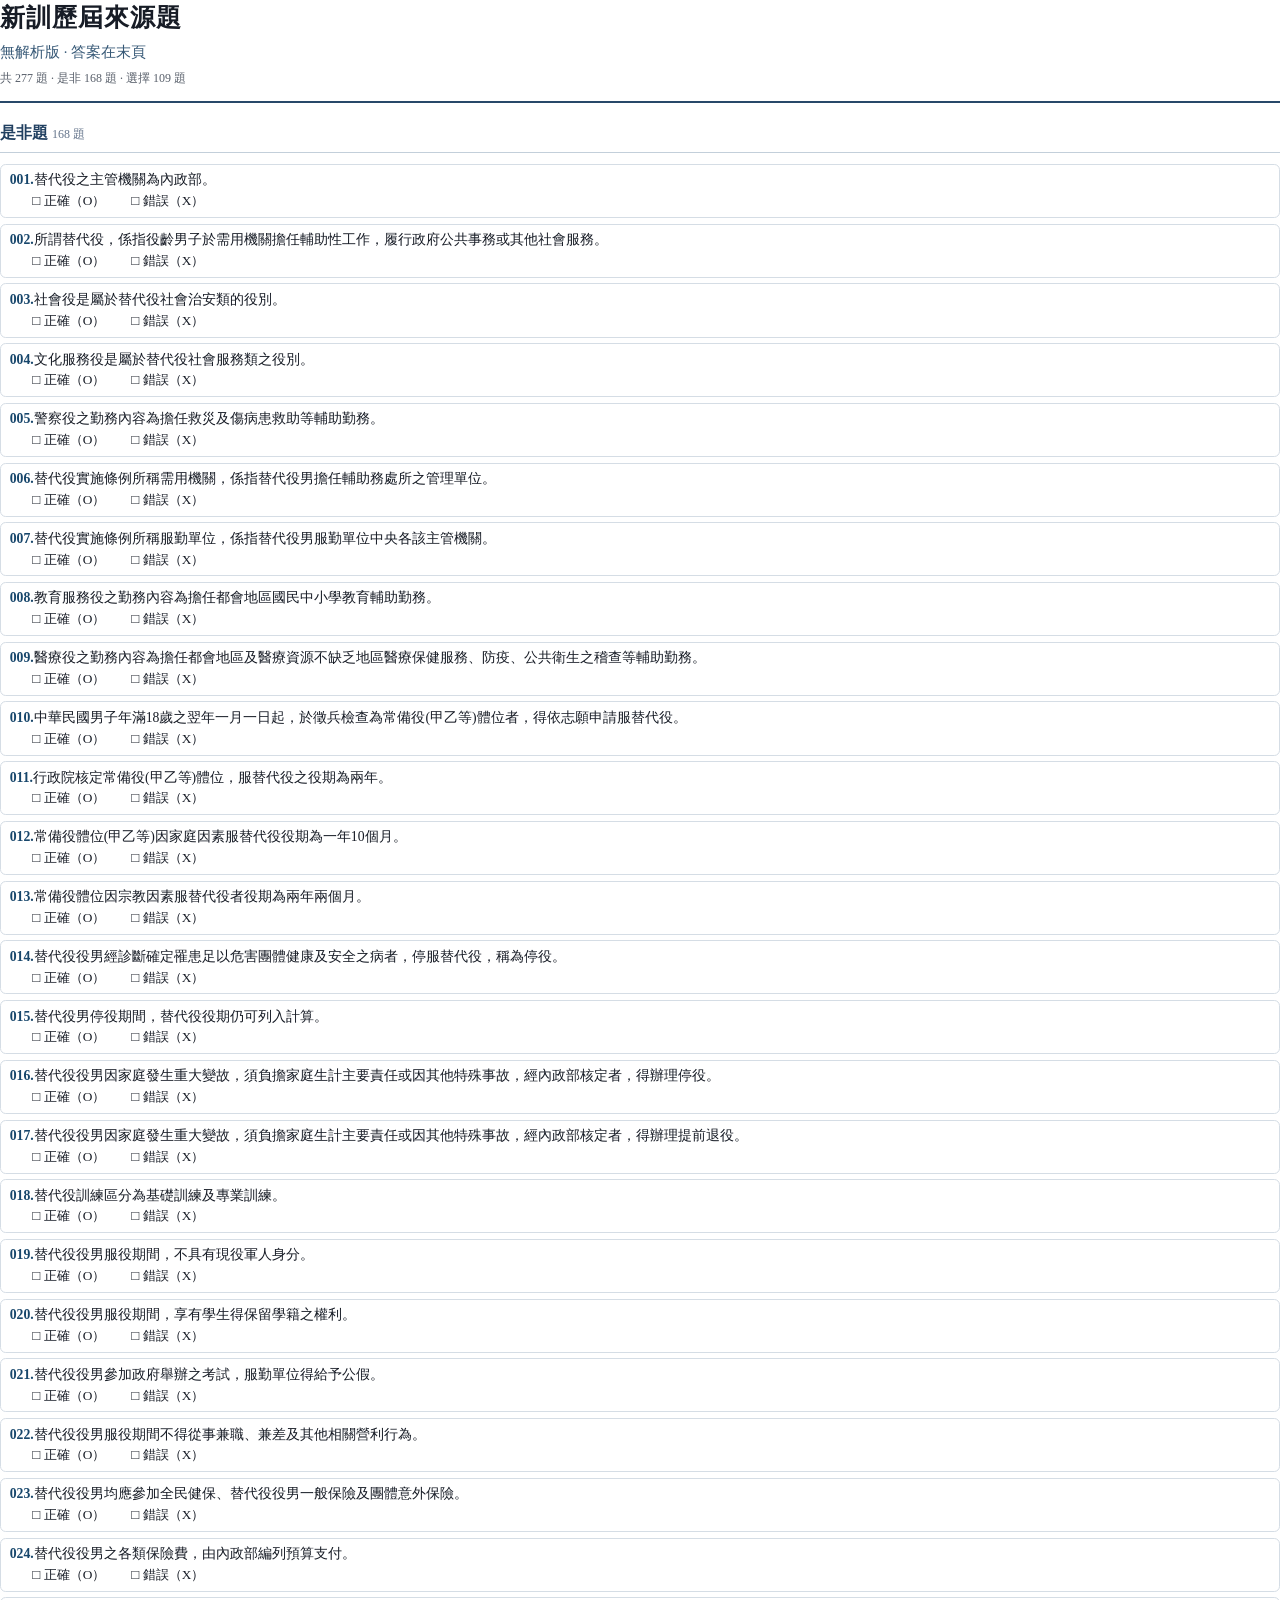
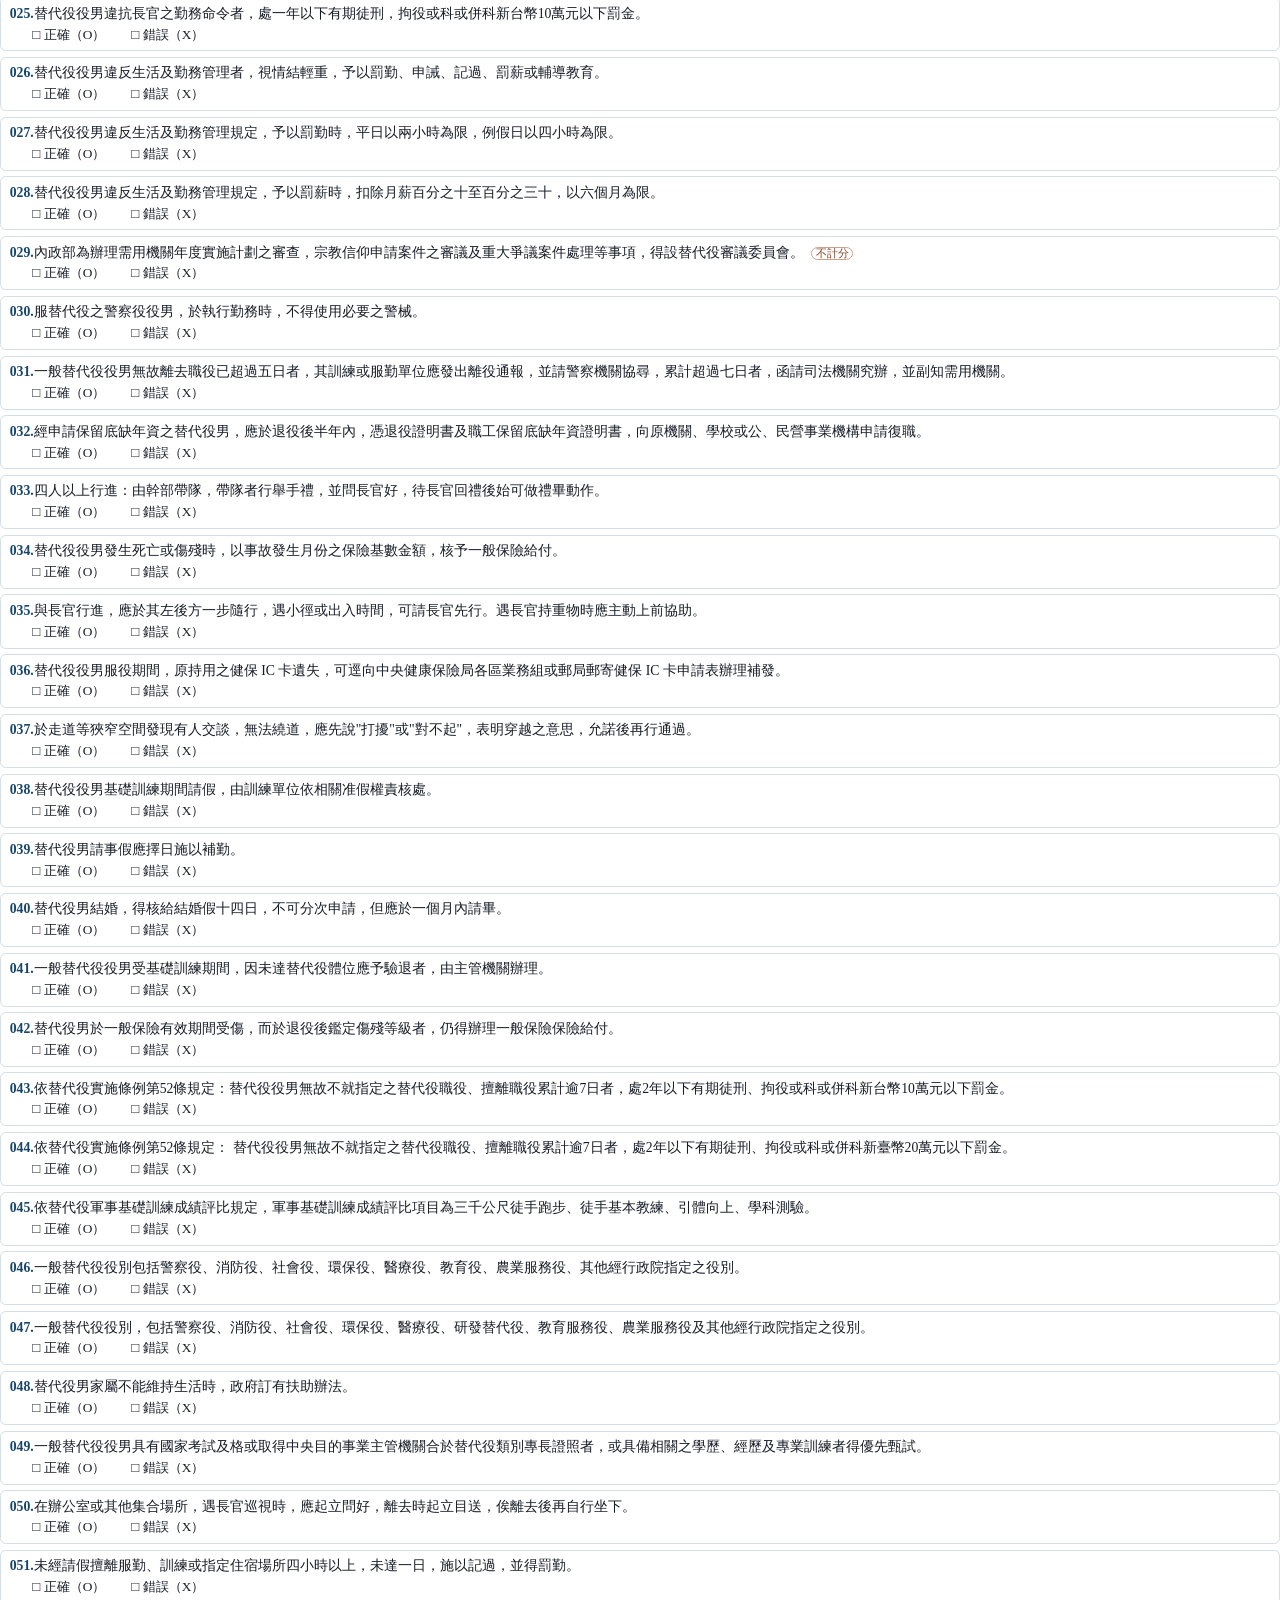
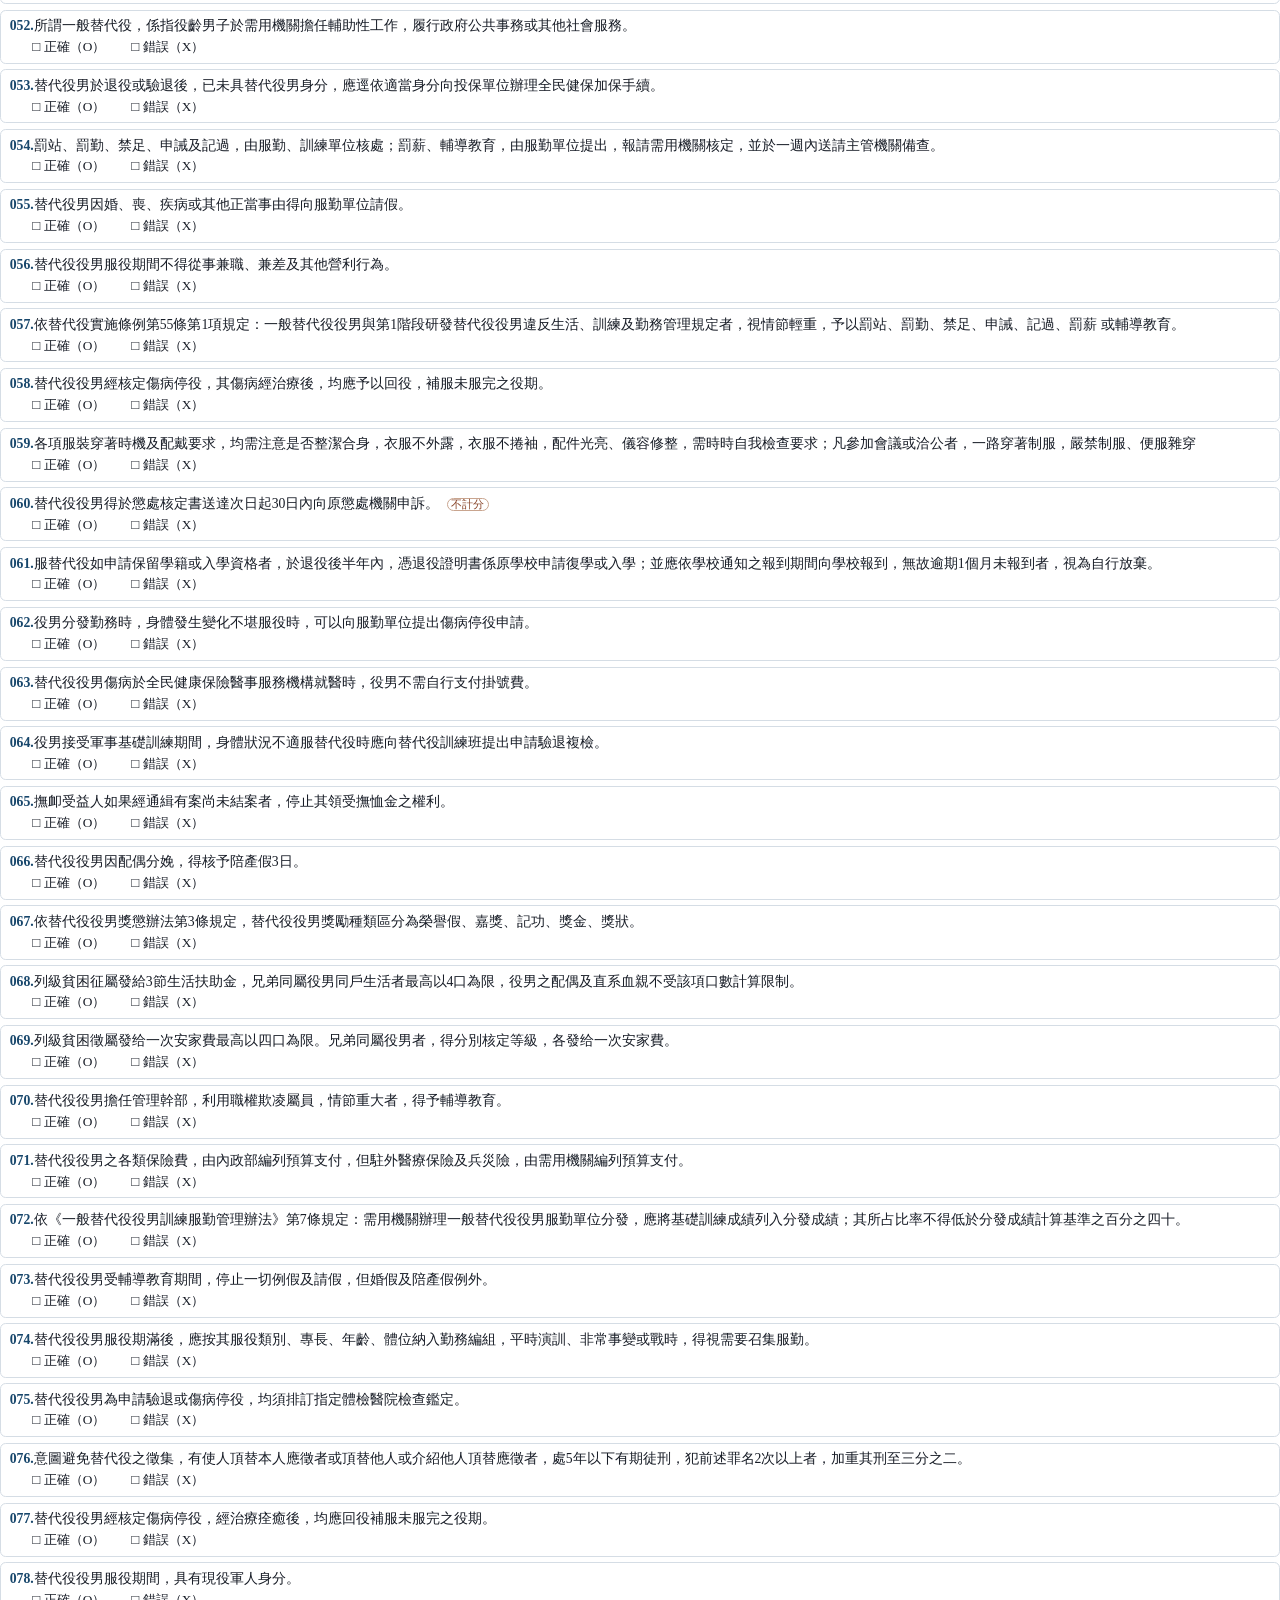
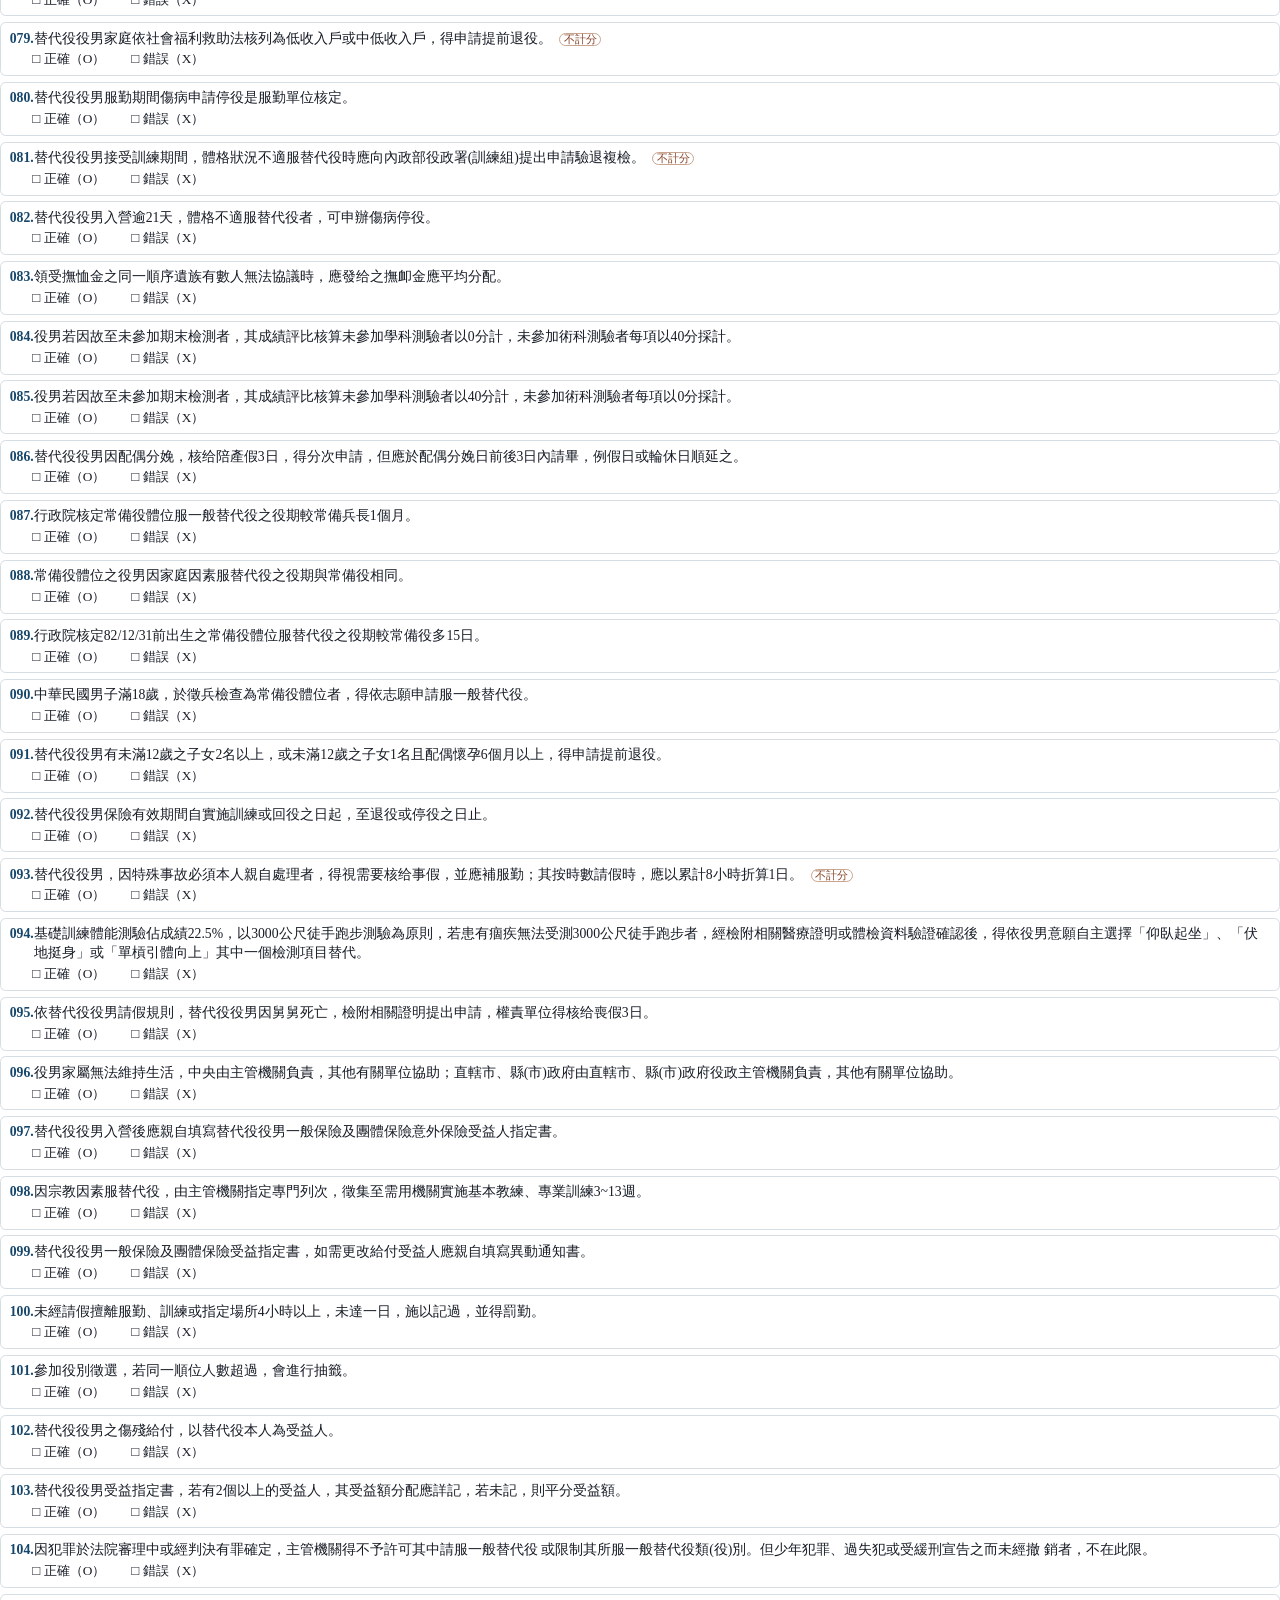
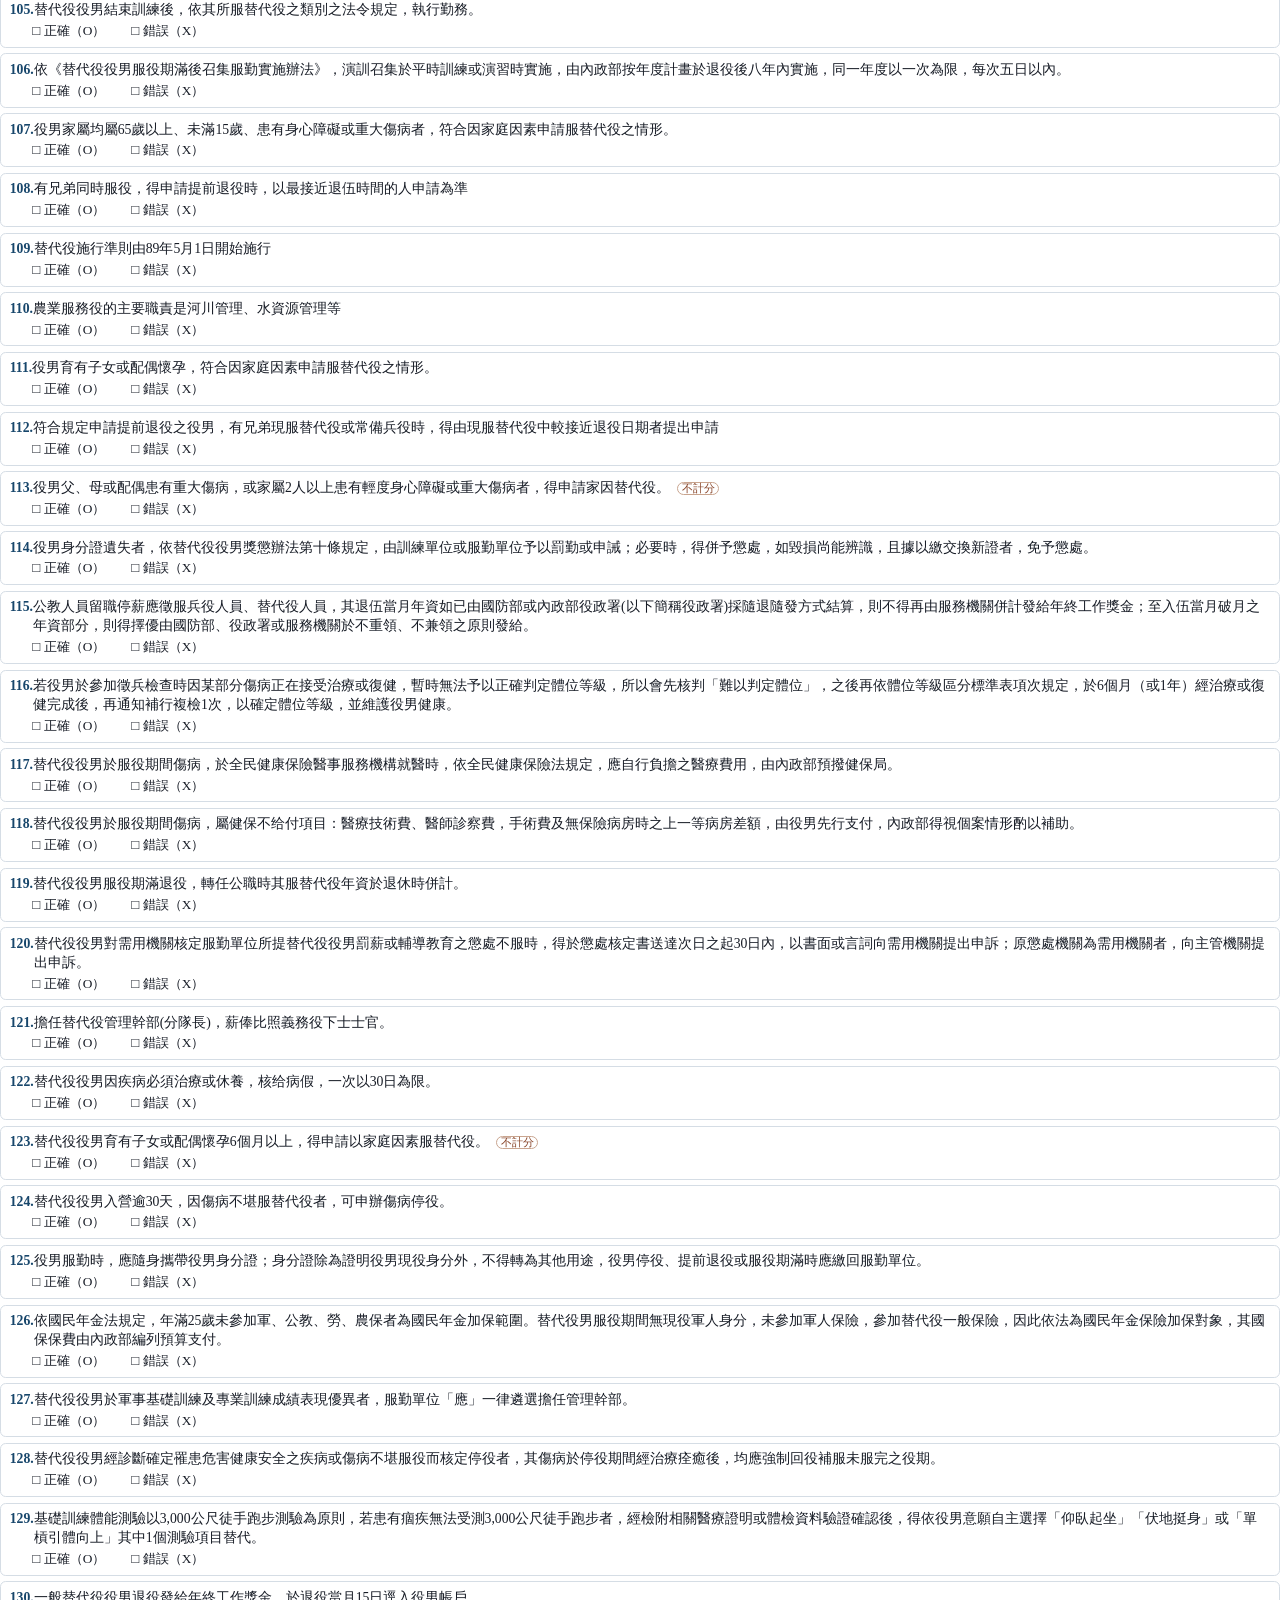
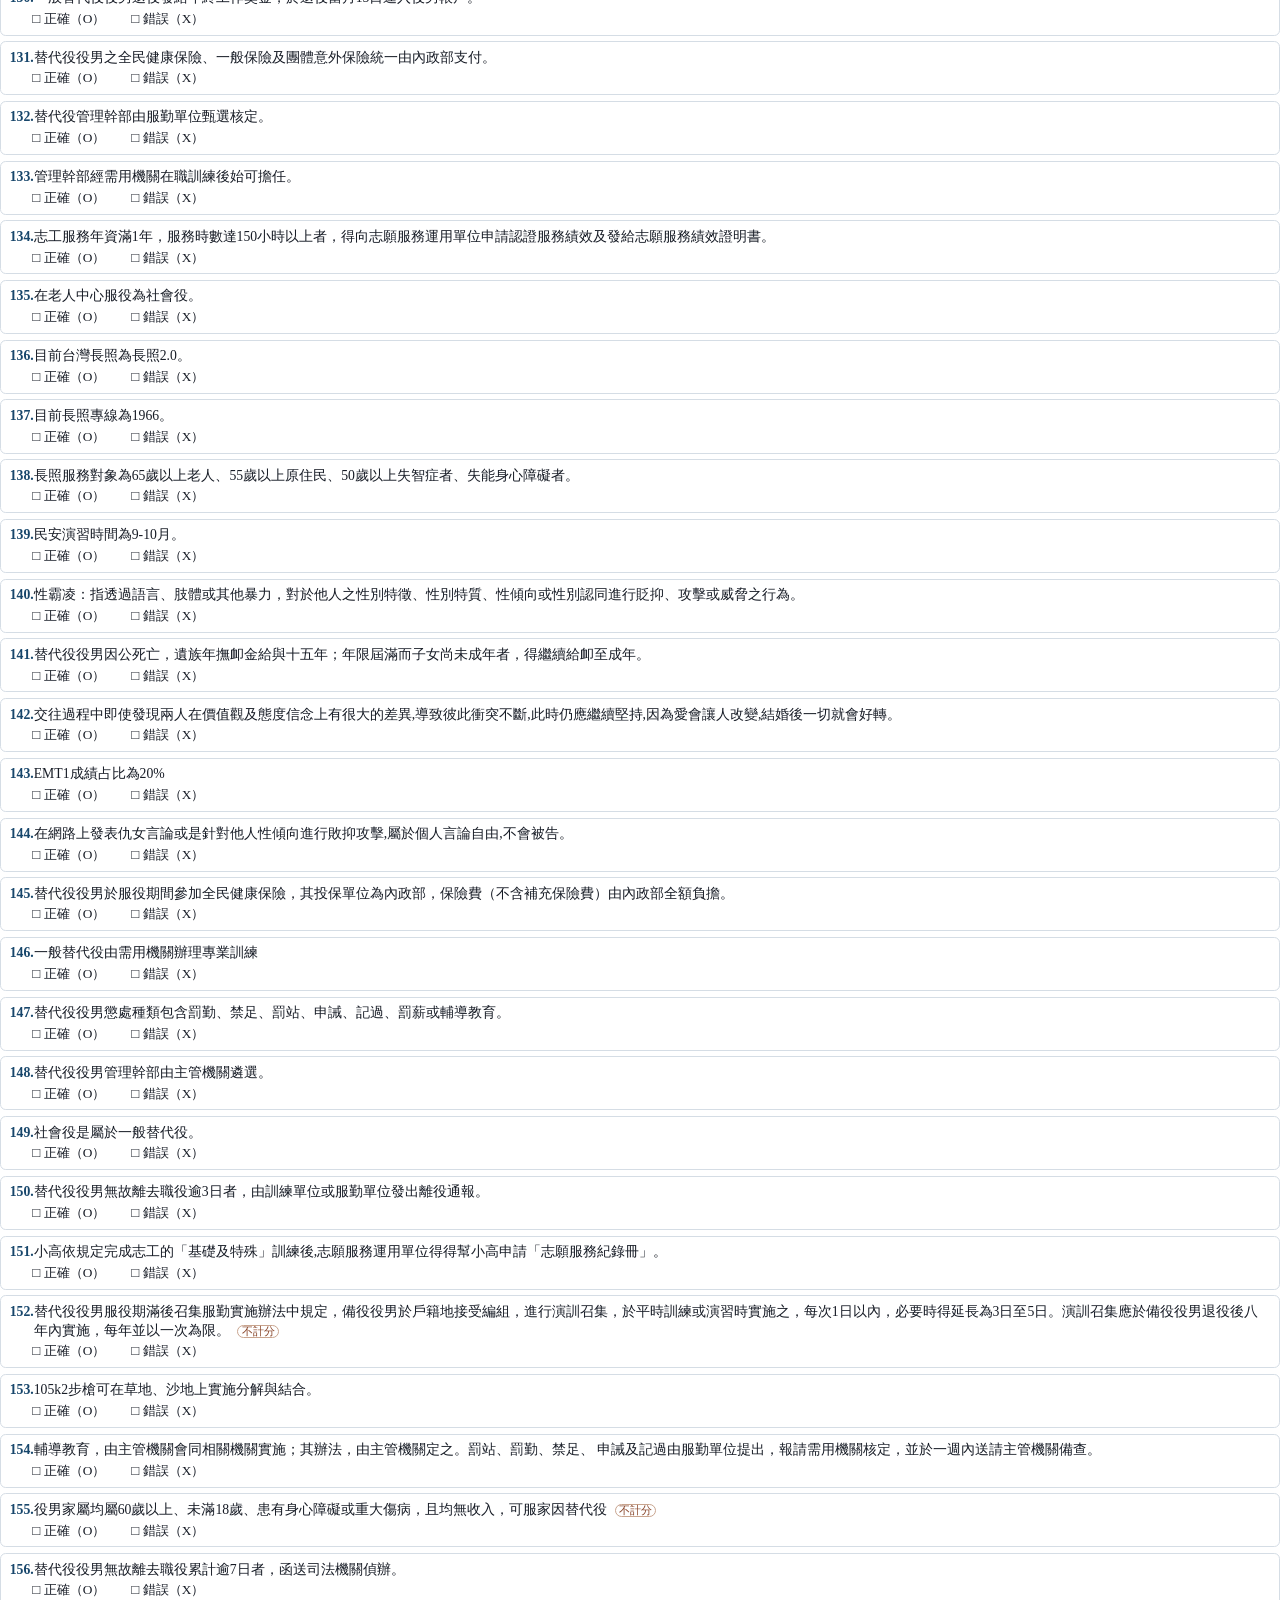
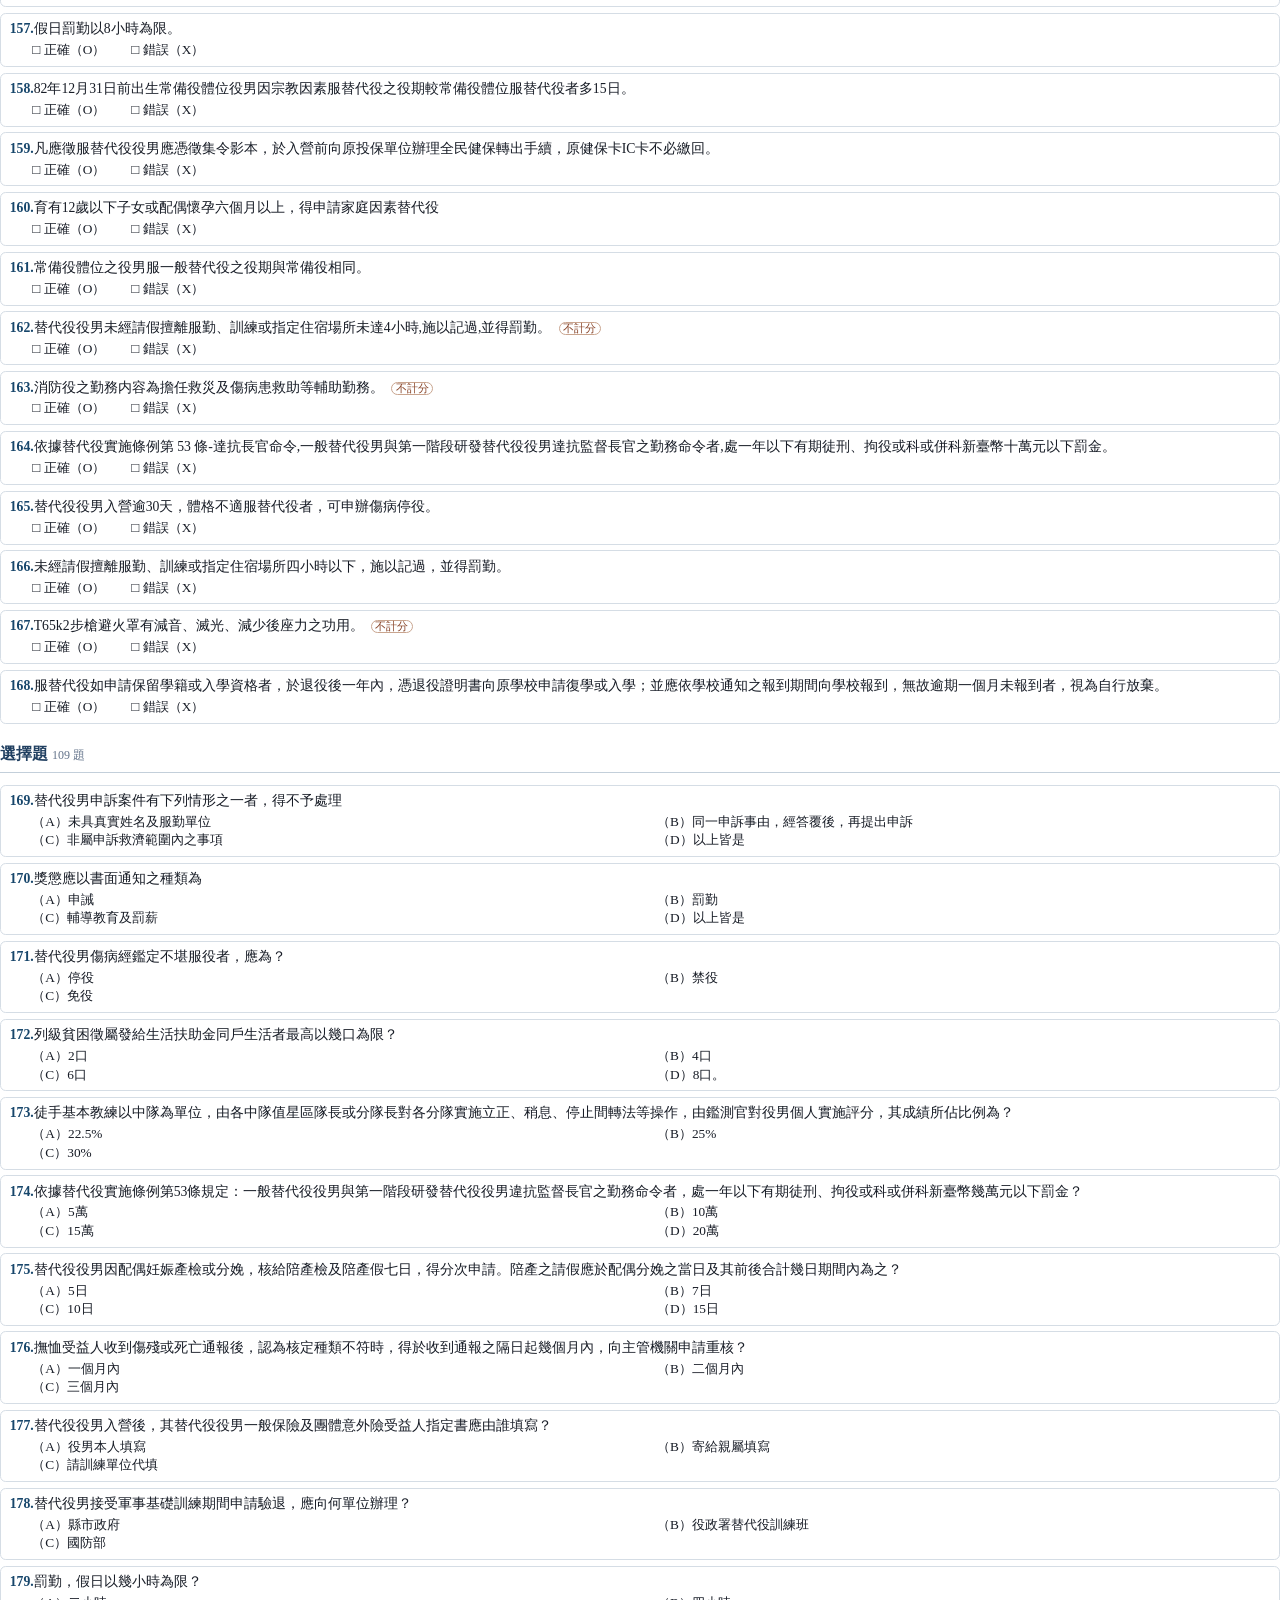
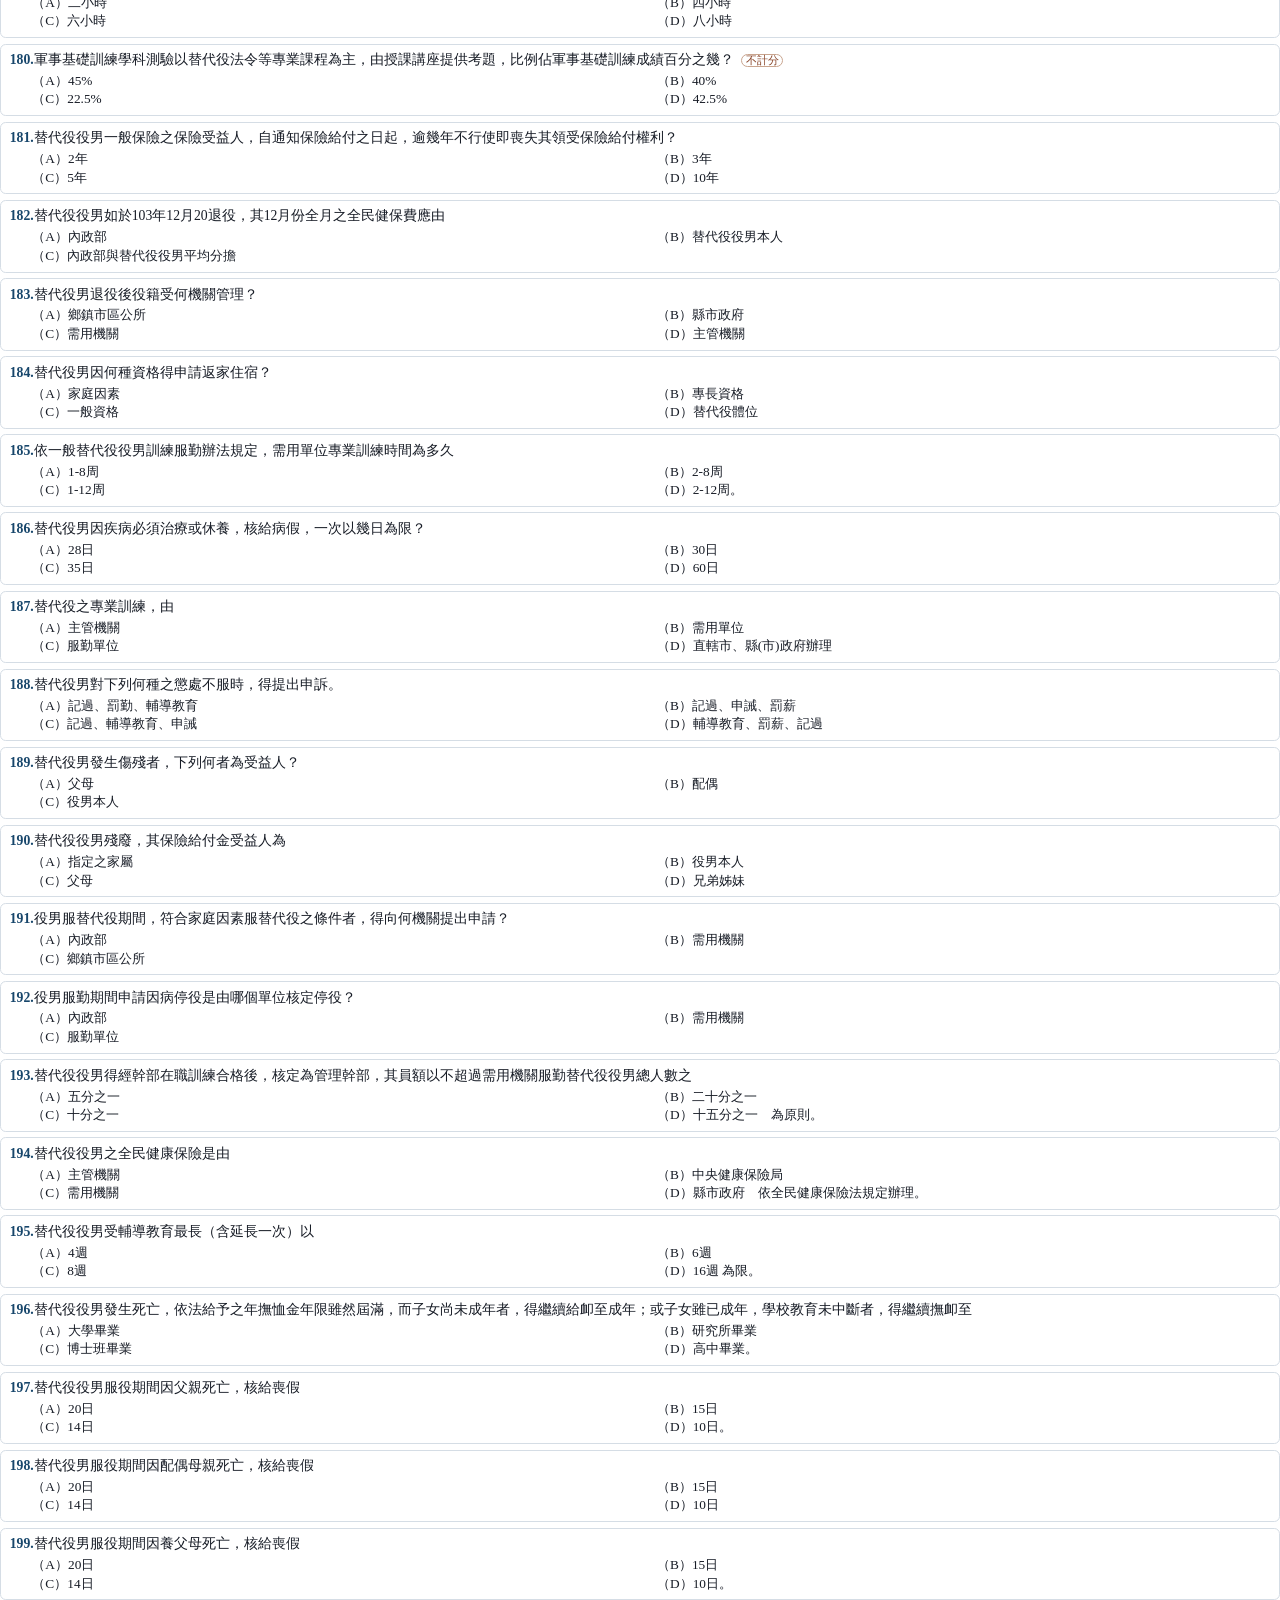
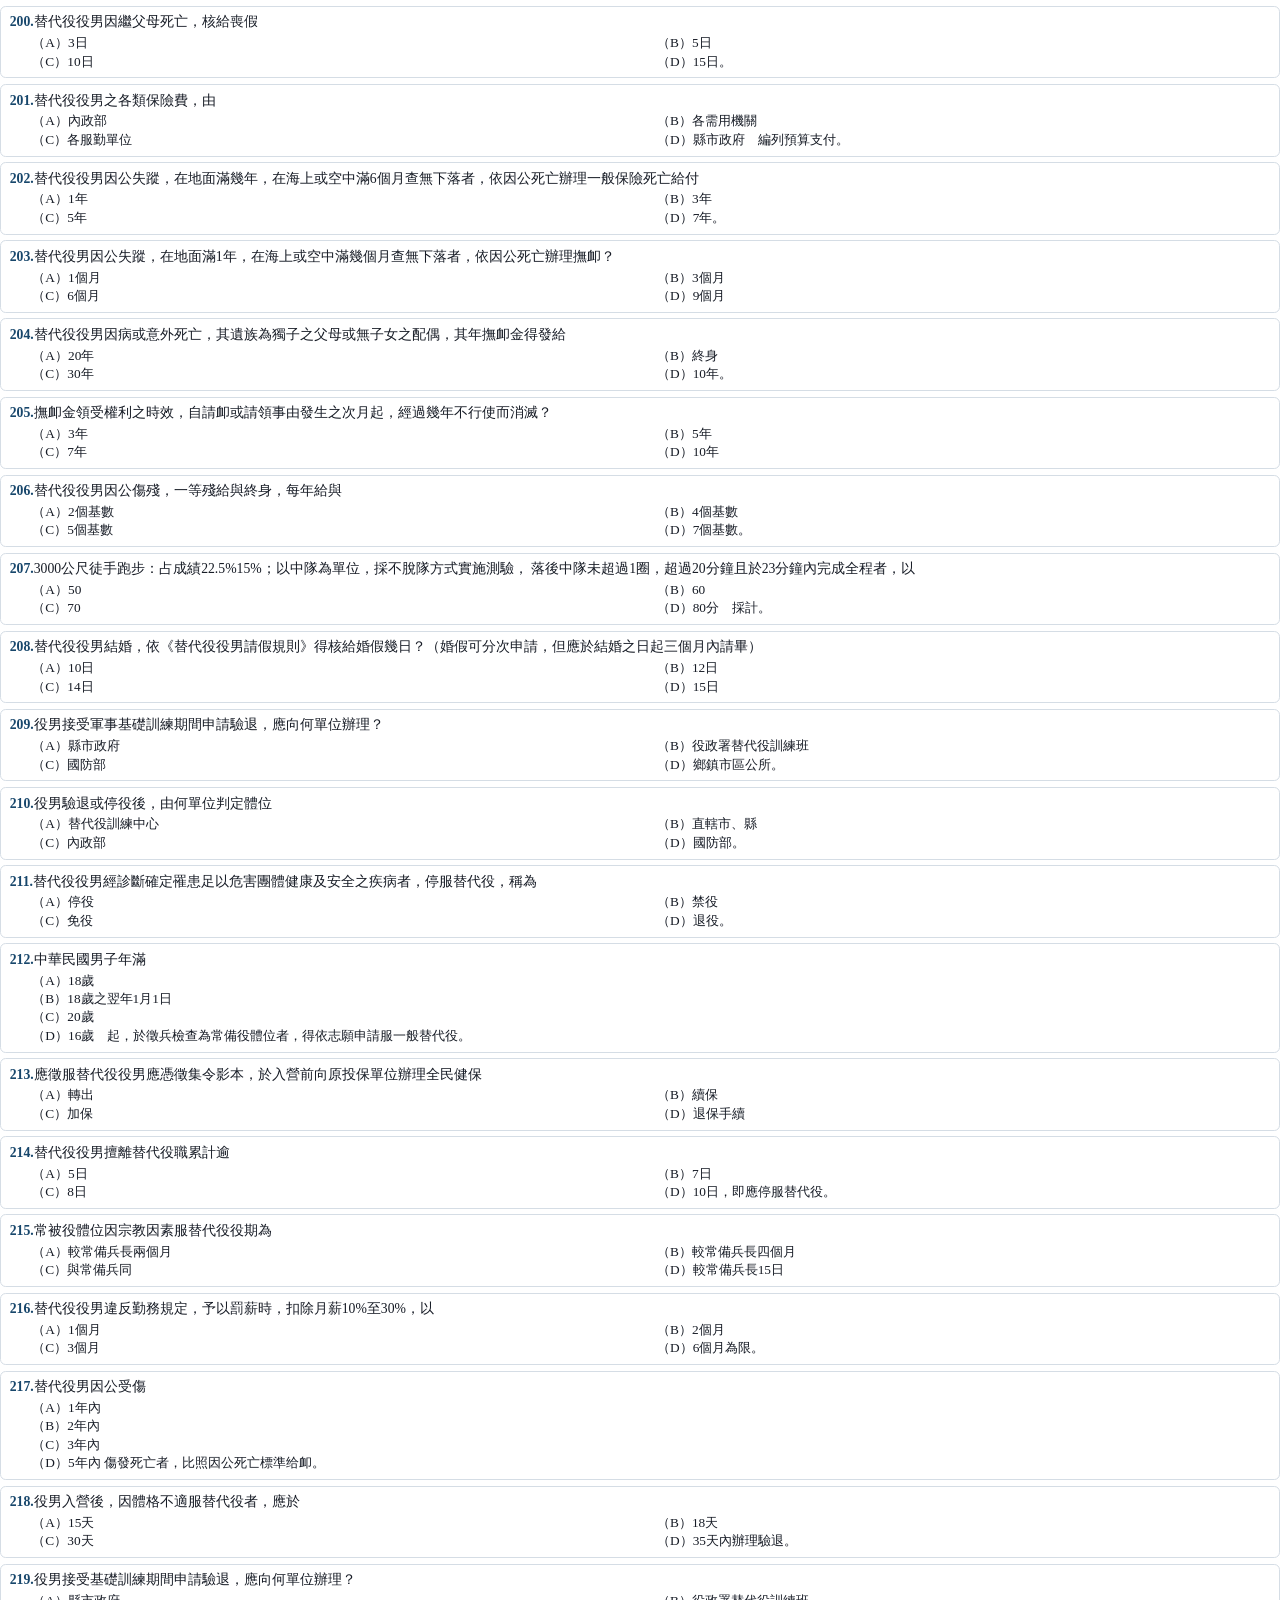
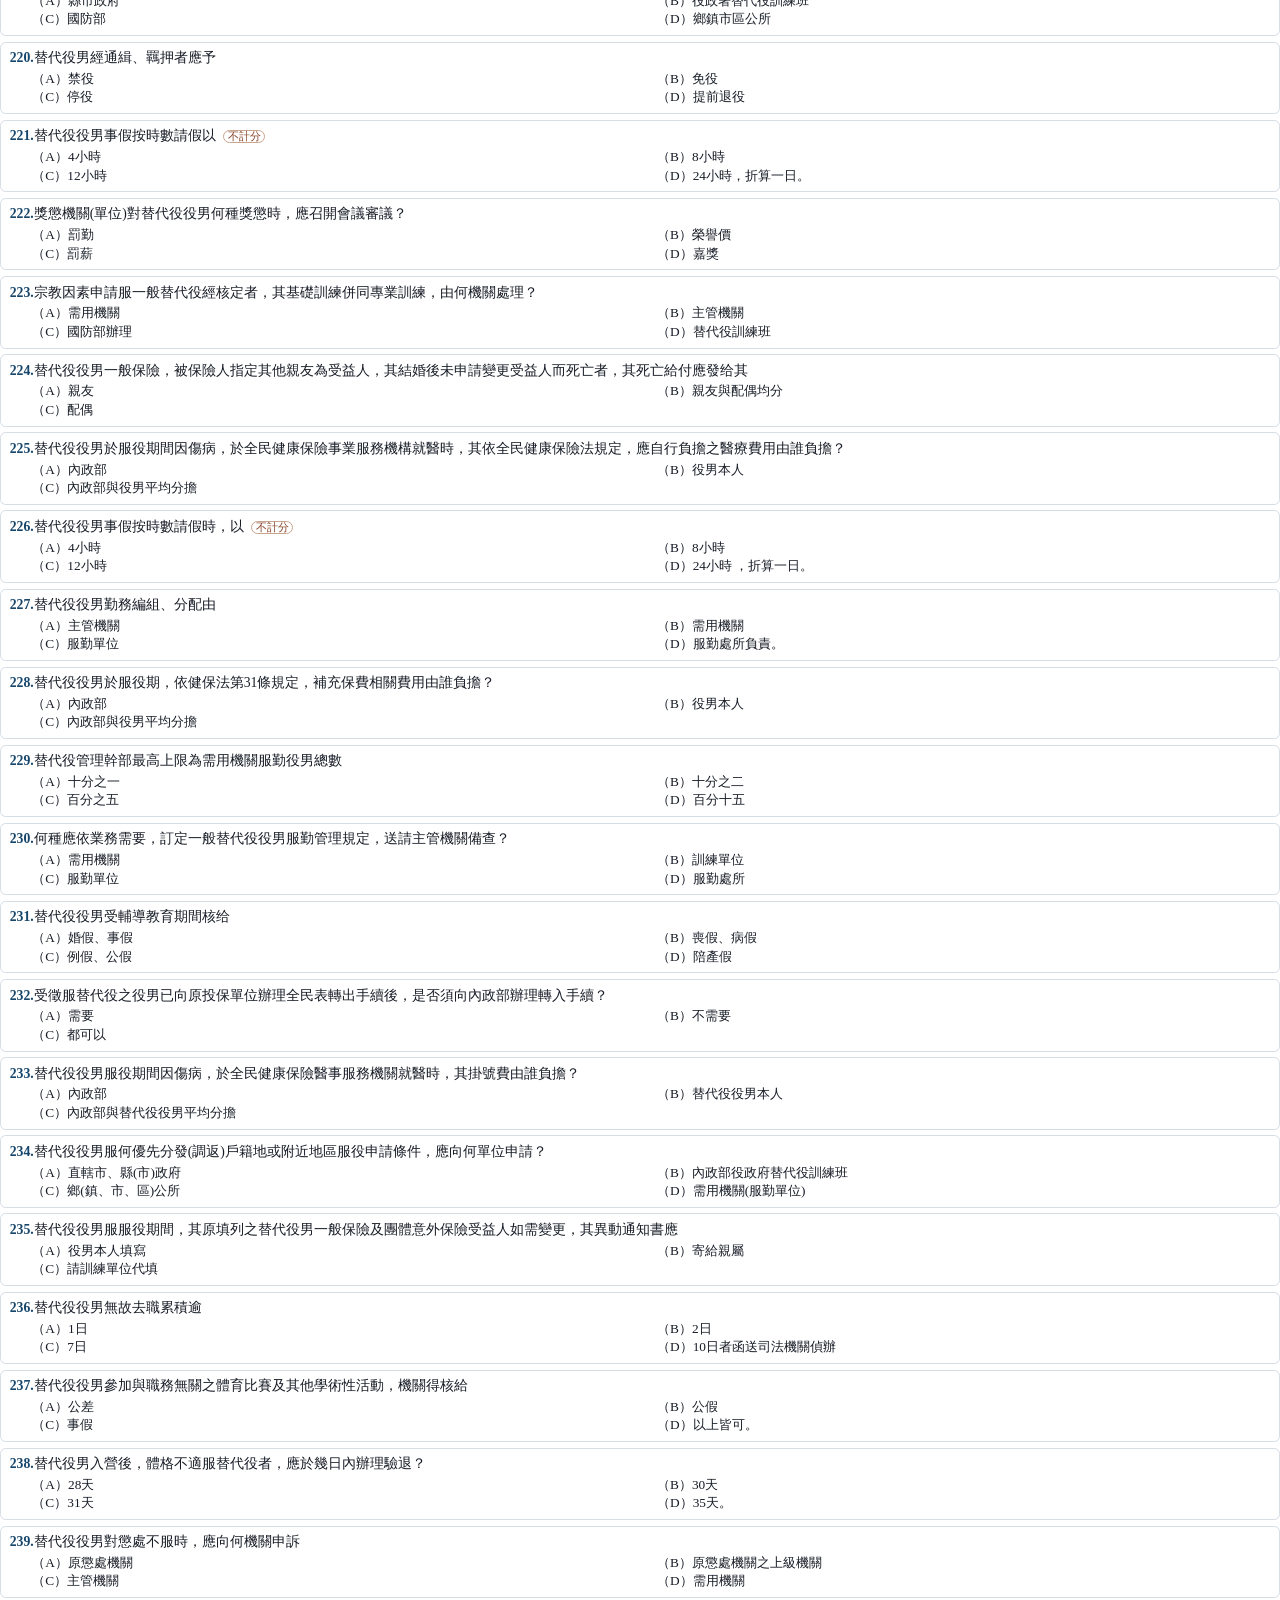
<file: pdf/questions_plain.html>
<!doctype html><html lang="zh-TW"><head><meta charset="utf-8"><title>新訓歷屆來源題｜無解析版</title><style>
@page { size: A4; margin: 10mm 10mm 13mm;
  @bottom-center { content: "第 " counter(page) " 頁"; font: 9pt "DFKai-SB","標楷體",serif; color:#59606b; } }
* { box-sizing: border-box; }
body { margin:0; color:#171c26; font:10pt/1.38 "DFKai-SB","標楷體","BiauKai","KaiTi",serif; }
h1,h2,p { margin:0; }
h1 { font-size:19pt; letter-spacing:1px; line-height:1.35; }
h2 { font-size:12pt; color:#203f60; border-bottom:1px solid #c3cfda; padding-bottom:2mm; margin:5mm 0 3mm; break-after:avoid; }
h2 small { font-size:9pt; font-weight:normal; color:#64748b; }
.cover { border-bottom:2px solid #284869; padding-bottom:4mm; margin-bottom:4mm; }
.subtitle { color:#365876; font-size:11pt; margin-top:2mm; }
.meta { color:#59606b; font-size:9pt; margin-top:2mm; }
.question { border:1px solid #d5dde5; border-radius:1.5mm; padding:1.7mm 2.3mm; margin-bottom:1.5mm; break-inside:avoid; }
.stem { display:grid; grid-template-columns:max-content minmax(0,1fr); font-size:10.3pt; margin-bottom:.5mm; }
.stem b { color:#17466b; }
.stem span { min-width:0; overflow-wrap:anywhere; }
.tag { font-size:8pt; color:#385d77; border:1px solid #bccbd5; border-radius:2mm; padding:0 .9mm; margin-left:2mm; }
.tag.warning { color:#874327; border-color:#c9a58f; }
.choices { margin-left:6mm; }
.choices.short { display:grid; grid-template-columns:repeat(2,minmax(0,1fr)); column-gap:3mm; }
.choices div { min-width:0; overflow-wrap:anywhere; }
.key { break-before:page; }
.key h2 { font-size:16pt; }
.key p { color:#4f5f70; font-size:9pt; margin-bottom:5mm; }
.key-grid { display:grid; grid-template-columns:repeat(10,1fr); gap:.8mm 1mm; }
.key-item { display:flex; justify-content:space-between; border-bottom:1px solid #dce3e9; padding:.5mm .4mm; font-size:8.5pt; }
</style></head><body><header class="cover"><h1>新訓歷屆來源題</h1><p class="subtitle">無解析版 · 答案在末頁</p><p class="meta">共 277 題 · 是非 168 題 · 選擇 109 題</p></header><main id="questions"><section><h2>是非題 <small>168 題</small></h2><article class="question" data-qid="TF-001"><div class="stem"><b>001.</b><span>替代役之主管機關為內政部。</span></div><div class="choices">□ 正確（O）　　□ 錯誤（X）</div></article><article class="question" data-qid="TF-002"><div class="stem"><b>002.</b><span>所謂替代役，係指役齡男子於需用機關擔任輔助性工作，履行政府公共事務或其他社會服務。</span></div><div class="choices">□ 正確（O）　　□ 錯誤（X）</div></article><article class="question" data-qid="TF-003"><div class="stem"><b>003.</b><span>社會役是屬於替代役社會治安類的役別。</span></div><div class="choices">□ 正確（O）　　□ 錯誤（X）</div></article><article class="question" data-qid="TF-004"><div class="stem"><b>004.</b><span>文化服務役是屬於替代役社會服務類之役別。</span></div><div class="choices">□ 正確（O）　　□ 錯誤（X）</div></article><article class="question" data-qid="TF-005"><div class="stem"><b>005.</b><span>警察役之勤務內容為擔任救災及傷病患救助等輔助勤務。</span></div><div class="choices">□ 正確（O）　　□ 錯誤（X）</div></article><article class="question" data-qid="TF-006"><div class="stem"><b>006.</b><span>替代役實施條例所稱需用機關，係指替代役男擔任輔助務處所之管理單位。</span></div><div class="choices">□ 正確（O）　　□ 錯誤（X）</div></article><article class="question" data-qid="TF-007"><div class="stem"><b>007.</b><span>替代役實施條例所稱服勤單位，係指替代役男服勤單位中央各該主管機關。</span></div><div class="choices">□ 正確（O）　　□ 錯誤（X）</div></article><article class="question" data-qid="TF-008"><div class="stem"><b>008.</b><span>教育服務役之勤務內容為擔任都會地區國民中小學教育輔助勤務。</span></div><div class="choices">□ 正確（O）　　□ 錯誤（X）</div></article><article class="question" data-qid="TF-009"><div class="stem"><b>009.</b><span>醫療役之勤務內容為擔任都會地區及醫療資源不缺乏地區醫療保健服務、防疫、公共衛生之稽查等輔助勤務。</span></div><div class="choices">□ 正確（O）　　□ 錯誤（X）</div></article><article class="question" data-qid="TF-010"><div class="stem"><b>010.</b><span>中華民國男子年滿18歲之翌年一月一日起，於徵兵檢查為常備役(甲乙等)體位者，得依志願申請服替代役。</span></div><div class="choices">□ 正確（O）　　□ 錯誤（X）</div></article><article class="question" data-qid="TF-011"><div class="stem"><b>011.</b><span>行政院核定常備役(甲乙等)體位，服替代役之役期為兩年。</span></div><div class="choices">□ 正確（O）　　□ 錯誤（X）</div></article><article class="question" data-qid="TF-012"><div class="stem"><b>012.</b><span>常備役體位(甲乙等)因家庭因素服替代役役期為一年10個月。</span></div><div class="choices">□ 正確（O）　　□ 錯誤（X）</div></article><article class="question" data-qid="TF-013"><div class="stem"><b>013.</b><span>常備役體位因宗教因素服替代役者役期為兩年兩個月。</span></div><div class="choices">□ 正確（O）　　□ 錯誤（X）</div></article><article class="question" data-qid="TF-014"><div class="stem"><b>014.</b><span>替代役役男經診斷確定罹患足以危害團體健康及安全之病者，停服替代役，稱為停役。</span></div><div class="choices">□ 正確（O）　　□ 錯誤（X）</div></article><article class="question" data-qid="TF-015"><div class="stem"><b>015.</b><span>替代役男停役期間，替代役役期仍可列入計算。</span></div><div class="choices">□ 正確（O）　　□ 錯誤（X）</div></article><article class="question" data-qid="TF-016"><div class="stem"><b>016.</b><span>替代役役男因家庭發生重大變故，須負擔家庭生計主要責任或因其他特殊事故，經內政部核定者，得辦理停役。</span></div><div class="choices">□ 正確（O）　　□ 錯誤（X）</div></article><article class="question" data-qid="TF-017"><div class="stem"><b>017.</b><span>替代役役男因家庭發生重大變故，須負擔家庭生計主要責任或因其他特殊事故，經內政部核定者，得辦理提前退役。</span></div><div class="choices">□ 正確（O）　　□ 錯誤（X）</div></article><article class="question" data-qid="TF-018"><div class="stem"><b>018.</b><span>替代役訓練區分為基礎訓練及專業訓練。</span></div><div class="choices">□ 正確（O）　　□ 錯誤（X）</div></article><article class="question" data-qid="TF-019"><div class="stem"><b>019.</b><span>替代役役男服役期間，不具有現役軍人身分。</span></div><div class="choices">□ 正確（O）　　□ 錯誤（X）</div></article><article class="question" data-qid="TF-020"><div class="stem"><b>020.</b><span>替代役役男服役期間，享有學生得保留學籍之權利。</span></div><div class="choices">□ 正確（O）　　□ 錯誤（X）</div></article><article class="question" data-qid="TF-021"><div class="stem"><b>021.</b><span>替代役役男參加政府舉辦之考試，服勤單位得給予公假。</span></div><div class="choices">□ 正確（O）　　□ 錯誤（X）</div></article><article class="question" data-qid="TF-022"><div class="stem"><b>022.</b><span>替代役役男服役期間不得從事兼職、兼差及其他相關營利行為。</span></div><div class="choices">□ 正確（O）　　□ 錯誤（X）</div></article><article class="question" data-qid="TF-023"><div class="stem"><b>023.</b><span>替代役役男均應參加全民健保、替代役役男一般保險及團體意外保險。</span></div><div class="choices">□ 正確（O）　　□ 錯誤（X）</div></article><article class="question" data-qid="TF-024"><div class="stem"><b>024.</b><span>替代役役男之各類保險費，由內政部編列預算支付。</span></div><div class="choices">□ 正確（O）　　□ 錯誤（X）</div></article><article class="question" data-qid="TF-025"><div class="stem"><b>025.</b><span>替代役役男違抗長官之勤務命令者，處一年以下有期徒刑，拘役或科或併科新台幣10萬元以下罰金。</span></div><div class="choices">□ 正確（O）　　□ 錯誤（X）</div></article><article class="question" data-qid="TF-026"><div class="stem"><b>026.</b><span>替代役役男違反生活及勤務管理者，視情結輕重，予以罰勤、申誡、記過、罰薪或輔導教育。</span></div><div class="choices">□ 正確（O）　　□ 錯誤（X）</div></article><article class="question" data-qid="TF-027"><div class="stem"><b>027.</b><span>替代役役男違反生活及勤務管理規定，予以罰勤時，平日以兩小時為限，例假日以四小時為限。</span></div><div class="choices">□ 正確（O）　　□ 錯誤（X）</div></article><article class="question" data-qid="TF-028"><div class="stem"><b>028.</b><span>替代役役男違反生活及勤務管理規定，予以罰薪時，扣除月薪百分之十至百分之三十，以六個月為限。</span></div><div class="choices">□ 正確（O）　　□ 錯誤（X）</div></article><article class="question" data-qid="TF-029"><div class="stem"><b>029.</b><span>內政部為辦理需用機關年度實施計劃之審查，宗教信仰申請案件之審議及重大爭議案件處理等事項，得設替代役審議委員會。<span class="tag warning">不計分</span></span></div><div class="choices">□ 正確（O）　　□ 錯誤（X）</div></article><article class="question" data-qid="TF-030"><div class="stem"><b>030.</b><span>服替代役之警察役役男，於執行勤務時，不得使用必要之警械。</span></div><div class="choices">□ 正確（O）　　□ 錯誤（X）</div></article><article class="question" data-qid="TF-031"><div class="stem"><b>031.</b><span>一般替代役役男無故離去職役已超過五日者，其訓練或服勤單位應發出離役通報，並請警察機關協尋，累計超過七日者，函請司法機關究辦，並副知需用機關。</span></div><div class="choices">□ 正確（O）　　□ 錯誤（X）</div></article><article class="question" data-qid="TF-032"><div class="stem"><b>032.</b><span>經申請保留底缺年資之替代役男，應於退役後半年內，憑退役證明書及職工保留底缺年資證明書，向原機關、學校或公、民營事業機構申請復職。</span></div><div class="choices">□ 正確（O）　　□ 錯誤（X）</div></article><article class="question" data-qid="TF-033"><div class="stem"><b>033.</b><span>四人以上行進：由幹部帶隊，帶隊者行舉手禮，並問長官好，待長官回禮後始可做禮畢動作。</span></div><div class="choices">□ 正確（O）　　□ 錯誤（X）</div></article><article class="question" data-qid="TF-034"><div class="stem"><b>034.</b><span>替代役役男發生死亡或傷殘時，以事故發生月份之保險基數金額，核予一般保險給付。</span></div><div class="choices">□ 正確（O）　　□ 錯誤（X）</div></article><article class="question" data-qid="TF-035"><div class="stem"><b>035.</b><span>與長官行進，應於其左後方一步隨行，遇小徑或出入時間，可請長官先行。遇長官持重物時應主動上前協助。</span></div><div class="choices">□ 正確（O）　　□ 錯誤（X）</div></article><article class="question" data-qid="TF-036"><div class="stem"><b>036.</b><span>替代役役男服役期間，原持用之健保 IC 卡遺失，可逕向中央健康保險局各區業務組或郵局郵寄健保 IC 卡申請表辦理補發。</span></div><div class="choices">□ 正確（O）　　□ 錯誤（X）</div></article><article class="question" data-qid="TF-037"><div class="stem"><b>037.</b><span>於走道等狹窄空間發現有人交談，無法繞道，應先說&quot;打擾&quot;或&quot;對不起&quot;，表明穿越之意思，允諾後再行通過。</span></div><div class="choices">□ 正確（O）　　□ 錯誤（X）</div></article><article class="question" data-qid="TF-038"><div class="stem"><b>038.</b><span>替代役役男基礎訓練期間請假，由訓練單位依相關准假權責核處。</span></div><div class="choices">□ 正確（O）　　□ 錯誤（X）</div></article><article class="question" data-qid="TF-039"><div class="stem"><b>039.</b><span>替代役男請事假應擇日施以補勤。</span></div><div class="choices">□ 正確（O）　　□ 錯誤（X）</div></article><article class="question" data-qid="TF-040"><div class="stem"><b>040.</b><span>替代役男結婚，得核給結婚假十四日，不可分次申請，但應於一個月內請畢。</span></div><div class="choices">□ 正確（O）　　□ 錯誤（X）</div></article><article class="question" data-qid="TF-041"><div class="stem"><b>041.</b><span>一般替代役役男受基礎訓練期間，因未達替代役體位應予驗退者，由主管機關辦理。</span></div><div class="choices">□ 正確（O）　　□ 錯誤（X）</div></article><article class="question" data-qid="TF-042"><div class="stem"><b>042.</b><span>替代役男於一般保險有效期間受傷，而於退役後鑑定傷殘等級者，仍得辦理一般保險保險給付。</span></div><div class="choices">□ 正確（O）　　□ 錯誤（X）</div></article><article class="question" data-qid="TF-043"><div class="stem"><b>043.</b><span>依替代役實施條例第52條規定：替代役役男無故不就指定之替代役職役、擅離職役累計逾7日者，處2年以下有期徒刑、拘役或科或併科新台幣10萬元以下罰金。</span></div><div class="choices">□ 正確（O）　　□ 錯誤（X）</div></article><article class="question" data-qid="TF-044"><div class="stem"><b>044.</b><span>依替代役實施條例第52條規定： 替代役役男無故不就指定之替代役職役、擅離職役累計逾7日者，處2年以下有期徒刑、拘役或科或併科新臺幣20萬元以下罰金。</span></div><div class="choices">□ 正確（O）　　□ 錯誤（X）</div></article><article class="question" data-qid="TF-045"><div class="stem"><b>045.</b><span>依替代役軍事基礎訓練成績評比規定，軍事基礎訓練成績評比項目為三千公尺徒手跑步、徒手基本教練、引體向上、學科測驗。</span></div><div class="choices">□ 正確（O）　　□ 錯誤（X）</div></article><article class="question" data-qid="TF-046"><div class="stem"><b>046.</b><span>一般替代役役別包括警察役、消防役、社會役、環保役、醫療役、教育役、農業服務役、其他經行政院指定之役別。</span></div><div class="choices">□ 正確（O）　　□ 錯誤（X）</div></article><article class="question" data-qid="TF-047"><div class="stem"><b>047.</b><span>一般替代役役別，包括警察役、消防役、社會役、環保役、醫療役、研發替代役、教育服務役、農業服務役及其他經行政院指定之役別。</span></div><div class="choices">□ 正確（O）　　□ 錯誤（X）</div></article><article class="question" data-qid="TF-048"><div class="stem"><b>048.</b><span>替代役男家屬不能維持生活時，政府訂有扶助辦法。</span></div><div class="choices">□ 正確（O）　　□ 錯誤（X）</div></article><article class="question" data-qid="TF-049"><div class="stem"><b>049.</b><span>一般替代役役男具有國家考試及格或取得中央目的事業主管機關合於替代役類別專長證照者，或具備相關之學歷、經歷及專業訓練者得優先甄試。</span></div><div class="choices">□ 正確（O）　　□ 錯誤（X）</div></article><article class="question" data-qid="TF-050"><div class="stem"><b>050.</b><span>在辦公室或其他集合場所，遇長官巡視時，應起立問好，離去時起立目送，俟離去後再自行坐下。</span></div><div class="choices">□ 正確（O）　　□ 錯誤（X）</div></article><article class="question" data-qid="TF-051"><div class="stem"><b>051.</b><span>未經請假擅離服勤、訓練或指定住宿場所四小時以上，未達一日，施以記過，並得罰勤。</span></div><div class="choices">□ 正確（O）　　□ 錯誤（X）</div></article><article class="question" data-qid="TF-052"><div class="stem"><b>052.</b><span>所謂一般替代役，係指役齡男子於需用機關擔任輔助性工作，履行政府公共事務或其他社會服務。</span></div><div class="choices">□ 正確（O）　　□ 錯誤（X）</div></article><article class="question" data-qid="TF-053"><div class="stem"><b>053.</b><span>替代役男於退役或驗退後，已未具替代役男身分，應逕依適當身分向投保單位辦理全民健保加保手續。</span></div><div class="choices">□ 正確（O）　　□ 錯誤（X）</div></article><article class="question" data-qid="TF-054"><div class="stem"><b>054.</b><span>罰站、罰勤、禁足、申誡及記過，由服勤、訓練單位核處；罰薪、輔導教育，由服勤單位提出，報請需用機關核定，並於一週內送請主管機關備查。</span></div><div class="choices">□ 正確（O）　　□ 錯誤（X）</div></article><article class="question" data-qid="TF-055"><div class="stem"><b>055.</b><span>替代役男因婚、喪、疾病或其他正當事由得向服勤單位請假。</span></div><div class="choices">□ 正確（O）　　□ 錯誤（X）</div></article><article class="question" data-qid="TF-056"><div class="stem"><b>056.</b><span>替代役役男服役期間不得從事兼職、兼差及其他營利行為。</span></div><div class="choices">□ 正確（O）　　□ 錯誤（X）</div></article><article class="question" data-qid="TF-057"><div class="stem"><b>057.</b><span>依替代役實施條例第55條第1項規定：一般替代役役男與第1階段研發替代役役男違反生活、訓練及勤務管理規定者，視情節輕重，予以罰站、罰勤、禁足、申誡、記過、罰薪 或輔導教育。</span></div><div class="choices">□ 正確（O）　　□ 錯誤（X）</div></article><article class="question" data-qid="TF-058"><div class="stem"><b>058.</b><span>替代役役男經核定傷病停役，其傷病經治療後，均應予以回役，補服未服完之役期。</span></div><div class="choices">□ 正確（O）　　□ 錯誤（X）</div></article><article class="question" data-qid="TF-059"><div class="stem"><b>059.</b><span>各項服裝穿著時機及配戴要求，均需注意是否整潔合身，衣服不外露，衣服不捲袖，配件光亮、儀容修整，需時時自我檢查要求；凡參加會議或洽公者，一路穿著制服，嚴禁制服、便服雜穿</span></div><div class="choices">□ 正確（O）　　□ 錯誤（X）</div></article><article class="question" data-qid="TF-060"><div class="stem"><b>060.</b><span>替代役役男得於懲處核定書送達次日起30日內向原懲處機關申訴。<span class="tag warning">不計分</span></span></div><div class="choices">□ 正確（O）　　□ 錯誤（X）</div></article><article class="question" data-qid="TF-061"><div class="stem"><b>061.</b><span>服替代役如申請保留學籍或入學資格者，於退役後半年內，憑退役證明書係原學校申請復學或入學；並應依學校通知之報到期間向學校報到，無故逾期1個月未報到者，視為自行放棄。</span></div><div class="choices">□ 正確（O）　　□ 錯誤（X）</div></article><article class="question" data-qid="TF-062"><div class="stem"><b>062.</b><span>役男分發勤務時，身體發生變化不堪服役時，可以向服勤單位提出傷病停役申請。</span></div><div class="choices">□ 正確（O）　　□ 錯誤（X）</div></article><article class="question" data-qid="TF-063"><div class="stem"><b>063.</b><span>替代役役男傷病於全民健康保險醫事服務機構就醫時，役男不需自行支付掛號費。</span></div><div class="choices">□ 正確（O）　　□ 錯誤（X）</div></article><article class="question" data-qid="TF-064"><div class="stem"><b>064.</b><span>役男接受軍事基礎訓練期間，身體狀況不適服替代役時應向替代役訓練班提出申請驗退複檢。</span></div><div class="choices">□ 正確（O）　　□ 錯誤（X）</div></article><article class="question" data-qid="TF-065"><div class="stem"><b>065.</b><span>撫卹受益人如果經通緝有案尚未結案者，停止其領受撫恤金之權利。</span></div><div class="choices">□ 正確（O）　　□ 錯誤（X）</div></article><article class="question" data-qid="TF-066"><div class="stem"><b>066.</b><span>替代役役男因配偶分娩，得核予陪產假3日。</span></div><div class="choices">□ 正確（O）　　□ 錯誤（X）</div></article><article class="question" data-qid="TF-067"><div class="stem"><b>067.</b><span>依替代役役男獎懲辦法第3條規定，替代役役男獎勵種類區分為榮譽假、嘉獎、記功、獎金、獎狀。</span></div><div class="choices">□ 正確（O）　　□ 錯誤（X）</div></article><article class="question" data-qid="TF-068"><div class="stem"><b>068.</b><span>列級貧困征屬發給3節生活扶助金，兄弟同屬役男同戶生活者最高以4口為限，役男之配偶及直系血親不受該項口數計算限制。</span></div><div class="choices">□ 正確（O）　　□ 錯誤（X）</div></article><article class="question" data-qid="TF-069"><div class="stem"><b>069.</b><span>列級貧困徵屬發给一次安家費最高以四口為限。兄弟同屬役男者，得分別核定等級，各發给一次安家費。</span></div><div class="choices">□ 正確（O）　　□ 錯誤（X）</div></article><article class="question" data-qid="TF-070"><div class="stem"><b>070.</b><span>替代役役男擔任管理幹部，利用職權欺凌屬員，情節重大者，得予輔導教育。</span></div><div class="choices">□ 正確（O）　　□ 錯誤（X）</div></article><article class="question" data-qid="TF-071"><div class="stem"><b>071.</b><span>替代役役男之各類保險費，由內政部編列預算支付，但駐外醫療保險及兵災險，由需用機關編列預算支付。</span></div><div class="choices">□ 正確（O）　　□ 錯誤（X）</div></article><article class="question" data-qid="TF-072"><div class="stem"><b>072.</b><span>依《一般替代役役男訓練服勤管理辦法》第7條規定：需用機關辦理一般替代役役男服勤單位分發，應將基礎訓練成績列入分發成績；其所占比率不得低於分發成績計算基準之百分之四十。</span></div><div class="choices">□ 正確（O）　　□ 錯誤（X）</div></article><article class="question" data-qid="TF-073"><div class="stem"><b>073.</b><span>替代役役男受輔導教育期間，停止一切例假及請假，但婚假及陪產假例外。</span></div><div class="choices">□ 正確（O）　　□ 錯誤（X）</div></article><article class="question" data-qid="TF-074"><div class="stem"><b>074.</b><span>替代役役男服役期滿後，應按其服役類別、專長、年齡、體位納入勤務編組，平時演訓、非常事變或戰時，得視需要召集服勤。</span></div><div class="choices">□ 正確（O）　　□ 錯誤（X）</div></article><article class="question" data-qid="TF-075"><div class="stem"><b>075.</b><span>替代役役男為申請驗退或傷病停役，均須排訂指定體檢醫院檢查鑑定。</span></div><div class="choices">□ 正確（O）　　□ 錯誤（X）</div></article><article class="question" data-qid="TF-076"><div class="stem"><b>076.</b><span>意圖避免替代役之徵集，有使人頂替本人應徵者或頂替他人或介紹他人頂替應徵者，處5年以下有期徒刑，犯前述罪名2次以上者，加重其刑至三分之二。</span></div><div class="choices">□ 正確（O）　　□ 錯誤（X）</div></article><article class="question" data-qid="TF-077"><div class="stem"><b>077.</b><span>替代役役男經核定傷病停役，經治療痊癒後，均應回役補服未服完之役期。</span></div><div class="choices">□ 正確（O）　　□ 錯誤（X）</div></article><article class="question" data-qid="TF-078"><div class="stem"><b>078.</b><span>替代役役男服役期間，具有現役軍人身分。</span></div><div class="choices">□ 正確（O）　　□ 錯誤（X）</div></article><article class="question" data-qid="TF-079"><div class="stem"><b>079.</b><span>替代役役男家庭依社會福利救助法核列為低收入戶或中低收入戶，得申請提前退役。<span class="tag warning">不計分</span></span></div><div class="choices">□ 正確（O）　　□ 錯誤（X）</div></article><article class="question" data-qid="TF-080"><div class="stem"><b>080.</b><span>替代役役男服勤期間傷病申請停役是服勤單位核定。</span></div><div class="choices">□ 正確（O）　　□ 錯誤（X）</div></article><article class="question" data-qid="TF-081"><div class="stem"><b>081.</b><span>替代役役男接受訓練期間，體格狀況不適服替代役時應向內政部役政署(訓練組)提出申請驗退複檢。<span class="tag warning">不計分</span></span></div><div class="choices">□ 正確（O）　　□ 錯誤（X）</div></article><article class="question" data-qid="TF-082"><div class="stem"><b>082.</b><span>替代役役男入營逾21天，體格不適服替代役者，可申辦傷病停役。</span></div><div class="choices">□ 正確（O）　　□ 錯誤（X）</div></article><article class="question" data-qid="TF-083"><div class="stem"><b>083.</b><span>領受撫恤金之同一順序遺族有數人無法協議時，應發给之撫卹金應平均分配。</span></div><div class="choices">□ 正確（O）　　□ 錯誤（X）</div></article><article class="question" data-qid="TF-084"><div class="stem"><b>084.</b><span>役男若因故至未參加期末檢測者，其成績評比核算未參加學科測驗者以0分計，未參加術科測驗者每項以40分採計。</span></div><div class="choices">□ 正確（O）　　□ 錯誤（X）</div></article><article class="question" data-qid="TF-085"><div class="stem"><b>085.</b><span>役男若因故至未參加期末檢測者，其成績評比核算未參加學科測驗者以40分計，未參加術科測驗者每項以0分採計。</span></div><div class="choices">□ 正確（O）　　□ 錯誤（X）</div></article><article class="question" data-qid="TF-086"><div class="stem"><b>086.</b><span>替代役役男因配偶分娩，核给陪產假3日，得分次申請，但應於配偶分娩日前後3日內請畢，例假日或輪休日順延之。</span></div><div class="choices">□ 正確（O）　　□ 錯誤（X）</div></article><article class="question" data-qid="TF-087"><div class="stem"><b>087.</b><span>行政院核定常備役體位服一般替代役之役期較常備兵長1個月。</span></div><div class="choices">□ 正確（O）　　□ 錯誤（X）</div></article><article class="question" data-qid="TF-088"><div class="stem"><b>088.</b><span>常備役體位之役男因家庭因素服替代役之役期與常備役相同。</span></div><div class="choices">□ 正確（O）　　□ 錯誤（X）</div></article><article class="question" data-qid="TF-089"><div class="stem"><b>089.</b><span>行政院核定82/12/31前出生之常備役體位服替代役之役期較常備役多15日。</span></div><div class="choices">□ 正確（O）　　□ 錯誤（X）</div></article><article class="question" data-qid="TF-090"><div class="stem"><b>090.</b><span>中華民國男子滿18歲，於徵兵檢查為常備役體位者，得依志願申請服一般替代役。</span></div><div class="choices">□ 正確（O）　　□ 錯誤（X）</div></article><article class="question" data-qid="TF-091"><div class="stem"><b>091.</b><span>替代役役男有未滿12歲之子女2名以上，或未滿12歲之子女1名且配偶懷孕6個月以上，得申請提前退役。</span></div><div class="choices">□ 正確（O）　　□ 錯誤（X）</div></article><article class="question" data-qid="TF-092"><div class="stem"><b>092.</b><span>替代役役男保險有效期間自實施訓練或回役之日起，至退役或停役之日止。</span></div><div class="choices">□ 正確（O）　　□ 錯誤（X）</div></article><article class="question" data-qid="TF-093"><div class="stem"><b>093.</b><span>替代役役男，因特殊事故必須本人親自處理者，得視需要核给事假，並應補服勤；其按時數請假時，應以累計8小時折算1日。<span class="tag warning">不計分</span></span></div><div class="choices">□ 正確（O）　　□ 錯誤（X）</div></article><article class="question" data-qid="TF-094"><div class="stem"><b>094.</b><span>基礎訓練體能測驗佔成績22.5%，以3000公尺徒手跑步測驗為原則，若患有痼疾無法受測3000公尺徒手跑步者，經檢附相關醫療證明或體檢資料驗證確認後，得依役男意願自主選擇「仰臥起坐」、「伏地挺身」或「單槓引體向上」其中一個檢測項目替代。</span></div><div class="choices">□ 正確（O）　　□ 錯誤（X）</div></article><article class="question" data-qid="TF-095"><div class="stem"><b>095.</b><span>依替代役役男請假規則，替代役役男因舅舅死亡，檢附相關證明提出申請，權責單位得核给喪假3日。</span></div><div class="choices">□ 正確（O）　　□ 錯誤（X）</div></article><article class="question" data-qid="TF-096"><div class="stem"><b>096.</b><span>役男家屬無法維持生活，中央由主管機關負責，其他有關單位協助；直轄市、縣(市)政府由直轄市、縣(市)政府役政主管機關負責，其他有關單位協助。</span></div><div class="choices">□ 正確（O）　　□ 錯誤（X）</div></article><article class="question" data-qid="TF-097"><div class="stem"><b>097.</b><span>替代役役男入營後應親自填寫替代役役男一般保險及團體保險意外保險受益人指定書。</span></div><div class="choices">□ 正確（O）　　□ 錯誤（X）</div></article><article class="question" data-qid="TF-098"><div class="stem"><b>098.</b><span>因宗教因素服替代役，由主管機關指定專門列次，徵集至需用機關實施基本教練、專業訓練3~13週。</span></div><div class="choices">□ 正確（O）　　□ 錯誤（X）</div></article><article class="question" data-qid="TF-099"><div class="stem"><b>099.</b><span>替代役役男一般保險及團體保險受益指定書，如需更改給付受益人應親自填寫異動通知書。</span></div><div class="choices">□ 正確（O）　　□ 錯誤（X）</div></article><article class="question" data-qid="TF-100"><div class="stem"><b>100.</b><span>未經請假擅離服勤、訓練或指定場所4小時以上，未達一日，施以記過，並得罰勤。</span></div><div class="choices">□ 正確（O）　　□ 錯誤（X）</div></article><article class="question" data-qid="TF-101"><div class="stem"><b>101.</b><span>參加役別徵選，若同一順位人數超過，會進行抽籤。</span></div><div class="choices">□ 正確（O）　　□ 錯誤（X）</div></article><article class="question" data-qid="TF-102"><div class="stem"><b>102.</b><span>替代役役男之傷殘給付，以替代役本人為受益人。</span></div><div class="choices">□ 正確（O）　　□ 錯誤（X）</div></article><article class="question" data-qid="TF-103"><div class="stem"><b>103.</b><span>替代役役男受益指定書，若有2個以上的受益人，其受益額分配應詳記，若未記，則平分受益額。</span></div><div class="choices">□ 正確（O）　　□ 錯誤（X）</div></article><article class="question" data-qid="TF-104"><div class="stem"><b>104.</b><span>因犯罪於法院審理中或經判決有罪確定，主管機關得不予許可其中請服一般替代役 或限制其所服一般替代役類(役)別。但少年犯罪、過失犯或受緩刑宣告之而未經撤 銷者，不在此限。</span></div><div class="choices">□ 正確（O）　　□ 錯誤（X）</div></article><article class="question" data-qid="TF-105"><div class="stem"><b>105.</b><span>替代役役男結束訓練後，依其所服替代役之類別之法令規定，執行勤務。</span></div><div class="choices">□ 正確（O）　　□ 錯誤（X）</div></article><article class="question" data-qid="TF-106"><div class="stem"><b>106.</b><span>依《替代役役男服役期滿後召集服勤實施辦法》，演訓召集於平時訓練或演習時實施，由內政部按年度計畫於退役後八年內實施，同一年度以一次為限，每次五日以內。</span></div><div class="choices">□ 正確（O）　　□ 錯誤（X）</div></article><article class="question" data-qid="TF-107"><div class="stem"><b>107.</b><span>役男家屬均屬65歲以上、未滿15歲、患有身心障礙或重大傷病者，符合因家庭因素申請服替代役之情形。</span></div><div class="choices">□ 正確（O）　　□ 錯誤（X）</div></article><article class="question" data-qid="TF-108"><div class="stem"><b>108.</b><span>有兄弟同時服役，得申請提前退役時，以最接近退伍時間的人申請為準</span></div><div class="choices">□ 正確（O）　　□ 錯誤（X）</div></article><article class="question" data-qid="TF-109"><div class="stem"><b>109.</b><span>替代役施行準則由89年5月1日開始施行</span></div><div class="choices">□ 正確（O）　　□ 錯誤（X）</div></article><article class="question" data-qid="TF-110"><div class="stem"><b>110.</b><span>農業服務役的主要職責是河川管理、水資源管理等</span></div><div class="choices">□ 正確（O）　　□ 錯誤（X）</div></article><article class="question" data-qid="TF-111"><div class="stem"><b>111.</b><span>役男育有子女或配偶懷孕，符合因家庭因素申請服替代役之情形。</span></div><div class="choices">□ 正確（O）　　□ 錯誤（X）</div></article><article class="question" data-qid="TF-112"><div class="stem"><b>112.</b><span>符合規定申請提前退役之役男，有兄弟現服替代役或常備兵役時，得由現服替代役中較接近退役日期者提出申請</span></div><div class="choices">□ 正確（O）　　□ 錯誤（X）</div></article><article class="question" data-qid="TF-113"><div class="stem"><b>113.</b><span>役男父、母或配偶患有重大傷病，或家屬2人以上患有輕度身心障礙或重大傷病者，得申請家因替代役。<span class="tag warning">不計分</span></span></div><div class="choices">□ 正確（O）　　□ 錯誤（X）</div></article><article class="question" data-qid="TF-114"><div class="stem"><b>114.</b><span>役男身分證遺失者，依替代役役男獎懲辦法第十條規定，由訓練單位或服勤單位予以罰勤或申誡；必要時，得併予懲處，如毀損尚能辨識，且據以繳交換新證者，免予懲處。</span></div><div class="choices">□ 正確（O）　　□ 錯誤（X）</div></article><article class="question" data-qid="TF-115"><div class="stem"><b>115.</b><span>公教人員留職停薪應徵服兵役人員、替代役人員，其退伍當月年資如已由國防部或內政部役政署(以下簡稱役政署)採隨退隨發方式結算，則不得再由服務機關併計發給年終工作獎金；至入伍當月破月之年資部分，則得擇優由國防部、役政署或服務機關於不重領、不兼領之原則發給。</span></div><div class="choices">□ 正確（O）　　□ 錯誤（X）</div></article><article class="question" data-qid="TF-116"><div class="stem"><b>116.</b><span>若役男於參加徵兵檢查時因某部分傷病正在接受治療或復健，暫時無法予以正確判定體位等級，所以會先核判「難以判定體位」，之後再依體位等級區分標準表項次規定，於6個月（或1年）經治療或復健完成後，再通知補行複檢1次，以確定體位等級，並維護役男健康。</span></div><div class="choices">□ 正確（O）　　□ 錯誤（X）</div></article><article class="question" data-qid="TF-117"><div class="stem"><b>117.</b><span>替代役役男於服役期間傷病，於全民健康保險醫事服務機構就醫時，依全民健康保險法規定，應自行負擔之醫療費用，由內政部預撥健保局。</span></div><div class="choices">□ 正確（O）　　□ 錯誤（X）</div></article><article class="question" data-qid="TF-118"><div class="stem"><b>118.</b><span>替代役役男於服役期間傷病，屬健保不给付項目：醫療技術費、醫師診察費，手術費及無保險病房時之上一等病房差額，由役男先行支付，內政部得視個案情形酌以補助。</span></div><div class="choices">□ 正確（O）　　□ 錯誤（X）</div></article><article class="question" data-qid="TF-119"><div class="stem"><b>119.</b><span>替代役役男服役期滿退役，轉任公職時其服替代役年資於退休時併計。</span></div><div class="choices">□ 正確（O）　　□ 錯誤（X）</div></article><article class="question" data-qid="TF-120"><div class="stem"><b>120.</b><span>替代役役男對需用機關核定服勤單位所提替代役役男罰薪或輔導教育之懲處不服時，得於懲處核定書送達次日之起30日內，以書面或言詞向需用機關提出申訴；原懲處機關為需用機關者，向主管機關提出申訴。</span></div><div class="choices">□ 正確（O）　　□ 錯誤（X）</div></article><article class="question" data-qid="TF-121"><div class="stem"><b>121.</b><span>擔任替代役管理幹部(分隊長)，薪俸比照義務役下士士官。</span></div><div class="choices">□ 正確（O）　　□ 錯誤（X）</div></article><article class="question" data-qid="TF-122"><div class="stem"><b>122.</b><span>替代役役男因疾病必須治療或休養，核给病假，一次以30日為限。</span></div><div class="choices">□ 正確（O）　　□ 錯誤（X）</div></article><article class="question" data-qid="TF-123"><div class="stem"><b>123.</b><span>替代役役男育有子女或配偶懷孕6個月以上，得申請以家庭因素服替代役。<span class="tag warning">不計分</span></span></div><div class="choices">□ 正確（O）　　□ 錯誤（X）</div></article><article class="question" data-qid="TF-DOC2-01"><div class="stem"><b>124.</b><span>替代役役男入營逾30天，因傷病不堪服替代役者，可申辦傷病停役。</span></div><div class="choices">□ 正確（O）　　□ 錯誤（X）</div></article><article class="question" data-qid="TF-DOC2-02"><div class="stem"><b>125.</b><span>役男服勤時，應隨身攜帶役男身分證；身分證除為證明役男現役身分外，不得轉為其他用途，役男停役、提前退役或服役期滿時應繳回服勤單位。</span></div><div class="choices">□ 正確（O）　　□ 錯誤（X）</div></article><article class="question" data-qid="TF-DOC2-03"><div class="stem"><b>126.</b><span>依國民年金法規定，年滿25歲未參加軍、公教、勞、農保者為國民年金加保範圍。替代役男服役期間無現役軍人身分，未參加軍人保險，參加替代役一般保險，因此依法為國民年金保險加保對象，其國保保費由內政部編列預算支付。</span></div><div class="choices">□ 正確（O）　　□ 錯誤（X）</div></article><article class="question" data-qid="TF-DOC2-04"><div class="stem"><b>127.</b><span>替代役役男於軍事基礎訓練及專業訓練成績表現優異者，服勤單位「應」一律遴選擔任管理幹部。</span></div><div class="choices">□ 正確（O）　　□ 錯誤（X）</div></article><article class="question" data-qid="TF-DOC2-05"><div class="stem"><b>128.</b><span>替代役役男經診斷確定罹患危害健康安全之疾病或傷病不堪服役而核定停役者，其傷病於停役期間經治療痊癒後，均應強制回役補服未服完之役期。</span></div><div class="choices">□ 正確（O）　　□ 錯誤（X）</div></article><article class="question" data-qid="TF-142"><div class="stem"><b>129.</b><span>基礎訓練體能測驗以3,000公尺徒手跑步測驗為原則，若患有痼疾無法受測3,000公尺徒手跑步者，經檢附相關醫療證明或體檢資料驗證確認後，得依役男意願自主選擇「仰臥起坐」「伏地挺身」或「單槓引體向上」其中1個測驗項目替代。</span></div><div class="choices">□ 正確（O）　　□ 錯誤（X）</div></article><article class="question" data-qid="TF-143"><div class="stem"><b>130.</b><span>一般替代役役男退役發給年終工作獎金，於退役當月15日逕入役男帳戶。</span></div><div class="choices">□ 正確（O）　　□ 錯誤（X）</div></article><article class="question" data-qid="TF-144"><div class="stem"><b>131.</b><span>替代役役男之全民健康保險、一般保險及團體意外保險統一由內政部支付。</span></div><div class="choices">□ 正確（O）　　□ 錯誤（X）</div></article><article class="question" data-qid="TF-145"><div class="stem"><b>132.</b><span>替代役管理幹部由服勤單位甄選核定。</span></div><div class="choices">□ 正確（O）　　□ 錯誤（X）</div></article><article class="question" data-qid="TF-146"><div class="stem"><b>133.</b><span>管理幹部經需用機關在職訓練後始可擔任。</span></div><div class="choices">□ 正確（O）　　□ 錯誤（X）</div></article><article class="question" data-qid="TF-147"><div class="stem"><b>134.</b><span>志工服務年資滿1年，服務時數達150小時以上者，得向志願服務運用單位申請認證服務績效及發給志願服務績效證明書。</span></div><div class="choices">□ 正確（O）　　□ 錯誤（X）</div></article><article class="question" data-qid="TF-148"><div class="stem"><b>135.</b><span>在老人中心服役為社會役。</span></div><div class="choices">□ 正確（O）　　□ 錯誤（X）</div></article><article class="question" data-qid="TF-149"><div class="stem"><b>136.</b><span>目前台灣長照為長照2.0。</span></div><div class="choices">□ 正確（O）　　□ 錯誤（X）</div></article><article class="question" data-qid="TF-150"><div class="stem"><b>137.</b><span>目前長照專線為1966。</span></div><div class="choices">□ 正確（O）　　□ 錯誤（X）</div></article><article class="question" data-qid="TF-151"><div class="stem"><b>138.</b><span>長照服務對象為65歲以上老人、55歲以上原住民、50歲以上失智症者、失能身心障礙者。</span></div><div class="choices">□ 正確（O）　　□ 錯誤（X）</div></article><article class="question" data-qid="TF-152"><div class="stem"><b>139.</b><span>民安演習時間為9-10月。</span></div><div class="choices">□ 正確（O）　　□ 錯誤（X）</div></article><article class="question" data-qid="TF-153"><div class="stem"><b>140.</b><span>性霸凌：指透過語言、肢體或其他暴力，對於他人之性別特徵、性別特質、性傾向或性別認同進行貶抑、攻擊或威脅之行為。</span></div><div class="choices">□ 正確（O）　　□ 錯誤（X）</div></article><article class="question" data-qid="TF-154"><div class="stem"><b>141.</b><span>替代役役男因公死亡，遺族年撫卹金給與十五年；年限屆滿而子女尚未成年者，得繼續給卹至成年。</span></div><div class="choices">□ 正確（O）　　□ 錯誤（X）</div></article><article class="question" data-qid="TF-OL-01"><div class="stem"><b>142.</b><span>交往過程中即使發現兩人在價值觀及態度信念上有很大的差異,導致彼此衝突不斷,此時仍應繼續堅持,因為愛會讓人改變,結婚後一切就會好轉。</span></div><div class="choices">□ 正確（O）　　□ 錯誤（X）</div></article><article class="question" data-qid="TF-OL-02"><div class="stem"><b>143.</b><span>EMT1成績占比為20%</span></div><div class="choices">□ 正確（O）　　□ 錯誤（X）</div></article><article class="question" data-qid="TF-OL-03"><div class="stem"><b>144.</b><span>在網路上發表仇女言論或是針對他人性傾向進行敗抑攻擊,屬於個人言論自由,不會被告。</span></div><div class="choices">□ 正確（O）　　□ 錯誤（X）</div></article><article class="question" data-qid="TF-OL-04"><div class="stem"><b>145.</b><span>替代役役男於服役期間參加全民健康保險，其投保單位為內政部，保險費（不含補充保險費）由內政部全額負擔。</span></div><div class="choices">□ 正確（O）　　□ 錯誤（X）</div></article><article class="question" data-qid="TF-OL-05"><div class="stem"><b>146.</b><span>一般替代役由需用機關辦理專業訓練</span></div><div class="choices">□ 正確（O）　　□ 錯誤（X）</div></article><article class="question" data-qid="TF-OL-06"><div class="stem"><b>147.</b><span>替代役役男懲處種類包含罰勤、禁足、罰站、申誡、記過、罰薪或輔導教育。</span></div><div class="choices">□ 正確（O）　　□ 錯誤（X）</div></article><article class="question" data-qid="TF-OL-07"><div class="stem"><b>148.</b><span>替代役役男管理幹部由主管機關遴選。</span></div><div class="choices">□ 正確（O）　　□ 錯誤（X）</div></article><article class="question" data-qid="TF-OL-08"><div class="stem"><b>149.</b><span>社會役是屬於一般替代役。</span></div><div class="choices">□ 正確（O）　　□ 錯誤（X）</div></article><article class="question" data-qid="TF-OL-09"><div class="stem"><b>150.</b><span>替代役役男無故離去職役逾3日者，由訓練單位或服勤單位發出離役通報。</span></div><div class="choices">□ 正確（O）　　□ 錯誤（X）</div></article><article class="question" data-qid="TF-OL-10"><div class="stem"><b>151.</b><span>小高依規定完成志工的「基礎及特殊」訓練後,志願服務運用單位得得幫小高申請「志願服務紀錄冊」。</span></div><div class="choices">□ 正確（O）　　□ 錯誤（X）</div></article><article class="question" data-qid="TF-OL-11"><div class="stem"><b>152.</b><span>替代役役男服役期滿後召集服勤實施辦法中規定，備役役男於戶籍地接受編組，進行演訓召集，於平時訓練或演習時實施之，每次1日以內，必要時得延長為3日至5日。演訓召集應於備役役男退役後八年內實施，每年並以一次為限。<span class="tag warning">不計分</span></span></div><div class="choices">□ 正確（O）　　□ 錯誤（X）</div></article><article class="question" data-qid="TF-OL-12"><div class="stem"><b>153.</b><span>105k2步槍可在草地、沙地上實施分解與結合。</span></div><div class="choices">□ 正確（O）　　□ 錯誤（X）</div></article><article class="question" data-qid="TF-OL-13"><div class="stem"><b>154.</b><span>輔導教育，由主管機關會同相關機關實施；其辦法，由主管機關定之。罰站、罰勤、禁足、 申誡及記過由服勤單位提出，報請需用機關核定，並於一週內送請主管機關備查。</span></div><div class="choices">□ 正確（O）　　□ 錯誤（X）</div></article><article class="question" data-qid="TF-OL-14"><div class="stem"><b>155.</b><span>役男家屬均屬60歲以上、未滿18歲、患有身心障礙或重大傷病，且均無收入，可服家因替代役<span class="tag warning">不計分</span></span></div><div class="choices">□ 正確（O）　　□ 錯誤（X）</div></article><article class="question" data-qid="TF-OL-15"><div class="stem"><b>156.</b><span>替代役役男無故離去職役累計逾7日者，函送司法機關偵辦。</span></div><div class="choices">□ 正確（O）　　□ 錯誤（X）</div></article><article class="question" data-qid="TF-OL-16"><div class="stem"><b>157.</b><span>假日罰勤以8小時為限。</span></div><div class="choices">□ 正確（O）　　□ 錯誤（X）</div></article><article class="question" data-qid="TF-OL-17"><div class="stem"><b>158.</b><span>82年12月31日前出生常備役體位役男因宗教因素服替代役之役期較常備役體位服替代役者多15日。</span></div><div class="choices">□ 正確（O）　　□ 錯誤（X）</div></article><article class="question" data-qid="TF-OL-18"><div class="stem"><b>159.</b><span>凡應徵服替代役役男應憑徵集令影本，於入營前向原投保單位辦理全民健保轉出手續，原健保卡IC卡不必繳回。</span></div><div class="choices">□ 正確（O）　　□ 錯誤（X）</div></article><article class="question" data-qid="TF-OL-19"><div class="stem"><b>160.</b><span>育有12歲以下子女或配偶懷孕六個月以上，得申請家庭因素替代役</span></div><div class="choices">□ 正確（O）　　□ 錯誤（X）</div></article><article class="question" data-qid="TF-OL-20"><div class="stem"><b>161.</b><span>常備役體位之役男服一般替代役之役期與常備役相同。</span></div><div class="choices">□ 正確（O）　　□ 錯誤（X）</div></article><article class="question" data-qid="TF-OL-21"><div class="stem"><b>162.</b><span>替代役役男未經請假擅離服勤、訓練或指定住宿場所未達4小時,施以記過,並得罰勤。<span class="tag warning">不計分</span></span></div><div class="choices">□ 正確（O）　　□ 錯誤（X）</div></article><article class="question" data-qid="TF-OL-22"><div class="stem"><b>163.</b><span>消防役之勤務内容為擔任救災及傷病患救助等輔助勤務。<span class="tag warning">不計分</span></span></div><div class="choices">□ 正確（O）　　□ 錯誤（X）</div></article><article class="question" data-qid="TF-OL-23"><div class="stem"><b>164.</b><span>依據替代役實施條例第 53 條-達抗長官命令,一般替代役男與第一階段研發替代役役男達抗監督長官之勤務命令者,處一年以下有期徒刑、拘役或科或併科新臺幣十萬元以下罰金。</span></div><div class="choices">□ 正確（O）　　□ 錯誤（X）</div></article><article class="question" data-qid="TF-OL-24"><div class="stem"><b>165.</b><span>替代役役男入營逾30天，體格不適服替代役者，可申辦傷病停役。</span></div><div class="choices">□ 正確（O）　　□ 錯誤（X）</div></article><article class="question" data-qid="TF-OL-25"><div class="stem"><b>166.</b><span>未經請假擅離服勤、訓練或指定住宿場所四小時以下，施以記過，並得罰勤。</span></div><div class="choices">□ 正確（O）　　□ 錯誤（X）</div></article><article class="question" data-qid="TF-OL-26"><div class="stem"><b>167.</b><span>T65k2步槍避火罩有減音、滅光、減少後座力之功用。<span class="tag warning">不計分</span></span></div><div class="choices">□ 正確（O）　　□ 錯誤（X）</div></article><article class="question" data-qid="TF-OL-27"><div class="stem"><b>168.</b><span>服替代役如申請保留學籍或入學資格者，於退役後一年內，憑退役證明書向原學校申請復學或入學；並應依學校通知之報到期間向學校報到，無故逾期一個月未報到者，視為自行放棄。</span></div><div class="choices">□ 正確（O）　　□ 錯誤（X）</div></article></section><section><h2>選擇題 <small>109 題</small></h2><article class="question" data-qid="MC-001"><div class="stem"><b>169.</b><span>替代役男申訴案件有下列情形之一者，得不予處理</span></div><div class="choices short"><div>（A）未具真實姓名及服勤單位</div><div>（B）同一申訴事由，經答覆後，再提出申訴</div><div>（C）非屬申訴救濟範圍內之事項</div><div>（D）以上皆是</div></div></article><article class="question" data-qid="MC-002"><div class="stem"><b>170.</b><span>獎懲應以書面通知之種類為</span></div><div class="choices short"><div>（A）申誡</div><div>（B）罰勤</div><div>（C）輔導教育及罰薪</div><div>（D）以上皆是</div></div></article><article class="question" data-qid="MC-003"><div class="stem"><b>171.</b><span>替代役男傷病經鑑定不堪服役者，應為？</span></div><div class="choices short"><div>（A）停役</div><div>（B）禁役</div><div>（C）免役</div></div></article><article class="question" data-qid="MC-004"><div class="stem"><b>172.</b><span>列級貧困徵屬發給生活扶助金同戶生活者最高以幾口為限？</span></div><div class="choices short"><div>（A）2口</div><div>（B）4口</div><div>（C）6口</div><div>（D）8口。</div></div></article><article class="question" data-qid="MC-005"><div class="stem"><b>173.</b><span>徒手基本教練以中隊為單位，由各中隊值星區隊長或分隊長對各分隊實施立正、稍息、停止間轉法等操作，由鑑測官對役男個人實施評分，其成績所佔比例為？</span></div><div class="choices short"><div>（A）22.5%</div><div>（B）25%</div><div>（C）30%</div></div></article><article class="question" data-qid="MC-006"><div class="stem"><b>174.</b><span>依據替代役實施條例第53條規定：一般替代役役男與第一階段研發替代役役男違抗監督長官之勤務命令者，處一年以下有期徒刑、拘役或科或併科新臺幣幾萬元以下罰金？</span></div><div class="choices short"><div>（A）5萬</div><div>（B）10萬</div><div>（C）15萬</div><div>（D）20萬</div></div></article><article class="question" data-qid="MC-007"><div class="stem"><b>175.</b><span>替代役役男因配偶妊娠產檢或分娩，核給陪產檢及陪產假七日，得分次申請。陪產之請假應於配偶分娩之當日及其前後合計幾日期間內為之？</span></div><div class="choices short"><div>（A）5日</div><div>（B）7日</div><div>（C）10日</div><div>（D）15日</div></div></article><article class="question" data-qid="MC-008"><div class="stem"><b>176.</b><span>撫恤受益人收到傷殘或死亡通報後，認為核定種類不符時，得於收到通報之隔日起幾個月內，向主管機關申請重核？</span></div><div class="choices short"><div>（A）一個月內</div><div>（B）二個月內</div><div>（C）三個月內</div></div></article><article class="question" data-qid="MC-009"><div class="stem"><b>177.</b><span>替代役役男入營後，其替代役役男一般保險及團體意外險受益人指定書應由誰填寫？</span></div><div class="choices short"><div>（A）役男本人填寫</div><div>（B）寄給親屬填寫</div><div>（C）請訓練單位代填</div></div></article><article class="question" data-qid="MC-010"><div class="stem"><b>178.</b><span>替代役男接受軍事基礎訓練期間申請驗退，應向何單位辦理？</span></div><div class="choices short"><div>（A）縣市政府</div><div>（B）役政署替代役訓練班</div><div>（C）國防部</div></div></article><article class="question" data-qid="MC-011"><div class="stem"><b>179.</b><span>罰勤，假日以幾小時為限？</span></div><div class="choices short"><div>（A）二小時</div><div>（B）四小時</div><div>（C）六小時</div><div>（D）八小時</div></div></article><article class="question" data-qid="MC-012"><div class="stem"><b>180.</b><span>軍事基礎訓練學科測驗以替代役法令等專業課程為主，由授課講座提供考題，比例佔軍事基礎訓練成績百分之幾？<span class="tag warning">不計分</span></span></div><div class="choices short"><div>（A）45%</div><div>（B）40%</div><div>（C）22.5%</div><div>（D）42.5%</div></div></article><article class="question" data-qid="MC-013"><div class="stem"><b>181.</b><span>替代役役男一般保險之保險受益人，自通知保險給付之日起，逾幾年不行使即喪失其領受保險給付權利？</span></div><div class="choices short"><div>（A）2年</div><div>（B）3年</div><div>（C）5年</div><div>（D）10年</div></div></article><article class="question" data-qid="MC-014"><div class="stem"><b>182.</b><span>替代役役男如於103年12月20退役，其12月份全月之全民健保費應由</span></div><div class="choices short"><div>（A）內政部</div><div>（B）替代役役男本人</div><div>（C）內政部與替代役役男平均分擔</div></div></article><article class="question" data-qid="MC-015"><div class="stem"><b>183.</b><span>替代役男退役後役籍受何機關管理？</span></div><div class="choices short"><div>（A）鄉鎮市區公所</div><div>（B）縣市政府</div><div>（C）需用機關</div><div>（D）主管機關</div></div></article><article class="question" data-qid="MC-016"><div class="stem"><b>184.</b><span>替代役男因何種資格得申請返家住宿？</span></div><div class="choices short"><div>（A）家庭因素</div><div>（B）專長資格</div><div>（C）一般資格</div><div>（D）替代役體位</div></div></article><article class="question" data-qid="MC-017"><div class="stem"><b>185.</b><span>依一般替代役役男訓練服勤辦法規定，需用單位專業訓練時間為多久</span></div><div class="choices short"><div>（A）1-8周</div><div>（B）2-8周</div><div>（C）1-12周</div><div>（D）2-12周。</div></div></article><article class="question" data-qid="MC-018"><div class="stem"><b>186.</b><span>替代役男因疾病必須治療或休養，核給病假，一次以幾日為限？</span></div><div class="choices short"><div>（A）28日</div><div>（B）30日</div><div>（C）35日</div><div>（D）60日</div></div></article><article class="question" data-qid="MC-019"><div class="stem"><b>187.</b><span>替代役之專業訓練，由</span></div><div class="choices short"><div>（A）主管機關</div><div>（B）需用單位</div><div>（C）服勤單位</div><div>（D）直轄市、縣(市)政府辦理</div></div></article><article class="question" data-qid="MC-020"><div class="stem"><b>188.</b><span>替代役男對下列何種之懲處不服時，得提出申訴。</span></div><div class="choices short"><div>（A）記過、罰勤、輔導教育</div><div>（B）記過、申誡、罰薪</div><div>（C）記過、輔導教育、申誡</div><div>（D）輔導教育、罰薪、記過</div></div></article><article class="question" data-qid="MC-021"><div class="stem"><b>189.</b><span>替代役男發生傷殘者，下列何者為受益人？</span></div><div class="choices short"><div>（A）父母</div><div>（B）配偶</div><div>（C）役男本人</div></div></article><article class="question" data-qid="MC-022"><div class="stem"><b>190.</b><span>替代役役男殘廢，其保險給付金受益人為</span></div><div class="choices short"><div>（A）指定之家屬</div><div>（B）役男本人</div><div>（C）父母</div><div>（D）兄弟姊妹</div></div></article><article class="question" data-qid="MC-023"><div class="stem"><b>191.</b><span>役男服替代役期間，符合家庭因素服替代役之條件者，得向何機關提出申請？</span></div><div class="choices short"><div>（A）內政部</div><div>（B）需用機關</div><div>（C）鄉鎮市區公所</div></div></article><article class="question" data-qid="MC-024"><div class="stem"><b>192.</b><span>役男服勤期間申請因病停役是由哪個單位核定停役？</span></div><div class="choices short"><div>（A）內政部</div><div>（B）需用機關</div><div>（C）服勤單位</div></div></article><article class="question" data-qid="MC-025"><div class="stem"><b>193.</b><span>替代役役男得經幹部在職訓練合格後，核定為管理幹部，其員額以不超過需用機關服勤替代役役男總人數之</span></div><div class="choices short"><div>（A）五分之一</div><div>（B）二十分之一</div><div>（C）十分之一</div><div>（D）十五分之一　為原則。</div></div></article><article class="question" data-qid="MC-026"><div class="stem"><b>194.</b><span>替代役役男之全民健康保險是由</span></div><div class="choices short"><div>（A）主管機關</div><div>（B）中央健康保險局</div><div>（C）需用機關</div><div>（D）縣市政府　依全民健康保險法規定辦理。</div></div></article><article class="question" data-qid="MC-027"><div class="stem"><b>195.</b><span>替代役役男受輔導教育最長（含延長一次）以</span></div><div class="choices short"><div>（A）4週</div><div>（B）6週</div><div>（C）8週</div><div>（D）16週 為限。</div></div></article><article class="question" data-qid="MC-028"><div class="stem"><b>196.</b><span>替代役役男發生死亡，依法給予之年撫恤金年限雖然屆滿，而子女尚未成年者，得繼續給卹至成年；或子女雖已成年，學校教育未中斷者，得繼續撫卹至</span></div><div class="choices short"><div>（A）大學畢業</div><div>（B）研究所畢業</div><div>（C）博士班畢業</div><div>（D）高中畢業。</div></div></article><article class="question" data-qid="MC-029"><div class="stem"><b>197.</b><span>替代役役男服役期間因父親死亡，核給喪假</span></div><div class="choices short"><div>（A）20日</div><div>（B）15日</div><div>（C）14日</div><div>（D）10日。</div></div></article><article class="question" data-qid="MC-030"><div class="stem"><b>198.</b><span>替代役男服役期間因配偶母親死亡，核給喪假</span></div><div class="choices short"><div>（A）20日</div><div>（B）15日</div><div>（C）14日</div><div>（D）10日</div></div></article><article class="question" data-qid="MC-031"><div class="stem"><b>199.</b><span>替代役男服役期間因養父母死亡，核給喪假</span></div><div class="choices short"><div>（A）20日</div><div>（B）15日</div><div>（C）14日</div><div>（D）10日。</div></div></article><article class="question" data-qid="MC-032"><div class="stem"><b>200.</b><span>替代役役男因繼父母死亡，核給喪假</span></div><div class="choices short"><div>（A）3日</div><div>（B）5日</div><div>（C）10日</div><div>（D）15日。</div></div></article><article class="question" data-qid="MC-033"><div class="stem"><b>201.</b><span>替代役役男之各類保險費，由</span></div><div class="choices short"><div>（A）內政部</div><div>（B）各需用機關</div><div>（C）各服勤單位</div><div>（D）縣市政府　編列預算支付。</div></div></article><article class="question" data-qid="MC-034"><div class="stem"><b>202.</b><span>替代役役男因公失蹤，在地面滿幾年，在海上或空中滿6個月查無下落者，依因公死亡辦理一般保險死亡給付</span></div><div class="choices short"><div>（A）1年</div><div>（B）3年</div><div>（C）5年</div><div>（D）7年。</div></div></article><article class="question" data-qid="MC-035"><div class="stem"><b>203.</b><span>替代役男因公失蹤，在地面滿1年，在海上或空中滿幾個月查無下落者，依因公死亡辦理撫卹？</span></div><div class="choices short"><div>（A）1個月</div><div>（B）3個月</div><div>（C）6個月</div><div>（D）9個月</div></div></article><article class="question" data-qid="MC-036"><div class="stem"><b>204.</b><span>替代役役男因病或意外死亡，其遺族為獨子之父母或無子女之配偶，其年撫卹金得發給</span></div><div class="choices short"><div>（A）20年</div><div>（B）終身</div><div>（C）30年</div><div>（D）10年。</div></div></article><article class="question" data-qid="MC-037"><div class="stem"><b>205.</b><span>撫卹金領受權利之時效，自請卹或請領事由發生之次月起，經過幾年不行使而消滅？</span></div><div class="choices short"><div>（A）3年</div><div>（B）5年</div><div>（C）7年</div><div>（D）10年</div></div></article><article class="question" data-qid="MC-038"><div class="stem"><b>206.</b><span>替代役役男因公傷殘，一等殘給與終身，每年給與</span></div><div class="choices short"><div>（A）2個基數</div><div>（B）4個基數</div><div>（C）5個基數</div><div>（D）7個基數。</div></div></article><article class="question" data-qid="MC-039"><div class="stem"><b>207.</b><span>3000公尺徒手跑步：占成績22.5%15%；以中隊為單位，採不脫隊方式實施測驗， 落後中隊未超過1圈，超過20分鐘且於23分鐘內完成全程者，以</span></div><div class="choices short"><div>（A）50</div><div>（B）60</div><div>（C）70</div><div>（D）80分　採計。</div></div></article><article class="question" data-qid="MC-040"><div class="stem"><b>208.</b><span>替代役役男結婚，依《替代役役男請假規則》得核給婚假幾日？（婚假可分次申請，但應於結婚之日起三個月內請畢）</span></div><div class="choices short"><div>（A）10日</div><div>（B）12日</div><div>（C）14日</div><div>（D）15日</div></div></article><article class="question" data-qid="MC-041"><div class="stem"><b>209.</b><span>役男接受軍事基礎訓練期間申請驗退，應向何單位辦理？</span></div><div class="choices short"><div>（A）縣市政府</div><div>（B）役政署替代役訓練班</div><div>（C）國防部</div><div>（D）鄉鎮市區公所。</div></div></article><article class="question" data-qid="MC-042"><div class="stem"><b>210.</b><span>役男驗退或停役後，由何單位判定體位</span></div><div class="choices short"><div>（A）替代役訓練中心</div><div>（B）直轄市、縣</div><div>（C）內政部</div><div>（D）國防部。</div></div></article><article class="question" data-qid="MC-043"><div class="stem"><b>211.</b><span>替代役役男經診斷確定罹患足以危害團體健康及安全之疾病者，停服替代役，稱為</span></div><div class="choices short"><div>（A）停役</div><div>（B）禁役</div><div>（C）免役</div><div>（D）退役。</div></div></article><article class="question" data-qid="MC-044"><div class="stem"><b>212.</b><span>中華民國男子年滿</span></div><div class="choices "><div>（A）18歲</div><div>（B）18歲之翌年1月1日</div><div>（C）20歲</div><div>（D）16歲　起，於徵兵檢查為常備役體位者，得依志願申請服一般替代役。</div></div></article><article class="question" data-qid="MC-045"><div class="stem"><b>213.</b><span>應徵服替代役役男應憑徵集令影本，於入營前向原投保單位辦理全民健保</span></div><div class="choices short"><div>（A）轉出</div><div>（B）續保</div><div>（C）加保</div><div>（D）退保手續</div></div></article><article class="question" data-qid="MC-046"><div class="stem"><b>214.</b><span>替代役役男擅離替代役職累計逾</span></div><div class="choices short"><div>（A）5日</div><div>（B）7日</div><div>（C）8日</div><div>（D）10日，即應停服替代役。</div></div></article><article class="question" data-qid="MC-047"><div class="stem"><b>215.</b><span>常被役體位因宗教因素服替代役役期為</span></div><div class="choices short"><div>（A）較常備兵長兩個月</div><div>（B）較常備兵長四個月</div><div>（C）與常備兵同</div><div>（D）較常備兵長15日</div></div></article><article class="question" data-qid="MC-048"><div class="stem"><b>216.</b><span>替代役役男違反勤務規定，予以罰薪時，扣除月薪10%至30%，以</span></div><div class="choices short"><div>（A）1個月</div><div>（B）2個月</div><div>（C）3個月</div><div>（D）6個月為限。</div></div></article><article class="question" data-qid="MC-049"><div class="stem"><b>217.</b><span>替代役男因公受傷</span></div><div class="choices "><div>（A）1年內</div><div>（B）2年內</div><div>（C）3年內</div><div>（D）5年內 傷發死亡者，比照因公死亡標準给卹。</div></div></article><article class="question" data-qid="MC-050"><div class="stem"><b>218.</b><span>役男入營後，因體格不適服替代役者，應於</span></div><div class="choices short"><div>（A）15天</div><div>（B）18天</div><div>（C）30天</div><div>（D）35天內辦理驗退。</div></div></article><article class="question" data-qid="MC-051"><div class="stem"><b>219.</b><span>役男接受基礎訓練期間申請驗退，應向何單位辦理？</span></div><div class="choices short"><div>（A）縣市政府</div><div>（B）役政署替代役訓練班</div><div>（C）國防部</div><div>（D）鄉鎮市區公所</div></div></article><article class="question" data-qid="MC-052"><div class="stem"><b>220.</b><span>替代役男經通緝、羈押者應予</span></div><div class="choices short"><div>（A）禁役</div><div>（B）免役</div><div>（C）停役</div><div>（D）提前退役</div></div></article><article class="question" data-qid="MC-053"><div class="stem"><b>221.</b><span>替代役役男事假按時數請假以<span class="tag warning">不計分</span></span></div><div class="choices short"><div>（A）4小時</div><div>（B）8小時</div><div>（C）12小時</div><div>（D）24小時，折算一日。</div></div></article><article class="question" data-qid="MC-054"><div class="stem"><b>222.</b><span>獎懲機關(單位)對替代役役男何種獎懲時，應召開會議審議？</span></div><div class="choices short"><div>（A）罰勤</div><div>（B）榮譽價</div><div>（C）罰薪</div><div>（D）嘉獎</div></div></article><article class="question" data-qid="MC-055"><div class="stem"><b>223.</b><span>宗教因素申請服一般替代役經核定者，其基礎訓練併同專業訓練，由何機關處理？</span></div><div class="choices short"><div>（A）需用機關</div><div>（B）主管機關</div><div>（C）國防部辦理</div><div>（D）替代役訓練班</div></div></article><article class="question" data-qid="MC-056"><div class="stem"><b>224.</b><span>替代役役男一般保險，被保險人指定其他親友為受益人，其結婚後未申請變更受益人而死亡者，其死亡給付應發给其</span></div><div class="choices short"><div>（A）親友</div><div>（B）親友與配偶均分</div><div>（C）配偶</div></div></article><article class="question" data-qid="MC-057"><div class="stem"><b>225.</b><span>替代役役男於服役期間因傷病，於全民健康保險事業服務機構就醫時，其依全民健康保險法規定，應自行負擔之醫療費用由誰負擔？</span></div><div class="choices short"><div>（A）內政部</div><div>（B）役男本人</div><div>（C）內政部與役男平均分擔</div></div></article><article class="question" data-qid="MC-058"><div class="stem"><b>226.</b><span>替代役役男事假按時數請假時，以<span class="tag warning">不計分</span></span></div><div class="choices short"><div>（A）4小時</div><div>（B）8小時</div><div>（C）12小時</div><div>（D）24小時 ，折算一日。</div></div></article><article class="question" data-qid="MC-059"><div class="stem"><b>227.</b><span>替代役役男勤務編組、分配由</span></div><div class="choices short"><div>（A）主管機關</div><div>（B）需用機關</div><div>（C）服勤單位</div><div>（D）服勤處所負責。</div></div></article><article class="question" data-qid="MC-060"><div class="stem"><b>228.</b><span>替代役役男於服役期，依健保法第31條規定，補充保費相關費用由誰負擔？</span></div><div class="choices short"><div>（A）內政部</div><div>（B）役男本人</div><div>（C）內政部與役男平均分擔</div></div></article><article class="question" data-qid="MC-061"><div class="stem"><b>229.</b><span>替代役管理幹部最高上限為需用機關服勤役男總數</span></div><div class="choices short"><div>（A）十分之一</div><div>（B）十分之二</div><div>（C）百分之五</div><div>（D）百分十五</div></div></article><article class="question" data-qid="MC-062"><div class="stem"><b>230.</b><span>何種應依業務需要，訂定一般替代役役男服勤管理規定，送請主管機關備查？</span></div><div class="choices short"><div>（A）需用機關</div><div>（B）訓練單位</div><div>（C）服勤單位</div><div>（D）服勤處所</div></div></article><article class="question" data-qid="MC-063"><div class="stem"><b>231.</b><span>替代役役男受輔導教育期間核给</span></div><div class="choices short"><div>（A）婚假、事假</div><div>（B）喪假、病假</div><div>（C）例假、公假</div><div>（D）陪產假</div></div></article><article class="question" data-qid="MC-064"><div class="stem"><b>232.</b><span>受徵服替代役之役男已向原投保單位辦理全民表轉出手續後，是否須向內政部辦理轉入手續？</span></div><div class="choices short"><div>（A）需要</div><div>（B）不需要</div><div>（C）都可以</div></div></article><article class="question" data-qid="MC-065"><div class="stem"><b>233.</b><span>替代役役男服役期間因傷病，於全民健康保險醫事服務機關就醫時，其掛號費由誰負擔？</span></div><div class="choices short"><div>（A）內政部</div><div>（B）替代役役男本人</div><div>（C）內政部與替代役役男平均分擔</div></div></article><article class="question" data-qid="MC-066"><div class="stem"><b>234.</b><span>替代役役男服何優先分發(調返)戶籍地或附近地區服役申請條件，應向何單位申請？</span></div><div class="choices short"><div>（A）直轄市、縣(市)政府</div><div>（B）內政部役政府替代役訓練班</div><div>（C）鄉(鎮、市、區)公所</div><div>（D）需用機關(服勤單位)</div></div></article><article class="question" data-qid="MC-067"><div class="stem"><b>235.</b><span>替代役役男服服役期間，其原填列之替代役男一般保險及團體意外保險受益人如需變更，其異動通知書應</span></div><div class="choices short"><div>（A）役男本人填寫</div><div>（B）寄給親屬</div><div>（C）請訓練單位代填</div></div></article><article class="question" data-qid="MC-068"><div class="stem"><b>236.</b><span>替代役役男無故去職累積逾</span></div><div class="choices short"><div>（A）1日</div><div>（B）2日</div><div>（C）7日</div><div>（D）10日者函送司法機關偵辦</div></div></article><article class="question" data-qid="MC-069"><div class="stem"><b>237.</b><span>替代役役男參加與職務無關之體育比賽及其他學術性活動，機關得核給</span></div><div class="choices short"><div>（A）公差</div><div>（B）公假</div><div>（C）事假</div><div>（D）以上皆可。</div></div></article><article class="question" data-qid="MC-070"><div class="stem"><b>238.</b><span>替代役男入營後，體格不適服替代役者，應於幾日內辦理驗退？</span></div><div class="choices short"><div>（A）28天</div><div>（B）30天</div><div>（C）31天</div><div>（D）35天。</div></div></article><article class="question" data-qid="MC-071"><div class="stem"><b>239.</b><span>替代役役男對懲處不服時，應向何機關申訴</span></div><div class="choices short"><div>（A）原懲處機關</div><div>（B）原懲處機關之上級機關</div><div>（C）主管機關</div><div>（D）需用機關</div></div></article><article class="question" data-qid="MC-072"><div class="stem"><b>240.</b><span>替代役實施條例所指家屬是下列何者</span></div><div class="choices short"><div>（A）配偶</div><div>（B）直系血親</div><div>（C）其他依法規受其扶養而共同生活之人</div><div>（D）以上皆是</div></div></article><article class="question" data-qid="MC-073"><div class="stem"><b>241.</b><span>替代役役男罰勤由</span></div><div class="choices short"><div>（A）主管機關</div><div>（B）需用機關</div><div>（C）服勤單位及訓練單位核處</div><div>（D）以上皆可。</div></div></article><article class="question" data-qid="MC-074"><div class="stem"><b>242.</b><span>替代役男因疾病必須治療或休養，核給病假，一次以幾日為限</span></div><div class="choices short"><div>（A）28日</div><div>（B）30日</div><div>（C）35日</div><div>（D）60日。</div></div></article><article class="question" data-qid="MC-075"><div class="stem"><b>243.</b><span>替代役如申請保留學籍或入學資格者，於退役幾年內，憑退役證明書向原學校申請復學或入學；並應依學校通知之報到期間向原學校報到，無故逾期1個月未報到者，視為自行放棄</span></div><div class="choices short"><div>（A）半年(6個月)</div><div>（B）1年</div><div>（C）3年</div><div>（D）5年。</div></div></article><article class="question" data-qid="MC-076"><div class="stem"><b>244.</b><span>依現行《替代役役男請假規則》，替代役役男因配偶妊娠產檢或分娩，得核給陪產檢及陪產假幾日？</span></div><div class="choices short"><div>（A）3日</div><div>（B）5日</div><div>（C）7日</div><div>（D）10日</div></div></article><article class="question" data-qid="MC-077"><div class="stem"><b>245.</b><span>替代役役男有下列情形，停服替代役，稱為停役？</span></div><div class="choices "><div>（A）經診斷確定罹患足以危害團體健康及安全之疾病者</div><div>（B）傷病經鑑定不堪服役者</div><div>（C）經通緝、羈押或經觀察勒戒或宣告徒刑、拘役確定在執行中者</div><div>（D）以上皆是。前項停役期間，不算入替代役役期。</div></div></article><article class="question" data-qid="MC-078"><div class="stem"><b>246.</b><span>替代役役男出庭作證，得核給</span></div><div class="choices short"><div>（A）公差</div><div>（B）公假</div><div>（C）事假</div><div>（D）以上皆可。</div></div></article><article class="question" data-qid="MC-079"><div class="stem"><b>247.</b><span>替代役役男應履行下列義務？</span></div><div class="choices "><div>（A）遵守政府機關之相關法令，遵守主管機關、需用機關與其所屬服勤單位及用人單位所定之服勤管理規定及命令。</div><div>（B）對公務有保守秘密之責任，除役後亦同</div><div>（C）服役期間不得從事兼職、兼差及其它營利行為</div><div>（D）以上皆是。</div></div></article><article class="question" data-qid="MC-080"><div class="stem"><b>248.</b><span>替代役役男破壞公物可</span></div><div class="choices short"><div>（A）禁足</div><div>（B）罰薪</div><div>（C）輔導教育</div><div>（D）罰勤。</div></div></article><article class="question" data-qid="MC-081"><div class="stem"><b>249.</b><span>替代役役男有下列何種情形，得施予輔導教育</span></div><div class="choices "><div>（A）未經准假，擅離服勤、訓練、或指定住宿場所累計三日以上</div><div>（B）破壞公物</div><div>（C）濫權、越權或執行勤務顯失公正</div><div>（D）酗酒滋事，情節輕微。</div></div></article><article class="question" data-qid="MC-082"><div class="stem"><b>250.</b><span>替代役役男罰薪、輔導教育，由服勤單位提出，請需用機關核定，幾日內請主管機關備查</span></div><div class="choices short"><div>（A）3日</div><div>（B）5日</div><div>（C）7日</div><div>（D）10日。</div></div></article><article class="question" data-qid="MC-083"><div class="stem"><b>251.</b><span>一般替代役役男無故離去職役已逾3日者，其訓練或服勤單位應發出離役通報，並請警察機關協尋，累計逾幾日者，函請司法機關究辦，並副知需用機關？</span></div><div class="choices short"><div>（A）5日</div><div>（B）7日</div><div>（C）10日</div><div>（D）12日。</div></div></article><article class="question" data-qid="MC-084"><div class="stem"><b>252.</b><span>受申訴機關處理期限為</span></div><div class="choices short"><div>（A）20日</div><div>（B）28日</div><div>（C）30日</div><div>（D）35日</div></div></article><article class="question" data-qid="MC-085"><div class="stem"><b>253.</b><span>替代役男發生死亡，依法給予之年撫卹金年限雖然屆滿，而子女尚未成年者，得繼續给卹至成年;或子女雖已成年，學校教育未中斷者，得繼撫卹至</span></div><div class="choices short"><div>（A）大學畢業</div><div>（B）研究所畢業</div><div>（C）博士班畢業</div><div>（D）高中畢業</div></div></article><article class="question" data-qid="MC-257-03"><div class="stem"><b>254.</b><span>依《替代役實施條例》規定，替代役之法定主管機關為下列何者？</span></div><div class="choices short"><div>（A）內政部</div><div>（B）國防部</div><div>（C）行政院</div><div>（D）直轄市、縣(市)政府</div></div></article><article class="question" data-qid="MC-DOC2-01"><div class="stem"><b>255.</b><span>一般替代役役男當月退役退伍，其年終工作獎金依法應於退役當月之哪一日發放逕入郵局帳戶？</span></div><div class="choices short"><div>（A）1日</div><div>（B）5日</div><div>（C）15日</div><div>（D）25日</div></div></article><article class="question" data-qid="MC-DOC2-02"><div class="stem"><b>256.</b><span>役男與同戶籍之兄弟姊妹2人以上同時服役，各人之剩餘役期在多久以上，且均未於戶籍地服役，得申請優先分發或調返戶籍地或附近地區之服勤單位（處所）服役？</span></div><div class="choices short"><div>（A）1個月以上</div><div>（B）2個月以上</div><div>（C）4個月以上</div><div>（D）6個月以上</div></div></article><article class="question" data-qid="MC-DOC2-03"><div class="stem"><b>257.</b><span>現役替代役役男符合提前退役規定時，應經由何機關核定？</span></div><div class="choices short"><div>（A）直轄市、縣（市）政府</div><div>（B）鄉鎮市區公所</div><div>（C）主管機關（內政部）</div><div>（D）服勤單位</div></div></article><article class="question" data-qid="MC-DOC2-04"><div class="stem"><b>258.</b><span>替代役役男之管理幹部由何機關甄選，並於實施在職訓練合格後，負責擔任領導及考核工作？</span></div><div class="choices short"><div>（A）需用機關</div><div>（B）主管機關內政部</div><div>（C）服勤單位</div><div>（D）直轄市、縣(市)政府</div></div></article><article class="question" data-qid="MC-DOC2-05"><div class="stem"><b>259.</b><span>行政院核定83年次以後出生之常備役體位於國內地區服一般替代役之役期為？<span class="tag warning">不計分</span></span></div><div class="choices "><div>（A）與常備兵軍事訓練役相同(4個月)</div><div>（B）較常備兵軍事訓練役期長15日</div><div>（C）較常備兵軍事訓練役期長2個月(共6個月)</div><div>（D）較常備兵軍事訓練役期長4個月(共8個月)</div></div></article><article class="question" data-qid="MC-DOC2-06"><div class="stem"><b>260.</b><span>依《替代役役男服役期滿後召集服勤實施辦法》規定，備役役男於平時演習或訓練時，需接受下列何種召集？</span></div><div class="choices short"><div>（A）動員召集</div><div>（B）勤務召集</div><div>（C）教育召集</div><div>（D）演訓召集</div></div></article><article class="question" data-qid="MC-DOC2-07"><div class="stem"><b>261.</b><span>替代役役男除家庭因素經核准返家住宿者外，其平時服勤之住宿方式採？</span></div><div class="choices short"><div>（A）一律集中住宿</div><div>（B）一律返家住宿</div><div>（C）集中或個別住宿</div><div>（D）由役男自行租屋個別住宿</div></div></article><article class="question" data-qid="MC-DOC2-09"><div class="stem"><b>262.</b><span>下列哪一個替代役役別，其主要勤務服務對象為兒童與少年、老人與傷病榮民及身心障礙者？</span></div><div class="choices short"><div>（A）社會役</div><div>（B）消防役</div><div>（C）警察役</div><div>（D）環保役</div></div></article><article class="question" data-qid="MC-DOC2-10"><div class="stem"><b>263.</b><span>替代役役男非因公傷病前往「國軍醫療院所」就醫時，其門診掛號費依法應由何者負擔？</span></div><div class="choices short"><div>（A）替代役役男本人負擔</div><div>（B）主管機關內政部全額負擔</div><div>（C）內政部與役男平均分擔</div><div>（D）役男所屬服勤單位負擔</div></div></article><article class="question" data-qid="MC-099"><div class="stem"><b>264.</b><span>替代役役男發生死亡，依法給予之年撫卹金年限雖然屆滿，而子女尚未成年者，得繼續給卹至</span></div><div class="choices short"><div>（A）大學畢業</div><div>（B）研究所畢業</div><div>（C）成年</div><div>（D）高中畢業</div></div></article><article class="question" data-qid="MC-100"><div class="stem"><b>265.</b><span>常備役體位因家庭因素服替代役者役期為</span></div><div class="choices short"><div>（A）較常備兵役長2個月</div><div>（B）較常備兵役長4個月</div><div>（C）與常備兵役同</div><div>（D）較常備兵役長15日</div></div></article><article class="question" data-qid="MC-101"><div class="stem"><b>266.</b><span>替代役役男懲處種類包含哪些？</span></div><div class="choices short"><div>（A）罰勤、禁足、罰站</div><div>（B）申誡、記過</div><div>（C）罰薪、輔導教育</div><div>（D）以上皆是</div></div></article><article class="question" data-qid="MC-102"><div class="stem"><b>267.</b><span>需用機關對服勤單位提出的罰薪或輔導教育懲處案件，應於幾日內核定？</span></div><div class="choices short"><div>（A）三日</div><div>（B）五日</div><div>（C）七日</div><div>（D）十日</div></div></article><article class="question" data-qid="MC-OL-01"><div class="stem"><b>268.</b><span>現役替代役役男符合家庭因素服替代役時應向何機關提出申請？</span></div><div class="choices short"><div>（A）直轄市、縣（市）政府</div><div>（B）戶籍地公所</div><div>（C）內政部役政署</div><div>（D）服勤單位</div></div></article><article class="question" data-qid="MC-OL-02"><div class="stem"><b>269.</b><span>替代役實施條例施行細則所稱需用機關，係指</span></div><div class="choices "><div>（A）一般替代役役男擔任輔助勤務處所之管理單位</div><div>（B）一般替代役役男服勤單位之中央各該主管機關</div><div>（C）行政院</div></div></article><article class="question" data-qid="MC-OL-03"><div class="stem"><b>270.</b><span>傷病停役經治療痊癒後是否需回役？</span></div><div class="choices short"><div>（A）需回役</div><div>（B）毋須回役</div></div></article><article class="question" data-qid="MC-OL-04"><div class="stem"><b>271.</b><span>替代役之主管機關為</span></div><div class="choices short"><div>（A）內政部</div><div>（B）國防部</div><div>（C）行政院</div><div>（D）縣市政府</div></div></article><article class="question" data-qid="MC-OL-05"><div class="stem"><b>272.</b><span>替代役男因配偶分娩，核給陪產假三日（按：新法陪產假七日），得分次申請。但應於配偶分娩前後幾日內請畢，例假日或輪休日順延之</span></div><div class="choices short"><div>（A）5日</div><div>（B）7日</div><div>（C）10日</div><div>（D）15日</div></div></article><article class="question" data-qid="MC-OL-06"><div class="stem"><b>273.</b><span>役男入營後，因體格不適服替代役者，應於_內辦理驗退。</span></div><div class="choices short"><div>（A）15天</div><div>（B）18天</div><div>（C）30天</div><div>（D）35天</div></div></article><article class="question" data-qid="MC-OL-07"><div class="stem"><b>274.</b><span>替代役役男之各類保險費，由_編列預算支付。</span></div><div class="choices short"><div>（A）內政部</div><div>（B）各需用機關</div><div>（C）各服勤單位</div><div>（D）縣市政府</div></div></article><article class="question" data-qid="MC-OL-08"><div class="stem"><b>275.</b><span>替代役役男發生死亡，依法給予之年撫卹金年限雖然屆滿，而子女尚未成年者，得繼續給卹至成年；或子女雖已成年，學校教育未中斷者，得繼續撫卹至<span class="tag warning">不計分</span></span></div><div class="choices short"><div>（A）大學畢業</div><div>（B）研究所畢業</div><div>（C）成年</div><div>（D）高中畢業</div></div></article><article class="question" data-qid="MC-OL-09"><div class="stem"><b>276.</b><span>替代役男因家庭發生重大變故，須負擔家庭生計主要責任或因其他特殊事故，經內政部核定者，得辦理</span></div><div class="choices short"><div>（A）停役</div><div>（B）提前退役</div><div>（C）免役</div></div></article><article class="question" data-qid="MC-OL-10"><div class="stem"><b>277.</b><span>軍事基礎訓練學科測驗以替代役法令等專業課程為主，由授課講座提供考題，比例佔軍事基礎訓練成績百分之幾？</span></div><div class="choices short"><div>（A）45%</div><div>（B）40%</div><div>（C）35%</div><div>（D）42.5%</div></div></article></section></main><section class="key"><h2>答案速查</h2><p>「—」表示舊制或條件衝突，不作現行計分；「†」表示答案尚待完整核實，請以當梯授課與現行法規為準。</p><div class="key-grid"><div class="key-item"><span>001</span><b>O</b></div><div class="key-item"><span>002</span><b>O</b></div><div class="key-item"><span>003</span><b>X</b></div><div class="key-item"><span>004</span><b>X</b></div><div class="key-item"><span>005</span><b>X</b></div><div class="key-item"><span>006</span><b>X</b></div><div class="key-item"><span>007</span><b>X</b></div><div class="key-item"><span>008</span><b>X</b></div><div class="key-item"><span>009</span><b>X</b></div><div class="key-item"><span>010</span><b>O</b></div><div class="key-item"><span>011</span><b>X†</b></div><div class="key-item"><span>012</span><b>X</b></div><div class="key-item"><span>013</span><b>X†</b></div><div class="key-item"><span>014</span><b>O</b></div><div class="key-item"><span>015</span><b>X</b></div><div class="key-item"><span>016</span><b>X</b></div><div class="key-item"><span>017</span><b>O</b></div><div class="key-item"><span>018</span><b>O</b></div><div class="key-item"><span>019</span><b>O†</b></div><div class="key-item"><span>020</span><b>O</b></div><div class="key-item"><span>021</span><b>O</b></div><div class="key-item"><span>022</span><b>O</b></div><div class="key-item"><span>023</span><b>O</b></div><div class="key-item"><span>024</span><b>O</b></div><div class="key-item"><span>025</span><b>O</b></div><div class="key-item"><span>026</span><b>O</b></div><div class="key-item"><span>027</span><b>X</b></div><div class="key-item"><span>028</span><b>X</b></div><div class="key-item"><span>029</span><b>—</b></div><div class="key-item"><span>030</span><b>X</b></div><div class="key-item"><span>031</span><b>X</b></div><div class="key-item"><span>032</span><b>X</b></div><div class="key-item"><span>033</span><b>O†</b></div><div class="key-item"><span>034</span><b>O</b></div><div class="key-item"><span>035</span><b>O†</b></div><div class="key-item"><span>036</span><b>O†</b></div><div class="key-item"><span>037</span><b>O†</b></div><div class="key-item"><span>038</span><b>O</b></div><div class="key-item"><span>039</span><b>O</b></div><div class="key-item"><span>040</span><b>X</b></div><div class="key-item"><span>041</span><b>O</b></div><div class="key-item"><span>042</span><b>O</b></div><div class="key-item"><span>043</span><b>X</b></div><div class="key-item"><span>044</span><b>O</b></div><div class="key-item"><span>045</span><b>X†</b></div><div class="key-item"><span>046</span><b>O</b></div><div class="key-item"><span>047</span><b>X</b></div><div class="key-item"><span>048</span><b>O</b></div><div class="key-item"><span>049</span><b>O</b></div><div class="key-item"><span>050</span><b>O†</b></div><div class="key-item"><span>051</span><b>O</b></div><div class="key-item"><span>052</span><b>O</b></div><div class="key-item"><span>053</span><b>O†</b></div><div class="key-item"><span>054</span><b>O</b></div><div class="key-item"><span>055</span><b>O</b></div><div class="key-item"><span>056</span><b>O</b></div><div class="key-item"><span>057</span><b>O</b></div><div class="key-item"><span>058</span><b>X</b></div><div class="key-item"><span>059</span><b>O†</b></div><div class="key-item"><span>060</span><b>—</b></div><div class="key-item"><span>061</span><b>X</b></div><div class="key-item"><span>062</span><b>O†</b></div><div class="key-item"><span>063</span><b>X</b></div><div class="key-item"><span>064</span><b>O†</b></div><div class="key-item"><span>065</span><b>O</b></div><div class="key-item"><span>066</span><b>X</b></div><div class="key-item"><span>067</span><b>O</b></div><div class="key-item"><span>068</span><b>X</b></div><div class="key-item"><span>069</span><b>O</b></div><div class="key-item"><span>070</span><b>O</b></div><div class="key-item"><span>071</span><b>O</b></div><div class="key-item"><span>072</span><b>O</b></div><div class="key-item"><span>073</span><b>X</b></div><div class="key-item"><span>074</span><b>O</b></div><div class="key-item"><span>075</span><b>O†</b></div><div class="key-item"><span>076</span><b>O</b></div><div class="key-item"><span>077</span><b>X</b></div><div class="key-item"><span>078</span><b>X†</b></div><div class="key-item"><span>079</span><b>—</b></div><div class="key-item"><span>080</span><b>X†</b></div><div class="key-item"><span>081</span><b>—</b></div><div class="key-item"><span>082</span><b>X†</b></div><div class="key-item"><span>083</span><b>O</b></div><div class="key-item"><span>084</span><b>O†</b></div><div class="key-item"><span>085</span><b>X†</b></div><div class="key-item"><span>086</span><b>X</b></div><div class="key-item"><span>087</span><b>X</b></div><div class="key-item"><span>088</span><b>O</b></div><div class="key-item"><span>089</span><b>X†</b></div><div class="key-item"><span>090</span><b>X</b></div><div class="key-item"><span>091</span><b>O</b></div><div class="key-item"><span>092</span><b>O</b></div><div class="key-item"><span>093</span><b>—</b></div><div class="key-item"><span>094</span><b>X†</b></div><div class="key-item"><span>095</span><b>X</b></div><div class="key-item"><span>096</span><b>O</b></div><div class="key-item"><span>097</span><b>O</b></div><div class="key-item"><span>098</span><b>O†</b></div><div class="key-item"><span>099</span><b>O</b></div><div class="key-item"><span>100</span><b>O</b></div><div class="key-item"><span>101</span><b>O</b></div><div class="key-item"><span>102</span><b>O</b></div><div class="key-item"><span>103</span><b>O</b></div><div class="key-item"><span>104</span><b>O</b></div><div class="key-item"><span>105</span><b>O</b></div><div class="key-item"><span>106</span><b>O</b></div><div class="key-item"><span>107</span><b>O</b></div><div class="key-item"><span>108</span><b>O</b></div><div class="key-item"><span>109</span><b>O†</b></div><div class="key-item"><span>110</span><b>X</b></div><div class="key-item"><span>111</span><b>O</b></div><div class="key-item"><span>112</span><b>O</b></div><div class="key-item"><span>113</span><b>—</b></div><div class="key-item"><span>114</span><b>O†</b></div><div class="key-item"><span>115</span><b>O†</b></div><div class="key-item"><span>116</span><b>O†</b></div><div class="key-item"><span>117</span><b>O</b></div><div class="key-item"><span>118</span><b>O</b></div><div class="key-item"><span>119</span><b>O†</b></div><div class="key-item"><span>120</span><b>O</b></div><div class="key-item"><span>121</span><b>O</b></div><div class="key-item"><span>122</span><b>O</b></div><div class="key-item"><span>123</span><b>—</b></div><div class="key-item"><span>124</span><b>O†</b></div><div class="key-item"><span>125</span><b>O†</b></div><div class="key-item"><span>126</span><b>O†</b></div><div class="key-item"><span>127</span><b>X</b></div><div class="key-item"><span>128</span><b>X</b></div><div class="key-item"><span>129</span><b>O†</b></div><div class="key-item"><span>130</span><b>O†</b></div><div class="key-item"><span>131</span><b>O</b></div><div class="key-item"><span>132</span><b>X</b></div><div class="key-item"><span>133</span><b>O</b></div><div class="key-item"><span>134</span><b>O†</b></div><div class="key-item"><span>135</span><b>O</b></div><div class="key-item"><span>136</span><b>O†</b></div><div class="key-item"><span>137</span><b>O†</b></div><div class="key-item"><span>138</span><b>O†</b></div><div class="key-item"><span>139</span><b>X†</b></div><div class="key-item"><span>140</span><b>O†</b></div><div class="key-item"><span>141</span><b>O</b></div><div class="key-item"><span>142</span><b>X†</b></div><div class="key-item"><span>143</span><b>O†</b></div><div class="key-item"><span>144</span><b>X†</b></div><div class="key-item"><span>145</span><b>O†</b></div><div class="key-item"><span>146</span><b>O</b></div><div class="key-item"><span>147</span><b>O</b></div><div class="key-item"><span>148</span><b>X</b></div><div class="key-item"><span>149</span><b>O</b></div><div class="key-item"><span>150</span><b>O</b></div><div class="key-item"><span>151</span><b>O†</b></div><div class="key-item"><span>152</span><b>—</b></div><div class="key-item"><span>153</span><b>X†</b></div><div class="key-item"><span>154</span><b>X</b></div><div class="key-item"><span>155</span><b>—</b></div><div class="key-item"><span>156</span><b>O</b></div><div class="key-item"><span>157</span><b>O</b></div><div class="key-item"><span>158</span><b>X†</b></div><div class="key-item"><span>159</span><b>O†</b></div><div class="key-item"><span>160</span><b>O</b></div><div class="key-item"><span>161</span><b>X</b></div><div class="key-item"><span>162</span><b>—</b></div><div class="key-item"><span>163</span><b>—</b></div><div class="key-item"><span>164</span><b>O</b></div><div class="key-item"><span>165</span><b>O†</b></div><div class="key-item"><span>166</span><b>X</b></div><div class="key-item"><span>167</span><b>—</b></div><div class="key-item"><span>168</span><b>O</b></div><div class="key-item"><span>169</span><b>D</b></div><div class="key-item"><span>170</span><b>C†</b></div><div class="key-item"><span>171</span><b>A</b></div><div class="key-item"><span>172</span><b>C</b></div><div class="key-item"><span>173</span><b>B†</b></div><div class="key-item"><span>174</span><b>B</b></div><div class="key-item"><span>175</span><b>D</b></div><div class="key-item"><span>176</span><b>C</b></div><div class="key-item"><span>177</span><b>A</b></div><div class="key-item"><span>178</span><b>B†</b></div><div class="key-item"><span>179</span><b>D</b></div><div class="key-item"><span>180</span><b>—</b></div><div class="key-item"><span>181</span><b>D</b></div><div class="key-item"><span>182</span><b>B†</b></div><div class="key-item"><span>183</span><b>A</b></div><div class="key-item"><span>184</span><b>A</b></div><div class="key-item"><span>185</span><b>C†</b></div><div class="key-item"><span>186</span><b>B</b></div><div class="key-item"><span>187</span><b>B</b></div><div class="key-item"><span>188</span><b>D</b></div><div class="key-item"><span>189</span><b>C</b></div><div class="key-item"><span>190</span><b>B</b></div><div class="key-item"><span>191</span><b>C†</b></div><div class="key-item"><span>192</span><b>A†</b></div><div class="key-item"><span>193</span><b>C</b></div><div class="key-item"><span>194</span><b>B†</b></div><div class="key-item"><span>195</span><b>D</b></div><div class="key-item"><span>196</span><b>A</b></div><div class="key-item"><span>197</span><b>B</b></div><div class="key-item"><span>198</span><b>D</b></div><div class="key-item"><span>199</span><b>B</b></div><div class="key-item"><span>200</span><b>C</b></div><div class="key-item"><span>201</span><b>A</b></div><div class="key-item"><span>202</span><b>A</b></div><div class="key-item"><span>203</span><b>C</b></div><div class="key-item"><span>204</span><b>B</b></div><div class="key-item"><span>205</span><b>D</b></div><div class="key-item"><span>206</span><b>B</b></div><div class="key-item"><span>207</span><b>D†</b></div><div class="key-item"><span>208</span><b>C</b></div><div class="key-item"><span>209</span><b>B†</b></div><div class="key-item"><span>210</span><b>B†</b></div><div class="key-item"><span>211</span><b>A</b></div><div class="key-item"><span>212</span><b>B</b></div><div class="key-item"><span>213</span><b>A†</b></div><div class="key-item"><span>214</span><b>B</b></div><div class="key-item"><span>215</span><b>A†</b></div><div class="key-item"><span>216</span><b>C</b></div><div class="key-item"><span>217</span><b>C</b></div><div class="key-item"><span>218</span><b>C†</b></div><div class="key-item"><span>219</span><b>B†</b></div><div class="key-item"><span>220</span><b>C</b></div><div class="key-item"><span>221</span><b>—</b></div><div class="key-item"><span>222</span><b>C</b></div><div class="key-item"><span>223</span><b>A</b></div><div class="key-item"><span>224</span><b>C†</b></div><div class="key-item"><span>225</span><b>A</b></div><div class="key-item"><span>226</span><b>—</b></div><div class="key-item"><span>227</span><b>C</b></div><div class="key-item"><span>228</span><b>B†</b></div><div class="key-item"><span>229</span><b>A</b></div><div class="key-item"><span>230</span><b>A</b></div><div class="key-item"><span>231</span><b>B</b></div><div class="key-item"><span>232</span><b>B†</b></div><div class="key-item"><span>233</span><b>B</b></div><div class="key-item"><span>234</span><b>D†</b></div><div class="key-item"><span>235</span><b>A</b></div><div class="key-item"><span>236</span><b>C</b></div><div class="key-item"><span>237</span><b>C</b></div><div class="key-item"><span>238</span><b>B†</b></div><div class="key-item"><span>239</span><b>B†</b></div><div class="key-item"><span>240</span><b>D†</b></div><div class="key-item"><span>241</span><b>C</b></div><div class="key-item"><span>242</span><b>B</b></div><div class="key-item"><span>243</span><b>B</b></div><div class="key-item"><span>244</span><b>C</b></div><div class="key-item"><span>245</span><b>D</b></div><div class="key-item"><span>246</span><b>B</b></div><div class="key-item"><span>247</span><b>D</b></div><div class="key-item"><span>248</span><b>B</b></div><div class="key-item"><span>249</span><b>A</b></div><div class="key-item"><span>250</span><b>C</b></div><div class="key-item"><span>251</span><b>B</b></div><div class="key-item"><span>252</span><b>C</b></div><div class="key-item"><span>253</span><b>A</b></div><div class="key-item"><span>254</span><b>A</b></div><div class="key-item"><span>255</span><b>C†</b></div><div class="key-item"><span>256</span><b>B†</b></div><div class="key-item"><span>257</span><b>C</b></div><div class="key-item"><span>258</span><b>A</b></div><div class="key-item"><span>259</span><b>—</b></div><div class="key-item"><span>260</span><b>D</b></div><div class="key-item"><span>261</span><b>C</b></div><div class="key-item"><span>262</span><b>A</b></div><div class="key-item"><span>263</span><b>B</b></div><div class="key-item"><span>264</span><b>C</b></div><div class="key-item"><span>265</span><b>C</b></div><div class="key-item"><span>266</span><b>D</b></div><div class="key-item"><span>267</span><b>D</b></div><div class="key-item"><span>268</span><b>B</b></div><div class="key-item"><span>269</span><b>B</b></div><div class="key-item"><span>270</span><b>B†</b></div><div class="key-item"><span>271</span><b>A</b></div><div class="key-item"><span>272</span><b>D</b></div><div class="key-item"><span>273</span><b>C†</b></div><div class="key-item"><span>274</span><b>A</b></div><div class="key-item"><span>275</span><b>—</b></div><div class="key-item"><span>276</span><b>B</b></div><div class="key-item"><span>277</span><b>C†</b></div></div></section></body></html>
</file>
<file: css/style.css>
/* 成功嶺新訓備考：手寫樣式，無外部相依。間距採 8px 系統。 */

:root {
  --navy: #14213d;
  --bg: #f5f6f8;
  --surface: #ffffff;
  --surface-2: #eef1f5;
  --border: #d5dbe3;
  --text: #17202e;
  --muted: #4d5a6a;
  --primary: #0f766e;
  --primary-hover: #0b5d57;
  --primary-soft: #e0f2ef;
  --on-primary: #ffffff;
  --amber: #92400e;
  --amber-soft: #fdf3dc;
  --amber-border: #e7c27a;
  --red: #b42318;
  --red-soft: #fdeceb;
  --red-border: #f0b4ae;
  --ok: #0f6b45;
  --ok-soft: #e3f4ec;
  --ok-border: #9fd3bb;
  --focus: #1d4ed8;
  --header-bg: #14213d;
  --header-text: #ffffff;
  --header-muted: #c5cede;
  --radius: 10px;
  --shadow: 0 1px 2px rgba(20, 33, 61, .08);
}

:root[data-theme="dark"] {
  --bg: #0e141c;
  --surface: #17202b;
  --surface-2: #1f2a37;
  --border: #33414f;
  --text: #e8edf3;
  --muted: #a9b5c3;
  --primary: #2dd4bf;
  --primary-hover: #5eead4;
  --primary-soft: #12332f;
  --on-primary: #06231f;
  --amber: #fbbf24;
  --amber-soft: #33270b;
  --amber-border: #7a5a12;
  --red: #fca5a5;
  --red-soft: #3a1717;
  --red-border: #8a3a34;
  --ok: #6ee7b7;
  --ok-soft: #10301f;
  --ok-border: #2c6b4b;
  --focus: #93c5fd;
  --header-bg: #0a1220;
  --shadow: none;
}

*, *::before, *::after { box-sizing: border-box; }

html { -webkit-text-size-adjust: 100%; scroll-padding-top: 120px; }

body {
  margin: 0;
  background: var(--bg);
  color: var(--text);
  font-family: -apple-system, BlinkMacSystemFont, "Segoe UI", "PingFang TC", "Noto Sans TC", "Microsoft JhengHei", sans-serif;
  font-size: 1rem;
  line-height: 1.65;
  min-height: 100vh;
  display: flex;
  flex-direction: column;
}

h1, h2, h3, h4 { line-height: 1.35; margin: 0 0 8px; }
h1 { font-size: 1.75rem; }
h2 { font-size: 1.375rem; }
h3 { font-size: 1.125rem; }
h4 { font-size: 1rem; }
p { margin: 0 0 16px; }
ul, ol { margin: 0 0 16px; padding-left: 1.4em; }
li { margin-bottom: 6px; }
a { color: var(--primary); text-underline-offset: 3px; }
a:hover { color: var(--primary-hover); }
strong { font-weight: 700; }
mark { background: var(--amber-soft); color: inherit; border-bottom: 2px solid var(--amber-border); padding: 0 1px; }

:focus-visible { outline: 3px solid var(--focus); outline-offset: 2px; border-radius: 4px; }
main:focus { outline: none; }

.wrap { width: 100%; max-width: 1040px; margin-inline: auto; padding-inline: 16px; }
.muted { color: var(--muted); }
.small { font-size: .9375rem; }
.sr-only { position: absolute; width: 1px; height: 1px; overflow: hidden; clip: rect(0 0 0 0); white-space: nowrap; }
.stack > * + * { margin-top: 24px; }
.stack-sm > * + * { margin-top: 12px; }
.row { display: flex; flex-wrap: wrap; gap: 12px; align-items: center; }
.row-between { justify-content: space-between; }
.pdf-grid { display: grid; grid-template-columns: repeat(2, minmax(0, 1fr)); gap: 16px; margin-top: 16px; }
.pdf-card { min-width: 0; border: 1px solid var(--border); border-radius: 10px; padding: 16px; background: var(--surface-2); }
.pdf-card h3 { margin: 0 0 6px; font-size: 1.0625rem; }
.pdf-card p { margin: 0 0 12px; }
.pdf-actions { display: flex; flex-wrap: wrap; gap: 8px; }
.pdf-actions .btn { flex: 1 1 150px; padding-inline: 10px; text-align: center; }
/* 文字一律排到容器全寬才換行；容器寬度由 .wrap 控制 */
.read { max-width: none; }

.skip-link { position: absolute; left: 8px; top: -60px; background: var(--surface); color: var(--text); padding: 8px 16px; border-radius: 6px; z-index: 100; }
.skip-link:focus { top: 8px; }

/* ---------- 頁首與導覽 ---------- */
.site-header { background: var(--header-bg); color: var(--header-text); position: sticky; top: 0; z-index: 30; }
.header-inner { display: flex; flex-wrap: wrap; align-items: center; column-gap: 16px; }
.brand { display: inline-flex; align-items: center; gap: 10px; color: var(--header-text); font-weight: 700; font-size: 1.0625rem; text-decoration: none; min-height: 52px; flex: 1; }
.brand:hover { color: var(--header-text); }
.brand-mark { width: 28px; height: 28px; color: #5eead4; }
.icon-btn { width: 44px; height: 44px; display: inline-grid; place-items: center; background: transparent; color: var(--header-text); border: 1px solid rgba(255, 255, 255, .28); border-radius: 8px; cursor: pointer; }
.icon-btn svg { width: 20px; height: 20px; }
.icon-btn:hover { background: rgba(255, 255, 255, .1); }
:root[data-theme="dark"] .icon-moon, :root:not([data-theme="dark"]) .icon-sun { display: none; }

.icon-btn { order: 2; }
.main-nav { order: 3; flex: 1 0 100%; display: grid; grid-template-columns: repeat(4, 1fr); gap: 4px; }
.main-nav a { color: var(--header-muted); text-decoration: none; text-align: center; padding: 10px 4px; min-height: 44px; border-bottom: 3px solid transparent; font-weight: 600; white-space: nowrap; }
.main-nav a:hover { color: var(--header-text); }
.main-nav a[aria-current="page"] { color: var(--header-text); border-bottom-color: #5eead4; }

.sub-nav { display: flex; flex-wrap: wrap; gap: 8px; margin: 0 0 24px; padding: 0; list-style: none; }
.sub-nav li { margin: 0; }
.sub-nav a { display: inline-flex; align-items: center; min-height: 44px; padding: 8px 16px; border: 1px solid var(--border); border-radius: 999px; background: var(--surface); color: var(--text); text-decoration: none; font-weight: 600; }
.sub-nav a:hover { border-color: var(--primary); color: var(--primary); }
.sub-nav a[aria-current="page"] { background: var(--navy); border-color: var(--navy); color: #fff; }
:root[data-theme="dark"] .sub-nav a[aria-current="page"] { background: var(--primary); border-color: var(--primary); color: var(--on-primary); }

main { flex: 1; padding-top: 32px; padding-bottom: 64px; }
.page-head { margin-bottom: 24px; }
.page-head p { color: var(--muted); margin: 0; }

.site-footer { border-top: 1px solid var(--border); background: var(--surface); color: var(--muted); padding: 24px 0; font-size: .9375rem; }
.site-footer p { margin: 0 0 8px; }

/* ---------- 基本元件 ---------- */
.card { background: var(--surface); border: 1px solid var(--border); border-radius: var(--radius); padding: 24px; box-shadow: var(--shadow); }
.source-switch { display: grid; grid-template-columns: repeat(auto-fit, minmax(250px, 1fr)); gap: 16px; margin-bottom: 20px; }
.source-choice { appearance: none; width: 100%; text-align: left; background: var(--surface); color: var(--text); border: 1px solid var(--border); border-radius: var(--radius); padding: 20px 22px; cursor: pointer; box-shadow: var(--shadow); }
.source-choice:hover, .source-choice:focus-visible { border-color: var(--primary); }
.source-choice.is-selected { border: 2px solid var(--primary); padding: 19px 21px; background: var(--surface-2); }
.source-choice b { display: block; font-size: 1.125rem; line-height: 1.5; margin-bottom: 6px; }
.source-choice span { display: block; color: var(--muted); line-height: 1.65; }
.card > :last-child { margin-bottom: 0; }
.grid { display: grid; gap: 16px; }
.grid-2 { grid-template-columns: repeat(auto-fit, minmax(280px, 1fr)); }
.grid-3 { grid-template-columns: repeat(auto-fit, minmax(220px, 1fr)); }

.btn { display: inline-flex; align-items: center; justify-content: center; gap: 8px; min-height: 44px; padding: 8px 20px; border-radius: 8px; border: 1px solid var(--border); background: var(--surface); color: var(--text); font: inherit; font-weight: 600; cursor: pointer; text-decoration: none; }
.btn:hover { border-color: var(--primary); color: var(--primary); }
.btn-primary { background: var(--primary); border-color: var(--primary); color: var(--on-primary); }
.btn-primary:hover { background: var(--primary-hover); border-color: var(--primary-hover); color: var(--on-primary); }
.btn-danger { color: var(--red); border-color: var(--red-border); }
.btn-danger:hover { background: var(--red-soft); color: var(--red); border-color: var(--red); }
.btn-lg { min-height: 52px; padding: 12px 28px; font-size: 1.0625rem; }
.btn[disabled] { opacity: .5; cursor: not-allowed; }
.btn-link { background: none; border: 0; padding: 0; min-height: 44px; color: var(--primary); font: inherit; font-weight: 600; text-decoration: underline; text-underline-offset: 3px; cursor: pointer; }

.chip { display: inline-flex; align-items: center; padding: 2px 10px; border-radius: 999px; background: var(--surface-2); color: var(--muted); font-size: .875rem; font-weight: 600; white-space: nowrap; }
.chip-amber { background: var(--amber-soft); color: var(--amber); }
.chip-red { background: var(--red-soft); color: var(--red); }
.chip-ok { background: var(--ok-soft); color: var(--ok); }
.chip-primary { background: var(--primary-soft); color: var(--primary); }

.notice { border-left: 4px solid var(--border); background: var(--surface-2); padding: 12px 16px; border-radius: 6px; }
.notice > :last-child { margin-bottom: 0; }
.notice-warn { border-left-color: var(--amber-border); background: var(--amber-soft); }
.notice-danger { border-left-color: var(--red); background: var(--red-soft); }

.field { display: flex; flex-direction: column; gap: 6px; }
.field label, .field-label { font-weight: 600; }
input[type="search"], input[type="number"], select {
  min-height: 44px; width: 100%; padding: 8px 12px; border: 1px solid var(--border); border-radius: 8px;
  background: var(--surface); color: var(--text); font: inherit;
}
input[type="search"]:hover, select:hover, input[type="number"]:hover { border-color: var(--muted); }
.check { display: inline-flex; align-items: center; gap: 10px; min-height: 44px; cursor: pointer; }
.check input { width: 20px; height: 20px; accent-color: var(--primary); flex: none; }

details { border: 1px solid var(--border); border-radius: var(--radius); background: var(--surface); }
details + details { margin-top: 8px; }
summary { cursor: pointer; padding: 12px 16px; min-height: 48px; font-weight: 600; display: flex; align-items: center; gap: 8px; }
summary::marker { content: ""; }
summary::-webkit-details-marker { display: none; }
summary::before { content: "＋"; color: var(--primary); font-weight: 700; flex: none; }
details[open] > summary::before { content: "－"; }
details[open] > summary { border-bottom: 1px solid var(--border); }
.details-body { padding: 16px; }
.details-body > :last-child { margin-bottom: 0; }

.table-wrap { overflow-x: auto; border: 1px solid var(--border); border-radius: var(--radius); background: var(--surface); }
table { border-collapse: collapse; width: 100%; }
th, td { text-align: left; vertical-align: top; padding: 12px 16px; border-bottom: 1px solid var(--border); }
thead th { background: var(--surface-2); font-size: .9375rem; }
tbody tr:last-child td, tbody tr:last-child th { border-bottom: 0; }
tbody th { font-weight: 700; }

.stat-row { display: grid; grid-template-columns: repeat(auto-fit, minmax(120px, 1fr)); gap: 12px; }
.stat { background: var(--surface-2); border-radius: 8px; padding: 12px 16px; }
.stat b { display: block; font-size: 1.5rem; line-height: 1.2; }
.stat span { color: var(--muted); font-size: .9375rem; }

/* ---------- 首頁 ---------- */
.hero { padding: 8px 0 8px; }
.hero h1 { font-size: 2rem; }
.hero p { color: var(--muted); }
.task-list { list-style: none; padding: 0; margin: 0; display: grid; gap: 12px; grid-template-columns: repeat(auto-fit, minmax(220px, 1fr)); }
.task-list li { margin: 0; }
.task-list a { display: block; height: 100%; padding: 16px 20px; border: 1px solid var(--border); border-radius: var(--radius); background: var(--surface); color: var(--text); text-decoration: none; }
.task-list a:hover { border-color: var(--primary); }
.task-list b { display: block; color: var(--primary); }
.task-list span { color: var(--muted); font-size: .9375rem; }

/* ---------- 測驗 ---------- */
.mode-list { display: grid; gap: 16px; grid-template-columns: repeat(auto-fit, minmax(280px, 1fr)); }
.mode { display: flex; flex-direction: column; gap: 8px; }
.mode p { color: var(--muted); margin: 0; flex: 1; }
.mode .btn { align-self: flex-start; margin-top: 8px; }

.quiz-bar { position: sticky; top: 99px; z-index: 20; background: var(--bg); padding: 8px 0 12px; display: flex; flex-wrap: wrap; align-items: center; justify-content: space-between; gap: 8px 16px; }
.quiz-bar .timer { font-variant-numeric: tabular-nums; font-weight: 700; font-size: 1.125rem; padding: 4px 12px; border-radius: 8px; background: var(--surface-2); }
.quiz-bar .timer.is-low { background: var(--red-soft); color: var(--red); }
progress { width: 100%; height: 8px; appearance: none; border: 0; border-radius: 999px; overflow: hidden; background: var(--surface-2); display: block; }
progress::-webkit-progress-bar { background: var(--surface-2); }
progress::-webkit-progress-value { background: var(--primary); }
progress::-moz-progress-bar { background: var(--primary); }

.question { margin-top: 16px; }
.question-meta { display: flex; flex-wrap: wrap; gap: 8px; margin-bottom: 12px; }
.question-text { font-size: 1.1875rem; font-weight: 600; line-height: 1.6; margin: 0 0 20px; }
.options { list-style: none; margin: 0; padding: 0; display: grid; gap: 12px; }
.options li { margin: 0; }
.option { width: 100%; display: flex; align-items: flex-start; gap: 12px; text-align: left; min-height: 56px; padding: 14px 16px; border: 2px solid var(--border); border-radius: var(--radius); background: var(--surface); color: var(--text); font: inherit; cursor: pointer; }
.option:hover:not([disabled]) { border-color: var(--primary); }
.option .key { flex: none; width: 28px; height: 28px; display: grid; place-items: center; border-radius: 50%; background: var(--surface-2); font-weight: 700; font-size: .9375rem; }
.option .mark { margin-left: auto; flex: none; font-weight: 700; font-size: .9375rem; white-space: nowrap; }
.option[aria-checked="true"] { border-color: var(--primary); background: var(--primary-soft); }
.option[aria-checked="true"] .key { background: var(--primary); color: var(--on-primary); }
.option.is-correct { border-color: var(--ok); background: var(--ok-soft); }
.option.is-correct .key { background: var(--ok); color: var(--surface); }
.option.is-correct .mark { color: var(--ok); }
.option.is-wrong { border-color: var(--red); background: var(--red-soft); }
.option.is-wrong .key { background: var(--red); color: var(--surface); }
.option.is-wrong .mark { color: var(--red); }
.option[disabled] { cursor: default; color: var(--text); opacity: 1; }

.feedback { margin-top: 20px; padding: 16px 20px; border-radius: var(--radius); border: 1px solid var(--border); background: var(--surface); }
.feedback.is-ok { border-color: var(--ok-border); border-left: 6px solid var(--ok); }
.feedback.is-bad { border-color: var(--red-border); border-left: 6px solid var(--red); }
.feedback h3 { margin-bottom: 8px; }
.feedback > :last-child { margin-bottom: 0; }

.quiz-nav { display: flex; flex-wrap: wrap; gap: 12px; justify-content: space-between; margin-top: 24px; }
.quiz-nav .spacer { flex: 1; }
.palette { display: grid; grid-template-columns: repeat(auto-fill, minmax(44px, 1fr)); gap: 8px; }
.palette button { min-height: 44px; border: 1px solid var(--border); border-radius: 8px; background: var(--surface); color: var(--text); font: inherit; font-weight: 600; cursor: pointer; position: relative; }
.palette button.is-answered { background: var(--primary-soft); border-color: var(--primary); }
.palette button.is-ok { background: var(--ok-soft); border-color: var(--ok); }
.palette button.is-bad { background: var(--red-soft); border-color: var(--red); }
.palette button.is-flag::after { content: ""; position: absolute; top: 4px; right: 4px; width: 8px; height: 8px; border-radius: 50%; background: #d97706; }
.palette button[aria-current="true"] { outline: 3px solid var(--focus); outline-offset: 1px; }
.legend { display: flex; flex-wrap: wrap; gap: 8px 16px; color: var(--muted); font-size: .9375rem; margin-top: 12px; }

.score { display: flex; flex-wrap: wrap; align-items: baseline; gap: 8px 16px; }
.score b { font-size: 3rem; line-height: 1; }
.bar { height: 8px; border-radius: 999px; background: var(--surface-2); overflow: hidden; min-width: 80px; }
.bar i { display: block; height: 100%; background: var(--primary); }
.bar.is-weak i { background: #d97706; }

/* ---------- 題庫 ---------- */
.toolbar { display: grid; gap: 16px; grid-template-columns: repeat(12, 1fr); align-items: end; }
.toolbar .field { grid-column: span 12; }
.toolbar .field-select { grid-column: span 6; }
.toolbar-checks { grid-column: span 12; display: flex; flex-wrap: wrap; gap: 4px 24px; }
.qcard { padding: 20px 24px; }
.qcard + .qcard { margin-top: 16px; }
.qcard-head { display: flex; flex-wrap: wrap; gap: 8px; align-items: center; margin-bottom: 8px; }
.qcard-head .id { color: var(--muted); font-size: .875rem; font-variant-numeric: tabular-nums; }
.qcard-head .star { margin-left: auto; }
.qcard h3 { font-weight: 600; font-size: 1.0625rem; margin-bottom: 12px; }
.answers { list-style: none; padding: 0; margin: 0 0 12px; display: grid; gap: 6px; }
.answers li { margin: 0; padding: 6px 12px; border-radius: 6px; display: flex; gap: 10px; }
.answers li.is-answer { background: var(--ok-soft); font-weight: 700; }
.answers .tick { margin-left: auto; color: var(--ok); white-space: nowrap; font-size: .9375rem; }
.explain { border-top: 1px solid var(--border); padding-top: 12px; margin-top: 12px; }
.explain p { margin-bottom: 8px; }
.star-btn { width: 44px; height: 44px; display: inline-grid; place-items: center; border: 1px solid var(--border); border-radius: 8px; background: var(--surface); color: var(--muted); cursor: pointer; }
.star-btn svg { width: 22px; height: 22px; fill: none; stroke: currentColor; stroke-width: 2; stroke-linejoin: round; }
.star-btn[aria-pressed="true"] { color: #b45309; border-color: var(--amber-border); background: var(--amber-soft); }
.star-btn[aria-pressed="true"] svg { fill: currentColor; }
.empty { text-align: center; padding: 48px 16px; color: var(--muted); }

/* ---------- 講義與法規 ---------- */
.prose h3 { margin-top: 32px; }
.prose h3:first-child { margin-top: 0; }
.steps { list-style: none; padding: 0; margin: 0; display: grid; gap: 8px; }
.steps li { margin: 0; display: grid; grid-template-columns: 5.5em 1fr; gap: 12px; padding: 12px 16px; border: 1px solid var(--border); border-radius: 8px; background: var(--surface); }
.steps b { color: var(--primary); }
.law-article { padding: 12px 0; border-bottom: 1px solid var(--border); }
.law-article:last-child { border-bottom: 0; }
.law-article h4 { color: var(--primary); margin-bottom: 4px; }
.law-article p { margin: 0 0 4px; }
.law-article .in-1 { padding-left: 2em; }
.law-article .in-2 { padding-left: 4em; }
.law-article .in-3 { padding-left: 6em; }
.law-chapter { margin: 24px 0 4px; padding: 6px 12px; background: var(--surface-2); border-radius: 6px; font-size: 1rem; }
.law-chapter:first-child { margin-top: 0; }

/* ---------- 用品清單 ---------- */
.items { list-style: none; padding: 0; margin: 0; }
.items li { margin: 0; border-bottom: 1px solid var(--border); }
.items li:last-child { border-bottom: 0; }
.item { display: grid; grid-template-columns: 24px 1fr; gap: 4px 12px; padding: 12px 0; cursor: pointer; }
.item input { width: 22px; height: 22px; margin: 3px 0 0; accent-color: var(--primary); }
.item .name { font-weight: 600; }
.item .tip { grid-column: 2; color: var(--muted); font-size: .9375rem; }
.item input:checked ~ .name { text-decoration: line-through; color: var(--muted); }
.info-list { list-style: none; padding: 0; margin: 0; }
.info-list li { margin: 0; padding: 12px 0; border-bottom: 1px solid var(--border); }
.info-list li:last-child { border-bottom: 0; }
.info-list .tip { color: var(--muted); font-size: .9375rem; margin: 4px 0 0; }

/* ---------- 對話框與提示 ---------- */
dialog { border: 1px solid var(--border); border-radius: 12px; padding: 24px; max-width: min(92vw, 460px); background: var(--surface); color: var(--text); box-shadow: 0 16px 48px rgba(0, 0, 0, .3); }
dialog::backdrop { background: rgba(10, 18, 32, .6); }
.dialog-actions { display: flex; flex-wrap: wrap; gap: 12px; justify-content: flex-end; margin-top: 24px; }
.toast { position: fixed; left: 50%; bottom: 24px; transform: translate(-50%, 16px); max-width: calc(100vw - 32px); background: var(--navy); color: #fff; padding: 12px 20px; border-radius: 8px; opacity: 0; pointer-events: none; transition: opacity .2s, transform .2s; z-index: 60; }
.toast.is-show { opacity: 1; transform: translate(-50%, 0); }

@media (min-width: 720px) {
  .wrap { padding-inline: 24px; }
  h1 { font-size: 2rem; }
  .hero h1 { font-size: 2.5rem; }
  .brand { flex: none; min-height: 60px; }
  .main-nav { order: 2; flex: 0 1 auto; margin-left: auto; display: flex; gap: 4px; }
  .main-nav a { padding: 18px 16px 15px; }
  .icon-btn { order: 3; }
  .quiz-bar { top: 60px; }
  html { scroll-padding-top: 80px; }
  .toolbar .field-select { grid-column: span 4; }
}

@media (max-width: 719px) {
  .pdf-grid { grid-template-columns: 1fr; }
  .card { padding: 20px; }
  .responsive thead { display: none; }
  .responsive tr { display: block; padding: 12px 16px; border-bottom: 1px solid var(--border); }
  .responsive tbody tr:last-child { border-bottom: 0; }
  .responsive td, .responsive tbody th { display: block; border: 0; padding: 2px 0; }
  .responsive td[data-label]::before { content: attr(data-label) "："; color: var(--muted); font-size: .875rem; }
  .steps li { grid-template-columns: 1fr; gap: 4px; }
  .law-article .in-1 { padding-left: 1.5em; }
  .law-article .in-2 { padding-left: 3em; }
  .law-article .in-3 { padding-left: 4.5em; }
  .quiz-nav .btn { flex: 1 1 30%; padding-left: 8px; padding-right: 8px; }
}

@media (prefers-reduced-motion: reduce) {
  * { transition: none !important; scroll-behavior: auto !important; }
}

@media print {
  .site-header, .site-footer, .sub-nav, .no-print, .toast { display: none !important; }
  body { background: #fff; color: #000; font-size: 11pt; }
  main { padding: 0; }
  .card { border: 0; padding: 0; box-shadow: none; break-inside: auto; }
  .items li { break-inside: avoid; }
  .item .tip, .info-list .tip { color: #333; }
  a { color: #000; text-decoration: none; }
}

/* ---------- 2026-10-04：題庫解析收合、法規附件、手機子選單 ---------- */
.explain-fold { margin-top: 12px; border-radius: 8px; }
.explain-fold > summary { min-height: 44px; padding: 8px 16px; color: var(--primary); }
.attachment { margin-top: 8px; }
.attachment-text { margin: 0; white-space: pre-wrap; overflow-wrap: anywhere; font: inherit; font-size: .9375rem; line-height: 1.6; max-height: 60vh; overflow: auto; padding: 12px 16px; background: var(--surface-2); border-radius: 8px; }
.qcard .notice { margin: 12px 0; }

@media (max-width: 719px) {
  /* 子選單改成單列橫向捲動，右側淡出提示還有項目；目前項目由程式捲到可見位置 */
  .sub-nav { flex-wrap: nowrap; overflow-x: auto; margin-inline: -16px; padding: 4px 16px; scrollbar-width: none; scroll-padding-inline: 16px;
    -webkit-mask-image: linear-gradient(to right, #000 calc(100% - 40px), transparent); mask-image: linear-gradient(to right, #000 calc(100% - 40px), transparent); }
  .sub-nav::-webkit-scrollbar { display: none; }
  .sub-nav li { flex: none; }
  .sub-nav li:last-child { padding-right: 32px; }
}

/* 題庫載入前先佔滿一個畫面高，避免內容出現時把頁尾往下推（版面位移） */
#app { min-height: 100vh; }
@media print { #app { min-height: 0; } }
</file>
